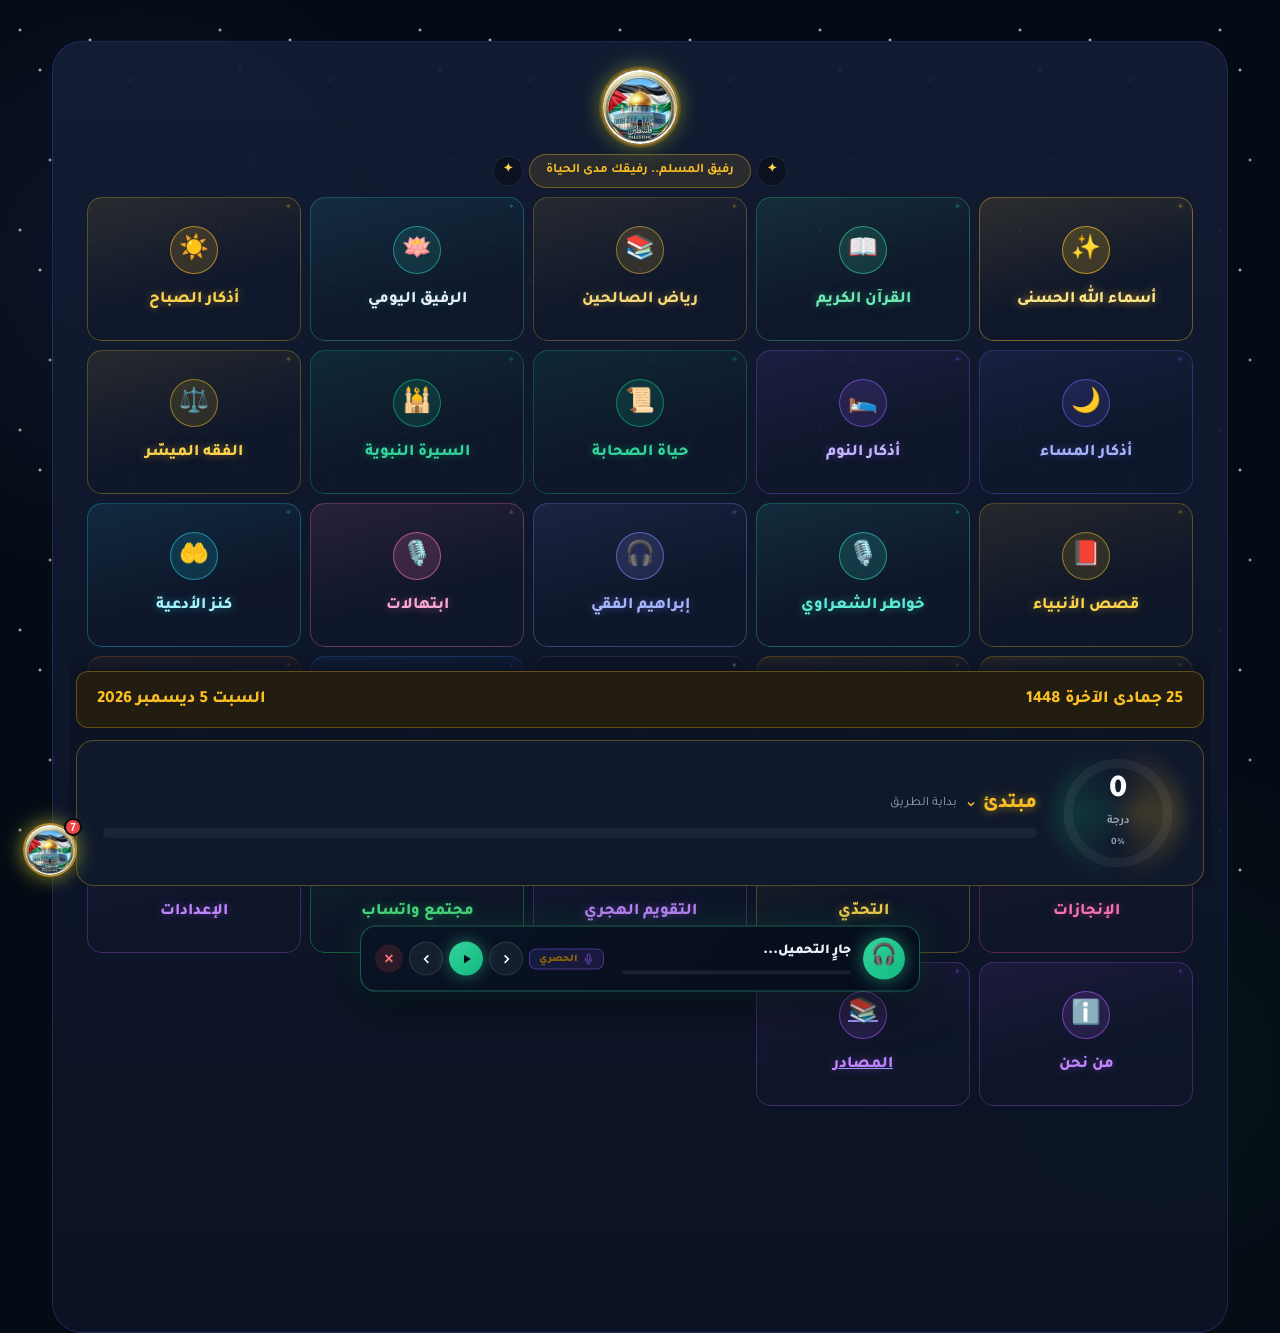
<file: index.html>
<!doctype html><html lang="ar" dir="rtl"><head><meta http-equiv="Content-Security-Policy" content="default-src 'self'; script-src 'self' 'unsafe-inline'; style-src 'self' 'unsafe-inline'; img-src 'self' data: blob: https:; media-src 'self' blob: https:; font-src 'self' data:; connect-src 'self' https:; frame-src 'self'; worker-src 'self' blob:; manifest-src 'self'; object-src 'none'; base-uri 'self'; form-action 'self'; upgrade-insecure-requests"><meta charset="UTF-8"><meta name="referrer" content="strict-origin-when-cross-origin"><script src="./rafiq-storage-shim.js"></script><script src="./rafiq-sw-warm.js" defer></script><script>try{if(localStorage.getItem("rfq_calm_mode")==="1")document.documentElement.classList.add("calm-mode")}catch(e){}window.__pwaPrompt=null;window.__hubInstallChoiceMade=true;try{localStorage.setItem("rfq_hub_unlocked","1")}catch(e){}window.revealHubAfterInstallChoice=function(choice){window.__hubInstallChoiceMade=true;try{localStorage.setItem("rfq_hub_unlocked","1")}catch(e){}var banner=document.getElementById("pwa-install-banner");if(banner)banner.remove();document.body.classList.add("hub-unlocked");if(typeof rafiqHubSync==="function")rafiqHubSync();if(typeof window._forceBubbleLeft==="function")requestAnimationFrame(window._forceBubbleLeft)};(function(){var lowPower=window.matchMedia&&window.matchMedia("(max-width:700px)").matches;var fewCores=(navigator.hardwareConcurrency||8)<=4;var reduced=window.matchMedia&&window.matchMedia("(prefers-reduced-motion: reduce)").matches;if(lowPower||fewCores||reduced)document.documentElement.classList.add("rfq-battery-saver");document.addEventListener("visibilitychange",function(){document.documentElement.classList.toggle("rfq-hidden",document.hidden)},{passive:true});window.addEventListener("pagehide",function(){try{if(typeof flushPendingSave==="function")flushPendingSave();else if(typeof svD==="function")svD()}catch(e){}},{passive:true})})();window.addEventListener("beforeinstallprompt",function(e){e.preventDefault();window.__pwaPrompt=e;var btn=document.getElementById("pwa-install-btn");if(btn)btn.onclick=function(){if(typeof window.revealHubAfterInstallChoice==="function")window.revealHubAfterInstallChoice("install");if(window.__pwaPrompt){window.__pwaPrompt.prompt();window.__pwaPrompt.userChoice.then(function(){window.__pwaPrompt=null;var b=document.getElementById("pwa-install-banner");if(b)b.remove()})}}});</script><meta name="viewport" content="width=device-width,initial-scale=1">
<meta name="description" content="مصحف وتفسير، أذكار الصباح والمساء والنوم بصوت 4 قرّاء، سبحة إلكترونية، مواقيت الصلاة والقبلة، رياض الصالحين وقصص الصحابة. تشتغل على الموبايل والكمبيوتر، وبدون إنترنت بعد التحميل.">
<link rel="canonical" href="https://mmustafa22.github.io/Rafiq-AlMuslim/">
<meta property="og:type" content="website">
<meta property="og:site_name" content="رفيق المسلم">
<meta property="og:locale" content="ar_AR">
<meta property="og:url" content="https://mmustafa22.github.io/Rafiq-AlMuslim/">
<meta property="og:title" content="رفيق المسلم — رفيقك اليومي في مكان واحد">
<meta property="og:description" content="مصحف وتفسير، أذكار الصباح والمساء والنوم بصوت 4 قرّاء، سبحة إلكترونية، مواقيت الصلاة والقبلة، رياض الصالحين وقصص الصحابة. تشتغل على الموبايل والكمبيوتر، وبدون إنترنت بعد التحميل.">
<meta property="og:image" content="https://mmustafa22.github.io/Rafiq-AlMuslim/og-image.jpg">
<meta property="og:image:type" content="image/jpeg">
<meta property="og:image:width" content="1200">
<meta property="og:image:height" content="630">
<meta property="og:image:alt" content="رفيق المسلم — مصحف وأذكار وسبحة ومواقيت الصلاة في تطبيق واحد">
<meta name="twitter:card" content="summary_large_image">
<meta name="twitter:title" content="رفيق المسلم — رفيقك اليومي في مكان واحد">
<meta name="twitter:description" content="مصحف وتفسير، أذكار الصباح والمساء والنوم بصوت 4 قرّاء، سبحة إلكترونية، مواقيت الصلاة والقبلة، رياض الصالحين وقصص الصحابة. تشتغل على الموبايل والكمبيوتر، وبدون إنترنت بعد التحميل.">
<meta name="twitter:image" content="https://mmustafa22.github.io/Rafiq-AlMuslim/og-image.jpg"><link rel="manifest" href="./manifest.json"><link rel="icon" type="image/png" sizes="32x32" href="./favicon-32.png"><link rel="icon" type="image/png" sizes="16x16" href="./favicon-16.png"><link rel="apple-touch-icon" href="./apple-touch-icon.png"><link rel="shortcut icon" href="./favicon.ico"><meta name="mobile-web-app-capable" content="yes"><meta name="apple-mobile-web-app-capable" content="yes"><meta name="apple-mobile-web-app-status-bar-style" content="black-translucent"><meta name="apple-mobile-web-app-title" content="رفيق المسلم"><meta name="theme-color" content="#050b14"><title>رفيق المسلم — رفيقك اليومي في مكان واحد</title><link rel="stylesheet" href="./rafiq-fonts.css?v=1"><link rel="stylesheet" href="./index-style-01.css?v=2"><style id="rafiq-hub-reference-cards">#rafiqHub{width:min(560px,calc(100vw - 28px))!important;min-height:60px!important}#rafiqHubMenu{left:0!important;bottom:72px!important;width:min(560px,calc(100vw - 28px))!important;max-height:calc(100vh - 112px);overflow-y:auto;overflow-x:hidden;padding:2px 0;gap:12px!important}.hub-btn{width:100%!important;min-height:90px;padding:12px 21px!important;border-width:1.5px!important;border-radius:23px!important;gap:16px!important;direction:ltr!important;justify-content:flex-start;box-shadow:0 10px 32px rgba(0,0,0,.42),0 0 24px rgba(212,175,55,.18),inset 0 1px 0 rgba(255,236,179,.13)!important;font-size:1.18rem!important;letter-spacing:.1px;background:linear-gradient(110deg,rgba(66,48,22,.92),rgba(26,19,10,.96))!important;border-color:rgba(212,175,55,.78)!important;color:#fffdf3!important;backdrop-filter:blur(14px);-webkit-backdrop-filter:blur(14px)}.hub-btn .hub-ic{width:70px!important;height:70px!important;min-width:70px!important;font-size:30px!important;border-radius:22px!important;border:1px solid rgba(255,255,255,.22)!important;background:linear-gradient(180deg,#ff9500,#ff6b00)!important;box-shadow:0 5px 16px rgba(255,107,0,.45),inset 0 1px 0 rgba(255,255,255,.3)!important}.hub-btn .hub-lbl{direction:rtl!important;text-align:right;align-items:flex-start;line-height:1.22}.hub-btn .hub-lbl span:not(.hub-sub){color:#fffdf3!important;text-shadow:0 0 10px rgba(255,215,0,.18)}.hub-btn .hub-sub{font-size:.86rem!important;margin-top:5px!important;padding:3px 12px!important;border-radius:11px!important}.hub-btn:hover{transform:translateX(5px) scale(1.015)!important;box-shadow:0 12px 36px rgba(0,0,0,.5),0 0 34px rgba(212,175,55,.32),inset 0 1px 0 rgba(255,236,179,.16)!important}@media (max-width:600px){#rafiqHub{width:calc(100vw - 28px)!important;left:12px!important}#rafiqHubMenu{width:calc(100vw - 28px)!important;bottom:66px!important;gap:10px!important}.hub-btn{min-height:80px;padding:10px 16px!important;gap:12px!important;font-size:1rem!important}.hub-btn .hub-ic{width:58px!important;height:58px!important;min-width:58px!important;font-size:25px!important;border-radius:18px!important}.hub-btn .hub-sub{font-size:.8rem!important}}@media (max-height:620px){.hub-btn{min-height:68px;padding:7px 14px!important}.hub-btn .hub-ic{width:48px!important;height:48px!important;min-width:48px!important;font-size:21px!important}.hub-btn .hub-sub{font-size:.74rem!important}}</style><style id="rfq-battery-performance-style">html.rfq-battery-saver #rafiqHubToggle,html.rfq-battery-saver #rafiqHubToggle .hub-toggle-img-wrap,html.rfq-battery-saver .ach-card.done::after,html.rfq-battery-saver .btn-nav,html.rfq-battery-saver .home-tile .ht-icon,html.rfq-battery-saver .home-tile .ht-star,html.rfq-battery-saver .hub-btn::after,html.rfq-battery-saver .hub-btn::before,html.rfq-battery-saver .scr-card::before,html.rfq-battery-saver .stars,html.rfq-battery-saver .suc-ic{animation:none!important}html.rfq-battery-saver .ach-box,html.rfq-battery-saver .athkar-book-tabs,html.rfq-battery-saver .book-nav,html.rfq-battery-saver .hdr,html.rfq-battery-saver .mdl,html.rfq-battery-saver .stats-box,html.rfq-battery-saver .suc-mdl{backdrop-filter:none!important;-webkit-backdrop-filter:none!important}html.rfq-hidden #rafiqHub,html.rfq-hidden .rm-quick-hud,html.rfq-hidden .stars{animation-play-state:paused!important}@media (prefers-reduced-motion:reduce){*,::after,::before{animation-duration:.01ms!important;animation-iteration-count:1!important;scroll-behavior:auto!important}}.ath-play-btn{display:inline-flex;align-items:center;justify-content:center;gap:6px;background:linear-gradient(135deg,rgba(52,211,153,.22),rgba(16,185,129,.14));border:1px solid rgba(52,211,153,.45);color:#34d399;padding:7px 13px;border-radius:9px;font-size:.78rem;font-weight:900;cursor:pointer;font-family:Tajawal,sans-serif;transition:all .25s;flex-shrink:0;line-height:1}.ath-play-btn:hover{background:linear-gradient(135deg,rgba(52,211,153,.38),rgba(16,185,129,.24));box-shadow:0 0 18px rgba(52,211,153,.4);transform:translateY(-1px)}.ath-play-btn.playing{background:linear-gradient(135deg,rgba(251,191,36,.28),rgba(212,168,71,.18));border-color:rgba(251,191,36,.6);color:#fbbf24;box-shadow:0 0 20px rgba(251,191,36,.45);animation:athPulse 1.4s ease-in-out infinite}@keyframes athPulse{0%,to{box-shadow:0 0 12px rgba(251,191,36,.35)}50%{box-shadow:0 0 22px rgba(251,191,36,.6)}}.ath-play-btn svg{width:14px;height:14px;flex-shrink:0}.ath-playall-btn{display:inline-flex;align-items:center;gap:6px;background:linear-gradient(135deg,rgba(52,211,153,.22),rgba(16,185,129,.14));border:1px solid rgba(52,211,153,.45);color:#34d399;padding:7px 13px;border-radius:10px;font-size:.78rem;font-weight:900;cursor:pointer;font-family:Tajawal,sans-serif;transition:all .25s;flex-shrink:0;line-height:1}.ath-playall-btn:hover{background:linear-gradient(135deg,rgba(52,211,153,.38),rgba(16,185,129,.24));box-shadow:0 0 18px rgba(52,211,153,.4);transform:translateY(-1px)}.ath-playall-btn.playing{background:linear-gradient(135deg,rgba(251,191,36,.28),rgba(212,168,71,.18));border-color:rgba(251,191,36,.6);color:#fbbf24;animation:athPulse 1.4s ease-in-out infinite}.ath-playall-btn svg{width:14px;height:14px}.ath-card-playing{border-color:rgba(52,211,153,.65)!important;box-shadow:0 0 28px rgba(52,211,153,.32),0 0 60px rgba(52,211,153,.12)!important;position:relative}.ath-card-playing::before{content:"";position:absolute;top:0;left:0;right:0;height:3px;background:linear-gradient(90deg,#34d399,#fbbf24,#34d399);background-size:200% 100%;animation:athSlide 2s linear infinite}@keyframes athSlide{0%{background-position:0 0}to{background-position:200%0}}@keyframes athBadgePulse{0%,to{transform:scale(1);box-shadow:0 4px 14px rgba(251,191,36,.4),0 0 0 1px rgba(251,191,36,.5)}50%{transform:scale(1.04);box-shadow:0 6px 20px rgba(251,191,36,.55),0 0 0 1px rgba(251,191,36,.7)}}.mp-reciter-btn{display:inline-flex;align-items:center;gap:5px;background:linear-gradient(135deg,rgba(99,102,241,.18),rgba(168,85,247,.18));border:1px solid rgba(168,85,247,.35);color:#c4b5fd;padding:3px 9px;border-radius:7px;cursor:pointer;font-size:.65rem;font-weight:700;font-family:Tajawal,sans-serif;margin-right:6px;transition:all .2s}.mp-reciter-btn:hover{background:linear-gradient(135deg,rgba(99,102,241,.3),rgba(168,85,247,.3));color:#ddd6fe;transform:scale(1.05)}.mp-reciter-btn svg{width:11px;height:11px}#mpReciterName{color:#fbbf24;font-weight:900}.ath-reciter-overlay{position:fixed;inset:0;z-index:9800;background:rgba(0,0,0,.75);backdrop-filter:blur(6px);-webkit-backdrop-filter:blur(6px);display:flex;align-items:center;justify-content:center;padding:20px;animation:athFadeIn .2s ease-out}@keyframes athFadeIn{0%{opacity:0}to{opacity:1}}.ath-reciter-menu{background:linear-gradient(135deg,rgba(15,23,42,.98),rgba(5,12,28,.98));border:1px solid rgba(251,191,36,.3);border-radius:18px;padding:22px;width:min(380px,90vw);box-shadow:0 30px 80px rgba(0,0,0,.6);animation:athSlideUp .3s cubic-bezier(.16,1,.3,1)}@keyframes athSlideUp{0%{transform:translateY(20px);opacity:0}to{transform:translateY(0);opacity:1}}.ath-reciter-menu-title{font-family:Tajawal,sans-serif;font-size:1.1rem;font-weight:900;color:#fbbf24;text-align:center;margin-bottom:16px;letter-spacing:.02em}.ath-reciter-item{display:flex;align-items:center;gap:12px;width:100%;background:rgba(255,255,255,.04);border:1px solid rgba(255,255,255,.08);padding:13px 16px;border-radius:11px;cursor:pointer;margin-bottom:8px;color:#f1f5f9;font-family:Tajawal,sans-serif;font-size:.95rem;font-weight:600;transition:all .2s;text-align:right}.ath-reciter-item:hover{background:rgba(251,191,36,.12);border-color:rgba(251,191,36,.4);transform:translateX(-3px)}.ath-reciter-item.selected{background:linear-gradient(135deg,rgba(251,191,36,.18),rgba(245,158,11,.18));border-color:rgba(251,191,36,.55);color:#fbbf24}.ath-reciter-item.selected::before{content:"✓";font-size:1rem;color:#34d399;margin-left:8px}.ath-reciter-close{display:block;width:100%;margin-top:14px;background:rgba(239,68,68,.15);border:1px solid rgba(239,68,68,.3);color:#fca5a5;padding:11px;border-radius:10px;cursor:pointer;font-family:Tajawal,sans-serif;font-size:.9rem;font-weight:700;transition:all .2s}.ath-reciter-close:hover{background:rgba(239,68,68,.25)}
.ath-reciter-row{display:flex;gap:8px;align-items:stretch;margin-bottom:8px}
.ath-reciter-row .ath-reciter-item{flex:1;min-width:0;margin-bottom:0}
.ath-reciter-name{flex:1;min-width:0;overflow:hidden;text-overflow:ellipsis;white-space:nowrap}
.ath-reciter-cov{flex:none;font-size:.66rem;font-weight:800;padding:3px 7px;border-radius:9px;white-space:nowrap;font-family:Tajawal,sans-serif}
.ath-reciter-cov.cov-ayah{background:rgba(52,211,153,.14);color:#34d399;border:1px solid rgba(52,211,153,.32)}
.ath-reciter-cov.cov-full{background:rgba(251,191,36,.14);color:#fbbf24;border:1px solid rgba(251,191,36,.32)}
.ath-reciter-off{margin-inline-start:auto;font-size:.72rem;color:#34d399;font-weight:800;white-space:nowrap}
.ath-reciter-try{flex:none;width:46px;border:1px solid rgba(251,191,36,.35);background:rgba(251,191,36,.1);color:#fbbf24;border-radius:11px;cursor:pointer;font-size:1.05rem;line-height:1;transition:all .2s;display:grid;place-items:center}
.ath-reciter-try:hover{background:rgba(251,191,36,.22);transform:translateY(-1px)}
.ath-reciter-try.playing{background:rgba(52,211,153,.18);border-color:rgba(52,211,153,.45);color:#34d399}
.ath-reciter-count{display:inline-grid;place-items:center;min-width:24px;height:24px;padding:0 7px;margin-inline-start:6px;border-radius:12px;background:rgba(52,211,153,.16);color:#34d399;font-size:.74rem;font-weight:900;vertical-align:middle}
.ath-reciter-note{font-size:.75rem;color:#94a3b8;text-align:center;margin:0 0 12px;line-height:1.7;font-family:Tajawal,sans-serif}
@media(max-width:380px){.ath-reciter-cov{display:none}}#athMiniPlayer{position:fixed;left:50%;bottom:14px;transform:translateX(-50%) translateY(160%);width:min(560px,calc(100vw - 24px));z-index:9500;background:linear-gradient(135deg,rgba(10,20,38,.98),rgba(5,12,28,.98));backdrop-filter:blur(18px);-webkit-backdrop-filter:blur(18px);border:1px solid rgba(52,211,153,.4);border-radius:16px;box-shadow:0 12px 40px rgba(0,0,0,.6),0 0 30px rgba(52,211,153,.18);padding:11px 14px;display:flex;align-items:center;gap:12px;transition:transform .45s cubic-bezier(.34,1.56,.64,1);font-family:Tajawal,sans-serif}#athMiniPlayer.show{transform:translateX(-50%) translateY(0)}#athMiniPlayer .mp-icon{width:42px;height:42px;border-radius:50%;flex-shrink:0;background:linear-gradient(135deg,#34d399,#10b981);display:flex;align-items:center;justify-content:center;color:#05101e;font-size:1.3rem;box-shadow:0 0 18px rgba(52,211,153,.55)}#athMiniPlayer.is-tts .mp-icon{background:linear-gradient(135deg,#a78bfa,#8b5cf6);box-shadow:0 0 18px rgba(167,139,250,.55)}#athMiniPlayer .mp-info{flex:1;min-width:0;display:flex;flex-direction:column;gap:3px}#athMiniPlayer .mp-title{font-size:.86rem;font-weight:900;color:#edf2fa;white-space:nowrap;overflow:hidden;text-overflow:ellipsis;line-height:1.3}#athMiniPlayer .mp-sub{font-size:.7rem;color:#94a3b8;white-space:nowrap;overflow:hidden;text-overflow:ellipsis;line-height:1.2}#athMiniPlayer .mp-sub .mp-quran-tag{display:inline-block;background:rgba(52,211,153,.18);color:#34d399;border:1px solid rgba(52,211,153,.35);padding:1px 7px;border-radius:6px;font-weight:800;margin-left:6px;font-size:.65rem}#athMiniPlayer .mp-sub .mp-round-tag{display:inline-block;background:linear-gradient(135deg,rgba(251,191,36,.22),rgba(245,158,11,.22));color:#fbbf24;border:1px solid rgba(251,191,36,.45);padding:1px 8px;border-radius:7px;font-weight:900;margin-left:0;margin-right:6px;font-size:.66rem;letter-spacing:.02em;box-shadow:0 0 8px rgba(251,191,36,.18);animation:mpRoundPulse 2s ease-in-out infinite}@keyframes mpRoundPulse{0%,to{box-shadow:0 0 6px rgba(251,191,36,.15)}50%{box-shadow:0 0 12px rgba(251,191,36,.35)}}#athMiniPlayer .mp-sub .mp-tts-tag{display:inline-block;background:rgba(167,139,250,.18);color:#a78bfa;border:1px solid rgba(167,139,250,.35);padding:1px 7px;border-radius:6px;font-weight:800;margin-left:6px;font-size:.65rem}#athMiniPlayer .mp-progress-wrap{position:relative;height:4px;background:rgba(255,255,255,.07);border-radius:3px;overflow:hidden;margin-top:4px}#athMiniPlayer .mp-progress{height:100%;width:0%;background:linear-gradient(90deg,#34d399,#fbbf24);border-radius:3px;transition:width .25s linear}#athMiniPlayer.is-tts .mp-progress{background:linear-gradient(90deg,#a78bfa,#fbbf24)}#athMiniPlayer .mp-ctrl{display:flex;align-items:center;gap:6px;flex-shrink:0}#athMiniPlayer .mp-btn{width:34px;height:34px;border-radius:50%;border:1px solid rgba(255,255,255,.12);background:rgba(255,255,255,.05);color:#f8fafc;cursor:pointer;display:flex;align-items:center;justify-content:center;transition:all .2s}#athMiniPlayer .mp-btn:hover{background:rgba(255,255,255,.12);transform:scale(1.06)}#athMiniPlayer .mp-btn svg{width:15px;height:15px}#athMiniPlayer .mp-btn.main{background:linear-gradient(135deg,#34d399,#10b981);color:#05101e;border:0;box-shadow:0 0 15px rgba(52,211,153,.5)}#athMiniPlayer.is-tts .mp-btn.main{background:linear-gradient(135deg,#a78bfa,#8b5cf6);box-shadow:0 0 15px rgba(167,139,250,.5)}#athMiniPlayer .mp-btn.main:hover{transform:scale(1.1)}#athMiniPlayer .mp-close{width:28px;height:28px;border-radius:50%;border:0;background:rgba(239,68,68,.15);color:#f87171;cursor:pointer;display:flex;align-items:center;justify-content:center;font-size:1rem;font-weight:900;transition:all .2s}#athMiniPlayer .mp-close:hover{background:rgba(239,68,68,.3)}@keyframes athWave{0%,to{transform:scaleY(.4)}50%{transform:scaleY(1)}}#athVoicePanel.show{transform:translateX(-50%) translateY(0)}#athVoicePanel .vp-item.active{background:linear-gradient(135deg,rgba(167,139,250,.18),rgba(139,92,246,.08));border-color:rgba(167,139,250,.5);box-shadow:0 0 14px rgba(167,139,250,.25)}#athVoicePanel .vp-item.active .vp-nm{color:#a5b4fc}@keyframes athBlink{0%,to{opacity:.3}50%{opacity:1}}@media (max-width:600px){#athMiniPlayer{padding:10px 12px;gap:10px;bottom:calc(70px + env(safe-area-inset-bottom,0));flex-wrap:wrap;row-gap:2px}#athMiniPlayer .mp-icon{width:38px;height:38px;font-size:1.15rem}#athMiniPlayer .mp-info{flex:1 1 0px;min-width:0}#athMiniPlayer .mp-title{font-size:.8rem}#athMiniPlayer .mp-sub{font-size:.66rem}#athMiniPlayer .mp-progress-wrap{margin-top:5px}#athMiniPlayer .mp-ctrl{flex-basis:100%;flex-shrink:1;justify-content:center;gap:10px;padding-top:9px;margin-top:7px;border-top:1px solid rgba(255,255,255,.08)}#athMiniPlayer .mp-btn{width:37px;height:37px}#athMiniPlayer .mp-btn svg{width:15px;height:15px}#athMiniPlayer .mp-btn.main{width:42px;height:42px}#athMiniPlayer .mp-close{width:33px;height:33px;font-size:1.1rem}#athMiniPlayer .mp-reciter-btn{margin-right:0;padding:5px 12px;font-size:.7rem}#athMiniPlayer .mp-reciter-btn svg{width:12px;height:12px}body.ath-mp-on #athMCont,body.ath-mp-on #athNCont,body.ath-mp-on #athSCont{padding-bottom:210px!important}}.ath-pagebar{padding-bottom:calc(10px + env(safe-area-inset-bottom,0))!important}</style><style id="rfq-unified-experience-style">:root{--rfq-font-scale:1;--rfq-gold:#f4c95d;--rfq-ink:#07111f;--rfq-glass:rgba(14,29,49,.88)}body{font-size:calc(1rem*var(--rfq-font-scale));padding-bottom:86px;transition:background .3s,color .3s}body.rfq-panel-open{overflow:hidden}#rfqEnhRoot{direction:rtl;font-family:Tajawal,sans-serif}.rfq-topbar{position:fixed;top:0;right:0;left:0;z-index:1800;display:flex;align-items:center;justify-content:space-between;padding:10px max(14px,env(safe-area-inset-left)) 10px max(14px,env(safe-area-inset-right));background:linear-gradient(180deg,rgba(5,13,25,.96),rgba(5,13,25,.78));border-bottom:1px solid rgba(244,201,93,.16);backdrop-filter:blur(16px);-webkit-backdrop-filter:blur(16px)}.rfq-bottom-nav button,.rfq-brand,.rfq-top-actions button{border:0;background:0 0;color:inherit;font-family:inherit;cursor:pointer}.rfq-brand{display:flex;align-items:center;gap:9px;text-align:right}.rfq-brand-mark{display:grid;place-items:center;width:35px;height:35px;border-radius:12px;color:#101927;font-weight:900;background:linear-gradient(135deg,#ffe9a6,#d8a83a);box-shadow:0 4px 18px rgba(244,201,93,.28)}.rfq-brand b{display:block;color:#ffe6a1;font-size:1rem}.rfq-brand small{display:block;color:#9fb0c6;font-size:.64rem;font-weight:700}.rfq-top-actions{display:flex;gap:5px}.rfq-top-actions button{width:36px;height:36px;border-radius:11px;color:#f5d987;font-size:1.35rem}.rfq-top-actions button:hover{background:rgba(255,255,255,.08)}#rfqOnlineDot{width:9px;height:9px;margin:13px 4px;border-radius:50%;background:#34d399;box-shadow:0 0 10px #34d399}#rfqOnlineDot.offline{background:#fb923c;box-shadow:0 0 10px #fb923c}.rfq-enh-panel{position:fixed;inset:0;z-index:1700;display:flex;align-items:flex-end;justify-content:center;padding:72px 12px 84px;background:rgba(1,7,16,.72);opacity:0;pointer-events:none;transition:opacity .22s ease}.rfq-enh-panel.show{opacity:1;pointer-events:auto}.rfq-panel-card{width:min(680px,100%);max-height:calc(100vh - 130px);overflow:auto;padding:20px;border:1px solid rgba(244,201,93,.23);border-radius:26px 26px 18px 18px;background:linear-gradient(155deg,rgba(18,39,61,.98),rgba(7,18,32,.98));box-shadow:0 20px 70px rgba(0,0,0,.5);transform:translateY(20px);transition:transform .25s ease}.rfq-enh-panel.show .rfq-panel-card{transform:translateY(0)}.rfq-panel-card h2{margin:0 0 4px;color:#ffe39a}.rfq-close{float:left;width:40px;height:40px;border:1px solid rgba(255,255,255,.14);border-radius:50%;background:rgba(255,255,255,.06);color:#fff;font-size:1.3rem;cursor:pointer}.rfq-hero{padding:12px 4px 18px}.rfq-eyebrow{color:#34d399;font-size:.76rem;font-weight:900}.rfq-hero h2{font-size:1.65rem;margin:4px 0;color:#fff}.rfq-hero p,.rfq-muted{color:#9fb0c6;font-size:.82rem}.rfq-primary{width:100%;display:flex;justify-content:space-between;align-items:center;margin-top:16px;padding:14px 17px;border:1px solid rgba(244,201,93,.4);border-radius:15px;background:linear-gradient(110deg,rgba(244,201,93,.2),rgba(52,211,153,.08));color:#ffe7a0;font:inherit;font-weight:900;cursor:pointer}.rfq-section-title{display:flex;justify-content:space-between;align-items:center;margin:15px 0 8px;color:#f5d987}.rfq-link,.rfq-section-title span{color:#8ea6c2;font-size:.76rem}.rfq-link{border:0;background:0 0;cursor:pointer;font-family:inherit;padding:12px 8px;margin:-12px -8px}.rfq-plan{display:grid;grid-template-columns:1fr 1fr;gap:9px}.rfq-plan button{display:flex;flex-direction:column;align-items:flex-start;gap:2px;padding:13px;border:1px solid rgba(255,255,255,.09);border-radius:15px;background:rgba(255,255,255,.045);color:#fff;text-align:right;font-family:inherit;cursor:pointer}.rfq-plan button:hover,.rfq-quick button:hover{border-color:rgba(244,201,93,.5);transform:translateY(-2px)}.rfq-plan b{font-size:1.35rem}.rfq-plan span{font-weight:900}.rfq-plan small{color:#8ea6c2}.rfq-quick{display:grid;grid-template-columns:repeat(3,1fr);gap:7px}.rfq-quick button{padding:11px 5px;border:1px solid rgba(255,255,255,.09);border-radius:12px;background:rgba(255,255,255,.04);color:#dfe9f5;font:inherit;font-size:.76rem;cursor:pointer;transition:.2s}.rfq-mini-stats{display:grid;gap:6px}.rfq-mini-stats div,.rfq-progress-list div{display:flex;justify-content:space-between;padding:9px 11px;border-radius:10px;background:rgba(255,255,255,.045);color:#c9d6e7;font-size:.8rem}.rfq-mini-stats span.done,.rfq-progress-list b{color:#34d399}.rfq-input{width:100%;box-sizing:border-box;margin:16px 0;padding:13px 14px;border:1px solid rgba(244,201,93,.3);border-radius:13px;background:rgba(0,0,0,.2);color:#fff;font:inherit;outline:0}.rfq-result{display:block;width:100%;margin:7px 0;padding:11px 13px;border:1px solid rgba(255,255,255,.08);border-radius:12px;background:rgba(255,255,255,.04);color:#fff;text-align:right;font-family:inherit;cursor:pointer}.rfq-result:hover{border-color:#f4c95d}.rfq-result small,.rfq-result strong,.rfq-result-type{display:block}.rfq-result-type{color:#f4c95d;font-size:.68rem}.rfq-result small{margin-top:4px;color:#9fb0c6;line-height:1.6}.rfq-empty{padding:18px;text-align:center;color:#8ea6c2}.rfq-stat-grid{display:grid;grid-template-columns:repeat(3,1fr);gap:7px;margin:14px 0}.rfq-stat-grid div{padding:12px 5px;text-align:center;border-radius:13px;background:rgba(255,255,255,.05)}.rfq-stat-grid b{display:block;color:#f4c95d;font-size:1.35rem}.rfq-stat-grid span{color:#9fb0c6;font-size:.7rem}.rfq-progress-list{display:grid;gap:6px}.rfq-setting{display:flex;justify-content:space-between;align-items:center;padding:14px 2px;border-bottom:1px solid rgba(255,255,255,.08);color:#dbe7f5}.rfq-setting input[type=checkbox]{accent-color:#f4c95d;width:20px;height:20px}.rfq-setting select{padding:7px 10px;border-radius:9px;background:#10253c;color:#fff;border:1px solid rgba(244,201,93,.3)}.rfq-outline{width:100%;margin-top:18px;padding:12px;border:1px solid rgba(52,211,153,.4);border-radius:12px;background:rgba(52,211,153,.08);color:#6ee7b7;font:inherit;font-weight:800;cursor:pointer}.rfq-offline-note{margin-top:12px;padding:11px;border-radius:11px;background:rgba(52,211,153,.08);color:#6ee7b7;font-size:.77rem}.rfq-bottom-nav{position:fixed;bottom:0;right:0;left:0;z-index:1600;display:grid;grid-template-columns:repeat(5,1fr);padding:7px 8px max(7px,env(safe-area-inset-bottom));background:rgba(5,13,25,.95);border-top:1px solid rgba(244,201,93,.17);backdrop-filter:blur(16px);-webkit-backdrop-filter:blur(16px)}.rfq-bottom-nav button{display:flex;flex-direction:column;align-items:center;gap:2px;color:#8ea6c2;font-size:.65rem}.rfq-bottom-nav b{font-size:1.2rem;color:#f4c95d}.rfq-light{--bg-primary:#f4f1e8!important;--text-primary:#172235!important;--text-secondary:#55657b!important;background:#f4f1e8!important}.rfq-light .rfq-bottom-nav,.rfq-light .rfq-topbar{background:rgba(246,244,237,.94);color:#172235}.rfq-light .rfq-panel-card{background:#fffdf7;color:#172235}.rfq-light .rfq-mini-stats div,.rfq-light .rfq-plan button,.rfq-light .rfq-quick button{background:rgba(20,35,50,.06);color:#172235}.rfq-calm *,.rfq-calm :after,.rfq-calm :before{animation:none!important;transition-duration:.01ms!important}.rfq-calm .stars{display:none}.rfq-panel-open .rfq-bottom-nav{display:none}@media (max-width:600px){.rfq-topbar{padding-top:max(9px,env(safe-area-inset-top))}.rfq-panel-card{padding:17px;border-radius:23px 23px 12px 12px}.rfq-quick{grid-template-columns:repeat(3,1fr)}.rfq-stat-grid{grid-template-columns:repeat(3,1fr)}}</style><style id="rfq-header-scroll-fix">body{padding-top:72px!important;padding-bottom:0!important}.rfq-topbar{height:72px;box-sizing:border-box;padding:0 18px!important;background:#07111f!important;border-bottom:1px solid rgba(255,255,255,.07)!important;box-shadow:0 5px 18px rgba(0,0,0,.18);backdrop-filter:none!important;-webkit-backdrop-filter:none!important}.rfq-brand{gap:9px}.rfq-brand-mark{width:36px;height:36px;border-radius:12px;background:linear-gradient(145deg,#f9d873,#d9a92f);box-shadow:none}.rfq-brand b{font-size:1rem;color:#f2d37a}.rfq-brand small{font-size:.62rem;color:#9aa9bb}.rfq-top-actions{direction:ltr;align-items:center;gap:10px}.rfq-top-actions button{width:28px;height:32px;padding:0;color:#f5d987;font-size:1.18rem}.rfq-top-actions button:first-child{order:2}.rfq-top-actions button:nth-child(2){order:1}.rfq-top-actions #rfqOnlineDot{order:0;margin:0 2px;width:9px;height:9px;background:#34d399;box-shadow:0 0 9px #34d399}.rfq-bottom-nav{display:none!important}#rfqEnhRoot .rfq-panel-card{padding-top:20px}#athMCont,#athNCont,#athSCont{overflow-anchor:none}body.ath-open #mainApp,body.ath-open .stars{visibility:hidden}body.ath-open #mainApp *,body.ath-open #mainApp ::after,body.ath-open #mainApp ::before,body.ath-open #rafiqHub,body.ath-open #rafiqHub *,body.ath-open #rafiqHub ::after,body.ath-open #rafiqHub ::before,body.ath-open .rm-update-icon,body.ath-open .stars,body.ath-open .stars *{animation-play-state:paused!important}@media (max-width:600px){.rfq-topbar{padding-left:12px!important;padding-right:12px!important}.rfq-brand small{font-size:.58rem}}</style><style id="rfq-remove-header-back-scroll">body{padding-top:0!important}#rfqEnhRoot .rfq-topbar{display:none!important}</style><style id="rfq-performance-hints">.page:not(.active),[id$=Overlay]:not([style*="display: flex"]){content-visibility:auto;contain:layout paint}</style><style id="rfq-ath-dropdown">.ath-drop-tg{position:relative;display:flex;align-items:center;gap:8px;width:100%;padding:7px 12px 9px;margin:0;border:1px solid rgba(255,255,255,.09);border-radius:11px;background:rgba(255,255,255,.04);color:#cbd5e1;font:800 .76rem Tajawal,sans-serif;cursor:pointer;overflow:hidden;-webkit-tap-highlight-color:transparent;touch-action:manipulation}.ath-drop-tg:focus-visible{outline:2px solid #fbbf24;outline-offset:2px}.ath-drop-lbl{flex:1;text-align:right}.ath-drop-pct{color:var(--ath-c,#fcd34d);font-weight:900;font-variant-numeric:tabular-nums}.ath-drop-chev{flex-shrink:0;color:var(--ath-c,#fcd34d);transition:transform .28s cubic-bezier(.4,0,.2,1)}.ath-drop-tg[aria-expanded=true] .ath-drop-chev{transform:rotate(180deg)}.ath-drop-line{position:absolute;right:0;bottom:0;height:3px;width:var(--ath-p,0%);background:var(--ath-g,linear-gradient(90deg,#10b981,#fbbf24));border-radius:0 0 0 3px;transition:width .5s ease}.ath-drop{display:grid;grid-template-rows:0fr;transition:grid-template-rows .3s cubic-bezier(.4,0,.2,1)}.ath-drop.open{grid-template-rows:1fr}.ath-drop-in{overflow:hidden;min-height:0}.ath-drop-body{padding:8px 2px 2px;display:flex;flex-direction:column;gap:8px;opacity:0;transform:translateY(-4px);transition:opacity .22s ease,transform .22s ease;visibility:hidden}.ath-drop.open .ath-drop-body{opacity:1;transform:none;visibility:visible}.rfo-chip-row{display:flex;justify-content:flex-end;margin:-2px 0 8px}.rfo-chip{display:inline-flex;align-items:center;gap:5px;background:rgba(251,191,36,.1);border:1px solid rgba(251,191,36,.35);color:#fbbf24;padding:8px 12px;border-radius:10px;font:800 .78rem Tajawal,sans-serif;cursor:pointer;flex-shrink:0}.rfo-chip.o{background:rgba(148,163,184,.12);border-color:rgba(148,163,184,.3);color:#cbd5e1}.ath-drop-body .rfo-chip-row{margin:0;justify-content:stretch}.ath-drop-body .rfo-chip{width:100%;justify-content:center;padding:10px 12px}#athOvS{--ath-c:#fcd34d;--ath-g:linear-gradient(90deg,#10b981,#fbbf24)}#athOvM,#athOvN{--ath-c:#a5b4fc;--ath-g:linear-gradient(90deg,#6366f1,#8b5cf6)}@media (prefers-reduced-motion:reduce){.ath-drop,.ath-drop-body,.ath-drop-chev,.ath-drop-line{transition:none}}</style><style id="rfq-scroll-rail">#rfqRail,#rfqScrollHint{display:none}@media (max-width:899px){#rfqRail{position:fixed;right:0;top:14px;bottom:14px;width:24px;z-index:90;touch-action:none;display:none}#rfqRail.on{display:block}#rfqRail .rr-track{position:absolute;right:4px;top:0;bottom:0;width:6px;border-radius:99px;background:rgba(255,255,255,.12);box-shadow:inset 0 0 0 1px rgba(255,255,255,.06)}#rfqRail .rr-thumb{position:absolute;right:3px;width:8px;min-height:44px;border-radius:99px;background:linear-gradient(180deg,#fcd34d,#f59e0b);box-shadow:0 0 10px rgba(251,191,36,.55);top:0}#rfqScrollHint{position:fixed;left:50%;bottom:18px;transform:translateX(-50%);z-index:90;align-items:center;gap:6px;padding:9px 16px;border-radius:999px;border:1px solid rgba(251,191,36,.6);background:rgba(8,14,26,.92);color:#fcd34d;font:800 .82rem Tajawal,sans-serif;box-shadow:0 6px 22px rgba(0,0,0,.55),0 0 16px rgba(251,191,36,.25);cursor:pointer;display:none}#rfqScrollHint.on{display:inline-flex;animation:rfqHintBob 1.4s ease-in-out infinite}#rfqScrollHint .rh-ar{font-size:1rem;line-height:1}}@keyframes rfqHintBob{0%,to{transform:translate(-50%,0)}50%{transform:translate(-50%,6px)}}@media (prefers-reduced-motion:reduce){#rfqScrollHint.on{animation:none}}body.rfq-dragging,body.rfq-dragging *{cursor:grabbing!important;-webkit-user-select:none!important;user-select:none!important}@media (max-width:899px){html body #mainApp.page.active .home-tile,html body #mainApp.page.active .scr-card,html body #mainApp.page.active #dateBannerCard{-webkit-user-drag:none;touch-action:pan-y!important}}</style><style id="rfq-home-v59">:root{--rfq-dock-h:150px}html body .stars{animation:twinkle 8s ease-in-out infinite}body.rfq-home-static>svg[width="0"]{position:absolute}html body #mainApp .scr-card::before{display:none}html body #mainApp .circ::after{animation:none;opacity:.5}html body #mainApp .rafiq-avatar .rafiq-img-wrap{animation:none;will-change:auto}html body #mainApp .rafiq-avatar .rafiq-shine::after{animation:none;display:none}html body #rafiqHub #rafiqHubToggle,html body #rafiqHub #rafiqHubToggle .hub-toggle-img-wrap{animation:none}html body #mainApp .home-tile{will-change:auto}@media (hover:none){html body #mainApp .home-tile:hover{transform:none}html body #mainApp .home-tile:hover::before{left:-120%}}html body #mainApp.container{max-width:1800px;width:calc(100% - 16px);margin:8px auto 0;padding:12px 10px calc(var(--rfq-dock-h) + 22px);border:1px solid rgba(99,102,241,.22);border-radius:24px;background:linear-gradient(180deg,rgba(19,29,52,.92),rgba(11,19,36,.94));overflow-x:clip;overflow-y:visible}html body #mainApp .hdr{position:static;display:block;padding:0;margin:0;border:0;border-radius:0;background:0 0;box-shadow:none!important;overflow:visible;backdrop-filter:none;-webkit-backdrop-filter:none}html body #mainApp .hdr::before,html body #mainApp .hdr::after{display:none}html body #mainApp .usr-info{flex-direction:column;align-items:center;justify-content:center;gap:8px;padding-top:0}html body #mainApp .usr-det{display:flex;flex-direction:column;align-items:center;text-align:center}html body #mainApp #un,html body #mainApp .home-title{display:none}html body #mainApp .rafiq-avatar{width:64px;height:64px;margin:8px 0 0}html body #mainApp .rafiq-avatar .rafiq-ring{width:80px;height:80px}html body #mainApp .rafiq-avatar .rafiq-ring.r2{width:88px;height:88px}html body #mainApp .rafiq-tagline{display:inline-flex;align-items:center;gap:6px;margin:0;text-shadow:none}html body #mainApp .rafiq-tagline #rafiqTaglineText{padding:5px 14px;border-radius:999px;background:rgba(251,191,36,.1);border:1px solid rgba(251,191,36,.35);color:#fbbf24;font-size:.74rem;font-weight:700;line-height:1.5}html body #mainApp .rafiq-tagline .rt-spark{width:26px;height:26px;display:inline-flex;align-items:center;justify-content:center;border-radius:50%;background:rgba(10,17,32,.9);border:1px solid rgba(255,255,255,.08);color:#fcd34d;font-size:.66rem;animation:none}html body #mainApp .home-grid{display:grid;grid-template-columns:repeat(3,minmax(0,1fr));gap:8px;width:100%;margin-top:10px}html body #mainApp .home-tile{min-height:94px;padding:10px 4px 8px;gap:7px;justify-content:center;border-radius:14px;contain:layout paint}html body #mainApp .home-tile .ht-icon{width:40px;height:40px;font-size:1.2rem}html body #mainApp .home-tile .ht-label{font-size:.76rem;line-height:1.3;word-break:normal}html body #rfqHomeDock{position:fixed;left:0;right:0;bottom:calc(8px + env(safe-area-inset-bottom,0));margin-inline:auto;width:calc(100% - 28px);max-width:1752px;z-index:60;display:flex;flex-direction:column;gap:6px;transform:translateZ(0)}html body #rfqHomeDock::before{content:"";position:absolute;inset:-18px -6px 0;z-index:-1;pointer-events:none;background:linear-gradient(180deg,rgba(11,19,36,0),rgba(11,19,36,.97) 20px)}html body #rfqHomeDock .edit-mode-indicator{margin:0}html body #rfqHomeDock .date-banner{margin:0;padding:7px 14px;flex-direction:row;justify-content:space-between;text-align:start;gap:8px;border-radius:12px;background:#221d10}html body #rfqHomeDock .date-h,html body #rfqHomeDock .date-g{font-size:.8rem}html body #rfqHomeDock .scr-card{margin:0;flex-direction:row;flex-wrap:nowrap;justify-content:flex-start;text-align:start;gap:12px;padding:8px 14px 8px 76px;border-radius:14px;background:#10192c;box-shadow:none}html body #rfqHomeDock .circ{width:68px;height:68px;flex:none}html body #rfqHomeDock .c-t strong{font-size:1.25rem;line-height:1.1}html body #rfqHomeDock .c-t span{font-size:.5rem;letter-spacing:0}html body #rfqHomeDock .lvl{flex:1;min-width:0;margin:0;width:auto}html body #rfqHomeDock .lvl-hd{margin-bottom:6px;gap:8px;flex-wrap:wrap}html body #rfqHomeDock .lvl-nm{font-size:1rem}html body #rfqHomeDock .lvl-sb{font-size:.7rem}html body #rfqHomeDock .lvl-bar{height:7px}html body #rfqHomeDock .lvl-det{max-height:34vh;overflow:auto;overscroll-behavior:contain}@media (max-width:899px){html body #rfqRail{bottom:calc(var(--rfq-dock-h) + 24px)}}@media (min-width:641px){html body #mainApp.container{width:calc(100% - 32px);margin-top:14px;padding:16px 14px calc(var(--rfq-dock-h) + 26px)}html body #mainApp .home-grid{grid-template-columns:repeat(5,minmax(0,1fr));gap:10px}html body #mainApp .home-tile{min-height:122px;gap:12px;padding:14px 6px}html body #mainApp .home-tile .ht-icon{width:46px;height:46px;font-size:1.4rem}html body #mainApp .home-tile .ht-label{font-size:.92rem}html body #rfqHomeDock{width:calc(100% - 66px);gap:10px}html body #rfqHomeDock .date-banner{padding:10px 18px}html body #rfqHomeDock .date-h,html body #rfqHomeDock .date-g{font-size:1rem}html body #rfqHomeDock .scr-card{padding:10px 20px 10px 88px;gap:16px}html body #rfqHomeDock .circ{width:90px;height:90px}html body #rfqHomeDock .c-t strong{font-size:1.6rem}html body #rfqHomeDock .c-t span{font-size:.62rem}html body #rfqHomeDock .lvl-nm{font-size:1.1rem}html body #rfqHomeDock .lvl-sb{font-size:.8rem}html body #rfqHomeDock .lvl-bar{height:9px}}@media (min-width:900px){html body #mainApp.container{width:calc(100% - 104px);margin-top:42px;padding:20px 23px calc(var(--rfq-dock-h) + 18px);border-radius:30px}html body #mainApp .rafiq-avatar{width:78px;height:78px;margin:6px 0 0}html body #mainApp .rafiq-avatar .rafiq-ring{width:98px;height:98px}html body #mainApp .rafiq-avatar .rafiq-ring.r2{width:108px;height:108px}html body #mainApp .rafiq-tagline #rafiqTaglineText{font-size:.82rem;padding:6px 16px}html body #mainApp .rafiq-tagline .rt-spark{width:30px;height:30px;font-size:.78rem}html body #mainApp .home-grid{gap:9px;padding-inline:11px;margin-top:9px}html body #mainApp .home-tile{min-height:144px;gap:16px;border-radius:15px}html body #mainApp .home-tile .ht-icon{width:48px;height:48px;font-size:1.5rem}html body #mainApp .home-tile .ht-label{font-size:1.02rem}html body #rfqHomeDock{width:calc(100% - 152px);bottom:14px;gap:12px}html body #rfqHomeDock .date-banner{padding:14px 20px}html body #rfqHomeDock .date-h,html body #rfqHomeDock .date-g{font-size:1.08rem}html body #rfqHomeDock .scr-card{padding:13px 26px;gap:22px;border-radius:18px}html body #rfqHomeDock .circ{width:118px;height:118px}html body #rfqHomeDock .c-t strong{font-size:2rem}html body #rfqHomeDock .lvl-nm{font-size:1.25rem}html body #rfqHomeDock .lvl-bar{height:10px}}</style>
<style id="rfq-home-v59-fit">@media (min-width:900px){html body #mainApp.container{--av:clamp(44px,8.7vh,78px);margin-top:clamp(8px,4.6vh,42px);padding-top:clamp(8px,2.2vh,20px);padding-bottom:calc(var(--rfq-dock-h) + clamp(0px,1.2vh,18px))}html body #mainApp .rafiq-avatar{width:var(--av);height:var(--av);margin:clamp(2px,.7vh,6px)0 0}html body #mainApp .rafiq-avatar .rafiq-ring{width:calc(var(--av)*1.26);height:calc(var(--av)*1.26)}html body #mainApp .rafiq-avatar .rafiq-ring.r2{width:calc(var(--av)*1.38);height:calc(var(--av)*1.38)}html body #mainApp .usr-info{gap:clamp(4px,.9vh,8px)}html body #mainApp .rafiq-tagline #rafiqTaglineText{padding:clamp(3px,.65vh,6px) 16px}html body #mainApp .rafiq-tagline .rt-spark{width:clamp(22px,3.3vh,30px);height:clamp(22px,3.3vh,30px)}html body #mainApp .home-grid{gap:clamp(6px,1vh,9px);margin-top:clamp(5px,1vh,9px)}html body #mainApp .home-tile{min-height:clamp(66px,16vh,144px);gap:clamp(5px,1.8vh,16px);padding-block:clamp(6px,1.5vh,14px)}html body #mainApp .home-tile .ht-icon{width:clamp(30px,5.35vh,48px);height:clamp(30px,5.35vh,48px);font-size:clamp(1rem,3vh,1.5rem)}html body #mainApp .home-tile .ht-label{font-size:clamp(.78rem,1.9vh,1.02rem)}html body #rfqHomeDock{gap:clamp(6px,1.35vh,12px);bottom:clamp(6px,1.6vh,14px)}html body #rfqHomeDock .date-banner{padding:clamp(7px,1.55vh,14px) 20px}html body #rfqHomeDock .date-h,html body #rfqHomeDock .date-g{font-size:clamp(.82rem,1.9vh,1.08rem)}html body #rfqHomeDock .scr-card{padding:clamp(5px,1.45vh,13px) 26px}html body #rfqHomeDock .circ{width:clamp(58px,13.2vh,118px);height:clamp(58px,13.2vh,118px)}html body #rfqHomeDock .c-t strong{font-size:clamp(1.15rem,3.6vh,2rem)}html body #rfqHomeDock .c-t span{font-size:clamp(.5rem,1.3vh,.75rem)}html body #rfqHomeDock .lvl-nm{font-size:clamp(.95rem,2.8vh,1.25rem)}html body #rfqHomeDock .lvl-hd{margin-bottom:clamp(3px,.9vh,8px)}html body #rfqHomeDock .lvl-bar{height:clamp(6px,1.1vh,10px)}}#dailyApp .edit-mode-indicator{margin:0 0 12px}html body #dailyApp #dailyDateBar{margin:0 0 12px;padding:9px 16px;flex-direction:row;justify-content:space-between;text-align:start;gap:8px}html body #dailyApp #dailyDateBar .date-h,html body #dailyApp #dailyDateBar .date-g{font-size:.9rem}#dailyApp #editModeMsg.active+#dailyDateBar{display:none}#rfqScrollHint{display:none!important}html body #rfqHomeDock .scr-card{position:relative}html body #rfqHomeDock .lvl-det{position:absolute;left:0;right:0;bottom:calc(100% + 8px);width:auto;max-height:min(52vh,420px);overflow-y:auto;overscroll-behavior:contain;background:#0b1324;margin:0;z-index:5;box-shadow:0-8px 28px rgba(0,0,0,.55)}html body #rafiqHub#rafiqHub#rafiqHub{pointer-events:none!important}html body #rafiqHub#rafiqHub #rafiqHubToggle,html body #rafiqHub#rafiqHub.open #rafiqHubMenu,html body #rafiqHub#rafiqHub.open #rafiqHubMenu *{pointer-events:auto!important}</style><link rel="stylesheet" href="./rafiq-theme.css?v=16"><script src="./rafiq-theme.js"></script><script src="./rafiq-3d.js"></script><style id="rfq-about-v1">
.abx .abx-hero{text-align:center;padding:26px 18px 20px;background:radial-gradient(120% 140% at 50% 0%,rgba(251,191,36,.16),transparent 62%)}
.abx-stars{color:var(--accent-gold);letter-spacing:9px;font-size:.8rem;opacity:.75;margin-bottom:8px}
.abx-title{font-family:Amiri,serif;font-size:2rem;font-weight:700;color:var(--accent-gold);line-height:1.4;margin-bottom:6px}
.abx-sub{font-size:.9rem;color:var(--accent-emerald-light);font-weight:800;margin-bottom:16px}
.abx-bismillah{padding:14px 16px;border-radius:16px;border:1px solid var(--border-gold);background:rgba(251,191,36,.07);font-family:Amiri,serif;font-size:1.02rem;line-height:2;color:var(--accent-gold)}
.abx-bismillah span{font-size:.92rem;opacity:.85}
.abx-card{margin:16px;padding:18px 18px 16px;border-radius:18px;border:1px solid var(--border-light);background:var(--bg-card)}
.abx-card-hd{display:flex;align-items:center;gap:10px;margin-bottom:12px;padding-bottom:10px;border-bottom:1px dashed var(--border-light)}
.abx-ic{width:32px;height:32px;display:flex;align-items:center;justify-content:center;border-radius:10px;background:rgba(251,191,36,.13);font-size:1rem;flex-shrink:0}
.abx-card-hd h2{font-family:Amiri,serif;font-size:1.18rem;color:var(--accent-emerald);font-weight:700;line-height:1.3}
.abx-card p{font-family:Amiri,serif;font-size:1.02rem;line-height:2.1;color:var(--text-primary);opacity:.92;margin-bottom:10px}
.abx-card p:last-of-type{margin-bottom:0}
.abx-card p strong{color:var(--accent-gold);font-weight:700}
.abx-chips{display:flex;flex-wrap:wrap;gap:7px;margin-top:12px}
.abx-chips span{font-size:.72rem;font-weight:800;padding:5px 12px;border-radius:20px;border:1px solid var(--border-emerald);background:rgba(16,185,129,.10);color:var(--accent-emerald-light)}
.abx-quote{position:relative;margin:18px 16px;padding:26px 20px 20px;border-radius:20px;border:1px solid var(--border-gold);background:linear-gradient(150deg,rgba(251,191,36,.14),rgba(16,185,129,.07));overflow:hidden}
.abx-quote-point{display:none}
.abx-quote-mark{position:absolute;top:2px;inset-inline-start:14px;font-size:3.4rem;line-height:1;color:var(--accent-gold);opacity:.35;font-family:Georgia,serif}
.abx-quote-text{position:relative;font-family:Amiri,serif;font-size:1.1rem;line-height:2.1;color:var(--text-primary);font-weight:700;text-align:justify;text-align-last:center}
.abx-quote-by{margin-top:12px;text-align:center;font-size:.82rem;font-weight:900;color:var(--accent-gold);letter-spacing:.3px}
.abx-sadaqa{border-color:rgba(16,185,129,.35);background:linear-gradient(150deg,rgba(16,185,129,.10),var(--bg-card))}
.abx-sadaqa .abx-card-hd h2{color:var(--accent-gold)}
.abx-sadaqa-txt{font-size:1.06rem!important}
.abx-thanks{margin-top:14px;padding:14px 15px;border-radius:14px;border:1px dashed var(--border-gold);background:rgba(251,191,36,.06)}
.abx-thanks-title{font-family:Amiri,serif;font-size:1rem;font-weight:700;color:var(--accent-gold);margin-bottom:6px}
.abx-thanks-text{font-size:.9rem;line-height:1.95;color:var(--text-secondary)}
.dua-highlight{color:var(--accent-emerald-light);font-weight:900}
.abx-countries{display:flex;flex-wrap:wrap;gap:8px;margin:10px 0 14px}
.abx-countries span{font-size:.76rem;font-weight:900;padding:6px 14px;border-radius:20px;border:1px solid var(--border-gold);background:rgba(251,191,36,.10);color:var(--accent-gold)}
.abx-final{margin-top:14px;padding:14px;border-radius:14px;text-align:center;font-family:Amiri,serif;font-size:1.05rem;line-height:2;color:var(--accent-emerald);border:1px solid var(--border-emerald);background:rgba(16,185,129,.08)}
/* الوضع النهاري */
html[data-rafiq-theme="light"] .abx-card{background:rgba(255,255,255,.92);border-color:rgba(163,120,19,.22);box-shadow:0 10px 30px rgba(120,88,23,.08)}
html[data-rafiq-theme="light"] .abx-card p{color:#2b2115;opacity:1}
html[data-rafiq-theme="light"] .abx-card p strong{color:#8a6408}
html[data-rafiq-theme="light"] .abx-title{color:#8a6408}
html[data-rafiq-theme="light"] .abx-sub{color:#0f6b4f}
html[data-rafiq-theme="light"] .abx-bismillah{background:rgba(201,162,39,.10);border-color:rgba(163,120,19,.28);color:#8a6408}
html[data-rafiq-theme="light"] .abx-card-hd h2{color:#0f5d43}
html[data-rafiq-theme="light"] .abx-ic{background:rgba(201,162,39,.18)}
html[data-rafiq-theme="light"] .abx-chips span{background:rgba(15,125,91,.08);border-color:rgba(15,125,91,.28);color:#0f6b4f}
html[data-rafiq-theme="light"] .abx-quote{background:linear-gradient(150deg,#fffdf8,#fbf1d9);border-color:rgba(163,120,19,.32);box-shadow:0 14px 38px rgba(120,88,23,.12)}
html[data-rafiq-theme="light"] .abx-quote-text{color:#2b2115}
html[data-rafiq-theme="light"] .abx-quote-by{color:#8a6408}
html[data-rafiq-theme="light"] .abx-sadaqa{background:linear-gradient(150deg,#fffdf8,#f6fbef);border-color:rgba(15,93,67,.28)}
html[data-rafiq-theme="light"] .abx-thanks{background:rgba(201,162,39,.08);border-color:rgba(163,120,19,.30)}
html[data-rafiq-theme="light"] .abx-thanks-title{color:#8a6408}
html[data-rafiq-theme="light"] .abx-thanks-text{color:#5d4c33}
html[data-rafiq-theme="light"] .dua-highlight{color:#0f6b4f}
html[data-rafiq-theme="light"] .abx-countries span{background:rgba(201,162,39,.12);border-color:rgba(163,120,19,.30);color:#8a6408}
html[data-rafiq-theme="light"] .abx-final{background:rgba(15,125,91,.07);border-color:rgba(15,93,67,.25);color:#0f5d43}
@media(max-width:480px){
  .abx-title{font-size:1.6rem}
  .abx-quote-text{font-size:1.08rem}
  .abx-card{margin:12px;padding:15px 14px 14px}
}
</style><script src="./rafiq-daily-notifications.js"></script>
</head><body><script>window.__RM_DISABLE_SW_AUTO_RELOAD=true;(function(){var origReload=window.location.reload.bind(window.location);var origReplace=window.location.replace?window.location.replace.bind(window.location):null;function isRiyadOpen(){var ov=document.getElementById("riyadOverlay");return ov&&ov.style.display==="flex"}window.location.reload=function(){if(isRiyadOpen()&&!window.__RM_ALLOW_RELOAD){console.warn("[RM-Guard] تم منع إعادة تحميل الصفحة أثناء قراءة رياض الصالحين");return}return origReload()};if(origReplace){window.location.replace=function(url){if(isRiyadOpen()&&!window.__RM_ALLOW_RELOAD)return;return origReplace(url)}}if("serviceWorker"in navigator){navigator.serviceWorker.addEventListener("controllerchange",function(e){if(isRiyadOpen()){e.preventDefault();e.stopPropagation()}},true)}})();</script><script src="./intro.js" data-rfq-e="error" data-rfq-h="h1"></script><script>setTimeout(function(){document.body.classList.add("intro-done");if(typeof rafiqHubSync==="function")rafiqHubSync()},2e3);setTimeout(function(){var hud=document.createElement("div");hud.className="rm-quick-hud";document.body.appendChild(hud);setTimeout(function(){if(hud&&hud.parentNode)hud.parentNode.removeChild(hud)},3e3)},300);</script><div class="stars"></div><svg width="0" height="0"><defs><linearGradient id="g1" x1="0%" y1="0%" x2="100%" y2="0%"><stop offset="0%" stop-color="#10b981"/><stop offset="100%" stop-color="#fbbf24"/></linearGradient><linearGradient id="cntGrad" x1="0%" y1="0%" x2="100%" y2="0%"><stop offset="0%" stop-color="#d4a847"/><stop offset="100%" stop-color="#f2cc6e"/></linearGradient></defs></svg><div class="suc-mdl" id="sucMdl"><div class="suc-c"><div class="suc-ic"><svg viewBox="0 0 24 24" fill="none" stroke="currentColor"><polyline points="20 6 9 17 4 12"/></svg></div><h2 class="suc-tl" id="sucTl">تم الحفظ بنجاح</h2><p class="suc-msg" id="sucMsg">تقبل الله منا ومنك صالح الأعمال ورزقنا الإخلاص في القول والفعل والعمل</p><div class="suc-dua">اللهم إنا نعوذ بك من أن نشرك بك شيئاً نعلمه، ونستغفرك لما لا نعلمه</div><button class="suc-btn" data-rfq-e="click" data-rfq-h="h2">الحمد لله</button></div></div><div class="container page active" id="mainApp" role="main"><div class="hdr"><div class="usr-info"><div class="rafiq-avatar" id="rafiqAvatar" data-rfq-e="click" data-rfq-h="h3" role="button" aria-label="رفيق المسلم"><svg class="rafiq-ring" viewBox="0 0 100 100" fill="none" xmlns="http://www.w3.org/2000/svg"><circle cx="50" cy="50" r="46" stroke="rgba(251,191,36,0.55)" stroke-width="1.4" stroke-linecap="round" stroke-dasharray="8 5"/><circle cx="50" cy="4" r="2.4" fill="#fbbf24"/><circle cx="50" cy="96" r="1.8" fill="#10b981" opacity=".8"/></svg> <svg class="rafiq-ring r2" viewBox="0 0 100 100" fill="none" xmlns="http://www.w3.org/2000/svg"><circle cx="50" cy="50" r="47" stroke="rgba(16,185,129,0.4)" stroke-width="0.9" stroke-dasharray="2 14"/><circle cx="4" cy="50" r="1.6" fill="#34d399" opacity=".7"/><circle cx="96" cy="50" r="1.6" fill="#fcd34d" opacity=".7"/></svg><div class="rafiq-img-wrap"><img src="./icon-512.png" alt="رفيق المسلم — قبة الصخرة" decoding="async"></div><div class="rafiq-shine"></div><div class="rafiq-burst"></div></div><div class="usr-det"><h3 id="un">مرحباً في رفيق المسلم</h3><div class="rafiq-tagline" id="rafiqTagline"><span class="rt-spark">✦</span><span id="rafiqTaglineText">رفيق المسلم.. رفيقك مدى الحياة</span><span class="rt-spark">✦</span></div></div></div><div class="home-title"><span class="ht-line"></span><span class="ht-star">✦</span><h2>الصفحة الرئيسية لرفيق المسلم</h2><span class="ht-star">✦</span><span class="ht-line"></span></div><div class="home-grid"><button class="home-tile t-names" id="btnNames" data-rfq-e="click" data-rfq-h="h4"><span class="ht-star">✦</span><span class="ht-icon">✨</span><span class="ht-label">أسماء الله الحسنى</span></button> <button class="home-tile t-quran" id="btnQuran" data-rfq-e="click" data-rfq-h="h5"><span class="ht-star">✦</span><span class="ht-icon">📖</span><span class="ht-label">القرآن الكريم</span></button> <button class="home-tile t-riyad" id="btnRiyad" data-rfq-e="click" data-rfq-h="h6"><span class="ht-star">✦</span><span class="ht-icon">📚</span><span class="ht-label">رياض الصالحين</span></button> <button class="home-tile t-sabah" id="btnSabah" data-rfq-e="click" data-rfq-h="h7"><span class="ht-star">✦</span><span class="ht-icon">☀️</span><span class="ht-label">أذكار الصباح</span></button> <button class="home-tile t-masaa" id="btnMasaa" data-rfq-e="click" data-rfq-h="h8"><span class="ht-star">✦</span><span class="ht-icon">🌙</span><span class="ht-label">أذكار المساء</span></button> <button class="home-tile t-nawm" data-rfq-e="click" data-rfq-h="h9"><span class="ht-star">✦</span><span class="ht-icon">🛌</span><span class="ht-label">أذكار النوم</span></button>  <button class="home-tile t-sahaba" data-rm-action="sahaba"><span class="ht-star">✦</span><span class="ht-icon">📜</span><span class="ht-label">حياة الصحابة</span></button> <button class="home-tile t-seerah" id="btnSeerah" data-rm-action="seerah"><span class="ht-star">✦</span><span class="ht-icon">🕌</span><span class="ht-label">السيرة النبوية</span></button><button class="home-tile t-fiqh" id="btnFiqh" data-rm-action="fiqh"><span class="ht-star">✦</span><span class="ht-icon">⚖️</span><span class="ht-label">الفقه الميسّر</span></button><button class="home-tile t-qasas" id="btnQasas" data-rm-action="qasas"><span class="ht-star">✦</span><span class="ht-icon">📕</span><span class="ht-label">قصص الأنبياء</span></button> <button class="home-tile t-khawatir" id="btnKhawatir" type="button"><span class="ht-star">✦</span><span class="ht-icon">🎙️</span><span class="ht-label">خواطر الشعراوي</span></button> <button class="home-tile t-feki" id="btnFeki" type="button"><span class="ht-star">✦</span><span class="ht-icon">🎧</span><span class="ht-label">إبراهيم الفقي</span></button> <button class="home-tile t-ibtihalat" id="btnIbtihalat" type="button" data-rfq-e="click" data-rfq-h="h10"><span class="ht-star">✦</span><span class="ht-icon">🎙️</span><span class="ht-label">ابتهالات</span></button> <button class="home-tile t-duas" id="btnDuas" data-rfq-e="click" data-rfq-h="h11"><span class="ht-star">✦</span><span class="ht-icon">🤲</span><span class="ht-label">كنز الأدعية</span></button> <button class="home-tile t-noor" id="btnNoor" data-rm-action="noor"><span class="ht-star">✦</span><span class="ht-icon">⭐</span><span class="ht-label">المسلم الصغير</span></button> <button class="home-tile t-prayer" data-rfq-e="click" data-rfq-h="h12"><span class="ht-star">✦</span><span class="ht-icon">🕌</span><span class="ht-label">مواقيت الصلاة</span></button><button class="home-tile t-zakat" id="btnZakat" data-rfq-e="click" data-rfq-h="h13"><span class="ht-star">✦</span><span class="ht-icon">🧮</span><span class="ht-label">حاسبة الزكاة</span></button> <button class="home-tile t-stats" data-rm-action="stats"><span class="ht-star">✦</span><span class="ht-icon">📊</span><span class="ht-label">الإحصائيات</span></button> <button class="home-tile t-report" data-rfq-e="click" data-rfq-h="h14"><span class="ht-star">✦</span><span class="ht-icon">🗓️</span><span class="ht-label">تقرير الشهر</span></button> <button class="home-tile t-achieve" id="btnAchievements" data-rm-action="achievements"><span class="ht-star">✦</span><span class="ht-icon">🏆</span><span class="ht-label">الإنجازات</span></button> <button class="home-tile t-contest" id="btnMonthlyContest" data-rfq-e="click" data-rfq-h="h15"><span class="ht-star">✦</span><span class="ht-icon">🏆</span><span class="ht-label">التحدّي</span></button> <button class="home-tile t-settings" data-rfq-e="click" data-rfq-h="h16"><span class="ht-star">✦</span><span class="ht-icon">📅</span><span class="ht-label">التقويم الهجري</span></button> <a class="home-tile t-community" id="btnWhatsappCommunity" href="https://chat.whatsapp.com/D64oV5XIoIw6B9UCAHOtHg" target="_blank" rel="noopener noreferrer" aria-label="الانضمام إلى مجتمع رفيق المسلم على واتساب" title="مجتمع رفيق المسلم على واتساب"><span class="ht-star">✦</span><span class="ht-icon">💬</span><span class="ht-label">مجتمع واتساب</span></a> <button class="home-tile t-settings" data-rfq-e="click" data-rfq-h="h17"><span class="ht-star">✦</span><span class="ht-icon">⚙️</span><span class="ht-label">الإعدادات</span></button> <button class="home-tile t-about" data-rfq-e="click" data-rfq-h="h18"><span class="ht-star">✦</span><span class="ht-icon">ℹ️</span><span class="ht-label">من نحن</span></button> <a class="home-tile t-about" href="./sources.html" data-rfq-e="click" data-rfq-h="h19" aria-label="المصادر والمراجع المعتمدة" title="المصادر والمراجع المعتمدة في محتوى التطبيق"><span class="ht-star">✦</span><span class="ht-icon">📚</span><span class="ht-label">المصادر</span></a></div></div><div id="editModeMsg" class="edit-mode-indicator"><span>وضع التعديل: أنت تعدّل سجل يوم <b id="editModeDate"></b></span> <button class="cancel-edit-btn" data-rfq-e="click" data-rfq-h="h20">إلغاء</button></div><div id="dateBannerCard" class="date-banner"><strong class="date-h" id="hDate">...</strong><span class="date-g" id="rDay">...</span></div><div class="sub-page active" id="p1"><div class="scr-card"><div class="circ"><svg viewBox="0 0 100 100"><circle class="c-bg" cx="50" cy="50" r="42"></circle><circle class="c-f" id="circ" cx="50" cy="50" r="42"></circle></svg><div class="c-t"><strong id="scr">0</strong><span>درجة</span><span id="scrPct" style="font-size:.62rem;color:var(--text-secondary);font-weight:700;margin-top:1px;display:block">0%</span></div></div><div class="lvl" data-rfq-e="click" data-rfq-h="h21"><div class="lvl-hd"><div class="lvl-nm" id="lvNm">مبتدئ <svg width="12" height="12" viewBox="0 0 24 24" fill="none" stroke="currentColor" stroke-width="3"><polyline points="6 9 12 15 18 9"/></svg></div><div class="lvl-sb" id="lvTt">بداية الطريق</div></div><div class="lvl-bar"><div class="lvl-f" id="lvBr" style="width:0%"></div></div><div class="lvl-det" id="lvDet"></div></div></div><div class="sec"><div class="sec-hd"><div class="sec-ic" style="background:rgba(16,185,129,.15);color:var(--accent-emerald)"><svg width="20" height="20" viewBox="0 0 24 24" fill="none" stroke="currentColor" stroke-width="2"><circle cx="12" cy="12" r="10"/><polyline points="12 6 12 12 16 14"/></svg></div><h2 class="sec-nm">الصلوات المفروضة</h2><span class="sec-bdg" id="prBdg">0</span></div><div class="hdth"><strong>فضل الصلاة في وقتها وفي جماعة:</strong><br>قال رسول الله ﷺ: «صَلَاةُ الْجَمَاعَةِ تَفْضُلُ صَلَاةَ الْفَذِّ بِسَبْعٍ وَعِشْرِينَ دَرَجَةً» متفق عليه.</div><div class="pr-g"><div class="pr-nm">الفجر <span class="pr-st no" id="fajrSt">-</span></div><div class="op-g" id="fajrOpts"><div class="op-i" data-v="15" data-g="fajr"><div class="op-l"><div class="op-r"></div><span>في وقتها في جماعة</span></div><span class="op-pt">15</span></div><div class="op-i" data-v="10" data-g="fajr"><div class="op-l"><div class="op-r"></div><span>في وقتها</span></div><span class="op-pt">10</span></div><div class="op-i" data-v="5" data-g="fajr"><div class="op-l"><div class="op-r"></div><span>متأخراً</span></div><span class="op-pt">5</span></div></div></div><div class="pr-g"><div class="pr-nm">الظهر <span class="pr-st no" id="dhuhrSt">-</span></div><div class="op-g" id="dhuhrOpts"><div class="op-i" data-v="12" data-g="dhuhr"><div class="op-l"><div class="op-r"></div><span>في وقتها في جماعة</span></div><span class="op-pt">12</span></div><div class="op-i" data-v="8" data-g="dhuhr"><div class="op-l"><div class="op-r"></div><span>في وقتها</span></div><span class="op-pt">8</span></div><div class="op-i" data-v="4" data-g="dhuhr"><div class="op-l"><div class="op-r"></div><span>متأخراً</span></div><span class="op-pt">4</span></div></div></div><div class="pr-g"><div class="pr-nm">العصر <span class="pr-st no" id="asrSt">-</span></div><div class="op-g" id="asrOpts"><div class="op-i" data-v="12" data-g="asr"><div class="op-l"><div class="op-r"></div><span>في وقتها في جماعة</span></div><span class="op-pt">12</span></div><div class="op-i" data-v="8" data-g="asr"><div class="op-l"><div class="op-r"></div><span>في وقتها</span></div><span class="op-pt">8</span></div><div class="op-i" data-v="4" data-g="asr"><div class="op-l"><div class="op-r"></div><span>متأخراً</span></div><span class="op-pt">4</span></div></div></div><div class="pr-g"><div class="pr-nm">المغرب <span class="pr-st no" id="maghribSt">-</span></div><div class="op-g" id="maghribOpts"><div class="op-i" data-v="12" data-g="maghrib"><div class="op-l"><div class="op-r"></div><span>في وقتها في جماعة</span></div><span class="op-pt">12</span></div><div class="op-i" data-v="8" data-g="maghrib"><div class="op-l"><div class="op-r"></div><span>في وقتها</span></div><span class="op-pt">8</span></div><div class="op-i" data-v="4" data-g="maghrib"><div class="op-l"><div class="op-r"></div><span>متأخراً</span></div><span class="op-pt">4</span></div></div></div><div class="pr-g"><div class="pr-nm">العشاء <span class="pr-st no" id="ishaSt">-</span></div><div class="op-g" id="ishaOpts"><div class="op-i" data-v="12" data-g="isha"><div class="op-l"><div class="op-r"></div><span>في وقتها في جماعة</span></div><span class="op-pt">12</span></div><div class="op-i" data-v="8" data-g="isha"><div class="op-l"><div class="op-r"></div><span>في وقتها</span></div><span class="op-pt">8</span></div><div class="op-i" data-v="4" data-g="isha"><div class="op-l"><div class="op-r"></div><span>متأخراً</span></div><span class="op-pt">4</span></div></div></div></div><div class="sec"><div class="sec-hd"><div class="sec-ic" style="background:rgba(251,191,36,.15);color:var(--accent-gold)"><svg width="20" height="20" viewBox="0 0 24 24" fill="none" stroke="currentColor" stroke-width="2"><path d="M4 19.5A2.5 2.5 0 0 1 6.5 17H20"/><path d="M6.5 2H20v20H6.5A2.5 2.5 0 0 1 4 19.5v-15A2.5 2.5 0 0 1 6.5 2z"/></svg></div><h2 class="sec-nm">القرآن الكريم</h2><span class="sec-bdg" id="qrBdg">0</span></div><div class="hdth"><strong>فضل قراءة القرآن:</strong><br/>قال رسول الله ﷺ: «مَنْ قَرَأَ حَرْفًا مِنْ كِتَابِ اللَّهِ فَلَهُ بِهِ حَسَنَةٌ، وَالْحَسَنَةُ بِعَشْرِ أَمْثَالِهَا، لَا أَقُولُ ألم حَرْفٌ، وَلَكِنْ أَلِفٌ حَرْفٌ وَلَامٌ حَرْفٌ وَمِيمٌ حَرْفٌ» رواه الترمذي.</div><div class="pr-g" style="border:none"><div class="pr-nm">مقدار القراءة <span class="pr-st no" id="quranSt">-</span></div><div class="op-g" id="quranOpts"><div class="op-i" data-v="10" data-g="quran"><div class="op-l"><div class="op-r"></div><span>حزب</span></div><span class="op-pt">10</span></div><div class="op-i" data-v="20" data-g="quran"><div class="op-l"><div class="op-r"></div><span>جزء كامل</span></div><span class="op-pt">20</span></div><div class="op-i" data-v="30" data-g="quran"><div class="op-l"><div class="op-r"></div><span>جزآن</span></div><span class="op-pt">30</span></div><div class="op-i" data-v="40" data-g="quran"><div class="op-l"><div class="op-r"></div><span>ثلاثة أجزاء</span></div><span class="op-pt">40</span></div></div></div></div><div class="nav-g"><div></div><button class="nav-lg" data-rfq-e="click" data-rfq-h="h22">السنن والأذكار <svg width="16" height="16" viewBox="0 0 24 24" fill="none" stroke="currentColor" stroke-width="2"><line x1="5" y1="12" x2="19" y2="12"/><polyline points="12 5 19 12 12 19"/></svg></button></div></div><div class="sub-page" id="p2"><div style="display:flex;justify-content:space-between;margin-bottom:15px;gap:10px"><button class="btn-home" data-rfq-e="click" data-rfq-h="h23"><svg width="16" height="16" viewBox="0 0 24 24" fill="none" stroke="currentColor" stroke-width="2"><line x1="19" y1="12" x2="5" y2="12"/><polyline points="12 19 5 12 12 5"/></svg> الصلوات والقرآن</button> <button class="btn-home" data-rfq-e="click" data-rfq-h="h24">الرئيسية</button></div><div class="sec" id="ptSec"><div class="sec-hd" data-rfq-e="click" data-rfq-h="h25"><div class="sec-ic" style="background:rgba(139,92,246,.15);color:#a78bfa"><svg width="20" height="20" viewBox="0 0 24 24" fill="none" stroke="currentColor" stroke-width="2"><path d="M12 2v4"/><path d="m16.2 7.8 2.9-2.9"/><path d="M18 12h4"/><path d="m16.2 16.2 2.9 2.9"/><path d="M12 18v4"/><path d="m4.9 19.1 2.9-2.9"/><path d="M2 12h4"/><path d="m4.9 4.9 2.9 2.9"/></svg></div><h2 class="sec-nm">أذكار بعد الصلاة</h2><span class="sec-bdg" id="ptBdg">0</span><svg class="col-ic" width="16" height="16" viewBox="0 0 24 24" fill="none" stroke="currentColor" stroke-width="2"><polyline points="6 9 12 15 18 9"/></svg></div><div class="sec-ct"><div class="hdth">قال رسول الله ﷺ: «مَنْ سَبَّحَ اللَّهَ فِي دُبُرِ كُلِّ صَلَاةٍ ثَلَاثًا وَثَلَاثِينَ، وَحَمِدَ اللَّهَ ثَلَاثًا وَثَلَاثِينَ، وَكَبَّرَ اللَّهَ ثَلَاثًا وَثَلَاثِينَ، فَتِلْكَ تِسْعَةٌ وَتِسْعُونَ، وَقَالَ تَمَامَ الْمِائَةِ: لَا إِلَهَ إِلَّا اللَّهُ وَحْدَهُ لَا شَرِيكَ لَهُ، لَهُ الْمُلْكُ وَلَهُ الْحَمْدُ وَهُوَ عَلَى كُلِّ شَيْءٍ قَدِيرٌ، غُفِرَتْ خَطَايَاهُ وَإِنْ كَانَتْ مِثْلَ زَبَدِ الْبَحْرِ» رواه مسلم.</div><div class="chk" id="postFajr" data-v="10"><div class="chk-l"><div class="chk-b"><svg viewBox="0 0 24 24" fill="none" stroke="currentColor"><polyline points="20 6 9 17 4 12"/></svg></div><span>أتممت أذكار الفجر</span></div><span class="op-pt">10</span></div><div class="chk" id="postDhuhr" data-v="10"><div class="chk-l"><div class="chk-b"><svg viewBox="0 0 24 24" fill="none" stroke="currentColor"><polyline points="20 6 9 17 4 12"/></svg></div><span>أتممت أذكار الظهر</span></div><span class="op-pt">10</span></div><div class="chk" id="postAsr" data-v="10"><div class="chk-l"><div class="chk-b"><svg viewBox="0 0 24 24" fill="none" stroke="currentColor"><polyline points="20 6 9 17 4 12"/></svg></div><span>أتممت أذكار العصر</span></div><span class="op-pt">10</span></div><div class="chk" id="postMaghrib" data-v="10"><div class="chk-l"><div class="chk-b"><svg viewBox="0 0 24 24" fill="none" stroke="currentColor"><polyline points="20 6 9 17 4 12"/></svg></div><span>أتممت أذكار المغرب</span></div><span class="op-pt">10</span></div><div class="chk" id="postIsha" data-v="10"><div class="chk-l"><div class="chk-b"><svg viewBox="0 0 24 24" fill="none" stroke="currentColor"><polyline points="20 6 9 17 4 12"/></svg></div><span>أتممت أذكار العشاء</span></div><span class="op-pt">10</span></div></div></div><div class="sec" id="snSec"><div class="sec-hd" data-rfq-e="click" data-rfq-h="h26"><div class="sec-ic" style="background:rgba(168,85,247,.15);color:#c084fc"><svg width="20" height="20" viewBox="0 0 24 24" fill="none" stroke="currentColor" stroke-width="2"><path d="M12 2v20"/><path d="M17 5H9.5a3.5 3.5 0 0 0 0 7h5a3.5 3.5 0 0 1 0 7H6"/></svg></div><h2 class="sec-nm">السنن الرواتب</h2><span class="sec-bdg" id="snBdg">0</span><svg class="col-ic" width="16" height="16" viewBox="0 0 24 24" fill="none" stroke="currentColor" stroke-width="2"><polyline points="6 9 12 15 18 9"/></svg></div><div class="sec-ct"><div class="hdth">عَنْ أُمِّ المُؤمِنِينَ أُمِّ حَبِيبَةَ رَمْلَةَ بِنتِ أبي سُفيانَ رضي الله عنهما قَالت: سَمِعْتُ رسولَ الله صلى الله عليه وسلم، يقولُ: «مَا مِنْ عَبْدٍ مُسْلِمٍ يُصَلِّي لله تعالىٰ كُلَّ يَوْمٍ ثِنْتَيْ عَشَرَةَ رَكْعَةً تَطَوُّعاً غَيْرَ الفَرِيضَةِ، إلَّا بَنَىٰ اللهُ لهُ بَيْتاً في الجَنَّةِ ــ أَوْ ــ إلَّا بُنِيَ لَه بَيْتٌ في الجَنَّةِ». رواه مسلم.</div><div class="chk" id="sFajr" data-v="8"><div class="chk-l"><div class="chk-b"><svg viewBox="0 0 24 24" fill="none" stroke="currentColor"><polyline points="20 6 9 17 4 12"/></svg></div><span>ركعتين الفجر</span></div><span class="op-pt">8</span></div><div class="chk" id="sDhuhrB" data-v="5"><div class="chk-l"><div class="chk-b"><svg viewBox="0 0 24 24" fill="none" stroke="currentColor"><polyline points="20 6 9 17 4 12"/></svg></div><span>أربع قبل الظهر</span></div><span class="op-pt">5</span></div><div class="chk" id="sDhuhrA" data-v="6"><div class="chk-l"><div class="chk-b"><svg viewBox="0 0 24 24" fill="none" stroke="currentColor"><polyline points="20 6 9 17 4 12"/></svg></div><span>ركعتين بعد الظهر</span></div><span class="op-pt">6</span></div><div class="chk" id="sMaghrib" data-v="5"><div class="chk-l"><div class="chk-b"><svg viewBox="0 0 24 24" fill="none" stroke="currentColor"><polyline points="20 6 9 17 4 12"/></svg></div><span>ركعتين بعد المغرب</span></div><span class="op-pt">5</span></div><div class="chk" id="sIsha" data-v="5"><div class="chk-l"><div class="chk-b"><svg viewBox="0 0 24 24" fill="none" stroke="currentColor"><polyline points="20 6 9 17 4 12"/></svg></div><span>ركعتين بعد العشاء</span></div><span class="op-pt">5</span></div></div></div><div class="nav-g"><button class="nav-lg" data-rfq-e="click" data-rfq-h="h27"><svg width="16" height="16" viewBox="0 0 24 24" fill="none" stroke="currentColor" stroke-width="2"><line x1="19" y1="12" x2="5" y2="12"/><polyline points="12 19 5 12 12 5"/></svg> الصلوات والقرآن</button> <button class="nav-lg" data-rfq-e="click" data-rfq-h="h28">قيام الليل والمزيد <svg width="16" height="16" viewBox="0 0 24 24" fill="none" stroke="currentColor" stroke-width="2"><line x1="5" y1="12" x2="19" y2="12"/><polyline points="12 5 19 12 12 19"/></svg></button></div></div><div class="sub-page" id="p3"><div style="display:flex;justify-content:space-between;margin-bottom:15px;gap:10px"><button class="btn-home" data-rfq-e="click" data-rfq-h="h29"><svg width="16" height="16" viewBox="0 0 24 24" fill="none" stroke="currentColor" stroke-width="2"><line x1="19" y1="12" x2="5" y2="12"/><polyline points="12 19 5 12 12 5"/></svg> السنن والأذكار</button> <button class="btn-home" data-rfq-e="click" data-rfq-h="h30">الرئيسية</button></div><div class="sec col" id="duSec"><div class="sec-hd" data-rfq-e="click" data-rfq-h="h31"><div class="sec-ic" style="background:rgba(249,115,22,.15);color:#fb923c"><svg width="20" height="20" viewBox="0 0 24 24" fill="none" stroke="currentColor" stroke-width="2"><circle cx="12" cy="12" r="5"/><path d="M12 1v2"/><path d="M12 21v2"/><path d="M4.22 4.22l1.42 1.42"/><path d="M18.36 18.36l1.42 1.42"/><path d="M1 12h2"/><path d="M21 12h2"/><path d="M4.22 19.78l1.42-1.42"/><path d="M18.36 5.64l1.42-1.42"/></svg></div><h2 class="sec-nm">صلاة الضحى</h2><span class="sec-bdg" id="duBdg">0</span><svg class="col-ic" width="16" height="16" viewBox="0 0 24 24" fill="none" stroke="currentColor" stroke-width="2"><polyline points="6 9 12 15 18 9"/></svg></div><div class="sec-ct"><div class="hdth">قال رسول الله ﷺ: «يُصْبِحُ عَلَى كُلِّ سُلَامَى مِنْ أَحَدِكُمْ صَدَقَةٌ، فَكُلُّ تَسْبِيحَةٍ صَدَقَةٌ، وَكُلُّ تَحْمِيدَةٍ صَدَقَةٌ، وَكُلُّ تَهْلِيلَةٍ صَدَقَةٌ، وَكُلُّ تَكْبِيرَةٍ صَدَقَةٌ، وَأَمْرٌ بِالْمَعْرُوفِ صَدَقَةٌ، وَنَهْيٌ عَنِ الْمُنْكَرِ صَدَقَةٌ، وَيُجْزِئُ مِنْ ذَلِكَ رَكْعَتَانِ يَرْكَعُهُمَا مِنَ الضُّحَى» رواه مسلم.</div><div class="chk" id="duha" data-v="10"><div class="chk-l"><div class="chk-b"><svg viewBox="0 0 24 24" fill="none" stroke="currentColor"><polyline points="20 6 9 17 4 12"/></svg></div><span>صليت الضحى</span></div><span class="op-pt">10</span></div></div></div><div class="sec col" id="trSec"><div class="sec-hd" data-rfq-e="click" data-rfq-h="h32"><div class="sec-ic" style="background:rgba(59,130,246,.15);color:#60a5fa"><svg width="20" height="20" viewBox="0 0 24 24" fill="none" stroke="currentColor" stroke-width="2"><path d="M12 2L2 7l10 5 10-5-10-5z"/><path d="M2 17l10 5 10-5"/><path d="M2 12l10 5 10-5"/></svg></div><h2 class="sec-nm">قيام الليل</h2><span class="sec-bdg" id="trBdg">0</span><svg class="col-ic" width="16" height="16" viewBox="0 0 24 24" fill="none" stroke="currentColor" stroke-width="2"><polyline points="6 9 12 15 18 9"/></svg></div><div class="sec-ct"><div class="hdth">قال رسول الله ﷺ: «مَنْ قَامَ اللَّيْلَ إِيمَانًا وَاحْتِسَابًا غُفِرَ لَهُ مَا تَقَدَّمَ مِنْ ذَنْبِهِ» متفق عليه.</div><div class="pr-g" style="border:none"><div class="pr-nm">قيام الليل <span class="pr-st no" id="trSt">-</span></div><div class="op-g" id="trOpts"><div class="op-i" data-v="30" data-g="taraweeh"><div class="op-l"><div class="op-r"></div><span>8 ركعات + شفع و وتر</span></div><span class="op-pt">30</span></div><div class="op-i" data-v="20" data-g="taraweeh"><div class="op-l"><div class="op-r"></div><span>8 ركعات</span></div><span class="op-pt">20</span></div></div></div></div></div><div class="sec col" id="bqSec"><div class="sec-hd" data-rfq-e="click" data-rfq-h="h33"><div class="sec-ic" style="background:rgba(236,72,153,.15);color:#f472b6"><svg width="20" height="20" viewBox="0 0 24 24" fill="none" stroke="currentColor" stroke-width="2"><path d="M2 3h6a4 4 0 0 1 4 4v14a3 3 0 0 0-3-3H2z"/><path d="M22 3h-6a4 4 0 0 0-4 4v14a3 3 0 0 1 3-3h7z"/></svg></div><h2 class="sec-nm">سورة البقرة</h2><span class="sec-bdg" id="bqBdg">0</span><svg class="col-ic" width="16" height="16" viewBox="0 0 24 24" fill="none" stroke="currentColor" stroke-width="2"><polyline points="6 9 12 15 18 9"/></svg></div><div class="sec-ct"><div class="hdth">قال رسول الله ﷺ: «إِنَّ الشَّيْطَانَ يَنْفِرُ مِنَ الْبَيْتِ الَّذِي تُقْرَأُ فِيهِ سُورَةُ الْبَقَرَةِ» رواه مسلم.</div><div class="pr-g" style="border:none"><div class="pr-nm">مقدار القراءة <span class="pr-st no" id="baqarahSt">-</span></div><div class="op-g" id="baqarahOpts"><div class="op-i" data-v="40" data-g="baqarah"><div class="op-l"><div class="op-r"></div><span>سورة البقرة كاملة</span></div><span class="op-pt">40</span></div><div class="op-i" data-v="20" data-g="baqarah"><div class="op-l"><div class="op-r"></div><span>نصف سورة البقرة</span></div><span class="op-pt">20</span></div></div></div></div></div><div class="sec col" id="mlkSec"><div class="sec-hd" data-rfq-e="click" data-rfq-h="h34"><div class="sec-ic" style="background:rgba(14,165,233,.15);color:#38bdf8"><svg width="20" height="20" viewBox="0 0 24 24" fill="none" stroke="currentColor" stroke-width="2"><circle cx="12" cy="12" r="10"/><path d="M12 2a14.5 14.5 0 0 0 0 20 14.5 14.5 0 0 0 0-20"/><path d="M2 12h20"/></svg></div><h2 class="sec-nm">سورة الملك</h2><span class="sec-bdg" id="mlkBdg">0</span><svg class="col-ic" width="16" height="16" viewBox="0 0 24 24" fill="none" stroke="currentColor" stroke-width="2"><polyline points="6 9 12 15 18 9"/></svg></div><div class="sec-ct"><div class="hdth">عن أبي هريرة رضي الله عنه أن رسول الله ﷺ قال: «إِنَّ سُورَةً مِنَ الْقُرْآنِ ثَلَاثُونَ آيَةً شَفَعَتْ لِصَاحِبِهَا حَتَّى غُفِرَ لَهُ: تَبَارَكَ الَّذِي بِيَدِهِ الْمُلْكُ» رواه الترمذي.</div><div class="pr-g" style="border:none"><div class="pr-nm">مقدار القراءة <span class="pr-st no" id="mulkSt">-</span></div><div class="op-g" id="mulkOpts"><div class="op-i" data-v="25" data-g="mulk"><div class="op-l"><div class="op-r"></div><span>سورة الملك كاملة</span></div><span class="op-pt">25</span></div></div></div></div></div><div class="sec col" id="athSec"><div class="sec-hd" data-rfq-e="click" data-rfq-h="h35"><div class="sec-ic" style="background:rgba(34,197,94,.15);color:#4ade80"><svg width="20" height="20" viewBox="0 0 24 24" fill="none" stroke="currentColor" stroke-width="2"><path d="M12 2v4"/><path d="m16.2 7.8 2.9-2.9"/><path d="M18 12h4"/><path d="m16.2 16.2 2.9 2.9"/><path d="M12 18v4"/><path d="m4.9 19.1 2.9-2.9"/><path d="M2 12h4"/><path d="m4.9 4.9 2.9 2.9"/></svg></div><h2 class="sec-nm">أذكار الصباح والمساء والنوم</h2><span class="sec-bdg" id="athBdg">0</span><svg class="col-ic" width="16" height="16" viewBox="0 0 24 24" fill="none" stroke="currentColor" stroke-width="2"><polyline points="6 9 12 15 18 9"/></svg></div><div class="sec-ct"><div class="hdth">قال رسول الله ﷺ: «مَثَلُ الَّذِي يَذْكُرُ رَبَّهُ وَالَّذِي لَا يَذْكُرُ رَبَّهُ، مَثَلُ الْحَيِّ وَالْمَيِّتِ» رواه البخاري.</div><div class="chk" id="aMorn" data-v="350" style="border-color:rgba(251,191,36,.3);cursor:pointer"><div class="chk-l"><div class="chk-b" style="border-color:rgba(251,191,36,.5)"><svg viewBox="0 0 24 24" fill="none" stroke="currentColor"><polyline points="20 6 9 17 4 12"/></svg></div><span>☀️ أذكار الصباح <small id="aMornProg" style="color:#fbbf24;font-size:.8em">(0/350)</small></span></div><span class="op-pt" id="aMornPt" style="color:#fbbf24">0</span></div><div class="chk" id="aEve" data-v="250" style="border-color:rgba(99,102,241,.3);cursor:pointer"><div class="chk-l"><div class="chk-b" style="border-color:rgba(99,102,241,.5)"><svg viewBox="0 0 24 24" fill="none" stroke="currentColor"><polyline points="20 6 9 17 4 12"/></svg></div><span>🌙 أذكار المساء <small id="aEveProg" style="color:#a5b4fc;font-size:.8em">(0/250)</small></span></div><span class="op-pt" id="aEvePt" style="color:#a5b4fc">0</span></div><div class="chk" id="aSlp" data-v="150" style="border-color:rgba(99,102,241,.3);cursor:pointer"><div class="chk-l"><div class="chk-b" style="border-color:rgba(99,102,241,.5)"><svg viewBox="0 0 24 24" fill="none" stroke="currentColor"><polyline points="20 6 9 17 4 12"/></svg></div><span>🛌 أذكار النوم <small id="aSlpProg" style="color:#a5b4fc;font-size:.8em">(0/150)</small></span></div><span class="op-pt" id="aSlpPt" style="color:#a5b4fc">0</span></div></div></div><div class="sec col" id="pureSec"><div class="sec-hd" data-rfq-e="click" data-rfq-h="h36"><div class="sec-ic" style="background:rgba(220,38,38,.15);color:#f87171"><svg width="20" height="20" viewBox="0 0 24 24" fill="none" stroke="currentColor" stroke-width="2"><path d="M12 22s8-4 8-10V5l-8-3-8 3v7c0 6 8 10 8 10z"/><path d="M9 12l2 2 4-4"/></svg></div><h2 class="sec-nm">غض البصر والسمع</h2><span class="sec-bdg" id="pureBdg">0</span><svg class="col-ic" width="16" height="16" viewBox="0 0 24 24" fill="none" stroke="currentColor" stroke-width="2"><polyline points="6 9 12 15 18 9"/></svg></div><div class="sec-ct"><div class="hdth">قال الله تعالى: ﴿إِنَّ السَّمْعَ وَالْبَصَرَ وَالْفُؤَادَ كُلُّ أُولَـئِكَ كَانَ عَنْهُ مَسْئُولًا﴾ [الإسراء: 36]</div><div class="chk" id="noBadContent" data-v="100"><div class="chk-l"><div class="chk-b"><svg viewBox="0 0 24 24" fill="none" stroke="currentColor"><polyline points="20 6 9 17 4 12"/></svg></div><span>لم أشاهد أي محتوى مسلسل أو فيلم أو فيديو غير ديني اليوم</span></div><span class="op-pt">100</span></div></div></div><div class="sec col" id="sahabaSec"><div class="sec-hd" data-rfq-e="click" data-rfq-h="h37"><div class="sec-ic" style="background:rgba(16,185,129,.15);color:#34d399"><svg width="20" height="20" viewBox="0 0 24 24" fill="none" stroke="currentColor" stroke-width="2"><path d="M2 3h6a4 4 0 0 1 4 4v14a3 3 0 0 0-3-3H2z"/><path d="M22 3h-6a4 4 0 0 0-4 4v14a3 3 0 0 1 3-3h7z"/></svg></div><h2 class="sec-nm">قراءة حياة الصحابة</h2><span class="sec-bdg" id="sahabaBdg">0</span><svg class="col-ic" width="16" height="16" viewBox="0 0 24 24" fill="none" stroke="currentColor" stroke-width="2"><polyline points="6 9 12 15 18 9"/></svg></div><div class="sec-ct"><div class="hdth"><strong>فضل التعلم من سيرة الصحابة:</strong><br>قال رسول الله ﷺ: «خَيْرُ النَّاسِ قَرْنِي، ثُمَّ الَّذِينَ يَلُونَهُمْ، ثُمَّ الَّذِينَ يَلُونَهُمْ» متفق عليه.</div><div class="chk" id="sahabaReadChk" data-v="200" style="border-color:rgba(16,185,129,.3);cursor:pointer" data-rfq-e="click" data-rfq-h="h38"><div class="chk-l"><div class="chk-b" style="border-color:rgba(16,185,129,.5)"><svg viewBox="0 0 24 24" fill="none" stroke="currentColor"><polyline points="20 6 9 17 4 12"/></svg></div><span>اقرأ 3 قصص من حياة الصحابة <small id="sahabaReadProg" style="color:#34d399;font-size:.8em">(0/3)</small></span></div><span class="op-pt" style="color:#34d399">200</span></div></div></div><div class="sec"><div class="sec-hd"><h2 class="sec-nm">تحليل أدائك التفصيلي</h2></div><div class="an-g"><div class="an-i"><div class="an-v" id="anP">0/5</div><div class="an-l">الصلوات</div></div><div class="an-i"><div class="an-v" id="anA">0/5</div><div class="an-l">الأذكار</div></div><div class="an-i"><div class="an-v" id="anS">0/5</div><div class="an-l">السنن</div></div><div class="an-i"><div class="an-v" id="anQ">0%</div><div class="an-l">القرآن</div></div><div class="an-i"><div class="an-v" id="anM">0%</div><div class="an-l">قصص الصحابة</div></div><div class="an-i"><div class="an-v" id="anO">0%</div><div class="an-l">الأداء</div></div></div></div><div class="nav-g"><button class="nav-lg" data-rfq-e="click" data-rfq-h="h39"><svg width="16" height="16" viewBox="0 0 24 24" fill="none" stroke="currentColor" stroke-width="2"><line x1="19" y1="12" x2="5" y2="12"/><polyline points="12 19 5 12 12 5"/></svg> السنن والأذكار</button> <button class="btn btn-pr" id="saveDayBtn" data-rfq-e="click" data-rfq-h="h40"><svg width="18" height="18" viewBox="0 0 24 24" fill="none" stroke="currentColor" stroke-width="2.5"><path d="M19 21H5a2 2 0 0 1-2-2V5a2 2 0 0 1 2-2h11l5 5v11a2 2 0 0 1-2 2z"/><polyline points="17 21 17 13 7 13 7 21"/><polyline points="7 3 7 8 15 8"/></svg> حفظ تقييم اليوم</button></div></div></div><div class="container page" id="athkar"><button class="btn-home" data-rfq-e="click" data-rfq-h="h41" style="margin-bottom:15px;width:100%;justify-content:center"><svg width="18" height="18" viewBox="0 0 24 24" fill="none" stroke="currentColor" stroke-width="2"><line x1="19" y1="12" x2="5" y2="12"/><polyline points="12 19 5 12 12 5"/></svg> العودة للرئيسية</button><div class="athkar-book-box"><div class="athkar-book-header"><h1 class="athkar-book-title">📖 كتاب الأذكار</h1><p class="athkar-book-subtitle">من كتاب مقاليد السموات والأرض</p></div><div class="athkar-book-intro"><span class="athkar-book-intro-quran">﴿أَلَا بِذِكْرِ اللَّهِ تَطْمَئِنُّ الْقُلُوبُ﴾ [الرعد: 28]</span><div class="athkar-book-intro-text">قال رسول الله ﷺ: «مَثَلُ الَّذِي يَذْكُرُ رَبَّهُ وَالَّذِي لَا يَذْكُرُ رَبَّهُ، مَثَلُ الْحَيِّ وَالْمَيِّتِ» رواه البخاري</div></div><div class="athkar-book-tabs"><div class="athkar-book-tab active" data-rfq-e="click" data-rfq-h="h42">☀️ أذكار الصباح</div><div class="athkar-book-tab" data-rfq-e="click" data-rfq-h="h43">🌙 أذكار المساء</div></div><div class="athkar-book-content" id="athkarBookContent"><div id="morningPages" class="athkar-book-page active"></div><div id="eveningPages" class="athkar-book-page"></div></div><div class="book-nav"><button class="book-nav-btn" id="prevPageBtn" data-rfq-e="click" data-rfq-h="h44"><svg width="16" height="16" viewBox="0 0 24 24" fill="none" stroke="currentColor" stroke-width="2"><path d="M15 18l-6-6 6-6"/></svg> السابق</button> <span class="book-page-indicator" id="pageIndicator">صفحة 1 من 10</span> <button class="book-nav-btn" id="nextPageBtn" data-rfq-e="click" data-rfq-h="h45">التالي <svg width="16" height="16" viewBox="0 0 24 24" fill="none" stroke="currentColor" stroke-width="2"><path d="M9 18l6-6-6-6"/></svg></button></div></div></div><div class="container page" id="about"><button class="btn-home" data-rfq-e="click" data-rfq-h="h46" style="margin-bottom:15px;width:100%;justify-content:center"><svg width="18" height="18" viewBox="0 0 24 24" fill="none" stroke="currentColor" stroke-width="2"><line x1="19" y1="12" x2="5" y2="12"/><polyline points="12 19 5 12 12 5"/></svg> العودة للرئيسية</button>
<div class="about-box abx">

  <div class="abx-hero">
    <div class="abx-stars">✦ ✦ ✦</div>
    <h1 class="abx-title">من نحن</h1>
    <div class="abx-sub">رفيقُ المسلم .. رفيقُك مدى الحياة</div>
    <div class="abx-bismillah">بسم الله الرحمن الرحيم<br><span>اللهم صلِّ على محمد وعلى آل محمد كما صليتَ على إبراهيم وعلى آل إبراهيم إنك حميد مجيد</span></div>
  </div>

  <div class="abx-card abx-mission">
    <div class="abx-card-hd"><span class="abx-ic">🌿</span><h2>رسالتنا</h2></div>
    <p>هذا التطبيق عملٌ بسيطٌ صنعناه ليكون لك <strong>رفيقًا في يومك</strong>: يذكّرك بالصلاة على وقتها، ويجعل القرآن بين يديك والتفسير، ويحفظ لك أذكارك وأدعيتك ووردك اليومي، ويأخذ بيدك في سيرة النبي ﷺ وقصص الأنبياء وفقه العبادات.</p>
    <p>لم نبتغِ من ورائه شهرةً ولا مالًا؛ وإنما ابتغينا أن يكون <strong>صدقةً جارية</strong> نلقى الله بها، وأن ينتفع به من يفتحه في أي وقت وأي مكان، ولو بلا إنترنت.</p>
    <div class="abx-chips">
      <span>القرآن كاملًا أوفلاين</span><span>تفسير الميسّر والسعدي</span><span>الأذكار والورد</span><span>السيرة النبوية</span><span>قصص الأنبياء</span><span>الفقه الميسّر</span><span>مواقيت الصلاة</span>
    </div>
  </div>

  <div class="abx-quote">
    <div class="abx-quote-mark">❝</div>
    <div class="abx-quote-text">لا أنت طولك، ولا عرضك، ولا وزنك، ولا شكلك، ولا الاسم الذي سمَّوه لك الناس. لا أنت شهادتك، ولا وظيفتك، ولا الفلوس التي في جيبك. إنما أنت مَن؟ أنت أحسن مخلوق خلقه ربنا سبحانه وتعالى.<br><br>أنت الذي كرَّمك الله سبحانه وتعالى وقال في كتابه: ﴿وَلَقَدْ كَرَّمْنَا بَنِي آدَمَ﴾. أنت الذي صنعك الله سبحانه وتعالى بيده الكريمة، ونفخ فيك من روحه، وجعل الملائكة تسجد لجدك آدم.<br><br>أنت الذي سخَّر لك السماوات والأرض وما بينهما، وما لا تعلم. أنت معجزاتٌ في معجزاتٍ في معجزات. لو عرفت قيمة نفسك عند الله، ما حزنت أبدًا، ولا استسلمت أبدًا، ولعلمت أنك جئت إلى هذه الدنيا لرسالة عظيمة.</div>
    <div class="abx-quote-by">— الدكتور إبراهيم الفقّي رحمه الله</div>
  </div>

  <div class="abx-card abx-sadaqa">
    <div class="abx-card-hd"><span class="abx-ic">🤲</span><h2>صدقة جارية</h2></div>
    <p class="abx-sadaqa-txt">هذا العملُ <strong>صدقةٌ جارية</strong> على كل من ساهم في إنشائه ولو بالقليل، وصدقةٌ جارية على جميع أموات المسلمين والمسلمات إلى قيام الساعة.</p>
    <p class="abx-sadaqa-txt">اللهم تقبّلها منّا، واجعلها في ميزان حسناتهم، واغفر لنا ولوالدينا وللمسلمين أجمعين، واجعل ما نقرأه ونذكره حجّةً لنا لا علينا.</p>
    <div class="abx-thanks">
      <div class="abx-thanks-title">شكر المعاونين</div>
      <div class="abx-thanks-text">نسألكم أن <span class="dua-highlight">تذكرونا بدعوة صالحة في السجود</span>، وأن تدعوا لكل من ساهم ولو بالقليل في إخراج هذا العمل على أكمل وجه.</div>
    </div>
  </div>

  <div class="abx-card abx-dua">
    <div class="abx-card-hd"><span class="abx-ic">🕊️</span><h2>دعاؤكم لإخوانكم</h2></div>
    <p>في الختام، ندعو الله القدير لكل مسلم في:</p>
    <div class="abx-countries"><span>فلسطين الحبيبة</span><span>السودان</span><span>كل مكان فيه مسلمون مستضعفون</span></div>
    <p>ندعو لهم بالنصر القريب والفتح المبين، وندعو لهم بكل ما تحبّونه لأنفسكم، وندعو الله أن <strong>يوحّد صفوفنا على طاعته</strong>.</p>
    <div class="abx-final">وألّا يُخرجنا من هذه الدنيا إلا وهو راضٍ عنّا<br>يا رب العالمين</div>
  </div>

</div></div>
<div class="container page" id="stats"><button class="btn-home" data-rfq-e="click" data-rfq-h="h47" style="margin-bottom:15px;width:100%;justify-content:center"><svg width="18" height="18" viewBox="0 0 24 24" fill="none" stroke="currentColor" stroke-width="2"><line x1="19" y1="12" x2="5" y2="12"/><polyline points="12 19 5 12 12 5"/></svg>العودة للرئيسية</button><div class="stats-box"><div class="stats-hd"><h1>📈 إحصائياتك</h1><p id="statsDate" style="font-size:.82rem;color:var(--text-secondary);margin-top:4px"></p></div><div style="padding:15px;border-bottom:1px solid var(--border-light)"><div style="display:flex;align-items:center;justify-content:space-between;margin-bottom:12px"><span style="font-weight:900;color:var(--accent-emerald);font-size:1rem">📅 إحصائيات هذا الشهر</span><span id="statsMonthName" style="font-size:.82rem;color:var(--text-secondary)"></span></div><div style="display:grid;grid-template-columns:repeat(3,1fr);gap:8px;margin-bottom:12px"><div style="background:rgba(30,41,59,.6);border:1px solid rgba(251,191,36,.3);border-radius:12px;padding:12px 8px;text-align:center"><span style="display:block;font-size:1.3rem;font-weight:900;color:var(--accent-gold)" id="mthScore">0</span><span style="font-size:.72rem;color:var(--text-secondary);font-weight:600">نقاط الشهر</span></div><div style="background:rgba(30,41,59,.6);border:1px solid rgba(16,185,129,.3);border-radius:12px;padding:12px 8px;text-align:center"><span style="display:block;font-size:1.3rem;font-weight:900;color:var(--accent-emerald)" id="mthDays">0</span><span style="font-size:.72rem;color:var(--text-secondary);font-weight:600">أيام مسجلة</span></div><div style="background:rgba(30,41,59,.6);border:1px solid rgba(99,102,241,.3);border-radius:12px;padding:12px 8px;text-align:center"><span style="display:block;font-size:1.3rem;font-weight:900;color:#a5b4fc" id="mthAvg">0%</span><span style="font-size:.72rem;color:var(--text-secondary);font-weight:600">معدل الأداء</span></div></div><div class="comp-grades rfq-competition-summary"><div class="rfq-comp-title">🏆 نقاط التحدّي</div><div class="rfq-comp-grid"><div class="rfq-comp-item"><span>القرآن الكريم</span><b id="compQuranGr">0</b></div><div class="rfq-comp-item"><span>رياض الصالحين</span><b id="compRiyadGr">0</b></div><div class="rfq-comp-item"><span>قصص الأنبياء</span><b id="compQasasGr">0</b></div><div class="rfq-comp-item"><span>السيرة النبوية</span><b id="compSeerahGr">0</b></div></div><div class="rfq-plan-summary"><div class="rfq-plan-title">🗓️ خطة القراءة اليومية</div><div class="rfq-plan-grid"><div class="rfq-plan-item"><div><span>رياض الصالحين</span><b id="riyadProgress">اليوم 1 من 365</b></div><div class="rfq-plan-bar"><i id="riyadProgressBar"></i></div></div><div class="rfq-plan-item"><div><span>قصص الأنبياء</span><b id="qasasProgress">اليوم 1 من 84</b></div><div class="rfq-plan-bar"><i id="qasasProgressBar"></i></div></div><div class="rfq-plan-item"><div><span>السيرة النبوية</span><b id="seerahProgress">اليوم 1 من 31</b></div><div class="rfq-plan-bar"><i id="seerahProgressBar"></i></div></div></div></div></div><div id="monthCalBar" style="display:flex;gap:3px;flex-wrap:wrap"></div></div><div class="st-hd-stats"><div class="st-stat-box"><span class="st-stat-val" id="statP">0</span><span class="st-stat-lbl">إجمالي النقاط</span></div><div class="st-stat-box"><span class="st-stat-val" id="statD">0</span><span class="st-stat-lbl">أيام مسجلة</span></div></div><div style="padding:10px 15px"><div class="str-b"><div class="str-i">🔥</div><div style="flex:1"><h3 id="strCnt">0 أيام متتالية</h3><p id="strMsg" style="font-size:.8rem;color:var(--text-secondary)">استمر في تسجيل أيامك</p><div id="strFrozenNote" class="str-frozen-note" style="display:none">🧊 تم استخدامه للحفاظ على سلسلتك</div></div><div style="display:flex;flex-direction:column;align-items:center;gap:8px"><span class="str-freeze" id="strFreezeBadge" title="يحمي سلسلتك لو فاتك يوم">🧊 <span id="strFreezeCnt">0</span></span><button class="share-btn" style="padding:6px 10px;font-size:.7rem" data-rfq-e="click" data-rfq-h="h48"><svg width="13" height="13" viewBox="0 0 24 24" fill="none" stroke="currentColor" stroke-width="2.5"><circle cx="18" cy="5" r="3"/><circle cx="6" cy="12" r="3"/><circle cx="18" cy="19" r="3"/><line x1="8.59" y1="13.51" x2="15.42" y2="17.49"/><line x1="15.41" y1="6.51" x2="8.59" y2="10.49"/></svg> شارك</button></div></div></div><div class="backup-section"><div class="backup-title"><svg width="18" height="18" viewBox="0 0 24 24" fill="none" stroke="currentColor" stroke-width="2"><path d="M19 21H5a2 2 0 0 1-2-2V5a2 2 0 0 1 2-2h11l5 5v14a2 2 0 0 1-2 2z"/><polyline points="17 21 17 13 7 13 7 21"/><polyline points="7 3 7 8 15 8"/></svg> نسخ احتياطي للبيانات</div><div class="backup-btns"><button class="backup-btn export" data-rfq-e="click" data-rfq-h="h49"><svg width="16" height="16" viewBox="0 0 24 24" fill="none" stroke="currentColor" stroke-width="2.5"><path d="M21 15v4a2 2 0 0 1-2 2H5a2 2 0 0 1-2-2v-4"/><polyline points="7 10 12 15 17 10"/><line x1="12" y1="15" x2="12" y2="3"/></svg> تصدير البيانات</button> <button class="backup-btn import" data-rfq-e="click" data-rfq-h="h50"><svg width="16" height="16" viewBox="0 0 24 24" fill="none" stroke="currentColor" stroke-width="2.5"><path d="M21 15v4a2 2 0 0 1-2 2H5a2 2 0 0 1-2-2v-4"/><polyline points="17 8 12 3 7 8"/><line x1="12" y1="3" x2="12" y2="15"/></svg> استيراد البيانات</button> <input type="file" id="importFile" accept=".json" style="display:none" data-rfq-e="change" data-rfq-h="h51"> <button class="backup-btn reset" data-rfq-e="click" data-rfq-h="h52" style="grid-column:1/-1"><svg width="16" height="16" viewBox="0 0 24 24" fill="none" stroke="currentColor" stroke-width="2.5"><polyline points="1 4 1 10 7 10"/><path d="M3.51 15a9 9 0 1 0 .49-4.49"/></svg> مسح جميع البيانات</button><button class="backup-btn import" id="restoreCorruptRatingsBtn" data-rfq-e="click" data-rfq-h="h53" style="grid-column:1/-1;display:none">استعادة نسخة سجل التقييمات التالفة</button></div><div class="backup-info">💡 بياناتك محفوظة تلقائياً على جهازك</div></div><div class="d-list-h"><h2>سجل الأداء اليومي — آخر 30 يومًا</h2><span id="dCnt" style="background:rgba(16,185,129,.15);color:var(--accent-emerald);padding:3px 10px;border-radius:20px;font-size:.82rem">0</span></div><div id="dList"></div></div></div><div class="container page" id="report"><button class="btn-home" data-rfq-e="click" data-rfq-h="h54" style="margin-bottom:15px;width:100%;justify-content:center"><svg width="18" height="18" viewBox="0 0 24 24" fill="none" stroke="currentColor" stroke-width="2"><line x1="19" y1="12" x2="5" y2="12"/><polyline points="12 19 5 12 12 5"/></svg>العودة للرئيسية</button><div class="report-box"><div class="report-hd"><h1>📊 التقارير</h1><p id="reportMonth" style="color:var(--text-secondary);font-size:.85rem;margin-top:4px"></p></div><div id="yearlyStats" style="padding:15px;border-bottom:1px solid var(--border-light)"><div style="font-weight:900;color:var(--accent-gold);font-size:1rem;margin-bottom:12px">🏆 إحصائيات السنة الكاملة</div><div style="display:grid;grid-template-columns:repeat(2,1fr);gap:10px"><div class="report-sum-card" style="border-color:rgba(251,191,36,.3)"><span class="report-sum-val" id="yrTotalScore">0</span><span class="report-sum-lbl">إجمالي النقاط</span></div><div class="report-sum-card" style="border-color:rgba(16,185,129,.3)"><span class="report-sum-val" id="yrTotalDays" style="color:var(--accent-emerald)">0</span><span class="report-sum-lbl">أيام مسجلة</span></div><div class="report-sum-card" style="border-color:rgba(99,102,241,.3)"><span class="report-sum-val" id="yrAvgScore" style="color:#a5b4fc">0%</span><span class="report-sum-lbl">متوسط الأداء</span></div><div class="report-sum-card" style="border-color:rgba(249,115,22,.3)"><span class="report-sum-val" id="yrBestDay" style="color:#fb923c">0</span><span class="report-sum-lbl">أفضل يوم</span></div></div><div class="rfq-competition-summary report-competition-summary"><div class="rfq-comp-title">🏆 نقاط التحدّي</div><div class="rfq-comp-grid"><div class="rfq-comp-item"><span>القرآن الكريم</span><b id="yrCompQuranGr">0</b></div><div class="rfq-comp-item"><span>رياض الصالحين</span><b id="yrCompRiyadGr">0</b></div><div class="rfq-comp-item"><span>قصص الأنبياء</span><b id="yrCompQasasGr">0</b></div><div class="rfq-comp-item"><span>السيرة النبوية</span><b id="yrCompSeerahGr">0</b></div></div></div></div><div id="monthFilterWrap" style="padding:12px 15px;border-bottom:1px solid var(--border-light);overflow-x:auto;white-space:nowrap"><div id="monthFilterChips"></div></div><div class="report-summary" style="border-bottom:1px solid var(--border-light)"><div class="report-sum-card"><span class="report-sum-val" id="reportTotalScore">0</span><span class="report-sum-lbl">نقاط الشهر</span></div><div class="report-sum-card"><span class="report-sum-val" id="reportAvgScore">0%</span><span class="report-sum-lbl">معدل الشهر</span></div><div class="report-sum-card"><span class="report-sum-val" id="reportDaysCount">0</span><span class="report-sum-lbl">أيام مسجلة</span></div></div><div id="dayListReport" class="day-list"></div></div></div><div class="container page" id="achievements"><button class="btn-home" data-rfq-e="click" data-rfq-h="h55" style="margin-bottom:15px;width:100%;justify-content:center"><svg width="18" height="18" viewBox="0 0 24 24" fill="none" stroke="currentColor" stroke-width="2"><line x1="19" y1="12" x2="5" y2="12"/><polyline points="12 19 5 12 12 5"/></svg> العودة للرئيسية</button><div class="ach-box"><div class="ach-hd"><h1>إنجازاتك</h1><button class="share-btn" data-rfq-e="click" data-rfq-h="h56"><svg width="15" height="15" viewBox="0 0 24 24" fill="none" stroke="currentColor" stroke-width="2.5"><circle cx="18" cy="5" r="3"/><circle cx="6" cy="12" r="3"/><circle cx="18" cy="19" r="3"/><line x1="8.59" y1="13.51" x2="15.42" y2="17.49"/><line x1="15.41" y1="6.51" x2="8.59" y2="10.49"/></svg> شارك تقدمك</button></div><div class="ach-overall"><div class="ach-overall-hd"><span id="achOverallTxt">0 من 12 إنجاز</span><span id="achOverallPct">0%</span></div><div class="ach-overall-track"><div class="ach-overall-fill" id="achOverallFill"></div></div></div><div class="ach-intro"><div class="ach-quran">﴿وَالَّذِينَ جَاهَدُوا فِينَا لَنَهْدِيَنَّهُمْ سُبُلَنَا وَإِنَّ اللَّهَ لَمَعَ الْمُحْسِنِينَ﴾</div></div><div class="ach-grid"><div class="ach-card" id="achStart"><div class="ach-ic"><div class="ach-emoji">🌱</div></div><div class="ach-tl">البداية</div><div class="ach-ds">أول يوم تسجل فيه</div></div><div class="ach-card" id="achConservative"><div class="ach-ic"><div class="ach-emoji">🕌</div></div><div class="ach-tl">المحافظة</div><div class="ach-ds">5 صلوات في وقتها</div></div><div class="ach-card" id="achConsistency"><div class="ach-ic"><div class="ach-emoji">🔥</div></div><div class="ach-tl">الاستمرار</div><div class="ach-ds">3 أيام متتالية</div><div class="ach-prog"><div class="ach-prog-fill" id="pgConsistency"></div></div><div class="ach-prog-txt" id="pgConsistencyTxt"></div></div><div class="ach-card" id="achPerfect"><div class="ach-ic"><div class="ach-emoji">⭐</div></div><div class="ach-tl">يوم مثالي</div><div class="ach-ds">1,350 درجة</div><div class="ach-prog"><div class="ach-prog-fill" id="pgPerfect"></div></div><div class="ach-prog-txt" id="pgPerfectTxt"></div></div><div class="ach-card" id="achWeek"><div class="ach-ic"><div class="ach-emoji">🏆</div></div><div class="ach-tl">أسبوع كامل</div><div class="ach-ds">7 أيام متتالية</div><div class="ach-prog"><div class="ach-prog-fill" id="pgWeek"></div></div><div class="ach-prog-txt" id="pgWeekTxt"></div></div><div class="ach-card" id="achQari"><div class="ach-ic"><div class="ach-emoji">📖</div></div><div class="ach-tl">قارئ</div><div class="ach-ds">قرأت 10 أجزاء</div><div class="ach-prog"><div class="ach-prog-fill" id="pgQari"></div></div><div class="ach-prog-txt" id="pgQariTxt"></div></div><div class="ach-card" id="achKhatm"><div class="ach-ic"><div class="ach-emoji">📗</div></div><div class="ach-tl">خاتم</div><div class="ach-ds">ختمت القرآن</div><div class="ach-prog"><div class="ach-prog-fill" id="pgKhatm"></div></div><div class="ach-prog-txt" id="pgKhatmTxt"></div></div><div class="ach-card" id="achPure"><div class="ach-ic"><div class="ach-emoji">🛡️</div></div><div class="ach-tl">بصيرة نقية</div><div class="ach-ds">7 أيام بدون محتوى سيء</div></div><div class="ach-card" id="achStoryLover"><div class="ach-ic"><div class="ach-emoji">📜</div></div><div class="ach-tl">محب للقصص</div><div class="ach-ds">قراءة 10 قصص</div><div class="ach-prog"><div class="ach-prog-fill" id="pgStoryLover"></div></div><div class="ach-prog-txt" id="pgStoryLoverTxt"></div></div><div class="ach-card" id="achStoryTeller"><div class="ach-ic"><div class="ach-emoji">📖</div></div><div class="ach-tl">راوي القصص</div><div class="ach-ds">قراءة 50 قصة</div><div class="ach-prog"><div class="ach-prog-fill" id="pgStoryTeller"></div></div><div class="ach-prog-txt" id="pgStoryTellerTxt"></div></div><div class="ach-card" id="achStoryStreak"><div class="ach-ic"><div class="ach-emoji">📚</div></div><div class="ach-tl">مداوم على القصص</div><div class="ach-ds">إكمال 3 قصص 7 أيام</div></div><div class="ach-card" id="achStoryChamp"><div class="ach-ic"><div class="ach-emoji">🏆</div></div><div class="ach-tl">بطل القصص</div><div class="ach-ds">إكمال 3 قصص 30 يوم</div></div></div></div></div><div class="mdl" id="resMd"><div class="mdl-c"><button class="cls-btn" data-rfq-e="click" data-rfq-h="h57"><svg width="18" height="18" viewBox="0 0 24 24" fill="none" stroke="currentColor" stroke-width="2"><path d="M18 6L6 18M6 6l12 12"/></svg></button><div class="res-hd"><h2 id="resDt">نتيجة اليوم</h2></div><div class="res-g"><div class="res-c"><strong id="rsP">0</strong><span>صلوات</span></div><div class="res-c"><strong id="rsQ">0</strong><span>قرآن</span></div><div class="res-c"><strong id="rsS">0</strong><span>سنن</span></div><div class="res-c"><strong id="rsA">0</strong><span>أذكار</span></div></div><div class="res-total"><div class="res-total-val" id="rsT">0</div><div class="res-total-lbl">درجة إجمالية</div><div style="height:8px;background:rgba(255,255,255,.07);border-radius:10px;overflow:hidden;margin-top:12px"><div id="resPrgBar" style="height:100%;background:linear-gradient(90deg,var(--accent-emerald),var(--accent-gold));border-radius:10px;width:0%;transition:width .8s ease-out"></div></div></div><div class="res-list"><div class="res-r"><span>نسبة الأداء</span><span id="rsPc">0%</span></div><div class="res-r"><span>التقييم</span><span id="rsGr">-</span></div></div><button class="btn btn-pr" data-rfq-e="click" data-rfq-h="h58" style="margin-top:15px" id="edBtn">تعديل النتيجة</button></div></div><script src="./index-part-01.js"></script><div id="quranOverlay" style="position:fixed;inset:0;z-index:10000;display:none;flex-direction:column;background:#050b14"><div style="flex-shrink:0;background:linear-gradient(135deg,rgba(5,16,30,.98),rgba(2,12,30,.99));backdrop-filter:blur(20px);border-bottom:2px solid rgba(52,211,153,.35);padding:8px 14px;display:flex;align-items:center;gap:10px"><button data-rfq-e="click" data-rfq-h="h59" style="display:flex;align-items:center;gap:6px;background:linear-gradient(135deg,rgba(52,211,153,.2),rgba(16,185,129,.12));border:1px solid rgba(52,211,153,.5);color:#34d399;padding:7px 14px;border-radius:10px;font-size:.82rem;cursor:pointer;font-weight:900;font-family:Cairo,Tajawal,sans-serif;white-space:nowrap;flex-shrink:0;transition:all .25s"><svg width="14" height="14" viewBox="0 0 24 24" fill="none" stroke="currentColor" stroke-width="2.5"><path d="M3 9l9-7 9 7v11a2 2 0 01-2 2H5a2 2 0 01-2-2z"/><polyline points="9 22 9 12 15 12 15 22"/></svg>رفيق المسلم</button><div style="flex:1;text-align:center"><span style="font-family:Amiri,serif;font-size:1.05rem;font-weight:700;color:#34d399;text-shadow:0 0 14px rgba(52,211,153,.45)">📖 القرآن الكريم</span></div><button data-rfq-e="click" data-rfq-h="h60" style="display:flex;align-items:center;gap:6px;background:linear-gradient(135deg,rgba(56,189,248,.15),rgba(14,165,233,.1));border:1px solid rgba(56,189,248,.4);color:#38bdf8;padding:7px 14px;border-radius:10px;font-size:.82rem;cursor:pointer;font-weight:900;font-family:Cairo,Tajawal,sans-serif;white-space:nowrap;flex-shrink:0;transition:all .25s"><svg width="14" height="14" viewBox="0 0 24 24" fill="none" stroke="currentColor" stroke-width="2.5"><line x1="19" y1="12" x2="5" y2="12"/><polyline points="12 19 5 12 12 5"/></svg>الفهرس</button></div><iframe id="quranFrame" loading="lazy" src="" style="flex:1;width:100%;border:none;background:#050b14" allow="autoplay" allowfullscreen></iframe></div><div id="riyadOverlay" style="position:fixed;inset:0;z-index:10000;display:none;flex-direction:column;background:#faf6ed"><div style="flex-shrink:0;background:linear-gradient(135deg,rgba(15,81,50,.98),rgba(10,54,34,.99));backdrop-filter:blur(20px);border-bottom:2px solid rgba(184,134,11,.45);padding:8px 14px;display:flex;align-items:center;gap:10px"><button data-rfq-e="click" data-rfq-h="h61" style="display:flex;align-items:center;gap:6px;background:linear-gradient(135deg,rgba(184,134,11,.25),rgba(212,169,59,.15));border:1px solid rgba(212,169,59,.55);color:#f5d77a;padding:7px 14px;border-radius:10px;font-size:.82rem;cursor:pointer;font-weight:900;font-family:Cairo,Tajawal,sans-serif;white-space:nowrap;flex-shrink:0;transition:all .25s"><svg width="14" height="14" viewBox="0 0 24 24" fill="none" stroke="currentColor" stroke-width="2.5"><path d="M3 9l9-7 9 7v11a2 2 0 01-2 2H5a2 2 0 01-2-2z"/><polyline points="9 22 9 12 15 12 15 22"/></svg>رفيق المسلم</button><div style="flex:1;text-align:center"><span style="font-family:Amiri,serif;font-size:1.05rem;font-weight:700;color:#f5d77a;text-shadow:0 0 14px rgba(245,215,122,.45)">📚 رياض الصالحين</span></div></div><iframe id="riyadFrame" loading="lazy" src="" style="flex:1;width:100%;border:none;background:#faf6ed" allow="autoplay" allowfullscreen></iframe></div><div id="noorOverlay" style="position:fixed;inset:0;z-index:10000;display:none;flex-direction:column;background:#020c1e"><div id="noorBar" style="flex-shrink:0;background:linear-gradient(135deg,rgba(5,16,30,.98),rgba(2,12,30,.99));backdrop-filter:blur(20px);border-bottom:1px solid rgba(251,191,36,.25);padding:8px 12px;display:flex;align-items:center;gap:8px;z-index:10001"><button data-rfq-e="click" data-rfq-h="h62" id="btnBackToRafiq" title="العودة لرفيق المسلم" style="display:flex;align-items:center;gap:6px;background:linear-gradient(135deg,rgba(251,191,36,.2),rgba(212,160,23,.12));border:1px solid rgba(251,191,36,.5);color:#fbbf24;padding:7px 13px;border-radius:10px;font-size:.8rem;cursor:pointer;font-weight:900;font-family:Cairo,Tajawal,sans-serif;white-space:nowrap;transition:all .25s;flex-shrink:0"><svg width="14" height="14" viewBox="0 0 24 24" fill="none" stroke="currentColor" stroke-width="2.5"><path d="M3 9l9-7 9 7v11a2 2 0 01-2 2H5a2 2 0 01-2-2z"/><polyline points="9 22 9 12 15 12 15 22"/></svg> رفيق المسلم</button><div style="flex:1;text-align:center"><span style="font-family:Amiri,serif;font-size:1rem;font-weight:700;color:#fbbf24;text-shadow:0 0 12px rgba(251,191,36,.4)">⭐ المسلم الصغير</span></div><button data-rfq-e="click" data-rfq-h="h63" id="btnNoorHome" title="العودة لشاشة اختيار القصص" style="display:flex;align-items:center;gap:6px;background:linear-gradient(135deg,rgba(56,189,248,.15),rgba(14,165,233,.1));border:1px solid rgba(56,189,248,.4);color:#38bdf8;padding:7px 13px;border-radius:10px;font-size:.8rem;cursor:pointer;font-weight:900;font-family:Cairo,Tajawal,sans-serif;white-space:nowrap;transition:all .25s;flex-shrink:0"><svg width="14" height="14" viewBox="0 0 24 24" fill="none" stroke="currentColor" stroke-width="2.5"><line x1="19" y1="12" x2="5" y2="12"/><polyline points="12 19 5 12 12 5"/></svg> بداية القصص</button></div><div id="noorLoading" style="display:none;position:absolute;inset:0;background:rgba(2,12,30,.95);align-items:center;justify-content:center;flex-direction:column;gap:18px;z-index:10002"><div style="width:50px;height:50px;border:5px solid rgba(251,191,36,.2);border-top-color:#fbbf24;border-radius:50%;animation:noorSpin 1s linear infinite"></div><div style="font-family:Tajawal,sans-serif;color:#fbbf24;font-size:1rem;font-weight:800;text-align:center">⭐ جارٍ تحميل المسلم الصغير...</div></div><style>@keyframes noorSpin{to{transform:rotate(360deg)}}</style><iframe id="noorFrame" loading="lazy" src="" style="flex:1;width:100%;border:none;background:#020c1e" allow="autoplay" allowfullscreen></iframe></div><div id="sahabaOverlay" style="position:fixed;inset:0;z-index:10000;display:none;flex-direction:column;background:#071b16;opacity:0;transition:opacity .22s ease"><div style="flex-shrink:0;background:linear-gradient(135deg,rgba(7,45,35,.99),rgba(5,27,22,.99));border-bottom:2px solid rgba(52,211,153,.35);padding:9px 14px;display:flex;align-items:center;gap:10px"><button data-rfq-e="click" data-rfq-h="h64" style="display:flex;align-items:center;gap:6px;background:linear-gradient(135deg,rgba(251,191,36,.22),rgba(180,83,9,.16));border:1px solid rgba(251,191,36,.7);color:#fcd34d;padding:8px 14px;border-radius:10px;font-size:.82rem;cursor:pointer;font-weight:900;font-family:Tajawal,sans-serif;white-space:nowrap;flex-shrink:0;box-shadow:0 0 16px rgba(251,191,36,.16)"><svg width="14" height="14" viewBox="0 0 24 24" fill="none" stroke="currentColor" stroke-width="2.5"><path d="M19 12H5"/><polyline points="12 19 5 12 12 5"/></svg> الرئيسية</button><div style="flex:1;text-align:center;font-family:Amiri,serif;font-size:1.08rem;font-weight:700;color:#6ee7b7;text-shadow:0 0 14px rgba(52,211,153,.35)">📜 حياة الصحابة</div></div><iframe id="sahabaFrame" src="" title="حياة الصحابة" loading="lazy" style="flex:1;width:100%;border:0;background:#071b16" allowfullscreen></iframe></div><div id="ilmOverlay" style="position:fixed;inset:0;z-index:10000;display:none;flex-direction:column;background:#fbf6ec;opacity:0;transition:opacity .22s ease"><div style="flex-shrink:0;background:linear-gradient(135deg,rgba(255,255,255,.98),rgba(246,236,210,.98));border-bottom:1px solid rgba(201,162,39,.4);padding:9px 14px;display:flex;align-items:center;gap:10px"><button data-rfq-e="click" data-rfq-h="h65" style="display:flex;align-items:center;gap:6px;background:linear-gradient(135deg,rgba(201,162,39,.2),rgba(15,124,134,.12));border:1px solid rgba(201,162,39,.55);color:#7a5f0c;padding:8px 14px;border-radius:10px;font-size:.82rem;cursor:pointer;font-weight:900;font-family:Tajawal,sans-serif;white-space:nowrap;flex-shrink:0"><svg width="14" height="14" viewBox="0 0 24 24" fill="none" stroke="currentColor" stroke-width="2.5"><path d="M19 12H5"/><polyline points="12 19 5 12 12 5"/></svg> الرئيسية</button><div style="flex:1;text-align:center;font-family:Amiri,serif;font-size:1.08rem;font-weight:700;color:#8a6c10">🕌 السيرة النبوية</div></div><iframe id="ilmFrame" src="" title="السيرة النبوية" loading="lazy" style="flex:1;width:100%;border:0;background:#fbf6ec" allowfullscreen></iframe></div><div id="athOvS" style="position:fixed;inset:0;z-index:9000;background:#05101e;flex-direction:column;transform:translateX(110%);transition:transform .4s cubic-bezier(.4,0,.2,1);overflow:hidden;display:none"><div style="flex-shrink:0;background:rgba(5,16,30,.97);backdrop-filter:blur(14px);border-bottom:1px solid rgba(255,255,255,.1);padding:10px 14px 8px"><div style="display:flex;align-items:center;gap:10px;margin-bottom:8px"><button data-rfq-e="click" data-rfq-h="h66" style="display:flex;align-items:center;gap:6px;background:rgba(251,191,36,.1);border:1px solid rgba(251,191,36,.3);color:#fbbf24;padding:8px 14px;border-radius:10px;font-size:.85rem;cursor:pointer;font-weight:800;font-family:Tajawal,sans-serif;flex-shrink:0"><svg width="14" height="14" viewBox="0 0 24 24" fill="none" stroke="currentColor" stroke-width="2.5"><line x1="19" y1="12" x2="5" y2="12"/><polyline points="12 19 5 12 12 5"/></svg> الرئيسية</button> <span style="flex:1;font-family:Amiri,serif;font-size:1.2rem;font-weight:700;text-align:center;color:#fcd34d">☀️ أذكار الصباح</span> <button class="ath-playall-btn" data-rfq-e="click" data-rfq-h="h67" title="تشغيل كل أذكار الصباح بترتيب البرنامج — الآيات بالقارئ المختار والأدعية بالتسجيلات الصوتية المدمجة (بدون إنترنت)"><svg viewBox="0 0 24 24" fill="currentColor"><path d="M8 5v14l11-7z"/></svg> تشغيل الكل</button></div><button type="button" class="ath-drop-tg" id="athSTg" aria-expanded="false" aria-controls="athSDd" data-rfq-e="click" data-rfq-h="h68"><span class="ath-drop-lbl">الدرجات والتحميل</span><span class="ath-drop-pct" id="athSMini">0%</span><svg class="ath-drop-chev" width="14" height="14" viewBox="0 0 24 24" fill="none" stroke="currentColor" stroke-width="3" aria-hidden="true"><polyline points="6 9 12 15 18 9"/></svg><i class="ath-drop-line" aria-hidden="true"></i></button><div class="ath-drop" id="athSDd"><div class="ath-drop-in"><div class="ath-drop-body"><div class="ath-drop-score"><div style="display:flex;align-items:center;gap:10px"><div style="flex:1;display:flex;align-items:center;gap:8px"><div style="flex:1;height:7px;background:rgba(255,255,255,.06);border-radius:10px;overflow:hidden"><div id="athSFill" style="height:100%;background:linear-gradient(90deg,#10b981,#fbbf24);border-radius:10px;transition:width .5s ease;width:0%"></div></div><span id="athSPct" style="font-size:.8rem;font-weight:900;color:#fcd34d;white-space:nowrap">0%</span></div><span id="athSBdg" style="font-size:.78rem;font-weight:900;padding:4px 11px;border-radius:20px;border:1px solid rgba(251,191,36,.35);background:rgba(251,191,36,.12);color:#fbbf24;white-space:nowrap">0 / 350</span></div></div><div class="rfo-chip-row"><button class="rfo-chip w" type="button" data-rfq-e="click" data-rfq-h="h69" title="اعرف ما سيتم تحميله ثم حمّل للاستماع بدون إنترنت">⬇ حمّل للأوفلاين</button></div></div></div></div></div><div id="athSCont" style="flex:1;overflow-y:auto;padding:12px 12px 80px;scrollbar-width:thin"></div><div class="ath-pagebar" style="position:fixed;bottom:0;left:0;right:0;z-index:9100;background:rgba(5,16,30,.97);backdrop-filter:blur(12px);border-top:1px solid rgba(255,255,255,.07);padding:10px 14px;display:flex;align-items:center;justify-content:space-between;gap:8px"><button id="athSPrev" data-rfq-e="click" data-rfq-h="h70" disabled="disabled" style="display:flex;align-items:center;gap:5px;background:rgba(255,255,255,.05);border:1px solid rgba(255,255,255,.09);color:#f8fafc;padding:8px 14px;border-radius:9px;font-size:.82rem;cursor:pointer;font-family:Tajawal,sans-serif;font-weight:800"><svg width="14" height="14" viewBox="0 0 24 24" fill="none" stroke="currentColor" stroke-width="2.5"><path d="M15 18l-6-6 6-6"/></svg>السابق</button> <span id="athSInd" style="font-size:.8rem;color:#d4a847;font-weight:900;white-space:nowrap;text-align:center;flex:1">صفحة 1</span> <button id="athSNext" data-rfq-e="click" data-rfq-h="h71" style="display:flex;align-items:center;gap:5px;background:rgba(255,255,255,.05);border:1px solid rgba(255,255,255,.09);color:#f8fafc;padding:8px 14px;border-radius:9px;font-size:.82rem;cursor:pointer;font-family:Tajawal,sans-serif;font-weight:800">التالي<svg width="14" height="14" viewBox="0 0 24 24" fill="none" stroke="currentColor" stroke-width="2.5"><path d="M9 18l6-6-6-6"/></svg></button></div></div><div id="athOvM" style="position:fixed;inset:0;z-index:9000;background:#05101e;flex-direction:column;transform:translateX(110%);transition:transform .4s cubic-bezier(.4,0,.2,1);overflow:hidden;display:none"><div style="flex-shrink:0;background:rgba(5,16,30,.97);backdrop-filter:blur(14px);border-bottom:1px solid rgba(255,255,255,.1);padding:10px 14px 8px"><div style="display:flex;align-items:center;gap:10px;margin-bottom:8px"><button data-rfq-e="click" data-rfq-h="h72" style="display:flex;align-items:center;gap:6px;background:rgba(251,191,36,.1);border:1px solid rgba(251,191,36,.3);color:#fbbf24;padding:8px 14px;border-radius:10px;font-size:.85rem;cursor:pointer;font-weight:800;font-family:Tajawal,sans-serif;flex-shrink:0"><svg width="14" height="14" viewBox="0 0 24 24" fill="none" stroke="currentColor" stroke-width="2.5"><line x1="19" y1="12" x2="5" y2="12"/><polyline points="12 19 5 12 12 5"/></svg> الرئيسية</button> <span style="flex:1;font-family:Amiri,serif;font-size:1.2rem;font-weight:700;text-align:center;color:#a5b4fc">🌙 أذكار المساء</span> <button class="ath-playall-btn" data-rfq-e="click" data-rfq-h="h73" title="تشغيل كل أذكار المساء بترتيب البرنامج — الآيات بالقارئ المختار والأدعية بالتسجيلات الصوتية المدمجة"><svg viewBox="0 0 24 24" fill="currentColor"><path d="M8 5v14l11-7z"/></svg> تشغيل الكل</button></div><button type="button" class="ath-drop-tg" id="athMTg" aria-expanded="false" aria-controls="athMDd" data-rfq-e="click" data-rfq-h="h74"><span class="ath-drop-lbl">الدرجات والتحميل</span><span class="ath-drop-pct" id="athMMini">0%</span><svg class="ath-drop-chev" width="14" height="14" viewBox="0 0 24 24" fill="none" stroke="currentColor" stroke-width="3" aria-hidden="true"><polyline points="6 9 12 15 18 9"/></svg><i class="ath-drop-line" aria-hidden="true"></i></button><div class="ath-drop" id="athMDd"><div class="ath-drop-in"><div class="ath-drop-body"><div class="ath-drop-score"><div style="display:flex;align-items:center;gap:10px"><div style="flex:1;display:flex;align-items:center;gap:8px"><div style="flex:1;height:7px;background:rgba(255,255,255,.06);border-radius:10px;overflow:hidden"><div id="athMFill" style="height:100%;background:linear-gradient(90deg,#6366f1,#8b5cf6);border-radius:10px;transition:width .5s ease;width:0%"></div></div><span id="athMPct" style="font-size:.8rem;font-weight:900;color:#a5b4fc;white-space:nowrap">0%</span></div><span id="athMBdg" style="font-size:.78rem;font-weight:900;padding:4px 11px;border-radius:20px;border:1px solid rgba(99,102,241,.35);background:rgba(99,102,241,.12);color:#a5b4fc;white-space:nowrap">0 / 250</span></div></div><div class="rfo-chip-row"><button class="rfo-chip w" type="button" data-rfq-e="click" data-rfq-h="h75" title="اعرف ما سيتم تحميله ثم حمّل للاستماع بدون إنترنت">⬇ حمّل للأوفلاين</button></div></div></div></div></div><div id="athMCont" style="flex:1;overflow-y:auto;padding:12px 12px 80px;scrollbar-width:thin"></div><div class="ath-pagebar" style="position:fixed;bottom:0;left:0;right:0;z-index:9100;background:rgba(5,16,30,.97);backdrop-filter:blur(12px);border-top:1px solid rgba(255,255,255,.07);padding:10px 14px;display:flex;align-items:center;justify-content:space-between;gap:8px"><button id="athMPrev" data-rfq-e="click" data-rfq-h="h76" disabled="disabled" style="display:flex;align-items:center;gap:5px;background:rgba(255,255,255,.05);border:1px solid rgba(255,255,255,.09);color:#f8fafc;padding:8px 14px;border-radius:9px;font-size:.82rem;cursor:pointer;font-family:Tajawal,sans-serif;font-weight:800"><svg width="14" height="14" viewBox="0 0 24 24" fill="none" stroke="currentColor" stroke-width="2.5"><path d="M15 18l-6-6 6-6"/></svg>السابق</button> <span id="athMInd" style="font-size:.8rem;color:#d4a847;font-weight:900;white-space:nowrap;text-align:center;flex:1">صفحة 1</span> <button id="athMNext" data-rfq-e="click" data-rfq-h="h77" style="display:flex;align-items:center;gap:5px;background:rgba(255,255,255,.05);border:1px solid rgba(255,255,255,.09);color:#f8fafc;padding:8px 14px;border-radius:9px;font-size:.82rem;cursor:pointer;font-family:Tajawal,sans-serif;font-weight:800">التالي<svg width="14" height="14" viewBox="0 0 24 24" fill="none" stroke="currentColor" stroke-width="2.5"><path d="M9 18l6-6-6-6"/></svg></button></div></div><div id="athOvN" style="position:fixed;inset:0;z-index:9000;background:#05101e;flex-direction:column;transform:translateX(110%);transition:transform .4s cubic-bezier(.4,0,.2,1);overflow:hidden;display:none"><div style="flex-shrink:0;background:rgba(5,16,30,.97);backdrop-filter:blur(14px);border-bottom:1px solid rgba(255,255,255,.1);padding:10px 14px 8px"><div style="display:flex;align-items:center;gap:10px;margin-bottom:8px"><button data-rfq-e="click" data-rfq-h="h78" style="display:flex;align-items:center;gap:6px;background:rgba(251,191,36,.1);border:1px solid rgba(251,191,36,.3);color:#fbbf24;padding:8px 14px;border-radius:10px;font-size:.85rem;cursor:pointer;font-weight:800;font-family:Tajawal,sans-serif;flex-shrink:0"><svg width="14" height="14" viewBox="0 0 24 24" fill="none" stroke="currentColor" stroke-width="2.5"><line x1="19" y1="12" x2="5" y2="12"/><polyline points="12 19 5 12 12 5"/></svg> الرئيسية</button> <span style="flex:1;font-family:Amiri,serif;font-size:1.2rem;font-weight:700;text-align:center;color:#a5b4fc">🛌 أذكار النوم</span> <button class="ath-playall-btn" data-rfq-e="click" data-rfq-h="h79" title="تشغيل كل أذكار النوم بترتيب البرنامج — الآيات بالقارئ المختار والأدعية بالتسجيلات الصوتية المدمجة"><svg viewBox="0 0 24 24" fill="currentColor"><path d="M8 5v14l11-7z"/></svg> تشغيل الكل</button></div><button type="button" class="ath-drop-tg" id="athNTg" aria-expanded="false" aria-controls="athNDd" data-rfq-e="click" data-rfq-h="h80"><span class="ath-drop-lbl">الدرجات والتحميل</span><span class="ath-drop-pct" id="athNMini">0%</span><svg class="ath-drop-chev" width="14" height="14" viewBox="0 0 24 24" fill="none" stroke="currentColor" stroke-width="3" aria-hidden="true"><polyline points="6 9 12 15 18 9"/></svg><i class="ath-drop-line" aria-hidden="true"></i></button><div class="ath-drop" id="athNDd"><div class="ath-drop-in"><div class="ath-drop-body"><div class="ath-drop-score"><div style="display:flex;align-items:center;gap:10px"><div style="flex:1;display:flex;align-items:center;gap:8px"><div style="flex:1;height:7px;background:rgba(255,255,255,.06);border-radius:10px;overflow:hidden"><div id="athNFill" style="height:100%;background:linear-gradient(90deg,#6366f1,#8b5cf6);border-radius:10px;transition:width .5s ease;width:0%"></div></div><span id="athNPct" style="font-size:.8rem;font-weight:900;color:#a5b4fc;white-space:nowrap">0%</span></div><span id="athNBdg" style="font-size:.78rem;font-weight:900;padding:4px 11px;border-radius:20px;border:1px solid rgba(99,102,241,.35);background:rgba(99,102,241,.12);color:#a5b4fc;white-space:nowrap">0 / 150</span></div></div><div class="rfo-chip-row"><button class="rfo-chip w" type="button" data-rfq-e="click" data-rfq-h="h81" title="اعرف ما سيتم تحميله ثم حمّل للاستماع بدون إنترنت">⬇ حمّل للأوفلاين</button></div></div></div></div></div><div id="athNCont" style="flex:1;overflow-y:auto;padding:12px 12px 80px;scrollbar-width:thin"></div><div class="ath-pagebar" style="position:fixed;bottom:0;left:0;right:0;z-index:9100;background:rgba(5,16,30,.97);backdrop-filter:blur(12px);border-top:1px solid rgba(255,255,255,.07);padding:10px 14px;display:flex;align-items:center;justify-content:space-between;gap:8px"><button id="athNPrev" data-rfq-e="click" data-rfq-h="h82" disabled="disabled" style="display:flex;align-items:center;gap:5px;background:rgba(255,255,255,.05);border:1px solid rgba(255,255,255,.09);color:#f8fafc;padding:8px 14px;border-radius:9px;font-size:.82rem;cursor:pointer;font-family:Tajawal,sans-serif;font-weight:800"><svg width="14" height="14" viewBox="0 0 24 24" fill="none" stroke="currentColor" stroke-width="2.5"><path d="M15 18l-6-6 6-6"/></svg>السابق</button> <span id="athNInd" style="font-size:.8rem;color:#d4a847;font-weight:900;white-space:nowrap;text-align:center;flex:1">صفحة 1</span> <button id="athNNext" data-rfq-e="click" data-rfq-h="h83" style="display:flex;align-items:center;gap:5px;background:rgba(255,255,255,.05);border:1px solid rgba(255,255,255,.09);color:#f8fafc;padding:8px 14px;border-radius:9px;font-size:.82rem;cursor:pointer;font-family:Tajawal,sans-serif;font-weight:800">التالي<svg width="14" height="14" viewBox="0 0 24 24" fill="none" stroke="currentColor" stroke-width="2.5"><path d="M9 18l6-6-6-6"/></svg></button></div></div><div id="athToast" style="position:fixed;bottom:90px;left:50%;transform:translateX(-50%) translateY(20px);color:#fff;padding:10px 20px;border-radius:25px;font-size:.87rem;font-weight:800;z-index:9999;opacity:0;transition:all .4s;white-space:nowrap;pointer-events:none;font-family:Tajawal,sans-serif"></div><div id="athMiniPlayer"><div class="mp-icon" id="mpIcon">🎧</div><div class="mp-info"><div class="mp-title" id="mpTitle">جارٍ التحميل...</div><div class="mp-sub" id="mpSub"></div><div class="mp-progress-wrap"><div class="mp-progress" id="mpProgress"></div></div></div><div class="mp-ctrl"><button class="mp-reciter-btn" id="mpReciter" title="تبديل القارئ" data-rfq-e="click" data-rfq-h="h84"><svg viewBox="0 0 24 24" fill="none" stroke="currentColor" stroke-width="2.5"><path d="M12 1a3 3 0 0 0-3 3v8a3 3 0 0 0 6 0V4a3 3 0 0 0-3-3z"/><path d="M19 10v2a7 7 0 0 1-14 0v-2"/><line x1="12" y1="19" x2="12" y2="23"/><line x1="8" y1="23" x2="16" y2="23"/></svg> <span id="mpReciterName">الحصري</span></button> <button class="mp-btn" id="mpPrev" title="السابق" data-rfq-e="click" data-rfq-h="h85"><svg viewBox="0 0 24 24" fill="none" stroke="currentColor" stroke-width="2.5"><path d="M9 18l6-6-6-6"/></svg></button> <button class="mp-btn main" id="mpPlay" title="تشغيل/إيقاف" data-rfq-e="click" data-rfq-h="h86"><svg id="mpPlayIcon" viewBox="0 0 24 24" fill="currentColor"><path d="M8 5v14l11-7z"/></svg></button> <button class="mp-btn" id="mpNext" title="التالي" data-rfq-e="click" data-rfq-h="h87"><svg viewBox="0 0 24 24" fill="none" stroke="currentColor" stroke-width="2.5"><path d="M15 18l-6-6 6-6"/></svg></button> <button class="mp-close" title="إغلاق" data-rfq-e="click" data-rfq-h="h88">×</button></div></div><script src="./athkar-data.js"></script><script src="./index-part-02.js"></script><div class="backup-toast" id="backupToast"></div><div id="rafiqHub"><div id="rafiqHubMenu"><button class="hub-btn hub-btn-names" data-rfq-e="click" data-rfq-h="h89"><div class="hub-ic">✨</div><div class="hub-lbl"><span>اسم اليوم</span><span class="hub-sub" id="hubNamesSub">أسماء الله الحسنى</span></div></button> <button class="hub-btn hub-btn-prayer" data-rfq-e="click" data-rfq-h="h90"><div class="hub-ic">🧭</div><div class="hub-lbl"><span>القبلة</span><span class="hub-sub">اتجاه الكعبة</span></div></button> <button class="hub-btn hub-btn-tasbih" data-rfq-e="click" data-rfq-h="h91"><div class="hub-ic">📿</div><div class="hub-lbl"><span>السبحة الإلكترونية</span><span class="hub-sub" id="hubTasbihSub">+0 نقطة</span></div></button> <button class="hub-btn hub-btn-tasks" data-rfq-e="click" data-rfq-h="h92"><div class="hub-ic">✅</div><div class="hub-lbl"><span>المهام اليومية</span><span class="hub-sub" id="hubTasksSub">0/0</span></div></button></div><button id="rafiqHubToggle" data-rfq-e="click" data-rfq-h="h93" aria-label="قائمة رفيق المسلم"><div class="hub-toggle-img-wrap"><img src="./icon-512.png" alt="رفيق المسلم"/></div><span class="hub-badge" id="rafiqHubBadge">0</span></button></div><div id="tasbihOverlay"><div class="tasbih-card"><button class="tasbih-close" data-rfq-e="click" data-rfq-h="h94" aria-label="إغلاق">×</button> <button class="tasbih-sound-btn" id="tasbihSoundBtn" data-rfq-e="click" data-rfq-h="h95" title="تشغيل/إيقاف الصوت" aria-label="الصوت">🔊</button><div class="tasbih-title">📿 السبحة الإلكترونية</div><div class="tasbih-select-wrap"><select id="tasbihTargetSelect" class="tasbih-select" data-rfq-e="change" data-rfq-h="h96"><option value="33">تسبيح 33</option><option value="100">تسبيح 100</option><option value="1000">ألف (1,000)</option><option value="5000">5 آلاف (5,000)</option><option value="10000">10 آلاف (10,000)</option></select></div><div class="tasbih-adhkar"><button class="tasbih-dhikr active" data-key="subhanallah" data-rfq-e="click" data-rfq-h="h97">سبحان الله</button> <button class="tasbih-dhikr" data-key="alhamdulillah" data-rfq-e="click" data-rfq-h="h98">الحمد لله</button> <button class="tasbih-dhikr" data-key="la_ilaha_illallah" data-rfq-e="click" data-rfq-h="h99">لا إله إلا الله</button> <button class="tasbih-dhikr" data-key="allahu_akbar" data-rfq-e="click" data-rfq-h="h100">الله أكبر</button> <button class="tasbih-dhikr" data-key="astaghfirullah" data-rfq-e="click" data-rfq-h="h101">أستغفر الله</button> <button class="tasbih-dhikr" data-key="salah_annabi" data-rfq-e="click" data-rfq-h="h102">الصلاة على النبي</button> <button class="tasbih-dhikr" data-key="la_hawla" data-rfq-e="click" data-rfq-h="h103">لا حول ولا قوة إلا بالله</button> <button class="tasbih-dhikr" data-key="la_ilaha_illallah_wahdahu" data-rfq-e="click" data-rfq-h="h104">لا إله إلا الله وحده لا شريك له...</button></div><div class="tasbih-current"><span id="tasbihCurrentDhikr">سبحان الله</span></div><div class="tasbih-circle-wrap"><svg class="tasbih-bead-ring" id="tasbihBeadRing" width="230" height="230" viewBox="0 0 230 230"><defs><radialGradient id="beadWoodGrad" cx="32%" cy="26%" r="78%"><stop offset="0%" stop-color="#c9a06a"/><stop offset="30%" stop-color="#8a6a3c"/><stop offset="65%" stop-color="#5c4222"/><stop offset="100%" stop-color="#231708"/></radialGradient><radialGradient id="beadGoldGrad" cx="32%" cy="26%" r="78%"><stop offset="0%" stop-color="#fffbe8"/><stop offset="30%" stop-color="#fff3c4"/><stop offset="60%" stop-color="#fbbf24"/><stop offset="100%" stop-color="#9a4c09"/></radialGradient><radialGradient id="beadImamGrad" cx="32%" cy="26%" r="78%"><stop offset="0%" stop-color="#ecfff6"/><stop offset="30%" stop-color="#bffde0"/><stop offset="60%" stop-color="#34d399"/><stop offset="100%" stop-color="#03593f"/></radialGradient></defs><g id="tasbihBeadGroup"></g></svg><div class="tasbih-circle" id="tasbihCircle" data-rfq-e="click" data-rfq-h="h105" role="button" tabindex="0" aria-label="اضغط للتسبيح (أو مفتاح المسافة)"><svg class="tasbih-emblem" viewBox="0 0 32 32" xmlns="http://www.w3.org/2000/svg"><path d="M19 4.5 A11.5 11.5 0 1 0 19 27.5 A9.5 9.5 0 1 1 19 4.5 Z" fill="#fcd34d"/></svg><div class="tasbih-count" id="tasbihCount">0</div><div class="tasbih-count-total">/ <span id="tasbihTarget">33</span></div></div><div class="tasbih-points-toast" id="tasbihPointsToast">+5</div></div><div class="tasbih-auto-row"><button class="tasbih-play-btn" id="tasbihPlayBtn" data-rfq-e="click" data-rfq-h="h106"><svg width="18" height="18" viewBox="0 0 24 24" fill="currentColor"><path d="M8 5v14l11-7z"/></svg> <span>تشغيل تلقائي</span></button><div class="tasbih-speed-group"><button class="tasbih-speed-btn active" data-speed="mid" data-rfq-e="click" data-rfq-h="h107">متوسط</button> <button class="tasbih-speed-btn" data-speed="fast" data-rfq-e="click" data-rfq-h="h108">سريع</button></div></div><div class="tasbih-controls"><button class="tasbih-reset-btn" data-rfq-e="click" data-rfq-h="h109"><svg width="16" height="16" viewBox="0 0 24 24" fill="none" stroke="currentColor" stroke-width="2.5"><polyline points="1 4 1 10 7 10"/><path d="M3.51 15a9 9 0 1 0 .49-4.49"/></svg> تصفير</button> <button class="tasbih-clear-btn" data-rfq-e="click" data-rfq-h="h110"><svg width="16" height="16" viewBox="0 0 24 24" fill="none" stroke="currentColor" stroke-width="2.5"><polyline points="3 6 5 6 21 6"/><path d="M19 6v14a2 2 0 0 1-2 2H7a2 2 0 0 1-2-2V6m3 0V4a2 2 0 0 1 2-2h4a2 2 0 0 1 2 2v2"/></svg> مسح الإحصائيات</button></div><div class="tasbih-hint" id="tasbihHint">اضغط ▶ للعدّ التلقائي بالصوت، أو دوس على الدائرة للعدّ اليدوي · كل دورة كاملة = +5 نقاط</div><div class="tasbih-stats"><div class="tasbih-stat"><div class="tasbih-stat-val" id="tasbihCyclesToday">0</div><div class="tasbih-stat-lbl">دورة اليوم</div></div><div class="tasbih-stat"><div class="tasbih-stat-val" id="tasbihTotalToday">0</div><div class="tasbih-stat-lbl">إجمالي اليوم</div></div><div class="tasbih-stat"><div class="tasbih-stat-val" id="tasbihPointsToday">0</div><div class="tasbih-stat-lbl">النقاط المكتسبة</div></div></div></div></div><div id="tasksOverlay"><div class="tasks-card"><button class="tasks-close" data-rfq-e="click" data-rfq-h="h111" aria-label="إغلاق">×</button><div class="tasks-title">✅ المهام اليومية</div><div class="tasks-sub">مهام يومية تُضاف نقاطها مباشرة إلى مجموعك الرئيسي</div><div class="tasks-summary"><div><div class="tasks-sum-val" id="tasksDone">0</div><div class="tasks-sum-lbl">مكتملة</div></div><div><div class="tasks-sum-val" id="tasksTotal">0</div><div class="tasks-sum-lbl">إجمالي المهام</div></div><div><div class="tasks-sum-val" id="tasksPoints">0</div><div class="tasks-sum-lbl">نقاط اليوم</div></div></div><div class="tasks-list" id="tasksList"></div></div></div><script src="./index-part-03.js"></script><script src="./index-part-04.js"></script><script src="./index-part-05.js"></script><script src="./adhan.umd.min.js"></script><script src="./prayer-qibla-notif.js"></script><script src="./rafiq-mobile-polish.js"></script><script>(function(){function fallbackPage(id){document.querySelectorAll(".page").forEach(function(p){p.classList.remove("active")});var page=document.getElementById(id);if(page){page.classList.add("active");window.scrollTo(0,0)}}function fallbackOverlay(overlayId,frameId,src){var ov=document.getElementById(overlayId),fr=document.getElementById(frameId);if(!ov||!fr)return;ov.style.display="flex";ov.style.opacity="1";document.body.style.overflow="hidden";if(!fr.getAttribute("src"))fr.src=src}function bindHomeActions(){document.querySelectorAll("[data-rm-action]").forEach(function(btn){if(btn._rmActionBound)return;btn._rmActionBound=true;btn.addEventListener("click",function(e){e.preventDefault();e.stopPropagation();var action=btn.getAttribute("data-rm-action");if(action==="stats"){if(typeof shPg==="function")shPg("stats");else fallbackPage("stats")}else if(action==="achievements"){if(typeof shPg==="function")shPg("achievements");else fallbackPage("achievements")}else if(action==="noor"){if(typeof openNoorApp==="function")openNoorApp();else fallbackOverlay("noorOverlay","noorFrame","noor.html")}else if(action==="sahaba"){if(typeof openSahaba==="function")openSahaba();else fallbackOverlay("sahabaOverlay","sahabaFrame","sahaba.html")}else if(action==="ilm"){if(typeof openIlmApp==="function")openIlmApp();else fallbackOverlay("ilmOverlay","ilmFrame","ilm.html")}},false)})}if(document.readyState==="loading")document.addEventListener("DOMContentLoaded",bindHomeActions,{once:true});else bindHomeActions()})();</script><script src="rafiq-names.js"></script><script src="rafiq-audio-focus.js?v=6"></script><script src="rafiq-car.js?v=3"></script><script src="rafiq-khawatir.js?v=5"></script>
<script src="rafiq-feki.js?v=2"></script><script src="rafiq-ibtihalat.js?v=4"></script><script src="rafiq-names-study.js?v=2"></script><script src="rafiq-audio.js?v=20261122-heal"></script><script src="rafiq-clip.js"></script><script src="rafiq-voice-polish.js"></script><script src="rafiq-offline.js"></script><script src="rafiq-enhancements.js"></script><script>(function(){try{var params=new URLSearchParams(window.location.search);if(params.has("rm_event"))return;var key=null,run=null;if(params.get("quran")==="1"){key="quran";run=function(){openQuranApp()}}else if(params.get("athkar")==="morning"){key="athkar";run=function(){openAthkar(0)}}else if(params.get("athkar")==="evening"){key="athkar";run=function(){openAthkar(1)}}else if(params.get("athkar")==="sleep"){key="athkar";run=function(){openAthkar(2)}}else if(params.get("prayer")==="1"){key="prayer";run=function(){openPrayerTimes()}}else if(params.get("riyad")==="1"){key="riyad";run=function(){openRiyadApp()}}if(!key||!run)return;var cleanUrl=new URL(window.location.href);cleanUrl.searchParams.delete(key);history.replaceState(history.state,"",cleanUrl.pathname+cleanUrl.search+cleanUrl.hash);requestAnimationFrame(function(){try{run()}catch(e){console.warn("تعذر فتح اختصار التطبيق:",e)}})}catch(e){console.warn("تعذر معالجة اختصار التطبيق:",e)}})();</script><script src="./ilm-link.js"></script><script src="./qasas-link.js"></script><script src="./books-link.js?v=4"></script><script src="./rafiq-polish.js"></script>

<script>(function(){function preload(){try{var fr=document.getElementById("noorFrame");if(!fr||fr.getAttribute("src")||fr._noorLoaded)return;var c=navigator.connection||{};if(c.saveData)return;fr._noorLoaded=true;fr.onload=function(){fr._noorReady=true;var ov=document.getElementById("noorOverlay");var open=ov&&ov.style.display==="flex";if(open&&typeof _noorHideLoading==="function")_noorHideLoading();try{fr.contentWindow.postMessage(open?"noor:resume":"noor:pause","*")}catch(e){}};fr.src="noor.html"}catch(e){}}function schedule(){setTimeout(function(){if("requestIdleCallback"in window)requestIdleCallback(preload,{timeout:6e3});else setTimeout(preload,1500)},5e3)}if(document.readyState==="complete")schedule();else window.addEventListener("load",schedule,{once:true})})();</script>
<script src="./index-part-06.js"></script>
<script>(function(){var st=null,justDragged=false,vel=0,lastY=0,lastT=0,inertia=0;function de(){return document.scrollingElement||document.documentElement}function ok(){var m=document.getElementById("mainApp");return m&&m.classList.contains("active")&&window.innerWidth<900&&document.body.style.overflow!=="hidden"&&de().scrollHeight-window.innerHeight>20}document.addEventListener("pointerdown",function(e){if(e.pointerType==="touch"||e.button!==0)return;if(!e.target.closest||!e.target.closest("#mainApp")||!ok())return;cancelAnimationFrame(inertia);st={id:e.pointerId,x:e.clientX,y:e.clientY,top:de().scrollTop,on:false};vel=0;lastY=e.clientY;lastT=performance.now()},true);document.addEventListener("pointermove",function(e){if(!st||e.pointerId!==st.id)return;var dy=e.clientY-st.y,dx=e.clientX-st.x;if(!st.on){if(Math.abs(dy)<8||Math.abs(dy)<Math.abs(dx))return;st.on=true;document.body.classList.add("rfq-dragging")}var now=performance.now(),dt=Math.max(1,now-lastT);vel=(e.clientY-lastY)/dt;lastY=e.clientY;lastT=now;de().scrollTop=st.top-dy;e.preventDefault()},{capture:true,passive:false});function end(e){if(!st||e&&e.pointerId!==st.id)return;var was=st.on;st=null;document.body.classList.remove("rfq-dragging");if(was){justDragged=true;setTimeout(function(){justDragged=false},0);var v=vel*16;(function step(){if(Math.abs(v)<.4)return;de().scrollTop-=v;v*=.94;inertia=requestAnimationFrame(step)})()}}document.addEventListener("pointerup",end,true);document.addEventListener("pointercancel",end,true);document.addEventListener("click",function(e){if(justDragged){e.preventDefault();e.stopPropagation()}},true)})();</script>
<script src="./index-part-07.js"></script>
<script src="./index-part-08.js"></script>
<script src="rafiq-wird.js"></script><script src="rafiq-reading.js?v=20261107-contest-overlay"></script><script src="zakat.js"></script>
<script src="rafiq-offline-hub.js"></script><script src="quran-resume-guard.js?v=7" defer></script><div id="contestOverlay" role="dialog" aria-label="تحدّي رفيق المسلم" aria-modal="true" style="position:fixed;inset:0;z-index:15000;display:none;flex-direction:column;background:#07120f"><iframe id="contestFrame" src="" title="تحدّي رفيق المسلم" loading="lazy" style="flex:1;width:100%;height:100%;border:0;background:#07120f"></iframe></div><script>(function(){window.openContestApp=function(){var overlay=document.getElementById("contestOverlay"),frame=document.getElementById("contestFrame");if(!overlay||!frame){location.href="contest.html";return}if(!frame.getAttribute("src"))frame.src="contest.html";overlay.style.display="flex";overlay.style.opacity="1";document.body.style.overflow="hidden"};window.closeContestApp=function(){var overlay=document.getElementById("contestOverlay");if(overlay){overlay.style.display="none";overlay.style.opacity="0"}document.body.style.overflow="";if(typeof window.shPg==="function")window.shPg("mainApp");if(typeof window.goTo==="function")window.goTo(1)};window.addEventListener("message",function(e){var frame=document.getElementById("contestFrame");if(!frame||e.source!==frame.contentWindow)return;if(e.data&&e.data.type==="rafiq-contest-home")window.closeContestApp()})})();</script><script src="./rafiq-sources.js?v=2"></script><script src="./rafiq-tv.js?v=1"></script><script id="rfq-delegation">(function(){
var H={};
H["h1"]=function(event){document.body.classList.add("intro-done")};
H["h2"]=function(event){clsSucMdl()};
H["h3"]=function(event){rafiqTap(this)};
H["h4"]=function(event){shPg("names")};
H["h5"]=function(event){openQuranApp()};
H["h6"]=function(event){openRiyadApp()};
H["h7"]=function(event){openAthkar(0)};
H["h8"]=function(event){openAthkar(1)};
H["h9"]=function(event){openAthkar(2)};
H["h10"]=function(event){window.openIbtihalat&&openIbtihalat()};
H["h11"]=function(event){shPg("duas")};
H["h12"]=function(event){openPrayerTimes()};
H["h13"]=function(event){openZakat()};
H["h14"]=function(event){shPg("report")};
H["h15"]=function(event){openContestApp()};
H["h16"]=function(event){rafiqHijri.open()};
H["h17"]=function(event){openRafiqSettings()};
H["h18"]=function(event){shPg("about")};
H["h19"]=function(event){return rmOpenSources(event)};
H["h20"]=function(event){cancelEdit()};
H["h21"]=function(event){togLvl()};
H["h22"]=function(event){goTo(2)};
H["h23"]=function(event){goTo(1)};
H["h24"]=function(event){goTo(1)};
H["h25"]=function(event){togSec("ptSec")};
H["h26"]=function(event){togSec("snSec")};
H["h27"]=function(event){goTo(1)};
H["h28"]=function(event){goTo(3)};
H["h29"]=function(event){goTo(2)};
H["h30"]=function(event){goTo(1)};
H["h31"]=function(event){togSec("duSec")};
H["h32"]=function(event){togSec("trSec")};
H["h33"]=function(event){togSec("bqSec")};
H["h34"]=function(event){togSec("mlkSec")};
H["h35"]=function(event){togSec("athSec")};
H["h36"]=function(event){togSec("pureSec")};
H["h37"]=function(event){togSec("sahabaSec")};
H["h38"]=function(event){openSahaba()};
H["h39"]=function(event){goTo(2)};
H["h40"]=function(event){saveD()};
H["h41"]=function(event){shPg("mainApp");goTo(1)};
H["h42"]=function(event){switchAthkarBookTab("morning")};
H["h43"]=function(event){switchAthkarBookTab("evening")};
H["h44"]=function(event){changePage(-1)};
H["h45"]=function(event){changePage(1)};
H["h46"]=function(event){shPg("mainApp");goTo(1)};
H["h47"]=function(event){shPg("mainApp");goTo(1)};
H["h48"]=function(event){shareProgressCard()};
H["h49"]=function(event){exportData()};
H["h50"]=function(event){document.getElementById("importFile").click()};
H["h51"]=function(event){importData(this)};
H["h52"]=function(event){resetData()};
H["h53"]=function(event){restoreCorruptRatings()};
H["h54"]=function(event){shPg("mainApp");goTo(1)};
H["h55"]=function(event){shPg("mainApp");goTo(1)};
H["h56"]=function(event){shareProgressCard()};
H["h57"]=function(event){clsMd()};
H["h58"]=function(event){editFromView()};
H["h59"]=function(event){closeQuranApp()};
H["h60"]=function(event){quranGoIndex()};
H["h61"]=function(event){closeRiyadApp()};
H["h62"]=function(event){closeNoorApp()};
H["h63"]=function(event){noorGoHome()};
H["h64"]=function(event){closeSahabaApp()};
H["h65"]=function(event){closeIlmApp()};
H["h66"]=function(event){closeAthkarKeepAudio()};
H["h67"]=function(event){athPlayAll(0)};
H["h68"]=function(event){athDrop(0)};
H["h69"]=function(event){try{RFQ_OFFLINE.openPanel()}catch(e){}};
H["h70"]=function(event){athPage(0,-1)};
H["h71"]=function(event){athPage(0,1)};
H["h72"]=function(event){closeAthkarKeepAudio()};
H["h73"]=function(event){athPlayAll(1)};
H["h74"]=function(event){athDrop(1)};
H["h75"]=function(event){try{RFQ_OFFLINE.openPanel()}catch(e){}};
H["h76"]=function(event){athPage(1,-1)};
H["h77"]=function(event){athPage(1,1)};
H["h78"]=function(event){closeAthkarKeepAudio()};
H["h79"]=function(event){athPlayAll(2)};
H["h80"]=function(event){athDrop(2)};
H["h81"]=function(event){try{RFQ_OFFLINE.openPanel()}catch(e){}};
H["h82"]=function(event){athPage(2,-1)};
H["h83"]=function(event){athPage(2,1)};
H["h84"]=function(event){athMP_openReciterMenu()};
H["h85"]=function(event){athMP_prev()};
H["h86"]=function(event){athMP_toggle()};
H["h87"]=function(event){athMP_next()};
H["h88"]=function(event){athMP_close()};
H["h89"]=function(event){rafiqHubAction("names")};
H["h90"]=function(event){rafiqHubAction("qibla")};
H["h91"]=function(event){rafiqHubAction("tasbih")};
H["h92"]=function(event){rafiqHubAction("tasks")};
H["h93"]=function(event){rafiqHubToggle()};
H["h94"]=function(event){closeTasbih()};
H["h95"]=function(event){tasbihToggleSound()};
H["h96"]=function(event){tasbihSetTarget(parseInt(this.value,10))};
H["h97"]=function(event){tasbihSetDhikr("سبحان الله","subhanallah",this)};
H["h98"]=function(event){tasbihSetDhikr("الحمد لله","alhamdulillah",this)};
H["h99"]=function(event){tasbihSetDhikr("لا إله إلا الله","la_ilaha_illallah",this)};
H["h100"]=function(event){tasbihSetDhikr("الله أكبر","allahu_akbar",this)};
H["h101"]=function(event){tasbihSetDhikr("أستغفر الله","astaghfirullah",this)};
H["h102"]=function(event){tasbihSetDhikr("اللهم صل على محمد","salah_annabi",this)};
H["h103"]=function(event){tasbihSetDhikr("لا حول ولا قوة إلا بالله","la_hawla",this)};
H["h104"]=function(event){tasbihSetDhikr("لا إله إلا الله وحده لا شريك له، له الملك وله الحمد وهو على كل شيء قدير","la_ilaha_illallah_wahdahu",this)};
H["h105"]=function(event){tasbihManualTap()};
H["h106"]=function(event){tasbihToggleAuto()};
H["h107"]=function(event){tasbihSetSpeed("mid",this)};
H["h108"]=function(event){tasbihSetSpeed("fast",this)};
H["h109"]=function(event){tasbihReset()};
H["h110"]=function(event){tasbihClearStats()};
H["h111"]=function(event){closeTasks()};
var T=["error","click","change"];
function coerce(v){if(/^(true|false|null)$/.test(v)||/^-?(\d+)(\.\d+)?$/.test(v)){try{return JSON.parse(v)}catch(e){}}return v}
function run(el,ev){var f=H[el.getAttribute("data-rfq-h")];if(!f)return;var c=parseInt(el.getAttribute("data-rfq-n")||"0",10);var a=[ev];for(var i=1;i<=c;i++){a.push(coerce(el.getAttribute("data-rfq-v"+i)||""))}var r;try{r=f.apply(el,a)}catch(err){try{console.debug("rfq-handler",el.getAttribute("data-rfq-h"),err&&err.message)}catch(_e){}}if(r===false){ev.preventDefault();ev.stopPropagation()}}
function walk(ev,t){var n=ev.target;while(n&&n.nodeType===1){if(n.getAttribute("data-rfq-e")===t){run(n,ev);return}n=n.parentNode}}
T.forEach(function(t){document.addEventListener(t,function(ev){walk(ev,t)},true)});
})();</script>
</body></html>
</file>
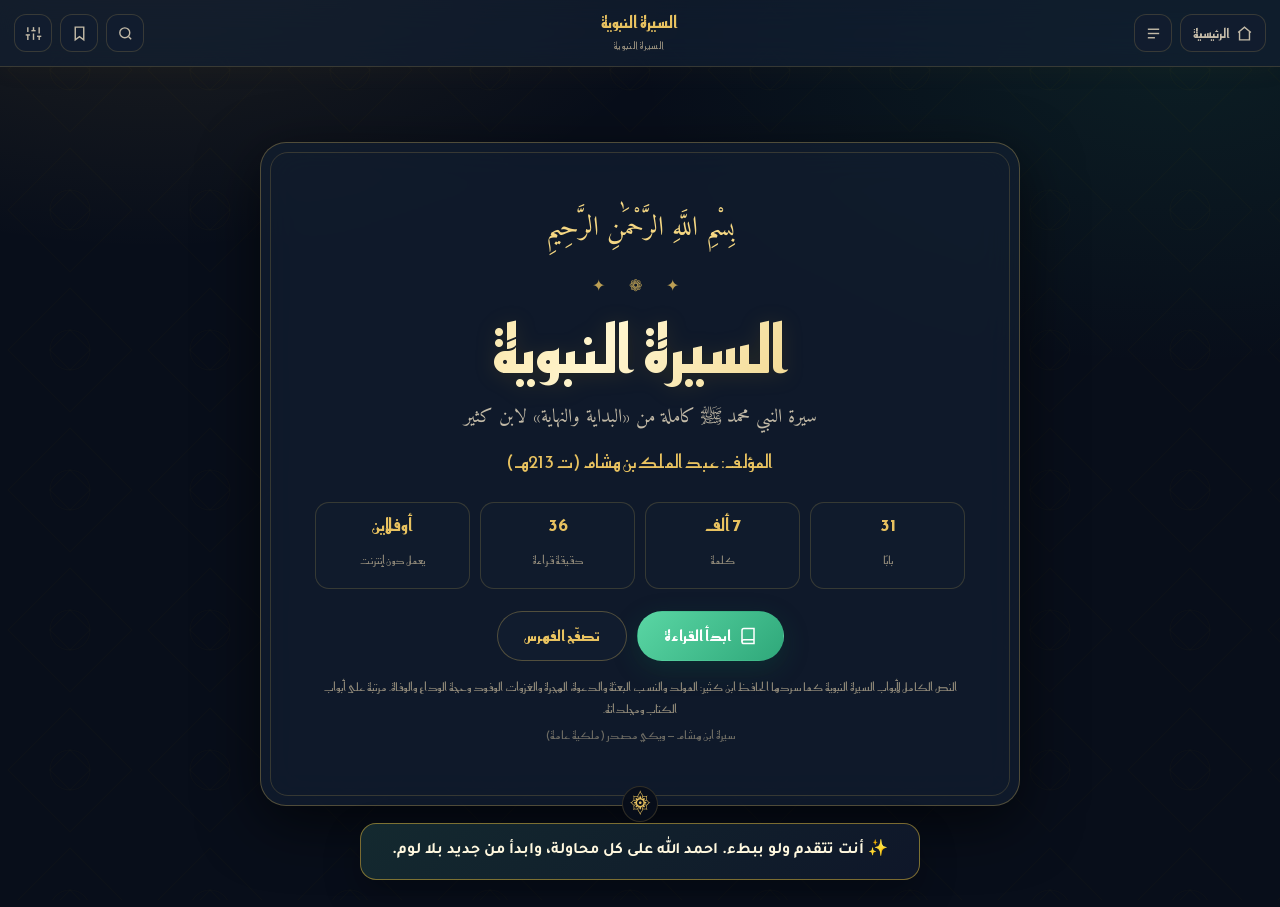
<file: book.html>
<!DOCTYPE html>
<html lang="ar" dir="rtl" data-theme="">
<head><meta http-equiv="Content-Security-Policy" content="default-src 'self'; script-src 'self' 'unsafe-inline'; style-src 'self' 'unsafe-inline'; img-src 'self' data: blob: https:; media-src 'self' blob: https:; font-src 'self' data:; connect-src 'self' https:; frame-src 'self'; worker-src 'self' blob:; manifest-src 'self'; object-src 'none'; base-uri 'self'; form-action 'self'; upgrade-insecure-requests">
<meta charset="UTF-8"><meta name="referrer" content="strict-origin-when-cross-origin"><script src="./rafiq-storage-shim.js"></script>
<meta name="viewport" content="width=device-width, initial-scale=1, maximum-scale=5">
<title>الكتاب · رفيق المسلم</title>
<meta name="theme-color" content="#fbf7ef">
<link rel="manifest" href="./manifest.json">
<link rel="stylesheet" href="./rafiq-fonts.css?v=1">
<script>
(function(){
  var m='light';
  try{
    var q=new URLSearchParams(location.search).get('theme');
    var g=localStorage.getItem('rm_theme');
    m=q||g||'light';
  }catch(e){}
  if(m!=='dark') m='light';
  document.documentElement.setAttribute('data-theme',m==='dark'?'dark':'');
  document.documentElement.setAttribute('data-mode',m);
})();
</script>
<style>
:root{
  --bg:#fbf7ef; --bg2:#f4ecdc; --paper:#fffdf8; --ink:#2b2115; --ink-soft:#5d4c33; --ink-mute:#8a7758;
  --emerald:#0f5d43; --emerald-2:#178a63; --gold:#a37813; --gold-soft:#c9a227; --gold-line:rgba(163,120,19,.28);
  --accent:#8d2b2b; --line:rgba(163,120,19,.22); --line-strong:rgba(163,120,19,.45);
  --glass:rgba(255,255,255,.72); --glass-2:rgba(255,255,255,.55);
  --shadow:0 8px 30px rgba(120,88,23,.10); --shadow-lg:0 18px 60px rgba(120,88,23,.16);
  --fs:20px; --lh:2.05; --radius:18px;
  --font-q:'Amiri','Scheherazade New',serif; --font-b:'Scheherazade New','Amiri',serif;
  --font-d:'Reem Kufi','Cairo',sans-serif; --font-ui:'Reem Kufi','Tajawal',sans-serif;
}
html[data-theme="dark"]{
  --bg:#080e1a; --bg2:#0d1626; --paper:#111c2e; --ink:#ece7db; --ink-soft:#c3baa7; --ink-mute:#8d8677;
  --emerald:#5ad6a4; --emerald-2:#2fa87a; --gold:#e8c260; --gold-soft:#f5d783; --gold-line:rgba(232,194,96,.3);
  --accent:#e8837a; --line:rgba(232,194,96,.18); --line-strong:rgba(232,194,96,.4);
  --glass:rgba(19,31,49,.72); --glass-2:rgba(19,31,49,.55);
  --shadow:0 8px 30px rgba(0,0,0,.45); --shadow-lg:0 18px 60px rgba(0,0,0,.6);
}
*{box-sizing:border-box;margin:0;padding:0}
html{scroll-behavior:smooth;-webkit-text-size-adjust:100%}
body{
  font-family:var(--font-b);background:var(--bg);color:var(--ink);line-height:var(--lh);font-size:var(--fs);
  overflow-x:hidden;transition:background .35s,color .35s;
  background-image:
    radial-gradient(900px 500px at 12% -8%,rgba(201,162,39,.16),transparent 62%),
    radial-gradient(800px 500px at 92% 4%,rgba(15,93,67,.10),transparent 60%);
  background-attachment:fixed;
}
html[data-theme="dark"] body{background-image:radial-gradient(900px 520px at 12% -8%,rgba(232,194,96,.10),transparent 62%),radial-gradient(900px 520px at 92% 6%,rgba(45,168,122,.10),transparent 60%)}
body::before{
  content:"";position:fixed;inset:0;pointer-events:none;z-index:0;opacity:.45;
  background-image:url("data:image/svg+xml;utf8,<svg xmlns='http://www.w3.org/2000/svg' width='140' height='140' viewBox='0 0 140 140'><g fill='none' stroke='%23a37813' stroke-opacity='.13' stroke-width='1.1'><path d='M70 8 L132 70 L70 132 L8 70 Z'/><circle cx='70' cy='70' r='20'/><path d='M70 50 L90 70 L70 90 L50 70 Z'/></g></svg>");
  background-size:140px 140px;
}
html[data-theme="dark"] body::before{opacity:.25}
button{font-family:inherit;cursor:pointer;border:0;background:none;color:inherit}
::selection{background:rgba(201,162,39,.32)}
::-webkit-scrollbar{width:10px;height:10px}
::-webkit-scrollbar-thumb{background:var(--gold-line);border-radius:8px}

#bar{position:fixed;top:0;right:0;left:0;height:3px;z-index:60}
#barFill{height:100%;width:0;background:linear-gradient(90deg,var(--emerald),var(--gold-soft));box-shadow:0 0 10px var(--gold-line)}
header{
  position:sticky;top:0;z-index:50;display:flex;align-items:center;gap:8px;padding:10px 14px;
  background:var(--glass);backdrop-filter:blur(16px) saturate(1.2);border-bottom:1px solid var(--line);
  box-shadow:0 4px 24px rgba(120,88,23,.06);
}
.hbtn{display:inline-flex;align-items:center;justify-content:center;gap:6px;height:38px;min-width:38px;padding:0 12px;border-radius:12px;border:1px solid var(--line);background:var(--paper);color:var(--ink-soft);font-family:var(--font-ui);font-size:.8rem;font-weight:600;transition:.2s;white-space:nowrap}
.hbtn:hover{border-color:var(--line-strong);color:var(--ink);transform:translateY(-1px);box-shadow:var(--shadow)}
.hbtn svg{width:17px;height:17px;stroke:currentColor;fill:none;stroke-width:2}
.hbtn.icon{padding:0}
.brand{display:flex;flex-direction:column;align-items:center;gap:1px;flex:1;min-width:0;cursor:pointer}
.brand b{font-family:var(--font-d);font-size:1.05rem;color:var(--emerald);line-height:1.5;white-space:nowrap;overflow:hidden;text-overflow:ellipsis;max-width:100%}
.brand span{font-family:var(--font-ui);font-size:.62rem;color:var(--ink-mute);letter-spacing:.4px}
html[data-theme="dark"] .brand b{color:var(--gold)}

#cover{position:relative;z-index:1;min-height:calc(100vh - 60px);display:flex;align-items:center;justify-content:center;padding:34px 18px 60px}
.cover-card{position:relative;width:min(760px,100%);padding:clamp(24px,5vw,58px) clamp(18px,5vw,54px);text-align:center;background:var(--glass);backdrop-filter:blur(20px);border:1.5px solid var(--gold-line);border-radius:26px;box-shadow:var(--shadow-lg)}
.cover-card::before{content:"";position:absolute;inset:9px;border:1px solid var(--line);border-radius:18px;pointer-events:none}
.cover-card::after{content:"۞";position:absolute;bottom:-17px;left:50%;transform:translateX(-50%);width:34px;height:34px;background:var(--bg);color:var(--gold);font-size:20px;line-height:32px;border:1px solid var(--line);border-radius:50%}
.bismillah{font-family:var(--font-q);font-size:clamp(1.2rem,3.4vw,1.7rem);color:var(--emerald);margin-bottom:14px}
html[data-theme="dark"] .bismillah{color:var(--gold-soft)}
.orn{color:var(--gold);letter-spacing:10px;font-size:1rem;opacity:.8;margin:6px 0 4px}
.cover-title{font-family:var(--font-d);font-size:clamp(2.2rem,7.6vw,4.1rem);line-height:1.3;margin:6px 0 2px;background:linear-gradient(120deg,var(--emerald),var(--gold) 55%,var(--emerald));-webkit-background-clip:text;background-clip:text;color:transparent;filter:drop-shadow(0 2px 10px rgba(163,120,19,.18))}
html[data-theme="dark"] .cover-title{background:linear-gradient(120deg,var(--gold-soft),#fff5cf 45%,var(--gold));-webkit-background-clip:text;background-clip:text}
.cover-sub{font-family:var(--font-q);font-size:clamp(1rem,2.6vw,1.2rem);color:var(--ink-soft);margin-top:6px;line-height:1.9}
.cover-author{font-family:var(--font-d);font-size:clamp(.95rem,2.2vw,1.15rem);color:var(--gold);margin-top:8px;letter-spacing:.2px}
.cover-note2{font-family:var(--font-ui);font-size:.72rem;color:var(--ink-mute);margin-top:16px;line-height:1.9}
.cover-meta{display:flex;flex-wrap:wrap;gap:10px;justify-content:center;margin:22px 0 6px}
.meta{flex:1 1 120px;min-width:104px;padding:10px 12px;border:1px solid var(--line);border-radius:14px;background:var(--glass-2)}
.meta b{display:block;font-family:var(--font-ui);font-size:1.10rem;color:var(--gold);line-height:1.4}
.meta span{font-family:var(--font-ui);font-size:.7rem;color:var(--ink-mute)}
.cover-cta{display:flex;flex-wrap:wrap;gap:10px;justify-content:center;margin-top:22px}
.cta{display:inline-flex;align-items:center;gap:8px;padding:13px 26px;border-radius:999px;font-family:var(--font-ui);font-size:.92rem;font-weight:700;transition:.22s;border:1.5px solid transparent}
.cta.primary{background:linear-gradient(135deg,var(--emerald),var(--emerald-2));color:#fff;box-shadow:0 8px 26px rgba(15,93,67,.28)}
.cta.primary:hover{transform:translateY(-2px);box-shadow:0 12px 34px rgba(15,93,67,.36)}
.cta.ghost{border-color:var(--gold-line);color:var(--gold);background:var(--paper)}
.cta.ghost:hover{background:var(--gold);color:#fff;border-color:var(--gold)}

#reader{position:relative;z-index:1;display:none}
#reader.on{display:block}
.layout{display:flex;align-items:flex-start;max-width:1440px;margin:0 auto}
aside{position:sticky;top:59px;width:330px;flex:0 0 330px;height:calc(100vh - 59px);overflow-y:auto;border-left:1px solid var(--line);background:var(--glass);backdrop-filter:blur(14px);padding:14px 10px 40px}
aside h3{font-family:var(--font-d);font-size:1.05rem;color:var(--emerald);padding:6px 10px 10px;display:flex;justify-content:space-between;align-items:center}
html[data-theme="dark"] aside h3{color:var(--gold)}
aside h3 em{font-family:var(--font-ui);font-style:normal;font-size:.68rem;color:var(--ink-mute)}
#idxSearch{width:100%;padding:9px 12px;border-radius:12px;border:1px solid var(--line);background:var(--paper);color:var(--ink);font-family:var(--font-ui);font-size:.8rem;margin-bottom:10px}
.part-title{font-family:var(--font-ui);font-size:.7rem;letter-spacing:1px;color:var(--gold);margin:14px 10px 6px;padding-bottom:6px;border-bottom:1px dashed var(--line);display:flex;gap:6px;align-items:center}
.ch{display:flex;gap:8px;align-items:flex-start;padding:8px 10px;border-radius:10px;font-size:.82rem;line-height:1.6;color:var(--ink-soft);cursor:pointer;border:1px solid transparent;transition:.15s;font-family:var(--font-b)}
.ch:hover{background:var(--bg2);color:var(--ink);border-color:var(--line)}
.ch.active{background:linear-gradient(90deg,rgba(15,93,67,.14),rgba(201,162,39,.14));color:var(--emerald);font-weight:700;border-color:var(--gold-line)}
html[data-theme="dark"] .ch.active{color:var(--gold-soft)}
.ch i{flex:0 0 26px;height:20px;border-radius:6px;background:var(--bg2);color:var(--gold);font-family:var(--font-ui);font-size:.66rem;font-style:normal;display:flex;align-items:center;justify-content:center;margin-top:2px}
.ch.done i{background:var(--emerald);color:#fff}
.ch b{font-weight:inherit;flex:1}
main{flex:1;min-width:0;padding:22px clamp(14px,3vw,40px) 90px}
.chapter{max-width:860px;margin:0 auto 26px;background:var(--paper);border:1px solid var(--line);border-radius:var(--radius);padding:clamp(20px,3.4vw,42px);box-shadow:var(--shadow);position:relative;overflow:hidden}
.chapter::before{content:"";position:absolute;top:0;right:0;left:0;height:4px;background:linear-gradient(90deg,var(--emerald),var(--gold-soft),var(--emerald))}
.ch-head{text-align:center;padding-bottom:16px;margin-bottom:20px;border-bottom:1px solid var(--line);position:relative}
.ch-num{font-family:var(--font-ui);font-size:.7rem;letter-spacing:2px;color:var(--gold);display:block;margin-bottom:6px}
.ch-title{font-family:var(--font-d);font-size:clamp(1.4rem,3.6vw,1.95rem);line-height:1.6;color:var(--emerald)}
html[data-theme="dark"] .ch-title{color:var(--gold-soft)}
.ch-word{font-family:var(--font-ui);font-size:.66rem;color:var(--ink-mute);margin-top:6px}
.ch-actions{display:flex;gap:6px;justify-content:center;margin-top:12px;flex-wrap:wrap}
.act{display:inline-flex;align-items:center;gap:5px;padding:6px 12px;border-radius:999px;border:1px solid var(--line);background:var(--bg2);color:var(--ink-soft);font-family:var(--font-ui);font-size:.7rem;transition:.18s}
.act:hover{border-color:var(--gold);color:var(--gold)}
.act.on{background:var(--gold);color:#fff;border-color:var(--gold)}
.body p{margin:0 0 1.05em;text-align:justify;text-justify:inter-word;word-spacing:.04em}
.sub-h{font-family:var(--font-d);font-size:1.25rem;color:var(--emerald);margin:26px 0 12px;display:flex;align-items:center;gap:8px;line-height:1.6}
.sub-h::before{content:"❁";color:var(--gold);font-size:.9rem}
html[data-theme="dark"] .sub-h{color:var(--gold-soft)}
.verse,.quote{font-family:var(--font-q);font-size:1.08em;color:var(--emerald);background:linear-gradient(135deg,rgba(15,93,67,.06),rgba(201,162,39,.09));border-right:3px solid var(--emerald);border-left:3px solid var(--gold-soft);padding:14px 18px;margin:18px 0;border-radius:12px}
html[data-theme="dark"] .verse,html[data-theme="dark"] .quote{background:linear-gradient(135deg,rgba(90,214,164,.08),rgba(232,194,96,.08))}
.note{background:rgba(201,162,39,.10);border:1px dashed var(--gold-line);border-radius:12px;padding:12px 16px;margin:14px 0;font-size:.96em;color:var(--ink-soft)}
.list-block{list-style:none;margin:0 0 16px;padding:0}
.list-block li{position:relative;padding:6px 26px 6px 0;line-height:1.95}
.list-block li::before{content:"✦";position:absolute;right:4px;top:8px;color:var(--gold);font-size:.8rem}
/* سؤال وجواب */
.qa-q{display:flex;gap:10px;align-items:flex-start;font-weight:700;color:var(--emerald);font-size:1.05em;margin:26px 0 8px;line-height:1.9}
html[data-theme="dark"] .qa-q{color:var(--gold-soft)}
.qa-q .qn{flex:0 0 26px;height:26px;border-radius:9px;display:grid;place-items:center;background:linear-gradient(135deg,var(--emerald),var(--emerald-2));color:#fff;font-family:var(--font-ui);font-size:.75rem;margin-top:3px}
.qa-a{padding-right:36px}
.qa-a p{margin:0 0 .8em;text-align:justify}
.dalil{position:relative;margin:10px 0 4px 36px;padding:10px 14px;border-radius:10px;background:linear-gradient(135deg,rgba(201,162,39,.13),rgba(201,162,39,.04));border-right:3px solid var(--gold-soft);font-family:var(--font-q);font-size:.98em;color:var(--ink-soft)}
.dalil::before{content:"الدليل";position:absolute;top:-9px;right:10px;font-family:var(--font-ui);font-size:.6rem;color:#fff;background:var(--gold);padding:1px 8px;border-radius:8px}
.end-orn{text-align:center;color:var(--gold);letter-spacing:8px;margin-top:22px;padding-top:14px;border-top:1px dashed var(--line);font-size:.9rem}
.nav-ch{display:flex;gap:10px;max-width:860px;margin:0 auto}
.nav-ch button{flex:1;padding:12px 14px;border-radius:14px;border:1px solid var(--line);background:var(--paper);font-family:var(--font-ui);font-size:.8rem;color:var(--ink-soft);transition:.2s;display:flex;flex-direction:column;gap:3px}
.nav-ch button:hover:not(:disabled){border-color:var(--gold);color:var(--gold);transform:translateY(-2px);box-shadow:var(--shadow)}
.nav-ch button:disabled{opacity:.35;cursor:not-allowed}
.nav-ch small{font-size:.64rem;color:var(--ink-mute)}
.panel{position:fixed;inset:0;z-index:70;display:none;align-items:flex-start;justify-content:center;background:rgba(20,14,4,.45);backdrop-filter:blur(5px);padding:70px 14px 20px;overflow-y:auto}
.panel.on{display:flex}
.panel-card{width:min(760px,100%);background:var(--paper);border:1px solid var(--gold-line);border-radius:20px;box-shadow:var(--shadow-lg);padding:16px}
.panel-head{display:flex;align-items:center;gap:10px;margin-bottom:12px}
.panel-head h4{font-family:var(--font-d);font-size:1.05rem;color:var(--emerald);flex:1}
html[data-theme="dark"] .panel-head h4{color:var(--gold)}
.search-input{width:100%;padding:12px 16px;border-radius:14px;border:1px solid var(--line);background:var(--bg2);color:var(--ink);font-family:var(--font-b);font-size:.95rem}
.res{max-height:min(60vh,520px);overflow-y:auto;margin-top:12px}
.res-item{padding:11px 13px;border-radius:12px;border:1px solid transparent;cursor:pointer;transition:.15s}
.res-item:hover{background:var(--bg2);border-color:var(--line)}
.res-item b{display:block;font-family:var(--font-ui);font-size:.82rem;color:var(--emerald);margin-bottom:3px}
html[data-theme="dark"] .res-item b{color:var(--gold-soft)}
.res-item span{font-size:.82rem;color:var(--ink-soft);line-height:1.8;display:block}
.res-item mark{background:rgba(201,162,39,.32);color:inherit;border-radius:3px;padding:0 1px}
.hint{font-family:var(--font-ui);font-size:.75rem;color:var(--ink-mute);text-align:center;padding:14px}
.set-row{display:flex;align-items:center;justify-content:space-between;gap:12px;padding:11px 4px;border-bottom:1px solid var(--line);font-family:var(--font-ui);font-size:.85rem}
.set-row:last-child{border:0}
.stepper{display:flex;align-items:center;gap:8px}
.stepper button{width:34px;height:34px;border-radius:10px;border:1px solid var(--line);background:var(--bg2);font-size:1.05rem;color:var(--ink-soft)}
.stepper button:hover{background:var(--gold);color:#fff;border-color:var(--gold)}
.stepper b{min-width:52px;text-align:center;font-family:var(--font-ui);font-size:.82rem;color:var(--gold)}
.morph{position:relative;width:44px;height:44px;flex:0 0 44px;border-radius:50%;display:grid;place-items:center;background:radial-gradient(circle at 32% 28%,#fff9e6,#f2d98a 60%,#d9b95c);border:1px solid rgba(163,120,19,.5);box-shadow:0 6px 18px rgba(163,120,19,.25),inset 0 0 12px rgba(255,255,255,.6);overflow:hidden;transition:background .45s;cursor:pointer}
html[data-theme="dark"] .morph{background:radial-gradient(circle at 32% 28%,#2c3a58,#15213a 60%,#0a1222);box-shadow:0 6px 20px rgba(0,0,0,.5),inset 0 0 14px rgba(120,150,220,.18);border-color:rgba(232,194,96,.45)}
.morph svg{position:absolute;width:22px;height:22px;transition:transform .5s cubic-bezier(.4,0,.2,1),opacity .35s}
.morph .sun{color:#a37813;transform:translateY(0)}
.morph .moon{color:#ffe9a8;transform:translateY(140%) rotate(-40deg);opacity:0}
html[data-theme="dark"] .morph .sun{transform:translateY(-140%) rotate(40deg);opacity:0}
html[data-theme="dark"] .morph .moon{transform:translateY(0) rotate(0);opacity:1}
#toast{position:fixed;bottom:26px;left:50%;transform:translate(-50%,20px);z-index:90;background:var(--emerald);color:#fff;padding:9px 20px;border-radius:999px;font-family:var(--font-ui);font-size:.78rem;opacity:0;pointer-events:none;transition:.3s;box-shadow:var(--shadow-lg)}
#toast.on{opacity:1;transform:translate(-50%,0)}
#toTop{position:fixed;bottom:22px;left:22px;z-index:55;width:46px;height:46px;border-radius:50%;background:var(--paper);border:1px solid var(--gold-line);color:var(--gold);display:grid;place-items:center;box-shadow:var(--shadow);opacity:0;pointer-events:none;transition:.25s}
#toTop.on{opacity:1;pointer-events:auto}
#toTop:hover{background:var(--gold);color:#fff}
#loader{position:fixed;inset:0;display:grid;place-items:center;background:var(--bg);z-index:200;color:var(--gold);font-family:var(--font-d);font-size:1.2rem}
#loader.off{display:none}
@media (max-width:1024px){
  aside{position:fixed;top:0;right:-100%;height:100vh;width:min(330px,88vw);z-index:80;transition:right .3s;border-left:1px solid var(--line);box-shadow:var(--shadow-lg)}
  aside.open{right:0}
  main{padding:16px 12px 90px}
  .chapter{padding:20px 16px}
}
@media (max-width:560px){
  body{--fs:18px}
  .brand span{display:none}
  .hbtn span.lbl{display:none}
  .hbtn{padding:0;width:38px}
  .meta{flex:1 1 44%}
  .qa-a{padding-right:0}
  .dalil{margin-left:0}
}
@media print{
  header,aside,#toTop,.ch-actions,.nav-ch,.panel,#bar,#loader{display:none!important}
  body{background:#fff;color:#000;--fs:14pt}
  main{padding:0}
  .chapter{box-shadow:none;border:0;page-break-inside:avoid;max-width:100%}
  #reader{display:block!important}
  #cover{display:none!important}
}

/* تحسين وضوح الذهبي في الوضع النهاري */
html[data-mode="light"]{--gold:#8a6408;--gold-soft:#b8860b}
html[data-mode="light"] .meta b,
html[data-mode="light"] .cover-author,
html[data-mode="light"] .price,
html[data-mode="light"] .gold{color:#8a6408}
</style>
<script src="./rafiq-3d.js"></script><script src="./rafiq-daily-notifications.js"></script>
</head>
<body>
<div id="loader">جارٍ تجهيز الكتاب…</div>
<div id="bar"><div id="barFill"></div></div>
<header>
  <button class="hbtn" data-rfq-e="click" data-rfq-h="h1" title="العودة إلى رفيق المسلم">
    <svg viewBox="0 0 24 24"><path d="M3 10.5 12 3l9 7.5"/><path d="M5 9.5V21h14V9.5"/></svg>
    <span class="lbl">الرئيسية</span>
  </button>
  <button class="hbtn icon" data-rfq-e="click" data-rfq-h="h2" title="الفهرس" aria-label="الفهرس">
    <svg viewBox="0 0 24 24"><line x1="4" y1="6" x2="20" y2="6"/><line x1="4" y1="12" x2="20" y2="12"/><line x1="4" y1="18" x2="14" y2="18"/></svg>
  </button>
  <div class="brand" data-rfq-e="click" data-rfq-h="h3"><b id="brandTitle">الكتاب</b><span id="brandSub">رفيق المسلم</span></div>
  <button class="hbtn icon" data-rfq-e="click" data-rfq-h="h4" title="بحث" aria-label="بحث">
    <svg viewBox="0 0 24 24"><circle cx="11" cy="11" r="7"/><line x1="20" y1="20" x2="16.5" y2="16.5"/></svg>
  </button>
  <button class="hbtn icon" data-rfq-e="click" data-rfq-h="h5" title="العلامات" aria-label="العلامات">
    <svg viewBox="0 0 24 24"><path d="M6 3h12v18l-6-4.5L6 21z"/></svg>
  </button>
  <button class="hbtn icon" data-rfq-e="click" data-rfq-h="h6" title="إعدادات القراءة" aria-label="إعدادات">
    <svg viewBox="0 0 24 24"><path d="M4 21v-7"/><path d="M4 10V3"/><path d="M12 21v-9"/><path d="M12 8V3"/><path d="M20 21v-5"/><path d="M20 12V3"/><line x1="1" y1="14" x2="7" y2="14"/><line x1="9" y1="8" x2="15" y2="8"/><line x1="17" y1="16" x2="23" y2="16"/></svg>
  </button>
</header>

<section id="cover" role="main">
  <div class="cover-card">
    <div class="bismillah">بِسْمِ اللَّهِ الرَّحْمَٰنِ الرَّحِيمِ</div>
    <div class="orn">✦ ❁ ✦</div>
    <h1 class="cover-title" id="cvTitle">الكتاب</h1>
    <div class="cover-sub" id="cvSub"></div>
    <div class="cover-author" id="cvAuthor"></div>
    <div class="cover-meta">
      <div class="meta"><b id="mtCh">—</b><span>بابًا</span></div>
      <div class="meta"><b id="mtWords">—</b><span>كلمة</span></div>
      <div class="meta"><b id="mtTime">—</b><span id="mtTimeUnit">دقيقة قراءة</span></div>
      <div class="meta"><b>أوفلاين</b><span>يعمل دون إنترنت</span></div>
    </div>
    <div class="cover-cta">
      <button class="cta primary" data-rfq-e="click" data-rfq-h="h7">
        <svg width="18" height="18" viewBox="0 0 24 24" fill="none" stroke="currentColor" stroke-width="2"><path d="M4 19.5A2.5 2.5 0 0 1 6.5 17H20"/><path d="M6.5 2H20v20H6.5A2.5 2.5 0 0 1 4 19.5v-15A2.5 2.5 0 0 1 6.5 2z"/></svg>
        <span id="ctaLabel">ابدأ القراءة</span>
      </button>
      <button class="cta ghost" data-rfq-e="click" data-rfq-h="h8">تصفّح الفهرس</button>
    </div>
    <div class="cover-note2" id="cvNote"></div>
    <div class="cover-note2" id="cvSource" style="opacity:.75;margin-top:4px"></div>
  </div>
</section>

<div id="reader">
  <div class="layout">
    <aside id="aside">
      <h3>الفهرس <em id="idxCount"></em></h3>
      <input id="idxSearch" type="search" placeholder="ابحث في العناوين…" data-rfq-e="input" data-rfq-h="h9">
      <div id="chapters"></div>
    </aside>
    <main>
      <article class="chapter" id="chapterBox"></article>
      <div class="nav-ch">
        <button id="prevBtn" data-rfq-e="click" data-rfq-h="h10"><small>السابق</small><span id="prevTitle">—</span></button>
        <button id="nextBtn" data-rfq-e="click" data-rfq-h="h11"><small>التالي</small><span id="nextTitle">—</span></button>
      </div>
    </main>
  </div>
</div>

<div class="panel" id="searchPanel">
  <div class="panel-card">
    <div class="panel-head"><h4>🔎 بحث في الكتاب</h4><button class="hbtn icon" data-rfq-e="click" data-rfq-h="h12" aria-label="إغلاق">✕</button></div>
    <input class="search-input" id="searchInput" type="search" placeholder="اكتب كلمة للبحث…" data-rfq-e="input" data-rfq-h="h13">
    <div class="res" id="searchRes"><div class="hint">ابحث في نص الكتاب كله.</div></div>
  </div>
</div>

<div class="panel" id="bookmarkPanel">
  <div class="panel-card">
    <div class="panel-head"><h4>🔖 علاماتي</h4><button class="hbtn icon" data-rfq-e="click" data-rfq-h="h14" aria-label="إغلاق">✕</button></div>
    <div class="res" id="bmRes"></div>
  </div>
</div>

<div class="panel" id="setPanel">
  <div class="panel-card">
    <div class="panel-head"><h4>⚙️ إعدادات القراءة</h4><button class="hbtn icon" data-rfq-e="click" data-rfq-h="h15" aria-label="إغلاق">✕</button></div>
    <div class="set-row"><span>🌗 الوضع الليلي / النهاري</span>
      <button class="morph" data-rfq-e="click" data-rfq-h="h16" aria-label="تبديل الوضع">
        <svg class="sun" viewBox="0 0 24 24" fill="none" stroke="currentColor" stroke-width="2.2" stroke-linecap="round"><circle cx="12" cy="12" r="4.2"/><path d="M12 2v2.4M12 19.6V22M2 12h2.4M19.6 12H22M4.9 4.9l1.7 1.7M17.4 17.4l1.7 1.7M19.1 4.9l-1.7 1.7M6.6 17.4l-1.7 1.7"/></svg>
        <svg class="moon" viewBox="0 0 24 24" fill="currentColor"><path d="M20.5 15.2A8.6 8.6 0 0 1 9.4 4.1a8.8 8.8 0 1 0 11.1 11.1z"/></svg>
      </button>
    </div>
    <div class="set-row"><span>🔠 حجم الخط</span><div class="stepper"><button data-rfq-e="click" data-rfq-h="h17">−</button><b id="fsVal">20</b><button data-rfq-e="click" data-rfq-h="h18">+</button></div></div>
    <div class="set-row"><span>↕️ تباعد الأسطر</span><div class="stepper"><button data-rfq-e="click" data-rfq-h="h19">−</button><b id="lhVal">2.0</b><button data-rfq-e="click" data-rfq-h="h20">+</button></div></div>
    <div class="set-row"><span>📍 موضعي</span><button class="act" data-rfq-e="click" data-rfq-h="h21">أكمل من حيث توقفت</button></div>
  </div>
</div>

<button id="toTop" data-rfq-e="click" data-rfq-h="h22" aria-label="أعلى">
  <svg width="20" height="20" viewBox="0 0 24 24" fill="none" stroke="currentColor" stroke-width="2.4"><polyline points="18 15 12 9 6 15"/></svg>
</button>
<div id="toast"></div>

<script>
(function(){
  'use strict';
  var $=function(s,r){return (r||document).querySelector(s)};
  var WHICH=(function(){try{return (new URLSearchParams(location.search).get('book')||'seerah').toLowerCase()}catch(e){return 'seerah'}})();
  var BOOKS={
    seerah:{title:'السيرة النبوية',sub:'سيرة النبي محمد ﷺ كاملة من «البداية والنهاية» لابن كثير',files:['seerah-book.js'],global:'RFQ_SEERAH_BOOK',kind:'raw',
      note:'النص الكامل لأبواب السيرة النبوية كما سردها الحافظ ابن كثير: المولد والنسب، البعثة والدعوة، الهجرة والغزوات، الوفود وحجة الوداع والوفاة. مرتبة على أبواب الكتاب ومجلداته.'},
    fiqh:{title:'الفقه الميسّر في ضوء الكتاب والسنة',sub:'أحكام العبادات والمعاملات بالأدلة المختصرة — إعداد نخبة من أهل العلم بإشراف مجمع الملك فهد',files:['ilm-fiqh.js','fiqh-extra.js'],global:'ILM_FIQH',kind:'fiqh',
      note:'عشرة أبواب و97 مسألة في العبادات والمعاملات والنكاح والمواريث والجنايات، بصيغة سؤال وجواب على ما عليه جمهور أهل العلم، مع الدليل المختصر. المرجع: كتاب «الفقه الميسر في ضوء الكتاب والسنة» الصادر عن مجمع الملك فهد لطباعة المصحف الشريف بالمدينة المنورة (الطبعة الأولى 1424هـ).'}
  };
  var CFG=BOOKS[WHICH]||BOOKS.seerah;
  var CH=[], S={ch:0, fs:20, lh:20, bm:[], done:[]}, LS='rfqbook_'+WHICH;

  function num(n){return String(n)}
  function esc(s){return String(s==null?'':s).replace(/&/g,'&amp;').replace(/</g,'&lt;').replace(/>/g,'&gt;')}
  function toast(m){var t=$('#toast');t.textContent=m;t.classList.add('on');clearTimeout(t._t);t._t=setTimeout(function(){t.classList.remove('on')},1600)}
  function cleanHtml(h){return String(h||'').replace(/<script[\s\S]*?<\/script>/gi,'').replace(/ on\w+="[^"]*"/gi,'').replace(/javascript:/gi,'')}
  function wordsOf(blocks){var n=0;blocks.forEach(function(b){var t='';if(b.items)t=b.items.join(' ');else t=(b.v||b.q||b.a||b.dalil||'');n+=String(t).replace(/<[^>]+>/g,' ').split(/\s+/).filter(Boolean).length});return n}

  /* ---- بناء الكتاب من بيانات المكتبة ---- */
  function buildSeerah(d){
    var out=[];
    (d.stations||[]).forEach(function(st){
      var blocks=[];
      if(st.sub) blocks.push({t:'note',v:st.sub});
      (st.blocks||[]).forEach(function(b){blocks.push(b)});
      out.push({title:st.title,badge:st.stage||'',blocks:blocks,words:wordsOf(blocks)});
    });
    var extra=[
      {title:'شمائله ﷺ وأخلاقه',badge:'خاتمة',blocks:[
        {t:'p',v:'كان النبي ﷺ أحسن الناس خَلقًا وخُلقًا، وصفه الله تعالى بقوله: ﴿وَإِنَّكَ لَعَلَىٰ خُلُقٍ عَظِيمٍ﴾. وكان أشد الناس تواضعًا، يخدم في بيته، ويجيب دعوة الفقير، ويبدأ من لقيه بالسلام، ولا يأنف أن يمشي مع الأرملة والمسكين في حاجتهما.'},
        {t:'p',v:'وكان أشد الناس رحمةً بالصغار والضعفاء والحيوان، وأشدهم حياءً، كان إذا كره شيئًا عُرف في وجهه، وكان يُكثر ذكر الله، ويقوم من الليل حتى تتفطر قدماه، ويقول: «أفلا أرغب أن أكون عبدًا شكورًا».'},
        {t:'h',v:'من صفاته الخَلقية'},
        {t:'p',v:'كان مربوع القامة، أزهر اللون، شديد السواد في الشعر واللحية، ضخم الكفين والقدمين، كث اللحية، في لحيته سبع عشرة شيبة، وكان خاتم النبوة بين كتفيه، طيّب الرائحة حتى إن من سلك طريقًا بعده عرف أنه سلكه من طيب عرقه.'},
        {t:'quote',v:'قال أنس بن مالك رضي الله عنه: «خدمتُ النبي ﷺ عشر سنين، فوالله ما قال لي أفٍّ قط، ولا قال لشيءٍ فعلتُه: لِمَ فعلتَه؟ ولا لشيءٍ لم أفعلْه: ألا فعلتَه؟» — متفق عليه.'},
        {t:'note',v:'الدروس: الرحمة والحياء والصدق والتواضع والعمل في خدمة النفس؛ فالكبير لا يَعِيبُه أن يخدم أهله.'}
      ]},
      {title:'أزواجه وأولاده',badge:'خاتمة',blocks:[
        {t:'p',v:'تزوّج النبي ﷺ إحدى عشرة امرأة، كلُّهنّ أمهات المؤمنين رضي الله عنهنّ، ومنهنّ: خديجة بنت خويلد، وسودة بنت زمعة، وعائشة بنت أبي بكر، وحفصة بنت عمر، وزينب بنت خزيمة، وأم سلمة هند بنت أبي أمية، وزينب بنت جحش، وجويرية بنت الحارث، وصفية بنت حيي، وميمونة بنت الحارث، وأم حبيبة رملة بنت أبي سفيان.'},
        {t:'p',v:'وأولاده: القاسم، وعبد الله (الطاهر أو الطيب)، وإبراهيم، وأمه مارية القبطية، وبنتاه: زينب، ورقية، وأم كلثوم، وفاطمة الزهراء رضي الله عنها، وجميع أولاده من خديجة إلا إبراهيم.'},
        {t:'p',v:'وكان ﷺ عظيم الرعاية لهنّ، يُساوي بينهنّ في النفقة والقَسْم، ويقول: «خيرُكم خيرُكم لأهله»، وأوصى ﷺ بأهل بيته خيرًا، وقال في فاطمة: «فاطمة بَضْعة منّي، يُريبُني ما أرابها».'},
        {t:'note',v:'الدروس: الرحمة الأسرية، والعدل بين الأزواج، والحفاظ على صلة الأهل والأبناء.'}
      ]},
      {title:'أصحابه وخاصة أهل بيته',badge:'خاتمة',blocks:[
        {t:'p',v:'تربّى على يده ﷺ جيلٌ فريد نقل الدين كاملًا: أبو بكر الصديق، وعمر الفاروق، وعثمان ذو النورين، وعلي بن أبي طالب، وطلحة والزبير وسعد وسعيد وعبد الرحمن بن عوف وأبو عبيدة، وأهل الصفة، والنساء الأوائل: خديجة وعائشة وفاطمة، وسُمّوا «السابقون الأولون».'},
        {t:'p',v:'وقد زكّاهم الله تعالى في كتابه: ﴿وَالسَّابِقُونَ الْأَوَّلُونَ مِنَ الْمُهَاجِرِينَ وَالْأَنصَارِ وَالَّذِينَ اتَّبَعُوهُم بِإِحْسَانٍ رَّضِيَ اللَّهُ عَنْهُمْ وَرَضُوا عَنْهُ﴾، وقال ﷺ: «لا تسبّوا أصحابي؛ فلو أنَّ أحدكم أنفق مثل أُحدٍ ذهبًا ما بلغ مُدَّ أحدهم».'},
        {t:'note',v:'الدروس: محبتهم واقتفاء أثرهم، وسلامة القلب تجاههم، والاقتداء بعلمائهم.'}
      ]},
      {title:'دلائل نبوّته ﷺ',badge:'خاتمة',blocks:[
        {t:'p',v:'أعظم دلائل نبوّته القرآن الكريم، المعجز في نظمه ومعناه وصدق أخباره، ثم ما شهدته كتب أهل الكتاب من صفته، ثم الآيات التي أجريت على يديه: انشقاق القمر، ونبع الماء من بين أصابعه، وتكثير الطعام، وحنين الجذع، وإخباره بالمغيبات التي وقعت كما أخبر.'},
        {t:'quote',v:'قال جابر بن عبدالله رضي الله عنه: «عطش الناس يوم الحديبية، فتوضأ النبي ﷺ، ثم دعا، فجعل الماء يثور من بين أصابعه، فشرب الناس وتوضّئوا» — رواه البخاري.'},
        {t:'note',v:'الدروس: تصديق النبي ﷺ فيما أخبر، والاعتصام بسنته، وتقديم الوحي على الهوى.'}
      ]}
    ];
    extra.forEach(function(c){out.push({title:c.title,badge:c.badge,blocks:c.blocks,words:wordsOf(c.blocks)})});
    return {intro:d.intro||'',chapters:out,note:CFG.note};
  }
  function buildFiqh(d){
    var out=[];
    (d.chapters||[]).forEach(function(c){
      var blocks=[];
      if(c.sub) blocks.push({t:'note',v:c.sub});
      (c.qa||[]).forEach(function(x){
        blocks.push({t:'q',v:x.q});
        if(x.a) blocks.push({t:'a',v:x.a});
        if(x.dalil) blocks.push({t:'dalil',v:x.dalil});
      });
      out.push({title:c.title,badge:'',blocks:blocks,words:wordsOf(blocks)});
    });
    return {intro:d.intro||'',chapters:out,note:CFG.note};
  }

  function loadScripts(list,done){
    var i=0;
    (function next(){
      if(i>=list.length)return done();
      var s=document.createElement('script');
      s.src=list[i++];
      s.onload=next;
      s.onerror=function(){$('#loader').textContent='تعذّر تحميل بيانات الكتاب'};
      document.body.appendChild(s);
    })();
  }
  function buildRaw(d){
    var out=[];
    (d.chapters||[]).forEach(function(c){
      var blocks=(c.text||[]).map(function(p){return {t:'p',v:p}});
      out.push({title:c.title,part:c.part||'',badge:'',blocks:blocks,words:c.words||wordsOf(blocks)});
    });
    return {intro:d.intro||'',chapters:out,note:CFG.note,author:d.author||'',source:d.source||''};
  }
  function boot(){
    var files=CFG.files||[CFG.file];
    loadScripts(files,function(){
      var raw=window[CFG.global];
      if(!raw){$('#loader').textContent='تعذّر تحميل الكتاب';return}
      if(CFG.kind==='fiqh'&&window.RFQ_FIQH_EXTRA&&window.RFQ_FIQH_EXTRA.chapters){
        var base={};(raw.chapters||[]).forEach(function(c){base[c.title.replace(/\s*—\s*تكملة$/,'')]=c});
        (raw.chapters||[]).concat(window.RFQ_FIQH_EXTRA.chapters).forEach(function(c){
          var key=c.title.replace(/\s*—\s*تكملة$/,'');
          if(!base[key]){base[key]={title:key,icon:c.icon,sub:c.sub,qa:[]}}
          if(base[key].qa!==c.qa)base[key].qa=base[key].qa.concat(c.qa||[]);
          
        });
        raw.chapters=Object.keys(base).map(function(k){var c=base[k];if(!c.qa)c.qa=[];return c});
      }
      var built=CFG.kind==='fiqh'?buildFiqh(raw):(CFG.kind==='raw'?buildRaw(raw):buildSeerah(raw));
      CH=built.chapters.filter(function(c){return (c.words||0)>3});
      CH.forEach(function(c,i){c.id=WHICH+'-'+i});
      window.RFQ_CHAPTERS=CH;
      $('#cvTitle').textContent=CFG.title;
      $('#brandTitle').textContent=CFG.title;
      $('#cvSub').textContent=CFG.sub;
      $('#brandSub').textContent=CFG.kind==='fiqh'?'الفقه الميسّر':'السيرة النبوية';
      $('#cvNote').textContent=built.note;
      if($('#cvAuthor'))$('#cvAuthor').textContent=built.author?('المؤلف: '+built.author):'';
      if($('#cvSource'))$('#cvSource').textContent=built.source||'';
      document.title=CFG.title+' · رفيق المسلم';
      load(); render(); $('#loader').classList.add('off'); window.bookReady=true;
    });
  }

  /* ---- حالة القراءة ---- */
  function load(){
    try{var o=JSON.parse(localStorage.getItem(LS)||'{}');for(var k in o)S[k]=o[k]}catch(e){}
    if(!Array.isArray(S.bm))S.bm=[];
    if(!Array.isArray(S.done))S.done=[];
    if(typeof S.fs!=='number')S.fs=20;
    if(typeof S.lh!=='number')S.lh=20;
    if(S.ch<0||S.ch>=CH.length)S.ch=0;
  }
  function save(){try{localStorage.setItem(LS,JSON.stringify(S))}catch(e){}}

  /* ---- الثيم ---- */
  function setTheme(mode,quiet,persist){
    document.documentElement.setAttribute('data-theme',mode==='dark'?'dark':'');
    document.documentElement.setAttribute('data-mode',mode);
    var meta=document.querySelector('meta[name="theme-color"]');
    if(meta)meta.setAttribute('content',mode==='dark'?'#080e1a':'#fbf7ef');
    if(persist){try{localStorage.setItem('rm_theme',mode)}catch(e){}}
    if(!quiet)toast(mode==='dark'?'🌙 الوضع الليلي':'☀️ الوضع النهاري');
  }
  function toggleTheme(){setTheme(document.documentElement.getAttribute('data-mode')==='dark'?'light':'dark',false,true)}
  window.toggleTheme=toggleTheme;
  setTheme(document.documentElement.getAttribute('data-mode')==='dark'?'dark':'light',true);
  window.addEventListener('storage',function(e){if(e.key==='rm_theme'&&e.newValue)setTheme(e.newValue==='dark'?'dark':'light',true)});
  window.addEventListener('message',function(e){if(e.origin!==location.origin)return;var d=e.data||{};if(d&&d.type==='rafiq:theme')setTheme(d.mode==='dark'?'dark':'light',true)});

  function goHome(){
    if(window.parent&&window.parent!==window){try{window.parent.postMessage('book:close','*');return}catch(e){}}
    location.href='index.html';
  }
  window.goHome=goHome;

  /* ---- الفهرس ---- */
  function render(){
    var box=$('#chapters'),lastPart='';
    box.innerHTML=CH.map(function(c,i){
      var head='';
      if(c.part&&c.part!==lastPart){lastPart=c.part;head='<div class="part-title">'+esc(c.part)+'</div>'}
      return head+'<div class="ch'+(i===S.ch?' active':'')+(S.done.indexOf(i)>-1?' done':'')+'" data-i="'+i+'" data-rfq-e="click" data-rfq-h="h23" data-rfq-n="1" data-rfq-v1="'+i+'"><i>'+(i+1)+'</i><b>'+esc(c.title)+'</b></div>';
    }).join('');
    $('#idxCount').textContent=CH.length+' بابًا';
    var w=CH.reduce(function(a,c){return a+(c.words||0)},0);
    $('#mtCh').textContent=num(CH.length);
    $('#mtWords').textContent=num(w>=1000?Math.round(w/1000)+' ألف':w);
    var mins=Math.max(1,Math.round(w/180));
    if(mins>=180){$('#mtTime').textContent=num(Math.round(mins/60));if($('#mtTimeUnit'))$('#mtTimeUnit').textContent='ساعة قراءة';}
    else{$('#mtTime').textContent=num(mins);if($('#mtTimeUnit'))$('#mtTimeUnit').textContent='دقيقة قراءة';}
    if(S.done.length)$('#ctaLabel').textContent='أكمل من الباب '+num(S.ch+1);
    applyFs();
  }
  function filterIndex(q){q=(q||'').trim();document.querySelectorAll('#chapters .ch').forEach(function(el){var i=+el.getAttribute('data-i');el.style.display=(!q||CH[i].title.indexOf(q)>-1)?'':'none'})}
  window.filterIndex=filterIndex;

  function blockHtml(b){
    if(b.t==='h') return '<h3 class="sub-h">'+esc(b.v)+'</h3>';
    if(b.t==='quote') return '<div class="quote">'+esc(b.v)+'</div>';
    if(b.t==='note') return '<div class="note">'+esc(b.v)+'</div>';
    if(b.t==='list') return '<ul class="list-block">'+(b.items||[]).map(function(x){return '<li>'+esc(x)+'</li>'}).join('')+'</ul>';
    if(b.t==='q') return '<div class="qa-q"><span class="qn">س</span><span>'+esc(b.v)+'</span></div>';
    if(b.t==='a') return '<div class="qa-a">'+cleanHtml(b.v)+'</div>';
    if(b.t==='dalil') return '<div class="dalil">'+cleanHtml(b.v)+'</div>';
    return '<p>'+cleanHtml(b.v)+'</p>';
  }
  function renderChapter(i){
    var c=CH[i];if(!c)return;
    var box=$('#chapterBox');
    box.innerHTML='<div class="ch-head"><span class="ch-num">'+(c.badge?esc(c.badge)+' · ':'')+'الباب '+num(i+1)+' من '+num(CH.length)+'</span>'+
      '<h2 class="ch-title">'+esc(c.title)+'</h2><div class="ch-word">'+num(c.words||0)+' كلمة تقريبًا</div>'+
      '<div class="ch-actions"><button class="act'+(S.bm.indexOf(i)>-1?' on':'')+'" data-rfq-e="click" data-rfq-h="h24" data-rfq-n="1" data-rfq-v1="'+i+'">🔖 '+(S.bm.indexOf(i)>-1?'محفوظ':'علامة')+'</button>'+
      '<button class="act" data-rfq-e="click" data-rfq-h="h25" data-rfq-n="1" data-rfq-v1="'+i+'">📋 نسخ</button>'+
      '<button class="act'+(S.done.indexOf(i)>-1?' on':'')+'" data-rfq-e="click" data-rfq-h="h26" data-rfq-n="1" data-rfq-v1="'+i+'">✓ '+(S.done.indexOf(i)>-1?'تمت قراءته':'تحديد كمقروء')+'</button></div></div>'+
      '<div class="body">'+c.blocks.map(blockHtml).join('')+'</div><div class="end-orn">۞ ۞ ۞</div>';
    $('#prevTitle').textContent=i>0?CH[i-1].title.slice(0,40):'—';
    $('#nextTitle').textContent=i<CH.length-1?CH[i+1].title.slice(0,40):'—';
    $('#prevBtn').disabled=i<=0;$('#nextBtn').disabled=i>=CH.length-1;
    document.querySelectorAll('#chapters .ch').forEach(function(el){var j=+el.getAttribute('data-i');el.classList.toggle('active',j===i);el.classList.toggle('done',S.done.indexOf(j)>-1)});
    document.title=c.title+' · '+CFG.title;
    document.querySelectorAll('.panel.on').forEach(function(p){p.classList.remove('on')});
    if(matchMedia('(max-width:1024px)').matches)$('#aside').classList.remove('open');
    scrollTo({top:0,behavior:'auto'});
    setTimeout(function(){var a=document.querySelector('#chapters .ch.active');if(a&&a.scrollIntoView)a.scrollIntoView({block:'nearest'})},60);
  }
  function openChapter(i){S.ch=i;save();startReader();renderChapter(i)}
  window.openChapter=openChapter;
  function step(d){var n=S.ch+d;if(n>=0&&n<CH.length)openChapter(n)}
  window.step=step;
  function startReader(){$('#cover').style.display='none';$('#reader').classList.add('on');applyFs();}
  window.startReader=startReader;
  function showCover(){$('#reader').classList.remove('on');$('#cover').style.display='';document.title=CFG.title+' · رفيق المسلم';scrollTo({top:0,behavior:'smooth'})}
  window.showCover=showCover;
  function continueReading(){openChapter(S.ch||0)}
  window.continueReading=continueReading;

  function toggleBm(i){var k=S.bm.indexOf(i);if(k>-1){S.bm.splice(k,1);toast('أُزيلت العلامة')}else{S.bm.push(i);toast('🔖 حُفظت العلامة')}save();renderChapter(i)}
  window.toggleBm=toggleBm;
  function markDone(i){var k=S.done.indexOf(i);if(k>-1)S.done.splice(k,1);else S.done.push(i);save();renderChapter(i)}
  window.markDone=markDone;
  function copyChapter(i){
    var c=CH[i];
    var tmp=document.createElement('div');tmp.innerHTML=c.blocks.map(blockHtml).join('');
    var txt=c.title+'\n\n'+tmp.textContent.replace(/\n{3,}/g,'\n\n').trim()+'\n\n— '+CFG.title;
    (navigator.clipboard?navigator.clipboard.writeText(txt):Promise.reject()).then(function(){toast('📋 نُسخ الباب')},function(){toast('تعذّر النسخ')});
  }
  window.copyChapter=copyChapter;

  function openPanel(id){var p=document.getElementById(id);if(!p)return;p.classList.add('on');if(id==='searchPanel')setTimeout(function(){$('#searchInput').focus()},80);if(id==='bookmarkPanel')renderBm()}
  function closePanel(id){var p=document.getElementById(id);if(p)p.classList.remove('on')}
  window.openPanel=openPanel;window.closePanel=closePanel;
  document.querySelectorAll('.panel').forEach(function(p){p.addEventListener('click',function(e){if(e.target===p)p.classList.remove('on')})});
  function renderBm(){
    var box=$('#bmRes');
    if(!S.bm.length){box.innerHTML='<div class="hint">لا توجد علامات بعد.</div>';return}
    box.innerHTML=S.bm.slice().sort(function(a,b){return a-b}).map(function(i){
      return '<div class="res-item" data-rfq-e="click" data-rfq-h="h27" data-rfq-n="1" data-rfq-v1="'+i+'"><b>الباب '+(i+1)+'</b><span>'+esc(CH[i].title)+'</span></div>';
    }).join('');
  }

  var tmr=null;
  function doSearch(q){clearTimeout(tmr);tmr=setTimeout(function(){runSearch(q)},180)}
  window.doSearch=doSearch;
  function plain(b){
    b=b||{};
    if(b.items)return b.items.join(' — ');
    return String(b.v||b.q||b.a||b.dalil||'').replace(/<[^>]+>/g,' ');
  }
  function runSearch(q){
    q=(q||'').trim();var box=$('#searchRes');
    if(q.length<2){box.innerHTML='<div class="hint">اكتب حرفين على الأقل.</div>';return}
    var res=[];
    for(var i=0;i<CH.length&&res.length<60;i++){
      var t=CH[i].title;
      if(t.indexOf(q)>-1)res.push({i:i,title:'عنوان الباب',snip:esc(t)});
      var bl=CH[i].blocks;
      for(var b=0;b<bl.length;b++){
        var txt=plain(bl[b]),pos=txt.indexOf(q);
        if(pos>-1){
          var st=Math.max(0,pos-70),en=Math.min(txt.length,pos+q.length+110);
          var snip=esc((st>0?'… ':'')+txt.slice(st,en)+' …').replace(new RegExp(q.replace(/[.*+?^${}()|[\]\\]/g,'\\$&'),'g'),'<mark>'+esc(q)+'</mark>');
          res.push({i:i,title:CH[i].title,snip:snip});break;
        }
      }
    }
    if(!res.length){box.innerHTML='<div class="hint">لا نتائج لـ «'+esc(q)+'»</div>';return}
    box.innerHTML=res.map(function(r){return '<div class="res-item" data-rfq-e="click" data-rfq-h="h28" data-rfq-n="1" data-rfq-v1="'+r.i+'"><b>'+esc(r.title)+'</b><span>'+r.snip+'</span></div>'}).join('');
  }

  function applyFs(){
    document.documentElement.style.setProperty('--fs',S.fs+'px');
    document.documentElement.style.setProperty('--lh',(S.lh/10));
    var f=$('#fsVal'),l=$('#lhVal');if(f)f.textContent=S.fs;if(l)l.textContent=(S.lh/10).toFixed(1);
  }
  function setFs(d){S.fs=Math.max(16,Math.min(30,S.fs+d));save();applyFs()}
  function setLh(d){S.lh=Math.max(15,Math.min(26,S.lh+d));save();applyFs()}
  window.setFs=setFs;window.setLh=setLh;
  function toggleAside(force){var a=$('#aside');if(force===true)a.classList.add('open');else if(force===false)a.classList.remove('open');else a.classList.toggle('open')}
  window.toggleAside=toggleAside;

  function onScroll(){
    var h=document.documentElement,max=(h.scrollHeight-h.clientHeight)||1;
    $('#barFill').style.width=Math.min(100,Math.max(0,h.scrollTop/max*100))+'%';
    $('#toTop').classList.toggle('on',h.scrollTop>500);
  }
  addEventListener('scroll',onScroll,{passive:true});
  document.addEventListener('keydown',function(e){
    if(e.target&&/INPUT|TEXTAREA/.test(e.target.tagName))return;
    if(e.key==='Escape')document.querySelectorAll('.panel.on').forEach(function(p){p.classList.remove('on')});
    if($('#reader').classList.contains('on')){
      if(e.key==='ArrowLeft')step(1);
      if(e.key==='ArrowRight')step(-1);
      if(e.key==='/'){e.preventDefault();openPanel('searchPanel')}
    }
  });
  boot();onScroll();
})();
</script>
<script id="rfq-delegation">(function(){
var H={};
H["h1"]=function(event){goHome()};
H["h2"]=function(event){toggleAside()};
H["h3"]=function(event){showCover()};
H["h4"]=function(event){openPanel('searchPanel')};
H["h5"]=function(event){openPanel('bookmarkPanel')};
H["h6"]=function(event){openPanel('setPanel')};
H["h7"]=function(event){continueReading()};
H["h8"]=function(event){startReader(); toggleAside(true)};
H["h9"]=function(event){filterIndex(this.value)};
H["h10"]=function(event){step(-1)};
H["h11"]=function(event){step(1)};
H["h12"]=function(event){closePanel('searchPanel')};
H["h13"]=function(event){doSearch(this.value)};
H["h14"]=function(event){closePanel('bookmarkPanel')};
H["h15"]=function(event){closePanel('setPanel')};
H["h16"]=function(event){toggleTheme()};
H["h17"]=function(event){setFs(-1)};
H["h18"]=function(event){setFs(1)};
H["h19"]=function(event){setLh(-1)};
H["h20"]=function(event){setLh(1)};
H["h21"]=function(event){closePanel('setPanel');continueReading()};
H["h22"]=function(event){scrollTo({top:0,behavior:'smooth'})};
H["h23"]=function(event,$1){openChapter($1)};
H["h24"]=function(event,$1){toggleBm($1)};
H["h25"]=function(event,$1){copyChapter($1)};
H["h26"]=function(event,$1){markDone($1)};
H["h27"]=function(event,$1){closePanel('bookmarkPanel');openChapter($1)};
H["h28"]=function(event,$1){closePanel('searchPanel');openChapter($1)};
var T=["click","input"];
function coerce(v){if(/^(true|false|null)$/.test(v)||/^-?(\d+)(\.\d+)?$/.test(v)){try{return JSON.parse(v)}catch(e){}}return v}
function run(el,ev){var f=H[el.getAttribute("data-rfq-h")];if(!f)return;var c=parseInt(el.getAttribute("data-rfq-n")||"0",10);var a=[ev];for(var i=1;i<=c;i++){a.push(coerce(el.getAttribute("data-rfq-v"+i)||""))}var r;try{r=f.apply(el,a)}catch(err){try{console.debug("rfq-handler",el.getAttribute("data-rfq-h"),err&&err.message)}catch(_e){}}if(r===false){ev.preventDefault();ev.stopPropagation()}}
function walk(ev,t){var n=ev.target;while(n&&n.nodeType===1){if(n.getAttribute("data-rfq-e")===t){run(n,ev);return}n=n.parentNode}}
T.forEach(function(t){document.addEventListener(t,function(ev){walk(ev,t)},true)});
})();</script>
</body>
</html>
</file>
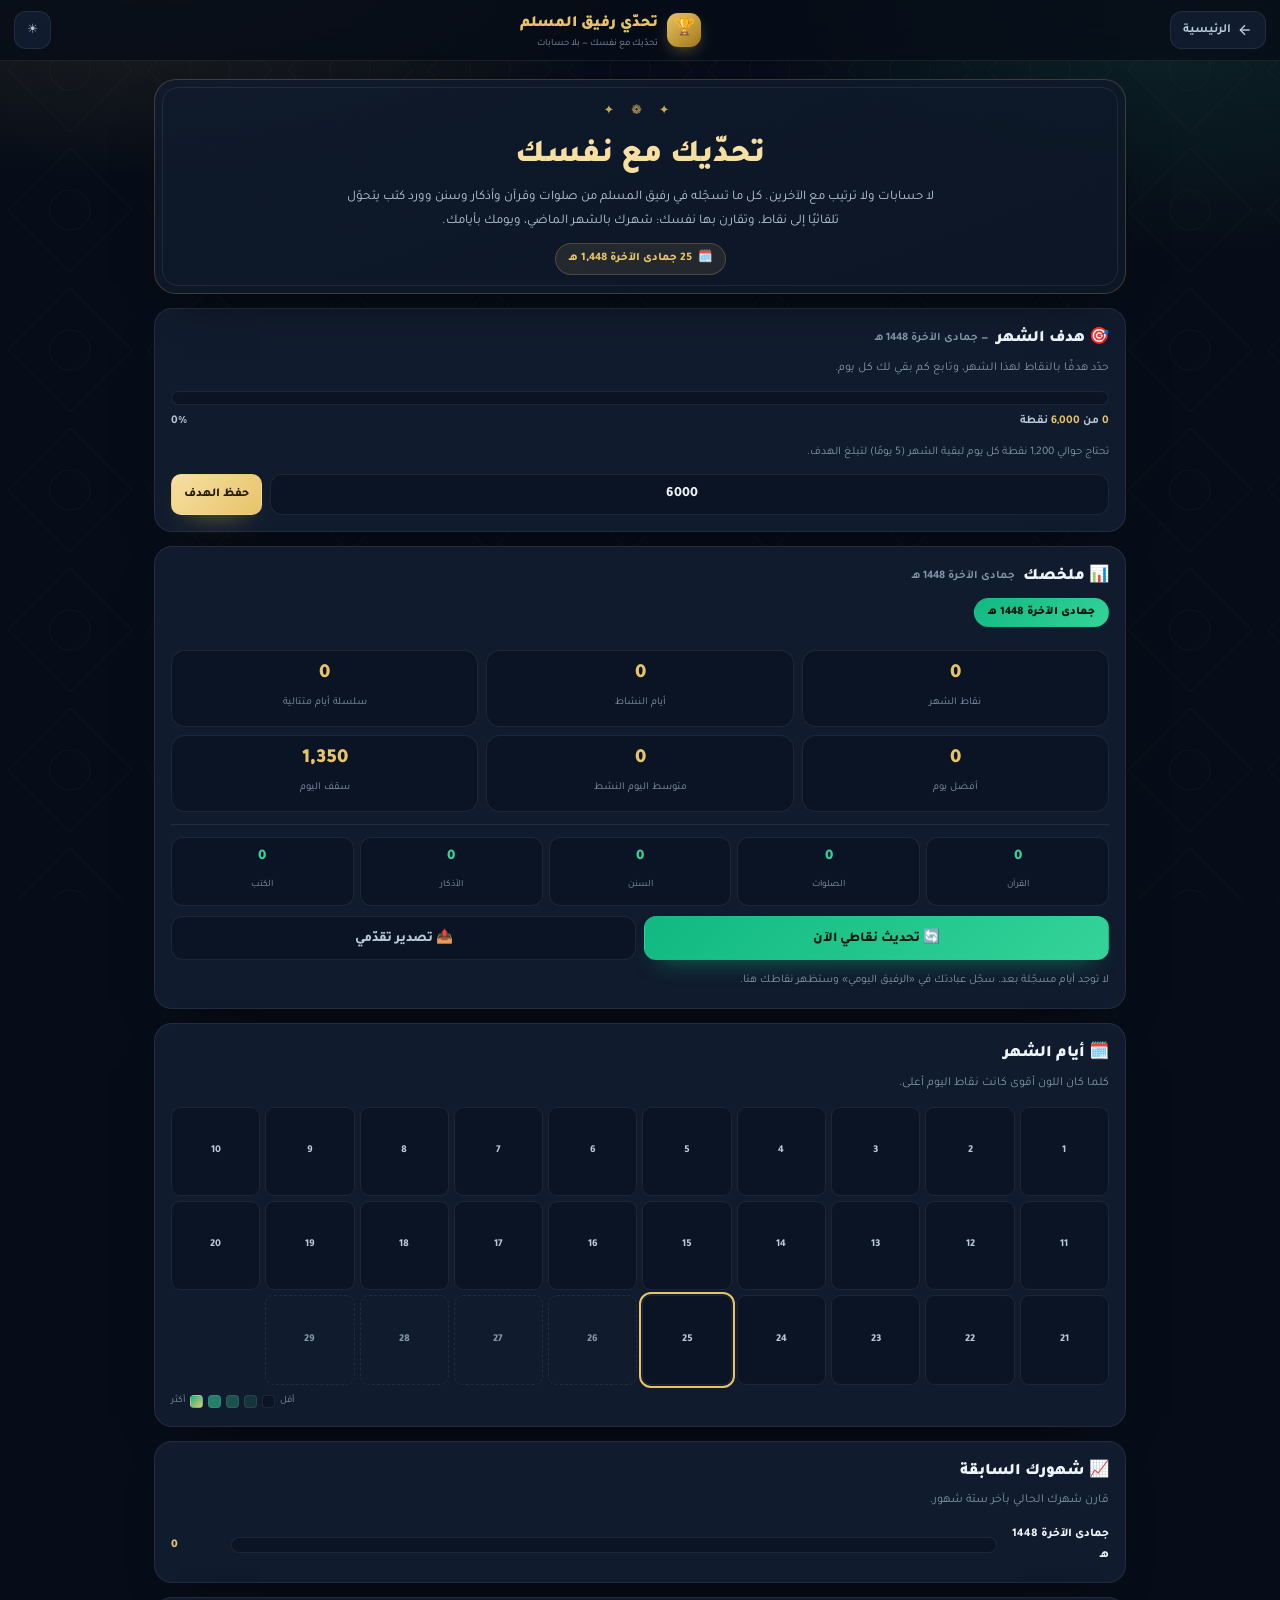
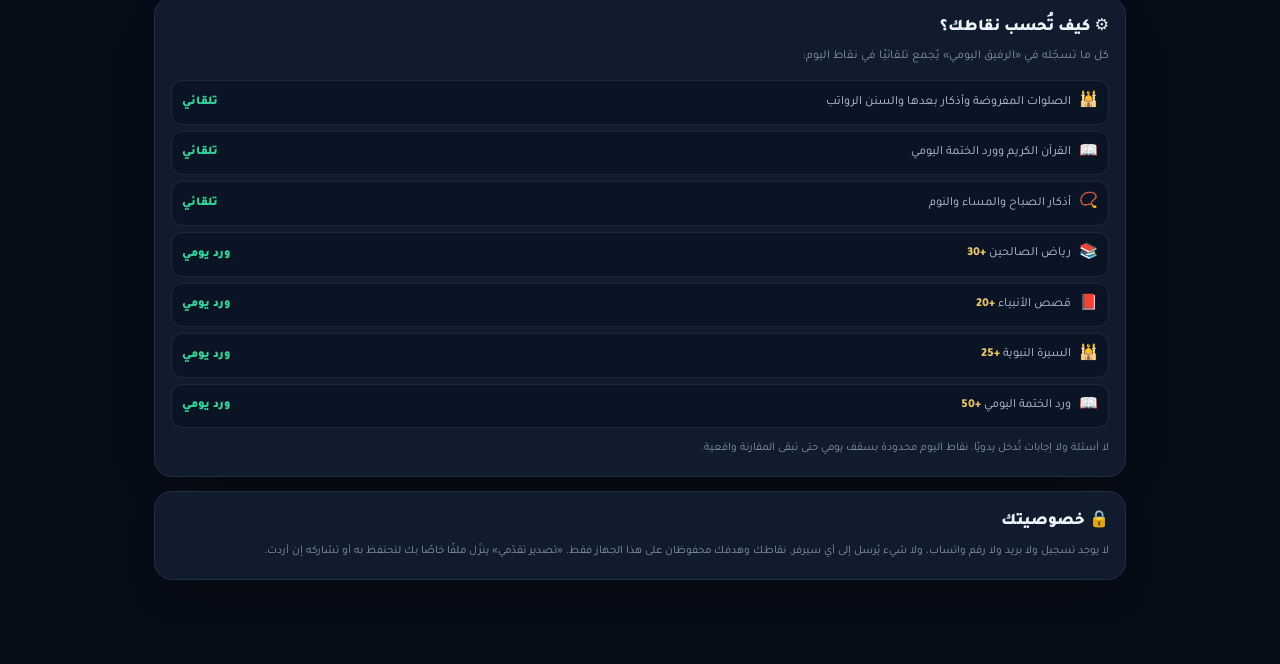
<file: contest-monthly.html>
<!DOCTYPE html>
<html lang="ar" dir="rtl">
<head><meta name="referrer" content="strict-origin-when-cross-origin"><meta http-equiv="Content-Security-Policy" content="default-src 'self'; script-src 'self' 'unsafe-inline'; style-src 'self' 'unsafe-inline'; img-src 'self' data: blob: https:; media-src 'self' blob: https:; font-src 'self' data:; connect-src 'self' https:; frame-src 'self'; worker-src 'self' blob:; manifest-src 'self'; object-src 'none'; base-uri 'self'; form-action 'self'; upgrade-insecure-requests">
<meta charset="utf-8"><script src="./rafiq-storage-shim.js"></script>
<meta name="viewport" content="width=device-width, initial-scale=1">
<title>تحدّي رفيق المسلم</title>
<meta name="theme-color" content="#080e1a">
<link rel="manifest" href="./manifest.json">
<style>
  body{margin:0;min-height:100vh;display:grid;place-items:center;font-family:Tajawal,system-ui,sans-serif;background:#080e1a;color:#e7f0fa;text-align:center;padding:24px}
  .box{max-width:420px;border:1px solid rgba(231,196,106,.28);border-radius:20px;padding:26px 20px;background:linear-gradient(160deg,rgba(231,196,106,.09),rgba(16,27,45,.9))}
  h1{font-size:1.2rem;margin:0 0 8px;color:#f7dfa2}
  p{font-size:.85rem;color:#a9bccd;line-height:1.9;margin:0 0 16px}
  a{display:inline-flex;align-items:center;justify-content:center;gap:6px;text-decoration:none;color:#04150f;background:linear-gradient(135deg,#34d399,#10b981);font-weight:800;padding:11px 20px;border-radius:12px;font-size:.88rem}
</style>
<script src="./rafiq-3d.js"></script><script src="./rafiq-daily-notifications.js"></script>
</head>
<body>
<div class="box">
  <h1>أصبحت المسابقة تحدّيًا شخصيًا</h1>
  <p>تتبّع نقاطك الشهرية وقارنها بنفسك، بلا حسابات ولا بريد ولا ترتيب مع الآخرين.</p>
  <a id="go" href="contest.html">الانتقال إلى التحدّي ←</a>
</div>
<script>
  // إعادة توجيه فورية مع الحفاظ على الرابط القديم يعمل في كل الحالات.
  location.replace('contest.html' + (location.hash || ''));
</script>
</body>
</html>
</file>
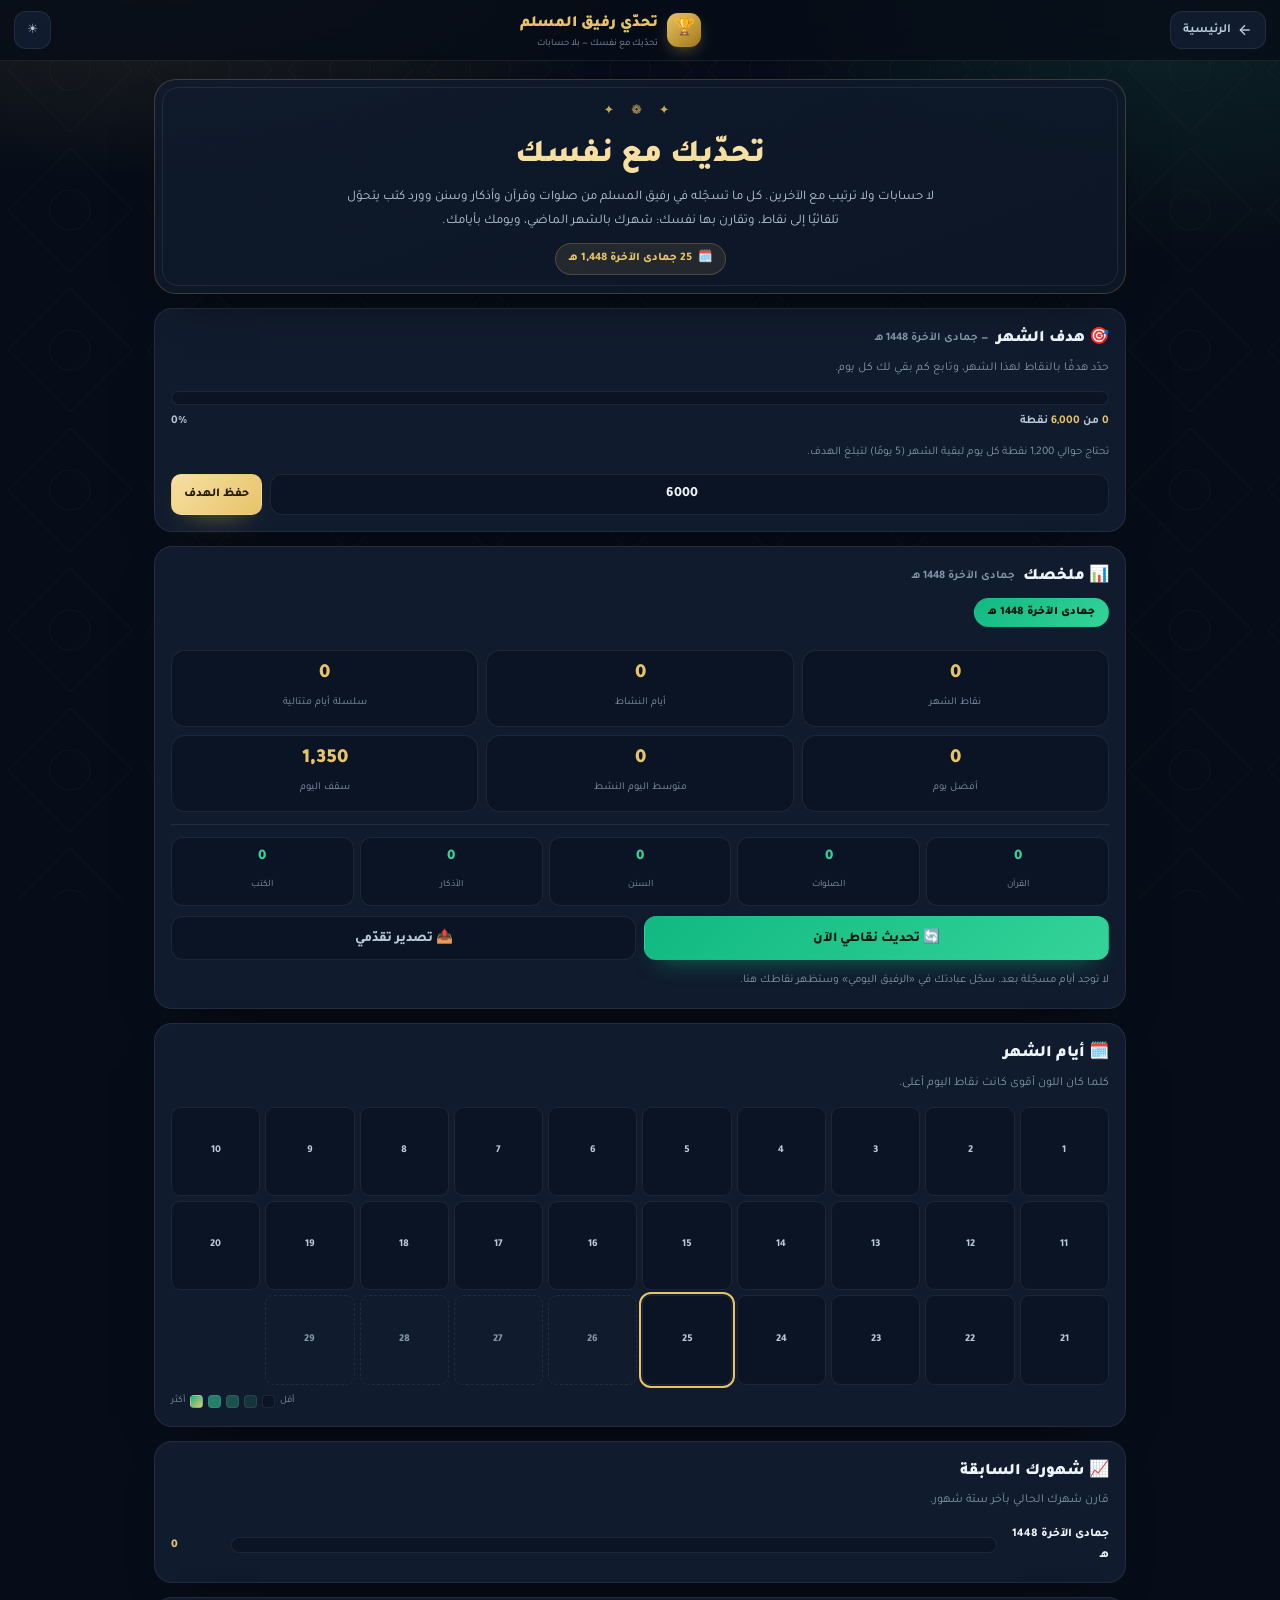
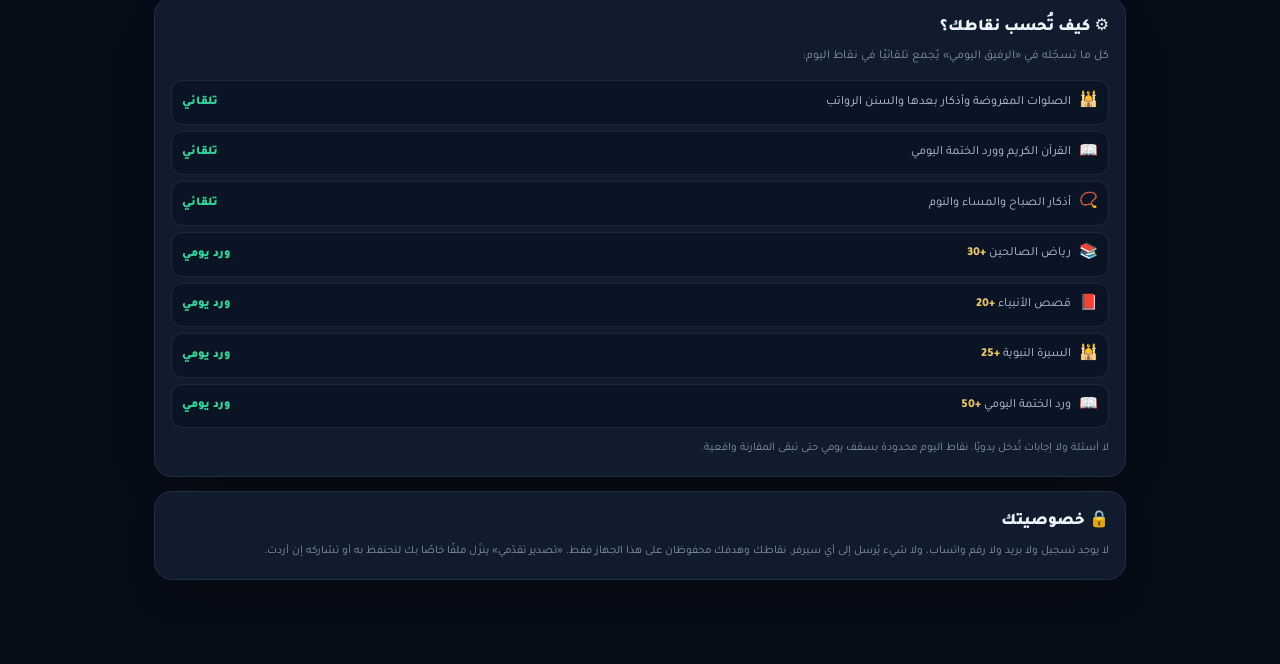
<file: contest.html>
<!DOCTYPE html>
<html lang="ar" dir="rtl" data-mode="dark">
<head><meta name="referrer" content="strict-origin-when-cross-origin"><meta http-equiv="Content-Security-Policy" content="default-src 'self'; script-src 'self' 'unsafe-inline'; style-src 'self' 'unsafe-inline'; img-src 'self' data: blob: https:; media-src 'self' blob: https:; font-src 'self' data:; connect-src 'self' https:; frame-src 'self'; worker-src 'self' blob:; manifest-src 'self'; object-src 'none'; base-uri 'self'; form-action 'self'; upgrade-insecure-requests">
<meta charset="utf-8"><script src="./rafiq-storage-shim.js"></script>
<meta name="viewport" content="width=device-width, initial-scale=1, viewport-fit=cover">
<meta name="theme-color" content="#080e1a">
<title>تحدّي رفيق المسلم</title>
<meta name="description" content="تحدّي رفيق المسلم: تتبّع نقاطك الشهرية من عبادتك اليومية وقارنها بنفسك. بلا حسابات ولا ترتيب مع الآخرين، وكل بياناتك على جهازك فقط.">
<link rel="manifest" href="./manifest.json">
<link rel="icon" type="image/png" sizes="32x32" href="./favicon-32.png">
<link rel="stylesheet" href="./rafiq-fonts.css?v=1">
<script>
(function(){
  var m='dark';
  try{ m=localStorage.getItem('rm_theme')||'dark'; }catch(e){}
  if(m!=='light') m='dark';
  document.documentElement.setAttribute('data-mode',m);
})();
</script>
<style>
:root{
  --bg:#070d18;--bg2:#0b1424;--paper:#101b2d;--paper2:#0d1727;--ink:#eef4fb;--soft:#b9c8d8;--mute:#8395a8;
  --gold:#e7c46a;--gold2:#f7dfa2;--emerald:#34d399;--emerald2:#10b981;--indigo:#a5b4fc;
  --line:rgba(231,196,106,.22);--line-soft:rgba(255,255,255,.08);
  --shadow:0 18px 50px -28px rgba(0,0,0,.9);
}
html[data-mode="light"]{
  --bg:#fbf7ef;--bg2:#f4ecdc;--paper:#fffdf8;--paper2:#f9f3e6;--ink:#2b2115;--soft:#5d4c33;--mute:#8a7758;
  --gold:#a37813;--gold2:#c9a227;--emerald:#0f7a58;--emerald2:#12946b;--indigo:#4f46e5;
  --line:rgba(163,120,19,.24);--line-soft:rgba(43,33,21,.08);--shadow:0 18px 40px -26px rgba(120,88,23,.35);
}
*{box-sizing:border-box;margin:0;padding:0}
html,body{min-height:100%}
body{
  font-family:Tajawal,system-ui,sans-serif;background:var(--bg);color:var(--ink);line-height:1.75;
  background-image:radial-gradient(900px 460px at 12% -12%,rgba(231,196,106,.16),transparent 62%),radial-gradient(720px 420px at 92% 0%,rgba(52,211,153,.12),transparent 60%);
  background-attachment:fixed;-webkit-tap-highlight-color:transparent;
}
body::before{content:"";position:fixed;inset:0;pointer-events:none;opacity:.35;background-image:url("data:image/svg+xml;utf8,<svg xmlns='http://www.w3.org/2000/svg' width='140' height='140' viewBox='0 0 140 140'><g fill='none' stroke='%23e7c46a' stroke-opacity='.10' stroke-width='1.1'><path d='M70 8 L132 70 L70 132 L8 70 Z'/><circle cx='70' cy='70' r='20'/></g></svg>");background-size:140px 140px}
button,input,select{font-family:inherit}
a{color:inherit;text-decoration:none}
button{cursor:pointer;border:0;background:none;color:inherit}

header.top{position:sticky;top:0;z-index:40;display:flex;align-items:center;gap:8px;padding:10px 14px;background:color-mix(in srgb,var(--bg) 82%,transparent);backdrop-filter:blur(16px);border-bottom:1px solid var(--line-soft)}
.hbtn{display:inline-flex;align-items:center;gap:6px;height:38px;padding:0 12px;border-radius:12px;border:1px solid var(--line-soft);background:var(--paper);color:var(--soft);font-size:.78rem;font-weight:700;transition:.2s}
.hbtn:hover{border-color:var(--gold);color:var(--gold)}
.hbtn svg{width:16px;height:16px;stroke:currentColor;fill:none;stroke-width:2.2}
.brand{flex:1;display:flex;align-items:center;justify-content:center;gap:9px;min-width:0}
.brand .logo{width:34px;height:34px;border-radius:11px;display:grid;place-items:center;font-size:1.05rem;background:linear-gradient(140deg,var(--gold),#a37813);color:#231a06;flex:none;box-shadow:0 6px 18px -8px rgba(231,196,106,.8)}
.brand b{font-size:.98rem;font-weight:900;color:var(--gold);white-space:nowrap;overflow:hidden;text-overflow:ellipsis}
.brand span{display:block;font-size:.6rem;color:var(--mute);line-height:1.2}

.wrap{position:relative;z-index:1;max-width:1000px;margin:0 auto;padding:18px 14px 70px}
.hero{text-align:center;padding:22px 16px 18px;border-radius:22px;border:1px solid var(--line);background:linear-gradient(160deg,color-mix(in srgb,var(--paper) 88%,transparent),color-mix(in srgb,var(--paper2) 92%,transparent));box-shadow:var(--shadow);margin-bottom:14px;position:relative;overflow:hidden}
.hero::after{content:"";position:absolute;inset:7px;border:1px solid var(--line-soft);border-radius:16px;pointer-events:none}
.hero .orn{color:var(--gold);letter-spacing:7px;font-size:.8rem;opacity:.85}
.hero h1{font-size:clamp(1.35rem,4.6vw,2rem);font-weight:900;color:var(--gold2);margin:4px 0 2px}
html[data-mode="light"] .hero h1{color:var(--gold)}
.hero p{font-size:.83rem;color:var(--soft);max-width:620px;margin:0 auto}
.hero .pill{display:inline-flex;align-items:center;gap:6px;margin-top:10px;padding:5px 13px;border-radius:999px;border:1px solid var(--line);background:rgba(231,196,106,.1);font-size:.72rem;font-weight:800;color:var(--gold)}

.card{background:var(--paper);border:1px solid var(--line-soft);border-radius:18px;padding:16px;box-shadow:var(--shadow);margin-bottom:14px}
.card > h2{display:flex;align-items:center;gap:8px;font-size:1.02rem;font-weight:900;color:var(--ink);margin-bottom:4px}
.card .sub{font-size:.76rem;color:var(--mute);margin-bottom:12px;line-height:1.8}

.tabs{display:grid;grid-template-columns:1fr 1fr;gap:4px;background:var(--bg2);border:1px solid var(--line-soft);border-radius:14px;padding:4px;margin-bottom:14px}
.tabs button{padding:9px;border-radius:11px;font-size:.84rem;font-weight:800;color:var(--mute);transition:.2s}
.tabs button.on{background:linear-gradient(140deg,var(--gold),#b8902a);color:#241a05;box-shadow:0 8px 20px -14px rgba(231,196,106,.9)}
html[data-mode="light"] .tabs button.on{color:#fffdf5}

label{display:block;font-size:.76rem;font-weight:700;color:var(--soft);margin:10px 0 4px}
input,select{width:100%;padding:11px 13px;border-radius:12px;border:1px solid var(--line-soft);background:var(--bg2);color:var(--ink);font-size:.88rem;outline:none;transition:.2s}
input:focus,select:focus{border-color:var(--gold);box-shadow:0 0 0 3px rgba(231,196,106,.14)}
input::placeholder{color:var(--mute);opacity:.75}
input[dir="ltr"]{direction:ltr;text-align:left}
.row{display:flex;gap:8px}
.row > *{min-width:0}
.phone-row{display:grid;grid-template-columns:132px 1fr;gap:8px}

.btn{display:inline-flex;align-items:center;justify-content:center;gap:7px;padding:11px 18px;border-radius:12px;font-size:.85rem;font-weight:800;border:1px solid transparent;transition:.2s;width:100%}
.btn.primary{background:linear-gradient(135deg,var(--emerald2),var(--emerald));color:#04150f;box-shadow:0 12px 26px -16px rgba(16,185,129,.9)}
html[data-mode="light"] .btn.primary{color:#fff}
.btn.gold{background:linear-gradient(135deg,var(--gold2),var(--gold));color:#241a05;box-shadow:0 12px 26px -16px rgba(231,196,106,.9)}
.btn.ghost{border-color:var(--line);color:var(--gold);background:transparent}
.btn.soft{background:var(--bg2);border-color:var(--line-soft);color:var(--soft)}
.btn.danger{border-color:rgba(248,113,113,.4);color:#f87171;background:rgba(248,113,113,.08)}
.btn.mini{padding:8px 12px;font-size:.76rem;width:auto;border-radius:10px}
.btn:disabled{opacity:.55;cursor:not-allowed}
.btn:active{transform:scale(.985)}
.btn svg{width:15px;height:15px;stroke:currentColor;fill:none;stroke-width:2.2}

.grid-actions{display:grid;grid-template-columns:1fr 1fr;gap:8px;margin-top:10px}
@media(max-width:520px){.grid-actions{grid-template-columns:1fr}}

.msg{margin-top:10px;padding:9px 12px;border-radius:11px;font-size:.79rem;display:none;line-height:1.7}
.msg.show{display:block}
.msg.err{background:rgba(248,113,113,.12);border:1px solid rgba(248,113,113,.4);color:#fca5a5}
.msg.ok{background:rgba(52,211,153,.12);border:1px solid rgba(52,211,153,.4);color:#a7f3d0}
html[data-mode="light"] .msg.err{color:#b91c1c}
html[data-mode="light"] .msg.ok{color:#065f46}
.note{font-size:.72rem;color:var(--mute);line-height:1.9;margin-top:10px}
.note b{color:var(--gold)}

.who{display:flex;align-items:center;gap:11px;flex-wrap:wrap}
.avatar{width:46px;height:46px;border-radius:14px;display:grid;place-items:center;font-size:1.15rem;font-weight:900;background:linear-gradient(140deg,rgba(231,196,106,.24),rgba(52,211,153,.2));border:1px solid var(--line);color:var(--gold);flex:none}
.who .nm{font-size:1.1rem;font-weight:900;line-height:1.4}
.who .meta{font-size:.72rem;color:var(--mute)}
.badge{display:inline-flex;align-items:center;gap:4px;padding:2px 8px;border-radius:999px;font-size:.64rem;font-weight:800;background:rgba(52,211,153,.14);border:1px solid rgba(52,211,153,.35);color:var(--emerald)}

.kpis{display:grid;grid-template-columns:repeat(4,1fr);gap:8px;margin-top:13px}
.kpi{background:var(--bg2);border:1px solid var(--line-soft);border-radius:14px;padding:10px 6px;text-align:center}
.kpi b{display:block;font-size:1.25rem;font-weight:900;color:var(--gold);line-height:1.35}
.kpi span{font-size:.66rem;color:var(--mute)}
@media(max-width:520px){.kpis{grid-template-columns:repeat(2,1fr)}}

.parts{display:grid;grid-template-columns:repeat(5,1fr);gap:6px;margin-top:12px;padding-top:12px;border-top:1px solid var(--line-soft)}
.part{text-align:center;background:var(--bg2);border:1px solid var(--line-soft);border-radius:11px;padding:7px 4px}
.part b{display:block;font-size:.92rem;font-weight:900;color:var(--emerald)}
.part span{font-size:.6rem;color:var(--mute)}
@media(max-width:560px){.parts{grid-template-columns:repeat(3,1fr)}}

.months{display:flex;gap:6px;overflow-x:auto;padding:2px 0 10px;scrollbar-width:thin}
.mchip{flex:0 0 auto;padding:7px 13px;border-radius:999px;border:1px solid var(--line-soft);background:var(--bg2);font-size:.72rem;font-weight:700;color:var(--soft);white-space:nowrap;transition:.2s}
.mchip:hover{border-color:var(--gold);color:var(--gold)}
.mchip.on{background:linear-gradient(135deg,var(--emerald2),var(--emerald));color:#04150f;border-color:transparent;font-weight:900}
html[data-mode="light"] .mchip.on{color:#fff}

.podium{display:grid;grid-template-columns:1fr 1.1fr 1fr;gap:8px;align-items:end;margin-bottom:12px}
.pod{border-radius:16px;padding:12px 8px;text-align:center;border:1px solid var(--line-soft);background:var(--bg2);position:relative}
.pod .medal{font-size:1.5rem;line-height:1.2}
.pod .nm{font-size:.78rem;font-weight:800;margin:2px 0;white-space:nowrap;overflow:hidden;text-overflow:ellipsis;color:var(--ink)}
.pod .pt{font-size:.78rem;font-weight:900;color:var(--gold)}
.pod .dys{font-size:.62rem;color:var(--mute)}
.pod.first{border-color:var(--gold);background:linear-gradient(170deg,rgba(231,196,106,.2),var(--bg2));transform:translateY(-6px);box-shadow:0 14px 30px -22px rgba(231,196,106,.9)}

.search{position:relative;margin-bottom:8px}
.search input{padding-inline-start:34px}
.search svg{position:absolute;inset-inline-start:11px;top:50%;transform:translateY(-50%);width:15px;height:15px;stroke:var(--mute);fill:none;stroke-width:2.2}
.rows{max-height:440px;overflow-y:auto;overscroll-behavior:contain}
.rank-row{display:flex;align-items:center;gap:9px;padding:9px 10px;border-radius:11px;border:1px solid transparent;transition:.15s}
.rank-row:nth-child(odd){background:rgba(231,196,106,.045)}
.rank-row:hover{background:rgba(231,196,106,.1);border-color:var(--line-soft)}
.rank-row.me{background:linear-gradient(90deg,rgba(52,211,153,.16),rgba(231,196,106,.1));border-color:rgba(52,211,153,.35)}
.rk{flex:0 0 30px;height:27px;border-radius:9px;display:grid;place-items:center;background:var(--bg2);color:var(--gold);font-weight:900;font-size:.72rem}
.rk.top{background:linear-gradient(135deg,var(--gold2),var(--gold));color:#241a05}
.rank-row .nm{flex:1;font-size:.83rem;font-weight:700;min-width:0;display:flex;align-items:center;gap:6px;overflow:hidden}
.rank-row .nm span.txt{white-space:nowrap;overflow:hidden;text-overflow:ellipsis}
.tag{font-size:.58rem;color:#04150f;background:var(--emerald);padding:1px 6px;border-radius:7px;font-weight:900;flex:none}
.tag.demo{background:rgba(165,180,252,.2);color:var(--indigo);border:1px solid rgba(165,180,252,.3)}
.rank-row .pt{font-size:.8rem;font-weight:900;color:var(--gold);flex:none}
.rank-row .dys{flex:0 0 52px;text-align:left;font-size:.63rem;color:var(--mute)}
@media(max-width:520px){.rank-row .dys{display:none}.pod .nm{font-size:.7rem}}
.empty{text-align:center;color:var(--mute);font-size:.79rem;padding:20px 10px;line-height:1.9}

.how{display:grid;gap:6px;margin-top:4px}
.how-row{display:flex;align-items:center;gap:8px;font-size:.78rem;color:var(--soft);background:var(--bg2);border:1px solid var(--line-soft);border-radius:11px;padding:8px 10px}
.how-row b{margin-inline-start:auto;color:var(--emerald);font-weight:900;font-size:.76rem;white-space:nowrap}
.how-row .ic{font-size:.95rem}

.db-stats{display:grid;grid-template-columns:repeat(4,1fr);gap:7px;margin:6px 0 12px}
.db-stat{background:var(--bg2);border:1px solid var(--line-soft);border-radius:12px;padding:9px 5px;text-align:center}
.db-stat b{display:block;font-size:1.05rem;font-weight:900;color:var(--indigo)}
.db-stat span{font-size:.6rem;color:var(--mute)}
@media(max-width:520px){.db-stats{grid-template-columns:repeat(2,1fr)}}

.modal{position:fixed;inset:0;z-index:100;display:none;align-items:center;justify-content:center;padding:16px;background:rgba(3,7,14,.72);backdrop-filter:blur(6px)}
.modal.show{display:flex}
.modal-card{width:min(440px,100%);max-height:88vh;overflow:auto;background:var(--paper);border:1px solid var(--line);border-radius:20px;padding:18px;box-shadow:0 30px 80px -30px #000}
.modal-card h3{font-size:1rem;font-weight:900;color:var(--gold);margin-bottom:8px;display:flex;align-items:center;gap:7px}
.acc-row{display:flex;align-items:center;justify-content:space-between;gap:8px;padding:9px 0;border-bottom:1px solid var(--line-soft);font-size:.8rem}
.acc-row:last-of-type{border-bottom:0}
.acc-row .lbl{color:var(--mute);font-size:.73rem}
.acc-row .val{direction:ltr;font-weight:700;color:var(--ink);font-size:.78rem;display:flex;align-items:center;gap:6px}
.eye{border:1px solid var(--line-soft);border-radius:8px;width:26px;height:26px;display:grid;place-items:center;font-size:.75rem;color:var(--mute);background:var(--bg2)}
.close-x{position:absolute;inset-inline-end:14px}

#toast{position:fixed;left:50%;bottom:22px;transform:translate(-50%,18px);z-index:200;background:var(--emerald2);color:#04150f;padding:9px 18px;border-radius:999px;font-size:.78rem;font-weight:900;opacity:0;pointer-events:none;transition:.3s;box-shadow:0 16px 40px -20px #000;max-width:92vw;text-align:center}
#toast.show{opacity:1;transform:translate(-50%,0)}
.hidden{display:none!important}

/* ===== التحدّي الشخصي ===== */
.kpis.k3{grid-template-columns:repeat(3,1fr)}
@media(max-width:520px){.kpis.k3{grid-template-columns:repeat(3,1fr)}.kpis.k3 .kpi b{font-size:1.05rem}}
.goal-bar{height:14px;border-radius:999px;background:var(--bg2);border:1px solid var(--line-soft);overflow:hidden;margin:10px 0 6px}
.goal-bar i{display:block;height:100%;width:0;border-radius:999px;background:linear-gradient(90deg,var(--emerald2),var(--gold));transition:width .7s cubic-bezier(.2,.8,.2,1)}
.goal-line{display:flex;justify-content:space-between;gap:8px;font-size:.74rem;color:var(--soft);font-weight:700}
.goal-line b{color:var(--gold)}
.goal-edit{display:grid;grid-template-columns:1fr auto;gap:8px;margin-top:10px}
.goal-edit input{direction:ltr;text-align:center;font-weight:800}
.trend{display:inline-flex;align-items:center;gap:5px;margin-top:8px;padding:4px 11px;border-radius:999px;font-size:.74rem;font-weight:800;border:1px solid var(--line-soft);background:var(--bg2);color:var(--soft)}
.trend.up{color:var(--emerald);border-color:rgba(52,211,153,.4);background:rgba(52,211,153,.1)}
.trend.down{color:#f59e0b;border-color:rgba(245,158,11,.4);background:rgba(245,158,11,.1)}
.cal{display:grid;grid-template-columns:repeat(10,1fr);gap:5px;margin-top:8px}
@media(max-width:420px){.cal{grid-template-columns:repeat(6,1fr)}}
.cal .d{aspect-ratio:1;border-radius:9px;display:grid;place-items:center;font-size:.66rem;font-weight:800;color:var(--soft);background:var(--bg2);border:1px solid var(--line-soft);position:relative}
.cal .d.l1{background:rgba(52,211,153,.14);color:var(--soft)}
.cal .d.l2{background:rgba(52,211,153,.30);color:var(--ink)}
.cal .d.l3{background:rgba(52,211,153,.55);color:#04150f}
.cal .d.l4{background:linear-gradient(135deg,var(--emerald2),var(--gold));color:#1b1403}
.cal .d.today{outline:2px solid var(--gold);outline-offset:1px}
.cal .d.future{color:var(--mute);border-style:dashed;background:transparent}
.legend{display:flex;align-items:center;gap:5px;font-size:.62rem;color:var(--mute);margin-top:8px;justify-content:flex-end}
.legend i{width:13px;height:13px;border-radius:4px;display:inline-block;border:1px solid var(--line-soft)}
.bars{display:flex;flex-direction:column;gap:9px;margin-top:6px}
.bar-row{display:grid;grid-template-columns:104px 1fr 52px;align-items:center;gap:8px;font-size:.74rem;color:var(--soft)}
.bar-row .tr{height:16px;border-radius:999px;background:var(--bg2);border:1px solid var(--line-soft);overflow:hidden}
.bar-row .tr i{display:block;height:100%;border-radius:999px;background:linear-gradient(90deg,rgba(231,196,106,.55),var(--gold));width:0;transition:width .7s}
.bar-row.cur .tr i{background:linear-gradient(90deg,var(--emerald2),var(--emerald))}
.bar-row.cur{color:var(--ink);font-weight:800}
.bar-row b{text-align:left;direction:ltr;color:var(--gold);font-weight:900}
.empty{text-align:center;color:var(--mute);font-size:.8rem;padding:14px 8px}
.legacy{border-color:rgba(245,158,11,.45)!important}
</style>
<script src="./rafiq-3d.js"></script><script src="./rafiq-daily-notifications.js"></script><script src="./contest-points.js"></script>
</head>
<body>
<header class="top">
  <button class="hbtn" data-rfq-e="click" data-rfq-h="h1" aria-label="العودة إلى الصفحة الرئيسية">
    <svg viewBox="0 0 24 24"><line x1="19" y1="12" x2="5" y2="12"/><polyline points="12 19 5 12 12 5"/></svg>
    <span>الرئيسية</span>
  </button>
  <div class="brand">
    <div class="logo">🏆</div>
    <div><b>تحدّي رفيق المسلم</b><span>تحدّيك مع نفسك — بلا حسابات</span></div>
  </div>
  <button class="hbtn" id="themeBtn" data-rfq-e="click" data-rfq-h="h2" aria-label="تبديل الوضع"><span id="themeIco">☀️</span></button>
</header>

<div class="wrap" role="main">
  <section class="hero">
    <div class="orn">✦ ❁ ✦</div>
    <h1>تحدّيك مع نفسك</h1>
    <p>لا حسابات ولا ترتيب مع الآخرين. كل ما تسجّله في رفيق المسلم من صلوات وقرآن وأذكار وسنن وورد كتب يتحوّل تلقائيًا إلى نقاط، وتقارن بها نفسك: شهرك بالشهر الماضي، ويومك بأيامك.</p>
    <div class="pill">🗓️ <span id="hijriPill">…</span></div>
  </section>

  <!-- بيانات قديمة (حساب المسابقة السابقة) -->
  <section class="card legacy hidden" id="legacyCard">
    <h2>🧹 بيانات حساب قديمة على جهازك</h2>
    <div class="sub">كانت المسابقة تحفظ على هذا الجهاز بريدًا ورقم واتساب وكلمة مرور مشفّرة. لم نعد نحتاجها (التحدّي أصبح شخصيًا)، ويمكنك حذفها الآن. نقاطك لن تتأثر لأنها تُقرأ من سجل أيامك.</div>
    <button class="btn danger" data-rfq-e="click" data-rfq-h="h3">🗑️ حذف بيانات الحساب القديم</button>
  </section>

  <!-- هدف الشهر -->
  <section class="card" id="goalCard">
    <h2>🎯 هدف الشهر <span id="goalMonth" style="font-size:.72rem;color:var(--mute);font-weight:600"></span></h2>
    <div class="sub">حدّد هدفًا بالنقاط لهذا الشهر، وتابع كم بقي لك كل يوم.</div>
    <div class="goal-bar" role="progressbar" aria-label="تقدّم هدف الشهر" aria-valuemin="0" aria-valuemax="100" id="goalBar"><i id="goalFill"></i></div>
    <div class="goal-line"><span><b id="goalPts">0</b> من <b id="goalVal">0</b> نقطة</span><span id="goalPct">0%</span></div>
    <div class="note" id="goalHint">—</div>
    <div class="goal-edit">
      <input id="goalInput" type="number" inputmode="numeric" min="100" max="100000" step="100" aria-label="هدف الشهر بالنقاط" placeholder="الهدف بالنقاط">
      <button class="btn gold mini" data-rfq-e="click" data-rfq-h="h4">حفظ الهدف</button>
    </div>
  </section>

  <!-- ملخص الشهر -->
  <section class="card" id="sumCard">
    <h2>📊 ملخصك <span id="boardMonth" style="font-size:.72rem;color:var(--mute);font-weight:600"></span></h2>
    <div class="months" id="monthChips" role="tablist" aria-label="اختر الشهر"></div>
    <div class="kpis k3">
      <div class="kpi"><b id="kPts">0</b><span>نقاط الشهر</span></div>
      <div class="kpi"><b id="kDays">0</b><span>أيام النشاط</span></div>
      <div class="kpi"><b id="kStreak">0</b><span>سلسلة أيام متتالية</span></div>
      <div class="kpi"><b id="kBest">0</b><span>أفضل يوم</span></div>
      <div class="kpi"><b id="kAvg">0</b><span>متوسط اليوم النشط</span></div>
      <div class="kpi"><b id="kCap">0</b><span>سقف اليوم</span></div>
    </div>
    <div id="trend" class="trend hidden"></div>
    <div class="parts" id="meParts"></div>
    <div class="grid-actions">
      <button class="btn primary" data-rfq-e="click" data-rfq-h="h5">🔄 تحديث نقاطي الآن</button>
      <button class="btn soft" data-rfq-e="click" data-rfq-h="h6">📤 تصدير تقدّمي</button>
    </div>
    <div class="note" id="syncNote">تُقرأ نقاطك من سجل رفيق المسلم على هذا الجهاز.</div>
  </section>

  <!-- أيام الشهر -->
  <section class="card">
    <h2>🗓️ أيام الشهر</h2>
    <div class="sub">كلما كان اللون أقوى كانت نقاط اليوم أعلى.</div>
    <div class="cal" id="cal"></div>
    <div class="legend">أقل <i style="background:var(--bg2)"></i><i style="background:rgba(52,211,153,.14)"></i><i style="background:rgba(52,211,153,.30)"></i><i style="background:rgba(52,211,153,.55)"></i><i style="background:linear-gradient(135deg,var(--emerald2),var(--gold))"></i> أكثر</div>
  </section>

  <!-- مقارنة الشهور -->
  <section class="card">
    <h2>📈 شهورك السابقة</h2>
    <div class="sub">قارن شهرك الحالي بآخر ستة شهور.</div>
    <div class="bars" id="bars"></div>
  </section>

  <!-- كيف تُحسب -->
  <section class="card">
    <h2>⚙️ كيف تُحسب نقاطك؟</h2>
    <div class="sub">كل ما تسجّله في «الرفيق اليومي» يُجمع تلقائيًا في نقاط اليوم:</div>
    <div class="how">
      <div class="how-row"><span class="ic">🕌</span><span>الصلوات المفروضة وأذكار بعدها والسنن الرواتب</span><b>تلقائي</b></div>
      <div class="how-row"><span class="ic">📖</span><span>القرآن الكريم وورد الختمة اليومي</span><b>تلقائي</b></div>
      <div class="how-row"><span class="ic">📿</span><span>أذكار الصباح والمساء والنوم</span><b>تلقائي</b></div>
      <div class="how-row"><span class="ic">📚</span><span>رياض الصالحين <b style="color:var(--gold)">+30</b></span><b>ورد يومي</b></div>
      <div class="how-row"><span class="ic">📕</span><span>قصص الأنبياء <b style="color:var(--gold)">+20</b></span><b>ورد يومي</b></div>
      <div class="how-row"><span class="ic">🕌</span><span>السيرة النبوية <b style="color:var(--gold)">+25</b></span><b>ورد يومي</b></div>
      <div class="how-row"><span class="ic">📖</span><span>ورد الختمة اليومي <b style="color:var(--gold)">+50</b></span><b>ورد يومي</b></div>
    </div>
    <div class="note">لا أسئلة ولا إجابات تُدخل يدويًا. نقاط اليوم محدودة بسقف يومي حتى تبقى المقارنة واقعية.</div>
  </section>

  <section class="card">
    <h2>🔒 خصوصيتك</h2>
    <div class="note" style="margin-top:0">لا يوجد تسجيل ولا بريد ولا رقم واتساب، ولا شيء يُرسل إلى أي سيرفر. نقاطك وهدفك محفوظان على هذا الجهاز فقط. «تصدير تقدّمي» ينزّل ملفًا خاصًا بك لتحتفظ به أو تشاركه إن أردت.</div>
  </section>
</div>
<div id="toast" role="status" aria-live="polite"></div>
<script>function goToRafiqHome(){try{if(window.parent!==window){window.parent.postMessage({type:"rafiq-contest-home"},"*");return false}}catch(e){}try{if(document.referrer&&new URL(document.referrer).origin===location.origin&&history.length>1){history.back();return false}}catch(e){}location.href="index.html";return false}</script>
<script>
(function(){
  'use strict';
  var P=window.RFQ_POINTS, GOAL_KEY='rfq_challenge_goal_v1';
  var $=function(id){return document.getElementById(id)};
  var AR=function(n){try{return Number(n).toLocaleString('en-US')}catch(e){return String(n)}};
  var state={records:{},month:'',months:[],byMonth:{}};

  /* ---------- مظهر ---------- */
  window.toggleTheme=function(){
    var m=document.documentElement.getAttribute('data-mode')==='light'?'dark':'light';
    document.documentElement.setAttribute('data-mode',m);
    try{localStorage.setItem('rm_theme',m)}catch(e){}
    $('themeIco').textContent=m==='light'?'🌙':'☀️';
  };
  $('themeIco').textContent=document.documentElement.getAttribute('data-mode')==='light'?'🌙':'☀️';
  function toast(t){var el=$('toast');el.textContent=t;el.classList.add('show');clearTimeout(toast._t);toast._t=setTimeout(function(){el.classList.remove('show')},2400)}

  /* ---------- تاريخ هجري ---------- */
  var fmt=null;
  function hp(d){
    try{
      if(!fmt)fmt=new Intl.DateTimeFormat('en-u-ca-islamic-umalqura',{day:'numeric',month:'numeric',year:'numeric'});
      var o={};fmt.formatToParts(d).forEach(function(p){o[p.type]=p.value});
      return {y:parseInt(o.year,10),m:parseInt(o.month,10),d:parseInt(o.day,10)};
    }catch(e){return {y:1448,m:1,d:1}}
  }
  function mkey(h){return h.y+'-'+String(h.m).padStart(2,'0')}
  function iso(d){return d.getFullYear()+'-'+String(d.getMonth()+1).padStart(2,'0')+'-'+String(d.getDate()).padStart(2,'0')}
  /* خريطة: شهر هجري -> أيامه (تاريخ ميلادي + رقم اليوم الهجري) */
  function buildCalendar(){
    var map={},base=new Date();base.setHours(12,0,0,0);
    for(var i=-500;i<=40;i++){
      var d=new Date(base.getTime()+i*86400000),h=hp(d),k=mkey(h);
      (map[k]=map[k]||[]).push({iso:iso(d),d:h.d});
    }
    return map;
  }

  /* ---------- هدف الشهر ---------- */
  function goals(){try{return JSON.parse(localStorage.getItem(GOAL_KEY)||'{}')||{}}catch(e){return {}}}
  function setGoal(k,v){var g=goals();g[k]=v;try{localStorage.setItem(GOAL_KEY,JSON.stringify(g))}catch(e){}}
  function prevKey(k){var p=k.split('-'),y=+p[0],m=+p[1]-1;if(m<1){m=12;y--}return y+'-'+String(m).padStart(2,'0')}
  function suggestGoal(k,sum){
    var prev=sum[prevKey(k)];
    var base=prev&&prev.pts>0?Math.ceil(prev.pts*1.1/100)*100:6000;
    return Math.max(500,base);
  }
  window.saveGoal=function(){
    var v=parseInt($('goalInput').value,10);
    if(!isFinite(v)||v<100||v>100000){toast('اكتب هدفًا بين 100 و 100,000 نقطة');return}
    setGoal(state.month,v);render();toast('تم حفظ الهدف ✔');
  };

  /* ---------- حساب ---------- */
  function summaries(){
    var out={};
    state.months.forEach(function(k){out[k]=P.summarize(state.records,k)});
    return out;
  }
  function streak(){
    var n=0,d=new Date();d.setHours(12,0,0,0);
    var today=P.dayScore(state.records[iso(d)]);
    if(today<=0)d=new Date(d.getTime()-86400000);   // اليوم لم يُسجَّل بعد: ابدأ من أمس
    for(;;){
      var s=P.dayScore(state.records[iso(d)]);
      if(s>0){n++;d=new Date(d.getTime()-86400000)}else break;
      if(n>3000)break;
    }
    return n;
  }

  /* ---------- عرض ---------- */
  function render(){
    var sum=summaries(),cur=sum[state.month]||P.summarize(state.records,state.month);
    $('boardMonth').textContent=cur.label;
    $('goalMonth').textContent='— '+cur.label;
    // chips
    var chips=$('monthChips');chips.innerHTML='';
    state.months.slice().reverse().forEach(function(k){
      var b=document.createElement('button');b.type='button';b.className='mchip'+(k===state.month?' on':'');
      b.setAttribute('role','tab');b.setAttribute('aria-selected',k===state.month?'true':'false');
      b.textContent=P.monthLabel(k);b.onclick=function(){state.month=k;render()};chips.appendChild(b);
    });
    // kpis
    $('kPts').textContent=AR(cur.pts);$('kDays').textContent=AR(cur.days);
    $('kBest').textContent=AR(Math.round(cur.best));
    $('kAvg').textContent=AR(cur.days?Math.round(cur.pts/cur.days):0);
    $('kStreak').textContent=AR(streak());$('kCap').textContent=AR(P.cap);
    // trend
    var tr=$('trend'),prev=sum[prevKey(state.month)];
    if(prev&&prev.pts>0){
      var pct=Math.round((cur.pts-prev.pts)/prev.pts*100);
      tr.className='trend '+(pct>=0?'up':'down');
      tr.textContent=(pct>=0?'⬆ ':'⬇ ')+'مقارنة بـ'+prev.label+': '+(pct>=0?'+':'−')+AR(Math.abs(pct))+'٪';
    }else{tr.className='trend hidden'}
    // parts
    var names={quran:'القرآن',prayers:'الصلوات',sunan:'السنن',athkar:'الأذكار',books:'الكتب'};
    var mp=$('meParts');mp.innerHTML='';
    Object.keys(names).forEach(function(g){
      var d=document.createElement('div');d.className='part';
      d.innerHTML='<b>'+AR(cur.parts[g]||0)+'</b><span>'+names[g]+'</span>';mp.appendChild(d);
    });
    // هدف
    var goal=goals()[state.month]||suggestGoal(state.month,sum);
    var pct2=Math.max(0,Math.min(100,Math.round(cur.pts/goal*100)));
    $('goalFill').style.width=pct2+'%';$('goalBar').setAttribute('aria-valuenow',String(pct2));
    $('goalPts').textContent=AR(cur.pts);$('goalVal').textContent=AR(goal);$('goalPct').textContent=AR(pct2)+'٪';
    $('goalInput').value=goal;
    var days=state.cal[state.month]||[],today=iso(new Date()),left=days.filter(function(x){return x.iso>=today}).length;
    var hint;
    if(cur.pts>=goal)hint='🎉 حققت هدف هذا الشهر. زِد الهدف لو أحببت.';
    else if(state.month!==P.currentMonth())hint='انتهى هذا الشهر قبل بلوغ الهدف. جرّب هدفًا أنسب للشهر القادم.';
    else if(left>0){var need=Math.ceil((goal-cur.pts)/left);hint='تحتاج حوالي '+AR(need)+' نقطة كل يوم لبقية الشهر ('+AR(left)+' يومًا) لتبلغ الهدف.'+(need>P.cap?' (الهدف أعلى من سقف اليوم، فالأفضل خفضه).':'')}
    else hint='—';
    $('goalHint').textContent=hint;
    // تقويم
    var cal=$('cal');cal.innerHTML='';
    var max=Math.max(1,cur.best);
    days.forEach(function(x){
      var s=P.dayScore(state.records[x.iso]),r=s/max,l=s<=0?0:r<.25?1:r<.5?2:r<.8?3:4;
      var d=document.createElement('div');
      d.className='d'+(l?' l'+l:'')+(x.iso===today?' today':'')+(x.iso>today?' future':'');
      d.textContent=AR(x.d);d.title=AR(x.d)+' — '+AR(Math.round(s))+' نقطة';cal.appendChild(d);
    });
    if(!days.length)cal.innerHTML='<div class="empty" style="grid-column:1/-1">لا بيانات لهذا الشهر.</div>';
    // أعمدة المقارنة
    var keys=state.months.slice(-6),bars=$('bars');bars.innerHTML='';
    var mx=Math.max.apply(null,keys.map(function(k){return (sum[k]||{pts:0}).pts}).concat([1]));
    keys.forEach(function(k){
      var v=(sum[k]||{pts:0}).pts,row=document.createElement('div');
      row.className='bar-row'+(k===state.month?' cur':'');
      row.innerHTML='<span>'+P.monthLabel(k)+'</span><div class="tr"><i style="width:0"></i></div><b>'+AR(v)+'</b>';
      bars.appendChild(row);
      setTimeout(function(){row.querySelector('i').style.width=Math.round(v/mx*100)+'%'},30);
    });
  }

  window.refresh=function(manual){
    return P.readAll().then(function(data){
      state.records=data.records||{};
      state.months=P.months(state.records);
      if(!state.month||state.months.indexOf(state.month)<0)state.month=P.currentMonth();
      render();
      var n=Object.keys(state.records).length;
      $('syncNote').textContent=n?('آخر تحديث الآن — يُقرأ '+AR(n)+' يومًا من سجلك على هذا الجهاز.'):'لا توجد أيام مسجّلة بعد. سجّل عبادتك في «الرفيق اليومي» وستظهر نقاطك هنا.';
      if(manual)toast('تم تحديث نقاطك ✔');
    }).catch(function(){ if(manual)toast('تعذّرت قراءة السجل'); });
  };

  /* ---------- تصدير ---------- */
  window.exportProgress=function(){
    var sum=summaries(),g=goals();
    var data={app:'rafiq-almuslim',type:'personal-challenge',exportedAt:new Date().toISOString(),
      months:state.months.map(function(k){var s=sum[k];return {month:k,label:s.label,points:s.pts,activeDays:s.days,bestDay:Math.round(s.best),parts:s.parts,goal:g[k]||null}})};
    var blob=new Blob([JSON.stringify(data,null,2)],{type:'application/json'});
    var a=document.createElement('a');a.href=URL.createObjectURL(blob);a.download='rafiq-challenge-'+iso(new Date())+'.json';
    document.body.appendChild(a);a.click();setTimeout(function(){URL.revokeObjectURL(a.href);a.remove()},500);
    toast('تم تصدير تقدّمك ✔');
  };

  /* ---------- حذف بيانات الحساب القديم ---------- */
  var LEGACY_DB='rafiq-contest-db';
  function legacyExists(){
    return new Promise(function(res){
      var ls=false;try{for(var i=0;i<localStorage.length;i++){var k=localStorage.key(i);if(k&&k.indexOf('rfq_contest')===0){ls=true;break}}}catch(e){}
      if(!window.indexedDB){res(ls);return}
      if(indexedDB.databases){indexedDB.databases().then(function(l){res(ls||l.some(function(x){return x.name===LEGACY_DB}))}).catch(function(){res(ls)});return}
      var existed=true,r=indexedDB.open(LEGACY_DB);
      r.onupgradeneeded=function(){existed=false};
      r.onsuccess=function(){r.result.close();if(!existed)try{indexedDB.deleteDatabase(LEGACY_DB)}catch(e){}res(ls||existed)};
      r.onerror=function(){res(ls)};
    });
  }
  window.purgeLegacy=function(){
    if(!confirm('سيتم حذف البريد ورقم الواتساب وكلمة المرور المحفوظة للحساب القديم من هذا الجهاز. هل تريد المتابعة؟'))return;
    try{var rm=[];for(var i=0;i<localStorage.length;i++){var k=localStorage.key(i);if(k&&k.indexOf('rfq_contest')===0)rm.push(k)}rm.forEach(function(k){localStorage.removeItem(k)})}catch(e){}
    try{
      var r=indexedDB.deleteDatabase(LEGACY_DB);
      r.onsuccess=r.onerror=r.onblocked=function(){$('legacyCard').classList.add('hidden');toast('تم حذف بيانات الحساب القديم ✔')};
    }catch(e){$('legacyCard').classList.add('hidden')}
  };

  /* ---------- تشغيل ---------- */
  state.cal=buildCalendar();
  var h=hp(new Date()),names=['محرم','صفر','ربيع الأول','ربيع الآخر','جمادى الأولى','جمادى الآخرة','رجب','شعبان','رمضان','شوال','ذو القعدة','ذو الحجة'];
  $('hijriPill').textContent=AR(h.d)+' '+names[(h.m-1+12)%12]+' '+AR(h.y)+' هـ';
  legacyExists().then(function(x){if(x)$('legacyCard').classList.remove('hidden')});
  window.refresh(false);
  document.addEventListener('visibilitychange',function(){if(!document.hidden)window.refresh(false)});
})();
</script>
<script id="rfq-delegation">(function(){
var H={};
H["h1"]=function(event){return goToRafiqHome()};
H["h2"]=function(event){toggleTheme()};
H["h3"]=function(event){purgeLegacy()};
H["h4"]=function(event){saveGoal()};
H["h5"]=function(event){refresh(true)};
H["h6"]=function(event){exportProgress()};
var T=["click"];
function coerce(v){if(/^(true|false|null)$/.test(v)||/^-?(\d+)(\.\d+)?$/.test(v)){try{return JSON.parse(v)}catch(e){}}return v}
function run(el,ev){var f=H[el.getAttribute("data-rfq-h")];if(!f)return;var c=parseInt(el.getAttribute("data-rfq-n")||"0",10);var a=[ev];for(var i=1;i<=c;i++){a.push(coerce(el.getAttribute("data-rfq-v"+i)||""))}var r;try{r=f.apply(el,a)}catch(err){try{console.debug("rfq-handler",el.getAttribute("data-rfq-h"),err&&err.message)}catch(_e){}}if(r===false){ev.preventDefault();ev.stopPropagation()}}
function walk(ev,t){var n=ev.target;while(n&&n.nodeType===1){if(n.getAttribute("data-rfq-e")===t){run(n,ev);return}n=n.parentNode}}
T.forEach(function(t){document.addEventListener(t,function(ev){walk(ev,t)},true)});
})();</script>
</body>
</html>
</file>
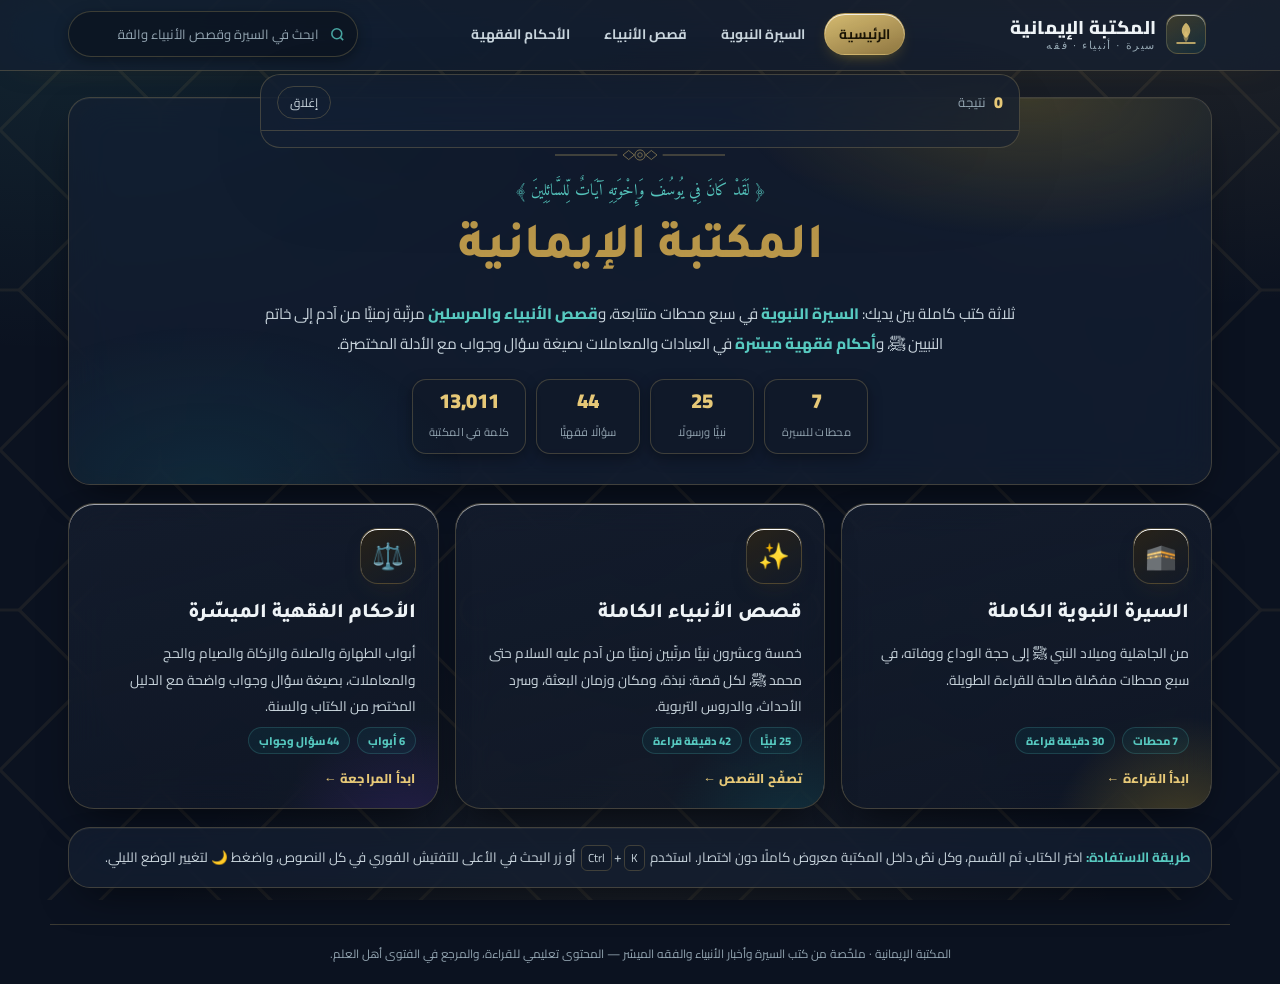
<file: ilm.html>
<!doctype html>
<html lang="ar" dir="rtl">
<head><meta http-equiv="Content-Security-Policy" content="default-src 'self'; script-src 'self' 'unsafe-inline'; style-src 'self' 'unsafe-inline'; img-src 'self' data: blob: https:; media-src 'self' blob: https:; font-src 'self' data:; connect-src 'self' https:; frame-src 'self'; worker-src 'self' blob:; manifest-src 'self'; object-src 'none'; base-uri 'self'; form-action 'self'; upgrade-insecure-requests">
<meta charset="UTF-8"><meta name="referrer" content="strict-origin-when-cross-origin"><script src="./rafiq-storage-shim.js"></script>
<meta name="viewport" content="width=device-width,initial-scale=1,viewport-fit=cover">
<title>المكتبة الإيمانية — السيرة النبوية وقصص الأنبياء والفقه الميسر | رفيق المسلم</title>
<meta name="description" content="المكتبة الإيمانية: السيرة النبوية كاملة في سبع محطات، وقصص الأنبياء والمرسلين بالتفصيل، وأحكام فقهية ميسرة بصيغة سؤال وجواب مع الأدلة المختصرة.">
<meta name="theme-color" content="#ffffff">
<meta name="mobile-web-app-capable" content="yes">
<meta name="apple-mobile-web-app-capable" content="yes">
<meta name="apple-mobile-web-app-status-bar-style" content="default">
<meta name="apple-mobile-web-app-title" content="المكتبة الإيمانية">
<script>try{var t=localStorage.getItem("ilm_theme");if(t==="dark"||(t==="system"&&matchMedia("(prefers-color-scheme: dark)").matches))document.documentElement.setAttribute("data-theme","dark");}catch(e){}</script>
<link rel="stylesheet" href="./rafiq-fonts.css?v=1">
<noscript><link rel="stylesheet" href="./rafiq-fonts.css?v=1"></noscript>
<link rel="stylesheet" href="./ilm.css">
<script src="./rafiq-3d.js"></script><script src="./rafiq-daily-notifications.js"></script>
</head>
<body>
<div class="orn-bg" aria-hidden="true">
  <svg viewBox="0 0 400 400" preserveAspectRatio="xMidYMid slice"><defs>
    <pattern id="ilmPat" width="100" height="100" patternUnits="userSpaceOnUse">
      <g fill="none" stroke="currentColor" stroke-width="1">
        <path d="M50 6 L94 50 L50 94 L6 50 Z"/>
        <path d="M50 22 L78 50 L50 78 L22 50 Z"/>
        <circle cx="50" cy="50" r="6"/>
        <path d="M0 0 L22 22 M100 0 L78 22 M0 100 L22 78 M100 100 L78 78"/>
        <path d="M50 0 L50 6 M50 94 L50 100 M0 50 L6 50 M94 50 L100 50"/>
      </g>
    </pattern>
  </defs><rect width="400" height="400" fill="url(#ilmPat)"/></svg>
</div>

<header class="topbar" id="topbar">
  <div class="tb-in">
    <button class="brand" type="button" data-go="home" title="الصفحة الرئيسية للمكتبة">
      <span class="brand-mark" aria-hidden="true">
        <svg viewBox="0 0 32 32"><path d="M16 2 C9 8 9 15 16 21 C23 15 23 8 16 2 Z" opacity=".85"/><path d="M16 12 C12 17 12 22 16 26 C20 22 20 17 16 12 Z" opacity=".5"/><rect x="4" y="26" width="24" height="2" rx="1"/></svg>
      </span>
      <span class="brand-txt"><b>المكتبة الإيمانية</b><i>سيرة · أنبياء · فقه</i></span>
    </button>

    <nav class="nav" id="nav" aria-label="أقسام المكتبة">
      <button type="button" class="nav-pill" data-go="home">الرئيسية</button>
      <button type="button" class="nav-pill" data-go="seerah">السيرة النبوية</button>
      <button type="button" class="nav-pill" data-go="anbiya">قصص الأنبياء</button>
      <button type="button" class="nav-pill" data-go="fiqh">الأحكام الفقهية</button>
    </nav>

    <div class="tb-tools">
      <div class="search-wrap">
        <svg class="s-ic" viewBox="0 0 24 24" fill="none" stroke="currentColor" stroke-width="2.2"><circle cx="11" cy="11" r="7"/><path d="M20 20l-3.6-3.6"/></svg>
        <input id="q" type="search" autocomplete="off" placeholder="ابحث في السيرة وقصص الأنبياء والفقه…" aria-label="بحث سريع">
        <button id="qClear" class="s-clear" type="button" aria-label="مسح البحث" hidden>×</button>
      </div>
    </div>
  </div>
  <div class="read-bar" aria-hidden="true"><i id="readBar"></i></div>
</header>

<div id="searchPanel" class="search-panel" hidden>
  <div class="sp-head"><b id="spCount">0</b><span>نتيجة</span><button id="spClose" type="button" class="sp-close">إغلاق</button></div>
  <div id="spList" class="sp-list"></div>
</div>

<main id="app">

  <!-- ================= الرئيسية ================= -->
  <section class="view is-active" id="view-home">
    <div class="hero glass">
      <div class="hero-orn" aria-hidden="true">
        <svg viewBox="0 0 320 60"><g fill="none" stroke="currentColor" stroke-width="1.4">
          <path d="M10 30 H120 M200 30 H310"/><circle cx="160" cy="30" r="9"/><circle cx="160" cy="30" r="4"/>
          <path d="M130 30 l10 -8 l10 8 l-10 8 Z M170 30 l10 -8 l10 8 l-10 8 Z"/>
        </g></svg>
      </div>
      <span class="hero-kicker">﴿ لَقَدْ كَانَ فِي يُوسُفَ وَإِخْوَتِهِ آيَاتٌ لِّلسَّائِلِينَ ﴾</span>
      <h1>المكتبة الإيمانية</h1>
      <p class="hero-sub">ثلاثة كتب كاملة بين يديك: <b>السيرة النبوية</b> في سبع محطات متتابعة، و<b>قصص الأنبياء والمرسلين</b> مرتّبة زمنيًّا من آدم إلى خاتم النبيين ﷺ، و<b>أحكام فقهية ميسّرة</b> في العبادات والمعاملات بصيغة سؤال وجواب مع الأدلة المختصرة.</p>
      <div class="hero-stats" id="heroStats"></div>
    </div>

    <div class="cards">
      <button class="lib-card c-seerah" type="button" data-go="seerah">
        <span class="lc-glow" aria-hidden="true"></span>
        <span class="lc-ic" aria-hidden="true">🕋</span>
        <span class="lc-body">
          <span class="lc-t">السيرة النبوية الكاملة</span>
          <span class="lc-s">من الجاهلية وميلاد النبي ﷺ إلى حجة الوداع ووفاته، في سبع محطات مفصّلة صالحة للقراءة الطويلة.</span>
          <span class="lc-meta" id="metaSeerah"></span>
        </span>
        <span class="lc-go" aria-hidden="true">ابدأ القراءة ←</span>
      </button>

      <button class="lib-card c-anbiya" type="button" data-go="anbiya">
        <span class="lc-glow" aria-hidden="true"></span>
        <span class="lc-ic" aria-hidden="true">✨</span>
        <span class="lc-body">
          <span class="lc-t">قصص الأنبياء الكاملة</span>
          <span class="lc-s">خمسة وعشرون نبيًّا مرتّبين زمنيًّا من آدم عليه السلام حتى محمد ﷺ، لكل قصة: نبذة، ومكان وزمان البعثة، وسرد الأحداث، والدروس التربوية.</span>
          <span class="lc-meta" id="metaAnbiya"></span>
        </span>
        <span class="lc-go" aria-hidden="true">تصفّح القصص ←</span>
      </button>

      <button class="lib-card c-fiqh" type="button" data-go="fiqh">
        <span class="lc-glow" aria-hidden="true"></span>
        <span class="lc-ic" aria-hidden="true">⚖️</span>
        <span class="lc-body">
          <span class="lc-t">الأحكام الفقهية الميسّرة</span>
          <span class="lc-s">أبواب الطهارة والصلاة والزكاة والصيام والحج والمعاملات، بصيغة سؤال وجواب واضحة مع الدليل المختصر من الكتاب والسنة.</span>
          <span class="lc-meta" id="metaFiqh"></span>
        </span>
        <span class="lc-go" aria-hidden="true">ابدأ المراجعة ←</span>
      </button>
    </div>

    <div class="note glass">
      <b>طريقة الاستفادة:</b> اختر الكتاب ثم القسم، وكل نصّ داخل المكتبة معروض كاملًا دون اختصار. استخدم <kbd>Ctrl</kbd>+<kbd>K</kbd> أو زر البحث في الأعلى للتفتيش الفوري في كل النصوص، واضغط 🌙 لتغيير الوضع الليلي.
    </div>
  </section>

  <!-- ================= السيرة ================= -->
  <section class="view" id="view-seerah">
    <div class="view-head glass">
      <button class="back" type="button" data-go="home">→ الرئيسية</button>
      <div class="vh-txt"><b>السيرة النبوية الكاملة</b><i id="seerahHint"></i></div>
      <button class="mini" type="button" id="seerahAll">عرض كل المحطات</button>
    </div>
    <div class="station-list" id="stationList"></div>
    <article class="reader glass" id="seerahReader" hidden></article>
  </section>

  <!-- ================= الأنبياء ================= -->
  <section class="view" id="view-anbiya">
    <div class="view-head glass">
      <button class="back" type="button" data-go="home">→ الرئيسية</button>
      <div class="vh-txt"><b>قصص الأنبياء والمرسلين</b><i id="anbiyaHint"></i></div>
      <button class="mini" type="button" id="anbiyaAll">كل القصص</button>
    </div>
    <a class="book-banner" href="#" id="qasasBanner">
      <span class="bb-ic">📕</span>
      <span class="bb-t"><b>كتاب «قصص الأنبياء» لابن كثير</b><i>النص الكامل 84 بابًا · أونلاين وأوفلاين</i></span>
      <span class="bb-go">افتح الكتاب</span>
    </a>
    <div class="topic-bar" id="anbiyaBar"></div>
    <div class="grid" id="anbiyaGrid"></div>
    <article class="reader glass" id="anbiyaReader" hidden></article>
  </section>

  <!-- ================= الفقه ================= -->
  <section class="view" id="view-fiqh">
    <div class="view-head glass">
      <button class="back" type="button" data-go="home">→ الرئيسية</button>
      <div class="vh-txt"><b>الأحكام الفقهية الميسّرة</b><i id="fiqhHint"></i></div>
      <button class="mini" type="button" id="fiqhClose">الأبواب</button>
    </div>
    <div class="topic-bar" id="fiqhBar"></div>
    <div class="note glass" id="fiqhSourceBox" style="margin:0 0 10px;padding:12px 16px;display:flex;gap:10px;align-items:flex-start">
      <span style="font-size:1.3rem">📚</span>
      <div style="min-width:0">
        <b style="font-family:Cairo,sans-serif;font-weight:800;color:var(--ink)">الفقه الميسّر في ضوء الكتاب والسنة</b>
        <div style="font-size:.8rem;color:var(--muted);line-height:1.8;margin-top:2px">
          إعداد نخبة من أهل العلم، بإشراف مجمع الملك فهد لطباعة المصحف الشريف — المدينة المنورة (الطبعة الأولى 1424هـ).
          المسائل هنا مُلخّصة بصيغة سؤال وجواب على ما عليه جمهور أهل العلم، والمرجع في الفتوى أهل العلم الموثوقين.
        </div>
      </div>
    </div>
    <div class="fiqh-body" id="fiqhBody"></div>
  </section>

  <!-- ================= نتائج البحث ================= -->
  <section class="view" id="view-search">
    <div class="view-head glass">
      <button class="back" type="button" data-go="home">→ الرئيسية</button>
      <div class="vh-txt"><b>نتائج البحث</b><i id="searchHint"></i></div>
      <button class="mini" type="button" id="searchClear">تفريغ البحث</button>
    </div>
    <div class="grid" id="searchGrid"></div>
  </section>

</main>

<footer class="foot">
  <span>المكتبة الإيمانية · ملخّصة من كتب السيرة وأخبار الأنبياء والفقه الميسّر — المحتوى تعليمي للقراءة، والمرجع في الفتوى أهل العلم.</span>
</footer>

<button class="to-top" id="toTop" type="button" aria-label="أعلى الصفحة" hidden>↑</button>

<script src="./ilm-seerah.js"></script>
<script src="./ilm-anbiya-1.js"></script>
<script src="./ilm-anbiya-2.js"></script>
<script src="./ilm-fiqh.js"></script>
<script src="./ilm.js"></script>
</body>
</html>
</file>
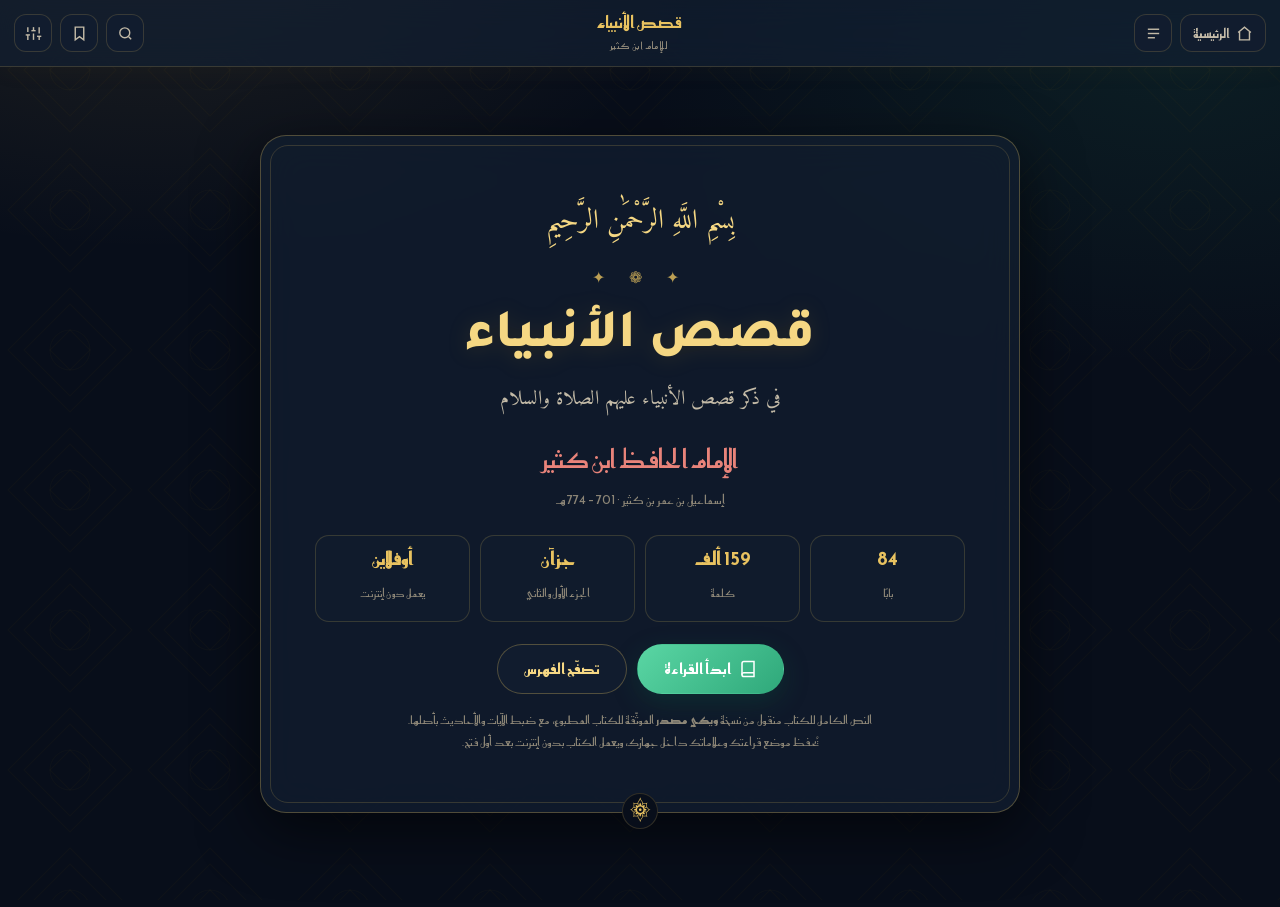
<file: qasas.html>
<!DOCTYPE html>
<html lang="ar" dir="rtl" data-theme="">
<head><meta http-equiv="Content-Security-Policy" content="default-src 'self'; script-src 'self' 'unsafe-inline'; style-src 'self' 'unsafe-inline'; img-src 'self' data: blob: https:; media-src 'self' blob: https:; font-src 'self' data:; connect-src 'self' https:; frame-src 'self'; worker-src 'self' blob:; manifest-src 'self'; object-src 'none'; base-uri 'self'; form-action 'self'; upgrade-insecure-requests">
<meta charset="UTF-8"><meta name="referrer" content="strict-origin-when-cross-origin"><script src="./rafiq-storage-shim.js"></script>
<meta name="viewport" content="width=device-width, initial-scale=1, maximum-scale=5">
<meta name="theme-color" content="#fbf7ef">
<title>قصص الأنبياء · للإمام ابن كثير</title>
<meta name="description" content="كتاب قصص الأنبياء للإمام الحافظ ابن كثير — النص الكامل (84 بابًا) يعمل أونلاين وأوفلاين، بفهرس وبحث وحفظ لموضع القراءة.">
<link rel="manifest" href="./manifest.json">
<link rel="stylesheet" href="./rafiq-fonts.css?v=1">
<script>
/* الوضع الليلي/النهاري — يتبع إعدادات التطبيق ككل */
(function(){
  var m='light';
  try{
    var q=new URLSearchParams(location.search).get('theme');
    var g=localStorage.getItem('rm_theme');
    m=q||g||'light';
  }catch(e){}
  if(m!=='dark') m='light';
  document.documentElement.setAttribute('data-theme',m==='dark'?'dark':'');
  document.documentElement.setAttribute('data-mode',m);
})();
</script>
<style>
:root{
  --bg:#fbf7ef; --bg2:#f4ecdc; --paper:#fffdf8; --ink:#2b2115; --ink-soft:#5d4c33; --ink-mute:#8a7758;
  --emerald:#0f5d43; --emerald-2:#178a63; --gold:#a37813; --gold-soft:#c9a227; --gold-line:rgba(163,120,19,.28);
  --accent:#8d2b2b; --line:rgba(163,120,19,.22); --line-strong:rgba(163,120,19,.45);
  --glass:rgba(255,255,255,.72); --glass-2:rgba(255,255,255,.55);
  --shadow:0 8px 30px rgba(120,88,23,.10); --shadow-lg:0 18px 60px rgba(120,88,23,.16);
  --fs:20px; --lh:2.05; --radius:18px;
  --font-q:'Amiri','Scheherazade New',serif; --font-b:'Scheherazade New','Amiri',serif;
  --font-d:'Reem Kufi','Cairo',sans-serif; --font-ui:'Reem Kufi','Tajawal',sans-serif;
}
html[data-theme="dark"]{
  --bg:#080e1a; --bg2:#0d1626; --paper:#111c2e; --ink:#ece7db; --ink-soft:#c3baa7; --ink-mute:#8d8677;
  --emerald:#5ad6a4; --emerald-2:#2fa87a; --gold:#e8c260; --gold-soft:#f5d783; --gold-line:rgba(232,194,96,.3);
  --accent:#e8837a; --line:rgba(232,194,96,.18); --line-strong:rgba(232,194,96,.4);
  --glass:rgba(19,31,49,.72); --glass-2:rgba(19,31,49,.55);
  --shadow:0 8px 30px rgba(0,0,0,.45); --shadow-lg:0 18px 60px rgba(0,0,0,.6);
}
*{box-sizing:border-box;margin:0;padding:0}
html{scroll-behavior:smooth;-webkit-text-size-adjust:100%}
body{
  font-family:var(--font-b); background:var(--bg); color:var(--ink); line-height:var(--lh);
  font-size:var(--fs); overflow-x:hidden; transition:background .35s,color .35s;
  background-image:
    radial-gradient(900px 500px at 12% -8%, rgba(201,162,39,.16), transparent 62%),
    radial-gradient(800px 500px at 92% 4%, rgba(15,93,67,.10), transparent 60%);
  background-attachment:fixed;
}
html[data-theme="dark"] body{
  background-image:
    radial-gradient(900px 520px at 12% -8%, rgba(232,194,96,.10), transparent 62%),
    radial-gradient(900px 520px at 92% 6%, rgba(45,168,122,.10), transparent 60%);
}
/* زخرفة إسلامية خفيفة */
body::before{
  content:""; position:fixed; inset:0; pointer-events:none; z-index:0; opacity:.5;
  background-image:url("data:image/svg+xml;utf8,<svg xmlns='http://www.w3.org/2000/svg' width='140' height='140' viewBox='0 0 140 140'><g fill='none' stroke='%23a37813' stroke-opacity='.13' stroke-width='1.1'><path d='M70 8 L132 70 L70 132 L8 70 Z'/><path d='M70 24 L116 70 L70 116 L24 70 Z'/><circle cx='70' cy='70' r='20'/><path d='M70 50 L90 70 L70 90 L50 70 Z'/></g></svg>");
  background-size:140px 140px;
}
html[data-theme="dark"] body::before{opacity:.32}
a{color:inherit;text-decoration:none}
button{font-family:inherit;cursor:pointer;border:0;background:none;color:inherit}
::selection{background:rgba(201,162,39,.32)}
::-webkit-scrollbar{width:10px;height:10px}
::-webkit-scrollbar-thumb{background:var(--gold-line);border-radius:8px}
::-webkit-scrollbar-track{background:transparent}

/* ===== شريط التقدّم ===== */
#bar{position:fixed;top:0;right:0;left:0;height:3px;z-index:60;background:transparent}
#barFill{height:100%;width:0;background:linear-gradient(90deg,var(--emerald),var(--gold-soft));box-shadow:0 0 10px var(--gold-line)}

/* ===== الشريط العلوي ===== */
header{
  position:sticky;top:0;z-index:50;display:flex;align-items:center;gap:8px;
  padding:10px 14px;background:var(--glass);backdrop-filter:blur(16px) saturate(1.2);
  border-bottom:1px solid var(--line);box-shadow:0 4px 24px rgba(120,88,23,.06);
}
.hbtn{
  display:inline-flex;align-items:center;justify-content:center;gap:6px;height:38px;min-width:38px;padding:0 12px;
  border-radius:12px;border:1px solid var(--line);background:var(--paper);color:var(--ink-soft);
  font-family:var(--font-ui);font-size:.8rem;font-weight:600;transition:.2s;white-space:nowrap;
}
.hbtn:hover{border-color:var(--line-strong);color:var(--ink);transform:translateY(-1px);box-shadow:var(--shadow)}
.hbtn svg{width:17px;height:17px;stroke:currentColor;fill:none;stroke-width:2}
.hbtn.icon{padding:0}
.brand{display:flex;flex-direction:column;align-items:center;gap:1px;flex:1;min-width:0;cursor:pointer}
.brand b{font-family:var(--font-d);font-size:1.05rem;color:var(--emerald);line-height:1.5;white-space:nowrap;overflow:hidden;text-overflow:ellipsis;max-width:100%}
.brand span{font-family:var(--font-ui);font-size:.62rem;color:var(--ink-mute);letter-spacing:.4px}
html[data-theme="dark"] .brand b{color:var(--gold)}

/* ===== الغلاف ===== */
#cover{position:relative;z-index:1;min-height:calc(100vh - 60px);display:flex;align-items:center;justify-content:center;padding:34px 18px 60px}
.cover-card{
  position:relative;width:min(760px,100%);padding:clamp(24px,5vw,58px) clamp(18px,5vw,54px);text-align:center;
  background:var(--glass);backdrop-filter:blur(20px);border:1.5px solid var(--gold-line);border-radius:26px;
  box-shadow:var(--shadow-lg);
}
.cover-card::before{content:"";position:absolute;inset:9px;border:1px solid var(--line);border-radius:18px;pointer-events:none}
.cover-card::after{
  content:"۞";position:absolute;bottom:-17px;left:50%;transform:translateX(-50%);width:34px;height:34px;
  background:var(--bg);color:var(--gold);font-size:20px;line-height:32px;border:1px solid var(--line);border-radius:50%;
}
.bismillah{font-family:var(--font-q);font-size:clamp(1.2rem,3.4vw,1.7rem);color:var(--emerald);margin-bottom:14px}
html[data-theme="dark"] .bismillah{color:var(--gold-soft)}
.orn{color:var(--gold);letter-spacing:10px;font-size:1rem;opacity:.8;margin:6px 0 4px}
.cover-title{
  font-family:var(--font-d);font-size:clamp(2.5rem,9vw,4.6rem);line-height:1.25;margin:6px 0 2px;
  background:linear-gradient(120deg,var(--emerald),var(--gold) 55%,var(--emerald));
  -webkit-background-clip:text;background-clip:text;color:transparent;
  filter:drop-shadow(0 2px 10px rgba(163,120,19,.18));
}
html[data-theme="dark"] .cover-title{background:linear-gradient(120deg,var(--gold-soft),#fff5cf 45%,var(--gold));-webkit-background-clip:text;background-clip:text}
.cover-sub{font-family:var(--font-q);font-size:clamp(1rem,2.6vw,1.25rem);color:var(--ink-soft);margin-top:4px}
.cover-author{font-family:var(--font-d);font-size:clamp(1.15rem,3.4vw,1.6rem);color:var(--accent);margin-top:14px}
.cover-role{font-family:var(--font-ui);font-size:.78rem;color:var(--ink-mute);margin-top:2px}
.cover-meta{display:flex;flex-wrap:wrap;gap:10px;justify-content:center;margin:22px 0 6px}
.meta{flex:1 1 120px;min-width:110px;padding:10px 12px;border:1px solid var(--line);border-radius:14px;background:var(--glass-2)}
.meta b{display:block;font-family:var(--font-ui);font-size:1.15rem;color:var(--gold);line-height:1.4}
.meta span{font-family:var(--font-ui);font-size:.7rem;color:var(--ink-mute)}
.cover-note{font-family:var(--font-ui);font-size:.72rem;color:var(--ink-mute);margin-top:16px;line-height:1.9}
.cover-cta{display:flex;flex-wrap:wrap;gap:10px;justify-content:center;margin-top:22px}
.cta{
  display:inline-flex;align-items:center;gap:8px;padding:13px 26px;border-radius:999px;
  font-family:var(--font-ui);font-size:.92rem;font-weight:700;transition:.22s;border:1.5px solid transparent;
}
.cta.primary{background:linear-gradient(135deg,var(--emerald),var(--emerald-2));color:#fff;box-shadow:0 8px 26px rgba(15,93,67,.28)}
.cta.primary:hover{transform:translateY(-2px);box-shadow:0 12px 34px rgba(15,93,67,.36)}
.cta.ghost{border-color:var(--gold-line);color:var(--gold);background:var(--paper)}
.cta.ghost:hover{background:var(--gold);color:#fff;border-color:var(--gold)}
html[data-theme="dark"] .cta.ghost{color:var(--gold-soft)}

/* ===== التخطيط ===== */
#reader{position:relative;z-index:1;display:none}
#reader.on{display:block}
.layout{display:flex;align-items:flex-start;max-width:1440px;margin:0 auto}

/* الفهرس */
aside{
  position:sticky;top:59px;width:330px;flex:0 0 330px;height:calc(100vh - 59px);overflow-y:auto;
  border-left:1px solid var(--line);background:var(--glass);backdrop-filter:blur(14px);padding:14px 10px 40px;
}
aside h3{font-family:var(--font-d);font-size:1.05rem;color:var(--emerald);padding:6px 10px 10px;display:flex;justify-content:space-between;align-items:center}
html[data-theme="dark"] aside h3{color:var(--gold)}
aside h3 em{font-family:var(--font-ui);font-style:normal;font-size:.68rem;color:var(--ink-mute)}
#idxSearch{
  width:100%;padding:9px 12px;border-radius:12px;border:1px solid var(--line);background:var(--paper);
  color:var(--ink);font-family:var(--font-ui);font-size:.8rem;margin-bottom:10px;
}
.part-title{
  font-family:var(--font-ui);font-size:.7rem;letter-spacing:1px;color:var(--gold);
  margin:14px 10px 6px;padding-bottom:6px;border-bottom:1px dashed var(--line);display:flex;gap:6px;align-items:center;
}
.ch{
  display:flex;gap:8px;align-items:flex-start;padding:8px 10px;border-radius:10px;font-size:.82rem;line-height:1.6;
  color:var(--ink-soft);cursor:pointer;border:1px solid transparent;transition:.15s;font-family:var(--font-b);
}
.ch:hover{background:var(--bg2);color:var(--ink);border-color:var(--line)}
.ch.active{background:linear-gradient(90deg,rgba(15,93,67,.14),rgba(201,162,39,.14));color:var(--emerald);font-weight:700;border-color:var(--gold-line)}
html[data-theme="dark"] .ch.active{color:var(--gold-soft)}
.ch i{flex:0 0 26px;height:20px;border-radius:6px;background:var(--bg2);color:var(--gold);font-family:var(--font-ui);font-size:.66rem;font-style:normal;display:flex;align-items:center;justify-content:center;margin-top:2px}
.ch.done i{background:var(--emerald);color:#fff}
.ch b{font-weight:inherit;flex:1}

/* المحتوى */
main{flex:1;min-width:0;padding:22px clamp(14px,3vw,40px) 90px}
.chapter{
  max-width:860px;margin:0 auto 26px;background:var(--paper);border:1px solid var(--line);border-radius:var(--radius);
  padding:clamp(20px,3.4vw,42px);box-shadow:var(--shadow);position:relative;overflow:hidden;
}
.chapter::before{content:"";position:absolute;top:0;right:0;left:0;height:4px;background:linear-gradient(90deg,var(--emerald),var(--gold-soft),var(--emerald))}
.ch-head{text-align:center;padding-bottom:16px;margin-bottom:20px;border-bottom:1px solid var(--line);position:relative}
.ch-num{font-family:var(--font-ui);font-size:.7rem;letter-spacing:2px;color:var(--gold);display:block;margin-bottom:6px}
.ch-title{font-family:var(--font-d);font-size:clamp(1.4rem,3.6vw,2rem);line-height:1.6;color:var(--emerald)}
html[data-theme="dark"] .ch-title{color:var(--gold-soft)}
.ch-word{font-family:var(--font-ui);font-size:.66rem;color:var(--ink-mute);margin-top:6px}
.ch-actions{display:flex;gap:6px;justify-content:center;margin-top:12px;flex-wrap:wrap}
.act{display:inline-flex;align-items:center;gap:5px;padding:6px 12px;border-radius:999px;border:1px solid var(--line);background:var(--bg2);color:var(--ink-soft);font-family:var(--font-ui);font-size:.7rem;transition:.18s}
.act:hover{border-color:var(--gold);color:var(--gold)}
.act.on{background:var(--gold);color:#fff;border-color:var(--gold)}

.body p{margin:0 0 1.05em;text-align:justify;text-justify:inter-word;word-spacing:.04em}
.body p:first-of-type::first-letter{font-size:1.1em;color:var(--gold)}
.verse{
  font-family:var(--font-q);font-size:1.08em;color:var(--emerald);background:linear-gradient(135deg,rgba(15,93,67,.06),rgba(201,162,39,.09));
  border-right:3px solid var(--emerald);border-left:3px solid var(--gold-soft);padding:14px 18px;margin:18px 0;border-radius:12px;
}
html[data-theme="dark"] .verse{color:var(--emerald);background:linear-gradient(135deg,rgba(90,214,164,.08),rgba(232,194,96,.08))}
.body q{quotes:"«" "»";color:var(--ink)}
.end-orn{text-align:center;color:var(--gold);letter-spacing:8px;margin-top:22px;padding-top:14px;border-top:1px dashed var(--line);font-size:.9rem}
.nav-ch{display:flex;gap:10px;max-width:860px;margin:0 auto}
.nav-ch button{
  flex:1;padding:12px 14px;border-radius:14px;border:1px solid var(--line);background:var(--paper);
  font-family:var(--font-ui);font-size:.8rem;color:var(--ink-soft);transition:.2s;display:flex;flex-direction:column;gap:3px;
}
.nav-ch button:hover:not(:disabled){border-color:var(--gold);color:var(--gold);transform:translateY(-2px);box-shadow:var(--shadow)}
.nav-ch button:disabled{opacity:.35;cursor:not-allowed}
.nav-ch small{font-size:.64rem;color:var(--ink-mute)}

/* ===== لوحات علوية ===== */
.panel{
  position:fixed;inset:0;z-index:70;display:none;align-items:flex-start;justify-content:center;
  background:rgba(20,14,4,.45);backdrop-filter:blur(5px);padding:70px 14px 20px;overflow-y:auto;
}
.panel.on{display:flex}
.panel-card{
  width:min(760px,100%);background:var(--paper);border:1px solid var(--gold-line);border-radius:20px;
  box-shadow:var(--shadow-lg);padding:16px;
}
.panel-head{display:flex;align-items:center;gap:10px;margin-bottom:12px}
.panel-head h4{font-family:var(--font-d);font-size:1.05rem;color:var(--emerald);flex:1}
html[data-theme="dark"] .panel-head h4{color:var(--gold)}
.search-input{
  width:100%;padding:12px 16px;border-radius:14px;border:1px solid var(--line);background:var(--bg2);
  color:var(--ink);font-family:var(--font-b);font-size:.95rem;
}
.res{max-height:min(60vh,520px);overflow-y:auto;margin-top:12px}
.res-item{padding:11px 13px;border-radius:12px;border:1px solid transparent;cursor:pointer;transition:.15s}
.res-item:hover{background:var(--bg2);border-color:var(--line)}
.res-item b{display:block;font-family:var(--font-ui);font-size:.82rem;color:var(--emerald);margin-bottom:3px}
html[data-theme="dark"] .res-item b{color:var(--gold-soft)}
.res-item span{font-size:.82rem;color:var(--ink-soft);line-height:1.8;display:block}
.res-item mark{background:rgba(201,162,39,.32);color:inherit;border-radius:3px;padding:0 1px}
.hint{font-family:var(--font-ui);font-size:.75rem;color:var(--ink-mute);text-align:center;padding:14px}

/* إعدادات القراءة */
.set-row{display:flex;align-items:center;justify-content:space-between;gap:12px;padding:11px 4px;border-bottom:1px solid var(--line);font-family:var(--font-ui);font-size:.85rem}
.set-row:last-child{border:0}
.stepper{display:flex;align-items:center;gap:8px}
.stepper button{width:34px;height:34px;border-radius:10px;border:1px solid var(--line);background:var(--bg2);font-size:1.05rem;color:var(--ink-soft)}
.stepper button:hover{background:var(--gold);color:#fff;border-color:var(--gold)}
.stepper b{min-width:52px;text-align:center;font-family:var(--font-ui);font-size:.82rem;color:var(--gold)}

/* زر الوضع الليلي/النهاري المتنقّل */
.morph{
  position:relative;width:44px;height:44px;flex:0 0 44px;border-radius:50%;display:grid;place-items:center;
  background:radial-gradient(circle at 32% 28%,#fff9e6,#f2d98a 60%,#d9b95c);
  border:1px solid rgba(163,120,19,.5);box-shadow:0 6px 18px rgba(163,120,19,.25),inset 0 0 12px rgba(255,255,255,.6);
  overflow:hidden;transition:background .45s,box-shadow .45s;
}
html[data-theme="dark"] .morph{background:radial-gradient(circle at 32% 28%,#2c3a58,#15213a 60%,#0a1222);box-shadow:0 6px 20px rgba(0,0,0,.5),inset 0 0 14px rgba(120,150,220,.18);border-color:rgba(232,194,96,.45)}
.morph svg{position:absolute;width:22px;height:22px;transition:transform .5s cubic-bezier(.4,0,.2,1),opacity .35s}
.morph .sun{color:#a37813;transform:translateY(0) rotate(0)}
.morph .moon{color:#ffe9a8;transform:translateY(140%) rotate(-40deg);opacity:0}
html[data-theme="dark"] .morph .sun{transform:translateY(-140%) rotate(40deg);opacity:0}
html[data-theme="dark"] .morph .moon{transform:translateY(0) rotate(0);opacity:1}

#toast{
  position:fixed;bottom:26px;left:50%;transform:translate(-50%,20px);z-index:90;
  background:var(--emerald);color:#fff;padding:9px 20px;border-radius:999px;font-family:var(--font-ui);
  font-size:.78rem;opacity:0;pointer-events:none;transition:.3s;box-shadow:var(--shadow-lg);
}
#toast.on{opacity:1;transform:translate(-50%,0)}
#toTop{
  position:fixed;bottom:22px;left:22px;z-index:55;width:46px;height:46px;border-radius:50%;
  background:var(--paper);border:1px solid var(--gold-line);color:var(--gold);display:grid;place-items:center;
  box-shadow:var(--shadow);opacity:0;pointer-events:none;transition:.25s;
}
#toTop.on{opacity:1;pointer-events:auto}
#toTop:hover{background:var(--gold);color:#fff}

@media (max-width:1024px){
  aside{position:fixed;top:0;right:-100%;height:100vh;width:min(330px,88vw);z-index:80;transition:right .3s;border-left:1px solid var(--line);box-shadow:var(--shadow-lg)}
  aside.open{right:0}
  main{padding:16px 12px 90px}
  .chapter{padding:20px 16px}
}
@media (max-width:560px){
  body{--fs:18px}
  .brand span{display:none}
  .hbtn span.lbl{display:none}
  .hbtn{padding:0;width:38px}
  .cover-meta{gap:8px}
  .meta{flex:1 1 44%}
}
@media print{
  header,aside,#toTop,.ch-actions,.nav-ch,.panel,#bar{display:none!important}
  body{background:#fff;color:#000;--fs:14pt}
  main{padding:0}
  .chapter{box-shadow:none;border:0;page-break-inside:avoid;max-width:100%}
  #reader{display:block!important}
  #cover{display:none!important}
}

/* تحسين وضوح الذهبي في الوضع النهاري */
html[data-mode="light"]{--gold:#8a6408;--gold-soft:#b8860b}
html[data-mode="light"] .meta b,
html[data-mode="light"] .cover-author,
html[data-mode="light"] .price,
html[data-mode="light"] .gold{color:#8a6408}
</style>
<script src="./rafiq-3d.js"></script><script src="./rafiq-daily-notifications.js"></script>

<style id="rfq-qasas-readable-headings">
.ch-title{font-family:Tajawal,"Segoe UI",Tahoma,sans-serif!important;font-weight:800!important;font-size:clamp(1.3rem,3.2vw,1.78rem)!important;line-height:1.75!important;letter-spacing:0!important}
.cover-title{font-family:Tajawal,"Segoe UI",Tahoma,sans-serif!important;font-weight:800!important;font-size:clamp(2rem,7vw,3.4rem)!important;line-height:1.4!important;background:none!important;-webkit-text-fill-color:currentColor!important;background-clip:border-box!important;-webkit-background-clip:border-box!important;color:var(--emerald)!important}
html[data-theme="dark"] .cover-title{background:none!important;-webkit-text-fill-color:currentColor!important;color:var(--gold-soft)!important}
.part-title{font-family:Tajawal,"Segoe UI",Tahoma,sans-serif!important;font-size:.9rem!important;font-weight:700!important;letter-spacing:0!important;text-transform:none!important;line-height:1.7!important}
aside h3,.panel-head h4{font-family:Tajawal,"Segoe UI",Tahoma,sans-serif!important;letter-spacing:0!important;line-height:1.7!important}
.toc-item,.ch-item{font-family:Tajawal,"Segoe UI",Tahoma,sans-serif!important;line-height:1.75!important}
</style>
</head>
<body>
<div id="bar"><div id="barFill"></div></div>

<header>
  <button class="hbtn" data-rfq-e="click" data-rfq-h="h1" title="العودة إلى رفيق المسلم">
    <svg viewBox="0 0 24 24"><path d="M3 10.5 12 3l9 7.5"/><path d="M5 9.5V21h14V9.5"/></svg>
    <span class="lbl">الرئيسية</span>
  </button>
  <button class="hbtn icon" data-rfq-e="click" data-rfq-h="h2" title="الفهرس" aria-label="الفهرس">
    <svg viewBox="0 0 24 24"><line x1="4" y1="6" x2="20" y2="6"/><line x1="4" y1="12" x2="20" y2="12"/><line x1="4" y1="18" x2="14" y2="18"/></svg>
  </button>
  <div class="brand" data-rfq-e="click" data-rfq-h="h3">
    <b>قصص الأنبياء</b>
    <span>للإمام ابن كثير</span>
  </div>
  <button class="hbtn icon" data-rfq-e="click" data-rfq-h="h4" title="بحث في الكتاب" aria-label="بحث">
    <svg viewBox="0 0 24 24"><circle cx="11" cy="11" r="7"/><line x1="20" y1="20" x2="16.5" y2="16.5"/></svg>
  </button>
  <button class="hbtn icon" data-rfq-e="click" data-rfq-h="h5" title="العلامات" aria-label="العلامات">
    <svg viewBox="0 0 24 24"><path d="M6 3h12v18l-6-4.5L6 21z"/></svg>
  </button>
  <button class="hbtn icon" data-rfq-e="click" data-rfq-h="h6" title="إعدادات القراءة" aria-label="إعدادات">
    <svg viewBox="0 0 24 24"><path d="M4 21v-7"/><path d="M4 10V3"/><path d="M12 21v-9"/><path d="M12 8V3"/><path d="M20 21v-5"/><path d="M20 12V3"/><line x1="1" y1="14" x2="7" y2="14"/><line x1="9" y1="8" x2="15" y2="8"/><line x1="17" y1="16" x2="23" y2="16"/></svg>
  </button>
</header>

<!-- الغلاف -->
<section id="cover" role="main">
  <div class="cover-card">
    <div class="bismillah">بِسْمِ اللَّهِ الرَّحْمَٰنِ الرَّحِيمِ</div>
    <div class="orn">✦ ❁ ✦</div>
    <h1 class="cover-title">قصص الأنبياء</h1>
    <div class="cover-sub">في ذكر قصص الأنبياء عليهم الصلاة والسلام</div>
    <div class="cover-author">الإمام الحافظ ابن كثير</div>
    <div class="cover-role">إسماعيل بن عمر بن كثير · 701 – 774 هـ</div>
    <div class="cover-meta">
      <div class="meta"><b id="mtCh">84</b><span>بابًا</span></div>
      <div class="meta"><b id="mtWords">159 ألف</b><span>كلمة</span></div>
      <div class="meta"><b>جزآن</b><span>الجزء الأول والثاني</span></div>
      <div class="meta"><b>أوفلاين</b><span>يعمل دون إنترنت</span></div>
    </div>
    <div class="cover-cta">
      <button class="cta primary" data-rfq-e="click" data-rfq-h="h7">
        <svg width="18" height="18" viewBox="0 0 24 24" fill="none" stroke="currentColor" stroke-width="2"><path d="M4 19.5A2.5 2.5 0 0 1 6.5 17H20"/><path d="M6.5 2H20v20H6.5A2.5 2.5 0 0 1 4 19.5v-15A2.5 2.5 0 0 1 6.5 2z"/></svg>
        <span id="ctaLabel">ابدأ القراءة</span>
      </button>
      <button class="cta ghost" data-rfq-e="click" data-rfq-h="h8">تصفّح الفهرس</button>
    </div>
    <div class="cover-note">
      النص الكامل للكتاب منقول من نسخة <b>ويكي مصدر</b> الموثّقة للكتاب المطبوع، مع ضبط الآيات والأحاديث بأصلها.<br>
      يُحفظ موضع قراءتك وعلاماتك داخل جهازك، ويعمل الكتاب بدون إنترنت بعد أول فتح.
    </div>
  </div>
</section>

<!-- القارئ -->
<div id="reader">
  <div class="layout">
    <aside id="aside">
      <h3>الفهرس <em id="idxCount"></em></h3>
      <input id="idxSearch" type="search" placeholder="ابحث في عناوين الأبواب…" data-rfq-e="input" data-rfq-h="h9">
      <div id="chapters"></div>
    </aside>
    <main>
      <article class="chapter" id="chapterBox"></article>
      <div class="nav-ch">
        <button id="prevBtn" data-rfq-e="click" data-rfq-h="h10"><small>السابق</small><span id="prevTitle">—</span></button>
        <button id="nextBtn" data-rfq-e="click" data-rfq-h="h11"><small>التالي</small><span id="nextTitle">—</span></button>
      </div>
    </main>
  </div>
</div>

<!-- بحث -->
<div class="panel" id="searchPanel">
  <div class="panel-card">
    <div class="panel-head">
      <h4>🔎 بحث في الكتاب كله</h4>
      <button class="hbtn icon" data-rfq-e="click" data-rfq-h="h12" aria-label="إغلاق">✕</button>
    </div>
    <input class="search-input" id="searchInput" type="search" placeholder="مثال: موسى، سفينة نوح، الجنة…" data-rfq-e="input" data-rfq-h="h13">
    <div class="res" id="searchRes"><div class="hint">اكتب كلمة للبحث في 159 ألف كلمة من نص الكتاب.</div></div>
  </div>
</div>

<!-- العلامات -->
<div class="panel" id="bookmarkPanel">
  <div class="panel-card">
    <div class="panel-head">
      <h4>🔖 علاماتي</h4>
      <button class="hbtn icon" data-rfq-e="click" data-rfq-h="h14" aria-label="إغلاق">✕</button>
    </div>
    <div class="res" id="bmRes"></div>
  </div>
</div>

<!-- الإعدادات -->
<div class="panel" id="setPanel">
  <div class="panel-card">
    <div class="panel-head">
      <h4>⚙️ إعدادات القراءة</h4>
      <button class="hbtn icon" data-rfq-e="click" data-rfq-h="h15" aria-label="إغلاق">✕</button>
    </div>
    <div class="set-row">
      <span>🌗 الوضع الليلي / النهاري</span>
      <button class="morph" id="themeBtn" data-rfq-e="click" data-rfq-h="h16" aria-label="تبديل الوضع">
        <svg class="sun" viewBox="0 0 24 24" fill="none" stroke="currentColor" stroke-width="2.2" stroke-linecap="round"><circle cx="12" cy="12" r="4.2"/><path d="M12 2v2.4M12 19.6V22M2 12h2.4M19.6 12H22M4.9 4.9l1.7 1.7M17.4 17.4l1.7 1.7M19.1 4.9l-1.7 1.7M6.6 17.4l-1.7 1.7"/></svg>
        <svg class="moon" viewBox="0 0 24 24" fill="currentColor"><path d="M20.5 15.2A8.6 8.6 0 0 1 9.4 4.1a8.8 8.8 0 1 0 11.1 11.1z"/></svg>
      </button>
    </div>
    <div class="set-row"><span>🔠 حجم الخط</span>
      <div class="stepper"><button data-rfq-e="click" data-rfq-h="h17">−</button><b id="fsVal">20</b><button data-rfq-e="click" data-rfq-h="h18">+</button></div>
    </div>
    <div class="set-row"><span>↕️ تباعد الأسطر</span>
      <div class="stepper"><button data-rfq-e="click" data-rfq-h="h19">−</button><b id="lhVal">2.0</b><button data-rfq-e="click" data-rfq-h="h20">+</button></div>
    </div>
    <div class="set-row"><span>📍 موضعي</span>
      <button class="act" data-rfq-e="click" data-rfq-h="h21">أكمل من حيث توقفت</button>
    </div>
  </div>
</div>

<button id="toTop" data-rfq-e="click" data-rfq-h="h22" aria-label="أعلى">
  <svg width="20" height="20" viewBox="0 0 24 24" fill="none" stroke="currentColor" stroke-width="2.4"><polyline points="18 15 12 9 6 15"/></svg>
</button>
<div id="toast"></div>

<script src="./qasas-book.js"></script>
<script>
(function(){
  'use strict';
  var BK = window.QASAS_BOOK || {chapters:[]};
  var CH = BK.chapters || [];
  var S = {ch:0, fs:20, lh:20, bm:[], done:[]};
  var $ = function(s,r){return (r||document).querySelector(s)};
  var LS = 'qasas_v1';

  function load(){
    try{
      var raw = localStorage.getItem(LS);
      if(raw){ var o=JSON.parse(raw); if(o&&typeof o==='object'){ for(var k in o) S[k]=o[k]; } }
    }catch(e){}
    if(!Array.isArray(S.bm)) S.bm=[];
    if(!Array.isArray(S.done)) S.done=[];
    if(S.ch<0||S.ch>=CH.length) S.ch=0;
  }
  function save(){ try{ localStorage.setItem(LS, JSON.stringify(S)); }catch(e){} }
  function toast(m){ var t=$('#toast'); t.textContent=m; t.classList.add('on'); clearTimeout(t._t); t._t=setTimeout(function(){t.classList.remove('on')},1600); }

  /* ===== الثيم ===== */
  function setTheme(mode, quiet, persist){
    document.documentElement.setAttribute('data-theme', mode==='dark'?'dark':'');
    document.documentElement.setAttribute('data-mode', mode);
    var meta=document.querySelector('meta[name="theme-color"]');
    if(meta) meta.setAttribute('content', mode==='dark'?'#080e1a':'#fbf7ef');
    if(persist){ try{ localStorage.setItem('rm_theme', mode); }catch(e){} }
    if(!quiet) toast(mode==='dark'?'🌙 الوضع الليلي':'☀️ الوضع النهاري');
  }
  function toggleTheme(){ setTheme(document.documentElement.getAttribute('data-theme')==='dark'?'light':'dark', false, true); }
  window.toggleTheme=toggleTheme;
  setTheme(document.documentElement.getAttribute('data-mode')==='dark'?'dark':'light', true);
  window.addEventListener('storage', function(e){
    if(e.key==='rm_theme' && e.newValue) setTheme(e.newValue==='dark'?'dark':'light', true);
  });
  window.addEventListener('message', function(e){if(e.origin!==location.origin)return;
    var d=e.data||{};
    if(d && d.type==='rafiq:theme') setTheme(d.mode==='dark'?'dark':'light', true);
  });
  function goHome(){
    if(window.parent && window.parent!==window){
      try{ window.parent.postMessage('qasas:close','*'); return; }catch(e){}
    }
    location.href='index.html';
  }
  window.goHome=goHome;

  /* ===== بناء الفهرس ===== */
  function num(n){ return String(n); }
  function buildIndex(){
    var box=$('#chapters'); if(!box) return;
    var html='', part=0;
    CH.forEach(function(c,i){
      if(c.part!==part){
        part=c.part;
        html+='<div class="part-title">✦ '+(part===1?'الجزء الأول':'الجزء الثاني')+'</div>';
      }
      html+='<div class="ch'+(i===S.ch?' active':'')+(S.done.indexOf(i)>-1?' done':'')+'" data-i="'+i+'" data-rfq-e="click" data-rfq-h="h23" data-rfq-n="1" data-rfq-v1="'+i+'"><i>'+(i+1)+'</i><b>'+c.title+'</b></div>';
    });
    box.innerHTML=html;
    var cnt=$('#idxCount'); if(cnt) cnt.textContent=CH.length+' بابًا';
  }
  function filterIndex(q){
    q=(q||'').trim();
    document.querySelectorAll('#chapters .ch').forEach(function(el){
      var i=+el.getAttribute('data-i');
      var t=CH[i].title;
      el.style.display=(!q||t.indexOf(q)>-1)?'':'none';
    });
  }
  window.filterIndex=filterIndex;

  /* ===== عرض الباب ===== */
  function esc(s){ return String(s||'').replace(/&/g,'&amp;').replace(/</g,'&lt;').replace(/>/g,'&gt;'); }
  function fmt(text){
    // إبراز الآيات بين { } بخط قرآني، والأحاديث بين " "
    var out = esc(text);
    out = out.replace(/\{([^{}]{12,})\}/g, '<span class="verse">$1</span>');
    out = out.replace(/«([^»]{6,})»/g, '<q>$1</q>');
    out = out.replace(/&lt;b&gt;(.*?)&lt;\/b&gt;/g, '<b>$1</b>');
    out = out.replace(/&lt;i&gt;(.*?)&lt;\/i&gt;/g, '<i>$1</i>');
    return out;
  }
  function renderChapter(i){
    var c=CH[i]; if(!c) return;
    var box=$('#chapterBox');
    var body=c.blocks.map(function(b){ return '<p>'+fmt(b.x)+'</p>'; }).join('');
    box.innerHTML =
      '<div class="ch-head">'+
        '<span class="ch-num">الباب ' + num(i+1) + ' من ' + num(CH.length) + ' · ' + (c.part===1?'الجزء الأول':'الجزء الثاني') + '</span>'+
        '<h2 class="ch-title">'+esc(c.title)+'</h2>'+
        '<div class="ch-word">'+num(c.words)+' كلمة تقريبًا</div>'+
        '<div class="ch-actions">'+
          '<button class="act'+(S.bm.indexOf(i)>-1?' on':'')+'" data-rfq-e="click" data-rfq-h="h24" data-rfq-n="1" data-rfq-v1="'+i+'">🔖 '+(S.bm.indexOf(i)>-1?'محفوظ في العلامات':'أضف إلى العلامات')+'</button>'+
          '<button class="act" data-rfq-e="click" data-rfq-h="h25" data-rfq-n="1" data-rfq-v1="'+i+'">📋 نسخ الباب</button>'+
          '<button class="act'+(S.done.indexOf(i)>-1?' on':'')+'" data-rfq-e="click" data-rfq-h="h26" data-rfq-n="1" data-rfq-v1="'+i+'">✓ '+(S.done.indexOf(i)>-1?'تمت قراءته':'تحديد كمقروء')+'</button>'+
        '</div>'+
      '</div>'+
      '<div class="body">'+body+'</div>'+
      '<div class="end-orn">۞ ۞ ۞</div>';
    var p=$('#prevBtn'), n=$('#nextBtn');
    $('#prevTitle').textContent = i>0 ? CH[i-1].title.slice(0,42) : '—';
    $('#nextTitle').textContent = i<CH.length-1 ? CH[i+1].title.slice(0,42) : '—';
    p.disabled = i<=0; n.disabled = i>=CH.length-1;
    document.querySelectorAll('#chapters .ch').forEach(function(el){
      var j=+el.getAttribute('data-i');
      el.classList.toggle('active', j===i);
      el.classList.toggle('done', S.done.indexOf(j)>-1);
    });
    document.title = c.title + ' · قصص الأنبياء';
    document.querySelectorAll('.panel.on').forEach(function(p){ p.classList.remove('on'); });
    if(matchMedia('(max-width:1024px)').matches) $('#aside').classList.remove('open');
    window.scrollTo({top:0,behavior:'auto'});
    setTimeout(function(){ var a=document.querySelector('#chapters .ch.active'); if(a&&a.scrollIntoView) a.scrollIntoView({block:'nearest'}); },60);
  }

  function openChapter(i){ S.ch=i; save(); startReader(); renderChapter(i); }
  window.openChapter=openChapter;
  function step(d){ var n=S.ch+d; if(n>=0&&n<CH.length) openChapter(n); }
  window.step=step;
  function startReader(){ if(!$('#reader').classList.contains('on')){ $('#cover').style.display='none'; $('#reader').classList.add('on'); document.documentElement.style.setProperty('--fs',S.fs+'px'); document.documentElement.style.setProperty('--lh',(S.lh/10)); } }
  window.startReader=startReader;
  function showCover(){ $('#reader').classList.remove('on'); $('#cover').style.display=''; document.title='قصص الأنبياء · للإمام ابن كثير'; window.scrollTo({top:0,behavior:'smooth'}); }
  window.showCover=showCover;
  function continueReading(){ openChapter(S.ch||0); }
  window.continueReading=continueReading;

  function toggleBm(i){
    var k=S.bm.indexOf(i);
    if(k>-1){ S.bm.splice(k,1); toast('أُزيلت العلامة'); } else { S.bm.push(i); toast('🔖 حُفظت العلامة'); }
    save(); renderChapter(i);
  }
  window.toggleBm=toggleBm;
  function markDone(i){
    var k=S.done.indexOf(i);
    if(k>-1) S.done.splice(k,1); else S.done.push(i);
    save(); renderChapter(i);
  }
  window.markDone=markDone;
  function copyChapter(i){
    var c=CH[i];
    var txt=c.title+'\n\n'+c.blocks.map(function(b){return b.x;}).join('\n\n')+'\n\n— قصص الأنبياء لابن كثير';
    (navigator.clipboard?navigator.clipboard.writeText(txt):Promise.reject()).then(function(){toast('📋 نُسخ الباب كاملًا')},function(){toast('تعذّر النسخ على هذا المتصفح')});
  }
  window.copyChapter=copyChapter;

  /* ===== اللوحات ===== */
  function openPanel(id){
    var p=document.getElementById(id); if(!p) return;
    p.classList.add('on');
    if(id==='searchPanel') setTimeout(function(){ $('#searchInput').focus(); },80);
    if(id==='bookmarkPanel') renderBm();
  }
  function closePanel(id){ var p=document.getElementById(id); if(p) p.classList.remove('on'); }
  window.openPanel=openPanel; window.closePanel=closePanel;
  document.querySelectorAll('.panel').forEach(function(p){ p.addEventListener('click',function(e){ if(e.target===p) p.classList.remove('on'); }); });

  function renderBm(){
    var box=$('#bmRes');
    if(!S.bm.length){ box.innerHTML='<div class="hint">لا توجد علامات بعد — افتح أي باب واضغط «أضف إلى العلامات».</div>'; return; }
    box.innerHTML = S.bm.slice().sort(function(a,b){return a-b}).map(function(i){
      return '<div class="res-item" data-rfq-e="click" data-rfq-h="h27" data-rfq-n="1" data-rfq-v1="'+i+'"><b>الباب '+(i+1)+'</b><span>'+CH[i].title+'</span></div>';
    }).join('');
  }

  /* ===== البحث ===== */
  var searchTimer=null;
  function doSearch(q){
    clearTimeout(searchTimer);
    searchTimer=setTimeout(function(){ runSearch(q); },180);
  }
  window.doSearch=doSearch;
  function runSearch(q){
    q=(q||'').trim();
    var box=$('#searchRes');
    if(q.length<2){ box.innerHTML='<div class="hint">اكتب حرفين على الأقل للبحث في نص الكتاب.</div>'; return; }
    var res=[], needle=q;
    for(var i=0;i<CH.length && res.length<80;i++){
      var t=CH[i].title;
      if(t.indexOf(needle)>-1){
        res.push({i:i, snip:t, title:'عنوان الباب'});
      }
      var blocks=CH[i].blocks;
      for(var b=0;b<blocks.length;b++){
        var x=blocks[b].x, pos=x.indexOf(needle);
        if(pos>-1){
          var st=Math.max(0,pos-70), en=Math.min(x.length,pos+needle.length+110);
          res.push({i:i, snip:(st>0?'… ':'')+x.slice(st,en).replace(new RegExp(needle.replace(/[.*+?^${}()|[\]\\]/g,'\\$&'),'g'),'<mark>'+needle+'</mark>')+' …', title:CH[i].title});
          break;
        }
      }
      if(res.length>=60) break;
    }
    if(!res.length){ box.innerHTML='<div class="hint">لا نتائج لـ «'+esc(q)+'»</div>'; return; }
    box.innerHTML = res.map(function(r){
      return '<div class="res-item" data-rfq-e="click" data-rfq-h="h28" data-rfq-n="1" data-rfq-v1="'+r.i+'"><b>'+esc(r.title)+'</b><span>'+r.snip+'</span></div>';
    }).join('');
  }

  /* ===== الإعدادات ===== */
  function setFs(d){
    S.fs=Math.max(16,Math.min(30,S.fs+d)); save();
    document.documentElement.style.setProperty('--fs',S.fs+'px');
    $('#fsVal').textContent=S.fs;
  }
  function setLh(d){
    S.lh=Math.max(15,Math.min(26,S.lh+d)); save();
    document.documentElement.style.setProperty('--lh',(S.lh/10));
    $('#lhVal').textContent=(S.lh/10).toFixed(1);
  }
  window.setFs=setFs; window.setLh=setLh;

  /* ===== الفهرس الجانبي ===== */
  function toggleAside(force){
    var a=$('#aside');
    if(force===true) a.classList.add('open');
    else if(force===false) a.classList.remove('open');
    else a.classList.toggle('open');
  }
  window.toggleAside=toggleAside;

  /* ===== شريط التقدم ===== */
  function onScroll(){
    var h=document.documentElement;
    var max=(h.scrollHeight-h.clientHeight)||1;
    var p=Math.min(100,Math.max(0,(h.scrollTop/max)*100));
    $('#barFill').style.width=p+'%';
    $('#toTop').classList.toggle('on', h.scrollTop>500);
  }
  window.addEventListener('scroll',onScroll,{passive:true});

  document.addEventListener('keydown',function(e){
    if(e.target && /INPUT|TEXTAREA/.test(e.target.tagName)) return;
    if(e.key==='Escape'){ document.querySelectorAll('.panel.on').forEach(function(p){p.classList.remove('on')}); }
    if($('#reader').classList.contains('on')){
      if(e.key==='ArrowLeft') step(1);
      if(e.key==='ArrowRight') step(-1);
      if(e.key==='/' ){ e.preventDefault(); openPanel('searchPanel'); }
    }
  });

  /* ===== بدء ===== */
  load();
  buildIndex();
  $('#fsVal').textContent=S.fs;
  $('#lhVal').textContent=(S.lh/10).toFixed(1);
  document.documentElement.style.setProperty('--fs',S.fs+'px');
  document.documentElement.style.setProperty('--lh',(S.lh/10));
  var w=CH.reduce(function(a,c){return a+(c.words||0)},0);
  var mtW=$('#mtWords'); if(mtW) mtW.textContent=(w/1000).toFixed(0)+' ألف';
  var mtC=$('#mtCh'); if(mtC) mtC.textContent=CH.length;
  var seen = (S.done.length? S.done.length : 0);
  if(seen>0) $('#ctaLabel').textContent='أكمل من الباب '+num(S.ch+1);
  onScroll();
  window.qasasReady=true;
})();
</script>
<script id="rfq-delegation">(function(){
var H={};
H["h1"]=function(event){goHome()};
H["h2"]=function(event){toggleAside()};
H["h3"]=function(event){showCover()};
H["h4"]=function(event){openPanel('searchPanel')};
H["h5"]=function(event){openPanel('bookmarkPanel')};
H["h6"]=function(event){openPanel('setPanel')};
H["h7"]=function(event){continueReading()};
H["h8"]=function(event){startReader(); toggleAside(true)};
H["h9"]=function(event){filterIndex(this.value)};
H["h10"]=function(event){step(-1)};
H["h11"]=function(event){step(1)};
H["h12"]=function(event){closePanel('searchPanel')};
H["h13"]=function(event){doSearch(this.value)};
H["h14"]=function(event){closePanel('bookmarkPanel')};
H["h15"]=function(event){closePanel('setPanel')};
H["h16"]=function(event){toggleTheme()};
H["h17"]=function(event){setFs(-1)};
H["h18"]=function(event){setFs(1)};
H["h19"]=function(event){setLh(-1)};
H["h20"]=function(event){setLh(1)};
H["h21"]=function(event){closePanel('setPanel');continueReading()};
H["h22"]=function(event){scrollTo({top:0,behavior:'smooth'})};
H["h23"]=function(event,$1){openChapter($1)};
H["h24"]=function(event,$1){toggleBm($1)};
H["h25"]=function(event,$1){copyChapter($1)};
H["h26"]=function(event,$1){markDone($1)};
H["h27"]=function(event,$1){closePanel('bookmarkPanel');openChapter($1)};
H["h28"]=function(event,$1){closePanel('searchPanel');openChapter($1)};
var T=["click","input"];
function coerce(v){if(/^(true|false|null)$/.test(v)||/^-?(\d+)(\.\d+)?$/.test(v)){try{return JSON.parse(v)}catch(e){}}return v}
function run(el,ev){var f=H[el.getAttribute("data-rfq-h")];if(!f)return;var c=parseInt(el.getAttribute("data-rfq-n")||"0",10);var a=[ev];for(var i=1;i<=c;i++){a.push(coerce(el.getAttribute("data-rfq-v"+i)||""))}var r;try{r=f.apply(el,a)}catch(err){try{console.debug("rfq-handler",el.getAttribute("data-rfq-h"),err&&err.message)}catch(_e){}}if(r===false){ev.preventDefault();ev.stopPropagation()}}
function walk(ev,t){var n=ev.target;while(n&&n.nodeType===1){if(n.getAttribute("data-rfq-e")===t){run(n,ev);return}n=n.parentNode}}
T.forEach(function(t){document.addEventListener(t,function(ev){walk(ev,t)},true)});
})();</script>
</body>
</html>
</file>
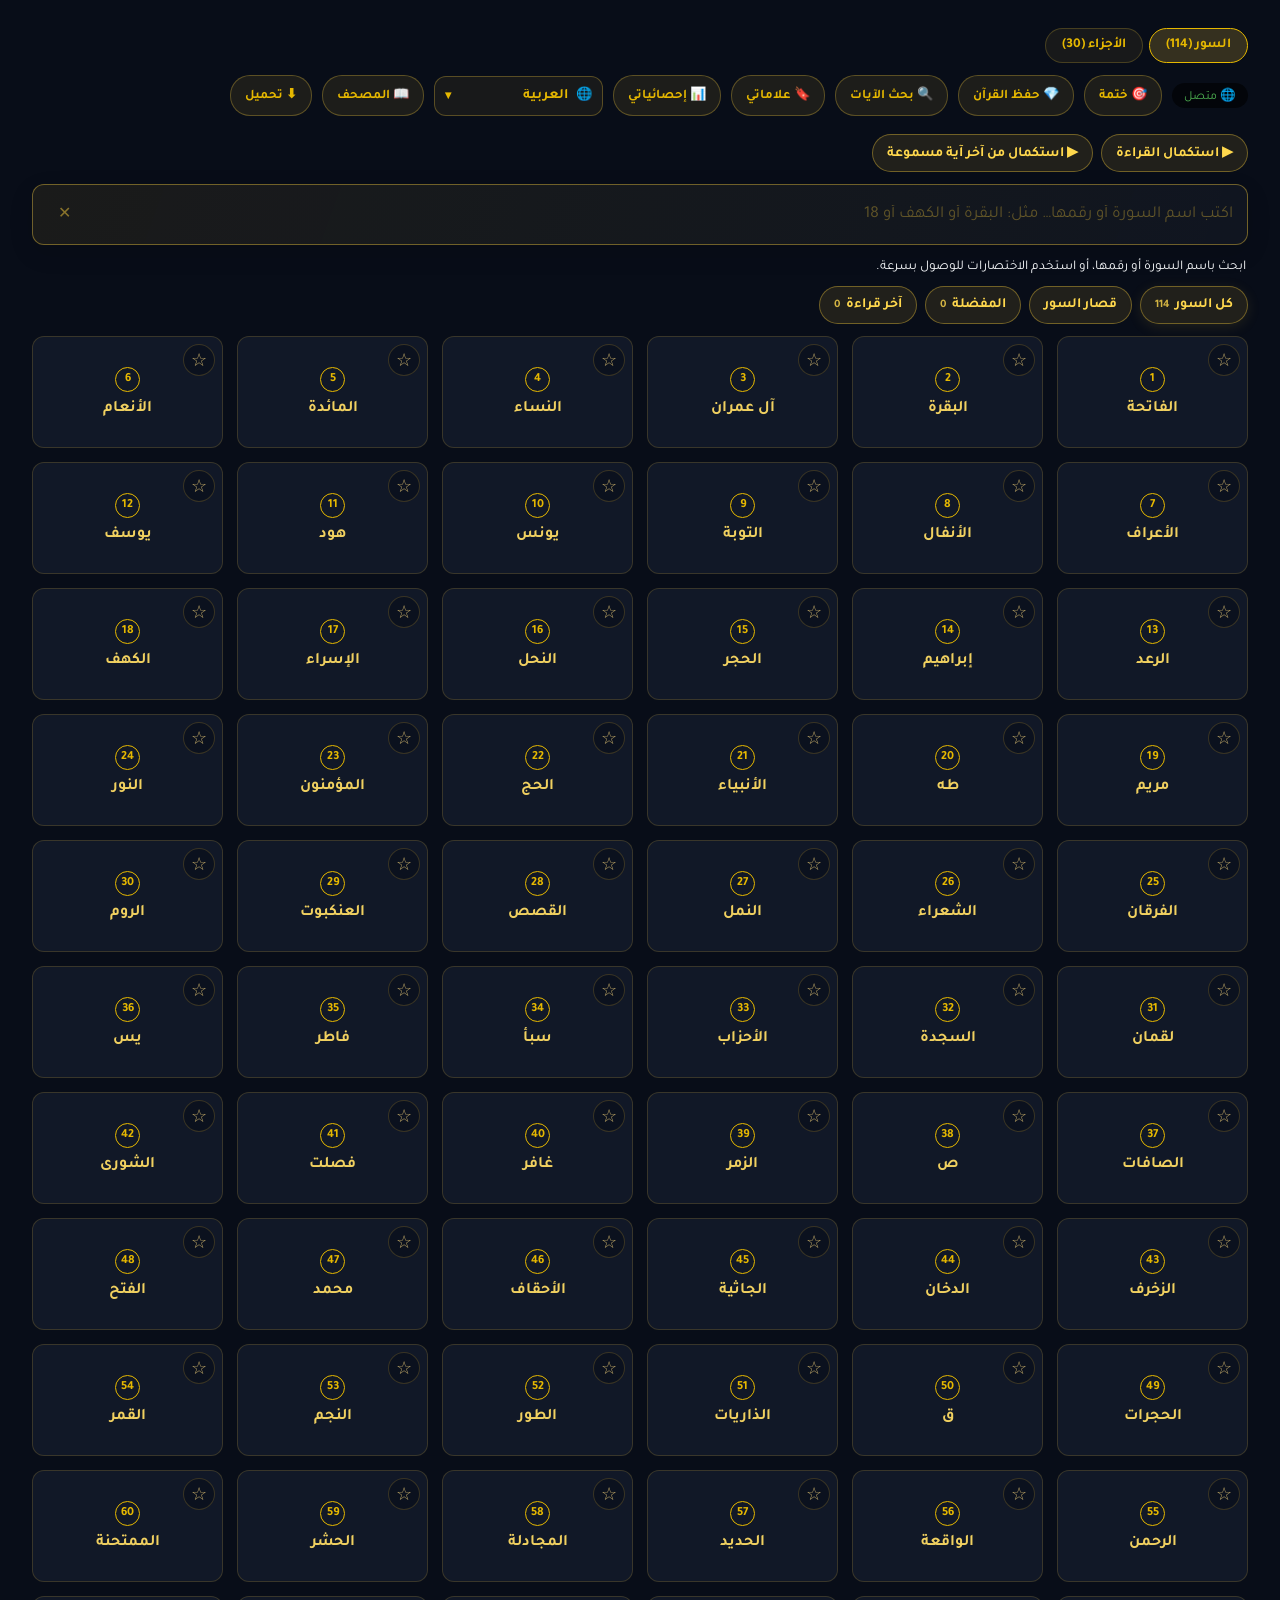
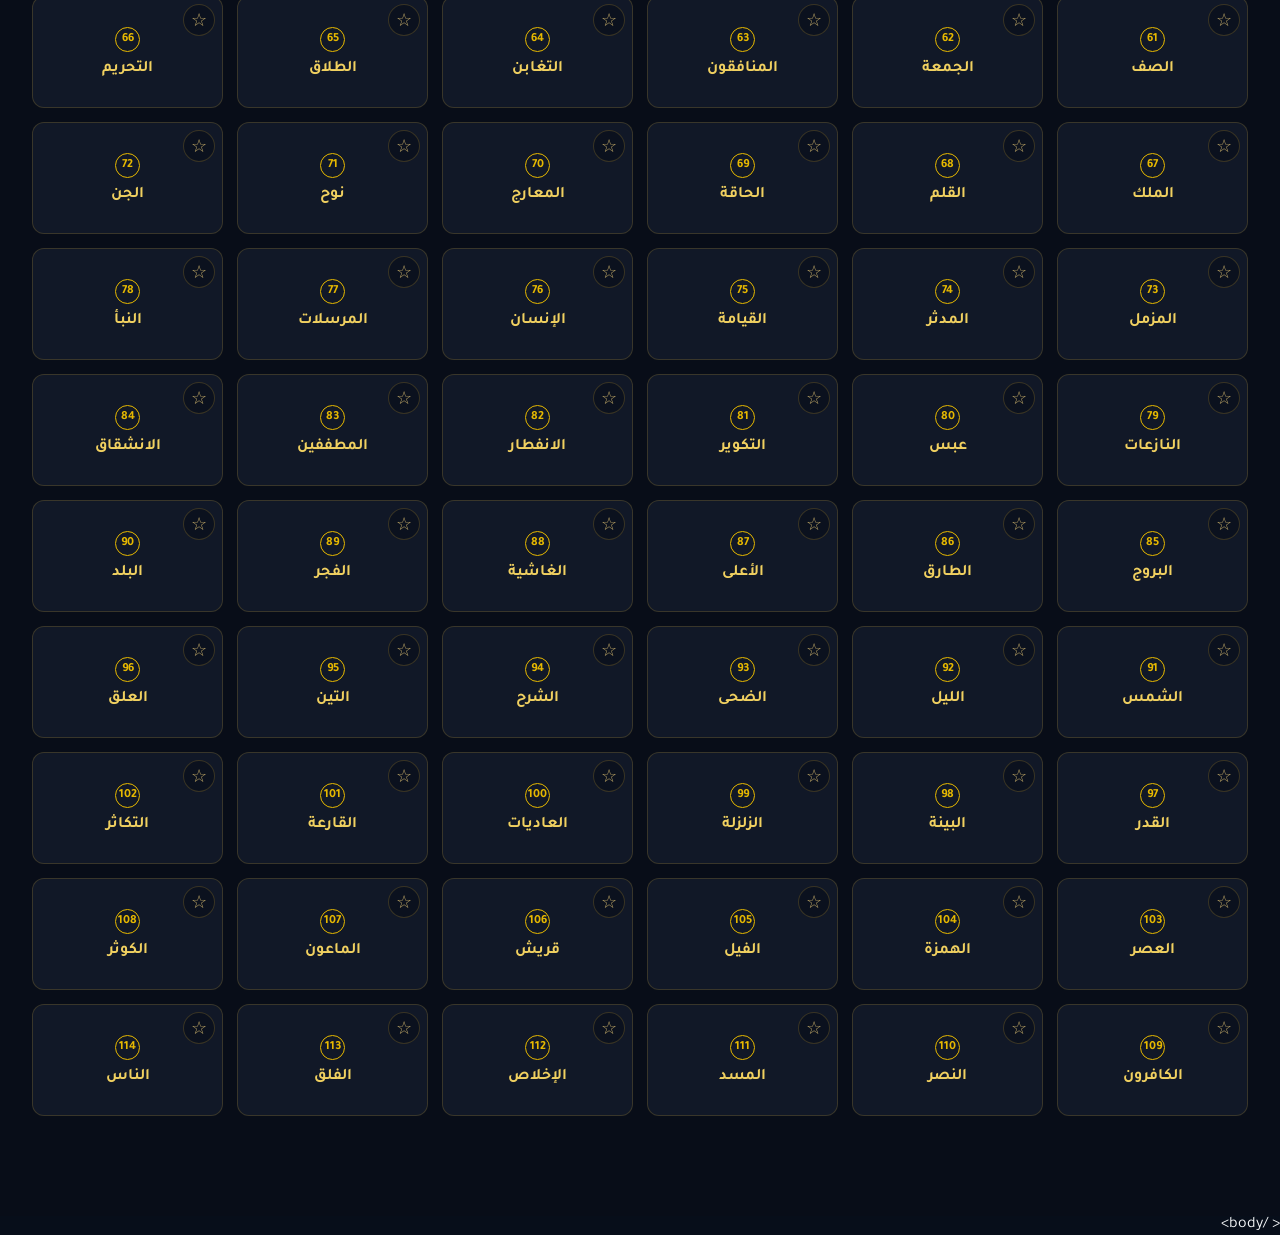
<file: quran.html>
<!doctype html><html lang="ar" dir="rtl"><head><meta http-equiv="Content-Security-Policy" content="default-src 'self'; script-src 'self' 'unsafe-inline'; style-src 'self' 'unsafe-inline'; img-src 'self' data: blob: https:; media-src 'self' blob: https:; font-src 'self' data:; connect-src 'self' https:; frame-src 'self'; worker-src 'self' blob:; manifest-src 'self'; object-src 'none'; base-uri 'self'; form-action 'self'; upgrade-insecure-requests"><meta charset="UTF-8"><meta name="referrer" content="strict-origin-when-cross-origin"><script src="./rafiq-storage-shim.js"></script><meta name="viewport" content="width=device-width,initial-scale=1,viewport-fit=cover"><title>القرآن الكريم — المصحف الشريف</title><meta name="theme-color" content="#d4af37"><meta name="mobile-web-app-capable" content="yes"><meta name="apple-mobile-web-app-capable" content="yes"><meta name="apple-mobile-web-app-status-bar-style" content="black-translucent"><meta name="apple-mobile-web-app-title" content="القرآن الكريم"><meta name="description" content="مصحف المدينة المنورة — رواية حفص عن عاصم — مع التفسير الميسّر"><link rel="manifest" href="./manifest.json"><link rel="apple-touch-icon" sizes="192x192" href="./icon-192.png"><link rel="apple-touch-icon" sizes="512x512" href="./icon-512.png"><link rel="apple-touch-icon" href="./apple-touch-icon.png"><link rel="icon" type="image/png" sizes="32x32" href="./favicon-32.png"><link rel="icon" type="image/png" sizes="16x16" href="./favicon-16.png"><link rel="icon" type="image/png" sizes="192x192" href="./icon-192.png"><link rel="stylesheet" href="./rafiq-fonts.css?v=1"><style>:root{--gold:#d4af37;--gold-l:#f0d060;--gold-d:#a07820;--bg:#050b14;--card:#0f172a;--ink:#111;--panel-bg:#0f172a;--panel-border:rgba(212,175,55,.35);--panel-text:#f0e6c8;--panel-text-muted:rgba(240,230,200,.55);--panel-input-bg:rgba(255,255,255,.07);--panel-input-border:rgba(212,175,55,.35);--panel-input-text:#fff;--panel-item-bg:rgba(255,255,255,.04);--panel-item-border:rgba(255,255,255,.08);--panel-item-hover:rgba(212,175,55,.12)}body.dark-mode{--gold:#e6b800;--gold-l:#ffd84d;--gold-d:#b08900;--bg:#080d18;--card:#111827;--ink:#e8dfc8;--panel-bg:#111827;--panel-border:rgba(230,184,0,.35);--panel-text:#f0e6c8;--panel-text-muted:rgba(240,230,200,.5);--panel-input-bg:rgba(255,255,255,.07);--panel-input-border:rgba(230,184,0,.35);--panel-input-text:#fff;--panel-item-bg:rgba(255,255,255,.04);--panel-item-border:rgba(255,255,255,.07);--panel-item-hover:rgba(230,184,0,.12)}body:not(.dark-mode){--panel-bg:#fffdf5;--panel-border:rgba(160,120,32,.3);--panel-text:#2a1800;--panel-text-muted:rgba(42,24,0,.5);--panel-input-bg:#fff;--panel-input-border:rgba(160,120,32,.4);--panel-input-text:#2a1800;--panel-item-bg:rgba(160,120,32,.05);--panel-item-border:rgba(160,120,32,.12);--panel-item-hover:rgba(212,175,55,.15)}*{margin:0;padding:0;box-sizing:border-box}body{font-family:Tajawal,sans-serif;background:var(--bg);color:#f8fafc;direction:rtl;min-height:100dvh;transition:background .4s,color .4s;overflow-x:hidden}body::before{content:'';position:fixed;inset:0;pointer-events:none;z-index:0;background-image:radial-gradient(1px 1px at 15% 20%,rgba(212,175,55,.5) 0,transparent 100%),radial-gradient(1px 1px at 40% 60%,rgba(255,255,255,.3) 0,transparent 100%),radial-gradient(1px 1px at 70% 15%,rgba(212,175,55,.4) 0,transparent 100%),radial-gradient(1px 1px at 85% 75%,rgba(255,255,255,.2) 0,transparent 100%),radial-gradient(1.5px 1.5px at 55% 40%,rgba(212,175,55,.3) 0,transparent 100%),radial-gradient(1px 1px at 25% 80%,rgba(255,255,255,.25) 0,transparent 100%);opacity:.7}body.dark-mode::before{opacity:1}.container{max-width:860px;margin:0 auto;padding:20px 15px 100px;position:relative;z-index:1}.btn-icon{background:rgba(212,175,55,.1);border:1px solid rgba(212,175,55,.35);color:var(--gold);padding:10px 14px;min-height:40px;border-radius:20px;font-size:.82rem;font-weight:700;cursor:pointer;font-family:Tajawal,sans-serif;transition:all .2s;white-space:nowrap}.btn-icon:hover{background:rgba(212,175,55,.2)}body:not(.dark-mode) .btn-icon{background:rgba(212,175,55,.12);color:var(--gold-d)}.index-top-row{display:flex;justify-content:space-between;align-items:center;flex-wrap:wrap;gap:12px;margin-bottom:18px}.tabs{display:flex;gap:6px;flex-wrap:wrap}.tab-btn{background:rgba(212,175,55,.08);border:1px solid rgba(212,175,55,.25);color:var(--gold);padding:8px 16px;border-radius:20px;font-size:.85rem;font-weight:700;cursor:pointer;font-family:Tajawal,sans-serif;transition:all .2s}.tab-btn.active,.tab-btn:hover{background:rgba(212,175,55,.22);border-color:var(--gold)}body:not(.dark-mode) .tab-btn{color:var(--gold-d);background:rgba(160,120,32,.1)}body:not(.dark-mode) .tab-btn.active{background:rgba(160,120,32,.2)}.index-toolbar{display:flex;gap:8px;align-items:center;flex-wrap:wrap}.offline-status{font-size:.78rem;background:rgba(0,0,0,.6);border-radius:20px;padding:4px 12px;color:#4caf50}body:not(.dark-mode) .offline-status{background:rgba(0,0,0,.08)}.search-bar-wrapper{display:none;align-items:center;gap:8px;background:rgba(255,255,255,.06);border:1px solid rgba(212,175,55,.3);border-radius:12px;padding:8px 14px;margin-bottom:12px;transition:all .3s}.search-bar-wrapper.visible{display:flex}body:not(.dark-mode) .search-bar-wrapper{background:rgba(255,255,255,.7)}.search-input{flex:1;background:0 0;border:none;outline:0;color:var(--gold);font-size:1rem;font-family:Tajawal,sans-serif;direction:rtl;text-align:right}body:not(.dark-mode) .search-input{color:#3a2800}.search-input::placeholder{color:rgba(212,175,55,.5)}body:not(.dark-mode) .search-input::placeholder{color:rgba(100,70,0,.4)}.search-clear-btn{background:0 0;border:none;color:rgba(212,175,55,.6);font-size:1rem;cursor:pointer;padding:9px 11px;font-family:Tajawal,sans-serif}#searchResultCount{font-size:.82rem;color:rgba(212,175,55,.7);margin-bottom:8px;text-align:center}.grid-list{display:grid;grid-template-columns:repeat(auto-fill,minmax(150px,1fr));gap:10px;margin-top:4px}.item-card{background:var(--card);border:1px solid rgba(212,175,55,.2);border-radius:12px;padding:14px 12px;cursor:pointer;transition:all .2s;text-align:center;font-size:.9rem;font-weight:700;color:#f0d060;display:flex;flex-direction:column;align-items:center;gap:6px}.item-card:hover{background:rgba(212,175,55,.12);border-color:var(--gold);transform:translateY(-2px)}.item-card.hidden{display:none}body:not(.dark-mode) .item-card{background:rgba(255,255,255,.9);color:var(--gold-d);border-color:rgba(160,120,32,.3)}body:not(.dark-mode) .item-card:hover{background:rgba(212,175,55,.12)}.item-num{display:inline-flex;align-items:center;justify-content:center;width:2em;height:2em;border:1.5px solid var(--gold);border-radius:50%;font-size:.78rem;color:var(--gold)}.mushaf-container{display:none;min-height:100dvh;flex-direction:column;padding-bottom:72px}.audio-player-container{position:sticky;top:0;z-index:100;background:linear-gradient(180deg,rgba(8,14,26,.98),rgba(5,11,20,.95));backdrop-filter:blur(18px);border-bottom:1px solid rgba(212,175,55,.35);padding:8px 12px 10px;margin:0;box-shadow:0 6px 22px -14px rgba(0,0,0,.85)}body:not(.dark-mode) .audio-player-container{background:linear-gradient(180deg,rgba(255,252,244,.98),rgba(250,245,232,.96));border-bottom:1px solid rgba(160,120,32,.35);box-shadow:0 6px 20px -14px rgba(100,70,0,.35)}.mp-unified{max-width:860px;margin:0 auto;display:flex;flex-direction:column;gap:6px}.mp-topline{display:flex;align-items:center;gap:8px;flex-wrap:wrap}.mp-topline .current-surah-name{flex:1 1 auto;min-width:0;overflow:hidden;text-overflow:ellipsis}.mp-controls{display:flex;align-items:center;gap:9px;padding:9px 14px;position:relative;background:repeating-linear-gradient(118deg,rgba(0,0,0,.16) 0,rgba(0,0,0,0) 2px,rgba(255,255,255,.05) 3px,rgba(0,0,0,0) 5px),linear-gradient(155deg,#6b4522 0,#4a2c14 45%,#5c391c 70%,#38220f 100%);border:1px solid #26150a;border-radius:999px;box-shadow:inset 0 1px 0 rgba(255,214,140,.35),inset 0 2px 5px rgba(255,200,120,.12),inset 0 -6px 10px rgba(0,0,0,.55),0 8px 20px -6px rgba(0,0,0,.6)}.mp-controls::before{content:'';position:absolute;inset:2px;border-radius:999px;border:1px solid rgba(255,210,140,.14);pointer-events:none}body:not(.dark-mode) .mp-controls{background:repeating-linear-gradient(118deg,rgba(0,0,0,.1) 0,rgba(0,0,0,0) 2px,rgba(255,255,255,.08) 3px,rgba(0,0,0,0) 5px),linear-gradient(155deg,#8a6236 0,#6b4522 45%,#7c522a 70%,#4e3015 100%);border-color:#3a2410}.mp-btn{flex:0 0 auto;width:40px;height:40px;padding:0;position:relative;display:inline-flex;align-items:center;justify-content:center;background:radial-gradient(circle at 33% 26%,rgba(255,255,255,.4),rgba(255,255,255,0) 42%),radial-gradient(circle at 60% 78%,rgba(0,0,0,.35),rgba(0,0,0,0) 55%),radial-gradient(circle at 50% 45%,#2c4d8f 0,#1c3565 48%,#0d1c3c 82%,#081227 100%);border:none;color:var(--gold-l);font-size:1rem;border-radius:50%;cursor:pointer;outline:0;transition:transform .12s ease,box-shadow .2s ease,filter .2s ease;font-family:Tajawal,sans-serif;box-shadow:0 0 0 2.5px #dfb85a,0 0 0 4px #6b4a1e,0 3px 7px rgba(0,0,0,.55),inset 0 2px 3px rgba(160,200,255,.35),inset 0 -4px 7px rgba(0,0,0,.65)}.mp-btn .mp-icon{width:16px;height:16px;filter:drop-shadow(0 1px 1px rgba(0,0,0,.6));position:relative;z-index:1}.mp-btn:hover{filter:brightness(1.12)}.mp-btn:active{transform:scale(.9)}.mp-btn:disabled{opacity:.35;cursor:not-allowed}body:not(.dark-mode) .mp-btn{color:#fff2cf}.mp-btn.mp-primary{width:52px;height:52px;font-size:1.2rem;background:radial-gradient(circle at 33% 24%,rgba(255,255,255,.5),rgba(255,255,255,0) 45%),radial-gradient(circle at 62% 80%,rgba(0,0,0,.4),rgba(0,0,0,0) 55%),radial-gradient(circle at 50% 45%,#3a5fae 0,#223c78 45%,#101f42 82%,#081227 100%);color:#ffe9a8;box-shadow:0 0 0 3px #f0cd72,0 0 0 5px #6b4a1e,0 5px 14px rgba(0,0,0,.55),0 0 18px -4px rgba(240,205,114,.45),inset 0 2px 4px rgba(170,205,255,.4),inset 0 -5px 9px rgba(0,0,0,.65)}.mp-btn.mp-primary .mp-icon{width:20px;height:20px}.mp-btn.mp-primary:hover{filter:brightness(1.15)}.mp-btn.active{background:radial-gradient(circle at 33% 26%,rgba(255,255,255,.4),rgba(255,255,255,0) 42%),radial-gradient(circle at 50% 45%,#1f8a4c 0,#146334 55%,#0a3a1f 100%);box-shadow:0 0 0 2.5px #dfb85a,0 0 0 4px #6b4a1e,0 3px 7px rgba(0,0,0,.55),0 0 12px -2px rgba(45,180,110,.5),inset 0 2px 3px rgba(180,255,210,.35),inset 0 -4px 7px rgba(0,0,0,.6)}.mp-btn.repeat-on{background:radial-gradient(circle at 33% 26%,rgba(255,255,255,.4),rgba(255,255,255,0) 42%),radial-gradient(circle at 50% 45%,#c68a1e 0,#8a5a00 55%,#4a2e00 100%);box-shadow:0 0 0 2.5px #dfb85a,0 0 0 4px #6b4a1e,0 3px 7px rgba(0,0,0,.55),0 0 12px -2px rgba(220,160,40,.55),inset 0 2px 3px rgba(255,225,160,.4),inset 0 -4px 7px rgba(0,0,0,.6)}.mp-btn.muted{background:radial-gradient(circle at 33% 26%,rgba(255,255,255,.35),rgba(255,255,255,0) 42%),radial-gradient(circle at 50% 45%,#b23636 0,#7a1f1f 55%,#3f0e0e 100%);box-shadow:0 0 0 2.5px #dfb85a,0 0 0 4px #6b4a1e,0 3px 7px rgba(0,0,0,.55),inset 0 2px 3px rgba(255,190,190,.35),inset 0 -4px 7px rgba(0,0,0,.6)}.mp-progress-row{display:flex;align-items:center;gap:8px;padding:2px 6px 0;font-size:.72rem;font-weight:700;color:rgba(212,175,55,.85);font-family:Tajawal,sans-serif;font-variant-numeric:tabular-nums}body:not(.dark-mode) .mp-progress-row{color:rgba(100,70,0,.9)}.mp-time{min-width:38px;text-align:center}.mp-seek{flex:1;-webkit-appearance:none;appearance:none;height:6px;background:rgba(212,175,55,.18);border-radius:6px;outline:0;cursor:pointer;margin:0}.mp-seek::-webkit-slider-thumb{-webkit-appearance:none;appearance:none;width:16px;height:16px;border-radius:50%;background:var(--gold);border:2px solid #0a1020;box-shadow:0 1px 4px rgba(0,0,0,.5);cursor:pointer}.mp-seek::-moz-range-thumb{width:16px;height:16px;border-radius:50%;background:var(--gold);border:2px solid #0a1020;box-shadow:0 1px 4px rgba(0,0,0,.5);cursor:pointer}body:not(.dark-mode) .mp-seek{background:rgba(160,120,32,.22)}body:not(.dark-mode) .mp-seek::-moz-range-thumb,body:not(.dark-mode) .mp-seek::-webkit-slider-thumb{background:var(--gold-d);border-color:#fff}.mp-vol-wrap{display:flex;align-items:center;gap:7px;flex:0 1 auto;min-width:122px;padding:5px 8px 5px 6px;border:1px solid rgba(240,208,112,.38);border-radius:999px;background:rgba(8,18,40,.38);box-shadow:inset 0 1px 3px rgba(0,0,0,.28)}.mp-vol{width:78px;-webkit-appearance:none;appearance:none;height:6px;background:linear-gradient(90deg,var(--gold) 0%,var(--gold) var(--vol-progress,100%),rgba(212,175,55,.2) var(--vol-progress,100%),rgba(212,175,55,.2) 100%);border-radius:6px;outline:0;cursor:pointer;direction:ltr}.mp-vol::-webkit-slider-thumb{-webkit-appearance:none;appearance:none;width:14px;height:14px;border-radius:50%;background:#ffe49a;border:2px solid var(--gold-d);box-shadow:0 1px 4px rgba(0,0,0,.55);cursor:pointer}.mp-vol::-moz-range-thumb{width:14px;height:14px;border-radius:50%;background:#ffe49a;border:2px solid var(--gold-d);box-shadow:0 1px 4px rgba(0,0,0,.55);cursor:pointer}.mp-vol-value{min-width:34px;text-align:center;color:#ffe9a8;font-size:.68rem;font-weight:800;font-variant-numeric:tabular-nums}body:not(.dark-mode) .mp-vol-wrap{background:rgba(255,250,232,.5);border-color:rgba(160,120,32,.42)}body:not(.dark-mode) .mp-vol-value{color:var(--gold-d)}.mp-btn.loading{pointer-events:none;background:linear-gradient(135deg,#555,#333);color:#e9d9a8;border-color:#666}.mp-btn.loading::after{content:'';width:14px;height:14px;border:2px solid rgba(255,255,255,.3);border-top-color:#fff;border-radius:50%;animation:spin .7s linear infinite;position:absolute}.mp-btn.loading>span{visibility:hidden}.mp-btn.loading>.mp-ayah-badge{visibility:hidden}.mp-ayah-badge{position:absolute;bottom:-4px;right:-4px;min-width:22px;height:16px;padding:0 5px;background:#1a6b3a;color:#fff;border-radius:8px;font-size:.62rem;font-weight:800;display:none;align-items:center;justify-content:center;border:1.5px solid #0a1020;font-variant-numeric:tabular-nums}.mp-ayah-badge.repeat{background:#8a5a00}.mp-ayah-badge.show{display:inline-flex}#quranAudioPlayer{display:none!important}.audio-playback-status{max-width:860px;margin:2px auto 0;padding:5px 10px;color:#ffe9a8;background:rgba(212,175,55,.1);border:1px solid rgba(212,175,55,.2);border-radius:8px;text-align:center;font-size:.72rem;font-weight:700}.audio-playback-status[hidden]{display:none}.reciter-notice{display:none;align-items:center;gap:8px;max-width:860px;margin:8px auto 0;padding:8px 14px;background:rgba(220,80,60,.14);border:1px solid rgba(220,80,60,.4);color:#ff8a75;border-radius:10px;font-size:.82rem;font-weight:700;text-align:center;justify-content:center}.reciter-notice.show{display:flex}body:not(.dark-mode) .reciter-notice{background:rgba(200,50,30,.08);border-color:rgba(200,50,30,.3);color:#a02810}.audio-main-row{display:flex;align-items:center;gap:10px;flex-wrap:wrap;max-width:860px;margin:0 auto}.current-surah-name{font-size:.9rem;font-weight:800;color:var(--gold-l);cursor:pointer;white-space:nowrap;transition:color .2s;font-family:'Amiri Quran','Scheherazade New',serif}.current-surah-name:hover{color:#fff}body:not(.dark-mode) .current-surah-name{color:var(--gold-d)}.reader-label{font-size:.78rem;color:rgba(212,175,55,.7);white-space:nowrap}body:not(.dark-mode) .reader-label{color:rgba(100,70,0,.7)}.reader-select{background:rgba(255,255,255,.06);border:1px solid rgba(212,175,55,.35);color:var(--gold-l);border-radius:8px;padding:5px 10px;font-family:Tajawal,sans-serif;font-size:.82rem;cursor:pointer;outline:0;max-width:160px}body:not(.dark-mode) .reader-select{background:rgba(212,175,55,.08);color:var(--gold-d)}.reader-select{color-scheme:dark}.reader-select option,.reader-select optgroup{background-color:#0f172a;color:#f1f5f9}.reader-select optgroup{color:#fbbf24;font-weight:800}audio{flex:1;min-width:140px;height:38px;border-radius:30px;outline:0;accent-color:var(--gold)}.btn-download-audio{background:linear-gradient(135deg,var(--gold),var(--gold-d));color:#0a1020;padding:7px 14px;border-radius:20px;text-decoration:none;font-size:.8rem;font-weight:800;white-space:nowrap}.page-image-area{flex:1;display:flex;flex-direction:column;align-items:center;justify-content:flex-start;background:var(--bg);padding:0;position:relative;min-height:300px}.mushaf-page-img{display:block;width:100%;max-width:100%;height:auto;margin:0 auto;opacity:0;transition:opacity .4s ease;border:none;outline:0}.mushaf-page-img.loaded{opacity:1}.img-wrapper{width:100%;background:#fff;display:flex;align-items:flex-start;justify-content:center;position:relative;min-height:200px}body.dark-mode .img-wrapper{background:#111}.img-loading{position:absolute;inset:0;display:flex;align-items:center;justify-content:center;flex-direction:column;gap:14px;color:var(--gold);font-size:.9rem;font-weight:700}.img-spinner{width:44px;height:44px;border:3px solid rgba(212,175,55,.15);border-top-color:var(--gold);border-radius:50%;animation:spin .8s linear infinite}@keyframes spin{to{transform:rotate(360deg)}}.img-error{display:flex;flex-direction:column;align-items:center;gap:14px;padding:60px 20px;color:rgba(255,255,255,.5);font-size:1rem;text-align:center}.img-error button{background:rgba(212,175,55,.15);border:1px solid rgba(212,175,55,.3);color:var(--gold);padding:8px 20px;border-radius:20px;font-family:Tajawal,sans-serif;font-size:.9rem;cursor:pointer}.page-jump-input{width:70px;text-align:center;background:rgba(255,255,255,.06);border:1px solid rgba(212,175,55,.35);color:var(--gold);border-radius:8px;padding:5px 10px;font-family:Tajawal,sans-serif;font-size:.9rem;outline:0}body:not(.dark-mode) .page-jump-input{background:rgba(255,255,255,.7);color:#3a2800}.dl-overlay{display:none;position:fixed;inset:0;z-index:2000;background:rgba(0,0,0,.7);backdrop-filter:blur(6px);align-items:flex-end;justify-content:center}.dl-overlay.open{display:flex}.dl-panel{background:var(--panel-bg);width:100%;max-width:860px;border-radius:20px 20px 0 0;border-top:2px solid var(--gold);animation:slideUp .35s cubic-bezier(.22,1,.36,1)}.dl-header{display:flex;align-items:flex-start;justify-content:space-between;padding:16px 20px 12px;border-bottom:1px solid var(--panel-border)}.dl-title{font-size:1rem;font-weight:700;color:var(--gold)}.dl-sub{font-size:.78rem;color:var(--panel-text-muted);margin-top:3px}.dl-body{padding:18px 20px 28px;color:var(--panel-text)}.dl-range-row{display:flex;align-items:center;gap:10px;flex-wrap:wrap;margin-bottom:14px}.dl-lbl{font-size:.85rem;color:var(--panel-text-muted)}.dl-options{display:flex;gap:20px;margin-bottom:16px;flex-wrap:wrap}.dl-check{display:flex;align-items:center;gap:6px;font-size:.88rem;color:var(--panel-text);cursor:pointer;font-family:Tajawal,sans-serif}.dl-check input{accent-color:var(--gold);width:16px;height:16px;cursor:pointer}.dl-progress-wrap{margin-bottom:14px}.dl-bar-bg{height:8px;background:rgba(212,175,55,.15);border-radius:10px;overflow:hidden;margin-bottom:8px}.dl-bar{height:100%;width:0%;background:linear-gradient(90deg,var(--gold),var(--gold-l));border-radius:10px;transition:width .3s}.dl-stat{font-size:.82rem;color:var(--panel-text-muted);text-align:center}.dl-cache-info{font-size:.8rem;text-align:center;margin-top:12px;color:var(--panel-text-muted);direction:rtl}.tafseer-btn-wrap{display:flex;justify-content:center;align-items:center;gap:10px;padding:6px 14px 18px}.tafseer-btn{flex:1;max-width:220px;background:linear-gradient(135deg,var(--gold),var(--gold-d));color:#0a1020;border:none;padding:12px 10px;border-radius:14px;font-family:Tajawal,sans-serif;font-size:.9rem;font-weight:800;cursor:pointer;transition:all .25s;letter-spacing:.02em;box-shadow:0 4px 18px rgba(212,175,55,.25);display:flex;align-items:center;justify-content:center;gap:6px}.tafseer-btn:hover{transform:translateY(-2px);box-shadow:0 8px 28px rgba(212,175,55,.4)}.tafseer-btn:active{transform:translateY(0)}body:not(.dark-mode) .tafseer-btn{box-shadow:0 4px 18px rgba(160,120,32,.3)}.tafseer-btn-alt{background:linear-gradient(135deg,#2d5a2d,#1a3d1a);box-shadow:0 4px 18px rgba(45,90,45,.35);color:#c8f0c8}.tafseer-btn-alt:hover{box-shadow:0 8px 28px rgba(45,90,45,.5)}body:not(.dark-mode) .tafseer-btn-alt{background:linear-gradient(135deg,#1a5c1a,#0f3d0f);color:#d4f5d4;box-shadow:0 4px 18px rgba(20,70,20,.3)}.tafseer-overlay{display:none;position:fixed;inset:0;z-index:2000;background:rgba(0,0,0,.7);backdrop-filter:blur(6px);align-items:flex-end;justify-content:center}.tafseer-overlay.open{display:flex}.tafseer-panel{background:var(--bg);width:100%;max-width:860px;max-height:92dvh;border-radius:20px 20px 0 0;border-top:2px solid var(--gold);display:flex;flex-direction:column;animation:slideUp .35s cubic-bezier(.22,1,.36,1)}body:not(.dark-mode) .tafseer-panel{background:#fffdf5}@keyframes slideUp{from{transform:translateY(100%)}to{transform:translateY(0)}}.tafseer-header{display:flex;align-items:center;justify-content:space-between;padding:16px 20px 12px;border-bottom:1px solid rgba(212,175,55,.2);flex-shrink:0}body:not(.dark-mode) .tafseer-header{border-bottom-color:rgba(160,120,32,.25)}.tafseer-title{font-family:'Amiri Quran','Scheherazade New',serif;font-size:1.1rem;font-weight:700;color:var(--gold-l)}body:not(.dark-mode) .tafseer-title{color:#6b3d00}.tafseer-source{font-size:.75rem;color:rgba(212,175,55,.6);margin-top:2px}body:not(.dark-mode) .tafseer-source{color:rgba(100,60,0,.55)}.tafseer-close-btn{background:rgba(212,175,55,.1);border:1px solid rgba(212,175,55,.3);color:var(--gold);width:34px;height:34px;border-radius:50%;font-size:1rem;cursor:pointer;display:flex;align-items:center;justify-content:center;font-family:Tajawal,sans-serif;flex-shrink:0}body:not(.dark-mode) .tafseer-close-btn{background:rgba(160,100,0,.1);border-color:rgba(160,100,0,.3);color:#8b5c00}.tafseer-close-btn:hover{background:rgba(212,175,55,.2)}.tafseer-body{overflow-y:auto;padding:18px 20px 30px;flex:1;scrollbar-width:thin;scrollbar-color:rgba(212,175,55,.3) transparent}.tafseer-loading{display:flex;flex-direction:column;align-items:center;gap:16px;padding:50px 20px;color:var(--gold);font-family:Tajawal,sans-serif;font-size:.95rem;font-weight:700}body:not(.dark-mode) .tafseer-loading{color:#8b5c00}.tafseer-spinner{width:44px;height:44px;border:3px solid rgba(212,175,55,.15);border-top-color:var(--gold);border-radius:50%;animation:spin .8s linear infinite}body:not(.dark-mode) .tafseer-spinner{border-top-color:#a07820}.tafseer-surah-block{margin-bottom:22px;padding:18px;background:rgba(212,175,55,.05);border:1px solid rgba(212,175,55,.15);border-radius:14px}body:not(.dark-mode) .tafseer-surah-block{background:rgba(160,120,32,.06);border-color:rgba(160,120,32,.2)}.tafseer-surah-name{font-family:'Amiri Quran','Scheherazade New',serif;font-size:1.1rem;font-weight:700;color:var(--gold-l);margin-bottom:10px;text-align:center;padding-bottom:10px;border-bottom:1px solid rgba(212,175,55,.2)}body:not(.dark-mode) .tafseer-surah-name{color:#6b3d00;border-bottom-color:rgba(160,120,32,.2)}.tafseer-text{font-family:'Scheherazade New','Amiri Quran',serif;font-size:1.05rem;line-height:2;color:var(--ink);text-align:justify;direction:rtl}body:not(.dark-mode) .tafseer-text{color:#1a0e00}body.dark-mode .tafseer-text{color:#d8cdb8}.tafseer-error{text-align:center;padding:40px 20px;color:rgba(255,255,255,.5);font-size:.95rem}body:not(.dark-mode) .tafseer-error{color:rgba(0,0,0,.5)}.tafseer-retry-btn{margin-top:14px;background:rgba(212,175,55,.15);border:1px solid rgba(212,175,55,.3);color:var(--gold);padding:8px 22px;border-radius:20px;cursor:pointer;font-family:Tajawal,sans-serif;font-size:.9rem}body:not(.dark-mode) .tafseer-retry-btn{background:rgba(160,120,32,.12);border-color:rgba(160,120,32,.3);color:#7a5010}.pt{color:var(--panel-text)}.pt-m{color:var(--panel-text-muted)}.pi{background:var(--panel-input-bg);border:1px solid var(--panel-input-border);color:var(--panel-input-text)}.pb{border-bottom:1px solid var(--panel-item-border)}.pib{background:var(--panel-item-bg);border:1px solid var(--panel-item-border);border-radius:8px}.pbar-bg{background:rgba(212,175,55,.12);border-radius:10px;height:14px;overflow:hidden;margin-bottom:6px}.khatma-preset-btn{background:rgba(212,175,55,.12);border:1px solid rgba(212,175,55,.35);color:var(--gold);border-radius:20px;padding:7px 16px;font-family:Tajawal,sans-serif;font-size:.85rem;cursor:pointer;font-weight:700}.khatma-preset-btn:hover{background:rgba(212,175,55,.25)}.kh-crumbs{display:flex;align-items:center;gap:6px;flex-wrap:wrap;font-size:.8rem;font-family:Tajawal,sans-serif;padding:10px 2px 4px;direction:rtl}
.kh-crumbs .kh-c{display:inline-block;background:rgba(212,175,55,.1);border:1px solid rgba(212,175,55,.25);color:var(--gold);border-radius:999px;padding:4px 12px;cursor:pointer;text-decoration:none;transition:.2s;white-space:nowrap;font-family:Tajawal,sans-serif;font-weight:700}
.kh-crumbs .kh-c:hover{background:rgba(212,175,55,.22)}
.kh-crumbs .kh-c.cur{background:rgba(212,175,55,.22);border-color:var(--gold);font-weight:700;cursor:default}
.kh-crumbs .kh-sep{color:rgba(212,175,55,.5);font-weight:700}
body:not(.dark-mode) .kh-crumbs .kh-c{color:var(--gold-d)}
.kh-stat{display:flex;gap:8px;flex-wrap:wrap;margin-bottom:12px}
.kh-stat div{flex:1;min-width:86px;background:var(--panel-item-bg);border:1px solid var(--panel-border);border-radius:10px;padding:8px 6px;text-align:center}
.kh-stat b{display:block;font-size:1.12rem;color:var(--gold);line-height:1.35;word-break:break-word}
.kh-stat span{font-size:.68rem;color:var(--panel-text-muted)}body:not(.dark-mode) .khatma-preset-btn{background:rgba(160,120,32,.1);color:#7a5010;border-color:rgba(160,120,32,.35)}.ayah-result-item{padding:10px 12px;border-radius:8px;cursor:pointer;margin-bottom:6px;background:var(--panel-item-bg);border:1px solid var(--panel-item-border);transition:background .2s}.ayah-result-item:hover{background:var(--panel-item-hover)}.ayah-result-text{font-family:'Scheherazade New',serif;font-size:1rem;line-height:1.8;color:var(--panel-text);margin-bottom:4px}.ayah-result-meta{font-size:.75rem;color:var(--panel-text-muted);display:flex;justify-content:space-between}.ayah-result-page{color:var(--gold);font-weight:700}.stat-card{background:var(--panel-item-bg);border:1px solid var(--panel-border);border-radius:10px;padding:12px;text-align:center}.stat-val{font-size:1.6rem;font-weight:800;color:var(--gold);line-height:1}.stat-lbl{font-size:.72rem;color:var(--panel-text-muted);margin-top:4px}body:not(.dark-mode) .nav-jump-input{background:rgba(255,255,255,.8);color:#3a2800;border-color:rgba(160,120,32,.4)}.nav-jump-input::placeholder{color:rgba(212,175,55,.5);font-size:.72rem}body:not(.dark-mode) .nav-jump-input::placeholder{color:rgba(100,70,0,.4)}.nav-jump-go{background:linear-gradient(135deg,var(--gold),var(--gold-d));color:#0a1020;border:none;padding:6px 8px;border-radius:8px;font-family:Tajawal,sans-serif;font-size:.78rem;font-weight:800;cursor:pointer;white-space:nowrap;height:36px}.nav-jump-go:hover{transform:translateY(-1px)}.nav-jump-read{background:linear-gradient(135deg,var(--gold),var(--gold-d));color:#0a1020;min-width:68px}.nav-jump-read:hover{background:linear-gradient(135deg,var(--gold-l),var(--gold))}.nav-btn-bkm{font-size:.7rem!important}.nav-bar{position:fixed;bottom:0;left:0;right:0;background:linear-gradient(180deg,rgba(10,16,32,.97) 0,#050b14 100%);backdrop-filter:blur(20px);padding:8px 10px;display:none;justify-content:space-between;align-items:center;border-top:1px solid rgba(212,175,55,.4);z-index:1000;gap:5px;height:72px}body:not(.dark-mode) .nav-bar{background:linear-gradient(180deg,rgba(255,253,240,.98) 0,#fffde8 100%);border-top-color:rgba(160,120,32,.4)}.nav-btn{flex:1;background:linear-gradient(135deg,var(--gold),var(--gold-d));color:#0a1020;border:none;padding:10px 4px;border-radius:10px;font-weight:800;cursor:pointer;font-family:Tajawal,sans-serif;font-size:.82rem;transition:all .25s}.nav-btn:hover{transform:translateY(-1px);box-shadow:0 4px 12px rgba(212,175,55,.35)}.nav-btn.theme-btn{background:linear-gradient(135deg,rgba(212,175,55,.18),rgba(212,175,55,.08));color:var(--gold);border:1px solid rgba(212,175,55,.55)}body:not(.dark-mode) .nav-btn.theme-btn{background:rgba(212,175,55,.12);color:var(--gold-d)}.bookmark-ribbon{position:absolute;top:0;right:20px;width:30px;height:50px;background:linear-gradient(180deg,#b91c1c,#7f1d1d);clip-path:polygon(0% 0%,100% 0%,100% 100%,50% 82%,0% 100%);display:none;z-index:10}.bookmark-ribbon.active{display:block}@media(max-width:600px){.audio-main-row{gap:7px}.current-surah-name{font-size:.82rem}.reader-select{max-width:110px;font-size:.76rem}audio{min-width:100px}.nav-btn{font-size:.72rem}.mp-btn{width:34px;height:34px;font-size:.92rem}.mp-btn .mp-icon{width:14px;height:14px}.mp-btn.mp-primary{width:44px;height:44px;font-size:1.1rem}.mp-btn.mp-primary .mp-icon{width:17px;height:17px}.mp-controls{gap:6px;padding:6px 9px}.mp-vol-wrap{min-width:112px;padding-inline:5px}.mp-vol{width:66px}.mp-vol-value{min-width:30px;font-size:.62rem}.mp-progress-row{font-size:.68rem;gap:6px}.mp-time{min-width:34px}}@media(max-width:380px){.mp-btn{width:32px;height:32px;font-size:.86rem}.mp-btn .mp-icon{width:13px;height:13px}.mp-btn.mp-primary{width:42px;height:42px}.mp-btn.mp-primary .mp-icon{width:16px;height:16px}.mp-vol-wrap{min-width:104px}.mp-vol{width:58px}.mp-vol-value{min-width:28px}}@media(min-width:600px){body{display:flex;justify-content:center;background:#02070f}body::before{display:none}.app-shell{width:420px;min-width:320px;max-width:480px;min-height:100dvh;position:relative;background:var(--bg);overflow:hidden;box-shadow:0 0 80px rgba(0,0,0,.8)}body:not(.dark-mode) .app-shell{background:#f4f0e4}.dl-overlay,.tafseer-overlay{position:fixed}.dl-panel,.tafseer-panel{max-width:480px}}@media(max-width:599px){.app-shell{width:100%}}.audio-player-container{transition:opacity .45s ease,transform .45s cubic-bezier(.4,0,.2,1)!important}.tafseer-btn-wrap{transition:opacity .45s ease,transform .45s cubic-bezier(.4,0,.2,1)!important}#navBar{transition:opacity .45s ease,transform .45s cubic-bezier(.4,0,.2,1)!important}.immersive .audio-player-container{opacity:0;pointer-events:none;transform:translateY(-110%)}.immersive .tafseer-btn-wrap{opacity:0;pointer-events:none;transform:translateY(30px)}.immersive #navBar{opacity:1;pointer-events:auto;transform:translateY(0);z-index:600}.immersive-show .audio-player-container{opacity:1;pointer-events:auto;transform:translateY(0)}.immersive-show .tafseer-btn-wrap{opacity:1;pointer-events:auto;transform:translateY(0)}.immersive-show #navBar{opacity:1;pointer-events:auto;transform:translateY(0)}#readerView{transition:none}.immersive .mushaf-container{padding-bottom:72px}.img-wrapper{transition:all .55s cubic-bezier(.4,0,.2,1);will-change:contents}.page-image-area{overflow:visible;transition:all .55s cubic-bezier(.4,0,.2,1)}.immersive .page-image-area{position:fixed;top:0;left:0;right:0;bottom:72px;z-index:500;display:flex;align-items:center;justify-content:center;background:var(--bg);padding:0}.immersive .img-wrapper{width:100%;height:100dvh;display:flex;align-items:center;justify-content:center;background:0 0;padding:0;box-sizing:border-box}.immersive .mushaf-page-img{width:auto!important;max-width:100%!important;height:auto!important;max-height:calc(100dvh - 72px)!important;object-fit:contain;display:block}.immersive-show .page-image-area{position:relative;inset:unset;z-index:auto}.immersive-show .mushaf-page-img{width:100%!important;height:auto!important;max-height:unset!important}.zoom-badge{position:fixed;top:50%;left:50%;transform:translate(-50%,-50%) scale(0);background:rgba(0,0,0,.6);border:1px solid rgba(212,175,55,.5);color:var(--gold);font-family:Tajawal,sans-serif;padding:10px 24px;border-radius:30px;font-size:1rem;font-weight:700;pointer-events:none;z-index:3000;transition:transform .2s cubic-bezier(.34,1.56,.64,1),opacity .3s ease;opacity:0;white-space:nowrap;backdrop-filter:blur(8px)}.zoom-badge.show{transform:translate(-50%,-50%) scale(1);opacity:1}.wl-dot{position:fixed;top:12px;left:12px;z-index:2000;width:8px;height:8px;border-radius:50%;background:#22c55e;box-shadow:0 0 8px rgba(34,197,94,.7);opacity:0;pointer-events:none;transition:opacity .5s ease;animation:wlPulse 2.5s ease infinite}.wl-dot.on{opacity:1}@keyframes wlPulse{0%,100%{box-shadow:0 0 6px rgba(34,197,94,.5)}50%{box-shadow:0 0 14px rgba(34,197,94,.9)}}body:not(.dark-mode){background:#f4f0e4;color:#1a0e00}body:not(.dark-mode) .offline-status{background:rgba(0,0,0,.07);color:#0f5d43}.mushaf-card{border:1.5px solid rgba(212,175,55,.2);border-radius:14px;overflow:hidden;cursor:pointer;transition:all .2s;background:var(--card)}.mushaf-card:hover{border-color:var(--gold);transform:translateY(-2px)}.mushaf-card.active{border:2px solid var(--gold)}body:not(.dark-mode) .mushaf-card{background:rgba(255,255,255,.9)}body:not(.dark-mode) .mushaf-card.active{border-color:var(--gold-d)}.mushaf-card-img{width:100%;aspect-ratio:3/4;background:#f5f0e8;display:flex;align-items:center;justify-content:center;position:relative;overflow:hidden}.mushaf-card-img img{width:100%;height:100%;object-fit:cover;display:block}.mc-spinner{position:absolute;inset:0;display:flex;align-items:center;justify-content:center}.mc-spinner::after{content:'';width:24px;height:24px;border:2px solid rgba(212,175,55,.2);border-top-color:var(--gold);border-radius:50%;animation:spin .8s linear infinite}.mc-err{font-size:11px;color:#aaa;text-align:center;padding:8px}.mushaf-card-lbl{padding:8px 10px 4px;text-align:center;direction:rtl;border-top:1px solid rgba(212,175,55,.15)}.mushaf-card-lbl strong{display:block;font-size:12px;font-weight:700;color:var(--gold-l)}body:not(.dark-mode) .mushaf-card-lbl strong{color:var(--gold-d)}.mushaf-card-lbl span{font-size:11px;color:rgba(212,175,55,.6)}body:not(.dark-mode) .mushaf-card-lbl span{color:rgba(100,60,0,.55)}.mushaf-card-sel{text-align:center;font-size:11px;font-weight:700;color:var(--gold);padding:5px 0 8px}body:not(.dark-mode) .mushaf-card-sel{color:var(--gold-d)}
/* Final player polish: one brown tone + volume stays inside the control rail. */
.mp-controls,
body:not(.dark-mode) .mp-controls {
  background: #6b4522;
  border-color: #4a2c14;
  overflow: hidden;
}
.mp-controls::before { border-color: rgba(255, 220, 160, .18); }
.mp-vol-wrap {
  flex: 1 1 96px;
  min-width: 0;
  max-width: 122px;
  padding: 5px 6px;
  background: #6b4522;
  border-color: rgba(255, 220, 160, .34);
  overflow: hidden;
}
.mp-vol {
  flex: 1 1 auto;
  width: auto;
  min-width: 28px;
  background: linear-gradient(90deg, #d4af37 0%, #d4af37 var(--vol-progress,100%), rgba(255,220,160,.3) var(--vol-progress,100%), rgba(255,220,160,.3) 100%);
}
.mp-vol-value { color: #ffe9a8; }
body:not(.dark-mode) .mp-vol-wrap { background: #6b4522; border-color: rgba(255, 220, 160, .34); }
@media (max-width: 600px) {
  .mp-controls { gap: 6px; padding-inline: 7px; }
  .mp-vol-wrap { flex-basis: 92px; max-width: 112px; }
}
@media (max-width: 380px) {
  .mp-vol-wrap { flex-basis: 82px; max-width: 96px; }
  .mp-vol-value { min-width: 25px; font-size: .58rem; }
}

/* Volume rail cleanup: no extra outline, no percentage text, full remaining width. */
.mp-vol-wrap,
body:not(.dark-mode) .mp-vol-wrap {
  flex: 1 1 auto;
  width: auto;
  min-width: 0;
  max-width: none;
  gap: 6px;
  padding: 0;
  background: transparent !important;
  border: 0 !important;
  box-shadow: none !important;
  overflow: visible;
}
.mp-vol {
  flex: 1 1 0;
  width: 0;
  min-width: 28px;
  margin: 0;
}
@media(min-width:900px){.container{max-width:1360px;padding-left:32px;padding-right:32px}.grid-list{grid-template-columns:repeat(auto-fill,minmax(205px,1fr));gap:14px}} .item-card{min-height:90px;justify-content:center} .item-card:hover{box-shadow:none} .index-toolbar{gap:10px} .rfq-locale-select{font:700 .9rem Tajawal,sans-serif;background:#101b2b;color:#f8fafc;border:1px solid #536477;border-radius:10px;padding:8px 11px;min-height:40px}@media(max-width:560px){.grid-list{grid-template-columns:repeat(2,minmax(0,1fr))}} 
/* ===== Player rail v2 ===== */
.mp-controls{display:flex;align-items:center;justify-content:space-between;gap:10px;padding:10px 14px}
.mp-btn{width:36px;height:36px;flex:none}
.mp-btn .mp-icon{width:15px;height:15px}
.mp-btn.mp-primary{width:46px;height:46px}
.mp-btn.mp-primary .mp-icon{width:19px;height:19px}
.mp-vol-wrap,body:not(.dark-mode) .mp-vol-wrap{flex:0 1 112px;width:112px;max-width:112px;min-width:80px;gap:6px;padding:0;background:transparent!important;border:0!important;box-shadow:none!important;overflow:visible}
.mp-vol{flex:1 1 0;width:0;min-width:34px;margin:0}
@media(max-width:600px){.mp-controls{gap:7px;padding:9px 10px}.mp-btn{width:34px;height:34px}.mp-btn.mp-primary{width:42px;height:42px}.mp-vol-wrap,body:not(.dark-mode) .mp-vol-wrap{flex-basis:88px;width:88px;max-width:88px;min-width:70px}.mp-vol-value{display:none}}
@media(max-width:380px){.mp-controls{gap:5px;padding:8px}.mp-btn{width:30px;height:30px}.mp-btn .mp-icon{width:13px;height:13px}.mp-btn.mp-primary{width:38px;height:38px}.mp-btn.mp-primary .mp-icon{width:17px;height:17px}.mp-vol-wrap,body:not(.dark-mode) .mp-vol-wrap{flex-basis:76px;width:76px;max-width:76px;min-width:60px}.mp-vol{min-width:24px}}

/* تزامن التلاوة: إبراز الآية الحالية في لوحة المعاني */
.qt-ayah{transition:background .25s,color .25s,box-shadow .25s}
.qt-ayah.is-playing{background:#fff7df;color:inherit;border-radius:8px;box-shadow:inset 3px 0 #c5a34c;padding-inline:10px}
.qt-ayah.is-playing .qt-num{background:#c5a34c;color:#fff}
/* أُزيلت نقطة ● التي كانت تظهر في بداية آخر سطر للآية المشغّلة — لا نقطة في أي سطر ترجمة وبكل اللغات (المؤشّر البصري: خلفية الآية + رقمها الذهبي) */
/* واجهة متعددة اللغات ولوحة الترجمة */
.rfq-language-control{display:inline-flex;align-items:center;gap:6px;min-height:40px;padding:0 10px;border:1px solid rgba(212,175,55,.35);border-radius:12px;background:rgba(212,175,55,.08);cursor:pointer;transition:background .2s,border-color .2s,transform .2s}.rfq-language-control:hover,.rfq-language-control:focus-within{background:rgba(212,175,55,.18);border-color:rgba(212,175,55,.7)}.rfq-language-control:active{transform:translateY(1px)}.rfq-language-control::after{content:"▾";font-size:.75rem;color:var(--gold);margin-inline-start:2px;pointer-events:none}.rfq-language-control select{font:700 .9rem Tajawal,sans-serif;border:0;background:transparent;color:inherit;cursor:pointer;outline:0;max-width:115px;min-height:36px;appearance:none;padding-inline:2px}
.quran-reading-split{display:grid;grid-template-columns:minmax(0,1.35fr) minmax(300px,.85fr);align-items:start;gap:18px;width:100%;max-width:1500px;margin:0 auto;padding:12px clamp(10px,2vw,24px);box-sizing:border-box}.quran-reading-split .page-image-area{min-width:0}.quran-reading-split .mushaf-page-img{width:100%;max-width:100%;height:auto}
.quran-translation-panel{position:sticky;top:12px;min-width:0;max-height:calc(100dvh - 24px);overflow:auto;background:#fffdf5;color:#211a0b;border:1px solid rgba(160,120,32,.28);border-radius:16px;box-shadow:0 8px 24px rgba(50,35,10,.09);padding:clamp(12px,1.6vw,22px);font-family:Tajawal,sans-serif;direction:rtl}
.qt-header{display:grid;grid-template-columns:1fr auto;gap:8px 14px;align-items:center;border-bottom:1px solid rgba(160,120,32,.2);padding-bottom:12px;margin-bottom:8px}.qt-header strong{display:block;font-size:1.15rem;color:#72500d}.qt-header small{display:block;color:#756a55;margin-top:4px}.qt-select-label{grid-column:1/-1;font-size:.83rem;color:#66552e;font-weight:700}.qt-header select{grid-column:1/-1;width:100%;min-height:44px;border:1px solid rgba(160,120,32,.36);border-radius:10px;padding:7px 10px;background:#fff;color:#211a0b;font:700 .92rem Tajawal,sans-serif}
.qt-content{font-size:1.04rem;line-height:1.9}.qt-ayah{padding:10px 3px;border-bottom:1px solid rgba(160,120,32,.13)}.qt-ayah:last-child{border-bottom:0}.qt-num{display:inline-flex;align-items:center;justify-content:center;line-height:1;flex-shrink:0;min-width:1.8em;height:1.8em;margin-inline-end:7px;border-radius:50%;background:#f0e2b6;color:#61430b;font-weight:800;font-size:.8em}.qt-empty,.qt-status{color:#71664e;text-align:center;padding:20px 8px}.qt-attribution{font-size:.72rem;color:#847c69;border-top:1px solid rgba(160,120,32,.15);padding-top:10px;margin-top:8px;line-height:1.7}
html[lang="en"] .quran-translation-panel,html[lang="fr"] .quran-translation-panel{direction:ltr;text-align:left}html[lang="en"] .quran-translation-panel,html[lang="fr"] .rfq-language-control select{font-family:Arial,sans-serif}html[lang="ur"] .quran-translation-panel,html[lang="ur"] .rfq-language-control select{font-family:"Noto Nastaliq Urdu","Noto Naskh Arabic",serif}html[lang="ur"] .qt-attribution{line-height:2.2;padding-bottom:3px}html[lang="ur"] .qt-num{font-family:Arial,sans-serif}
@media(max-width:850px),(orientation:landscape) and (max-height:520px){.quran-reading-split{grid-template-columns:minmax(0,1fr);gap:12px}.quran-translation-panel{position:relative;top:auto;max-height:none}}
/* تخطيط ملء الشاشة: الصفحة الرئيسية والقارئ لا ينحصران في عمود ضيق */
html,body{width:100%;min-height:100%;margin:0}
body{display:block!important;justify-content:initial!important;background:#f4f0e4!important}
.app-shell{width:100%!important;min-width:0!important;max-width:none!important;min-height:100dvh;overflow:visible!important;margin:0 auto;box-shadow:none!important}
#indexContainer.container{width:100%;max-width:1500px;min-height:100dvh;margin:0 auto;padding:clamp(14px,3vw,36px) clamp(12px,3vw,40px) 36px}
#readerView.mushaf-container{width:100%;min-height:100dvh;padding-bottom:0!important}
#navBar.nav-bar{position:relative!important;left:auto!important;right:auto!important;bottom:auto!important;z-index:10!important;height:auto!important;min-height:72px;flex-wrap:wrap;justify-content:center;gap:8px;padding:10px 14px;opacity:1;transform:none!important;pointer-events:auto}
#navBar .nav-btn{flex:1 1 150px;max-width:260px;min-height:48px}
#navBar .nav-jump-wrap{flex:0 1 auto;min-height:48px;display:flex;align-items:center}
#navBar .nav-jump-input{height:42px;max-width:100px}
/* أزرار المصحف موزعة على كامل العرض، مع مساحة مستقلة لكل وظيفة */
#navBar.nav-bar{display:grid!important;grid-template-columns:repeat(5,minmax(0,1fr));width:100%;box-sizing:border-box;align-items:stretch;gap:12px;padding:12px clamp(12px,2vw,28px);background:#f7f2e5;border-top:1px solid rgba(160,120,32,.25);box-shadow:0 -5px 18px rgba(75,55,20,.08)}
#navBar .nav-btn{width:100%;max-width:none;min-width:0;min-height:58px;flex:none;padding:10px 12px;border-radius:14px;font-size:clamp(.88rem,1.15vw,1.08rem);white-space:normal;line-height:1.35;box-shadow:0 3px 8px rgba(80,55,10,.16)}
#navBar .nav-btn:nth-of-type(1){background:#6b7280;color:#fff}
#navBar .nav-btn:nth-of-type(2){background:linear-gradient(135deg,#c79b29,#a8750c);color:#fff}
#navBar .nav-btn:nth-of-type(3){background:linear-gradient(135deg,#d4af37,#ac7918);color:#211805}
#navBar .nav-btn:nth-of-type(4){background:#fffdf5;color:#73500a;border:1px solid rgba(160,120,32,.45)}
#navBar .nav-jump-wrap{width:100%;justify-content:center;background:#fffdf5;border:1px solid rgba(160,120,32,.28);border-radius:12px;padding:4px;box-sizing:border-box}
#navBar .nav-jump-input{width:100%;max-width:150px;height:46px;border:0;background:transparent;font-weight:800;font-size:1rem}
@media(max-width:700px){#navBar.nav-bar{grid-template-columns:repeat(2,minmax(0,1fr));gap:9px;padding:10px 12px}#navBar .nav-jump-wrap{grid-column:1/-1}#navBar .nav-btn{min-height:52px;font-size:.9rem}#navBar .nav-btn:nth-of-type(3),#navBar .nav-btn:nth-of-type(4){grid-column:auto}}
.immersive #navBar{display:none!important}
/* قراءة واضحة ومريحة للصغار والكبار */
#readerView .page-image-area{background:#f4efdf}
#readerView .img-wrapper{background:#fffdf5;box-shadow:0 2px 18px rgba(75,55,20,.12)}
#readerView .mushaf-page-img{width:min(100%,760px);max-width:100%;}
@media(min-width:600px){.app-shell:has(#readerView[style*="display: flex"]){width:min(100vw,900px);max-width:900px}.app-shell:has(#readerView[style*="display: flex"]) .mushaf-container{width:100%}}
.immersive .audio-player-container,.immersive .tafseer-btn-wrap{display:none!important}
.immersive .nav-bar{opacity:0!important;pointer-events:none!important;transform:translateY(110%)!important}
.immersive .mushaf-container{padding-bottom:0!important}
.immersive .page-image-area{bottom:0!important;background:#f4efdf!important}
.immersive .img-wrapper{height:100dvh!important;background:#fffdf5!important}
.immersive .mushaf-page-img{width:auto!important;max-width:100%!important;height:auto!important;max-height:100dvh!important;object-fit:contain}
.immersive-show .audio-player-container,.immersive-show .tafseer-btn-wrap{display:block!important}
.immersive-show .nav-bar{opacity:1!important;pointer-events:auto!important;transform:translateY(0)!important}
#immRippleStyle~div{pointer-events:none}
</style><style>.curated-audio-menus{display:flex;flex-direction:column;gap:7px;padding:0 8px;margin:5px 0 7px}.curated-audio-menu{display:grid;grid-template-columns:auto minmax(0,1fr);align-items:center;gap:9px;padding:7px 9px;border:1px solid rgba(212,175,55,.22);border-radius:10px;background:rgba(212,175,55,.055)}.curated-audio-menu[hidden],.curated-audio-menus:empty{display:none}.curated-audio-label{font:700 .72rem Tajawal,sans-serif;color:var(--gold);white-space:nowrap}.curated-surah-select{min-width:0;width:100%;max-width:none}.curated-audio-menu select:focus-visible{outline:2px solid var(--gold);outline-offset:2px}@media(max-width:480px){.curated-audio-menu{grid-template-columns:1fr;gap:5px}.curated-audio-label{white-space:normal}}.reciter-coverage{display:inline-flex;align-items:center;gap:6px;margin:5px 8px 2px;font:600 .72rem/1.5 Tajawal,sans-serif;color:#d8f3dc;opacity:.96}.reciter-coverage::before{content:"";width:7px;height:7px;border-radius:50%;background:#52c788;box-shadow:0 0 8px #52c788}.reciter-coverage.partial{color:#ffe2a8}.reciter-coverage.partial::before{background:#eab54b;box-shadow:0 0 8px #eab54b}.reciter-coverage.pending{color:#cbd5e1}.reciter-coverage.pending::before{background:#94a3b8;box-shadow:none}.audio-unavailable{opacity:.4;cursor:not-allowed!important}.audio-playback-status{margin:2px 8px 6px;color:#ffd680;font:500 .72rem/1.5 Tajawal,sans-serif}.audio-playback-status[hidden]{display:none}@media(max-width:480px){.reciter-coverage{font-size:.68rem;margin-inline:4px}}@media(min-width:900px){.container{max-width:1360px;padding-left:32px;padding-right:32px}.grid-list{grid-template-columns:repeat(auto-fill,minmax(205px,1fr));gap:14px}} .item-card{min-height:90px;justify-content:center} .item-card:hover{box-shadow:none} .index-toolbar{gap:10px} .rfq-locale-select{font:700 .9rem Tajawal,sans-serif;background:#101b2b;color:#f8fafc;border:1px solid #536477;border-radius:10px;padding:8px 11px;min-height:40px}@media(max-width:560px){.grid-list{grid-template-columns:repeat(2,minmax(0,1fr))}} </style><script src="./rafiq-skin.js?v=17"></script><style>
.hifz-intro{text-align:center;padding:4px 0 16px}.hifz-hero{font-size:2.4rem;margin-bottom:5px}.hifz-intro h3{margin:0 0 8px;color:var(--gold);font-size:1.12rem}.hifz-intro p{margin:0;color:var(--panel-text-muted);font-size:.86rem;line-height:1.9}.hifz-guide{background:var(--panel-item-bg);border:1px solid var(--panel-border);border-radius:10px;padding:12px 14px;margin:12px 0;color:var(--panel-text);font-size:.83rem;line-height:1.9}.hifz-guide b{color:var(--gold);display:block;margin-bottom:4px}.hifz-guide ol{margin:4px 0 0;padding-inline-start:22px}.hifz-form{display:grid;gap:10px;margin-top:14px}.hifz-form label{display:grid;gap:5px;color:var(--panel-text-muted);font-size:.8rem}.hifz-form select,.hifz-form input{width:100%;box-sizing:border-box;border-radius:8px;padding:9px 10px;font-family:Tajawal,sans-serif;font-size:.86rem;background:var(--panel-input-bg);border:1px solid var(--panel-input-border);color:var(--panel-input-text)}.hifz-primary,.hifz-secondary{width:100%;border-radius:9px;padding:10px 12px;font-family:Tajawal,sans-serif;font-weight:700;cursor:pointer;font-size:.86rem}.hifz-primary{border:1px solid var(--gold);background:var(--gold);color:#161108}.hifz-secondary{border:1px solid rgba(212,175,55,.4);background:rgba(212,175,55,.1);color:var(--gold)}.hifz-secondary.done{border-color:#34d399;color:#34d399;background:rgba(52,211,153,.1)}.hifz-current{display:flex;align-items:center;gap:10px;padding-bottom:10px;border-bottom:1px solid var(--panel-border)}.hifz-current .hifz-hero{margin:0;font-size:2rem}.hifz-current b,.hifz-current span{display:block}.hifz-current b{color:var(--gold);font-size:1rem}.hifz-current span{color:var(--panel-text-muted);font-size:.78rem;margin-top:3px}.hifz-range{margin:14px 0;padding:13px;border-radius:10px;text-align:center;background:rgba(212,175,55,.1);border:1px solid rgba(212,175,55,.28)}.hifz-range span,.hifz-range strong,.hifz-range small{display:block}.hifz-range span{font-size:.76rem;color:var(--panel-text-muted)}.hifz-range strong{font-size:1.05rem;color:var(--gold);margin:4px 0}.hifz-range small{font-size:.75rem;color:var(--panel-text-muted)}.hifz-progress{margin:10px 0 14px}.hifz-progress>div{display:flex;justify-content:space-between;font-size:.78rem;color:var(--panel-text-muted)}.hifz-progress b{color:var(--gold)}.hifz-progress i{display:block;height:9px;border-radius:9px;background:var(--gold);margin:7px 0 4px;max-width:100%}.hifz-progress:after{content:"";display:block;height:9px;border-radius:9px;background:rgba(212,175,55,.14);margin-top:-18px;position:relative;z-index:-1}.hifz-progress small{font-size:.72rem;color:var(--panel-text-muted)}.hifz-actions{display:grid;gap:8px}.hifz-footer{display:flex;justify-content:space-between;margin-top:14px}.hifz-footer button{border:0;background:none;color:var(--panel-text-muted);font-family:Tajawal,sans-serif;font-size:.76rem;cursor:pointer}.hifz-footer button:first-child{color:#ef8888}
</style><style id="hifz-form-contrast">
body.dark-mode .hifz-form select,
body.dark-mode .hifz-form input{background-color:#111827!important;color:#f8fafc!important;border-color:rgba(230,184,0,.68)!important;color-scheme:dark}
body.dark-mode .hifz-form select option{background-color:#111827;color:#f8fafc}
body:not(.dark-mode) .hifz-form select option{background-color:#fffdf5;color:#2a1800}
body.dark-mode .hifz-form select:focus,
body.dark-mode .hifz-form input:focus{outline:2px solid #e6b800;outline-offset:1px}

/* تحسينات تجربة المستخدم لواجهة القرآن */
.rfq-ux-toast{position:fixed;z-index:10000;left:50%;bottom:24px;transform:translate(-50%,16px);opacity:0;pointer-events:none;max-width:min(92vw,440px);padding:12px 18px;border:1px solid rgba(212,175,55,.55);border-radius:14px;background:#192516;color:#f8e9ad;box-shadow:0 8px 28px rgba(0,0,0,.28);font:700 .9rem Tajawal,sans-serif;text-align:center;transition:opacity .25s,transform .25s}.rfq-ux-toast.show{opacity:1;transform:translate(-50%,0)}
.qt-actions{grid-column:1/-1;display:flex;gap:8px;flex-wrap:wrap}.qt-action-btn{min-height:38px;border:1px solid rgba(160,120,32,.3);border-radius:9px;padding:6px 10px;background:rgba(212,175,55,.08);color:#72500d;font:700 .78rem Tajawal,sans-serif;cursor:pointer}.qt-action-btn:hover{background:rgba(212,175,55,.18)}.quran-translation-panel.is-hidden{max-height:112px;overflow:hidden}.quran-translation-panel.is-hidden .qt-content,.quran-translation-panel.is-hidden .qt-attribution,.quran-translation-panel.is-hidden .qt-select-label,.quran-translation-panel.is-hidden #rfqLanguageReader,.quran-translation-panel.is-hidden #qtEdition{display:none}.rfq-ayah-focus{position:absolute;z-index:20;inset-inline:12px;top:12px;display:none;padding:10px 14px;border:2px solid #d4af37;border-radius:12px;background:rgba(25,37,22,.94);color:#f8e9ad;font:700 .82rem Tajawal,sans-serif;text-align:center;box-shadow:0 6px 20px rgba(0,0,0,.28);cursor:pointer}.rfq-ayah-focus.show{display:block}.qt-ayah{cursor:pointer}.qt-ayah:focus-visible{outline:2px solid #c5a34c;outline-offset:3px}.qt-ayah.is-playing{outline:2px solid rgba(197,163,76,.45);outline-offset:-2px}
@media(max-width:600px){.rfq-language-control{min-height:44px}.qt-actions{justify-content:stretch}.qt-action-btn{flex:1 1 140px}.quran-translation-panel.is-hidden{max-height:112px;overflow:hidden}}
/* ===== إصلاح ألوان الوضع النهاري/الليلي (كمبيوتر وموبايل) ===== */
/* خلفية الصفحة: القاعدة القديمة كانت تفرض الكريمي في الوضع الليلي فيصير النص الذهبي غير مقروء */
body.dark-mode{background:#070e1a!important}
/* شريط تنقّل المصحف في الوضع الليلي */
body.dark-mode #navBar.nav-bar{background:#0b1322!important;border-top-color:rgba(212,175,55,.28)!important;box-shadow:0 -5px 18px rgba(0,0,0,.45)!important}
body.dark-mode #navBar .nav-jump-wrap{background:#111b2c!important;border-color:rgba(212,175,55,.35)!important}
body.dark-mode #navBar .nav-jump-input{color:#f0e6c8!important}
body.dark-mode #navBar .nav-jump-input::placeholder{color:rgba(240,230,200,.55)!important}
body.dark-mode #navBar .nav-btn:nth-of-type(2){color:#2a1800!important}
body.dark-mode #navBar .nav-btn:nth-of-type(4){background:#111b2c!important;color:#f0d060!important;border-color:rgba(212,175,55,.4)!important}
/* مساحة القراءة حول صفحة المصحف تتبع الوضع بدل بقائها كريمية ليلًا */
body.dark-mode #readerView .page-image-area,body.dark-mode .immersive .page-image-area{background:#070e1a!important}
</style>
<style>
/* ===== الوضع النهاري — تحسين التباين في فهرس المصحف والقارئ (v13.1) ===== */
body:not(.dark-mode){--panel-text-muted:rgba(42,24,0,.65)}
body:not(.dark-mode) .item-card{color:#7a5010}
body:not(.dark-mode) .item-num{color:#8a6408;border-color:rgba(160,120,32,.55)}
body:not(.dark-mode) .tab-btn{color:#7a5010}
body:not(.dark-mode) .tab-btn.active,
body:not(.dark-mode) .tab-btn:hover{color:#5d3f00}
body:not(.dark-mode) .search-clear-btn{color:#7a5010}
body:not(.dark-mode) #searchResultCount{color:#7a5010}
body:not(.dark-mode) .qf-chip{background:rgba(255,255,255,.7);color:#5d4c33;border-color:rgba(160,120,32,.35)}
body:not(.dark-mode) .qf-chip:hover{color:#3f2d00;border-color:rgba(160,120,32,.6)}
body:not(.dark-mode) .qf-chip[aria-pressed=true]{background:rgba(160,120,32,.14);color:#5d3f00;border-color:rgba(160,120,32,.55)}
body:not(.dark-mode) .img-loading{color:#8a6408}
body:not(.dark-mode) .dl-title{color:#8a6408}
body:not(.dark-mode) .stat-val{color:#8a6408}
body:not(.dark-mode) .kh-stat b{color:#8a6408}
body:not(.dark-mode) .rmz-lvl b{color:#8a6408}
body:not(.dark-mode) .mushaf-card-lbl span{color:#5d4c33}
body:not(.dark-mode) .audio-playback-status{color:#7a5010;background:rgba(160,120,32,.12);border-color:rgba(160,120,32,.3)}
body:not(.dark-mode) .reciter-coverage{color:#1f7a44}
body:not(.dark-mode) .reciter-coverage.partial{color:#8a6408}
body:not(.dark-mode) .reciter-coverage.pending{color:#64748b}
body:not(.dark-mode) .curated-audio-label{color:#7a5010}
body:not(.dark-mode) .rfq-locale-select{background:#fffdf5;color:#2a1800;border-color:rgba(160,120,32,.45)}
body:not(.dark-mode) #navBar .nav-btn:nth-of-type(1){background:#5b6474;color:#fff}
body:not(.dark-mode) #navBar .nav-btn:nth-of-type(2){background:linear-gradient(135deg,#c79b29,#a8750c);color:#2a1800}
body:not(.dark-mode) #dlPanel button[onclick^="dlDeleteAll"]{color:#c62828!important;border-color:rgba(198,40,40,.5)!important}
body:not(.dark-mode) .btn-icon{color:#7a5010}
body:not(.dark-mode) #statsBody [style*="color:var(--gold)"]{color:#8a6408!important}
body:not(.dark-mode) #statsBody button[style*="#ef5350"]{color:#c62828!important;background:rgba(198,40,40,.10)!important;border-color:rgba(198,40,40,.45)!important}
body:not(.dark-mode) #zoomBadge{background:rgba(42,24,0,.88)!important;color:#f0d060!important}
/* ===== v13.2 — الوضع النهاري: أزرار المشغّل هادئة وخفيفة (تتفوّق على كل القواعد السابقة بـ !important + ترتيب لاحق) ===== */
html[data-rfq-light] body:not(.dark-mode) .mp-controls,
body:not(.dark-mode) .mp-controls{
  background:linear-gradient(180deg,#fffdf6 0,#f7efdd 100%)!important;
  border-color:rgba(160,120,32,.30)!important;
  box-shadow:inset 0 1px 0 rgba(255,255,255,.95),0 3px 10px -8px rgba(100,70,0,.55)!important;
}
html[data-rfq-light] body:not(.dark-mode) .mp-controls::before,
body:not(.dark-mode) .mp-controls::before{border-color:rgba(160,120,32,.16)!important}
html[data-rfq-light] body:not(.dark-mode) .mp-btn,
body:not(.dark-mode) .mp-btn{
  background:linear-gradient(180deg,#fffef9 0,#f3e9d1 100%)!important;
  color:#8a6408!important;
  box-shadow:0 0 0 2.5px rgba(223,184,90,.9),0 2px 6px -4px rgba(100,70,0,.5),inset 0 1px 0 rgba(255,255,255,.95)!important;
}
html[data-rfq-light] body:not(.dark-mode) .mp-btn .mp-icon,
body:not(.dark-mode) .mp-btn .mp-icon{filter:none!important}
html[data-rfq-light] body:not(.dark-mode) .mp-btn:hover,
body:not(.dark-mode) .mp-btn:hover{background:linear-gradient(180deg,#ffffff 0,#faf3e3 100%)!important;filter:none!important}
html[data-rfq-light] body:not(.dark-mode) .mp-btn.mp-primary,
body:not(.dark-mode) .mp-btn.mp-primary{
  background:linear-gradient(180deg,#fff3cf 0,#f3d489 100%)!important;
  color:#5d3f00!important;
  box-shadow:0 0 0 3px #fdf7e8,0 0 0 5.5px #c9a24a,0 5px 14px -8px rgba(100,70,0,.6)!important;
}
html[data-rfq-light] body:not(.dark-mode) .mp-btn.mp-primary:hover,
body:not(.dark-mode) .mp-btn.mp-primary:hover{background:linear-gradient(180deg,#fff8de 0,#f7dd9c 100%)!important;filter:none!important}
html[data-rfq-light] body:not(.dark-mode) .mp-btn.active,
body:not(.dark-mode) .mp-btn.active{
  background:linear-gradient(180deg,#e9f8ef 0,#c7ebd6 100%)!important;
  color:#0f6b4f!important;
  box-shadow:0 0 0 2.5px #a7d9bd,0 2px 6px -4px rgba(15,90,60,.45)!important;
}
html[data-rfq-light] body:not(.dark-mode) .mp-btn.repeat-on,
body:not(.dark-mode) .mp-btn.repeat-on{
  background:linear-gradient(180deg,#fff2d8 0,#f8dcaa 100%)!important;
  color:#8a5a00!important;
  box-shadow:0 0 0 2.5px #e9c67f,0 2px 6px -4px rgba(120,80,0,.45)!important;
}
html[data-rfq-light] body:not(.dark-mode) .mp-btn.muted,
body:not(.dark-mode) .mp-btn.muted{
  background:linear-gradient(180deg,#fdeaea 0,#f6cfcf 100%)!important;
  color:#b02a2a!important;
  box-shadow:0 0 0 2.5px #e7aaaa,0 2px 6px -4px rgba(140,30,30,.4)!important;
}
</style>
<script src="./rafiq-3d.js"></script><script src="./rafiq-daily-notifications.js"></script>
<link rel="stylesheet" href="./rafiq-mushaf.css?v=2">
<style id="rfq-quran-landscape-2col">
/* تخطيط ثنائي الأعمدة لواجهة المصحف في الوضع الأفقي على الموبايل.
   العمود الجانبي: المشغّل + أزرار التنقل + أزرار التفسير.
   المساحة الكبيرة: صفحة المصحف. لا يوجد أي عنصر fixed فوق المحتوى. */
@media (orientation: landscape) and (max-height: 500px) {
  html body div#readerView.mushaf-container[style*="display: flex"] {
    display: grid !important;
    grid-template-columns: minmax(0, clamp(118px, 16vw, 150px)) minmax(0, 1fr) !important;
    grid-template-rows: auto auto minmax(0, 1fr) !important;
    grid-template-areas: "pl page" "nav page" "tf page" !important;
    align-content: stretch !important;
    gap: 5px !important;
    height: 100dvh !important;
    max-height: 100dvh !important;
    min-height: 0 !important;
    box-sizing: border-box !important;
    padding: calc(4px + env(safe-area-inset-top, 0px)) calc(4px + env(safe-area-inset-right, 0px)) calc(4px + env(safe-area-inset-bottom, 0px)) calc(4px + env(safe-area-inset-left, 0px)) !important;
    overflow: hidden !important;
    background: var(--bg) !important;
  }
  html body div#readerView.mushaf-container[style*="display: flex"] > .audio-player-container {
    grid-area: pl !important;
    position: static !important;
    top: auto !important;
    inset: auto !important;
    z-index: auto !important;
    display: block !important;
    margin: 0 !important;
    padding: 5px 6px 6px !important;
    align-self: start !important;
    max-height: 46dvh !important;
    overflow-y: auto !important;
    overflow-x: hidden !important;
    -webkit-overflow-scrolling: touch;
    border: 1px solid rgba(212, 175, 55, .28) !important;
    border-radius: 12px !important;
    box-shadow: none !important;
    backdrop-filter: none !important;
    background: linear-gradient(180deg, rgba(8, 18, 40, .92), rgba(6, 12, 24, .92)) !important;
  }
  /* لا نسمح لأي عنصر داخل المشغّل بالانضغاط: الانضغاط كان يقصّ أزرار التحكم
     (تشغيل/تكرار/صوت/تقدّم) في الوضع الأفقي على الشاشات القصيرة. */
  html body div#readerView .mp-unified { max-width: none !important; gap: 5px !important; display: flex !important; flex-direction: column !important; }
  html body div#readerView .mp-unified > * { flex: 0 0 auto !important; min-height: 0 !important; }
  html body div#readerView .audio-player-container { display: flex !important; flex-direction: column !important; gap: 4px !important; }
  html body div#readerView .mp-controls { flex: 0 0 auto !important; }
  html body div#readerView .mp-progress-row { flex: 0 0 auto !important; }
  html body div#readerView .rm-header-bar { padding: 3px 6px !important; border-radius: 8px !important; gap: 6px !important; }
  html body div#readerView .rm-header-bar .rm-bar-title { font-size: .72rem !important; }
  html body div#readerView .rm-header-bar .rm-bar-arrow { width: 22px !important; height: 22px !important; font-size: .7rem !important; }
  html body div#readerView .mp-topline { gap: 4px !important; flex-wrap: wrap !important; }
  html body div#readerView .current-surah-name { flex: 1 1 100% !important; width: 100% !important; font-size: .76rem !important; white-space: normal !important; line-height: 1.25 !important; }
  html body div#readerView .reader-label { font-size: .6rem !important; }
  html body div#readerView .reader-select { flex: 1 1 0 !important; min-width: 0 !important; max-width: none !important; min-height: 26px !important; padding: 2px 4px !important; font-size: .66rem !important; }
  html body div#readerView #downloadMp3Btn { flex: 0 0 auto !important; width: 26px !important; height: 26px !important; }
  html body div#readerView .curated-audio-menus { gap: 3px !important; margin: 3px 0 !important; padding: 0 !important; }
  html body div#readerView .curated-audio-menu { grid-template-columns: minmax(0, 1fr) !important; gap: 3px !important; padding: 3px 5px !important; }
  html body div#readerView .curated-audio-label { font-size: .56rem !important; white-space: normal !important; }
  html body div#readerView .curated-surah-select { min-height: 26px !important; font-size: .66rem !important; }
  html body div#readerView .audio-playback-status { margin: 2px 0 !important; font-size: .6rem !important; padding: 3px 5px !important; }
  html body div#readerView .mp-controls {
    padding: 5px 6px !important;
    gap: 5px !important;
    flex-wrap: wrap !important;
    justify-content: center !important;
    border-radius: 12px !important;
  }
  html body div#readerView .mp-btn { width: 30px !important; height: 30px !important; }
  html body div#readerView .mp-btn .mp-icon { width: 13px !important; height: 13px !important; }
  html body div#readerView .mp-btn.mp-primary { width: 38px !important; height: 38px !important; }
  html body div#readerView .mp-btn.mp-primary .mp-icon { width: 16px !important; height: 16px !important; }
  html body div#readerView .mp-vol-wrap { flex: 1 1 100% !important; min-width: 0 !important; padding: 3px 6px !important; gap: 5px !important; }
  html body div#readerView .mp-vol { width: 100% !important; min-width: 0 !important; }
  html body div#readerView .mp-vol-value { display: none !important; }
  html body div#readerView .mp-progress-row { padding: 3px 0 0 !important; gap: 4px !important; font-size: .62rem !important; }
  html body div#readerView .mp-time { min-width: 26px !important; }
  /* أزرار التنقل: عمود داخل تخطيط الصفحة، وليس فوقها */
  html body div#readerView.mushaf-container[style*="display: flex"] > #navBar.nav-bar {
    grid-area: nav !important;
    position: static !important;
    top: auto !important;
    right: auto !important;
    bottom: auto !important;
    left: auto !important;
    inset: auto !important;
    transform: none !important;
    display: grid !important;
    grid-template-columns: repeat(2, minmax(0, 1fr)) !important;
    align-items: stretch !important;
    gap: 4px !important;
    width: 100% !important;
    max-width: none !important;
    min-width: 0 !important;
    height: auto !important;
    min-height: 0 !important;
    max-height: none !important;
    overflow: visible !important;
    padding: 4px !important;
    box-sizing: border-box !important;
    border: 1px solid rgba(212, 175, 55, .28) !important;
    border-radius: 12px !important;
    background: rgba(8, 18, 40, .55) !important;
    box-shadow: none !important;
    z-index: auto !important;
  }
  html body div#readerView #navBar .nav-btn {
    flex: none !important;
    width: 100% !important;
    max-width: none !important;
    min-width: 0 !important;
    min-height: 30px !important;
    padding: 3px 2px !important;
    border-radius: 8px !important;
    font-size: .6rem !important;
    line-height: 1.2 !important;
    white-space: normal !important;
    box-shadow: none !important;
    writing-mode: horizontal-tb !important;
  }
  html body div#readerView #navBar .nav-jump-wrap { grid-column: 1 / -1 !important; width: 100% !important; min-height: 0 !important; padding: 1px !important; }
  html body div#readerView #navBar .nav-jump-input { width: 100% !important; max-width: none !important; height: 28px !important; font-size: .72rem !important; }
  html body div#readerView.mushaf-container[style*="display: flex"] > .tafseer-btn-wrap {
    grid-area: tf !important;
    align-self: end !important;
    padding: 0 0 2px !important;
    gap: 4px !important;
    justify-content: stretch !important;
    min-height: 34px !important;
  }
  html body div#readerView .tafseer-btn {
    flex: 1 1 0 !important;
    max-width: none !important;
    min-height: 30px !important;
    padding: 4px 4px !important;
    font-size: .6rem !important;
    border-radius: 9px !important;
  }
  /* صفحة المصحف: أكبر مساحة ممكنة، بلا قصّ */
  html body div#readerView.mushaf-container[style*="display: flex"] > .quran-reading-split {
    grid-area: page !important;
    display: block !important;
    width: 100% !important;
    max-width: 100% !important;
    height: 100% !important;
    min-height: 0 !important;
    margin: 0 !important;
    padding: 0 !important;
    gap: 0 !important;
    overflow-y: auto !important;
    overflow-x: hidden !important;
    -webkit-overflow-scrolling: touch;
    overscroll-behavior: contain;
  }
  /* الترجمة تحت صفحة المصحف وبعرض الشاشة كاملًا — مش بجانبها */
  html body div#readerView .quran-translation-panel {
    display: block !important;
    position: static !important;
    top: auto !important;
    width: 100% !important;
    max-width: 100% !important;
    max-height: none !important;
    margin: 8px 0 4px !important;
    padding: 10px 12px !important;
    overflow: visible !important;
    border-radius: 12px !important;
    box-sizing: border-box !important;
  }
  html body div#readerView .quran-translation-panel.is-hidden { display: none !important; }
  html body div#readerView .quran-translation-panel .qt-content { font-size: 1rem !important; line-height: 1.85 !important; }
  html body div#readerView .page-image-area {
    position: relative !important;
    inset: auto !important;
    display: block !important;
    width: 100% !important;
    height: auto !important;
    max-height: none !important;
    min-height: 0 !important;
    box-sizing: border-box !important;
    margin: 0 !important;
    padding: 0 !important;
    overflow: visible !important;
    border-radius: 8px !important;
    background: #f4efdf !important;
  }
  html body div#readerView .img-wrapper {
    width: 100% !important;
    max-width: 100% !important;
    height: auto !important;
    min-height: 0 !important;
    margin: 0 !important;
    padding: 0 !important;
    overflow: visible !important;
    border-radius: 0 !important;
    box-shadow: none !important;
    background: #fffdf5 !important;
  }
  html body div#readerView .mushaf-page-img {
    display: block !important;
    width: calc(var(--rmz, 1) * 100%) !important;
    max-width: none !important;
    height: auto !important;
    max-height: none !important;
    margin: 0 auto !important;
    object-fit: contain !important;
    object-position: top center !important;
  }
  html body div#readerView .img-loading { position: absolute !important; inset: 0 !important; }
  /* منع تمرير الصفحة خلف العارض: التمرير يحدث داخل عمود المصحف فقط */
  html body:has(div#readerView.mushaf-container[style*="display: flex"]) { height: 100dvh !important; overflow: hidden !important; }
  html body:has(div#readerView.mushaf-container[style*="display: flex"]) .app-shell { height: 100dvh !important; min-height: 0 !important; overflow: hidden !important; }
}
</style>
</head><body><div class="app-shell" role="main"><h1 style="position:absolute;width:1px;height:1px;margin:-1px;padding:0;overflow:hidden;clip:rect(0,0,0,0);white-space:nowrap;border:0">القرآن الكريم</h1><div class="wl-dot" id="wlDot" title="الشاشة لن تُغفى أثناء القراءة"></div><div class="container" id="indexContainer"><div class="index-top-row"><div class="tabs"><button class="tab-btn active" id="tabSurahs" data-rfq-e="click" data-rfq-h="h1">السور (114)</button> <button class="tab-btn" id="tabJuzs" data-rfq-e="click" data-rfq-h="h2">الأجزاء (30)</button> <button class="tab-btn" id="tabSearch" data-rfq-e="click" data-rfq-h="h3" title="بحث عن سورة"><svg class="rfq-ico-search" viewBox="0 0 24 24" width="1em" height="1em" fill="none" stroke="currentColor" stroke-width="2.4" stroke-linecap="round" aria-hidden="true" style="vertical-align:-.125em"><circle cx="11" cy="11" r="7"/><line x1="16.5" y1="16.5" x2="21" y2="21"/></svg> بحث</button></div><div class="index-toolbar"><div id="cacheStatus" class="offline-status">📡 وضع الاتصال</div><button class="btn-icon" data-rfq-e="click" data-rfq-h="h4" title="ختمة مخصصة">🎯 ختمة</button> <button class="btn-icon" data-rfq-e="click" data-rfq-h="h5" title="خطة حفظ القرآن">💎 حفظ القرآن</button> <button class="btn-icon" data-rfq-e="click" data-rfq-h="h6" title="بحث في الآيات">🔍 بحث الآيات</button> <button class="btn-icon" data-rfq-e="click" data-rfq-h="h7" title="العلامات المرجعية">🔖 علاماتي</button> <button class="btn-icon" data-rfq-e="click" data-rfq-h="h8" title="إحصائيات القراءة">📊 إحصائياتي</button> <label class="btn-icon rfq-language-control" for="rfqLanguage" title="لغة الواجهة">🌐 <select id="rfqLanguage" aria-label="لغة الواجهة"><option value="ar">العربية</option><option value="en">English</option><option value="ur">اردو</option><option value="fr">Français</option><option value="de">Deutsch</option><option value="es">Español</option><option value="it">Italiano</option><option value="ja">日本語</option><option value="zh">中文</option><option value="hi">हिन्दी</option><option value="ru">Русский</option><option value="id">Bahasa Indonesia</option><option value="tr">Türkçe</option><option value="ko">한국어</option></select></label> <button class="btn-icon" data-rfq-e="click" data-rfq-h="h9" id="mushafPickerBtn" title="اختار المصحف">📖 المصحف</button> <button class="btn-icon" data-rfq-e="click" data-rfq-h="h10" title="تحميل للاستخدام بدون إنترنت">⬇ تحميل</button> <button class="btn-icon btn-install" id="pwaInstallBtn" style="display:none">📲 تثبيت</button> </div></div><div id="quranFinderTools"><div class="qf-filter-row"></div></div><div class="search-bar-wrapper" id="searchBarWrapper"><input type="text" class="search-input" id="searchInput" placeholder="اكتب اسم السورة… مثال: بقرة / kahf / يس" data-rfq-e="input" data-rfq-h="h11" autocomplete="off" autocorrect="off" autocapitalize="off" spellcheck="false" inputmode="search"> <button class="search-clear-btn" data-rfq-e="click" data-rfq-h="h12">✕</button></div><div id="searchResultCount"></div><div id="surahList" class="grid-list"></div><div id="juzList" class="grid-list" style="display:none"></div></div><div id="readerView" class="mushaf-container"><div class="audio-player-container" id="audioPlayerBox"><div class="mp-unified"><div class="mp-topline"><span class="current-surah-name" id="currentSurahName" data-rfq-e="click" data-rfq-h="h13" title="العودة للفهرس">🏠 الفاتحة</span> <span class="reader-label">القارئ</span> <select class="reader-select" id="readerSelect" data-rfq-e="change" data-rfq-h="h14"></select> <a id="downloadMp3Btn" class="mp-btn" href="#" download title="تحميل ملف السورة MP3" style="text-decoration:none" data-rfq-e="click" data-rfq-h="h15"><span><svg class="mp-icon" viewBox="0 0 24 24" fill="currentColor"><path d="M5 20h14v-2H5v2zm14-9h-4V3H9v8H5l7 7 7-7z"/></svg></span></a></div><div class="curated-audio-menus" id="curatedAudioMenus"></div><div class="audio-playback-status" id="audioPlaybackStatus" role="status" aria-live="polite" hidden></div><div class="mp-controls" id="mpControls" role="toolbar" aria-label="مشغّل التلاوة"><button class="mp-btn" id="mpPrev" data-rfq-e="click" data-rfq-h="h16" title="السورة السابقة" aria-label="السورة السابقة"><svg class="mp-icon" viewBox="0 0 24 24" fill="currentColor"><path d="M6 18l8.5-6L6 6v12zM16 6v12h2V6h-2z"/></svg></button> <button class="mp-btn" id="mpRestart" data-rfq-e="click" data-rfq-h="h17" title="تشغيل السورة من أوّلها" aria-label="تشغيل من البداية"><svg class="mp-icon" viewBox="0 0 24 24" fill="currentColor"><path d="M3 5h2v14H3zm3 0h2v14H6zm4 0v14l11-7z"/></svg></button> <button class="mp-btn mp-primary" id="mpPlayPause" data-rfq-e="click" data-rfq-h="h18" title="تشغيل / إيقاف مؤقت — اضغط لتشغيل قراءة الصفحة" aria-label="تشغيل أو إيقاف"><span id="mpPlayIcon"><svg class="mp-icon" viewBox="0 0 24 24" fill="currentColor"><path d="M8 5v14l11-7z"/></svg></span><span class="mp-ayah-badge" id="mpAyahBadge"></span></button> <button class="mp-btn" id="mpNext" data-rfq-e="click" data-rfq-h="h19" title="السورة التالية" aria-label="السورة التالية"><svg class="mp-icon" viewBox="0 0 24 24" fill="currentColor"><path d="M6 6h2v12H6zm3.5 6l8.5 6V6z"/></svg></button> <button class="mp-btn" id="mpRepeat" data-rfq-e="click" data-rfq-h="h20" title="تكرار الصفحة" aria-label="تكرار الصفحة"><svg class="mp-icon" viewBox="0 0 24 24" fill="currentColor"><path d="M7 7h10v3l4-4-4-4v3H5v6h2V7zm10 10H7v-3l-4 4 4 4v-3h12v-6h-2v4z"/></svg></button><div class="mp-vol-wrap"><button class="mp-btn" id="mpMute" data-rfq-e="click" data-rfq-h="h21" title="كتم / إلغاء الكتم" aria-label="كتم الصوت"><span id="mpMuteIcon"><svg class="mp-icon" viewBox="0 0 24 24" fill="currentColor"><path d="M3 9v6h4l5 5V4L7 9H3zm13.5 3c0-1.77-1.02-3.29-2.5-4.03v8.05c1.48-.73 2.5-2.25 2.5-4.02zM14 3.23v2.06c2.89.86 5 3.54 5 6.71s-2.11 5.85-5 6.71v2.06c4.01-.91 7-4.49 7-8.77s-2.99-7.86-7-8.77z"/></svg></span></button> <input type="range" class="mp-vol" id="mpVolume" min="0" max="1" step="0.01" value="1" data-rfq-e="input" data-rfq-h="h22" aria-label="مستوى الصوت"></div></div><div class="mp-progress-row"><span class="mp-time" id="mpCur">0:00</span> <input type="range" class="mp-seek" id="mpSeek" min="0" max="100" step="0.1" value="0" data-rfq-e="input" data-rfq-h="h23" data-rfq-e="change" data-rfq-h="h24" aria-label="شريط التقدّم"> <span class="mp-time" id="mpDur">0:00</span></div><audio id="quranAudioPlayer" preload="auto" playsinline></audio><audio id="pageReadAudio" preload="metadata" style="display:none"></audio></div><div id="reciterNotice" class="reciter-notice"></div></div><div class="quran-reading-split"><div class="page-image-area" id="pageImageArea"><div class="bookmark-ribbon" id="bookmarkIndicator"></div><div class="img-wrapper" id="imgWrapper"><div class="img-loading" id="imgLoading"><div class="img-spinner"></div><span>جارٍ تحميل صفحة المصحف…</span></div></div></div><section class="quran-translation-panel" id="quranTranslationPanel" aria-live="polite" lang="ar" dir="rtl"><div class="qt-header"><div><strong id="qtTitle">ترجمة معاني الآيات</strong><small id="qtSubtitle">تُعرض بجانب صفحة المصحف</small></div><label class="qt-select-label" for="rfqLanguageReader" id="qtInterfaceLabel">لغة الواجهة</label><select id="rfqLanguageReader" aria-label="لغة الواجهة"><option value="ar">العربية</option><option value="en">English</option><option value="ur">اردو</option><option value="fr">Français</option><option value="de">Deutsch</option><option value="es">Español</option><option value="it">Italiano</option><option value="ja">日本語</option><option value="zh">中文</option><option value="hi">हिन्दी</option><option value="ru">Русский</option><option value="id">Bahasa Indonesia</option><option value="tr">Türkçe</option><option value="ko">한국어</option></select><label class="qt-select-label" for="qtEdition" id="qtLangLabel">لغة الترجمة</label><select id="qtEdition" aria-label="لغة ترجمة الآيات"><option value="" disabled selected>اللغة</option><option value="en.sahih">English — Saheeh International</option><option value="ur.jalandhry">اردو — فتح محمد جالندھری</option><option value="fr.hamidullah">Français — Muhammad Hamidullah</option><option value="de.bubenheim">Deutsch — Bubenheim &amp; Elyas</option><option value="es.cortes">Español — Cortes</option><option value="it.piccardo">Italiano — Hamza Roberto Piccardo</option><option value="ja.japanese">日本語 — Japanese translation</option><option value="zh.jian">中文（简体）— 马坚</option><option value="hi.hindi">हिन्दी — फ़ारूक़ ख़ान &amp; नदवी</option><option value="ru.kuliev">Русский — Кулиев</option><option value="id.indonesian">Bahasa Indonesia — Indonesian</option><option value="tr.diyanet">Türkçe — Diyanet İşleri</option><option value="ko.korean">한국어 — 한국어 번역</option></select></div><div id="qtContent" class="qt-content"><p class="qt-empty">اختر لغة لعرض ترجمة معاني آيات الصفحة.</p></div><div class="qt-attribution" id="qtAttribution">الترجمات من AlQuran Cloud؛ الترجمة لمعاني الآيات وليست بديلًا عن النص العربي.</div></section></div><div class="tafseer-btn-wrap"><button class="tafseer-btn" data-rfq-e="click" data-rfq-h="h25"><span style="font-size:1.1rem">📖</span> تفسير السعدي</button> <button class="tafseer-btn tafseer-btn-alt" data-rfq-e="click" data-rfq-h="h26"><span style="font-size:1.1rem">📘</span> تفسير الميسر</button></div><div class="nav-bar" id="navBar"><button class="nav-btn" data-rfq-e="click" data-rfq-h="h29">◀ السابقة</button> <button class="nav-btn" data-rfq-e="click" data-rfq-h="h30">التالية ▶</button><div class="nav-jump-wrap" id="pageNavWrap"><input type="number" id="pageJumpInput" class="nav-jump-input" min="1" max="604" placeholder="صفحة" inputmode="numeric" enterkeyhint="go" data-rfq-e="keydown" data-rfq-h="h31" data-rfq-e="input" data-rfq-h="h32"></div><button class="nav-btn" data-rfq-e="click" data-rfq-h="h33">🔖 حفظ علامة</button> <button class="nav-btn nav-btn-bkm" data-rfq-e="click" data-rfq-h="h34">📚 علاماتي</button></div></div><div class="tafseer-overlay" id="tafseerOverlay" data-rfq-e="click" data-rfq-h="h27"><div class="tafseer-panel" id="tafseerPanel"><div class="tafseer-header"><div><div class="tafseer-title" id="tafseerHeaderTitle">تفسير الصفحة</div><div class="tafseer-source" id="tafseerHeaderSource">تفسير السعدي — تيسير الكريم الرحمن</div></div><button class="tafseer-close-btn" data-rfq-e="click" data-rfq-h="h28">✕</button></div><div class="tafseer-body" id="tafseerBody"><div class="tafseer-loading"><div class="tafseer-spinner"></div><span>جارٍ تحميل التفسير…</span></div></div></div></div></div><div class="dl-overlay" id="dlOverlay" data-rfq-e="click" data-rfq-h="h35"><div class="dl-panel" id="dlPanel"><div class="dl-header"><div><div class="dl-title">⬇ تحميل للاستخدام بدون إنترنت</div><div class="dl-sub">حمّل صفحات المصحف والتفسير — وتقرأهم بعد كده بدون إنترنت</div></div><button class="tafseer-close-btn" data-rfq-e="click" data-rfq-h="h36">✕</button></div><div class="dl-body"><div class="dl-range-row"><label class="dl-lbl">من صفحة</label> <input type="number" id="dlFrom" class="page-jump-input" min="1" max="604" value="1" style="width:70px"> <label class="dl-lbl">إلى</label> <input type="number" id="dlTo" class="page-jump-input" min="1" max="604" value="50" style="width:70px"> <span class="dl-lbl" id="dlCount">(50 صفحة)</span></div><div class="dl-options"><label class="dl-check"><input type="checkbox" id="dlImages" checked="checked"> صور المصحف المحدّد (604 صفحة)</label> <label class="dl-check"><input type="checkbox" id="dlImagesOther"> النسخة الثانية (المدينة + الملوّن)</label> <label class="dl-check"><input type="checkbox" id="dlTafseerSaadi"> تفسير السعدي</label> <label class="dl-check"><input type="checkbox" id="dlTafseerMukhtasar"> تفسير الميسر</label></div><div class="dl-progress-wrap" id="dlProgressWrap" style="display:none"><div class="dl-bar-bg"><div class="dl-bar" id="dlBar"></div></div><div class="dl-stat" id="dlStat">جارٍ التحميل…</div></div><div style="display:flex;gap:8px;flex-wrap:wrap;margin-top:14px;justify-content:center"><button class="tafseer-btn" id="dlStartBtn" data-rfq-e="click" data-rfq-h="h37" style="max-width:none;flex:2 1 150px"><span>⬇</span> ابدأ التحميل</button> <button class="tafseer-btn tafseer-btn-alt" id="dlAllBtn" data-rfq-e="click" data-rfq-h="h38" style="max-width:none;flex:1 1 110px"><span>📚</span> كل المصحف</button> <button class="tafseer-btn" id="dlEveryBtn" data-rfq-e="click" data-rfq-h="h39" style="max-width:none;flex:2 1 200px;background:linear-gradient(135deg,#2d7a2d,#0f5d43);color:#fff;box-shadow:0 6px 18px rgba(15,93,67,.3)"><span>📥</span> حمّل المصحف والتفسير</button> <button class="tafseer-btn" id="dlCancelBtn" data-rfq-e="click" data-rfq-h="h40" style="display:none;max-width:none;flex:1 1 90px;background:linear-gradient(135deg,#a33,#722);color:#fff"><span>⏹</span> إيقاف</button></div><div id="dlWarn" style="display:none;margin-top:12px;padding:10px 12px;border:1px solid rgba(239,83,80,.5);border-radius:12px;font-size:.82rem;text-align:center;color:#ef9a9a"></div><div class="dl-cache-info" id="dlCacheInfo"></div><div style="text-align:center;margin-top:10px"><button data-rfq-e="click" data-rfq-h="h41" style="background:none;border:1px solid rgba(239,83,80,.5);color:#ef5350;border-radius:10px;padding:6px 12px;font-family:Tajawal,sans-serif;font-size:.78rem;cursor:pointer">🗑 حذف التحميلات</button></div><div class="dl-sub" style="text-align:center;margin-top:10px">✔ التحميلات بتفضل محفوظة حتى بعد تحديث البرنامج، واللي اتحمّل قبل كده بيتخطى تلقائيًا ومش بيتحمّل تاني.</div></div></div></div><div class="dl-overlay" id="mushafPickerOverlay" data-rfq-e="click" data-rfq-h="h42"><div class="dl-panel" style="max-height:70dvh"><div class="dl-header"><div><div class="dl-title">📖 اختار المصحف</div><div class="dl-sub">بدّل بينهما في أي وقت، وحمّل أيًّا منهما لتقرأه بدون إنترنت (رواية حفص عن عاصم)</div></div><button class="tafseer-close-btn" data-rfq-e="click" data-rfq-h="h43">✕</button></div><div class="dl-body" style="padding:16px 16px 28px"><div style="display:grid;grid-template-columns:repeat(auto-fit,minmax(150px,1fr));gap:14px"><div class="mushaf-card" id="mcrd-1" data-rfq-e="click" data-rfq-h="h44"><div class="mushaf-card-img"><img alt="معاينة صفحة من المصحف" src="https://raw.githubusercontent.com/QuranHub/quran-pages-images/main/kfgqpc/hafs-wasat/3.jpg" loading="lazy" decoding="async" data-rfq-e="load" data-rfq-h="h45" data-rfq-e="error" data-rfq-h="h46"><div class="mc-spinner"></div></div><div class="mushaf-card-lbl"><strong>مصحف المدينة</strong> <span>صور المصحف الرسمي بإطاره المزخرف · تكبير مريح للعين</span></div><div class="mushaf-card-sel" id="msel-1">✅ محدد</div></div><div class="mushaf-card" id="mcrd-2" data-rfq-e="click" data-rfq-h="h47"><div class="mushaf-card-img"><img alt="معاينة صفحة من المصحف" src="https://www.islamicbook.ws/2/3.jpg" loading="lazy" decoding="async" data-rfq-e="load" data-rfq-h="h48" data-rfq-e="error" data-rfq-h="h49"><div class="mc-spinner"></div></div><div class="mushaf-card-lbl"><strong>مصحف التجويد</strong> <span>أحكام التجويد بالألوان</span></div><div class="mushaf-card-sel" id="msel-2" style="display:none">✅ محدد</div></div></div></div></div></div><script>"use strict";const AC_BASE="https://api.alquran.cloud/v1";const SURAH_START_PAGES=[0,1,2,50,77,106,128,151,177,187,208,221,235,249,255,262,267,282,293,305,312,322,332,342,350,359,367,377,385,396,404,411,415,418,428,434,440,446,453,458,467,477,483,489,496,499,502,507,511,515,518,520,523,526,528,531,534,537,542,545,549,551,553,554,556,558,560,562,564,566,568,570,572,574,575,577,578,580,582,583,585,586,587,587,589,590,591,591,592,593,594,595,595,596,596,597,597,598,598,599,599,600,600,601,601,601,602,602,602,603,603,603,604,604,604];const JUZ_START_PAGES=[0,1,22,42,62,82,102,121,142,162,182,201,221,241,261,282,302,322,342,362,382,402,422,442,462,482,502,522,542,562,582];const SURAH_NAMES=["","الفاتحة","البقرة","آل عمران","النساء","المائدة","الأنعام","الأعراف","الأنفال","التوبة","يونس","هود","يوسف","الرعد","إبراهيم","الحجر","النحل","الإسراء","الكهف","مريم","طه","الأنبياء","الحج","المؤمنون","النور","الفرقان","الشعراء","النمل","القصص","العنكبوت","الروم","لقمان","السجدة","الأحزاب","سبأ","فاطر","يس","الصافات","ص","الزمر","غافر","فصلت","الشورى","الزخرف","الدخان","الجاثية","الأحقاف","محمد","الفتح","الحجرات","ق","الذاريات","الطور","النجم","القمر","الرحمن","الواقعة","الحديد","المجادلة","الحشر","الممتحنة","الصف","الجمعة","المنافقون","التغابن","الطلاق","التحريم","الملك","القلم","الحاقة","المعارج","نوح","الجن","المزمل","المدثر","القيامة","الإنسان","المرسلات","النبأ","النازعات","عبس","التكوير","الانفطار","المطففين","الانشقاق","البروج","الطارق","الأعلى","الغاشية","الفجر","البلد","الشمس","الليل","الضحى","الشرح","التين","العلق","القدر","البينة","الزلزلة","العاديات","القارعة","التكاثر","العصر","الهمزة","الفيل","قريش","الماعون","الكوثر","الكافرون","النصر","المسد","الإخلاص","الفلق","الناس"];const RECITERS=[{"id":15,"name":"أحمد نعينع","server":"https://server11.mp3quran.net/ahmad_nu/"},{"id":900007,"name":"أحمد نعينع 🎙️ (تلاوة مجودة)","server":"https://archive.org/download/Ahmed_Nuaina-Mujawwad2_el-moslem.com/"},{"id":129,"name":"عبدالباسط عبدالصمد","server":"https://server7.mp3quran.net/basit/"},{"id":900006,"name":"عبدالباسط عبدالصمد 🎙️ (تلاوة مجودة)","server":"https://server7.mp3quran.net/basit/Almusshaf-Al-Mojawwad/"},{"id":185,"name":"محمد الطبلاوي","server":"https://server12.mp3quran.net/tblawi/"},{"id":900001,"name":"محمد الطبلاوي 🎙️ (تلاوة مجودة)","server":"https://server12.mp3quran.net/tblawi/Al-Mojawwad/"},{"id":197,"name":"محمد صديق المنشاوي","server":"https://server10.mp3quran.net/minsh/"},{"id":900002,"name":"محمد صديق المنشاوي 🎙️ (تلاوة مجودة)","server":"https://server10.mp3quran.net/minsh/Almusshaf-Al-Mojawwad/"},{"id":107,"name":"محمود خليل الحصري","server":"https://server13.mp3quran.net/husr/"},{"id":900003,"name":"محمود خليل الحصري 🎙️ (تلاوة مجودة)","server":"https://server13.mp3quran.net/husr/Almusshaf-Al-Mojawwad/"},{"id":121,"name":"محمود علي البنا","server":"https://server8.mp3quran.net/bna/"},{"id":900004,"name":"محمود علي البنا 🎙️ (تلاوة مجودة)","server":"https://server8.mp3quran.net/bna/Almusshaf-Al-Mojawwad/"},{"id":129001,"name":"مصطفى إسماعيل","server":"https://server8.mp3quran.net/mustafa/"},{"id":900005,"name":"مصطفى إسماعيل 🎙️ (تلاوة مجودة)","server":"https://server8.mp3quran.net/mustafa/Almusshaf-Al-Mojawwad/"},{"id":129002,"name":"الشحات محمد أنور","server":"https://archive.org/download/alshahhat_mohammad_anwar/"},{"id":287,"name":"عبدالرحمن الشحات","server":"https://server16.mp3quran.net/a_alshahhat/Rewayat-Hafs-A-n-Assem/"},{"id":112,"name":"أبو بكر الشاطري","server":"https://server11.mp3quran.net/shatri/"},{"id":48,"name":"أحمد العجمي","server":"https://server10.mp3quran.net/ajm/"},{"id":301,"name":"إدريس أبكر","server":"https://server6.mp3quran.net/abkr/"},{"id":217,"name":"بندر بليلة","server":"https://server6.mp3quran.net/balilah/"},{"id":82,"name":"خالد الجليل","server":"https://server10.mp3quran.net/jleel/"},{"id":302,"name":"زكي داغستاني","server":"https://server9.mp3quran.net/zaki/"},{"id":30,"name":"سعد الغامدي","server":"https://server7.mp3quran.net/s_gmd/"},{"id":106,"name":"سعود الشريم","server":"https://server7.mp3quran.net/shur/"},{"id":305,"name":"صلاح بوخاطر","server":"https://server8.mp3quran.net/bu_khtr/"},{"id":132,"name":"عبدالرحمن السديس","server":"https://server11.mp3quran.net/sds/"},{"id":304,"name":"فارس عباد","server":"https://server8.mp3quran.net/frs_a/"},{"id":178,"name":"ماهر المعيقلي","server":"https://server12.mp3quran.net/maher/"},{"id":250,"name":"محمد اللحيدان","server":"https://server8.mp3quran.net/lhdan/"},{"id":227,"name":"ناصر القطامي","server":"https://server6.mp3quran.net/qtm/"},{"id":239,"name":"ياسر الدوسري","server":"https://server11.mp3quran.net/yasser/"},{"id":252,"name":"السيد سعيد","server":"https://archive.org/download/019_20221105/","availableSurahs":[1,2,3,4,5,6,12,14,17,18,19,20,23,25,30,32,33,35,36,39,49,50,55,59,66,69,73,85,86,87,89,90,91,92,93,97,99,108]},{"id":129003,"name":"شعبان الصياد","server":"https://server11.mp3quran.net/shaban/","availableSurahs":[2,3,4,5,6,7,9,10,11,12,13,16,17,19,20,21,22,24,26,27,28,29,32,33,35,38,40,41,42,43,45,46,47,52,53,54,59,60,67,68,69,77,78,79,80,81,82,87,88,89,90,91,92,94,95,96,97,98,99,100,101,102,103,104,105]},{"id":60,"name":"محمد رفعت","server":"https://server14.mp3quran.net/refat/","availableSurahs":[1,10,11,12,17,18,19,20,48,54,55,56,69,72,73,75,76,77,78,79,81,82,83,85,86,87,88,89,96,98,100]},{"id":10924,"name":"محمد صديق المنشاوي — المصحف النادر (تسجيل 1967م)","server":"https://cdn.mp3quran.net/audio/muhammad-minshawi/r4/","availableSurahs":[1,2,3,4,5,6,7,8,9,10,11,12,13,14,15,17,18,19,20,21,22,25,26,27,28,29,30,31,32,33,34,36,37,38,39,40,41,42,43,44,45,46,47,48,49,50,51,52,53,54,55,56,57,58,59,60,61,62,63,64,65,66,67,68,69,70,71,72,73,74,75,76,77,78,79,80,81,82,83,84,85,86,87,88,89,90,91,92,93,94,95,96,97,98,99,100,101,102,103,104,105,106,107,108,109,110,111,112,113,114]},{"id":129010,"name":"محمد عمران","server":"https://archive.org/download/arab-p-2-p.net_20250613/","files":{35:"https://archive.org/download/arab-p-2-p.net_20250613/%D8%A7%D9%84%D9%85%D9%83%D8%AA%D8%A8%D8%A9%20%D8%A7%D9%84%D8%B4%D8%A7%D9%85%D9%84%D8%A9%20%D8%A7%D9%84%D9%86%D9%87%D8%A7%D8%A6%D9%8A%D8%A9%20%D8%A7%D9%84%D8%AD%D8%AF%D9%8A%D8%AB%D8%A9%20%D9%84%D8%AA%D9%84%D8%A7%D9%88%D8%A7%D8%AA%20%D8%A7%D9%84%D8%B4%D9%8A%D8%AE%20%D9%85%D8%AD%D9%85%D8%AF%20%D8%B9%D9%85%D8%B1%D8%A7%D9%86%20%D8%B1%D8%AD%D9%85%D9%87%20%D8%A7%D9%84%D9%84%D9%87%20%D9%86%D8%B3%D8%AE%20%D8%A3%D8%B5%D9%84%D9%8A%D8%A9%20%28%D8%A7%D9%84%D8%AC%D8%B2%D8%A1%20%D8%A7%D9%84%D8%A3%D9%88%D9%84%29/%D8%AA%D9%84%D8%A7%D9%88%D8%A7%D8%AA%20%D8%A7%D9%84%D8%A7%D8%B3%D8%AA%D8%AF%D9%8A%D9%88%20%D9%88%D8%A7%D9%84%D9%85%D9%86%D8%B2%D9%84%D9%8A%D8%A9/%D8%A7%D9%84%D8%AA%D9%84%D8%A7%D9%88%D8%A7%D8%AA%20%D8%A7%D9%84%D8%BA%D9%8A%D8%B1%20%D9%85%D9%86%D9%82%D8%AD%D8%A9%20%D9%88%D8%A8%D8%AF%D9%88%D9%86%20%D8%B5%D8%AF%D9%89%20%D8%B5%D9%88%D8%AA/%D8%AA%D9%84%D8%A7%D9%88%D8%A9%20%D8%A5%D8%B0%D8%A7%D8%B9%D9%8A%D8%A9%20%D9%84%D8%B3%D9%88%D8%B1%D8%A9%20%D9%81%D8%A7%D8%B7%D8%B1%20%D9%83%D8%A7%D9%85%D9%84%D8%A9%20%D8%A8%D8%AF%D9%88%D9%86%20%D9%85%D9%82%D8%AF%D9%85%D8%A9%20%D8%A7%D9%84%D9%85%D8%B0%D9%8A%D8%B9.mp3",36:"https://archive.org/download/arab-p-2-p.net_20250613/%D8%A7%D9%84%D9%85%D9%83%D8%AA%D8%A8%D8%A9%20%D8%A7%D9%84%D8%B4%D8%A7%D9%85%D9%84%D8%A9%20%D8%A7%D9%84%D9%86%D9%87%D8%A7%D8%A6%D9%8A%D8%A9%20%D8%A7%D9%84%D8%AD%D8%AF%D9%8A%D8%AB%D8%A9%20%D9%84%D8%AA%D9%84%D8%A7%D9%88%D8%A7%D8%AA%20%D8%A7%D9%84%D8%B4%D9%8A%D8%AE%20%D9%85%D8%AD%D9%85%D8%AF%20%D8%B9%D9%85%D8%B1%D8%A7%D9%86%20%D8%B1%D8%AD%D9%85%D9%87%20%D8%A7%D9%84%D9%84%D9%87%20%D9%86%D8%B3%D8%AE%20%D8%A3%D8%B5%D9%84%D9%8A%D8%A9%20%28%D8%A7%D9%84%D8%AC%D8%B2%D8%A1%20%D8%A7%D9%84%D8%A3%D9%88%D9%84%29/%D8%AA%D9%84%D8%A7%D9%88%D8%A7%D8%AA%20%D8%A7%D9%84%D8%A7%D8%B3%D8%AA%D8%AF%D9%8A%D9%88%20%D9%88%D8%A7%D9%84%D9%85%D9%86%D8%B2%D9%84%D9%8A%D8%A9/%D8%A7%D9%84%D8%AA%D9%84%D8%A7%D9%88%D8%A7%D8%AA%20%D8%A7%D9%84%D8%BA%D9%8A%D8%B1%20%D9%85%D9%86%D9%82%D8%AD%D8%A9%20%D9%88%D8%A8%D8%AF%D9%88%D9%86%20%D8%B5%D8%AF%D9%89%20%D8%B5%D9%88%D8%AA/%D9%8A%D8%B3%201-83%20%D9%86%D8%A7%D8%AF%D8%B1%D8%A9%20%D8%AC%D8%AF%D8%A7%20%D8%A8%D8%AC%D9%88%D8%AF%D8%A9%20%D8%B9%D8%A7%D9%84%D9%8A%D8%A9.mp3",55:"https://archive.org/download/arab-p-2-p.net_20250613/%D8%A7%D9%84%D9%85%D9%83%D8%AA%D8%A8%D8%A9%20%D8%A7%D9%84%D8%B4%D8%A7%D9%85%D9%84%D8%A9%20%D8%A7%D9%84%D9%86%D9%87%D8%A7%D8%A6%D9%8A%D8%A9%20%D8%A7%D9%84%D8%AD%D8%AF%D9%8A%D8%AB%D8%A9%20%D9%84%D8%AA%D9%84%D8%A7%D9%88%D8%A7%D8%AA%20%D8%A7%D9%84%D8%B4%D9%8A%D8%AE%20%D9%85%D8%AD%D9%85%D8%AF%20%D8%B9%D9%85%D8%B1%D8%A7%D9%86%20%D8%B1%D8%AD%D9%85%D9%87%20%D8%A7%D9%84%D9%84%D9%87%20%D9%86%D8%B3%D8%AE%20%D8%A3%D8%B5%D9%84%D9%8A%D8%A9%20%28%D8%A7%D9%84%D8%AC%D8%B2%D8%A1%20%D8%A7%D9%84%D8%A3%D9%88%D9%84%29/%D8%AA%D9%84%D8%A7%D9%88%D8%A7%D8%AA%20%D8%A7%D9%84%D8%A7%D8%B3%D8%AA%D8%AF%D9%8A%D9%88%20%D9%88%D8%A7%D9%84%D9%85%D9%86%D8%B2%D9%84%D9%8A%D8%A9/%D8%A7%D9%84%D8%AA%D9%84%D8%A7%D9%88%D8%A7%D8%AA%20%D8%A7%D9%84%D8%BA%D9%8A%D8%B1%20%D9%85%D9%86%D9%82%D8%AD%D8%A9%20%D9%88%D8%A8%D8%AF%D9%88%D9%86%20%D8%B5%D8%AF%D9%89%20%D8%B5%D9%88%D8%AA/%D8%A7%D9%84%D8%B1%D8%AD%D9%85%D9%86%20%D9%83%D8%A7%D9%85%D9%84%D8%A9%20%D9%85%D8%A8%D8%AA%D9%88%D8%B1%D8%A9%20%D8%A7%D9%84%D8%A8%D8%AF%D8%A7%D9%8A%D8%A9.mp3",93:"https://archive.org/download/arab-p-2-p.net_20250613/%D8%A7%D9%84%D9%85%D9%83%D8%AA%D8%A8%D8%A9%20%D8%A7%D9%84%D8%B4%D8%A7%D9%85%D9%84%D8%A9%20%D8%A7%D9%84%D9%86%D9%87%D8%A7%D8%A6%D9%8A%D8%A9%20%D8%A7%D9%84%D8%AD%D8%AF%D9%8A%D8%AB%D8%A9%20%D9%84%D8%AA%D9%84%D8%A7%D9%88%D8%A7%D8%AA%20%D8%A7%D9%84%D8%B4%D9%8A%D8%AE%20%D9%85%D8%AD%D9%85%D8%AF%20%D8%B9%D9%85%D8%B1%D8%A7%D9%86%20%D8%B1%D8%AD%D9%85%D9%87%20%D8%A7%D9%84%D9%84%D9%87%20%D9%86%D8%B3%D8%AE%20%D8%A3%D8%B5%D9%84%D9%8A%D8%A9%20%28%D8%A7%D9%84%D8%AC%D8%B2%D8%A1%20%D8%A7%D9%84%D8%A3%D9%88%D9%84%29/%D8%AA%D9%84%D8%A7%D9%88%D8%A7%D8%AA%20%D8%A7%D9%84%D8%A7%D8%B3%D8%AA%D8%AF%D9%8A%D9%88%20%D9%88%D8%A7%D9%84%D9%85%D9%86%D8%B2%D9%84%D9%8A%D8%A9/%D8%A7%D9%84%D8%AA%D9%84%D8%A7%D9%88%D8%A7%D8%AA%20%D8%A7%D9%84%D8%BA%D9%8A%D8%B1%20%D9%85%D9%86%D9%82%D8%AD%D8%A9%20%D9%88%D8%A8%D8%AF%D9%88%D9%86%20%D8%B5%D8%AF%D9%89%20%D8%B5%D9%88%D8%AA/%D8%B3%D9%88%D8%B1%D8%A9%20%D8%A7%D9%84%D8%B6%D8%AD%D9%8A.mp3",96:"https://archive.org/download/arab-p-2-p.net_20250613/%D8%A7%D9%84%D9%85%D9%83%D8%AA%D8%A8%D8%A9%20%D8%A7%D9%84%D8%B4%D8%A7%D9%85%D9%84%D8%A9%20%D8%A7%D9%84%D9%86%D9%87%D8%A7%D8%A6%D9%8A%D8%A9%20%D8%A7%D9%84%D8%AD%D8%AF%D9%8A%D8%AB%D8%A9%20%D9%84%D8%AA%D9%84%D8%A7%D9%88%D8%A7%D8%AA%20%D8%A7%D9%84%D8%B4%D9%8A%D8%AE%20%D9%85%D8%AD%D9%85%D8%AF%20%D8%B9%D9%85%D8%B1%D8%A7%D9%86%20%D8%B1%D8%AD%D9%85%D9%87%20%D8%A7%D9%84%D9%84%D9%87%20%D9%86%D8%B3%D8%AE%20%D8%A3%D8%B5%D9%84%D9%8A%D8%A9%20%28%D8%A7%D9%84%D8%AC%D8%B2%D8%A1%20%D8%A7%D9%84%D8%A3%D9%88%D9%84%29/%D8%AA%D9%84%D8%A7%D9%88%D8%A7%D8%AA%20%D8%A7%D9%84%D8%A7%D8%B3%D8%AA%D8%AF%D9%8A%D9%88%20%D9%88%D8%A7%D9%84%D9%85%D9%86%D8%B2%D9%84%D9%8A%D8%A9/%D8%A7%D9%84%D8%AA%D9%84%D8%A7%D9%88%D8%A7%D8%AA%20%D8%A7%D9%84%D8%BA%D9%8A%D8%B1%20%D9%85%D9%86%D9%82%D8%AD%D8%A9%20%D9%88%D8%A8%D8%AF%D9%88%D9%86%20%D8%B5%D8%AF%D9%89%20%D8%B5%D9%88%D8%AA/%D8%B3%D9%88%D8%B1%D8%A9%20%D8%A7%D9%84%D8%B9%D9%84%D9%82.mp3",12:"https://archive.org/download/omran2_201706/omran2.mp3"},"availableSurahs":[12,35,36,55,93,96]}];const PAGE_TO_SURAH=(()=>{const map=new Array(605).fill(1);for(let s=1;s<=114;s++){const from=SURAH_START_PAGES[s];const to=s<114?SURAH_START_PAGES[s+1]-1:604;for(let p=from;p<=to;p++)map[p]=s}return map})();const S_DB="RafiqImgDB",S_STORE="userSettings";let settingsDb=null;function openSettingsDB(){return new Promise((res,rej)=>{const r=indexedDB.open(S_DB,1);r.onupgradeneeded=e=>e.target.result.createObjectStore(S_STORE);r.onsuccess=e=>{settingsDb=e.target.result;res(settingsDb)};r.onerror=e=>rej(e.target.error)})}async function settingsSave(k,v){if(!settingsDb)await openSettingsDB();return new Promise(res=>{const tx=settingsDb.transaction(S_STORE,"readwrite");tx.objectStore(S_STORE).put(v,k);tx.oncomplete=()=>res(true);tx.onerror=()=>res(false)})}async function settingsGet(k,def=null){if(!settingsDb)await openSettingsDB();return new Promise(res=>{const tx=settingsDb.transaction(S_STORE,"readonly");const r=tx.objectStore(S_STORE).get(k);r.onsuccess=()=>res(r.result!==undefined?r.result:def);r.onerror=()=>res(def)})}let currentPage=1;let bookmark=null;let isDarkMode=false;let selectedRecId=107;function toArabicNum(n){return String(n)}async function initSettings(){await openSettingsDB();bookmark=await settingsGet("quranBookmark",null);isDarkMode=_rmSharedTheme()!=="light";currentPage=await settingsGet("lastPage",1)||1;selectedRecId=await settingsGet("selectedRecId",107);if(selectedRecId===212){selectedRecId=107;await settingsSave("selectedRecId",107)}if(selectedRecId===251){selectedRecId=252;await settingsSave("selectedRecId",252)}selectedMushafFolder=(await settingsGet("mushafFolder",1))===2?2:1;applyDarkMode()}function applyDarkMode(){document.body.classList.toggle("dark-mode",isDarkMode)}function _rmSharedTheme(){try{return localStorage.getItem("rm_theme")||"dark"}catch(e){return"dark"}}window.addEventListener("message",function(e){if(e.origin!==location.origin)return;var d=e&&e.data;if(d&&d.type==="rafiq:theme"){isDarkMode=d.mode!=="light";applyDarkMode()}});window.addEventListener("storage",function(e){if(e&&e.key==="rm_theme"){isDarkMode=(e.newValue||"dark")!=="light";applyDarkMode()}});async function toggleDarkMode(){isDarkMode=_rmSharedTheme()!=="light";await settingsSave("darkMode",isDarkMode);applyDarkMode()}function populateReaderSelect(){const sel=document.getElementById("readerSelect");const isMojawwad=r=>String(r.id).startsWith("900");const isRare=r=>Array.isArray(r.availableSurahs)&&r.availableSurahs.length>0;const rareReciters=RECITERS.filter(isRare);const mojawwad=RECITERS.filter(r=>isMojawwad(r)&&!isRare(r));const others=RECITERS.filter(r=>!isMojawwad(r)&&!isRare(r));const opt=r=>`<option value="${r.id}" ${r.id==selectedRecId?"selected":""}>${r.name}</option>`;let html="";if(mojawwad.length)html+=`<optgroup label="تلاوات مجودة">${mojawwad.map(opt).join("")}</optgroup>`;html+=`<optgroup label="تلاوات مرتلة">${others.map(opt).join("")}</optgroup>`;if(rareReciters.length)html+=`<optgroup label="تلاوات نادرة">${rareReciters.map(rec=>`<option value="rare-${rec.id}" ${rec.id==selectedRecId?"selected":""}>${rec.name} · ${rec.availableSurahs.length} سورة</option>`).join("")}</optgroup>`;sel.innerHTML=html}function buildAudioUrl(recId,surahNum){const rec=RECITERS.find(r=>r.id==recId);if(!rec)return"";if(rec.files&&rec.files[surahNum])return rec.files[surahNum];const pad=String(surahNum).padStart(3,"0");const srv=rec.server.endsWith("/")?rec.server:rec.server+"/";return`${srv}${pad}.mp3`}let _surahNum=1,_surahName="الفاتحة";let _noticeTimer=null;function showReciterNotice(msg){const box=document.getElementById("reciterNotice");if(!box)return;clearTimeout(_noticeTimer);box.textContent=msg;box.classList.add("show");_noticeTimer=setTimeout(()=>box.classList.remove("show"),6e3)}function hideReciterNotice(){const box=document.getElementById("reciterNotice");if(!box)return;clearTimeout(_noticeTimer);box.classList.remove("show")}function isSurahAvailableForReciter(recId,surahNum){const rec=RECITERS.find(r=>r.id==recId);if(!rec||!rec.availableSurahs)return true;return rec.availableSurahs.includes(surahNum)}function updateAudioPlayer(surahNum,surahName){const url=buildAudioUrl(selectedRecId,surahNum);const pad=String(surahNum).padStart(3,"0");const ap=document.getElementById("quranAudioPlayer");const rec=RECITERS.find(r=>r.id==selectedRecId);if(!isSurahAvailableForReciter(selectedRecId,surahNum)){showReciterNotice(`⚠️ سورة ${surahName} غير مسجّلة بصوت الشيخ ${rec?rec.name:"المختار"} — جرّب قارئ آخر`)}else{hideReciterNotice()}const sameUrl=ap.src&&ap.src===url;if(!sameUrl){const wasPlaying=!ap.paused;_surahNum=surahNum;_surahName=surahName;ap.src=url;ap.setAttribute("data-surah",surahNum);ap.load();if(wasPlaying||_mpAutoplayNext){_mpAutoplayNext=false;ap.play().catch(()=>{})}}else{_surahNum=surahNum;_surahName=surahName}const _dlBtn=document.getElementById("downloadMp3Btn");_dlBtn.href=url;_dlBtn.setAttribute("download",`${surahName}_${pad}.mp3`);document.getElementById("currentSurahName").textContent="🏠 سورة "+surahName;const _mpv=document.getElementById("mpPrev"),_mnx=document.getElementById("mpNext");if(_mpv)_mpv.disabled=surahNum<=1;if(_mnx)_mnx.disabled=surahNum>=114}function downloadCurrentSurahMp3(event,btn){event.preventDefault();if(btn.classList.contains("loading"))return false;const url=btn.href;const fileName=btn.getAttribute("download")||"surah.mp3";const origHtml=btn.innerHTML;btn.classList.add("loading");btn.innerHTML='<span><svg class="mp-icon" viewBox="0 0 24 24" fill="currentColor"><path d="M5 20h14v-2H5v2zm14-9h-4V3H9v8H5l7 7 7-7z"/></svg></span>';fetch(url).then(res=>{if(!res.ok)throw new Error("HTTP "+res.status);return res.blob()}).then(blob=>{const blobUrl=URL.createObjectURL(blob);const tmpA=document.createElement("a");tmpA.href=blobUrl;tmpA.download=fileName;document.body.appendChild(tmpA);tmpA.click();tmpA.remove();setTimeout(()=>URL.revokeObjectURL(blobUrl),4e3)}).catch(()=>{showReciterNotice("⚠️ تعذّر تحميل ملف السورة، تأكد من الاتصال بالإنترنت وحاول مرة أخرى")}).finally(()=>{btn.classList.remove("loading");btn.innerHTML=origHtml});return false}(function attachAudioErrorFallback(){document.addEventListener("DOMContentLoaded",()=>{const ap=document.getElementById("quranAudioPlayer");if(!ap)return;ap.addEventListener("error",()=>{if(!ap.src)return;const rec=RECITERS.find(r=>r.id==selectedRecId);showReciterNotice(`⚠️ تعذّر تشغيل سورة ${_surahName} بصوت الشيخ ${rec?rec.name:"المختار"} — قد تكون غير مسجّلة بصوته`)})})})();let _mpAutoplayNext=false;let _mpSeekDragging=false;let _mpMuted=false;function _mpFmt(sec){if(!isFinite(sec)||sec<0)sec=0;const h=Math.floor(sec/3600);const m=Math.floor(sec%3600/60);const s=Math.floor(sec%60);return h>0?toArabicNum(h)+":"+String(m).padStart(2,"0")+":"+String(s).padStart(2,"0"):toArabicNum(m)+":"+String(s).padStart(2,"0")}const _MP_ICON_PLAY='<svg class="mp-icon" viewBox="0 0 24 24" fill="currentColor"><path d="M8 5v14l11-7z"/></svg>';const _MP_ICON_PAUSE='<svg class="mp-icon" viewBox="0 0 24 24" fill="currentColor"><path d="M6 19h4V5H6v14zm8-14v14h4V5h-4z"/></svg>';const _MP_ICON_VOL_ON='<svg class="mp-icon" viewBox="0 0 24 24" fill="currentColor"><path d="M3 9v6h4l5 5V4L7 9H3zm13.5 3c0-1.77-1.02-3.29-2.5-4.03v8.05c1.48-.73 2.5-2.25 2.5-4.02zM14 3.23v2.06c2.89.86 5 3.54 5 6.71s-2.11 5.85-5 6.71v2.06c4.01-.91 7-4.49 7-8.77s-2.99-7.86-7-8.77z"/></svg>';const _MP_ICON_VOL_OFF='<svg class="mp-icon" viewBox="0 0 24 24" fill="currentColor"><path d="M16.5 12c0-1.77-1.02-3.29-2.5-4.03v2.21l2.45 2.45c.03-.2.05-.41.05-.63zm2.5 0c0 .94-.2 1.82-.54 2.64l1.51 1.51C20.63 14.91 21 13.5 21 12c0-4.28-2.99-7.86-7-8.77v2.06c2.89.86 5 3.54 5 6.71zM4.27 3L3 4.27 7.73 9H3v6h4l5 5v-6.73l4.25 4.25c-.67.52-1.42.93-2.25 1.18v2.06c1.38-.31 2.63-.95 3.69-1.81L19.73 21 21 19.73l-9-9L4.27 3zM12 4L9.91 6.09 12 8.18V4z"/></svg>';function _mpUpdateIcon(){const ap=document.getElementById("quranAudioPlayer");const pa=document.getElementById("pageReadAudio");const icon=document.getElementById("mpPlayIcon");if(!icon)return;const playing=_ttsActive?pa&&!pa.paused:ap&&!ap.paused;icon.innerHTML=playing?_MP_ICON_PAUSE:_MP_ICON_PLAY}function _mpSyncReadUI(active){const pb=document.getElementById("mpPlayPause");const badge=document.getElementById("mpAyahBadge");if(pb){pb.classList.remove("loading");pb.classList.toggle("active",!!active)}if(badge&&!active)badge.classList.remove("show");_mpUpdateIcon()}function _mpSyncRepeatUI(){const rb=document.getElementById("mpRepeat");if(rb)rb.classList.toggle("repeat-on",_ttsActive&&_readMode==="repeat")}function _mpSyncVolUI(){const mb=document.getElementById("mpMute");const mi=document.getElementById("mpMuteIcon");if(mb){mb.classList.toggle("muted",_mpMuted);if(mi)mi.innerHTML=_mpMuted?_MP_ICON_VOL_OFF:_MP_ICON_VOL_ON}}function mpTogglePlay(){const ap=document.getElementById("quranAudioPlayer");if(_ttsActive){const pa=document.getElementById("pageReadAudio");if(pa){if(pa.paused)pa.play().catch(()=>{});else pa.pause()}_mpUpdateIcon();return}if(!ap)return;const isPlaying=!ap.paused&&!ap.ended&&ap.readyState>1;const sn=_surahNum||(+ap.getAttribute("data-surah"))||(PAGE_TO_SURAH[currentPage])||1;const sName=_surahName||(typeof SURAH_NAMES!=="undefined"?SURAH_NAMES[sn]:"")||("سورة "+sn);if(isPlaying){try{if(typeof window.rfqSaveAudioNow==="function")window.rfqSaveAudioNow(ap);const curT=ap.currentTime||0;_pos[selectedRecId+":"+sn]=curT;localStorage.setItem("rm_audio_pos_"+selectedRecId+"_"+sn,String(curT))}catch(e){}ap.pause();_mpUpdateIcon();return}if(!ap.src||ap.error||String(ap.getAttribute("data-surah"))!==String(sn)){updateAudioPlayer(sn,sName)}let targetTime=0;if(ap.currentTime&&!isNaN(ap.currentTime)&&ap.currentTime>0.5){targetTime=ap.currentTime}const posMem=_pos[selectedRecId+":"+sn]||0;if(posMem>targetTime)targetTime=posMem;try{const posStored=parseFloat(localStorage.getItem("rm_audio_pos_"+selectedRecId+"_"+sn)||"0");if(posStored>targetTime)targetTime=posStored}catch(e){}try{const st=typeof window.rfqGetResumeState==="function"?window.rfqGetResumeState():null;if(st&&(+st.surah===sn)){const stTime=parseFloat(st.time!=null?st.time:st.seconds)||0;if(stTime>targetTime)targetTime=stTime}}catch(e){}ap.dataset.want="1";ap.__rfqWanted=true;const doPlay=function(){if(targetTime>0.5){try{ap.currentTime=targetTime}catch(e){}}const p=ap.play();if(p&&p.catch){p.catch(function(){if(typeof window.rfqAudioFailover==="function")window.rfqAudioFailover()})}_mpUpdateIcon()};if(ap.readyState>=1){doPlay()}else{ap.addEventListener("loadedmetadata",function onceMeta(){ap.removeEventListener("loadedmetadata",onceMeta);doPlay()},{once:true});setTimeout(doPlay,180)}}function mpRestartSurah(){const ap=document.getElementById("quranAudioPlayer");if(!ap)return;if(_ttsActive)_stopReading();if(!ap.src)updateAudioPlayer(_surahNum,_surahName);ap.currentTime=0;ap.play().catch(()=>{});_mpUpdateIcon()}function mpGoSurah(n){if(n<1||n>114)return;if(_ttsActive)_stopReading();_mpAutoplayNext=false;loadPageBySurah(n,true)}function mpPrevSurah(){mpGoSurah(_surahNum-1)}function mpNextSurah(){mpGoSurah(_surahNum+1)}function mpToggleRepeat(){if(_ttsActive){_readMode=_readMode==="repeat"?"continue":"repeat";_mpSyncRepeatUI();return}const mainAp=document.getElementById("quranAudioPlayer");if(mainAp&&!mainAp.paused)mainAp.pause();_readMode="repeat";_ttsActive=true;const pb=document.getElementById("mpPlayPause");if(pb)pb.classList.add("loading");_mpSyncRepeatUI();_fetchAndReadPage(null)}function mpToggleMute(){_mpMuted=!_mpMuted;[document.getElementById("quranAudioPlayer"),document.getElementById("pageReadAudio")].forEach(el=>{if(el)el.muted=_mpMuted});_mpSyncVolUI()}function mpSetVolume(v){v=Math.max(0,Math.min(1,parseFloat(v)||0));const vr=document.getElementById("mpVolume"),vl=document.getElementById("mpVolumeValue");if(vr){vr.value=v;vr.style.setProperty("--vol-progress",(v*100)+"%")}if(vl)vl.textContent=Math.round(v*100)+"%";[document.getElementById("quranAudioPlayer"),document.getElementById("pageReadAudio")].forEach(el=>{if(el){el.volume=v;el.muted=v===0}});_mpMuted=v===0;_mpSyncVolUI()}function mpSeekInput(v){_mpSeekDragging=true;const ap=document.getElementById("quranAudioPlayer");const cur=document.getElementById("mpCur");if(ap&&ap.duration&&cur)cur.textContent=_mpFmt(ap.duration*v/100)}function mpSeekCommit(v){const ap=document.getElementById("quranAudioPlayer");if(ap&&ap.duration)ap.currentTime=ap.duration*v/100;_mpSeekDragging=false}(function _wireUnifiedPlayer(){function wire(){const ap=document.getElementById("quranAudioPlayer");const pa=document.getElementById("pageReadAudio");if(!ap||!pa)return;ap.addEventListener("timeupdate",()=>{if(_mpSeekDragging)return;const seek=document.getElementById("mpSeek");const cur=document.getElementById("mpCur");if(seek&&ap.duration)seek.value=ap.currentTime/ap.duration*100;if(cur)cur.textContent=_mpFmt(ap.currentTime)});const _syncDur=()=>{const dur=document.getElementById("mpDur");if(dur)dur.textContent=_mpFmt(ap.duration)};ap.addEventListener("loadedmetadata",_syncDur);ap.addEventListener("durationchange",_syncDur);ap.addEventListener("ended",()=>{if(_surahNum<114)mpGoSurah(_surahNum+1);else _mpUpdateIcon()});["play","pause","ended"].forEach(ev=>ap.addEventListener(ev,_mpUpdateIcon));["play","pause","ended"].forEach(ev=>pa.addEventListener(ev,_mpUpdateIcon));const vr=document.getElementById("mpVolume");if(vr){mpSetVolume(vr.value)}_mpSyncVolUI();_mpUpdateIcon()}if(document.readyState==="loading"){document.addEventListener("DOMContentLoaded",wire)}else{wire()}})();async function changeReader(){const ap=document.getElementById("quranAudioPlayer");const val=String(document.getElementById("readerSelect").value||"");const wasPlaying=!ap.paused;if(val.startsWith("rare-")){selectedRecId=parseInt(val.split("-")[1],10);await settingsSave("selectedRecId",selectedRecId);updateAudioPlayer(_surahNum,_surahName);if(wasPlaying)ap.play().catch(()=>{});return}selectedRecId=parseInt(val,10);await settingsSave("selectedRecId",selectedRecId);updateAudioPlayer(_surahNum,_surahName);if(wasPlaying)ap.play().catch(()=>{})}let selectedMushafFolder=1;function mushafImgUrl(folder,pageNo){const p=String(pageNo).padStart(3,"0");return folder===2?`./mushaf/2/${p}.avif`:`./mushaf/1/${p}.avif`}function mushafLegacyUrl(pageNo){return`./mushaf/1/${String(pageNo).padStart(3,"0")}.avif`}function mushafRootImgUrl(pageNo){return`./mushaf/${String(pageNo).padStart(3,"0")}.avif`}function mushafRemoteUrl(folder,pageNo){return folder===2?`https://www.islamicbook.ws/2/${pageNo}.jpg`:`https://raw.githubusercontent.com/QuranHub/quran-pages-images/main/kfgqpc/hafs-wasat/${pageNo}.jpg`}function openMushafPicker(){[1,2].forEach(f=>{const card=document.getElementById(`mcrd-${f}`);const sel=document.getElementById(`msel-${f}`);if(!card||!sel)return;card.classList.toggle("active",f===selectedMushafFolder);sel.style.display=f===selectedMushafFolder?"block":"none"});document.getElementById("mushafPickerOverlay").classList.add("open");document.body.style.overflow="hidden"}function closeMushafPicker(){document.getElementById("mushafPickerOverlay").classList.remove("open");document.body.style.overflow=""}function pickMushaf(folder){selectedMushafFolder=folder;settingsSave("mushafFolder",folder);_imgRetry={};closeMushafPicker();if(document.getElementById("readerView").style.display!=="none"){loadPage(currentPage)}}const DATA_CACHE="quran-data-v1";const MUSHAF_CACHE="quran-mushaf-v1";function openDownloadPanel(){document.getElementById("dlOverlay").classList.add("open");document.body.style.overflow="hidden";updateDlCount();updateCacheInfo()}function closeDlPanel(){document.getElementById("dlOverlay").classList.remove("open");document.body.style.overflow=""}function closeDlIfBg(e){if(e.target===document.getElementById("dlOverlay"))closeDlPanel()}function updateDlCount(){const rawFrom=parseInt(document.getElementById("dlFrom").value,10);const rawTo=parseInt(document.getElementById("dlTo").value,10);const from=Math.max(1,Math.min(604,Number.isFinite(rawFrom)?rawFrom:1));const to=Math.max(1,Math.min(604,Number.isFinite(rawTo)?rawTo:50));const n=Math.abs(to-from)+1;document.getElementById("dlCount").textContent=`(${toArabicNum(n)} صفحة)`}["dlFrom","dlTo"].forEach(id=>{window.addEventListener("load",()=>{const el=document.getElementById(id);if(el)el.addEventListener("input",updateDlCount)})});/* ===== نظام التحميل الأوفلاين v2: تحميل متوازي + إعادة محاولة + سجل دائم + حماية التخزين ===== */
const DL_REG_KEY="rm_quran_dl_registry_v1";
const DL_TYPES=["img1","img2","saadi","map","muy"];
let _dlReg=null,_dlRegTimer=null,_dlRunning=false,_dlCancel=false,_dlWake=null;
function dlRegLoad(){if(_dlReg)return _dlReg;let r={};try{r=JSON.parse(localStorage.getItem(DL_REG_KEY)||"{}")||{}}catch(e){r={}}_dlReg={};DL_TYPES.forEach(t=>{_dlReg[t]=new Set(Array.isArray(r[t])?r[t]:[])});return _dlReg}
function dlRegSave(){clearTimeout(_dlRegTimer);_dlRegTimer=setTimeout(()=>{try{const o={};DL_TYPES.forEach(t=>{o[t]=[...dlRegLoad()[t]].sort((a,b)=>a-b)});localStorage.setItem(DL_REG_KEY,JSON.stringify(o))}catch(e){}},600)}
function dlMark(t,n){dlRegLoad()[t].add(n);dlRegSave()}
function dlParse(url){let m;if(m=url.match(/islamicbook\.ws\/(\d)\/(\d+)\.(?:png|jpg)/))return["img"+m[1],+m[2]];if(m=url.match(/ar-tafseer-al-saddi\/(\d+)\.json/))return["saadi",+m[1]];if(m=url.match(/\/page\/(\d+)\/quran-uthmani/))return["map",+m[1]];if(m=url.match(/\/page\/(\d+)\/ar\.muyassar/))return["muy",+m[1]];if(m=url.match(/\/mushaf\/(\d)\/(\d+)\.avif/))return["img"+m[1],+m[2]];if(m=url.match(/\/mushaf\/hd\/(\d+)\.avif/))return["img1",+m[1]];if(m=url.match(/Quran-PNG\/master\/(\d+)\.png/))return["img1",+m[1]];if(m=url.match(/QuranHub\/quran-pages-images\/main\/kfgqpc\/hafs-wasat\/(\d+)\.jpg/))return["img1",+m[1]];return null}
function dlTask(t,n){const isImg=t.indexOf("img")===0;let url;if(isImg)url=mushafRemoteUrl(+t.slice(3),n);else if(t==="saadi")url=`${SAADI_CDN}/${n}.json`;else if(t==="map")url=`${TAFSEER_API}/page/${n}/quran-uthmani`;else url=`${TAFSEER_API}/page/${n}/ar.muyassar`;return{t,n,url,kind:isImg?"img":"json",cacheName:isImg?MUSHAF_CACHE:DATA_CACHE}}
async function dlScan(){const out={};DL_TYPES.forEach(t=>{out[t]=new Set});try{const[a,b]=await Promise.all([caches.open(MUSHAF_CACHE).then(c=>c.keys()),caches.open(DATA_CACHE).then(c=>c.keys())]);[...a,...b].forEach(rq=>{const p=dlParse(rq.url);if(p&&out[p[0]])out[p[0]].add(p[1])})}catch(e){return null}return out}
/* الكاش هو المرجع؛ السجل بيكشف لو المتصفح مسح حاجة من تحميلاتك */
async function dlReconcile(){const sc=await dlScan();if(!sc)return null;const reg=dlRegLoad();let lost=0;DL_TYPES.forEach(t=>{reg[t].forEach(n=>{if(!sc[t].has(n))lost++});sc[t].forEach(n=>reg[t].add(n))});dlRegSave();return{sc,lost}}
async function dlPersist(){try{if(navigator.storage&&navigator.storage.persist){if(navigator.storage.persisted&&await navigator.storage.persisted())return true;return await navigator.storage.persist()}}catch(e){}return false}
function _dlSleep(ms){return new Promise(r=>setTimeout(r,ms))}
async function dlFetchImg(task,attempts){attempts=attempts||3;const cache=await caches.open(task.cacheName);
try{const have=await cache.match(task.url);if(have&&(have.type==="opaque"||have.ok))return true}catch(e){}
const folder=+task.t.slice(3);
for(let a=0;a<attempts;a++){
try{const r=await fetch(task.url);const ct=r.headers.get("content-type")||"";if(r.ok&&/image|octet-stream/i.test(ct)){await cache.put(task.url,r.clone());return true}}catch(e){if(e&&(e.name==="QuotaExceededError"||/quota/i.test(String(e.message))))throw e}
try{const rurl=mushafRemoteUrl(folder,task.n);let r2=null;try{r2=await fetch(rurl,{mode:"cors",credentials:"omit"});if(!r2.ok)r2=null}catch(e){r2=null}if(r2){await cache.put(rurl,r2);return true}const req=new Request(rurl,{mode:"no-cors",credentials:"omit"});const r3=await fetch(req);if(r3&&(r3.type==="opaque"||r3.ok)){await cache.put(req,r3);return true}}catch(e){if(e&&(e.name==="QuotaExceededError"||/quota/i.test(String(e.message))))throw e}
if(a<attempts-1)await _dlSleep(600*(a+1))}
return false}
async function dlFetchOne(task,attempts){if(task.kind==="img")return dlFetchImg(task,attempts);attempts=attempts||3;const cache=await caches.open(task.cacheName);for(let a=0;a<attempts;a++){try{let resp,key=task.url;if(task.kind==="img"){ /* الخادم لا يسمح بـ CORS فنجلب الصورة كـ opaque (نفس أسلوب الصور العادية) ونخزّنها بمفتاح no-cors */ const req=new Request(task.url,{mode:"no-cors",credentials:"omit"});resp=await fetch(req);if(resp.type!=="opaque"&&!resp.ok)throw new Error("http");key=req}else{resp=await fetch(task.url);if(!resp.ok)throw new Error("http "+resp.status);const j=await resp.clone().json();if(task.t==="saadi"){if(!(Array.isArray(j)?j.length:(j&&(j.ayahs||j.tafsir||[]).length)))throw new Error("empty")}else if(!(j&&j.data&&j.data.ayahs&&j.data.ayahs.length))throw new Error("empty")}await cache.put(key,resp);return true}catch(e){if(e&&(e.name==="QuotaExceededError"||/quota/i.test(String(e.message))))throw e;if(a<attempts-1)await _dlSleep(700*(a+1))}}return false}
async function dlPool(tasks,conc,tick){let i=0,ok=0,fail=0,quota=false;const worker=async()=>{while(!_dlCancel&&!quota){const t=tasks[i++];if(!t)break;let r=false;try{r=await dlFetchOne(t)}catch(e){quota=true}if(r){ok++;dlMark(t.t,t.n)}else if(!quota)fail++;tick(ok,fail)}};await Promise.all(Array.from({length:Math.min(conc,tasks.length)},worker));return{ok,fail,quota}}
async function dlSurahsForPages(from,to){const s=new Set;for(let p=from;p<=to;p++){if(PAGE_TO_SURAH[p])s.add(PAGE_TO_SURAH[p])}try{const c=await caches.open(DATA_CACHE);for(let p=from;p<=to;p++){const r=await c.match(dlTask("map",p).url);if(!r)continue;try{const j=await r.clone().json();(j.data.ayahs||[]).forEach(a=>{if(a.surah&&a.surah.number)s.add(a.surah.number)})}catch(e){}}}catch(e){}return s}
function dlCancelNow(){_dlCancel=true;const st=document.getElementById("dlStat");if(st)st.textContent="⏹ جارٍ الإيقاف…"}
function dlPresetEverything(){document.getElementById("dlFrom").value=1;document.getElementById("dlTo").value=604;updateDlCount();document.getElementById("dlImages").checked=true;const other=document.getElementById("dlImagesOther");if(other)other.checked=true;document.getElementById("dlTafseerSaadi").checked=true;document.getElementById("dlTafseerMukhtasar").checked=true;const both=other&&other.checked;const gb=Math.round(604*(both?370:185)/1048576);confirm("هيتم تحميل:\n• "+(both?"المصحف كاملًا بالنسخ المحدّدة":"النسخة المحدّدة")+" (604 صفحة"+(both?" لكل نسخة — حوالي "+gb+" جيجابايت":"")+")\n• التفسير الميسر + تفسير السعدي كاملين\n\nالأفضل تكون على واي فاي ومساحة تخزينك كافية. الملفات المحمّلة قبل كده هتتخطى تلقائيًا. تكمل؟")&&startDownload()}
function dlPresetAll(){document.getElementById("dlFrom").value=1;document.getElementById("dlTo").value=604;updateDlCount();if(confirm("هيتم تحميل المصحف كامل (604 صفحة) حسب الخيارات المحددة. الملفات المحمّلة قبل كده هتتخطى تلقائيًا. الأفضل تكون على واي فاي. تكمل؟"))startDownload()}
async function startDownload(restoreOnly){if(_dlRunning)return;restoreOnly=restoreOnly===true;const from=Math.max(1,Math.min(604,parseInt(document.getElementById("dlFrom").value)||1));const to=Math.max(from,Math.min(604,parseInt(document.getElementById("dlTo").value)||50));const doImg=document.getElementById("dlImages").checked;const doSaadi=document.getElementById("dlTafseerSaadi").checked;const doMuy=document.getElementById("dlTafseerMukhtasar").checked;if(!restoreOnly&&!doImg&&!doSaadi&&!doMuy){alert("اختار نوع المحتوى للتحميل");return}if(!navigator.onLine){alert("محتاج اتصال بالإنترنت عشان تحمّل");return}if(!window.caches){alert("المتصفح لا يدعم التخزين الأوفلاين");return}
const wrap=document.getElementById("dlProgressWrap"),bar=document.getElementById("dlBar"),stat=document.getElementById("dlStat"),btn=document.getElementById("dlStartBtn"),cbtn=document.getElementById("dlCancelBtn");
_dlRunning=true;_dlCancel=false;wrap.style.display="block";bar.style.width="0%";btn.disabled=true;btn.textContent="⏳ جارٍ التحميل…";if(cbtn)cbtn.style.display="";stat.textContent="جارٍ التجهيز…";
try{await dlPersist();try{if("wakeLock"in navigator)_dlWake=await navigator.wakeLock.request("screen")}catch(e){}
const f=selectedMushafFolder===2?2:1;let folders=[f];if(document.getElementById("dlImagesOther")&&document.getElementById("dlImagesOther").checked){folders=[1,2]}let sc=(await dlScan())||{};DL_TYPES.forEach(t=>{if(!sc[t])sc[t]=new Set});let tasks=[];
if(restoreOnly){const reg=dlRegLoad();DL_TYPES.forEach(t=>{if(t==="saadi")return;reg[t].forEach(n=>{if(!sc[t].has(n))tasks.push(dlTask(t,n))})})}
else{for(let p=from;p<=to;p++){if(doImg)folders.forEach(fn=>{if(!sc["img"+fn].has(p))tasks.push(dlTask("img"+fn,p))});if(doMuy&&!sc.muy.has(p))tasks.push(dlTask("muy",p));if(doSaadi&&!sc.map.has(p))tasks.push(dlTask("map",p))}}
const skipped=restoreOnly?0:((doImg?((to-from+1)*folders.length):0)+(doMuy?(to-from+1):0)+(doSaadi?(to-from+1):0))-tasks.length;
let total=tasks.length,doneBase=0,okAll=0,failAll=0,quota=false;
const tick=(ok,fail)=>{const done=doneBase+ok+fail;const pct=total?Math.round(done/total*100):100;bar.style.width=pct+"%";stat.textContent=`${toArabicNum(done)} / ${toArabicNum(total)} — ${toArabicNum(pct)}%${(failAll+fail)?" ("+toArabicNum(failAll+fail)+" فشل)":""}`};
if(tasks.length){const r=await dlPool(tasks,8,tick);okAll+=r.ok;failAll+=r.fail;quota=r.quota;doneBase+=r.ok+r.fail}
if(!_dlCancel&&!quota&&(doSaadi||restoreOnly)){const sc2=(await dlScan())||sc;const need=await dlSurahsForPages(restoreOnly?1:from,restoreOnly?604:to);const t2=[];need.forEach(n=>{if(restoreOnly&&!dlRegLoad().saadi.has(n))return;if(!sc2.saadi||!sc2.saadi.has(n))t2.push(dlTask("saadi",n))});if(t2.length){total+=t2.length;const r=await dlPool(t2,3,(ok,fail)=>tick(ok,fail));okAll+=r.ok;failAll+=r.fail;quota=r.quota}}
let msg;if(quota)msg="❌ مساحة التخزين ممتلئة — اللي اتحمّل اتحفظ. فضّي مساحة وكمّل.";else if(_dlCancel)msg=`⏹ تم الإيقاف — ${toArabicNum(okAll)} ملف اتحفظ، وتقدر تكمل بعدين.`;else if(failAll)msg=`⚠️ اتحفظ ${toArabicNum(okAll)} ملف وفشل ${toArabicNum(failAll)} — اضغط "ابدأ التحميل" تاني لاستكمال الفاشل.`;else msg=okAll?`✅ اكتمل! اتحفظ ${toArabicNum(okAll)} ملف جديد${skipped>0?` (و${toArabicNum(skipped)} كانوا محمّلين قبل كده)`:""}`:`✅ كل الملفات دي محمّلة بالفعل — مفيش حاجة جديدة للتحميل`;
stat.textContent=msg;if(!_dlCancel&&!failAll&&!quota){bar.style.width="100%";if(window.showQuranUxToast)window.showQuranUxToast("✅ تم تجهيز المصحف للاستخدام بدون إنترنت")}}
catch(e){stat.textContent="❌ حصل خطأ في التحميل: "+(e&&e.message?e.message:"غير معروف")}
finally{try{if(_dlWake){_dlWake.release();_dlWake=null}}catch(e){}_dlRunning=false;_dlCancel=false;btn.disabled=false;btn.textContent="⬇ ابدأ التحميل";if(cbtn)cbtn.style.display="none";dlRegSave();updateCacheInfo()}}
async function dlStorageLine(){const els=document.querySelectorAll("#dlStorageLine,.dl-storage-line");if(!els.length)return;const el=els[els.length-1];let persisted=false,txt="";try{if(navigator.storage&&navigator.storage.persisted)persisted=await navigator.storage.persisted()}catch(e){}try{if(navigator.storage&&navigator.storage.estimate){const e=await navigator.storage.estimate();if(e&&e.quota)txt=`💾 ${toArabicNum(Math.round(e.usage/1048576))} م.ب مستخدمة من ${toArabicNum((e.quota/1073741824).toFixed(1))} ج.ب — `}}catch(e){}el.innerHTML=txt+(persisted?"🔒 التخزين محمي من الحذف التلقائي":"⚠️ التخزين غير مضمون الحماية (ثبّت التطبيق على الشاشة الرئيسية)")}
async function updateCacheInfo(){const info=document.getElementById("dlCacheInfo"),warn=document.getElementById("dlWarn");if(!info)return;let r=null;try{r=await dlReconcile()}catch(e){}if(!r){info.textContent="Cache API غير مدعوم في هذا المتصفح";return}
const sc=r.sc,f=selectedMushafFolder===2?2:1,other=sc["img"+(f===1?2:1)].size;let saadiReady=0;for(let p=1;p<=604;p++){if(sc.map.has(p)){const sn=PAGE_TO_SURAH[p];if(!sn||sc.saadi.has(sn))saadiReady++}}
const any=sc["img"+f].size+other+saadiReady+sc.muy.size;
if(warn){if(r.lost>0){warn.style.display="block";warn.innerHTML=`⚠️ المتصفح مسح ${toArabicNum(r.lost)} ملف من تحميلاتك السابقة. <button data-rfq-e="click" data-rfq-h="h50" style="margin-top:6px;background:#d4af37;border:0;border-radius:8px;padding:6px 12px;font-family:Tajawal,sans-serif;font-weight:700;cursor:pointer">🔄 استعادة الناقص</button>`}else{warn.style.display="none"}}
info.innerHTML=any?(`📖 صور المصحف: <b>${toArabicNum(sc["img"+f].size)}</b> / ${toArabicNum(604)} صفحة`+(other?` (+${toArabicNum(other)} من المصحف الآخر)`:"")+`<br>📘 تفسير السعدي: <b>${toArabicNum(saadiReady)}</b> / ${toArabicNum(604)} صفحة<br>📗 تفسير الميسر: <b>${toArabicNum(sc.muy.size)}</b> / ${toArabicNum(604)} صفحة`):"لا توجد بيانات محفوظة بعد";info.innerHTML+='<div id="dlStorageLine" style="margin-top:6px;font-size:.76rem;opacity:.85"></div>';dlStorageLine()}
async function dlDeleteAll(){if(!confirm("هتحذف كل صور المصحف والتفسير المحمّل على الجهاز، وهتحتاج تحمّلهم تاني. متأكد؟"))return;try{await caches.delete(MUSHAF_CACHE);await caches.delete(DATA_CACHE)}catch(e){}try{localStorage.removeItem(DL_REG_KEY)}catch(e){}_dlReg=null;updateCacheInfo()}
/* التفسير: يقرأ من التحميلات الأول (سريع وبدون إنترنت)، وأي تفسير يتقرا أونلاين بيتحفظ تلقائيًا */
/* ===== التفسير المحفوظ داخل البرنامج (يعمل بدون إنترنت) ===== */
function _tafLocalLoad(src,vn){return new Promise(function(res,rej){if(window[vn])return res(window[vn]);var sc=document.createElement("script");sc.src=src;sc.onload=function(){res(window[vn]||null)};sc.onerror=function(){rej(new Error("missing"))};document.head.appendChild(sc)})}
async function tafLocal(type){try{if(type==="mukhtasar"){if(!window.RFQ_TAFSIR_MUYASSAR)await _tafLocalLoad("data/tafsir-muyassar.js?v=1","RFQ_TAFSIR_MUYASSAR");return window.RFQ_TAFSIR_MUYASSAR||null}if(!window.RFQ_TAFSIR_SAADI)await _tafLocalLoad("data/tafsir-saadi.js?v=1","RFQ_TAFSIR_SAADI");return window.RFQ_TAFSIR_SAADI||null}catch(e){return null}}
async function tafPageKeys(page){try{const k=(window.RFQ_PAGE_KEYS||[])[page-1];if(k&&k.length)return k.map(function(x){return{surah:x[0],ayah:x[1]}})}catch(e){}try{return await _getPageAyahKeys(page)}catch(e){}return[]}
function tafEsc(t){return String(t).replace(/&/g,"&amp;").replace(/</g,"&lt;").replace(/>/g,"&gt;")}
async function tafGet(url){try{const c=await caches.open(DATA_CACHE);const hit=await c.match(url);if(hit)return hit.clone()}catch(e){}const r=await fetch(url);if(r&&r.ok){try{const c=await caches.open(DATA_CACHE);await c.put(url,r.clone());const p=dlParse(url);if(p)dlMark(p[0],p[1])}catch(e){}}return r}
/* لو الـ SW مش شغال: اعرض الصورة المحفوظة (لو متخزنة كـ CORS) من الكاش مباشرة */
const _origOnImgError=onImgError;
onImgError=async function(pageNo){if(currentPage!==pageNo)return;try{const c=await caches.open(MUSHAF_CACHE);const f=selectedMushafFolder===2?2:1;const urls=[mushafRemoteUrl(f,pageNo),mushafImgUrl(f,pageNo)];for(const url of urls){try{const hit=await c.match(url);if(hit&&(hit.type==="opaque"||(hit.ok))){const blob=await hit.blob();if(blob.size>1000){const img=document.getElementById("mushafImg");if(img&&currentPage===pageNo){img.onerror=null;img.src=URL.createObjectURL(blob);return}}}}catch(e){}}}catch(e){}_origOnImgError(pageNo)};
/* التحميل المسبق للصفحتين المجاورتين بنفس الطريقة الموفرة للمساحة */
_prefetchAdjacentPages=function(pageNo){if(!navigator.onLine||_dlRunning||!window.caches)return;[pageNo+1,pageNo-1].forEach(p=>{if(p<1||p>604)return;const t=dlTask("img"+(selectedMushafFolder===2?2:1),p);caches.open(MUSHAF_CACHE).then(c=>c.match(t.url).then(hit=>{if(!hit)dlFetchOne(t,1).then(ok=>{if(ok)dlMark(t.t,t.n)}).catch(()=>{})})).catch(()=>{})})};
window.addEventListener("load",()=>{(window.requestIdleCallback||function(cb){setTimeout(cb,2500)})(()=>{dlReconcile().then(r=>{if(r&&(r.sc.img1.size+r.sc.img2.size+r.sc.muy.size+r.sc.map.size)>0)dlPersist()}).catch(()=>{})})});/* ===== v3: واجهة تحميل محسّنة (أجزاء، خطة قبل التحميل، أشرطة تقدم، خريطة الأجزاء) ===== */
(function(){const st=document.createElement("style");st.textContent=".dl-chips{display:flex;gap:6px;flex-wrap:wrap;margin-bottom:12px}.dl-chip{background:rgba(212,175,55,.12);border:1px solid rgba(212,175,55,.35);color:var(--panel-text);border-radius:20px;padding:5px 11px;font-family:Tajawal,sans-serif;font-size:.78rem;cursor:pointer}.dl-chip:hover{background:rgba(212,175,55,.25)}.dl-plan{font-size:.82rem;text-align:center;padding:8px;border-radius:10px;background:rgba(212,175,55,.08);margin-bottom:12px}.dl-row{margin:7px 0}.dl-row-top{display:flex;justify-content:space-between;font-size:.8rem;margin-bottom:3px}.dl-mini{height:6px;border-radius:6px;background:rgba(212,175,55,.15);overflow:hidden}.dl-mini>i{display:block;height:100%;background:linear-gradient(90deg,var(--gold),var(--gold-l))}.dl-juz{display:grid;grid-template-columns:repeat(10,1fr);gap:3px;margin-top:6px;direction:rtl}.dl-juz b{height:24px;border-radius:5px;font-size:.64rem;display:flex;align-items:center;justify-content:center;cursor:pointer}.dl-body{max-height:78dvh;overflow-y:auto}";document.head.appendChild(st)})();
function dlSetRange(a,b){document.getElementById("dlFrom").value=a;document.getElementById("dlTo").value=b;updateDlCount();dlPlan()}
let _dlPlanT=null;
function dlPlan(){clearTimeout(_dlPlanT);_dlPlanT=setTimeout(async()=>{const box=document.getElementById("dlPlan");if(!box)return;const from=Math.max(1,Math.min(604,parseInt(document.getElementById("dlFrom").value)||1)),to=Math.max(from,Math.min(604,parseInt(document.getElementById("dlTo").value)||50));const sc=await dlScan();if(!sc){box.textContent="";return}const f=selectedMushafFolder===2?2:1;const img=document.getElementById("dlImages").checked,sa=document.getElementById("dlTafseerSaadi").checked,mu=document.getElementById("dlTafseerMukhtasar").checked;let have=0,need=0;for(let p=from;p<=to;p++){if(img)(sc["img"+f].has(p)?have++:need++);if(mu)(sc.muy.has(p)?have++:need++);if(sa)(sc.map.has(p)?have++:need++)}box.innerHTML=(img||sa||mu)?(need?`📥 هيتحمّل <b>${toArabicNum(need)}</b> ملف جديد`+(have?` • ${toArabicNum(have)} محمّل قبل كده (هيتخطى)`:""):`✅ كل ده محمّل بالفعل (${toArabicNum(have)} ملف)`):"اختار نوع المحتوى"},250)}
function dlBuildUi(){if(document.getElementById("dlChips"))return;const row=document.querySelector("#dlPanel .dl-range-row"),opts=document.querySelector("#dlPanel .dl-options");if(!row||!opts)return;const ch=document.createElement("div");ch.id="dlChips";ch.className="dl-chips";ch.innerHTML='<button class="dl-chip" data-rfq-e="click" data-rfq-h="h51">📚 كل المصحف</button><button class="dl-chip" data-rfq-e="click" data-rfq-h="h52">🕌 جزء عمّ</button><button class="dl-chip" data-rfq-e="click" data-rfq-h="h53">📍 من صفحتي (20 صفحة)</button><button class="dl-chip" data-rfq-e="click" data-rfq-h="h54">1–50</button>';row.parentNode.insertBefore(ch,row);const pl=document.createElement("div");pl.id="dlPlan";pl.className="dl-plan";opts.parentNode.insertBefore(pl,opts.nextSibling);["dlFrom","dlTo"].forEach(i=>document.getElementById(i).addEventListener("input",dlPlan));["dlImages","dlTafseerSaadi","dlTafseerMukhtasar"].forEach(i=>document.getElementById(i).addEventListener("change",dlPlan))}
updateCacheInfo=async function(){const info=document.getElementById("dlCacheInfo"),warn=document.getElementById("dlWarn");if(!info)return;let r=null;try{r=await dlReconcile()}catch(e){}if(!r){info.textContent="Cache API غير مدعوم في هذا المتصفح";return}
const sc=r.sc,f=selectedMushafFolder===2?2:1,img=sc["img"+f];let saadi=0;for(let p=1;p<=604;p++){if(sc.map.has(p)){const sn=PAGE_TO_SURAH[p];if(!sn||sc.saadi.has(sn))saadi++}}
if(warn){if(r.lost>0){warn.style.display="block";warn.innerHTML=`⚠️ المتصفح مسح ${toArabicNum(r.lost)} ملف من تحميلاتك السابقة. <button data-rfq-e="click" data-rfq-h="h55" style="margin-top:6px;background:#d4af37;border:0;border-radius:8px;padding:6px 12px;font-family:Tajawal,sans-serif;font-weight:700;cursor:pointer">🔄 استعادة الناقص</button>`}else warn.style.display="none"}
const row=(ic,l,n)=>`<div class="dl-row"><div class="dl-row-top"><span>${ic} ${l}</span><b>${toArabicNum(n)} / ${toArabicNum(604)}</b></div><div class="dl-mini"><i style="width:${Math.round(n/604*100)}%"></i></div></div>`;
let juz="";for(let j=1;j<=30;j++){const a=JUZ_START_PAGES[j],b=(JUZ_START_PAGES[j+1]||605)-1;let h=0;for(let p=a;p<=b;p++)if(img.has(p))h++;const pc=h/(b-a+1);juz+=`<b data-rfq-e="click" data-rfq-h="h56" data-rfq-n="2" data-rfq-v1="${a}" data-rfq-v2="${b}" title="الجزء ${j}: ${Math.round(pc*100)}%" style="background:rgba(76,175,80,${(0.12+0.7*pc).toFixed(2)});color:${pc>.5?"#fff":"inherit"}">${toArabicNum(j)}</b>`}
info.innerHTML=(img.size+saadi+sc.muy.size)?row("📖","صور المصحف",img.size)+row("📘","تفسير السعدي",saadi)+row("📗","تفسير الميسر",sc.muy.size)+'<div style="font-size:.74rem;opacity:.7;margin-top:10px">خريطة الأجزاء (اضغط على جزء لتحديده):</div><div class="dl-juz">'+juz+"</div>":"لا توجد بيانات محفوظة بعد";info.innerHTML+='<div id="dlStorageLine" style="margin-top:8px;font-size:.76rem;opacity:.85"></div>';dlStorageLine();dlPlan()};
window.addEventListener("message",function(e){var m=e.data;if(e.origin!==location.origin||!m||typeof m!=="object")return;if(m.type==="rm-goto"&&m.page>=1&&m.page<=604)loadPage(+m.page);else if(m.type==="rm-khatma")openKhatmaPanel();else if(m.type==="rm-download")openDownloadPanel()});const _origOpenDl=openDownloadPanel;openDownloadPanel=function(){_origOpenDl();dlBuildUi();dlPlan()};/* ===== خوادم احتياطية لتشغيل التلاوة (نفس السورة ونفس القارئ) ===== */
/* تحديث خوادم القراء من الـAPI الرسمي لموقع mp3quran (مصدر الملفات الأصلي) — يُحفظ 3 أيام ويُستخدم كخوادم احتياطية */
let _extraMir={};fetch("./quran-mirrors.json").then(r=>r.ok?r.json():{}).then(j=>{_extraMir=j||{}}).catch(()=>{});
const _SRV_KEY="rm_mp3quran_servers_v1",_SRV_TTL=3*864e5;let _srvMap=null;
function _srvLoad(){try{const o=JSON.parse(localStorage.getItem(_SRV_KEY)||"null");if(o&&o.t&&o.m){_srvMap=o.m;return Date.now()-o.t<_SRV_TTL}}catch(e){}return false}
async function _srvRefresh(){if(_srvLoad()||!navigator.onLine)return;for(const host of["https://www.mp3quran.net","https://mp3quran.net"]){try{const ctl=typeof AbortController==="function"?new AbortController:null,t=ctl?setTimeout(()=>ctl.abort(),9000):0;const r=await fetch(host+"/api/v3/reciters?language=ar",ctl?{signal:ctl.signal}:undefined);if(t)clearTimeout(t);if(!r.ok)continue;const j=await r.json(),m={};(j.reciters||[]).forEach(rc=>(rc.moshaf||[]).forEach(ms=>{if(!ms.server)return;let p;try{p=new URL(ms.server).pathname.replace(/\/?$/,"/")}catch(e){return}(m[p]=m[p]||[]).indexOf(ms.server)<0&&m[p].push(ms.server)}));if(Object.keys(m).length){localStorage.setItem(_SRV_KEY,JSON.stringify({t:Date.now(),m:m}));_srvMap=m;return}}catch(e){}}}
_srvLoad();window.addEventListener("load",()=>setTimeout(_srvRefresh,3000));
/* مصدر مستقل موثوق: QuranicAudio.com (الذي يخدم Quran.com) — تُحل روابط القراء بالاسم العربي من قائمتهم الرسمية ثم تُحفظ 3 أيام */
const _QA_KEY="rm_quranicaudio_map_v1",_QA_STATIC={112:"abu_bakr_ash-shaatree/",106:"sa3ood_al-shuraym/",107:"mahmood_khaleel_al-husaree/"};let _qaMap=Object.assign({},_QA_STATIC);
function _qaTok(s){const STOP={"تلاوه":1,"مجوده":1,"مجود":1,"مرتل":1,"مرتله":1};return String(s||"").replace(/[\u064B-\u065F\u0670\u0640]/g,"").replace(/[أإآٱ]/g,"ا").replace(/ى/g,"ي").replace(/ة/g,"ه").replace(/عبد\s+ال/g,"عبدال").replace(/[^\u0621-\u064A\s]/g," ").split(/\s+/).filter(Boolean).map(t=>t.replace(/^ال(?=.{2})/,"")).filter(t=>!STOP[t])}
function _qaMatch(rec,qaris){const moj=/مجود|🎙/.test(rec.name),A=_qaTok(rec.name);if(A.length<2)return null;let best=null;for(const q of qaris){const qm=/مجود/.test(q.arabic_name||"")||/muj+awwad|mojawwad/i.test((q.relative_path||"")+" "+(q.name||""));if(qm!==moj)continue;const B=_qaTok(q.arabic_name);if(!B.length||A[A.length-1]!==B[B.length-1]||!A.every(t=>B.indexOf(t)>-1))continue;const ex=B.length-A.length;if(ex>2)continue;if(!best||ex<best.ex)best={p:q.relative_path,ex:ex}}return best&&best.p?best.p:null}
function _qaLoad(){try{const o=JSON.parse(localStorage.getItem(_QA_KEY)||"null");if(o&&o.t&&o.m){_qaMap=Object.assign({},o.m,_QA_STATIC);return Date.now()-o.t<_SRV_TTL}}catch(e){}return false}
async function _qaRefresh(){if(_qaLoad()||!navigator.onLine)return;try{const ctl=typeof AbortController==="function"?new AbortController:null,t=ctl?setTimeout(()=>ctl.abort(),9000):0;const r=await fetch("https://quranicaudio.com/api/qaris",ctl?{signal:ctl.signal}:undefined);if(t)clearTimeout(t);if(!r.ok)return;const list=await r.json();if(!Array.isArray(list)||!list.length)return;const m={};RECITERS.forEach(rec=>{const p=_qaMatch(rec,list);if(p)m[rec.id]=p});localStorage.setItem(_QA_KEY,JSON.stringify({t:Date.now(),m:m}));_qaMap=Object.assign({},m,_QA_STATIC)}catch(e){}}
_qaLoad();window.addEventListener("load",()=>setTimeout(_qaRefresh,4000));
const MIRROR_ED=[["الحصري","ar.husary"],["المنشاوي","ar.minshawi"],["عبدالباسط","ar.abdulbasitmurattal"],["السديس","ar.abdurrahmaansudais"],["الشريم","ar.saoodshuraym"],["الحذيفي","ar.hudhaify"],["العجمي","ar.ahmedajamy"],["المعيقلي","ar.mahermuaiqly"],["الشاطري","ar.shaatree"],["أيوب","ar.muhammadayyoub"],["جبريل","ar.muhammadjibreel"]];
function _mirrorEd(rec){if(/مجود|🎙/.test(rec.name))return null;const f=MIRROR_ED.filter(m=>rec.name.indexOf(m[0])>-1)[0];return f?f[1]:null}
function _nu(u){try{return new URL(u,location.href).href}catch(e){return u}}
const RFQ_MIRROR_DEAD_MS=180000;let _rfqDead={};function rfqMarkMirrorDead(u){try{_rfqDead[_nu(u)]=Date.now();const ks=Object.keys(_rfqDead);if(ks.length>240)ks.sort((a,b)=>_rfqDead[a]-_rfqDead[b]).slice(0,80).forEach(k=>delete _rfqDead[k])}catch(e){}}function rfqLiveMirrors(list){const now=Date.now(),ok=[],bad=[];list.forEach(u=>{const age=now-(_rfqDead[_nu(u)]||0);(age&&age<RFQ_MIRROR_DEAD_MS?bad:ok).push(u)});const live=ok.concat(bad);if(live.length>2){const rot=Math.floor(now/36e5)%live.length;if(rot)live.push.apply(live,live.splice(0,rot))}return live}function audioMirrors(recId,surahNum){const rec=RECITERS.find(r=>r.id==recId);if(!rec)return[];const pad=String(surahNum).padStart(3,"0"),out=[buildAudioUrl(recId,surahNum)];(rec.mirrors||[]).concat(_extraMir[String(rec.id)]||[]).forEach(m=>out.push(m.replace("{pad}",pad).replace("{n}",surahNum)));try{const pth=new URL(rec.server).pathname.replace(/\/?$/,"/");((_srvMap&&_srvMap[pth])||[]).forEach(s=>out.push((s.endsWith("/")?s:s+"/")+pad+".mp3"))}catch(e){}try{const qp=_qaMap&&_qaMap[rec.id];if(qp)out.push("https://download.quranicaudio.com/quran/"+(qp.endsWith("/")?qp:qp+"/")+pad+".mp3")}catch(e){}const ed=_mirrorEd(rec);if(ed)out.push(`https://cdn.islamic.network/quran/audio-surah/128/${ed}/${surahNum}.mp3`);const seen={},dedup=out.filter(u=>{if(!u)return false;const k=_nu(u);if(seen[k])return false;seen[k]=1;return true});return rfqLiveMirrors(dedup)}
let _fo={key:"",n:0,busy:false},_pos={},_okT=0;
/* لا يستسلم أبدًا: يدور على الخوادم (نفس القارئ ونفس السورة) ويكمل من نفس الموضع، وبعد دورة كاملة يزيد الانتظار تدريجيًا */
function rfqFailover(){const ap=document.getElementById("quranAudioPlayer");if(!ap||!/^https?:/.test(ap.src))return false;const sn=+ap.getAttribute("data-surah");if(!sn)return false;const list=audioMirrors(selectedRecId,sn);if(!list.length)return false;const key=selectedRecId+":"+sn;if(_fo.key!==key)_fo={key:key,n:0,busy:false};if(_fo.busy)return true;
if(!(ap.dataset.want==="1"||!ap.paused))return false;
const pos=Math.max(_pos[key]||0,ap.currentTime||0),cur=list.map(_nu).indexOf(_nu(ap.src)),next=list[(cur+1)%list.length];_fo.n++;rfqMarkMirrorDead(ap.src);const wait=_fo.n<=list.length?0:Math.min(15000,(_fo.n-list.length)*2000);_fo.busy=true;
if(_fo.n===1||_fo.n%4===1)showReciterNotice(`🔄 انقطع الاتصال — نكمل التلاوة من نفس الموضع (خادم بديل ${_fo.n})`);
setTimeout(()=>{_fo.busy=false;if(selectedRecId+":"+(+ap.getAttribute("data-surah"))!==key||ap.dataset.want!=="1")return;ap.src=next;ap.load();ap.addEventListener("loadedmetadata",function o(){ap.removeEventListener("loadedmetadata",o);if(pos>1)try{ap.currentTime=pos}catch(e){}},{once:true});ap.play().catch(()=>{})},wait);return true}
window.rfqAudioFailover=rfqFailover;
(function(){let on=false;function attach(){const ap=document.getElementById("quranAudioPlayer");if(!ap||on)return;on=true;ap.addEventListener("play",()=>{ap.dataset.want="1"});ap.addEventListener("pause",()=>{if(!ap.error&&!ap.ended&&!_fo.busy)ap.dataset.want="0"});ap.addEventListener("ended",()=>{ap.dataset.want="0"});ap.addEventListener("timeupdate",()=>{if(ap.currentTime>0&&!ap.seeking){const sn=+ap.getAttribute("data-surah")||_surahNum||1;_pos[selectedRecId+":"+sn]=ap.currentTime;if(!ap._lastPosSave||Date.now()-ap._lastPosSave>2000){ap._lastPosSave=Date.now();try{localStorage.setItem("rm_audio_pos_"+selectedRecId+"_"+sn,String(ap.currentTime))}catch(e){}}}});ap.addEventListener("pause",()=>{if(!ap.error&&!ap.ended&&!_fo.busy)ap.dataset.want="0";try{const sn=+ap.getAttribute("data-surah")||_surahNum||1;if(ap.currentTime>0)localStorage.setItem("rm_audio_pos_"+selectedRecId+"_"+sn,String(ap.currentTime))}catch(e){}});ap.addEventListener("playing",()=>{clearTimeout(_okT);_okT=setTimeout(()=>{_fo.n=0},8000)});ap.addEventListener("error",()=>{if(navigator.onLine)rfqFailover()});window.addEventListener("online",()=>{if(ap.dataset.want==="1"&&(ap.error||ap.paused||ap.readyState<3))rfqFailover()})}attach();document.addEventListener("DOMContentLoaded",attach);window.addEventListener("load",attach)})();
/* صفحات مصحف المدينة مضمنة داخل التطبيق؛ لا نعتمد على الإنترنت لعرضها */
const IMG_SOURCES=[n=>mushafRemoteUrl(selectedMushafFolder===2?2:1,n),n=>selectedMushafFolder===2?`https://raw.githubusercontent.com/QuranHub/quran-pages-images/main/kfgqpc/hafs-wasat/${n}.jpg`:`https://raw.githubusercontent.com/GovarJabbar/Quran-PNG/master/${String(n).padStart(3,"0")}.png`,n=>mushafImgUrl(selectedMushafFolder===2?2:1,n)];let _imgRetry={};function loadPage(pageNo){if(pageNo<1||pageNo>604)return;currentPage=pageNo;_imgRetry[pageNo]=0;document.getElementById("indexContainer").style.display="none";const rv=document.getElementById("readerView");rv.style.display="flex";document.getElementById("navBar").style.display="flex";window.scrollTo({top:0,behavior:"auto"});const surahNum=PAGE_TO_SURAH[pageNo]||1;const surahName=SURAH_NAMES[surahNum]||"الفاتحة";updateAudioPlayer(surahNum,surahName);document.getElementById("bookmarkIndicator").classList.toggle("active",bookmark==pageNo);updatePageNavNum(pageNo);settingsSave("lastPage",pageNo).catch(()=>{});try{localStorage.setItem("rm_quran_last",String(pageNo));localStorage.setItem("rm_surah_last_"+surahNum,String(pageNo))}catch(e){}if(!window.__rfqAudioPageSync){recordPageRead(pageNo);khNotePage(pageNo)}updateCrumbs();updateBookmarkRibbon();const wrapper=document.getElementById("imgWrapper");wrapper.innerHTML=`
    <div class="img-loading" id="imgLoading">
      <div class="img-spinner"></div>
      <span>جارٍ تحميل صفحة المصحف ${toArabicNum(pageNo)}…</span>
    </div>
    <img class="mushaf-page-img" id="mushafImg"
         src="${IMG_SOURCES[0](pageNo)}"
         alt="صفحة ${toArabicNum(pageNo)} من القرآن الكريم"
         decoding="async" fetchpriority="high"
         data-rfq-e="load" data-rfq-h="h57" data-rfq-n="1" data-rfq-v1="${pageNo}"
         data-rfq-e="error" data-rfq-h="h58" data-rfq-n="1" data-rfq-v1="${pageNo}" />
  `;const schedulePrefetch=window.requestIdleCallback||function(cb){setTimeout(cb,350)};schedulePrefetch(()=>_prefetchAdjacentPages(pageNo))}function _prefetchAdjacentPages(pageNo){[pageNo+1,pageNo-1].forEach(p=>{if(p<1||p>604)return;const url=IMG_SOURCES[0](p);if(url.indexOf("mushaf/")!==-1){try{const pre=new Image;pre.decoding="async";pre.src=url}catch(e){}return}/* الصفحات المحلية تُحمَّل مسبقًا في كاش المتصفح لتقليب فوري */caches.open("quran-mushaf-v1").then(cache=>{cache.match(url).then(hit=>{if(!hit){fetch(new Request(url,{mode:"no-cors",cache:"no-store"})).then(resp=>{if(resp)cache.put(url,resp)}).catch(()=>{})}})}).catch(()=>{})})}function onImgLoad(pageNo){if(currentPage!==pageNo)return;const loader=document.getElementById("imgLoading");const img=document.getElementById("mushafImg");if(loader)loader.style.display="none";if(img)img.classList.add("loaded");if(_isImmersive){const rv=document.getElementById("readerView");if(rv){rv.classList.add("immersive");rv.classList.remove("immersive-show")}}}function onImgError(pageNo){if(currentPage!==pageNo)return;const tried=(_imgRetry[pageNo]||0)+1;_imgRetry[pageNo]=tried;if(tried<IMG_SOURCES.length){const img=document.getElementById("mushafImg");if(img)img.src=IMG_SOURCES[tried](pageNo)}else{const wrapper=document.getElementById("imgWrapper");wrapper.innerHTML=`\n      <div class="img-error">\n        <span style="font-size:2.5rem;">😔</span>\n        <span>تعذّر تحميل الصفحة ${toArabicNum(pageNo)}</span>\n        <span style="font-size:.82rem;opacity:.75;line-height:1.7;max-width:300px;text-align:center">هذه الصفحة لم تُحمَّل على جهازك بعد. تأكد من اتصالك بالإنترنت، أو حمّل المصحف مرة واحدة وستقرأه في أي وقت بدون إنترنت 🤍</span>\n        <button data-rfq-e="click" data-rfq-h="h59">📥 حمّل المصحف للقراءة بدون نت</button>\n        <button data-rfq-e="click" data-rfq-h="h60" data-rfq-n="1" data-rfq-v1="${pageNo}">إعادة المحاولة</button>\n      </div>\n    `}}function changePage(dir){const next=currentPage+dir;if(next>=1&&next<=604)loadPage(next)}function jumpToPage(){const inp=document.getElementById("pageJumpInput");const val=parseInt(inp?.value);if(val>=1&&val<=604){if(inp){inp.value="";inp.blur()}loadPage(val)}else{if(inp){inp.style.borderColor="#ef5350";setTimeout(()=>{inp.style.borderColor=""},1200)}}}let _ttsActive=false;let _pageAudioQueue=[];let _pageAudioIndex=0;let _readAbortCtrl=null;let _readMode="continue";let _quranSalahSuspend=null;function _quranAudioEls(){return[document.getElementById("quranAudioPlayer"),document.getElementById("pageReadAudio")].filter(function(el){return el})}function _quranToast(msg){try{var t=document.createElement("div");t.style.cssText="position:fixed;bottom:90px;left:50%;transform:translateX(-50%);"+"background:#1a2a1a;border:1px solid rgba(212,168,71,.5);border-radius:12px;"+"padding:11px 18px;color:#e9d9a8;font-family:Tajawal,sans-serif;font-size:.82rem;"+"font-weight:700;z-index:99999;box-shadow:0 4px 20px rgba(0,0,0,.5);text-align:center;"+"direction:rtl;max-width:88vw;pointer-events:none;";t.textContent=msg;document.body.appendChild(t);setTimeout(function(){t.style.transition="opacity .4s";t.style.opacity="0";setTimeout(function(){t.remove()},420)},3400)}catch(e){}}window.rfqQuranSuspendForSalah=function(reason){if(_quranSalahSuspend)return;var paused=false;_quranAudioEls().forEach(function(el){if(!el.paused){el.pause();paused=true}});if(!paused)return;_quranSalahSuspend=reason||"azan";var lbl={azan:"لأجل الأذان",iqama:"لأجل الإقامة",post:"لأجل تذكير الصلاة"}[_quranSalahSuspend]||"لأجل الصلاة";_quranToast("⏸️ توقّفت قراءة القرآن مؤقتاً "+lbl+" — ستُستكمل تلقائياً بعده 🤲")};window.rfqQuranResumeAfterSalah=function(){if(!_quranSalahSuspend)return;var why=_quranSalahSuspend;_quranSalahSuspend=null;_quranAudioEls().forEach(function(el){if(el.src&&el.paused&&!el.ended){el.play().catch(function(){})}});var done={azan:"الأذان",iqama:"الإقامة",post:"التذكير"}[why]||"الصوت";_quranToast("▶️ استكمال القراءة بعد انتهاء "+done+" — تقبل الله 🤲")};window.rfqQuranPauseForOtherAudio=function(){_quranAudioEls().forEach(function(el){el.dataset.rfqPausedByOther="1";if(!el.paused)el.pause()})};(function _wireQuranAudioNotify(){var els=_quranAudioEls();function stopOthers(self){try{if(window.parent&&window.parent!==window&&typeof window.parent.rfqNotifyAudioStart==="function"){window.parent.rfqNotifyAudioStart("quran")}}catch(e){}els.forEach(function(o){if(o!==self&&!o.paused){try{o.pause()}catch(e){}}})}els.forEach(function(el){var op=el.play;el.play=function(){delete el.dataset.rfqPausedByOther;stopOthers(el);return op.apply(el,arguments)};el.addEventListener("play",function(){stopOthers(el)})})})();let _preloadReadBlobUrl=null;let _preloadReadBlobKey=null;let _preloadReadToken=0;let _activeReadBlobUrl=null;function _preloadNextAyahAudio(nextGlobalNum,edition,bitrate){const key=String(nextGlobalNum);if(_preloadReadBlobKey===key)return;_preloadReadBlobKey=key;const myToken=++_preloadReadToken;const url=`https://cdn.islamic.network/quran/audio/${bitrate}/${edition}/${nextGlobalNum}.mp3`;fetch(url).then(r=>{if(!r.ok)throw new Error("http "+r.status);return r.blob()}).then(blob=>{if(myToken!==_preloadReadToken)return;if(_preloadReadBlobUrl){try{URL.revokeObjectURL(_preloadReadBlobUrl)}catch(e){}}_preloadReadBlobUrl=URL.createObjectURL(blob)}).catch(()=>{if(_preloadReadBlobKey===key)_preloadReadBlobKey=null})}function _takePreloadedReadUrl(globalNum){const key=String(globalNum);if(_preloadReadBlobKey===key&&_preloadReadBlobUrl){const u=_preloadReadBlobUrl;_preloadReadBlobUrl=null;_preloadReadBlobKey=null;if(_activeReadBlobUrl){try{URL.revokeObjectURL(_activeReadBlobUrl)}catch(e){}}_activeReadBlobUrl=u;return u}return null}function _clearReadPreloadState(){++_preloadReadToken;_preloadReadBlobKey=null;if(_preloadReadBlobUrl){try{URL.revokeObjectURL(_preloadReadBlobUrl)}catch(e){}_preloadReadBlobUrl=null}if(_activeReadBlobUrl){try{URL.revokeObjectURL(_activeReadBlobUrl)}catch(e){}_activeReadBlobUrl=null}}function _stopReading(readBtn){readBtn=readBtn||document.querySelector(".nav-jump-read");if(_readAbortCtrl)_readAbortCtrl.abort();_readAbortCtrl=null;_ttsActive=false;if(window.RafiqQuranI18n)window.RafiqQuranI18n.clearHighlight();_pageAudioQueue=[];_pageAudioIndex=0;_readMode="continue";_clearReadPreloadState();const pa=document.getElementById("pageReadAudio");if(pa){pa.pause();pa.src=""}if(readBtn){readBtn.textContent="🔊 اقرأ";readBtn.style.background=""}_mpSyncReadUI(false)}function readCurrentPage(){const readBtn=document.querySelector(".nav-jump-read");if(_ttsActive){if(_readMode==="continue"){_readMode="repeat";if(readBtn){readBtn.style.background="linear-gradient(135deg,#8a5a00,#5c3c00)"}_mpSyncRepeatUI();return}_stopReading(readBtn);return}_readMode="continue";_ttsActive=true;const mainAp=document.getElementById("quranAudioPlayer");if(mainAp&&!mainAp.paused)mainAp.pause();if(readBtn){readBtn.textContent="⏳ جارٍ التحميل…";readBtn.style.background="linear-gradient(135deg,#555,#333)"}const _pb=document.getElementById("mpPlayPause");if(_pb)_pb.classList.add("loading");_fetchAndReadPage(readBtn)}function _fetchAndReadPage(readBtn){fetch(`https://api.alquran.cloud/v1/page/${currentPage}/quran-uthmani`).then(r=>r.json()).then(data=>{if(!_ttsActive)return;const ayahs=data?.data?.ayahs;if(!ayahs||!ayahs.length){_stopReading(readBtn);return}_pageAudioQueue=ayahs.map(a=>a.number);_pageAudioIndex=0;_playNextAyah(readBtn)}).catch(()=>{_stopReading(readBtn)})}function _playNextAyah(readBtn){if(!_ttsActive)return;if(_pageAudioIndex>=_pageAudioQueue.length){if(_readMode==="repeat"){_pageAudioIndex=0;_playNextAyah(readBtn);return}if(currentPage<604){window.__rfqAudioPageSync=true;try{loadPage(currentPage+1)}finally{window.__rfqAudioPageSync=false}_fetchAndReadPage(readBtn)}else{_stopReading(readBtn)}return}const pa=document.getElementById("pageReadAudio");if(!pa){_stopReading(readBtn);return}if(_readAbortCtrl)_readAbortCtrl.abort();_readAbortCtrl=new AbortController;const sig=_readAbortCtrl.signal;const globalNum=_pageAudioQueue[_pageAudioIndex];if(window.RafiqQuranI18n)window.RafiqQuranI18n.highlightAyah(globalNum);const total=_pageAudioQueue.length;const current=_pageAudioIndex+1;const edition="ar.husary";const bitrate=128;const preUrl=_takePreloadedReadUrl(globalNum);const primaryUrl=preUrl||`https://cdn.islamic.network/quran/audio/${bitrate}/${edition}/${globalNum}.mp3`;const fallbackChain=["ar.minshawi","ar.abdulbasitmurattal","ar.hudhaify"];if(readBtn){const modeIcon=_readMode==="repeat"?"🔁":"⏸";readBtn.textContent=`${modeIcon} ${toArabicNum(current)}/${toArabicNum(total)}`;readBtn.style.background=_readMode==="repeat"?"linear-gradient(135deg,#8a5a00,#5c3c00)":"linear-gradient(135deg,#1a6b3a,#0f4020)"}const _badge=document.getElementById("mpAyahBadge");if(_badge){_badge.textContent=toArabicNum(current)+"/"+toArabicNum(total);_badge.classList.add("show");_badge.classList.toggle("repeat",_readMode==="repeat")}_mpSyncReadUI(true);_mpSyncRepeatUI();const _audioSources=[primaryUrl];fallbackChain.forEach(ed=>_audioSources.push(`https://cdn.islamic.network/quran/audio/128/${ed}/${globalNum}.mp3`));let _srcIdx=0;function _playCurrentSource(){if(!_ttsActive)return;if(_srcIdx>=_audioSources.length){/* لا صوت متاح لهذه الآية: نتوقف بدل التخطي وقلب الصفحات بلا صوت */_stopReading(readBtn);return}pa.src=_audioSources[_srcIdx++];pa.load();pa.play().catch(()=>{_playCurrentSource()})}pa.addEventListener("ended",()=>{if(!_ttsActive)return;_pageAudioIndex++;_playNextAyah(readBtn)},{signal:sig,once:true});pa.addEventListener("error",()=>{if(!_ttsActive)return;_playCurrentSource()},{signal:sig});_playCurrentSource();const nextGlobalNum=_pageAudioQueue[_pageAudioIndex+1];if(nextGlobalNum){_preloadNextAyahAudio(nextGlobalNum,edition,bitrate)}}function updatePageNavNum(pageNo){const surahNum=PAGE_TO_SURAH[pageNo]||1;const surahName=SURAH_NAMES[surahNum]||"";const title=document.getElementById("currentSurahName");if(title)title.textContent=`🏠 سورة ${surahName} — ${toArabicNum(pageNo)}`}async function saveBookmark(evt){bookmark=currentPage;await settingsSave("quranBookmark",bookmark);const ind=document.getElementById("bookmarkIndicator");if(ind)ind.classList.add("active");const btn=(evt&&evt.target)||(typeof event!=="undefined"?event?.target:null)||document.activeElement;if(btn&&btn.tagName==="BUTTON"){const o=btn.textContent;btn.textContent="✅ محفوظ";setTimeout(()=>btn.textContent=o,1200)}}function backToIndex(){try{if(currentPage>=1&&currentPage<=604){localStorage.setItem("rm_quran_last",String(currentPage));const sN=PAGE_TO_SURAH[currentPage]||1;localStorage.setItem("rm_surah_last_"+sN,String(currentPage))}}catch(e){}exitImmersive();document.getElementById("readerView").style.display="none";document.getElementById("navBar").style.display="none";document.getElementById("indexContainer").style.display="block";updateCrumbs();try{window.rfqQuranMiniSync&&window.rfqQuranMiniSync()}catch(e){}if(typeof window.ensurePageResumeButton==="function")window.ensurePageResumeButton();if(typeof window.rfqOfferAudioResume==="function")window.rfqOfferAudioResume()}window.goToIndex=backToIndex;function _expandPlayerHeader(){try{const box=document.getElementById("audioPlayerBox");if(box){box.classList.remove("rm-collapsed","rm-intro");const bar=document.getElementById("rmHeaderBar");if(bar)bar.classList.remove("rm-hidden")}localStorage.setItem("rm_header_collapsed","0")}catch(e){}}function _playSurahFromStart(surahNum){const n=Number(surahNum);if(!(n>=1&&n<=114))return;const name=(typeof SURAH_NAMES!=="undefined"&&SURAH_NAMES[n])||("سورة "+n);_expandPlayerHeader();try{if(typeof _ttsActive!=="undefined"&&_ttsActive)_stopReading()}catch(e){}_mpAutoplayNext=false;updateAudioPlayer(n,name);const ap=document.getElementById("quranAudioPlayer");if(!ap)return;const start=function(){try{ap.currentTime=0}catch(e){}ap.dataset.want="1";ap.__rfqWanted=true;const p=ap.play();if(p&&p.catch)p.catch(function(){});_mpUpdateIcon()};if(ap.readyState>=1){start()}else{const onceStart=function(){ap.removeEventListener("loadedmetadata",onceStart);start()};ap.addEventListener("loadedmetadata",onceStart);setTimeout(start,500)}}async function loadPageBySurah(surahNum,autoplay){if(autoplay)_mpAutoplayNext=false;const _start=SURAH_START_PAGES[surahNum];if(_start){window.__rfqSurahJump=true;try{loadPage(_start)}finally{window.__rfqSurahJump=false}if(autoplay)_playSurahFromStart(surahNum);return}try{const r=await fetch(`${AC_BASE}/surah/${surahNum}/quran-uthmani`);if(!r.ok)throw new Error;const d=await r.json();const pg=d?.data?.ayahs?.[0]?.page;if(pg){loadPage(pg);if(autoplay)_playSurahFromStart(surahNum)}}catch(e){alert("تعذّر العثور على السورة.")}}async function loadPageByJuz(juzNum){const page=JUZ_START_PAGES[juzNum];if(page){loadPage(page);return}try{const r=await fetch(`${AC_BASE}/juz/${juzNum}/quran-uthmani`);if(!r.ok)throw new Error;const d=await r.json();const pg=d?.data?.ayahs?.[0]?.page;if(pg)loadPage(pg)}catch(e){alert("تعذّر العثور على الجزء.")}}let surahsData=[],activeTab="surahs",searchOpen=false;function stripDiacritics(str){return str.replace(/[\u064B-\u065F\u0670\u06D6-\u06DC]/g,"").replace(/أ|إ|آ/g,"ا").replace(/ة/g,"ه").replace(/ى/g,"ي").toLowerCase().trim()}async function loadSurahs(){/* أسماء السور محلية ثابتة: لا نعيد بناء القائمة من الشبكة حتى لا يتعطل البحث أثناء الكتابة */const list=document.getElementById("surahList");if(list&&!list.querySelector(".item-card"))buildSurahsFromLocal();const cs=document.getElementById("cacheStatus");if(cs)cs.innerHTML=navigator.onLine?"🌐 متصل":"📴 بدون إنترنت — المحمّل متاح"}function buildSurahsFromLocal(){const list=document.getElementById("surahList");list.innerHTML="";surahsData=[];for(let i=1;i<=114;i++){const name=SURAH_NAMES[i];surahsData.push({number:i,name:name,raw:stripDiacritics(name)});appendSurahCard(list,i,name)}}function appendSurahCard(list,num,name){const card=document.createElement("div");card.className="item-card";card.id=`surah-card-${num}`;card.innerHTML=`<span class="item-num">${toArabicNum(num)}</span><b>${name}</b>`;card.onclick=()=>loadPageBySurah(num,true);list.appendChild(card)}function loadJuzs(){const list=document.getElementById("juzList");list.innerHTML="";for(let i=1;i<=30;i++){const card=document.createElement("div");card.className="item-card";card.innerHTML=`<span class="item-num">${toArabicNum(i)}</span><b>الجزء ${toArabicNum(i)}</b>`;card.onclick=()=>loadPageByJuz(i);list.appendChild(card)}}function switchTab(type){activeTab=type;if(searchOpen){searchOpen=false;document.getElementById("searchBarWrapper").classList.remove("visible");document.getElementById("tabSearch").classList.remove("active");clearSearch()}document.querySelectorAll(".tab-btn").forEach(b=>b.classList.remove("active"));document.getElementById(type==="surahs"?"tabSurahs":"tabJuzs")?.classList.add("active");document.getElementById("surahList").style.display=type==="surahs"?"grid":"none";document.getElementById("juzList").style.display=type==="juzs"?"grid":"none"}function toggleSearch(){searchOpen=!searchOpen;const wrapper=document.getElementById("searchBarWrapper");const btn=document.getElementById("tabSearch");wrapper.classList.toggle("visible",searchOpen);btn.classList.toggle("active",searchOpen);if(searchOpen){document.querySelectorAll(".tab-btn").forEach(b=>b.classList.remove("active"));document.getElementById("tabSurahs")?.classList.add("active");btn.classList.add("active");document.getElementById("surahList").style.display="grid";document.getElementById("juzList").style.display="none";activeTab="surahs";setTimeout(()=>{const inp=document.getElementById("searchInput");inp.removeAttribute("readonly");inp.disabled=false;inp.focus();inp.click()},150)}else{clearSearch()}}function filterSurahs(query){const q=stripDiacritics(query);const cEl=document.getElementById("searchResultCount");if(!q){surahsData.forEach(s=>{const c=document.getElementById(`surah-card-${s.number}`);if(c)c.classList.remove("hidden")});cEl.textContent="";return}let count=0;surahsData.forEach(s=>{const c=document.getElementById(`surah-card-${s.number}`);if(!c)return;const match=s.raw.includes(q)||String(s.number).includes(query.trim());c.classList.toggle("hidden",!match);if(match)count++});cEl.textContent=count>0?`عُثر على ${toArabicNum(count)} سورة`:"لا نتيجة — جرّب كتابة مختلفة"}function clearSearch(){document.getElementById("searchInput").value="";filterSurahs("");document.getElementById("searchResultCount").textContent=""}(()=>{let startX=0,startY=0;const area=()=>document.getElementById("pageImageArea");document.addEventListener("touchstart",e=>{if(!area()?.contains(e.target))return;startX=e.touches[0].clientX;startY=e.touches[0].clientY},{passive:true});document.addEventListener("touchend",e=>{if(!area()?.contains(e.changedTouches[0]?.target||document.body))return;const dx=startX-e.changedTouches[0].clientX;const dy=Math.abs(startY-e.changedTouches[0].clientY);if(Math.abs(dx)>60&&Math.abs(dx)>dy*1.8&&dy<80){changePage(dx>0?-1:1)}},{passive:true})})();document.addEventListener("keydown",e=>{if(document.getElementById("readerView").style.display==="none")return;if(e.target.tagName==="INPUT"||e.target.tagName==="SELECT")return;if(e.key==="ArrowRight"||e.key==="ArrowUp")changePage(-1);if(e.key==="ArrowLeft"||e.key==="ArrowDown")changePage(1)});const TAFSEER_API="https://api.alquran.cloud/v1";const SAADI_CDN="https://cdn.jsdelivr.net/gh/spa5k/tafsir_api@main/tafsir/ar-tafseer-al-saddi";const TAFSEER_META={saadi:{id:"ar-tafseer-al-saddi",label:"تفسير السعدي",sub:"تيسير الكريم الرحمن — عبدالرحمن السعدي",api:"saddi"},mukhtasar:{id:"ar.muyassar",label:"تفسير الميسّر",sub:"التفسير الميسّر — مجمع الملك فهد",api:"alquran"}};const _tafseerCache={};async function _getPageAyahKeys(page){const r=await tafGet(`${TAFSEER_API}/page/${page}/quran-uthmani`);if(!r.ok)throw new Error("page API error");const d=await r.json();return(d?.data?.ayahs||[]).map(a=>({surah:a.surah?.number,ayah:a.numberInSurah,surahName:a.surah?.englishName||""}))}async function openTafseer(type="saadi"){const meta=TAFSEER_META[type]||TAFSEER_META.saadi;const cacheKey=`${type}-${currentPage}`;const overlay=document.getElementById("tafseerOverlay");const body=document.getElementById("tafseerBody");const title=document.getElementById("tafseerHeaderTitle");const source=document.getElementById("tafseerHeaderSource");const surahNum=PAGE_TO_SURAH[currentPage]||1;const surahName=SURAH_NAMES[surahNum]||"";title.textContent=`تفسير سورة ${surahName}`;source.textContent=meta.sub;const panel=document.getElementById("tafseerPanel");panel.style.borderTopColor=type==="mukhtasar"?"#2d7a2d":"var(--gold)";overlay.classList.add("open");document.body.style.overflow="hidden";if(_tafseerCache[cacheKey]){body.innerHTML=_tafseerCache[cacheKey];return}const spinnerColor=type==="mukhtasar"?"border-top-color:#4caf50":"";body.innerHTML=`<div class="tafseer-loading"><div class="tafseer-spinner" style="${spinnerColor}"></div><span>جارٍ تحميل ${meta.label}…</span></div>`;const blockColor=type==="mukhtasar"?"background:rgba(45,122,45,.07);border-color:rgba(45,122,45,.2)":"background:rgba(212,175,55,.05);border-color:rgba(212,175,55,.15)";const nameColor=type==="mukhtasar"?"#2d7a2d":"";try{let ayahsBySurah={};const _localTaf=await tafLocal(type);const _pkeys=await tafPageKeys(currentPage);
if(_localTaf&&_pkeys.length){for(const k of _pkeys){const sn=k.surah;const an=k.ayah;const t=(_localTaf[sn-1]||[])[an-1];if(!t)continue;const sName=SURAH_NAMES[sn]||"";if(!ayahsBySurah[sn])ayahsBySurah[sn]={name:sName,texts:[]};ayahsBySurah[sn].texts.push(`<span style="font-size:.8em;color:var(--gold);margin-left:6px;">(${toArabicNum(an)})</span> `+tafEsc(t))}}
else if(meta.api==="saddi"){const keys=await _getPageAyahKeys(currentPage);if(!keys.length)throw new Error("no ayahs");const surahSet=[...new Set(keys.map(k=>k.surah))];const surahDataMap={};await Promise.all(surahSet.map(async sn=>{try{const r=await tafGet(`${SAADI_CDN}/${sn}.json`);if(!r.ok)return;const d=await r.json();surahDataMap[sn]=d}catch(e){}}));for(const k of keys){const sn=k.surah;const an=k.ayah;const sName=SURAH_NAMES[sn]||"";const raw=surahDataMap[sn];if(!raw)continue;const list=Array.isArray(raw)?raw:raw.ayahs||raw.tafsir||[];const entry=list.find(x=>Number(x.ayah??x.number??x.id)===an);const text=entry?.text??entry?.tafsir??"";if(!text)continue;const clean=text.replace(/<[^>]+>/g,"").trim();if(!ayahsBySurah[sn])ayahsBySurah[sn]={name:sName,texts:[]};ayahsBySurah[sn].texts.push(`<span style="font-size:.8em;color:var(--gold);margin-left:6px;">(${toArabicNum(an)})</span> ${tafEsc(clean)}`)}}else{const r=await tafGet(`${TAFSEER_API}/page/${currentPage}/${meta.id}`);if(!r.ok)throw new Error("API error");const data=await r.json();if(!data?.data?.ayahs?.length)throw new Error("no data");for(const ayah of data.data.ayahs){const sn=ayah.surah?.number||surahNum;const sName=SURAH_NAMES[sn]||ayah.surah?.name||surahName;if(!ayahsBySurah[sn])ayahsBySurah[sn]={name:sName,texts:[]};if(ayah.text)ayahsBySurah[sn].texts.push(tafEsc(String(ayah.text).replace(/<[^>]+>/g,"")))}}let html="";for(const[,obj]of Object.entries(ayahsBySurah)){if(!obj.texts.length)continue;html+=`\n        <div class="tafseer-surah-block" style="${blockColor}">\n          <div class="tafseer-surah-name" style="${nameColor?"color:"+nameColor:""}">تفسير سورة ${tafEsc(obj.name)}</div>\n          <div class="tafseer-text">${obj.texts.join('<hr style="border:none;border-top:1px solid rgba(212,175,55,.15);margin:10px 0">')}</div>\n        </div>`}if(!html)html=`<div class="tafseer-error">لا يوجد تفسير متاح لهذه الصفحة حالياً.</div>`;_tafseerCache[cacheKey]=html;body.innerHTML=html}catch(e){body.innerHTML=`\n      <div class="tafseer-error">\n        <div style="font-size:2rem;margin-bottom:10px;">😔</div>\n        <div>تعذّر تحميل ${meta.label}</div>\n        <div style="font-size:.82rem;opacity:.6;margin-top:6px;">تحقق من اتصالك بالإنترنت</div>\n        <button class="tafseer-retry-btn" data-rfq-e="click" data-rfq-h="h61" data-rfq-n="1" data-rfq-v1="${type}">إعادة المحاولة</button>\n      </div>`}}function closeTafseer(){document.getElementById("tafseerOverlay").classList.remove("open");document.getElementById("tafseerPanel").style.borderTopColor="var(--gold)";document.body.style.overflow=""}function closeTafseerIfBg(e){if(e.target===document.getElementById("tafseerOverlay"))closeTafseer()}document.addEventListener("keydown",e=>{if(e.key==="Escape"){closeTafseer()}});let _isImmersive=false;let _tapHandled=false;let _tapStartX=0,_tapStartY=0;let _lastTapTime=0;let _tapClearTimer=null;let _wakeLock=null;async function _acquireWakeLock(){if(!("wakeLock"in navigator))return;try{_wakeLock=await navigator.wakeLock.request("screen");const dot=document.getElementById("wlDot");if(dot)dot.classList.add("on");_wakeLock.addEventListener("release",()=>{const dot2=document.getElementById("wlDot");if(dot2)dot2.classList.remove("on")})}catch(e){}}document.addEventListener("visibilitychange",async()=>{if(document.visibilityState==="visible")await _acquireWakeLock()});function enterImmersive(){const rv=document.getElementById("readerView");if(!rv||rv.style.display==="none")return;_isImmersive=true;rv.classList.add("immersive");rv.classList.remove("immersive-show");_showZoomBadge("🔍 تكبير — ضغطتين للخروج");if(window.__rmFitHook)try{window.__rmFitHook(true)}catch(e){}}function exitImmersive(){const rv=document.getElementById("readerView");if(!rv)return;_isImmersive=false;rv.classList.remove("immersive","immersive-show");_showZoomBadge("↩ الحجم الطبيعي");if(window.__rmFitHook)try{window.__rmFitHook(false)}catch(e){}}function _toggleImmersive(){if(_isImmersive)exitImmersive();else enterImmersive()}function _showZoomBadge(msg){let badge=document.getElementById("zoomBadge");if(!badge){badge=document.createElement("div");badge.id="zoomBadge";badge.className="zoom-badge";document.body.appendChild(badge)}badge.textContent=msg;badge.classList.add("show");clearTimeout(badge._timer);badge._timer=setTimeout(()=>badge.classList.remove("show"),1800)}function _handleDoubleTap(x,y){const now=Date.now();if(now-_lastTapTime<320){clearTimeout(_tapClearTimer);_lastTapTime=0;if(now-(window.__rmGesture||0)>=800){window.__rmGesture=Date.now();_toggleImmersive();_spawnRipple(x,y)}}else{_lastTapTime=now;_tapClearTimer=setTimeout(()=>{_lastTapTime=0},350)}}function _spawnRipple(x,y){const r=document.createElement("div");r.style.cssText=`\n    position:fixed; border-radius:50%; pointer-events:none; z-index:2999;\n    border:2px solid rgba(212,175,55,.7);\n    left:${x}px; top:${y}px;\n    animation:immRipple .5s ease-out forwards;\n  `;document.body.appendChild(r);r.addEventListener("animationend",()=>r.remove())}if(!document.getElementById("immRippleStyle")){const st=document.createElement("style");st.id="immRippleStyle";st.textContent=`\n    @keyframes immRipple {\n      from { width:0; height:0; margin-left:0; margin-top:0; opacity:1; }\n      to   { width:80px; height:80px; margin-left:-40px; margin-top:-40px; opacity:0; }\n    }`;document.head.appendChild(st)}document.addEventListener("touchstart",e=>{_tapStartX=e.touches[0].clientX;_tapStartY=e.touches[0].clientY},{passive:true});document.addEventListener("touchend",e=>{const area=document.getElementById("pageImageArea");if(!area||!area.contains(e.target))return;const rv=document.getElementById("readerView");if(!rv||rv.style.display==="none")return;const dx=Math.abs(_tapStartX-e.changedTouches[0].clientX);const dy=Math.abs(_tapStartY-e.changedTouches[0].clientY);if(dx<20&&dy<20){_tapHandled=true;_handleDoubleTap(e.changedTouches[0].clientX,e.changedTouches[0].clientY);setTimeout(()=>{_tapHandled=false},400)}},{passive:true});document.addEventListener("dblclick",e=>{if(_tapHandled){_tapHandled=false;return}const area=document.getElementById("pageImageArea");if(!area||!area.contains(e.target))return;const rv=document.getElementById("readerView");if(!rv||rv.style.display==="none")return;if(Date.now()-(window.__rmGesture||0)<800)return;window.__rmGesture=Date.now();_toggleImmersive();_spawnRipple(e.clientX,e.clientY)},true);document.getElementById("currentSurahName")?.addEventListener("click",exitImmersive);if("serviceWorker"in navigator){window.addEventListener("load",async()=>{try{const reg=await navigator.serviceWorker.register("./sw-rafiq.js",{scope:"./"});console.log("[App] SW مسجّل:",reg.scope);navigator.serviceWorker.addEventListener("message",e=>{const m=e.data;if(!m||(m.type!=="SW_UPDATED"&&m.type!=="SW_VERSION"))return;const h=String(m.hash||m.version||"");if(!h)return;let prev=null;try{prev=localStorage.getItem("rm_sw_hash")}catch(_){}try{localStorage.setItem("rm_sw_hash",h)}catch(_){}if(prev&&prev!==h)showUpdateToast()});setTimeout(()=>{try{const c=navigator.serviceWorker.controller;if(c)c.postMessage({type:"CHECK_VERSION"})}catch(_){}},3e3)}catch(err){console.warn("[App] فشل تسجيل SW:",err)}})}function showUpdateToast(){const toast=document.createElement("div");toast.style.cssText=`\n    position:fixed; bottom:90px; left:50%; transform:translateX(-50%);\n    background:#1a3a1a; border:1px solid #4caf50; border-radius:12px;\n    padding:12px 20px; color:#4caf50; font-family:'Tajawal',sans-serif;\n    font-size:.9rem; font-weight:700; z-index:9999; cursor:pointer;\n    box-shadow:0 4px 20px rgba(0,0,0,.5); text-align:center; direction:rtl;\n  `;toast.innerHTML="🔄 يوجد تحديث جديد — اضغط للتحديث";toast.onclick=()=>{navigator.serviceWorker.controller?.postMessage("skipWaiting");window.location.reload()};document.body.appendChild(toast);setTimeout(()=>toast.remove(),8e3)}let deferredPrompt;window.addEventListener("beforeinstallprompt",e=>{e.preventDefault();deferredPrompt=e;document.getElementById("pwaInstallBtn").style.display="flex"});document.getElementById("pwaInstallBtn")?.addEventListener("click",async()=>{if(deferredPrompt){deferredPrompt.prompt();deferredPrompt=null;document.getElementById("pwaInstallBtn").style.display="none"}});(async()=>{try{await initSettings()}catch(e){console.warn(e)}populateReaderSelect();buildSurahsFromLocal();loadJuzs();loadSurahs().catch(()=>{});_acquireWakeLock().catch(()=>{});window.addEventListener("online",()=>document.getElementById("cacheStatus").innerHTML="🌐 متصل");window.addEventListener("offline",()=>document.getElementById("cacheStatus").innerHTML="📴 غير متصل");const mainAp=document.getElementById("quranAudioPlayer");if(mainAp){mainAp.addEventListener("play",()=>{if(!_ttsActive)return;_stopReading()})}})();/* ===== شريط التنقل (Breadcrumb) بين الفهرس وصفحة القراءة ===== */
function crumbHtml(parts){
  return parts.map(function(p,i){
    var sep=i?'<span class="kh-sep">›</span>':'';
    if(p.cur)return sep+'<span class="kh-c cur">'+p.t+'</span>';
    return sep+'<a class="kh-c" '+(p.js?('onclick="'+p.js+'"'):'')+'>'+p.t+'</a>';
  }).join("");
}
function updateCrumbs(){
  var el=document.getElementById("khCrumbsReader");
  if(!el)return;
  var sN=PAGE_TO_SURAH[currentPage]||1;
  var sName=SURAH_NAMES[sN]||"الفاتحة";
  el.innerHTML=crumbHtml([
    {t:'🏠 الفهرس',js:"crumbGoIndex()"},
    {t:'سورة '+sName,js:"crumbGoSurah('"+String(sName).replace(/'/g,"")+"')"},
    {t:'صفحة '+toArabicNum(currentPage),cur:true}
  ]);
}
function crumbGoIndex(){backToIndex();updateCrumbs()}
function crumbGoSurah(name){
  backToIndex();
  var w=document.getElementById("searchBarWrapper");
  if(w)w.classList.add("visible");
  var i=document.getElementById("searchInput");
  if(i)i.value=name;
  try{filterSurahs(name)}catch(e){}
  updateCrumbs();
}
function goAppHome(){
  try{
    if(window.parent&&window.parent!==window){
      window.parent.postMessage("quran:close","*");
      window.parent.postMessage({type:"rm-home"},"*");
      return;
    }
  }catch(e){}
  location.href="./index.html";
}
const KHATMA_KEY="khatmaPlan";
const KH_TOTAL_PAGES=604;
const KH_TOTAL_JUZ=30;
const KH_PAGES_PER_JUZ=KH_TOTAL_PAGES/KH_TOTAL_JUZ;
function khJuzOf(page){return Math.max(1,Math.min(KH_TOTAL_JUZ,Math.ceil(page/KH_PAGES_PER_JUZ)))}
function khLastPage(){
  var p=0;
  try{p=parseInt(localStorage.getItem("rm_quran_last")||"0",10)||0}catch(e){}
  try{var st=loadStats();if(st&&st.lastPage)p=Math.max(p,parseInt(st.lastPage,10)||0)}catch(e){}
  return Math.max(0,Math.min(KH_TOTAL_PAGES,p));
}
function khNotePage(page){
  try{
    var raw=localStorage.getItem(KHATMA_KEY);if(!raw)return;
    var plan=JSON.parse(raw);if(!plan)return;
    plan.bookmark={page:page,surah:(SURAH_NAMES[PAGE_TO_SURAH[page]||1]||""),date:dateStr()};
    plan.lastPage=page;
    localStorage.setItem(KHATMA_KEY,JSON.stringify(plan));
  }catch(e){}
}
function openKhatmaPanel(){renderKhatmaPanel();document.getElementById("khatmaOverlay").classList.add("open");document.body.style.overflow="hidden"}
function closeKhatmaPanel(){document.getElementById("khatmaOverlay").classList.remove("open");document.body.style.overflow=""}
function khChips(items){
  return '<div class="kh-stat">'+items.map(function(x){return '<div><b>'+x[0]+'</b><span>'+x[1]+'</span></div>'}).join("")+'</div>';
}
function khPreview(){
  var el=document.getElementById("khatmaPreview");if(!el)return;
  var d=parseInt((document.getElementById("khatmaDays")||{}).value,10)||0;
  if(!d||d<1){el.innerHTML='<span class="pt-m">اكتب عدد الأيام وهيتحسبلك الخطة على طول</span>';return}
  var ppd=Math.ceil(KH_TOTAL_PAGES/d);
  var extra=d>=KH_TOTAL_JUZ
    ? 'جزء كل <b style="color:var(--gold)">'+toArabicNum(Math.ceil(d/KH_TOTAL_JUZ))+'</b> يوم'
    : 'حوالي <b style="color:var(--gold)">'+(KH_TOTAL_JUZ/d).toFixed(1).replace(/\./g,".")+'</b> جزء في اليوم';
  el.innerHTML='📖 <b style="color:var(--gold)">'+toArabicNum(ppd)+'</b> صفحة يوميًا &nbsp;•&nbsp; '+extra;
}
function renderKhatmaPanel(){
  const plan=JSON.parse(localStorage.getItem(KHATMA_KEY)||"null");
  const body=document.getElementById("khatmaBody");
  if(!plan){
    body.innerHTML=
      '<div class="pt" style="padding:8px 0 12px;font-size:.9rem;">اختر هدف الختمة وهنحسبلك كام صفحة وكم جزء في اليوم</div>'+
      khChips([[toArabicNum(KH_TOTAL_PAGES),"صفحة"],[toArabicNum(KH_TOTAL_JUZ),"جزء"],[toArabicNum(khLastPage()),"آخر صفحة وقفتها"]])+
      '<div class="pt-m" style="font-size:.82rem;margin-bottom:8px;">أكمل الخطة في:</div>'+
      '<div style="display:flex;gap:8px;flex-wrap:wrap;margin-bottom:14px;">'+
        [{l:"شهر كامل",d:30},{l:"رمضان (20 يوم)",d:20},{l:"أسبوعين",d:14},{l:"أسبوع",d:7},{l:"3 أيام",d:3},{l:"يوم واحد",d:1}].map(t=>'<button class="khatma-preset-btn" data-rfq-e="click" data-rfq-h="h62" data-rfq-n="1" data-rfq-v1="'+t.d+'">'+t.l+'</button>').join("")+
      '</div>'+
      '<div style="display:flex;align-items:center;gap:8px;margin-bottom:10px;">'+
        '<span class="pt-m" style="font-size:.85rem;">أو حدد يدويًا:</span>'+
        '<input type="number" id="khatmaDays" min="1" max="365" placeholder="عدد الأيام" class="pi" data-rfq-e="input" data-rfq-h="h63" '+
          'style="width:110px;border-radius:8px;padding:6px 10px;font-family:Tajawal,sans-serif;font-size:.9rem;text-align:center;">'+
        '<button class="khatma-preset-btn" data-rfq-e="click" data-rfq-h="h64">ابدأ</button>'+
      '</div>'+
      '<div id="khatmaPreview" style="font-size:.86rem;margin-bottom:6px;"></div>';
    khPreview();
  }else{
    const today=dateStr();
    const start=new Date((plan.startDate||today)+"T00:00:00");
    const daysPassed=Math.max(0,Math.round((new Date(today+"T00:00:00")-start)/864e5));
    const daysTotal=plan.days;
    const daysLeft=Math.max(0,daysTotal-daysPassed);
    const khatmaStartPage=Math.min(KH_TOTAL_PAGES,Math.max(1,parseInt(plan.startPage,10)||1));
    const pagesPerDay=plan.pagesPerDay||Math.ceil((KH_TOTAL_PAGES-khatmaStartPage+1)/daysTotal);
    const targetPage=Math.min(KH_TOTAL_PAGES,khatmaStartPage+Math.floor(daysPassed*pagesPerDay));
    const currentPg=currentPage;
    const bm=plan.bookmark||null;
    const bmPage=bm?bm.page:(plan.lastPage||khLastPage());
    const pct=Math.min(100,Math.round(currentPg/KH_TOTAL_PAGES*100));
    const juzNow=khJuzOf(currentPg);
    const juzTarget=khJuzOf(targetPage);
    const juzPerDay=(KH_TOTAL_JUZ/daysTotal);
    body.innerHTML=
      '<div style="margin-bottom:12px;">'+
        '<div class="pt-m" style="font-size:.82rem;margin-bottom:6px;">بدأت '+plan.startDate+' — تنتهي '+plan.endDate+'</div>'+
        khChips([[toArabicNum(pagesPerDay),"صفحة / يوم"],[daysTotal>=KH_TOTAL_JUZ?("جزء كل "+toArabicNum(Math.max(1,Math.round(daysTotal/KH_TOTAL_JUZ)))+" يوم"):(juzPerDay.toFixed(1).replace(/\./g,".")+" جزء/يوم"),"السرعة"],[toArabicNum(daysLeft),"يوم متبقي"]])+
        '<div class="pbar-bg">'+
          '<div style="height:100%;width:'+pct+'%;background:linear-gradient(90deg,var(--gold-d),var(--gold));border-radius:10px;transition:width .5s;"></div>'+
        '</div>'+
        '<div class="pt-m" style="display:flex;justify-content:space-between;font-size:.8rem;">'+
          '<span>صفحة '+toArabicNum(currentPg)+' من '+toArabicNum(KH_TOTAL_PAGES)+' — الجزء '+toArabicNum(juzNow)+' من '+toArabicNum(KH_TOTAL_JUZ)+'</span>'+
          '<span>'+toArabicNum(pct)+'% مكتمل</span>'+
        '</div>'+
      '</div>'+
      '<div class="pib" style="padding:12px;margin-bottom:12px;font-size:.88rem;">'+
        (currentPg>=targetPage
          ? '<span class="pt">✅ أنت في الموعد! هدف اليوم صفحة <b style="color:var(--gold)">'+toArabicNum(targetPage)+'</b> (الجزء '+toArabicNum(juzTarget)+')</span>'
          : '<span class="pt">⚡ هدف اليوم الوصول لصفحة <b style="color:var(--gold)">'+toArabicNum(targetPage)+'</b> (الجزء '+toArabicNum(juzTarget)+') — متبقي '+toArabicNum(targetPage-currentPg)+' صفحة</span>')+
      '</div>'+
      '<div class="pib" style="padding:12px;margin-bottom:12px;font-size:.88rem;">'+khTodayBlock(plan)+'</div>'+
      '<div class="pib" style="padding:12px;margin-bottom:12px;font-size:.88rem;border-style:dashed;">'+
        (bmPage
          ? '<span class="pt">📌 وقفت عند صفحة <b style="color:var(--gold)">'+toArabicNum(bmPage)+'</b> — الجزء '+toArabicNum(khJuzOf(bmPage))+
            (bm&&bm.surah?' — سورة '+bm.surah:'')+'</span>'
          : '<span class="pt-m">📌 لم تسجّل موضع وقف بعد — اضغط «سجّل وقفي هنا» وأنت تقرأ</span>')+
      '</div>'+
      '<div style="display:flex;gap:8px;flex-wrap:wrap;">'+
        '<button class="khatma-preset-btn" data-rfq-e="click" data-rfq-h="h65" data-rfq-n="1" data-rfq-v1="'+targetPage+'">انتقل لهدف اليوم ←</button>'+
        '<button class="khatma-preset-btn" data-rfq-e="click" data-rfq-h="h66">'+(khPlanDone(plan)?'↺ إلغاء ورد اليوم':'✓ أتممت ورد اليوم (+50 درجة)')+'</button>'+
        (bmPage?'<button class="khatma-preset-btn" data-rfq-e="click" data-rfq-h="h67" data-rfq-n="1" data-rfq-v1="'+bmPage+'">متابعة من حيث توقفت ←</button>':'')+
        '<button class="khatma-preset-btn" data-rfq-e="click" data-rfq-h="h68">📌 سجّل وقفي هنا</button>'+
        '<button class="khatma-preset-btn" style="background:rgba(239,83,80,.15);border-color:rgba(239,83,80,.4);color:#ef5350;" data-rfq-e="click" data-rfq-h="h69">إلغاء الختمة</button>'+
      '</div>';
  }
}
function dateStr(d=new Date){return d.getFullYear()+"-"+String(d.getMonth()+1).padStart(2,"0")+"-"+String(d.getDate()).padStart(2,"0")}
function khPlanDone(plan){try{return !!(plan&&plan.doneDates&&plan.doneDates[dateStr()])}catch(e){return false}}
function khTodayBlock(plan){
  try{
    var sp=Math.min(KH_TOTAL_PAGES,Math.max(1,parseInt(plan.startPage,10)||1));
    var ppd=plan.pagesPerDay||Math.ceil((KH_TOTAL_PAGES-sp+1)/(plan.days||30));
    var start=new Date((plan.startDate||dateStr())+"T00:00:00");
    var now=new Date(dateStr()+"T00:00:00");
    var passed=Math.max(0,Math.round((now-start)/864e5));
    var from=Math.min(KH_TOTAL_PAGES,sp+passed*ppd);
    var to=Math.min(KH_TOTAL_PAGES,from+ppd-1);
    var done=khPlanDone(plan);
    return '<div style="font-size:.86rem;line-height:1.9">📖 <b style="color:var(--gold)">ورد اليوم: '+toArabicNum(ppd)+' صفحة</b> — من صفحة <b>'+toArabicNum(from)+'</b> إلى <b>'+toArabicNum(to)+'</b>'
      +(done?' <span style="color:#34d399;font-weight:800">✓ تم</span>':'')+'</div>'
      +'<div class="pt-m" style="font-size:.78rem;margin-top:2px">اقرأ هذا القدر اليوم لتصل لختمة كاملة في '+toArabicNum(plan.days)+' يومًا</div>'
      +'<button class="khatma-preset-btn" style="margin-top:8px" data-rfq-e="click" data-rfq-h="h70">'+(done?'↺ إلغاء تسجيل ورد اليوم':'✓ أتممت ورد اليوم (+50 درجة)')+'</button>';
  }catch(e){return ''}
}
function khMarkToday(){
  try{
    var plan=JSON.parse(localStorage.getItem(KHATMA_KEY)||"null");
    if(!plan)return;
    plan.doneDates=plan.doneDates||{};
    var k=dateStr();
    var on=!plan.doneDates[k];
    if(on)plan.doneDates[k]=true;else delete plan.doneDates[k];
    localStorage.setItem(KHATMA_KEY,JSON.stringify(plan));
    try{parent.postMessage({type:"rm-wird-done",done:on},location.origin)}catch(e){}
    renderKhatmaPanel();
  }catch(e){}
}
function startKhatmaPreset(days){_createKhatma(days)}
function startKhatmaCustom(){const el=document.getElementById("khatmaDays");const d=Math.max(1,Math.min(365,Math.round(Number(el?.value)||0)));if(!d)return;if(el)el.value=String(d);_createKhatma(d)}
function _createKhatma(days){
  const start=new Date;
  const end=new Date;
  end.setDate(end.getDate()+days);
  const plan={
    days:days,
    pagesPerDay:Math.ceil((KH_TOTAL_PAGES-currentPage+1)/days),
    startDate:dateStr(start),
    endDate:dateStr(end),
    startPage:currentPage,
    lastPage:currentPage,
    bookmark:{page:currentPage,surah:(SURAH_NAMES[PAGE_TO_SURAH[currentPage]||1]||""),date:dateStr()}
  };
  localStorage.setItem(KHATMA_KEY,JSON.stringify(plan));
  renderKhatmaPanel()
}
function khSaveBookmark(){
  try{
    const plan=JSON.parse(localStorage.getItem(KHATMA_KEY)||"null");
    if(!plan)return;
    plan.bookmark={page:currentPage,surah:(SURAH_NAMES[PAGE_TO_SURAH[currentPage]||1]||""),date:dateStr()};
    plan.lastPage=currentPage;
    localStorage.setItem(KHATMA_KEY,JSON.stringify(plan));
    renderKhatmaPanel();
    const t=document.getElementById("backupToast");
    if(t){t.textContent="📌 تم تسجيل الصفحة "+toArabicNum(currentPage)+" كموضع وقف";t.className="backup-toast show";setTimeout(function(){t.className="backup-toast"},2200)}
  }catch(e){}
}
function resetKhatma(){if(!confirm("هتلغي الختمة الحالية. متأكد؟"))return;localStorage.removeItem(KHATMA_KEY);renderKhatmaPanel()}
function jumpKhatmaTarget(page){closeKhatmaPanel();loadPage(page)}
let _ayahSearchCache={};function openAyahSearch(){document.getElementById("ayahSearchOverlay").classList.add("open");document.body.style.overflow="hidden";setTimeout(()=>document.getElementById("ayahSearchInput")?.focus(),200)}function closeAyahSearch(){document.getElementById("ayahSearchOverlay").classList.remove("open");document.body.style.overflow=""}async function runAyahSearch(){const q=document.getElementById("ayahSearchInput").value.trim();if(q.length<2)return;const res=document.getElementById("ayahSearchResults");res.innerHTML=`<div class="pt-m" style="text-align:center;padding:30px;">⏳ جارٍ البحث…</div>`;try{const cacheKey=q;let ayahs;if(_ayahSearchCache[cacheKey]){ayahs=_ayahSearchCache[cacheKey]}else{const r=await fetch(`${AC_BASE}/search/${encodeURIComponent(q)}/all/ar`);const d=await r.json();const rawMatches=d?.data?.matches||[];ayahs=await Promise.all(rawMatches.slice(0,30).map(async a=>{try{const r2=await fetch(`${AC_BASE}/ayah/${a.number}/quran-uthmani`);const d2=await r2.json();const ayahData=d2?.data;return{text:a.text,surahName:a.surah?.name||ayahData?.surah?.name||"",surahNumber:a.surah?.number||ayahData?.surah?.number||1,numberInSurah:a.numberInSurah||ayahData?.numberInSurah||"",page:ayahData?.page||SURAH_START_PAGES[a.surah?.number||1]||1}}catch{return{text:a.text,surahName:a.surah?.name||"",surahNumber:a.surah?.number||1,numberInSurah:a.numberInSurah||"",page:a.page||SURAH_START_PAGES[a.surah?.number||1]||1}}}));_ayahSearchCache[cacheKey]=ayahs}if(!ayahs.length){res.innerHTML=`<div class="pt-m" style="text-align:center;padding:30px;">لا توجد نتائج — جرب كلمة أخرى</div>`;return}res.innerHTML=ayahs.map(a=>`\n      <div class="ayah-result-item" data-rfq-e="click" data-rfq-h="h71" data-rfq-n="1" data-rfq-v1="${a.page}">\n        <div class="ayah-result-text">${a.text}</div>\n        <div class="ayah-result-meta">\n          <span>${a.surahName}${a.numberInSurah?" — آية "+toArabicNum(a.numberInSurah):""}</span>\n          <span class="ayah-result-page">📄 صفحة ${toArabicNum(a.page)}</span>\n        </div>\n      </div>`).join("")}catch(e){res.innerHTML=`<div style="text-align:center;padding:30px;color:#ef5350;">❌ تأكد من اتصالك بالإنترنت</div>`}}function gotoAyahResult(page){closeAyahSearch();loadPage(page)}const BM_KEY="multiBookmarks";const BM_COLORS=["#d4af37","#4caf50","#2196f3","#e91e63","#ff9800"];const BM_COLOR_NAMES=["ذهبي","أخضر","أزرق","وردي","برتقالي"];function loadBookmarks(){return JSON.parse(localStorage.getItem(BM_KEY)||"[]")}function saveBookmarks(bms){localStorage.setItem(BM_KEY,JSON.stringify(bms))}function openBookmarksPanel(){renderBookmarksPanel();document.getElementById("bookmarksOverlay").classList.add("open");document.body.style.overflow="hidden"}function closeBookmarksPanel(){document.getElementById("bookmarksOverlay").classList.remove("open");document.body.style.overflow=""}function renderBookmarksPanel(){const bms=loadBookmarks();const body=document.getElementById("bookmarksBody");const surahNum=PAGE_TO_SURAH[currentPage]||1;const surahName=SURAH_NAMES[surahNum]||"";let html=`\n    <div style="margin-bottom:16px;">\n      <div class="pt-m" style="font-size:.85rem;margin-bottom:8px;">حفظ الصفحة الحالية (${toArabicNum(currentPage)} — ${surahName})</div>\n      <div style="display:flex;gap:6px;flex-wrap:wrap;margin-bottom:8px;">\n        ${BM_COLORS.map((c,i)=>`<button data-rfq-e="click" data-rfq-h="h72" data-rfq-n="1" data-rfq-v1="${i}" style="width:28px;height:28px;border-radius:50%;background:${c};border:2px solid rgba(128,128,128,.3);cursor:pointer;" title="${BM_COLOR_NAMES[i]}"></button>`).join("")}\n      </div>\n      <input type="text" id="bmLabelInput" maxlength="30" placeholder="اسم العلامة (اختياري)…" class="pi"\n        style="width:100%;border-radius:8px;padding:7px 12px;font-family:'Tajawal',sans-serif;font-size:.88rem;">\n    </div>\n    <div class="pb" style="padding-top:12px;">\n      <div class="pt-m" style="font-size:.82rem;margin-bottom:10px;">العلامات المحفوظة (${toArabicNum(bms.length)}/5)</div>`;if(!bms.length){html+=`<div class="pt-m" style="text-align:center;padding:20px;font-size:.85rem;">لا توجد علامات بعد</div>`}else{html+=bms.map((b,i)=>`\n      <div class="pb" style="display:flex;align-items:center;gap:10px;padding:9px 0;">\n        <div style="width:14px;height:14px;border-radius:50%;background:${BM_COLORS[b.colorIdx]||BM_COLORS[0]};flex-shrink:0;"></div>\n        <div style="flex:1;cursor:pointer;" data-rfq-e="click" data-rfq-h="h73" data-rfq-n="1" data-rfq-v1="${i}">\n          <div class="pt" style="font-size:.92rem;font-weight:700;">${b.label?tafEsc(b.label):"علامة "+toArabicNum(i+1)}</div>\n          <div class="pt-m" style="font-size:.78rem;">صفحة ${toArabicNum(b.page)} — ${b.surahName}</div>\n        </div>\n        <button data-rfq-e="click" data-rfq-h="h74" data-rfq-n="1" data-rfq-v1="${i}" style="background:rgba(239,83,80,.15);border:1px solid rgba(239,83,80,.3);color:#ef5350;border-radius:6px;padding:4px 8px;cursor:pointer;font-size:.75rem;">حذف</button>\n      </div>`).join("")}html+=`</div>`;body.innerHTML=html}function addBookmarkColor(colorIdx){const bms=loadBookmarks();if(bms.length>=5){alert("الحد الأقصى 5 علامات — احذف علامة أولاً");return}const label=document.getElementById("bmLabelInput")?.value.trim()||"";const surahNum=PAGE_TO_SURAH[currentPage]||1;bms.push({page:currentPage,surahName:SURAH_NAMES[surahNum]||"",label:label,colorIdx:colorIdx,date:dateStr()});saveBookmarks(bms);renderBookmarksPanel();updateBookmarkRibbon();if(window.showQuranUxToast)window.showQuranUxToast("✅ تم حفظ العلامة")}function deleteBookmarkIdx(i){const bms=loadBookmarks();bms.splice(i,1);saveBookmarks(bms);renderBookmarksPanel();updateBookmarkRibbon()}function gotoBookmarkIdx(i){const bms=loadBookmarks();if(bms[i]){closeBookmarksPanel();loadPage(bms[i].page)}}function updateBookmarkRibbon(){const bms=loadBookmarks();const match=bms.find(b=>b.page===currentPage);const rib=document.getElementById("bookmarkIndicator");if(rib){rib.classList.toggle("active",!!match);rib.style.background=match?BM_COLORS[match.colorIdx]:""}}function saveBookmark(){openBookmarksPanel()}const STATS_KEY="readingStats";function loadStats(){return JSON.parse(localStorage.getItem(STATS_KEY)||"{}")}function saveStats(s){localStorage.setItem(STATS_KEY,JSON.stringify(s))}function recordPageRead(page){const stats=loadStats();const today=dateStr();if(!stats.sessions)stats.sessions={};if(!stats.sessions[today])stats.sessions[today]={pages:[],count:0};if(!stats.sessions[today].pages.includes(page)){stats.sessions[today].pages.push(page);stats.sessions[today].count++}if(!stats.maxPage||page>stats.maxPage)stats.maxPage=page;stats.lastPage=page;stats.totalDays=Object.keys(stats.sessions).length;saveStats(stats)}function openStatsPanel(){renderStatsPanel();document.getElementById("statsOverlay").classList.add("open");document.body.style.overflow="hidden"}function closeStatsPanel(){document.getElementById("statsOverlay").classList.remove("open");document.body.style.overflow=""}function renderStatsPanel(){const stats=loadStats();const sessions=stats.sessions||{};const body=document.getElementById("statsBody");const today=dateStr();const todayCount=sessions[today]?.count||0;const last7=[];for(let i=6;i>=0;i--){const d=new Date;d.setDate(d.getDate()-i);const ds=dateStr(d);last7.push({day:d.toLocaleDateString("ar-EG-u-nu-latn",{weekday:"short"}),count:sessions[ds]?.count||0,date:ds})}const week7Total=last7.reduce((a,b)=>a+b.count,0);let streak=0;for(let i=0;;i++){const d=new Date;d.setDate(d.getDate()-i);if(sessions[dateStr(d)]?.count>0)streak++;else break}const maxBar=Math.max(...last7.map(d=>d.count),1);const bars=last7.map(d=>{const h=Math.max(4,Math.round(d.count/maxBar*60));const isToday=d.date===today;return`\n      <div style="display:flex;flex-direction:column;align-items:center;gap:4px;flex:1;">\n        <div style="font-size:.68rem;color:var(--gold);">${d.count||""}</div>\n        <div style="width:100%;height:${h}px;background:${isToday?"var(--gold)":"rgba(212,175,55,.3)"};\n          border-radius:4px 4px 0 0;min-height:4px;transition:height .4s;"></div>\n        <div class="pt-m" style="font-size:.65rem;white-space:nowrap;">${d.day}</div>\n      </div>`}).join("");body.innerHTML=`\n    <div style="display:grid;grid-template-columns:1fr 1fr 1fr;gap:10px;margin-bottom:18px;">\n      <div class="stat-card">\n        <div class="stat-val">${toArabicNum(todayCount)}</div>\n        <div class="stat-lbl">صفحات اليوم</div>\n      </div>\n      <div class="stat-card">\n        <div class="stat-val">${toArabicNum(streak)}</div>\n        <div class="stat-lbl">🔥 أيام متتالية</div>\n      </div>\n      <div class="stat-card">\n        <div class="stat-val">${toArabicNum(week7Total)}</div>\n        <div class="stat-lbl">صفحات أسبوع</div>\n      </div>\n    </div>\n    <div class="pib" style="padding:14px;margin-bottom:14px;">\n      <div class="pt-m" style="font-size:.78rem;margin-bottom:10px;">آخر 7 أيام</div>\n      <div style="display:flex;align-items:flex-end;gap:4px;height:80px;">${bars}</div>\n    </div>\n    <div style="display:grid;grid-template-columns:1fr 1fr;gap:10px;">\n      <div class="stat-card">\n        <div class="stat-val">${toArabicNum(stats.totalDays||0)}</div>\n        <div class="stat-lbl">إجمالي أيام القراءة</div>\n      </div>\n      <div class="stat-card">\n        <div class="stat-val">${toArabicNum(Math.min(604,stats.maxPage||0))}</div>\n        <div class="stat-lbl">أبعد صفحة وصلتها</div>\n      </div>\n    </div>\n    <div style="margin-top:14px;text-align:left;">\n      <button data-rfq-e="click" data-rfq-h="h75" data-rfq-n="1" data-rfq-v1="${STATS_KEY}"\n        style="background:rgba(239,83,80,.12);border:1px solid rgba(239,83,80,.3);color:#ef5350;\n        border-radius:8px;padding:6px 14px;cursor:pointer;font-family:'Tajawal',sans-serif;font-size:.8rem;">\n        مسح الإحصائيات\n      </button>\n    </div>\n  `}</script><div class="dl-overlay" id="khatmaOverlay" data-rfq-e="click" data-rfq-h="h76"><div class="dl-panel"><div class="dl-header"><div><div class="dl-title">🎯 ختمة مخصصة</div><div class="dl-sub">حدد هدفك وتابع تقدمك يومياً</div></div><button class="tafseer-close-btn" data-rfq-e="click" data-rfq-h="h77">✕</button></div><div class="dl-body" id="khatmaBody"></div></div></div><div class="dl-overlay" id="ayahSearchOverlay" data-rfq-e="click" data-rfq-h="h78"><div class="dl-panel" style="max-height:85dvh"><div class="dl-header"><div><div class="dl-title">🔍 بحث في الآيات</div><div class="dl-sub">ابحث في نصوص القرآن الكريم</div></div><button class="tafseer-close-btn" data-rfq-e="click" data-rfq-h="h79">✕</button></div><div class="dl-body" style="padding-bottom:0"><div style="display:flex;gap:8px;margin-bottom:14px"><input type="text" id="ayahSearchInput" placeholder="اكتب كلمة أو جزء من آية…" style="flex:1;background:var(--panel-input-bg);border:1px solid var(--panel-input-border);color:var(--panel-input-text);border-radius:8px;padding:8px 12px;font-family:Tajawal,sans-serif;font-size:.92rem" data-rfq-e="keydown" data-rfq-h="h80"> <button data-rfq-e="click" data-rfq-h="h81" style="background:var(--gold);color:#0a1020;border:none;border-radius:8px;padding:8px 16px;font-family:Tajawal,sans-serif;font-weight:700;cursor:pointer">بحث</button></div><div id="ayahSearchResults" style="max-height:55dvh;overflow-y:auto"></div></div></div></div><div class="dl-overlay" id="bookmarksOverlay" data-rfq-e="click" data-rfq-h="h82"><div class="dl-panel"><div class="dl-header"><div><div class="dl-title">🔖 العلامات المرجعية</div><div class="dl-sub">احفظ حتى 5 علامات بألوان مختلفة</div></div><button class="tafseer-close-btn" data-rfq-e="click" data-rfq-h="h83">✕</button></div><div class="dl-body" id="bookmarksBody"></div></div></div><div class="dl-overlay" id="statsOverlay" data-rfq-e="click" data-rfq-h="h84"><div class="dl-panel"><div class="dl-header"><div><div class="dl-title">📊 إحصائيات القراءة</div><div class="dl-sub">تابع عادات قراءتك اليومية</div></div><button class="tafseer-close-btn" data-rfq-e="click" data-rfq-h="h85">✕</button></div><div class="dl-body" id="statsBody"></div></div></div><div class="dl-overlay" id="hifzOverlay" data-rfq-e="click" data-rfq-h="h86"><div class="dl-panel"><div class="dl-header"><div><div class="dl-title">💎 حفظ القرآن</div><div class="dl-sub">خطة عملية للحفظ والمراجعة يوميًا</div></div><button class="tafseer-close-btn" data-rfq-e="click" data-rfq-h="h87">✕</button></div><div class="dl-body" id="hifzBody"></div></div></div><script src="./quran-hifz.js"></script><script src="./quran-audio-guard.js?v=2" defer></script><script src="./quran-audio-extras.js?v=1"></script><script src="./quran-resume-guard.js?v=7" defer></script><script src="./rafiq-polish.js"></script>
<script>
/* ===== المصحف بدون إنترنت: تجهيز هادئ تلقائي على الواي فاي + بطاقة دعوة لطيفة ===== */
(function(){
var K_OFFER="rm_mushaf_offer_until";
function conn(){return navigator.connection||navigator.mozConnection||navigator.webkitConnection||null}
function saveData(){var c=conn();return !!(c&&c.saveData)}
function isWifi(){var c=conn();return !!(c&&c.type==="wifi")}
function folder(){return selectedMushafFolder===2?2:1}
var running=false;
async function missingPages(){var sc=await dlScan();if(!sc)return null;var have=sc["img"+folder()],out=[],start=(typeof currentPage==="number"&&currentPage>0)?currentPage:1;for(var k=0;k<604;k++){var p=((start-1+k)%604)+1;if(!have.has(p))out.push(p)}return out}
function pill(){var p=document.getElementById("mushafOfflinePill");if(p)return p;p=document.createElement("div");p.id="mushafOfflinePill";p.style.cssText="position:fixed;bottom:14px;left:50%;transform:translateX(-50%);z-index:99990;background:rgba(15,40,30,.94);color:#f2e3b0;border:1px solid rgba(212,175,55,.55);border-radius:999px;padding:8px 16px;font:700 .8rem Tajawal,sans-serif;box-shadow:0 6px 20px rgba(0,0,0,.4);direction:rtl;display:none";document.body.appendChild(p);return p}
async function run(opts){opts=opts||{};if(running||_dlRunning||!window.caches||!navigator.onLine)return;running=true;
try{var miss=await missingPages();if(!miss||!miss.length){running=false;return}
try{await dlPersist()}catch(e){}
_dlCancel=false;var total=miss.length,pl=pill(),F=folder();pl.style.display="block";
var tasks=miss.map(function(p){return dlTask("img"+F,p)});
var res=await dlPool(tasks,opts.silent?4:6,function(ok,fail){pl.textContent="📥 نجهّز المصحف لتقرأه بدون إنترنت… "+toArabicNum(Math.round((ok+fail)/total*100))+"٪"});
if(res.quota){pl.textContent="المساحة ممتلئة — فرّغ بعض المساحة وجرّب مرة أخرى";setTimeout(function(){pl.style.display="none"},4500)}
else if(res.fail===0&&!_dlCancel){pl.textContent="✅ المصحف جاهز للقراءة بدون إنترنت — بارك الله فيك";setTimeout(function(){pl.style.display="none"},3800);var o=document.getElementById("mushafOfferCard");if(o)o.remove()}
else{pl.textContent="تم تجهيز "+toArabicNum(res.ok)+" صفحة — سنكمل الباقي لاحقًا بإذن الله";setTimeout(function(){pl.style.display="none"},3800)}
}catch(e){}running=false}
async function offer(){try{
if(!navigator.onLine||!window.caches||saveData())return;
var until=+(localStorage.getItem(K_OFFER)||0);var miss=await missingPages();if(!miss||!miss.length)return;
if(isWifi()){run({silent:true});return}
if(Date.now()<until||document.getElementById("mushafOfferCard"))return;
var host=document.getElementById("indexContainer");if(!host)return;
var c=document.createElement("div");c.id="mushafOfferCard";
c.style.cssText="margin:0 0 14px;padding:14px 16px;border-radius:16px;border:1px solid rgba(212,175,55,.5);background:linear-gradient(135deg,rgba(212,175,55,.14),rgba(15,93,67,.18));font-family:Tajawal,sans-serif;line-height:1.7;text-align:center";
c.innerHTML='<div style="font-weight:800;font-size:.98rem;margin-bottom:4px">📖 خذ المصحف معك في كل مكان</div><div style="font-size:.84rem;opacity:.9;margin-bottom:10px">حمّله مرة واحدة وسيكون بين يديك بدون إنترنت — في الطائرة أو الطريق أو أي وقت.</div><div style="display:flex;gap:8px;justify-content:center;flex-wrap:wrap"><button id="mofGo" style="border:0;border-radius:12px;padding:9px 18px;font:800 .86rem Tajawal,sans-serif;background:linear-gradient(135deg,#d4af37,#b8912a);color:#1b1405;cursor:pointer">📥 حمّل المصحف الآن</button><button id="mofLater" style="border:1px solid rgba(212,175,55,.5);border-radius:12px;padding:9px 16px;font:700 .84rem Tajawal,sans-serif;background:transparent;color:inherit;cursor:pointer">لاحقًا</button></div>';
host.insertBefore(c,host.firstChild);
document.getElementById("mofGo").onclick=function(){c.remove();run({silent:false})};
document.getElementById("mofLater").onclick=function(){try{localStorage.setItem(K_OFFER,String(Date.now()+7*864e5))}catch(e){}c.remove()};
}catch(e){}}
window.addEventListener("load",function(){setTimeout(function(){(window.requestIdleCallback||function(cb){setTimeout(cb,500)})(offer)},3500)});
window.addEventListener("online",function(){setTimeout(offer,2500)});
window.rmMushafPrepare=function(){run({silent:false})};
})();
</script>
<script src="./data/quran-pages.js?v=3"></script>

<script src="./quran-audio-sync.js?v=11"></script>
<script src="./quran-i18n.js?v=3"></script><script src="./quran-zoom.js?v=5"></script><script src="./rafiq-mushaf-fit.js"></script><script src="./rafiq-mushaf-comfort.js?v=2"></script><script src="./rafiq-quran-reader.js?v=1"></script><script src="./rafiq-mushaf-smart.js"></script>
<script src="./rafiq-v13.js?v=9"></script>
<script src="./rafiq-landscape-fix.js?v=1"></script>
<script src="./rafiq-sources.js?v=1"></script>
<style id="rfq-mushaf-picker-mobile">
.dl-panel{display:flex;flex-direction:column;max-height:92dvh}
.dl-body{overflow-y:auto;-webkit-overflow-scrolling:touch;overscroll-behavior:contain}
#mushafPickerOverlay .dl-panel{max-height:92dvh}
#mushafPickerOverlay .dl-body{display:flex;flex-direction:column;gap:10px;padding:12px 14px calc(20px + env(safe-area-inset-bottom,0))}
#mushafPickerOverlay .dl-body>div{grid-template-columns:repeat(auto-fit,minmax(140px,1fr))!important;gap:10px!important}
#mushafPickerOverlay .mushaf-card-img{max-height:38vh}
#mushafPickerOverlay .mushaf-card-img img{object-fit:contain;background:#fff}
#mushafPickerOverlay .mushaf-card-lbl strong{display:block;font-size:.95rem;color:var(--gold)}
#mushafPickerOverlay .mushaf-card-lbl span{display:block;font-size:.74rem;line-height:1.6;opacity:.85}
@media(max-width:560px){
 #mushafPickerOverlay .dl-body>div{grid-template-columns:1fr!important}
 #mushafPickerOverlay .mushaf-card-img{max-height:30vh}
}
@media(max-height:520px){#mushafPickerOverlay .mushaf-card-img{max-height:24vh}}
</style>
<script src="./rafiq-tv.js?v=1"></script>
<script src="./rafiq-audio-focus.js?v=6"></script><<script id="rfq-delegation">(function(){
var H={};
H["h1"]=function(event){switchTab("surahs")};
H["h2"]=function(event){switchTab("juzs")};
H["h3"]=function(event){toggleSearch()};
H["h4"]=function(event){openKhatmaPanel()};
H["h5"]=function(event){openHifzPanel()};
H["h6"]=function(event){openAyahSearch()};
H["h7"]=function(event){openBookmarksPanel()};
H["h8"]=function(event){openStatsPanel()};
H["h9"]=function(event){openMushafPicker()};
H["h10"]=function(event){openDownloadPanel()};
H["h11"]=function(event){filterSurahs(this.value)};
H["h12"]=function(event){clearSearch()};
H["h13"]=function(event){backToIndex()};
H["h14"]=function(event){changeReader()};
H["h15"]=function(event){return downloadCurrentSurahMp3(event,this)};
H["h16"]=function(event){mpPrevSurah()};
H["h17"]=function(event){mpRestartSurah()};
H["h18"]=function(event){mpTogglePlay()};
H["h19"]=function(event){mpNextSurah()};
H["h20"]=function(event){mpToggleRepeat()};
H["h21"]=function(event){mpToggleMute()};
H["h22"]=function(event){mpSetVolume(this.value)};
H["h23"]=function(event){mpSeekInput(this.value)};
H["h24"]=function(event){mpSeekCommit(this.value)};
H["h25"]=function(event){openTafseer("saadi")};
H["h26"]=function(event){openTafseer("mukhtasar")};
H["h27"]=function(event){closeTafseerIfBg(event)};
H["h28"]=function(event){closeTafseer()};
H["h29"]=function(event){changePage(-1)};
H["h30"]=function(event){changePage(1)};
H["h31"]=function(event){if(event.key==="Enter"){event.preventDefault();jumpToPage()}};
H["h32"]=function(event){this.value=this.value.replace(/[^0-9]/g,"")};
H["h33"]=function(event){saveBookmark(event)};
H["h34"]=function(event){openBookmarksPanel()};
H["h35"]=function(event){closeDlIfBg(event)};
H["h36"]=function(event){closeDlPanel()};
H["h37"]=function(event){startDownload()};
H["h38"]=function(event){dlPresetAll()};
H["h39"]=function(event){dlPresetEverything()};
H["h40"]=function(event){dlCancelNow()};
H["h41"]=function(event){dlDeleteAll()};
H["h42"]=function(event){if(event.target===this)closeMushafPicker()};
H["h43"]=function(event){closeMushafPicker()};
H["h44"]=function(event){pickMushaf(1)};
H["h45"]=function(event){this.previousElementSibling&&(this.previousElementSibling.style.display="none")};
H["h46"]=function(event){this.onerror=null;this.src="https://raw.githubusercontent.com/QuranHub/quran-pages-images/main/kfgqpc/hafs-wasat/300.jpg"};
H["h47"]=function(event){pickMushaf(2)};
H["h48"]=function(event){this.previousElementSibling&&(this.previousElementSibling.style.display="none")};
H["h49"]=function(event){this.onerror=null;this.src="https://raw.githubusercontent.com/QuranHub/quran-pages-images/main/kfgqpc/hafs-wasat/3.jpg"};
H["h50"]=function(event){startDownload(true)};
H["h51"]=function(event){dlSetRange(1,604)};
H["h52"]=function(event){dlSetRange(582,604)};
H["h53"]=function(event){dlSetRange(Math.max(1,currentPage),Math.min(604,currentPage+19))};
H["h54"]=function(event){dlSetRange(1,50)};
H["h55"]=function(event){startDownload(true)};
H["h56"]=function(event,$1,$2){dlSetRange($1,$2)};
H["h57"]=function(event,$1){onImgLoad($1)};
H["h58"]=function(event,$1){onImgError($1)};
H["h59"]=function(event){openDownloadPanel()};
H["h60"]=function(event,$1){loadPage($1)};
H["h61"]=function(event,$1){openTafseer('$1')};
H["h62"]=function(event,$1){startKhatmaPreset($1)};
H["h63"]=function(event){khPreview()};
H["h64"]=function(event){startKhatmaCustom()};
H["h65"]=function(event,$1){jumpKhatmaTarget($1)};
H["h66"]=function(event){khMarkToday()};
H["h67"]=function(event,$1){jumpKhatmaTarget($1)};
H["h68"]=function(event){khSaveBookmark()};
H["h69"]=function(event){resetKhatma()};
H["h70"]=function(event){khMarkToday()};
H["h71"]=function(event,$1){gotoAyahResult($1)};
H["h72"]=function(event,$1){addBookmarkColor($1)};
H["h73"]=function(event,$1){gotoBookmarkIdx($1)};
H["h74"]=function(event,$1){deleteBookmarkIdx($1)};
H["h75"]=function(event,$1){if(confirm('هتحذف كل الإحصائيات؟')){localStorage.removeItem('$1');renderStatsPanel();}};
H["h76"]=function(event){if(event.target===this)closeKhatmaPanel()};
H["h77"]=function(event){closeKhatmaPanel()};
H["h78"]=function(event){if(event.target===this)closeAyahSearch()};
H["h79"]=function(event){closeAyahSearch()};
H["h80"]=function(event){if(event.key==="Enter")runAyahSearch()};
H["h81"]=function(event){runAyahSearch()};
H["h82"]=function(event){if(event.target===this)closeBookmarksPanel()};
H["h83"]=function(event){closeBookmarksPanel()};
H["h84"]=function(event){if(event.target===this)closeStatsPanel()};
H["h85"]=function(event){closeStatsPanel()};
H["h86"]=function(event){if(event.target===this)closeHifzPanel()};
H["h87"]=function(event){closeHifzPanel()};
var T=["click","input","change","keydown","load","error"];
function coerce(v){if(/^(true|false|null)$/.test(v)||/^-?(\d+)(\.\d+)?$/.test(v)){try{return JSON.parse(v)}catch(e){}}return v}
function run(el,ev){var f=H[el.getAttribute("data-rfq-h")];if(!f)return;var c=parseInt(el.getAttribute("data-rfq-n")||"0",10);var a=[ev];for(var i=1;i<=c;i++){a.push(coerce(el.getAttribute("data-rfq-v"+i)||""))}var r;try{r=f.apply(el,a)}catch(err){try{console.debug("rfq-handler",el.getAttribute("data-rfq-h"),err&&err.message)}catch(_e){}}if(r===false){ev.preventDefault();ev.stopPropagation()}}
function walk(ev,t){var n=ev.target;while(n&&n.nodeType===1){if(n.getAttribute("data-rfq-e")===t){run(n,ev);return}n=n.parentNode}}
T.forEach(function(t){document.addEventListener(t,function(ev){walk(ev,t)},true)});
})();</script>
/body></html>
</file>
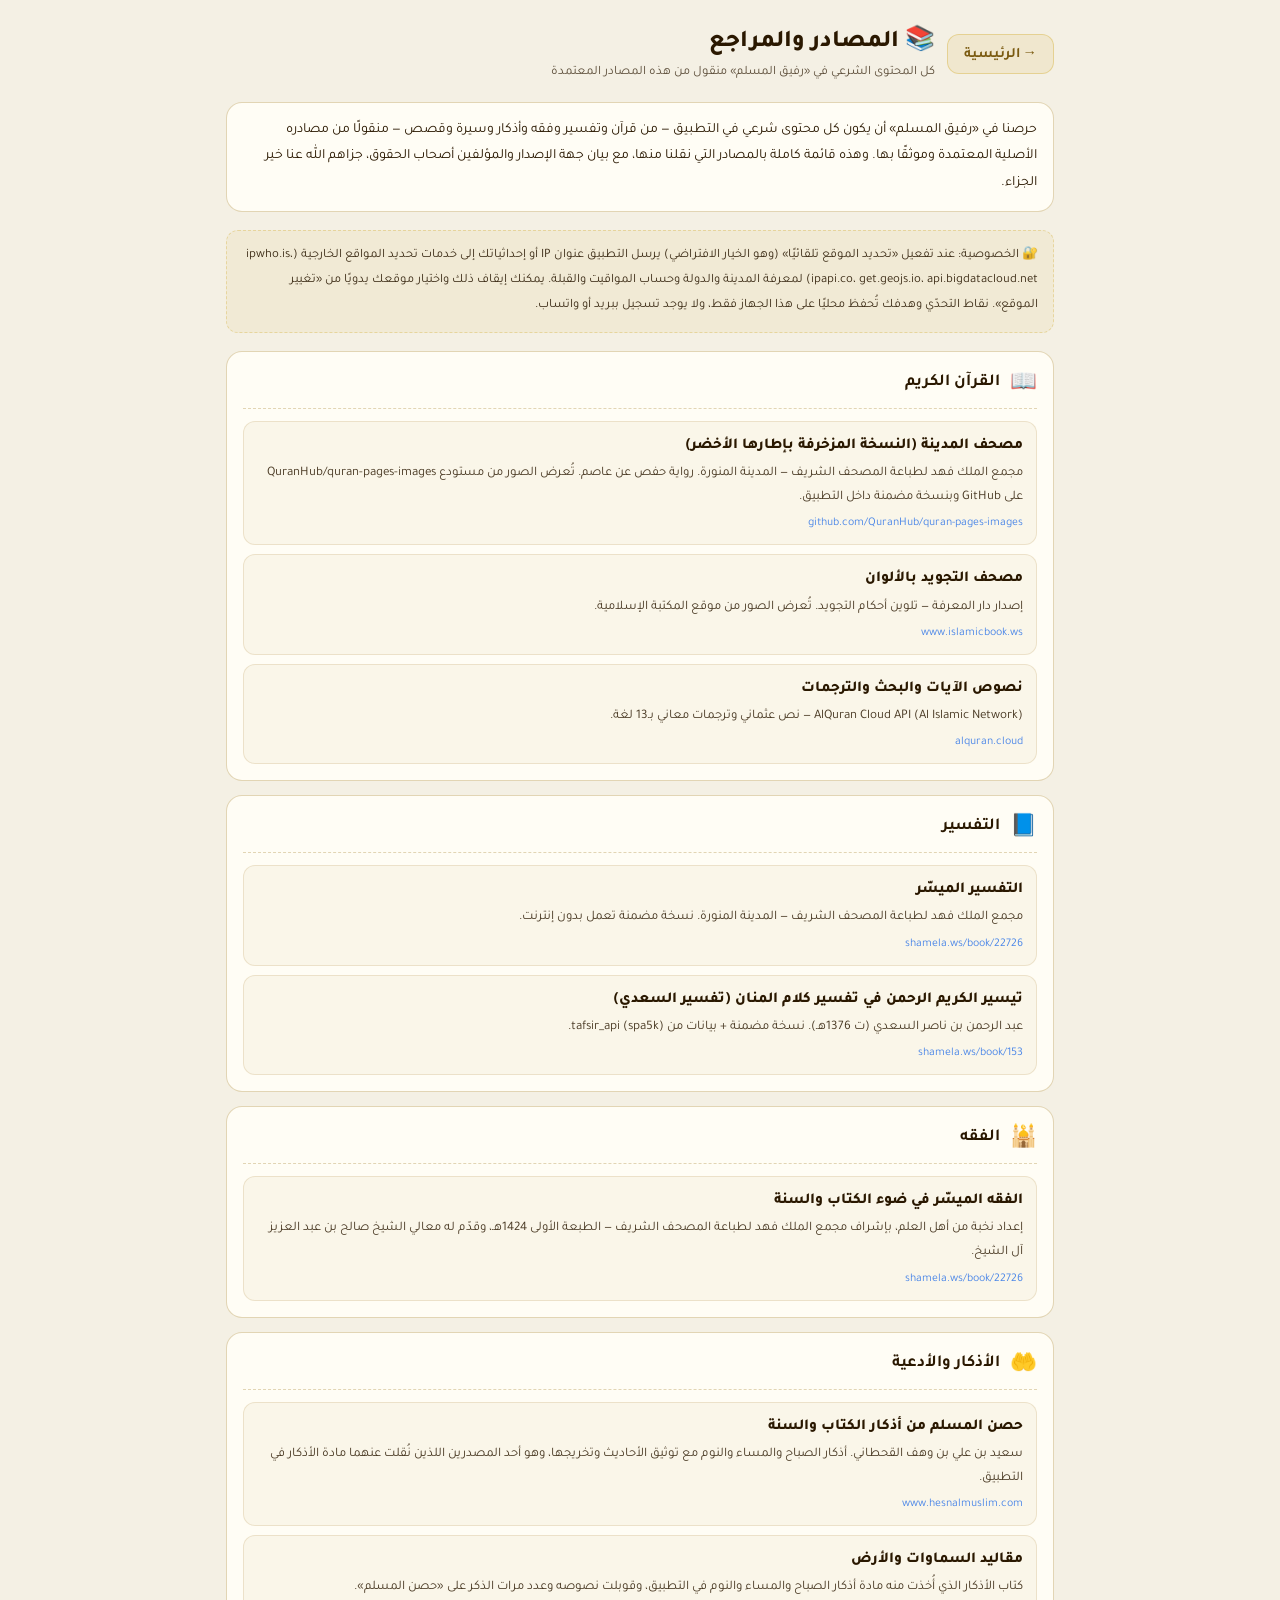
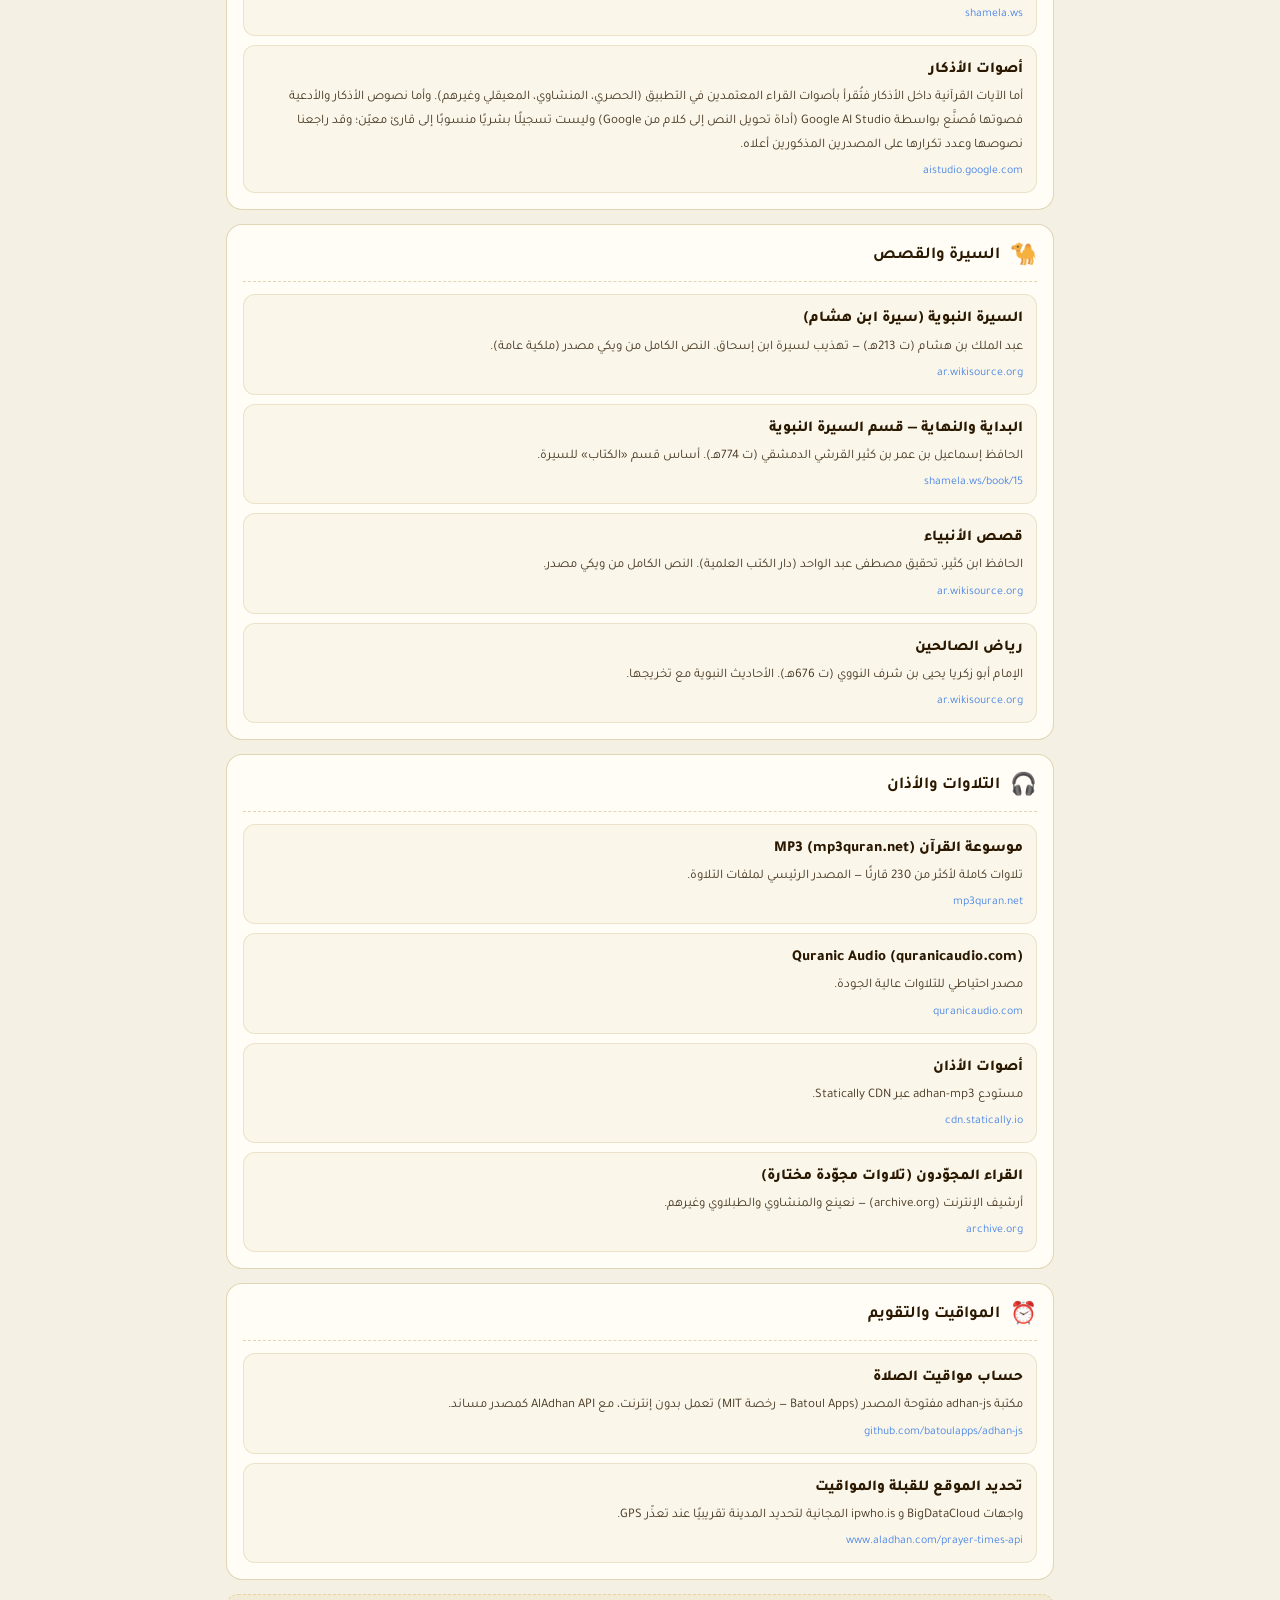
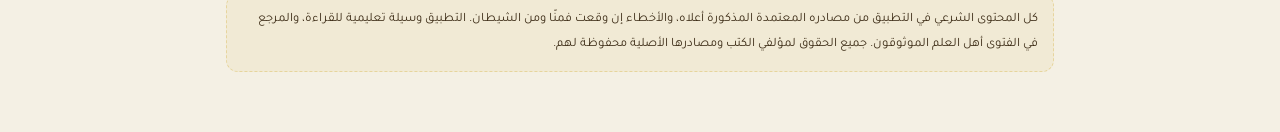
<file: sources.html>
<!DOCTYPE html>
<html lang="ar" dir="rtl">
<head><meta http-equiv="Content-Security-Policy" content="default-src 'self'; script-src 'self' 'unsafe-inline'; style-src 'self' 'unsafe-inline'; img-src 'self' data: blob: https:; media-src 'self' blob: https:; font-src 'self' data:; connect-src 'self' https:; frame-src 'self'; worker-src 'self' blob:; manifest-src 'self'; object-src 'none'; base-uri 'self'; form-action 'self'; upgrade-insecure-requests">
<meta charset="UTF-8"><meta name="referrer" content="strict-origin-when-cross-origin"><script src="./rafiq-storage-shim.js"></script>
<meta name="viewport" content="width=device-width,initial-scale=1,viewport-fit=cover">
<title>المصادر والمراجع — رفيق المسلم</title>
<meta name="theme-color" content="#d4af37">
<meta name="description" content="المصادر والمراجع المعتمدة في محتوى تطبيق رفيق المسلم: المصحف، التفسير، الفقه، الأذكار، السيرة، والتلاوات">
<link rel="manifest" href="./manifest.json">
<link rel="icon" type="image/png" sizes="32x32" href="./favicon-32.png">
<link rel="stylesheet" href="./rafiq-fonts.css?v=1">
<style>
:root{--gold:#d4af37;--gold-d:#a07820;--bg:#050b14;--card:#0f172a;--ink:#f0e6c8;--panel-border:rgba(212,175,55,.35)}
body:not(.dark-mode){--gold-d:#7a5a10;--gold:#7a5a10;--bg:#f4f0e4;--card:#fffdf5;--ink:#2a1800;--panel-border:rgba(160,120,32,.3)}
*{margin:0;padding:0;box-sizing:border-box}
body{font-family:Tajawal,sans-serif;background:var(--bg);color:var(--ink);direction:rtl;min-height:100dvh;transition:background .4s,color .4s}
.wrap{max-width:860px;margin:0 auto;padding:24px 16px 60px}
.top{display:flex;align-items:center;gap:12px;margin-bottom:18px;flex-wrap:wrap}
.back{display:inline-flex;align-items:center;gap:6px;background:rgba(212,175,55,.12);border:1px solid rgba(212,175,55,.4);color:var(--gold);padding:9px 16px;border-radius:12px;font-weight:700;font-size:.9rem;cursor:pointer;text-decoration:none;font-family:Tajawal,sans-serif}
body:not(.dark-mode) .back{color:var(--gold-d)}
.back:hover{background:rgba(212,175,55,.22)}
h1{font-size:1.5rem;font-weight:800;flex:1;min-width:200px}
h1 small{display:block;font-size:.8rem;font-weight:400;opacity:.75;margin-top:4px;line-height:1.7}
.intro{background:var(--card);border:1px solid var(--panel-border);border-radius:16px;padding:14px 16px;font-size:.88rem;line-height:1.9;margin-bottom:18px}
.cat{background:var(--card);border:1px solid var(--panel-border);border-radius:16px;padding:16px;margin-bottom:14px}
.cat-h{display:flex;align-items:center;gap:10px;font-size:1.05rem;font-weight:800;margin-bottom:12px;padding-bottom:10px;border-bottom:1px dashed var(--panel-border)}
.cat-h .ic{font-size:1.35rem}
.item{background:rgba(212,175,55,.06);border:1px solid rgba(212,175,55,.18);border-radius:12px;padding:11px 13px;margin-bottom:9px}
body:not(.dark-mode) .item{background:rgba(160,120,32,.05);border-color:rgba(160,120,32,.16)}
.item:last-child{margin-bottom:0}
.it-t{font-weight:800;font-size:.95rem;line-height:1.65}
.it-d{font-size:.82rem;opacity:.85;line-height:1.85;margin-top:4px}
.it-u{display:inline-block;margin-top:6px;font-size:.74rem;color:#4a86e8;text-decoration:none;word-break:break-all;direction:ltr}
body.dark-mode .it-u{color:#7ab0ff}
.src-cat{background:var(--card);border:1px solid var(--panel-border);border-radius:16px;padding:16px;margin-bottom:14px}
.src-cat-h{display:flex;align-items:center;gap:10px;font-size:1.05rem;font-weight:800;margin-bottom:12px;padding-bottom:10px;border-bottom:1px dashed var(--panel-border)}
.src-cat-ic{font-size:1.35rem}
.src-item{background:rgba(212,175,55,.06);border:1px solid rgba(212,175,55,.18);border-radius:12px;padding:11px 13px;margin-bottom:9px}
body:not(.dark-mode) .src-item{background:rgba(160,120,32,.05);border-color:rgba(160,120,32,.16)}
.src-item:last-child{margin-bottom:0}
.src-t{font-weight:800;font-size:.95rem;line-height:1.65}
.src-d{font-size:.82rem;opacity:.85;line-height:1.85;margin-top:4px}
.src-u{display:inline-block;margin-top:6px;font-size:.74rem;color:#4a86e8;text-decoration:none;word-break:break-all;direction:ltr}
body.dark-mode .src-u{color:#7ab0ff}
.note{font-size:.8rem;line-height:1.95;opacity:.9;padding:13px 15px;border-radius:12px;background:rgba(212,175,55,.09);border:1px dashed rgba(212,175,55,.4);margin-top:6px}
</style>
</head>
<body>
<div class="wrap" role="main">
  <div class="top">
    <a class="back" href="./index.html" data-rfq-e="click" data-rfq-h="h1">→ الرئيسية</a>
    <h1>📚 المصادر والمراجع
      <small>كل المحتوى الشرعي في «رفيق المسلم» منقول من هذه المصادر المعتمدة</small>
    </h1>
  </div>
  <div class="intro">
    حرصنا في «رفيق المسلم» أن يكون كل محتوى شرعي في التطبيق — من قرآن وتفسير وفقه وأذكار وسيرة وقصص — منقولًا من مصادره الأصلية المعتمدة وموثقًا بها. وهذه قائمة كاملة بالمصادر التي نقلنا منها، مع بيان جهة الإصدار والمؤلفين أصحاب الحقوق، جزاهم الله عنا خير الجزاء.
  </div>
  <div class="note" style="margin-bottom:18px">
    🔐 الخصوصية: عند تفعيل «تحديد الموقع تلقائيًا» (وهو الخيار الافتراضي) يرسل التطبيق عنوان IP أو إحداثياتك إلى خدمات تحديد المواقع الخارجية (ipwho.is، ipapi.co، get.geojs.io، api.bigdatacloud.net) لمعرفة المدينة والدولة وحساب المواقيت والقبلة. يمكنك إيقاف ذلك واختيار موقعك يدويًا من «تغيير الموقع». نقاط التحدّي وهدفك تُحفظ محليًا على هذا الجهاز فقط، ولا يوجد تسجيل ببريد أو واتساب.
  </div>
  <div id="srcBody"></div>
  <div class="note" id="srcNote"></div>
</div>
<script src="./rafiq-sources.js?v=2"></script>
<script>
document.addEventListener('DOMContentLoaded', function () {
  if (window.RafiqSources) window.RafiqSources.render('srcBody', 'srcNote');
});
</script>
<script id="rfq-delegation">(function(){
var H={};
H["h1"]=function(event){if(history.length>1&&document.referrer&&document.referrer.indexOf(location.origin)===0){history.back();return false}};
var T=["click"];
function coerce(v){if(/^(true|false|null)$/.test(v)||/^-?(\d+)(\.\d+)?$/.test(v)){try{return JSON.parse(v)}catch(e){}}return v}
function run(el,ev){var f=H[el.getAttribute("data-rfq-h")];if(!f)return;var c=parseInt(el.getAttribute("data-rfq-n")||"0",10);var a=[ev];for(var i=1;i<=c;i++){a.push(coerce(el.getAttribute("data-rfq-v"+i)||""))}var r;try{r=f.apply(el,a)}catch(err){try{console.debug("rfq-handler",el.getAttribute("data-rfq-h"),err&&err.message)}catch(_e){}}if(r===false){ev.preventDefault();ev.stopPropagation()}}
function walk(ev,t){var n=ev.target;while(n&&n.nodeType===1){if(n.getAttribute("data-rfq-e")===t){run(n,ev);return}n=n.parentNode}}
T.forEach(function(t){document.addEventListener(t,function(ev){walk(ev,t)},true)});
})();</script>
</body>
</html>
</file>
<file: rafiq-fonts.css>
/* رفيق المسلم — خطوط محلية (تعمل بدون إنترنت). المصدر: @fontsource (ترخيص OFL).
   الصيغة: woff2 لنطاقَي arabic و latin فقط. */
@font-face{font-family:'Tajawal';font-style:normal;font-weight:300;font-display:swap;src:url(./fonts/tajawal-arabic-300-normal.woff2) format('woff2');unicode-range:U+0600-06FF,U+0750-077F,U+0870-088E,U+0890-0891,U+0897-08E1,U+08E3-08FF,U+200C-200E,U+2010-2011,U+204F,U+2E41,U+FB50-FDFF,U+FE70-FE74,U+FE76-FEFC,U+102E0-102FB,U+10E60-10E7E,U+10EC2-10EC4,U+10EFC-10EFF,U+1EE00-1EE03,U+1EE05-1EE1F,U+1EE21-1EE22,U+1EE24,U+1EE27,U+1EE29-1EE32,U+1EE34-1EE37,U+1EE39,U+1EE3B,U+1EE42,U+1EE47,U+1EE49,U+1EE4B,U+1EE4D-1EE4F,U+1EE51-1EE52,U+1EE54,U+1EE57,U+1EE59,U+1EE5B,U+1EE5D,U+1EE5F,U+1EE61-1EE62,U+1EE64,U+1EE67-1EE6A,U+1EE6C-1EE72,U+1EE74-1EE77,U+1EE79-1EE7C,U+1EE7E,U+1EE80-1EE89,U+1EE8B-1EE9B,U+1EEA1-1EEA3,U+1EEA5-1EEA9,U+1EEAB-1EEBB,U+1EEF0-1EEF1}
@font-face{font-family:'Tajawal';font-style:normal;font-weight:300;font-display:swap;src:url(./fonts/tajawal-latin-300-normal.woff2) format('woff2');unicode-range:U+0000-00FF,U+0131,U+0152-0153,U+02BB-02BC,U+02C6,U+02DA,U+02DC,U+0304,U+0308,U+0329,U+2000-206F,U+20AC,U+2122,U+2191,U+2193,U+2212,U+2215,U+FEFF,U+FFFD}
@font-face{font-family:'Tajawal';font-style:normal;font-weight:400;font-display:swap;src:url(./fonts/tajawal-arabic-400-normal.woff2) format('woff2');unicode-range:U+0600-06FF,U+0750-077F,U+0870-088E,U+0890-0891,U+0897-08E1,U+08E3-08FF,U+200C-200E,U+2010-2011,U+204F,U+2E41,U+FB50-FDFF,U+FE70-FE74,U+FE76-FEFC,U+102E0-102FB,U+10E60-10E7E,U+10EC2-10EC4,U+10EFC-10EFF,U+1EE00-1EE03,U+1EE05-1EE1F,U+1EE21-1EE22,U+1EE24,U+1EE27,U+1EE29-1EE32,U+1EE34-1EE37,U+1EE39,U+1EE3B,U+1EE42,U+1EE47,U+1EE49,U+1EE4B,U+1EE4D-1EE4F,U+1EE51-1EE52,U+1EE54,U+1EE57,U+1EE59,U+1EE5B,U+1EE5D,U+1EE5F,U+1EE61-1EE62,U+1EE64,U+1EE67-1EE6A,U+1EE6C-1EE72,U+1EE74-1EE77,U+1EE79-1EE7C,U+1EE7E,U+1EE80-1EE89,U+1EE8B-1EE9B,U+1EEA1-1EEA3,U+1EEA5-1EEA9,U+1EEAB-1EEBB,U+1EEF0-1EEF1}
@font-face{font-family:'Tajawal';font-style:normal;font-weight:400;font-display:swap;src:url(./fonts/tajawal-latin-400-normal.woff2) format('woff2');unicode-range:U+0000-00FF,U+0131,U+0152-0153,U+02BB-02BC,U+02C6,U+02DA,U+02DC,U+0304,U+0308,U+0329,U+2000-206F,U+20AC,U+2122,U+2191,U+2193,U+2212,U+2215,U+FEFF,U+FFFD}
@font-face{font-family:'Tajawal';font-style:normal;font-weight:500;font-display:swap;src:url(./fonts/tajawal-arabic-500-normal.woff2) format('woff2');unicode-range:U+0600-06FF,U+0750-077F,U+0870-088E,U+0890-0891,U+0897-08E1,U+08E3-08FF,U+200C-200E,U+2010-2011,U+204F,U+2E41,U+FB50-FDFF,U+FE70-FE74,U+FE76-FEFC,U+102E0-102FB,U+10E60-10E7E,U+10EC2-10EC4,U+10EFC-10EFF,U+1EE00-1EE03,U+1EE05-1EE1F,U+1EE21-1EE22,U+1EE24,U+1EE27,U+1EE29-1EE32,U+1EE34-1EE37,U+1EE39,U+1EE3B,U+1EE42,U+1EE47,U+1EE49,U+1EE4B,U+1EE4D-1EE4F,U+1EE51-1EE52,U+1EE54,U+1EE57,U+1EE59,U+1EE5B,U+1EE5D,U+1EE5F,U+1EE61-1EE62,U+1EE64,U+1EE67-1EE6A,U+1EE6C-1EE72,U+1EE74-1EE77,U+1EE79-1EE7C,U+1EE7E,U+1EE80-1EE89,U+1EE8B-1EE9B,U+1EEA1-1EEA3,U+1EEA5-1EEA9,U+1EEAB-1EEBB,U+1EEF0-1EEF1}
@font-face{font-family:'Tajawal';font-style:normal;font-weight:500;font-display:swap;src:url(./fonts/tajawal-latin-500-normal.woff2) format('woff2');unicode-range:U+0000-00FF,U+0131,U+0152-0153,U+02BB-02BC,U+02C6,U+02DA,U+02DC,U+0304,U+0308,U+0329,U+2000-206F,U+20AC,U+2122,U+2191,U+2193,U+2212,U+2215,U+FEFF,U+FFFD}
@font-face{font-family:'Tajawal';font-style:normal;font-weight:700;font-display:swap;src:url(./fonts/tajawal-arabic-700-normal.woff2) format('woff2');unicode-range:U+0600-06FF,U+0750-077F,U+0870-088E,U+0890-0891,U+0897-08E1,U+08E3-08FF,U+200C-200E,U+2010-2011,U+204F,U+2E41,U+FB50-FDFF,U+FE70-FE74,U+FE76-FEFC,U+102E0-102FB,U+10E60-10E7E,U+10EC2-10EC4,U+10EFC-10EFF,U+1EE00-1EE03,U+1EE05-1EE1F,U+1EE21-1EE22,U+1EE24,U+1EE27,U+1EE29-1EE32,U+1EE34-1EE37,U+1EE39,U+1EE3B,U+1EE42,U+1EE47,U+1EE49,U+1EE4B,U+1EE4D-1EE4F,U+1EE51-1EE52,U+1EE54,U+1EE57,U+1EE59,U+1EE5B,U+1EE5D,U+1EE5F,U+1EE61-1EE62,U+1EE64,U+1EE67-1EE6A,U+1EE6C-1EE72,U+1EE74-1EE77,U+1EE79-1EE7C,U+1EE7E,U+1EE80-1EE89,U+1EE8B-1EE9B,U+1EEA1-1EEA3,U+1EEA5-1EEA9,U+1EEAB-1EEBB,U+1EEF0-1EEF1}
@font-face{font-family:'Tajawal';font-style:normal;font-weight:700;font-display:swap;src:url(./fonts/tajawal-latin-700-normal.woff2) format('woff2');unicode-range:U+0000-00FF,U+0131,U+0152-0153,U+02BB-02BC,U+02C6,U+02DA,U+02DC,U+0304,U+0308,U+0329,U+2000-206F,U+20AC,U+2122,U+2191,U+2193,U+2212,U+2215,U+FEFF,U+FFFD}
@font-face{font-family:'Tajawal';font-style:normal;font-weight:800;font-display:swap;src:url(./fonts/tajawal-arabic-800-normal.woff2) format('woff2');unicode-range:U+0600-06FF,U+0750-077F,U+0870-088E,U+0890-0891,U+0897-08E1,U+08E3-08FF,U+200C-200E,U+2010-2011,U+204F,U+2E41,U+FB50-FDFF,U+FE70-FE74,U+FE76-FEFC,U+102E0-102FB,U+10E60-10E7E,U+10EC2-10EC4,U+10EFC-10EFF,U+1EE00-1EE03,U+1EE05-1EE1F,U+1EE21-1EE22,U+1EE24,U+1EE27,U+1EE29-1EE32,U+1EE34-1EE37,U+1EE39,U+1EE3B,U+1EE42,U+1EE47,U+1EE49,U+1EE4B,U+1EE4D-1EE4F,U+1EE51-1EE52,U+1EE54,U+1EE57,U+1EE59,U+1EE5B,U+1EE5D,U+1EE5F,U+1EE61-1EE62,U+1EE64,U+1EE67-1EE6A,U+1EE6C-1EE72,U+1EE74-1EE77,U+1EE79-1EE7C,U+1EE7E,U+1EE80-1EE89,U+1EE8B-1EE9B,U+1EEA1-1EEA3,U+1EEA5-1EEA9,U+1EEAB-1EEBB,U+1EEF0-1EEF1}
@font-face{font-family:'Tajawal';font-style:normal;font-weight:800;font-display:swap;src:url(./fonts/tajawal-latin-800-normal.woff2) format('woff2');unicode-range:U+0000-00FF,U+0131,U+0152-0153,U+02BB-02BC,U+02C6,U+02DA,U+02DC,U+0304,U+0308,U+0329,U+2000-206F,U+20AC,U+2122,U+2191,U+2193,U+2212,U+2215,U+FEFF,U+FFFD}
@font-face{font-family:'Tajawal';font-style:normal;font-weight:900;font-display:swap;src:url(./fonts/tajawal-arabic-900-normal.woff2) format('woff2');unicode-range:U+0600-06FF,U+0750-077F,U+0870-088E,U+0890-0891,U+0897-08E1,U+08E3-08FF,U+200C-200E,U+2010-2011,U+204F,U+2E41,U+FB50-FDFF,U+FE70-FE74,U+FE76-FEFC,U+102E0-102FB,U+10E60-10E7E,U+10EC2-10EC4,U+10EFC-10EFF,U+1EE00-1EE03,U+1EE05-1EE1F,U+1EE21-1EE22,U+1EE24,U+1EE27,U+1EE29-1EE32,U+1EE34-1EE37,U+1EE39,U+1EE3B,U+1EE42,U+1EE47,U+1EE49,U+1EE4B,U+1EE4D-1EE4F,U+1EE51-1EE52,U+1EE54,U+1EE57,U+1EE59,U+1EE5B,U+1EE5D,U+1EE5F,U+1EE61-1EE62,U+1EE64,U+1EE67-1EE6A,U+1EE6C-1EE72,U+1EE74-1EE77,U+1EE79-1EE7C,U+1EE7E,U+1EE80-1EE89,U+1EE8B-1EE9B,U+1EEA1-1EEA3,U+1EEA5-1EEA9,U+1EEAB-1EEBB,U+1EEF0-1EEF1}
@font-face{font-family:'Tajawal';font-style:normal;font-weight:900;font-display:swap;src:url(./fonts/tajawal-latin-900-normal.woff2) format('woff2');unicode-range:U+0000-00FF,U+0131,U+0152-0153,U+02BB-02BC,U+02C6,U+02DA,U+02DC,U+0304,U+0308,U+0329,U+2000-206F,U+20AC,U+2122,U+2191,U+2193,U+2212,U+2215,U+FEFF,U+FFFD}
@font-face{font-family:'Amiri';font-style:normal;font-weight:400;font-display:swap;src:url(./fonts/amiri-arabic-400-normal.woff2) format('woff2');unicode-range:U+0600-06FF,U+0750-077F,U+0870-088E,U+0890-0891,U+0897-08E1,U+08E3-08FF,U+200C-200E,U+2010-2011,U+204F,U+2E41,U+FB50-FDFF,U+FE70-FE74,U+FE76-FEFC,U+102E0-102FB,U+10E60-10E7E,U+10EC2-10EC4,U+10EFC-10EFF,U+1EE00-1EE03,U+1EE05-1EE1F,U+1EE21-1EE22,U+1EE24,U+1EE27,U+1EE29-1EE32,U+1EE34-1EE37,U+1EE39,U+1EE3B,U+1EE42,U+1EE47,U+1EE49,U+1EE4B,U+1EE4D-1EE4F,U+1EE51-1EE52,U+1EE54,U+1EE57,U+1EE59,U+1EE5B,U+1EE5D,U+1EE5F,U+1EE61-1EE62,U+1EE64,U+1EE67-1EE6A,U+1EE6C-1EE72,U+1EE74-1EE77,U+1EE79-1EE7C,U+1EE7E,U+1EE80-1EE89,U+1EE8B-1EE9B,U+1EEA1-1EEA3,U+1EEA5-1EEA9,U+1EEAB-1EEBB,U+1EEF0-1EEF1}
@font-face{font-family:'Amiri';font-style:normal;font-weight:400;font-display:swap;src:url(./fonts/amiri-latin-400-normal.woff2) format('woff2');unicode-range:U+0000-00FF,U+0131,U+0152-0153,U+02BB-02BC,U+02C6,U+02DA,U+02DC,U+0304,U+0308,U+0329,U+2000-206F,U+20AC,U+2122,U+2191,U+2193,U+2212,U+2215,U+FEFF,U+FFFD}
@font-face{font-family:'Amiri';font-style:normal;font-weight:700;font-display:swap;src:url(./fonts/amiri-arabic-700-normal.woff2) format('woff2');unicode-range:U+0600-06FF,U+0750-077F,U+0870-088E,U+0890-0891,U+0897-08E1,U+08E3-08FF,U+200C-200E,U+2010-2011,U+204F,U+2E41,U+FB50-FDFF,U+FE70-FE74,U+FE76-FEFC,U+102E0-102FB,U+10E60-10E7E,U+10EC2-10EC4,U+10EFC-10EFF,U+1EE00-1EE03,U+1EE05-1EE1F,U+1EE21-1EE22,U+1EE24,U+1EE27,U+1EE29-1EE32,U+1EE34-1EE37,U+1EE39,U+1EE3B,U+1EE42,U+1EE47,U+1EE49,U+1EE4B,U+1EE4D-1EE4F,U+1EE51-1EE52,U+1EE54,U+1EE57,U+1EE59,U+1EE5B,U+1EE5D,U+1EE5F,U+1EE61-1EE62,U+1EE64,U+1EE67-1EE6A,U+1EE6C-1EE72,U+1EE74-1EE77,U+1EE79-1EE7C,U+1EE7E,U+1EE80-1EE89,U+1EE8B-1EE9B,U+1EEA1-1EEA3,U+1EEA5-1EEA9,U+1EEAB-1EEBB,U+1EEF0-1EEF1}
@font-face{font-family:'Amiri';font-style:normal;font-weight:700;font-display:swap;src:url(./fonts/amiri-latin-700-normal.woff2) format('woff2');unicode-range:U+0000-00FF,U+0131,U+0152-0153,U+02BB-02BC,U+02C6,U+02DA,U+02DC,U+0304,U+0308,U+0329,U+2000-206F,U+20AC,U+2122,U+2191,U+2193,U+2212,U+2215,U+FEFF,U+FFFD}
@font-face{font-family:'Amiri';font-style:italic;font-weight:400;font-display:swap;src:url(./fonts/amiri-arabic-400-italic.woff2) format('woff2');unicode-range:U+0600-06FF,U+0750-077F,U+0870-088E,U+0890-0891,U+0897-08E1,U+08E3-08FF,U+200C-200E,U+2010-2011,U+204F,U+2E41,U+FB50-FDFF,U+FE70-FE74,U+FE76-FEFC,U+102E0-102FB,U+10E60-10E7E,U+10EC2-10EC4,U+10EFC-10EFF,U+1EE00-1EE03,U+1EE05-1EE1F,U+1EE21-1EE22,U+1EE24,U+1EE27,U+1EE29-1EE32,U+1EE34-1EE37,U+1EE39,U+1EE3B,U+1EE42,U+1EE47,U+1EE49,U+1EE4B,U+1EE4D-1EE4F,U+1EE51-1EE52,U+1EE54,U+1EE57,U+1EE59,U+1EE5B,U+1EE5D,U+1EE5F,U+1EE61-1EE62,U+1EE64,U+1EE67-1EE6A,U+1EE6C-1EE72,U+1EE74-1EE77,U+1EE79-1EE7C,U+1EE7E,U+1EE80-1EE89,U+1EE8B-1EE9B,U+1EEA1-1EEA3,U+1EEA5-1EEA9,U+1EEAB-1EEBB,U+1EEF0-1EEF1}
@font-face{font-family:'Amiri';font-style:italic;font-weight:400;font-display:swap;src:url(./fonts/amiri-latin-400-italic.woff2) format('woff2');unicode-range:U+0000-00FF,U+0131,U+0152-0153,U+02BB-02BC,U+02C6,U+02DA,U+02DC,U+0304,U+0308,U+0329,U+2000-206F,U+20AC,U+2122,U+2191,U+2193,U+2212,U+2215,U+FEFF,U+FFFD}
@font-face{font-family:'Amiri';font-style:italic;font-weight:700;font-display:swap;src:url(./fonts/amiri-arabic-700-italic.woff2) format('woff2');unicode-range:U+0600-06FF,U+0750-077F,U+0870-088E,U+0890-0891,U+0897-08E1,U+08E3-08FF,U+200C-200E,U+2010-2011,U+204F,U+2E41,U+FB50-FDFF,U+FE70-FE74,U+FE76-FEFC,U+102E0-102FB,U+10E60-10E7E,U+10EC2-10EC4,U+10EFC-10EFF,U+1EE00-1EE03,U+1EE05-1EE1F,U+1EE21-1EE22,U+1EE24,U+1EE27,U+1EE29-1EE32,U+1EE34-1EE37,U+1EE39,U+1EE3B,U+1EE42,U+1EE47,U+1EE49,U+1EE4B,U+1EE4D-1EE4F,U+1EE51-1EE52,U+1EE54,U+1EE57,U+1EE59,U+1EE5B,U+1EE5D,U+1EE5F,U+1EE61-1EE62,U+1EE64,U+1EE67-1EE6A,U+1EE6C-1EE72,U+1EE74-1EE77,U+1EE79-1EE7C,U+1EE7E,U+1EE80-1EE89,U+1EE8B-1EE9B,U+1EEA1-1EEA3,U+1EEA5-1EEA9,U+1EEAB-1EEBB,U+1EEF0-1EEF1}
@font-face{font-family:'Amiri';font-style:italic;font-weight:700;font-display:swap;src:url(./fonts/amiri-latin-700-italic.woff2) format('woff2');unicode-range:U+0000-00FF,U+0131,U+0152-0153,U+02BB-02BC,U+02C6,U+02DA,U+02DC,U+0304,U+0308,U+0329,U+2000-206F,U+20AC,U+2122,U+2191,U+2193,U+2212,U+2215,U+FEFF,U+FFFD}
@font-face{font-family:'Amiri Quran';font-style:normal;font-weight:400;font-display:swap;src:url(./fonts/amiri-quran-arabic-400-normal.woff2) format('woff2');unicode-range:U+0600-06FF,U+0750-077F,U+0870-088E,U+0890-0891,U+0897-08E1,U+08E3-08FF,U+200C-200E,U+2010-2011,U+204F,U+2E41,U+FB50-FDFF,U+FE70-FE74,U+FE76-FEFC,U+102E0-102FB,U+10E60-10E7E,U+10EC2-10EC4,U+10EFC-10EFF,U+1EE00-1EE03,U+1EE05-1EE1F,U+1EE21-1EE22,U+1EE24,U+1EE27,U+1EE29-1EE32,U+1EE34-1EE37,U+1EE39,U+1EE3B,U+1EE42,U+1EE47,U+1EE49,U+1EE4B,U+1EE4D-1EE4F,U+1EE51-1EE52,U+1EE54,U+1EE57,U+1EE59,U+1EE5B,U+1EE5D,U+1EE5F,U+1EE61-1EE62,U+1EE64,U+1EE67-1EE6A,U+1EE6C-1EE72,U+1EE74-1EE77,U+1EE79-1EE7C,U+1EE7E,U+1EE80-1EE89,U+1EE8B-1EE9B,U+1EEA1-1EEA3,U+1EEA5-1EEA9,U+1EEAB-1EEBB,U+1EEF0-1EEF1}
@font-face{font-family:'Amiri Quran';font-style:normal;font-weight:400;font-display:swap;src:url(./fonts/amiri-quran-latin-400-normal.woff2) format('woff2');unicode-range:U+0000-00FF,U+0131,U+0152-0153,U+02BB-02BC,U+02C6,U+02DA,U+02DC,U+0304,U+0308,U+0329,U+2000-206F,U+20AC,U+2122,U+2191,U+2193,U+2212,U+2215,U+FEFF,U+FFFD}
@font-face{font-family:'Scheherazade New';font-style:normal;font-weight:400;font-display:swap;src:url(./fonts/scheherazade-new-arabic-400-normal.woff2) format('woff2');unicode-range:U+0600-06FF,U+0750-077F,U+0870-088E,U+0890-0891,U+0897-08E1,U+08E3-08FF,U+200C-200E,U+2010-2011,U+204F,U+2E41,U+FB50-FDFF,U+FE70-FE74,U+FE76-FEFC,U+102E0-102FB,U+10E60-10E7E,U+10EC2-10EC4,U+10EFC-10EFF,U+1EE00-1EE03,U+1EE05-1EE1F,U+1EE21-1EE22,U+1EE24,U+1EE27,U+1EE29-1EE32,U+1EE34-1EE37,U+1EE39,U+1EE3B,U+1EE42,U+1EE47,U+1EE49,U+1EE4B,U+1EE4D-1EE4F,U+1EE51-1EE52,U+1EE54,U+1EE57,U+1EE59,U+1EE5B,U+1EE5D,U+1EE5F,U+1EE61-1EE62,U+1EE64,U+1EE67-1EE6A,U+1EE6C-1EE72,U+1EE74-1EE77,U+1EE79-1EE7C,U+1EE7E,U+1EE80-1EE89,U+1EE8B-1EE9B,U+1EEA1-1EEA3,U+1EEA5-1EEA9,U+1EEAB-1EEBB,U+1EEF0-1EEF1}
@font-face{font-family:'Scheherazade New';font-style:normal;font-weight:400;font-display:swap;src:url(./fonts/scheherazade-new-latin-400-normal.woff2) format('woff2');unicode-range:U+0000-00FF,U+0131,U+0152-0153,U+02BB-02BC,U+02C6,U+02DA,U+02DC,U+0304,U+0308,U+0329,U+2000-206F,U+20AC,U+2122,U+2191,U+2193,U+2212,U+2215,U+FEFF,U+FFFD}
@font-face{font-family:'Scheherazade New';font-style:normal;font-weight:500;font-display:swap;src:url(./fonts/scheherazade-new-arabic-500-normal.woff2) format('woff2');unicode-range:U+0600-06FF,U+0750-077F,U+0870-088E,U+0890-0891,U+0897-08E1,U+08E3-08FF,U+200C-200E,U+2010-2011,U+204F,U+2E41,U+FB50-FDFF,U+FE70-FE74,U+FE76-FEFC,U+102E0-102FB,U+10E60-10E7E,U+10EC2-10EC4,U+10EFC-10EFF,U+1EE00-1EE03,U+1EE05-1EE1F,U+1EE21-1EE22,U+1EE24,U+1EE27,U+1EE29-1EE32,U+1EE34-1EE37,U+1EE39,U+1EE3B,U+1EE42,U+1EE47,U+1EE49,U+1EE4B,U+1EE4D-1EE4F,U+1EE51-1EE52,U+1EE54,U+1EE57,U+1EE59,U+1EE5B,U+1EE5D,U+1EE5F,U+1EE61-1EE62,U+1EE64,U+1EE67-1EE6A,U+1EE6C-1EE72,U+1EE74-1EE77,U+1EE79-1EE7C,U+1EE7E,U+1EE80-1EE89,U+1EE8B-1EE9B,U+1EEA1-1EEA3,U+1EEA5-1EEA9,U+1EEAB-1EEBB,U+1EEF0-1EEF1}
@font-face{font-family:'Scheherazade New';font-style:normal;font-weight:500;font-display:swap;src:url(./fonts/scheherazade-new-latin-500-normal.woff2) format('woff2');unicode-range:U+0000-00FF,U+0131,U+0152-0153,U+02BB-02BC,U+02C6,U+02DA,U+02DC,U+0304,U+0308,U+0329,U+2000-206F,U+20AC,U+2122,U+2191,U+2193,U+2212,U+2215,U+FEFF,U+FFFD}
@font-face{font-family:'Scheherazade New';font-style:normal;font-weight:600;font-display:swap;src:url(./fonts/scheherazade-new-arabic-600-normal.woff2) format('woff2');unicode-range:U+0600-06FF,U+0750-077F,U+0870-088E,U+0890-0891,U+0897-08E1,U+08E3-08FF,U+200C-200E,U+2010-2011,U+204F,U+2E41,U+FB50-FDFF,U+FE70-FE74,U+FE76-FEFC,U+102E0-102FB,U+10E60-10E7E,U+10EC2-10EC4,U+10EFC-10EFF,U+1EE00-1EE03,U+1EE05-1EE1F,U+1EE21-1EE22,U+1EE24,U+1EE27,U+1EE29-1EE32,U+1EE34-1EE37,U+1EE39,U+1EE3B,U+1EE42,U+1EE47,U+1EE49,U+1EE4B,U+1EE4D-1EE4F,U+1EE51-1EE52,U+1EE54,U+1EE57,U+1EE59,U+1EE5B,U+1EE5D,U+1EE5F,U+1EE61-1EE62,U+1EE64,U+1EE67-1EE6A,U+1EE6C-1EE72,U+1EE74-1EE77,U+1EE79-1EE7C,U+1EE7E,U+1EE80-1EE89,U+1EE8B-1EE9B,U+1EEA1-1EEA3,U+1EEA5-1EEA9,U+1EEAB-1EEBB,U+1EEF0-1EEF1}
@font-face{font-family:'Scheherazade New';font-style:normal;font-weight:600;font-display:swap;src:url(./fonts/scheherazade-new-latin-600-normal.woff2) format('woff2');unicode-range:U+0000-00FF,U+0131,U+0152-0153,U+02BB-02BC,U+02C6,U+02DA,U+02DC,U+0304,U+0308,U+0329,U+2000-206F,U+20AC,U+2122,U+2191,U+2193,U+2212,U+2215,U+FEFF,U+FFFD}
@font-face{font-family:'Scheherazade New';font-style:normal;font-weight:700;font-display:swap;src:url(./fonts/scheherazade-new-arabic-700-normal.woff2) format('woff2');unicode-range:U+0600-06FF,U+0750-077F,U+0870-088E,U+0890-0891,U+0897-08E1,U+08E3-08FF,U+200C-200E,U+2010-2011,U+204F,U+2E41,U+FB50-FDFF,U+FE70-FE74,U+FE76-FEFC,U+102E0-102FB,U+10E60-10E7E,U+10EC2-10EC4,U+10EFC-10EFF,U+1EE00-1EE03,U+1EE05-1EE1F,U+1EE21-1EE22,U+1EE24,U+1EE27,U+1EE29-1EE32,U+1EE34-1EE37,U+1EE39,U+1EE3B,U+1EE42,U+1EE47,U+1EE49,U+1EE4B,U+1EE4D-1EE4F,U+1EE51-1EE52,U+1EE54,U+1EE57,U+1EE59,U+1EE5B,U+1EE5D,U+1EE5F,U+1EE61-1EE62,U+1EE64,U+1EE67-1EE6A,U+1EE6C-1EE72,U+1EE74-1EE77,U+1EE79-1EE7C,U+1EE7E,U+1EE80-1EE89,U+1EE8B-1EE9B,U+1EEA1-1EEA3,U+1EEA5-1EEA9,U+1EEAB-1EEBB,U+1EEF0-1EEF1}
@font-face{font-family:'Scheherazade New';font-style:normal;font-weight:700;font-display:swap;src:url(./fonts/scheherazade-new-latin-700-normal.woff2) format('woff2');unicode-range:U+0000-00FF,U+0131,U+0152-0153,U+02BB-02BC,U+02C6,U+02DA,U+02DC,U+0304,U+0308,U+0329,U+2000-206F,U+20AC,U+2122,U+2191,U+2193,U+2212,U+2215,U+FEFF,U+FFFD}
@font-face{font-family:'Cairo';font-style:normal;font-weight:400;font-display:swap;src:url(./fonts/cairo-arabic-400-normal.woff2) format('woff2');unicode-range:U+0600-06FF,U+0750-077F,U+0870-088E,U+0890-0891,U+0897-08E1,U+08E3-08FF,U+200C-200E,U+2010-2011,U+204F,U+2E41,U+FB50-FDFF,U+FE70-FE74,U+FE76-FEFC,U+102E0-102FB,U+10E60-10E7E,U+10EC2-10EC4,U+10EFC-10EFF,U+1EE00-1EE03,U+1EE05-1EE1F,U+1EE21-1EE22,U+1EE24,U+1EE27,U+1EE29-1EE32,U+1EE34-1EE37,U+1EE39,U+1EE3B,U+1EE42,U+1EE47,U+1EE49,U+1EE4B,U+1EE4D-1EE4F,U+1EE51-1EE52,U+1EE54,U+1EE57,U+1EE59,U+1EE5B,U+1EE5D,U+1EE5F,U+1EE61-1EE62,U+1EE64,U+1EE67-1EE6A,U+1EE6C-1EE72,U+1EE74-1EE77,U+1EE79-1EE7C,U+1EE7E,U+1EE80-1EE89,U+1EE8B-1EE9B,U+1EEA1-1EEA3,U+1EEA5-1EEA9,U+1EEAB-1EEBB,U+1EEF0-1EEF1}
@font-face{font-family:'Cairo';font-style:normal;font-weight:400;font-display:swap;src:url(./fonts/cairo-latin-400-normal.woff2) format('woff2');unicode-range:U+0000-00FF,U+0131,U+0152-0153,U+02BB-02BC,U+02C6,U+02DA,U+02DC,U+0304,U+0308,U+0329,U+2000-206F,U+20AC,U+2122,U+2191,U+2193,U+2212,U+2215,U+FEFF,U+FFFD}
@font-face{font-family:'Cairo';font-style:normal;font-weight:600;font-display:swap;src:url(./fonts/cairo-arabic-600-normal.woff2) format('woff2');unicode-range:U+0600-06FF,U+0750-077F,U+0870-088E,U+0890-0891,U+0897-08E1,U+08E3-08FF,U+200C-200E,U+2010-2011,U+204F,U+2E41,U+FB50-FDFF,U+FE70-FE74,U+FE76-FEFC,U+102E0-102FB,U+10E60-10E7E,U+10EC2-10EC4,U+10EFC-10EFF,U+1EE00-1EE03,U+1EE05-1EE1F,U+1EE21-1EE22,U+1EE24,U+1EE27,U+1EE29-1EE32,U+1EE34-1EE37,U+1EE39,U+1EE3B,U+1EE42,U+1EE47,U+1EE49,U+1EE4B,U+1EE4D-1EE4F,U+1EE51-1EE52,U+1EE54,U+1EE57,U+1EE59,U+1EE5B,U+1EE5D,U+1EE5F,U+1EE61-1EE62,U+1EE64,U+1EE67-1EE6A,U+1EE6C-1EE72,U+1EE74-1EE77,U+1EE79-1EE7C,U+1EE7E,U+1EE80-1EE89,U+1EE8B-1EE9B,U+1EEA1-1EEA3,U+1EEA5-1EEA9,U+1EEAB-1EEBB,U+1EEF0-1EEF1}
@font-face{font-family:'Cairo';font-style:normal;font-weight:600;font-display:swap;src:url(./fonts/cairo-latin-600-normal.woff2) format('woff2');unicode-range:U+0000-00FF,U+0131,U+0152-0153,U+02BB-02BC,U+02C6,U+02DA,U+02DC,U+0304,U+0308,U+0329,U+2000-206F,U+20AC,U+2122,U+2191,U+2193,U+2212,U+2215,U+FEFF,U+FFFD}
@font-face{font-family:'Cairo';font-style:normal;font-weight:700;font-display:swap;src:url(./fonts/cairo-arabic-700-normal.woff2) format('woff2');unicode-range:U+0600-06FF,U+0750-077F,U+0870-088E,U+0890-0891,U+0897-08E1,U+08E3-08FF,U+200C-200E,U+2010-2011,U+204F,U+2E41,U+FB50-FDFF,U+FE70-FE74,U+FE76-FEFC,U+102E0-102FB,U+10E60-10E7E,U+10EC2-10EC4,U+10EFC-10EFF,U+1EE00-1EE03,U+1EE05-1EE1F,U+1EE21-1EE22,U+1EE24,U+1EE27,U+1EE29-1EE32,U+1EE34-1EE37,U+1EE39,U+1EE3B,U+1EE42,U+1EE47,U+1EE49,U+1EE4B,U+1EE4D-1EE4F,U+1EE51-1EE52,U+1EE54,U+1EE57,U+1EE59,U+1EE5B,U+1EE5D,U+1EE5F,U+1EE61-1EE62,U+1EE64,U+1EE67-1EE6A,U+1EE6C-1EE72,U+1EE74-1EE77,U+1EE79-1EE7C,U+1EE7E,U+1EE80-1EE89,U+1EE8B-1EE9B,U+1EEA1-1EEA3,U+1EEA5-1EEA9,U+1EEAB-1EEBB,U+1EEF0-1EEF1}
@font-face{font-family:'Cairo';font-style:normal;font-weight:700;font-display:swap;src:url(./fonts/cairo-latin-700-normal.woff2) format('woff2');unicode-range:U+0000-00FF,U+0131,U+0152-0153,U+02BB-02BC,U+02C6,U+02DA,U+02DC,U+0304,U+0308,U+0329,U+2000-206F,U+20AC,U+2122,U+2191,U+2193,U+2212,U+2215,U+FEFF,U+FFFD}
@font-face{font-family:'Cairo';font-style:normal;font-weight:800;font-display:swap;src:url(./fonts/cairo-arabic-800-normal.woff2) format('woff2');unicode-range:U+0600-06FF,U+0750-077F,U+0870-088E,U+0890-0891,U+0897-08E1,U+08E3-08FF,U+200C-200E,U+2010-2011,U+204F,U+2E41,U+FB50-FDFF,U+FE70-FE74,U+FE76-FEFC,U+102E0-102FB,U+10E60-10E7E,U+10EC2-10EC4,U+10EFC-10EFF,U+1EE00-1EE03,U+1EE05-1EE1F,U+1EE21-1EE22,U+1EE24,U+1EE27,U+1EE29-1EE32,U+1EE34-1EE37,U+1EE39,U+1EE3B,U+1EE42,U+1EE47,U+1EE49,U+1EE4B,U+1EE4D-1EE4F,U+1EE51-1EE52,U+1EE54,U+1EE57,U+1EE59,U+1EE5B,U+1EE5D,U+1EE5F,U+1EE61-1EE62,U+1EE64,U+1EE67-1EE6A,U+1EE6C-1EE72,U+1EE74-1EE77,U+1EE79-1EE7C,U+1EE7E,U+1EE80-1EE89,U+1EE8B-1EE9B,U+1EEA1-1EEA3,U+1EEA5-1EEA9,U+1EEAB-1EEBB,U+1EEF0-1EEF1}
@font-face{font-family:'Cairo';font-style:normal;font-weight:800;font-display:swap;src:url(./fonts/cairo-latin-800-normal.woff2) format('woff2');unicode-range:U+0000-00FF,U+0131,U+0152-0153,U+02BB-02BC,U+02C6,U+02DA,U+02DC,U+0304,U+0308,U+0329,U+2000-206F,U+20AC,U+2122,U+2191,U+2193,U+2212,U+2215,U+FEFF,U+FFFD}
@font-face{font-family:'Cairo';font-style:normal;font-weight:900;font-display:swap;src:url(./fonts/cairo-arabic-900-normal.woff2) format('woff2');unicode-range:U+0600-06FF,U+0750-077F,U+0870-088E,U+0890-0891,U+0897-08E1,U+08E3-08FF,U+200C-200E,U+2010-2011,U+204F,U+2E41,U+FB50-FDFF,U+FE70-FE74,U+FE76-FEFC,U+102E0-102FB,U+10E60-10E7E,U+10EC2-10EC4,U+10EFC-10EFF,U+1EE00-1EE03,U+1EE05-1EE1F,U+1EE21-1EE22,U+1EE24,U+1EE27,U+1EE29-1EE32,U+1EE34-1EE37,U+1EE39,U+1EE3B,U+1EE42,U+1EE47,U+1EE49,U+1EE4B,U+1EE4D-1EE4F,U+1EE51-1EE52,U+1EE54,U+1EE57,U+1EE59,U+1EE5B,U+1EE5D,U+1EE5F,U+1EE61-1EE62,U+1EE64,U+1EE67-1EE6A,U+1EE6C-1EE72,U+1EE74-1EE77,U+1EE79-1EE7C,U+1EE7E,U+1EE80-1EE89,U+1EE8B-1EE9B,U+1EEA1-1EEA3,U+1EEA5-1EEA9,U+1EEAB-1EEBB,U+1EEF0-1EEF1}
@font-face{font-family:'Cairo';font-style:normal;font-weight:900;font-display:swap;src:url(./fonts/cairo-latin-900-normal.woff2) format('woff2');unicode-range:U+0000-00FF,U+0131,U+0152-0153,U+02BB-02BC,U+02C6,U+02DA,U+02DC,U+0304,U+0308,U+0329,U+2000-206F,U+20AC,U+2122,U+2191,U+2193,U+2212,U+2215,U+FEFF,U+FFFD}
@font-face{font-family:'Aref Ruqaa';font-style:normal;font-weight:400;font-display:swap;src:url(./fonts/aref-ruqaa-arabic-400-normal.woff2) format('woff2');unicode-range:U+0600-06FF,U+0750-077F,U+0870-088E,U+0890-0891,U+0897-08E1,U+08E3-08FF,U+200C-200E,U+2010-2011,U+204F,U+2E41,U+FB50-FDFF,U+FE70-FE74,U+FE76-FEFC,U+102E0-102FB,U+10E60-10E7E,U+10EC2-10EC4,U+10EFC-10EFF,U+1EE00-1EE03,U+1EE05-1EE1F,U+1EE21-1EE22,U+1EE24,U+1EE27,U+1EE29-1EE32,U+1EE34-1EE37,U+1EE39,U+1EE3B,U+1EE42,U+1EE47,U+1EE49,U+1EE4B,U+1EE4D-1EE4F,U+1EE51-1EE52,U+1EE54,U+1EE57,U+1EE59,U+1EE5B,U+1EE5D,U+1EE5F,U+1EE61-1EE62,U+1EE64,U+1EE67-1EE6A,U+1EE6C-1EE72,U+1EE74-1EE77,U+1EE79-1EE7C,U+1EE7E,U+1EE80-1EE89,U+1EE8B-1EE9B,U+1EEA1-1EEA3,U+1EEA5-1EEA9,U+1EEAB-1EEBB,U+1EEF0-1EEF1}
@font-face{font-family:'Aref Ruqaa';font-style:normal;font-weight:400;font-display:swap;src:url(./fonts/aref-ruqaa-latin-400-normal.woff2) format('woff2');unicode-range:U+0000-00FF,U+0131,U+0152-0153,U+02BB-02BC,U+02C6,U+02DA,U+02DC,U+0304,U+0308,U+0329,U+2000-206F,U+20AC,U+2122,U+2191,U+2193,U+2212,U+2215,U+FEFF,U+FFFD}
@font-face{font-family:'Aref Ruqaa';font-style:normal;font-weight:700;font-display:swap;src:url(./fonts/aref-ruqaa-arabic-700-normal.woff2) format('woff2');unicode-range:U+0600-06FF,U+0750-077F,U+0870-088E,U+0890-0891,U+0897-08E1,U+08E3-08FF,U+200C-200E,U+2010-2011,U+204F,U+2E41,U+FB50-FDFF,U+FE70-FE74,U+FE76-FEFC,U+102E0-102FB,U+10E60-10E7E,U+10EC2-10EC4,U+10EFC-10EFF,U+1EE00-1EE03,U+1EE05-1EE1F,U+1EE21-1EE22,U+1EE24,U+1EE27,U+1EE29-1EE32,U+1EE34-1EE37,U+1EE39,U+1EE3B,U+1EE42,U+1EE47,U+1EE49,U+1EE4B,U+1EE4D-1EE4F,U+1EE51-1EE52,U+1EE54,U+1EE57,U+1EE59,U+1EE5B,U+1EE5D,U+1EE5F,U+1EE61-1EE62,U+1EE64,U+1EE67-1EE6A,U+1EE6C-1EE72,U+1EE74-1EE77,U+1EE79-1EE7C,U+1EE7E,U+1EE80-1EE89,U+1EE8B-1EE9B,U+1EEA1-1EEA3,U+1EEA5-1EEA9,U+1EEAB-1EEBB,U+1EEF0-1EEF1}
@font-face{font-family:'Aref Ruqaa';font-style:normal;font-weight:700;font-display:swap;src:url(./fonts/aref-ruqaa-latin-700-normal.woff2) format('woff2');unicode-range:U+0000-00FF,U+0131,U+0152-0153,U+02BB-02BC,U+02C6,U+02DA,U+02DC,U+0304,U+0308,U+0329,U+2000-206F,U+20AC,U+2122,U+2191,U+2193,U+2212,U+2215,U+FEFF,U+FFFD}
@font-face{font-family:'Reem Kufi';font-style:normal;font-weight:400;font-display:swap;src:url(./fonts/reem-kufi-arabic-400-normal.woff2) format('woff2');unicode-range:U+0600-06FF,U+0750-077F,U+0870-088E,U+0890-0891,U+0897-08E1,U+08E3-08FF,U+200C-200E,U+2010-2011,U+204F,U+2E41,U+FB50-FDFF,U+FE70-FE74,U+FE76-FEFC,U+102E0-102FB,U+10E60-10E7E,U+10EC2-10EC4,U+10EFC-10EFF,U+1EE00-1EE03,U+1EE05-1EE1F,U+1EE21-1EE22,U+1EE24,U+1EE27,U+1EE29-1EE32,U+1EE34-1EE37,U+1EE39,U+1EE3B,U+1EE42,U+1EE47,U+1EE49,U+1EE4B,U+1EE4D-1EE4F,U+1EE51-1EE52,U+1EE54,U+1EE57,U+1EE59,U+1EE5B,U+1EE5D,U+1EE5F,U+1EE61-1EE62,U+1EE64,U+1EE67-1EE6A,U+1EE6C-1EE72,U+1EE74-1EE77,U+1EE79-1EE7C,U+1EE7E,U+1EE80-1EE89,U+1EE8B-1EE9B,U+1EEA1-1EEA3,U+1EEA5-1EEA9,U+1EEAB-1EEBB,U+1EEF0-1EEF1}
@font-face{font-family:'Reem Kufi';font-style:normal;font-weight:400;font-display:swap;src:url(./fonts/reem-kufi-latin-400-normal.woff2) format('woff2');unicode-range:U+0000-00FF,U+0131,U+0152-0153,U+02BB-02BC,U+02C6,U+02DA,U+02DC,U+0304,U+0308,U+0329,U+2000-206F,U+20AC,U+2122,U+2191,U+2193,U+2212,U+2215,U+FEFF,U+FFFD}
@font-face{font-family:'Reem Kufi';font-style:normal;font-weight:500;font-display:swap;src:url(./fonts/reem-kufi-arabic-500-normal.woff2) format('woff2');unicode-range:U+0600-06FF,U+0750-077F,U+0870-088E,U+0890-0891,U+0897-08E1,U+08E3-08FF,U+200C-200E,U+2010-2011,U+204F,U+2E41,U+FB50-FDFF,U+FE70-FE74,U+FE76-FEFC,U+102E0-102FB,U+10E60-10E7E,U+10EC2-10EC4,U+10EFC-10EFF,U+1EE00-1EE03,U+1EE05-1EE1F,U+1EE21-1EE22,U+1EE24,U+1EE27,U+1EE29-1EE32,U+1EE34-1EE37,U+1EE39,U+1EE3B,U+1EE42,U+1EE47,U+1EE49,U+1EE4B,U+1EE4D-1EE4F,U+1EE51-1EE52,U+1EE54,U+1EE57,U+1EE59,U+1EE5B,U+1EE5D,U+1EE5F,U+1EE61-1EE62,U+1EE64,U+1EE67-1EE6A,U+1EE6C-1EE72,U+1EE74-1EE77,U+1EE79-1EE7C,U+1EE7E,U+1EE80-1EE89,U+1EE8B-1EE9B,U+1EEA1-1EEA3,U+1EEA5-1EEA9,U+1EEAB-1EEBB,U+1EEF0-1EEF1}
@font-face{font-family:'Reem Kufi';font-style:normal;font-weight:500;font-display:swap;src:url(./fonts/reem-kufi-latin-500-normal.woff2) format('woff2');unicode-range:U+0000-00FF,U+0131,U+0152-0153,U+02BB-02BC,U+02C6,U+02DA,U+02DC,U+0304,U+0308,U+0329,U+2000-206F,U+20AC,U+2122,U+2191,U+2193,U+2212,U+2215,U+FEFF,U+FFFD}
@font-face{font-family:'Reem Kufi';font-style:normal;font-weight:600;font-display:swap;src:url(./fonts/reem-kufi-arabic-600-normal.woff2) format('woff2');unicode-range:U+0600-06FF,U+0750-077F,U+0870-088E,U+0890-0891,U+0897-08E1,U+08E3-08FF,U+200C-200E,U+2010-2011,U+204F,U+2E41,U+FB50-FDFF,U+FE70-FE74,U+FE76-FEFC,U+102E0-102FB,U+10E60-10E7E,U+10EC2-10EC4,U+10EFC-10EFF,U+1EE00-1EE03,U+1EE05-1EE1F,U+1EE21-1EE22,U+1EE24,U+1EE27,U+1EE29-1EE32,U+1EE34-1EE37,U+1EE39,U+1EE3B,U+1EE42,U+1EE47,U+1EE49,U+1EE4B,U+1EE4D-1EE4F,U+1EE51-1EE52,U+1EE54,U+1EE57,U+1EE59,U+1EE5B,U+1EE5D,U+1EE5F,U+1EE61-1EE62,U+1EE64,U+1EE67-1EE6A,U+1EE6C-1EE72,U+1EE74-1EE77,U+1EE79-1EE7C,U+1EE7E,U+1EE80-1EE89,U+1EE8B-1EE9B,U+1EEA1-1EEA3,U+1EEA5-1EEA9,U+1EEAB-1EEBB,U+1EEF0-1EEF1}
@font-face{font-family:'Reem Kufi';font-style:normal;font-weight:600;font-display:swap;src:url(./fonts/reem-kufi-latin-600-normal.woff2) format('woff2');unicode-range:U+0000-00FF,U+0131,U+0152-0153,U+02BB-02BC,U+02C6,U+02DA,U+02DC,U+0304,U+0308,U+0329,U+2000-206F,U+20AC,U+2122,U+2191,U+2193,U+2212,U+2215,U+FEFF,U+FFFD}
@font-face{font-family:'Reem Kufi';font-style:normal;font-weight:700;font-display:swap;src:url(./fonts/reem-kufi-arabic-700-normal.woff2) format('woff2');unicode-range:U+0600-06FF,U+0750-077F,U+0870-088E,U+0890-0891,U+0897-08E1,U+08E3-08FF,U+200C-200E,U+2010-2011,U+204F,U+2E41,U+FB50-FDFF,U+FE70-FE74,U+FE76-FEFC,U+102E0-102FB,U+10E60-10E7E,U+10EC2-10EC4,U+10EFC-10EFF,U+1EE00-1EE03,U+1EE05-1EE1F,U+1EE21-1EE22,U+1EE24,U+1EE27,U+1EE29-1EE32,U+1EE34-1EE37,U+1EE39,U+1EE3B,U+1EE42,U+1EE47,U+1EE49,U+1EE4B,U+1EE4D-1EE4F,U+1EE51-1EE52,U+1EE54,U+1EE57,U+1EE59,U+1EE5B,U+1EE5D,U+1EE5F,U+1EE61-1EE62,U+1EE64,U+1EE67-1EE6A,U+1EE6C-1EE72,U+1EE74-1EE77,U+1EE79-1EE7C,U+1EE7E,U+1EE80-1EE89,U+1EE8B-1EE9B,U+1EEA1-1EEA3,U+1EEA5-1EEA9,U+1EEAB-1EEBB,U+1EEF0-1EEF1}
@font-face{font-family:'Reem Kufi';font-style:normal;font-weight:700;font-display:swap;src:url(./fonts/reem-kufi-latin-700-normal.woff2) format('woff2');unicode-range:U+0000-00FF,U+0131,U+0152-0153,U+02BB-02BC,U+02C6,U+02DA,U+02DC,U+0304,U+0308,U+0329,U+2000-206F,U+20AC,U+2122,U+2191,U+2193,U+2212,U+2215,U+FEFF,U+FFFD}
</file>
<file: index-style-01.css>
html{touch-action:manipulation}@supports (-webkit-touch-callout:none){.tasbih-select,.rfq-setting select{font-size:16px}}:root{--bg-primary:#050b14;--bg-card:rgba(30,41,59,0.7);--bg-glass:rgba(15,23,42,0.6);--accent-gold:#fbbf24;--accent-emerald:#10b981;--accent-emerald-light:#34d399;--text-primary:#f8fafc;--text-secondary:#94a3b8;--border-light:rgba(255,255,255,0.1);--border-gold:rgba(251,191,36,0.3);--border-emerald:rgba(16,185,129,0.3);--radius-sm:6px;--radius-md:12px;--radius-lg:20px;--radius-xl:30px}html{overflow-x:hidden;width:100%;max-width:100vw;overflow-y:auto}*{margin:0;padding:0;box-sizing:border-box;-webkit-tap-highlight-color:transparent;max-width:100%}body{font-family:Tajawal,sans-serif;background:var(--bg-primary);color:var(--text-primary);line-height:1.6;min-height:100vh;overflow-x:hidden;width:100%;max-width:100vw;position:relative;overscroll-behavior-x:none;-webkit-overflow-scrolling:touch;background-image:radial-gradient(circle at 10% 20%,rgba(99,102,241,.1)0,transparent 20%),radial-gradient(circle at 90% 80%,rgba(16,185,129,.05)0,transparent 20%)}.stars{position:fixed;top:0;left:0;width:100%;height:100%;z-index:0;pointer-events:none;background-image:radial-gradient(2px 2px at 20px 30px,#eee,transparent),radial-gradient(2px 2px at 40px 70px,#fff,transparent),radial-gradient(2px 2px at 50px 160px,#ddd,transparent),radial-gradient(2px 2px at 90px 40px,#fff,transparent),radial-gradient(2px 2px at 130px 80px,#fff,transparent);background-repeat:repeat;background-size:200px 200px;opacity:.3;animation:twinkle 5s infinite;will-change:opacity;backface-visibility:hidden;transform:translateZ(0)}@keyframes twinkle{0%{opacity:.3;transform:translateY(0)}50%{opacity:.5}to{opacity:.3;transform:translateY(-20px)}}.container{position:relative;z-index:1;max-width:650px;margin:0 auto;padding:15px;padding-bottom:80px;width:100%;overflow-x:hidden}.hdr{background:var(--bg-glass);backdrop-filter:blur(12px);border:1px solid var(--border-light);border-radius:var(--radius-lg);padding:15px;margin-bottom:15px;display:flex;justify-content:space-between;align-items:center;flex-wrap:wrap;gap:10px;position:sticky;top:10px;z-index:100;overflow:hidden;max-width:100%}.usr-info{display:flex;align-items:center;gap:12px}.usr-det h3{font-size:1rem;font-weight:800;color:var(--text-primary)}.usr-det span{font-size:.75rem;color:var(--accent-emerald);font-weight:600;background:rgba(16,185,129,.1);padding:2px 8px;border-radius:10px}.nav-actions{display:flex;gap:8px;flex-wrap:wrap;width:100%}@keyframes glowPulseGold{0%,to{box-shadow:0 0 12px rgba(251,191,36,.2)}50%{box-shadow:0 0 22px rgba(251,191,36,.45)}}@keyframes glowPulseGreen{0%,to{box-shadow:0 0 12px rgba(16,185,129,.2)}50%{box-shadow:0 0 24px rgba(16,185,129,.5)}}@keyframes glowPulseBlue2{0%,to{box-shadow:0 0 12px rgba(99,102,241,.2)}50%{box-shadow:0 0 24px rgba(99,102,241,.5)}}@keyframes glowPulseTeal{0%,to{box-shadow:0 0 10px rgba(16,185,129,.15)}50%{box-shadow:0 0 22px rgba(16,185,129,.4)}}.btn-nav.prayer-times-btn{background:linear-gradient(135deg,rgba(251,191,36,.22),rgba(245,158,11,.12));border:1px solid rgba(251,191,36,.5);color:#fcd34d;font-weight:800;box-shadow:0 0 14px rgba(251,191,36,.2);animation:glowPulsePT 3.2s ease-in-out infinite}.btn-nav.prayer-times-btn:hover{box-shadow:0 6px 26px rgba(251,191,36,.45);background:linear-gradient(135deg,rgba(251,191,36,.35),rgba(245,158,11,.22))}@keyframes glowPulsePT{0%,to{box-shadow:0 0 10px rgba(251,191,36,.15)}50%{box-shadow:0 0 22px rgba(251,191,36,.4)}}@keyframes glowPulsePurple{0%,to{box-shadow:0 0 10px rgba(168,85,247,.12)}50%{box-shadow:0 0 20px rgba(168,85,247,.35)}}@keyframes glowPulseBlue{0%,to{box-shadow:0 0 10px rgba(59,130,246,.12)}50%{box-shadow:0 0 20px rgba(59,130,246,.35)}}@keyframes glowPulseOrange{0%,to{box-shadow:0 0 10px rgba(249,115,22,.12)}50%{box-shadow:0 0 20px rgba(249,115,22,.35)}}@keyframes glowPulsePink{0%,to{box-shadow:0 0 10px rgba(236,72,153,.12)}50%{box-shadow:0 0 20px rgba(236,72,153,.35)}}@keyframes glowNoor{0%,to{box-shadow:0 0 12px rgba(251,191,36,.3),0 0 25px rgba(251,191,36,.1)}50%{box-shadow:0 0 22px rgba(251,191,36,.6),0 0 40px rgba(251,191,36,.2)}}.home-title{display:flex;align-items:center;justify-content:center;gap:12px;margin:4px 0 16px;text-align:center}.home-title .ht-line{flex:1;max-width:46px;height:1px;background:linear-gradient(90deg,transparent,rgba(251,191,36,.55))}.home-title .ht-line:last-child{background:linear-gradient(90deg,rgba(251,191,36,.55),transparent)}.home-title h2{font-family:Amiri,serif;font-size:1.05rem;font-weight:700;color:var(--accent-gold);letter-spacing:.3px;white-space:nowrap;text-shadow:0 0 14px rgba(251,191,36,.25)}.home-title .ht-star{color:var(--accent-gold);font-size:.7rem;flex-shrink:0}.home-grid{display:grid;grid-template-columns:repeat(4,1fr);gap:9px;width:100%}@media (max-width:360px){.home-grid{grid-template-columns:repeat(3,1fr)}}.home-tile{display:flex;flex-direction:column;align-items:center;justify-content:flex-start;gap:7px;padding:14px 4px 10px;border-radius:var(--radius-md);background:var(--bg-glass);border:1px solid var(--border-light);cursor:pointer;font-family:Tajawal,sans-serif;transition:transform .25s cubic-bezier(.4,0,.2,1),box-shadow .25s,border-color .25s,background .25s;position:relative;overflow:hidden;contain:layout paint;touch-action:manipulation;will-change:transform;-webkit-tap-highlight-color:transparent}.home-tile:active{transform:scale(.93);transition:transform .08s ease-out}.home-tile:hover{transform:translateY(-3px);border-color:var(--tile-c,rgba(255,255,255,.25))}.home-tile.pressed-flash::after{content:"";position:absolute;inset:0;background:radial-gradient(circle at center,var(--tile-c,rgba(255,255,255,.3)),transparent 70%);opacity:.6;pointer-events:none;animation:tileFlash .35s ease-out forwards}@keyframes tileFlash{0%{opacity:.7}to{opacity:0}}.home-tile .ht-icon{width:42px;height:42px;border-radius:50%;display:flex;align-items:center;justify-content:center;font-size:1.25rem;background:var(--tile-bg,rgba(255,255,255,.06));border:1px solid var(--tile-c,var(--border-light));box-shadow:0 0 0 transparent;transition:box-shadow .25s}.home-tile:hover .ht-icon{box-shadow:0 0 18px var(--tile-glow,transparent)}.home-tile .ht-label{font-size:.68rem;font-weight:700;color:var(--text-secondary);line-height:1.25;text-align:center}.home-tile:hover .ht-label{color:var(--text-primary)}.home-tile .ht-icon{animation:tileGlowAll 3.2s ease-in-out infinite}.home-tile:nth-child(2n) .ht-icon{animation-delay:.7s}.home-tile:nth-child(3n) .ht-icon{animation-delay:1.3s}.home-tile .ht-star{position:absolute;top:6px;inset-inline-start:8px;font-size:.5rem;line-height:1;color:var(--tile-c);opacity:.55;text-shadow:0 0 6px var(--tile-glow);animation:htTwinkle 2.8s ease-in-out infinite;pointer-events:none}.home-tile:nth-child(2n) .ht-star{animation-delay:1.1s}.home-tile:nth-child(3n) .ht-star{animation-delay:1.9s}.home-tile .ht-label{text-shadow:0 0 9px var(--tile-glow)}@keyframes htTwinkle{0%,to{opacity:.3;transform:scale(.82)}50%{opacity:.95;transform:scale(1.2)}}@keyframes tileGlowAll{0%,to{box-shadow:0 0 7px var(--tile-glow)}50%{box-shadow:0 0 14px var(--tile-glow),0 0 24px var(--tile-glow)}}.home-tile.t-quran{--tile-c:rgba(52,211,153,.6);--tile-bg:rgba(52,211,153,.16);--tile-glow:rgba(52,211,153,.5);border-color:rgba(52,211,153,.32);background:linear-gradient(165deg,rgba(52,211,153,.11),var(--bg-glass) 62%)}.home-tile.t-quran .ht-label{color:#6ee7b0;font-weight:800}.home-tile.t-riyad{--tile-c:rgba(212,169,59,.6);--tile-bg:rgba(212,169,59,.16);--tile-glow:rgba(212,169,59,.48);border-color:rgba(212,169,59,.3);background:linear-gradient(165deg,rgba(212,169,59,.11),var(--bg-glass) 62%)}.home-tile.t-riyad .ht-label{color:#f5d77a;font-weight:800}.home-tile.t-sabah{--tile-c:rgba(251,191,36,.6);--tile-bg:rgba(251,191,36,.14);--tile-glow:rgba(251,191,36,.45);border-color:rgba(251,191,36,.3);background:linear-gradient(165deg,rgba(251,191,36,.1),var(--bg-glass) 62%)}.home-tile.t-sabah .ht-label{color:#fcd34d;font-weight:800}.home-tile.t-masaa{--tile-c:rgba(99,102,241,.6);--tile-bg:rgba(99,102,241,.14);--tile-glow:rgba(99,102,241,.45);border-color:rgba(99,102,241,.3);background:linear-gradient(165deg,rgba(99,102,241,.1),var(--bg-glass) 62%)}.home-tile.t-masaa .ht-label{color:#a5b4fc;font-weight:800}.home-tile.t-nawm{--tile-c:rgba(139,92,246,.6);--tile-bg:rgba(139,92,246,.14);--tile-glow:rgba(139,92,246,.45);border-color:rgba(139,92,246,.3);background:linear-gradient(165deg,rgba(139,92,246,.1),var(--bg-glass) 62%)}.home-tile.t-nawm .ht-label{color:#c4b5fd;font-weight:800}.home-tile.t-sahaba{--tile-c:rgba(16,185,129,.6);--tile-bg:rgba(16,185,129,.14);--tile-glow:rgba(16,185,129,.45);border-color:rgba(16,185,129,.3);background:linear-gradient(165deg,rgba(16,185,129,.1),var(--bg-glass) 62%)}.home-tile.t-sahaba .ht-label{color:#34d399;font-weight:800}
.home-tile.t-ilm{--tile-c:rgba(201,162,39,.65);--tile-bg:rgba(201,162,39,.15);--tile-glow:rgba(201,162,39,.5);border-color:rgba(201,162,39,.34);background:linear-gradient(165deg,rgba(201,162,39,.12),var(--bg-glass) 62%)}
.home-tile.t-ilm .ht-label{color:#fcd34d;font-weight:800}.home-tile.t-sifat{--tile-c:rgba(201,150,53,.65);--tile-bg:rgba(22,119,168,.16);--tile-glow:rgba(201,150,53,.5);border-color:rgba(201,150,53,.35);background:linear-gradient(165deg,rgba(16,42,67,.55),rgba(22,119,168,.16) 55%,var(--bg-glass) 92%);position:relative}.home-tile.t-sifat .ht-label{color:#f3cd71;font-weight:800}.home-tile.t-sifat .ht-new{position:absolute;top:5px;inset-inline-end:6px;font-size:.52rem;font-weight:900;color:#0e2338;background:linear-gradient(135deg,#f3cd71,#c99635);padding:2px 6px;border-radius:8px;letter-spacing:.3px;box-shadow:0 0 10px rgba(201,150,53,.55);animation:sifatPulse 2.2s ease-in-out infinite}@keyframes sifatPulse{0%,to{transform:scale(1);opacity:1}50%{transform:scale(1.08);opacity:.85}}.home-tile.t-prayer{--tile-c:rgba(245,158,11,.65);--tile-bg:rgba(245,158,11,.15);--tile-glow:rgba(245,158,11,.5);border-color:rgba(245,158,11,.34);background:linear-gradient(165deg,rgba(245,158,11,.12),var(--bg-glass) 62%)}.home-tile.t-prayer .ht-label{color:#fbbf24;font-weight:800}.home-tile.t-about{--tile-c:rgba(168,85,247,.6);--tile-bg:rgba(168,85,247,.14);--tile-glow:rgba(168,85,247,.45);border-color:rgba(168,85,247,.3);background:linear-gradient(165deg,rgba(168,85,247,.1),var(--bg-glass) 62%)}.home-tile.t-about .ht-label{color:#c084fc;font-weight:800}.home-tile.t-stats{--tile-c:rgba(59,130,246,.6);--tile-bg:rgba(59,130,246,.14);--tile-glow:rgba(59,130,246,.45);border-color:rgba(59,130,246,.3);background:linear-gradient(165deg,rgba(59,130,246,.1),var(--bg-glass) 62%)}.home-tile.t-stats .ht-label{color:#60a5fa;font-weight:800}.home-tile.t-report{--tile-c:rgba(249,115,22,.6);--tile-bg:rgba(249,115,22,.14);--tile-glow:rgba(249,115,22,.45);border-color:rgba(249,115,22,.3);background:linear-gradient(165deg,rgba(249,115,22,.1),var(--bg-glass) 62%)}.home-tile.t-report .ht-label{color:#fb923c;font-weight:800}.home-tile.t-achieve{--tile-c:rgba(236,72,153,.6);--tile-bg:rgba(236,72,153,.14);--tile-glow:rgba(236,72,153,.45);border-color:rgba(236,72,153,.3);background:linear-gradient(165deg,rgba(236,72,153,.1),var(--bg-glass) 62%)}.home-tile.t-achieve .ht-label{color:#f472b6;font-weight:800}.home-tile.t-noor{--tile-c:rgba(251,191,36,.6);--tile-bg:rgba(251,191,36,.18);--tile-glow:rgba(251,191,36,.55);border-color:rgba(251,191,36,.32);background:linear-gradient(165deg,rgba(251,191,36,.13),var(--bg-glass) 62%)}.home-tile.t-noor .ht-label{color:#fbd777;font-weight:800}@media (prefers-reduced-motion:reduce){.home-tile .ht-icon,.home-tile .ht-star{animation:none}}.scr-card{background:linear-gradient(145deg,rgba(30,41,59,.9),rgba(15,23,42,.9));border:1px solid var(--border-gold);border-radius:var(--radius-lg);padding:20px;margin-bottom:15px;display:flex;align-items:center;justify-content:space-around;flex-wrap:wrap;box-shadow:0 0 20px rgba(251,191,36,.15);position:relative;overflow:visible}.scr-card::before{content:"";position:absolute;top:-50%;left:-50%;width:200%;height:200%;background:radial-gradient(circle,rgba(251,191,36,.05)0,transparent 60%);animation:rotate 20s linear infinite;border-radius:var(--radius-lg)}@keyframes rotate{0%{transform:rotate(0)}to{transform:rotate(360deg)}}.circ{width:100px;height:100px;position:relative;z-index:2}.circ svg{transform:rotate(-90deg);width:100%;height:100%}.c-bg{fill:none;stroke:rgba(255,255,255,.05);stroke-width:8}.c-f{fill:none;stroke:url(#g1);stroke-width:8;stroke-linecap:round;stroke-dasharray:280;stroke-dashoffset:280;transition:1s ease-out}.c-t{position:absolute;top:50%;left:50%;transform:translate(-50%,-50%);text-align:center}.c-t strong{display:block;font-size:1.8rem;font-weight:900;color:var(--text-primary)}.c-t span{font-size:.75rem;color:var(--text-secondary);font-weight:600;text-transform:uppercase;letter-spacing:1px}.lvl{flex:1;cursor:pointer;margin-right:20px;z-index:2;min-width:150px}.lvl-hd{display:flex;align-items:center;gap:10px;margin-bottom:8px}.lvl-nm{font-weight:800;font-size:1.1rem;color:var(--accent-gold);display:flex;align-items:center;gap:6px}.lvl-sb{font-size:.8rem;color:var(--text-secondary)}.lvl-bar{height:8px;background:rgba(255,255,255,.05);border-radius:10px;overflow:hidden}.lvl-f{height:100%;background:linear-gradient(90deg,var(--accent-emerald),var(--accent-gold));width:0%;transition:1s ease-out}.lvl-det{display:none;margin-top:12px;background:rgba(0,0,0,.3);border-radius:var(--radius-md);padding:10px;font-size:.8rem;border:1px solid var(--border-light);width:100%}.lvl-det.on{display:block;animation:slideDown .3s}@keyframes slideDown{0%{opacity:0;transform:translateY(-10px)}to{opacity:1;transform:translateY(0)}}.lvl-t.on{color:var(--accent-gold);font-weight:800}.sec{background:var(--bg-card);border:1px solid var(--border-light);border-radius:var(--radius-lg);padding:15px;margin-bottom:12px;transition:.3s}.sec:hover{border-color:rgba(255,255,255,.15)}.sec-hd{display:flex;align-items:center;gap:12px;margin-bottom:12px;cursor:pointer;user-select:none}.sec-ic{width:36px;height:36px;border-radius:var(--radius-md);display:flex;align-items:center;justify-content:center;background:rgba(255,255,255,.05);color:var(--accent-gold)}.sec-nm{font-size:1.05rem;font-weight:800;flex:1;color:var(--text-primary)}.sec-bdg{background:rgba(16,185,129,.15);color:var(--accent-emerald);padding:4px 10px;border-radius:20px;font-size:.75rem;font-weight:800;border:1px solid rgba(16,185,129,.2)}.hdth{background:rgba(251,191,36,.08);border-right:4px solid var(--accent-gold);padding:12px 15px;margin-bottom:15px;border-radius:var(--radius-md);font-size:.85rem;color:#e2e8f0;line-height:1.7;font-weight:500}.hdth strong{color:var(--accent-gold);display:block;margin-bottom:5px;font-weight:800;font-size:.9rem}.op-g{display:grid;gap:8px}.op-i{display:flex;align-items:center;justify-content:space-between;background:rgba(255,255,255,.03);border:1px solid rgba(255,255,255,.05);border-radius:var(--radius-md);padding:12px 15px;cursor:pointer;transition:all .2s}.op-i:hover{background:rgba(255,255,255,.06)}.op-i.sl{border-color:var(--accent-emerald);background:rgba(16,185,129,.1)}.op-l{display:flex;align-items:center;gap:12px}.op-r{width:18px;height:18px;border:2px solid var(--text-secondary);border-radius:50%;display:flex;align-items:center;justify-content:center;transition:.2s}.op-i.sl .op-r{border-color:var(--accent-emerald);background:var(--accent-emerald)}.op-r::after{content:"";width:6px;height:6px;background:var(--bg-primary);border-radius:50%;opacity:0;transform:scale(0);transition:.2s}.op-i.sl .op-r::after{opacity:1;transform:scale(1)}.op-pt{font-weight:800;color:var(--accent-gold);font-size:.85rem;background:rgba(251,191,36,.1);padding:2px 6px;border-radius:4px}.pr-g{margin-bottom:10px;border-bottom:1px solid rgba(255,255,255,.05);padding-bottom:10px}.pr-g:last-child{border:0;margin:0;padding:0}.pr-nm{font-weight:800;color:var(--accent-gold);font-size:.95rem;margin-bottom:8px;display:flex;align-items:center;gap:8px}.pr-st{font-size:.75rem;padding:3px 8px;border-radius:6px;font-weight:700}.pr-st.ok{background:rgba(16,185,129,.2);color:var(--accent-emerald)}.pr-st.no{background:rgba(239,68,68,.1);color:#f87171}.chk{display:flex;align-items:center;justify-content:space-between;background:rgba(255,255,255,.03);border:1px solid rgba(255,255,255,.05);border-radius:var(--radius-md);padding:12px 15px;margin-bottom:8px;cursor:pointer;transition:.2s}.chk:hover{background:rgba(255,255,255,.05)}.chk.on{border-color:var(--accent-emerald);background:rgba(16,185,129,.1)}.chk-l{display:flex;align-items:center;gap:12px}.chk-b{width:20px;height:20px;border:2px solid var(--text-secondary);border-radius:6px;display:flex;align-items:center;justify-content:center;transition:.2s}.chk.on .chk-b{background:var(--accent-emerald);border-color:var(--accent-emerald)}.chk-b svg{width:12px;height:12px;stroke:var(--bg-primary);stroke-width:4;opacity:0;transform:scale(0);transition:.2s}.chk.on .chk-b svg{opacity:1;transform:scale(1)}.sec-ct{max-height:2000px;overflow:hidden;transition:max-height .4s}.sec.col .sec-ct{max-height:0}.col-ic{transition:transform .4s}.sec.col .col-ic{transform:rotate(180deg)}.nav-g{display:grid;grid-template-columns:1fr 1fr;gap:10px;margin-top:15px}.nav-lg{padding:12px;border-radius:var(--radius-md);font-weight:800;cursor:pointer;border:1px solid var(--border-light);background:rgba(255,255,255,.03);color:var(--text-primary);display:flex;align-items:center;justify-content:center;gap:8px;transition:.2s;font-size:.95rem}.nav-lg:hover{background:rgba(255,255,255,.08)}.btn{display:flex;align-items:center;justify-content:center;gap:8px;width:100%;padding:14px;border-radius:var(--radius-md);font-weight:800;cursor:pointer;border:0;font-family:inherit;font-size:1rem;transition:.2s}.btn-pr{background:linear-gradient(135deg,var(--accent-emerald),#059669);color:#fff}.btn-home{background:rgba(251,191,36,.1);border:1px solid rgba(251,191,36,.3);color:var(--accent-gold);padding:10px 20px;border-radius:var(--radius-md);font-size:.9rem;cursor:pointer;font-weight:700;width:auto}.stats-box{background:var(--bg-card);border:1px solid var(--border-light);border-radius:var(--radius-lg);overflow:hidden;backdrop-filter:blur(10px)}.stats-hd{padding:20px;text-align:center;border-bottom:1px solid var(--border-light);background:rgba(0,0,0,.2)}.stats-hd h1{font-size:1.4rem;color:var(--accent-gold);font-weight:900}.st-hd-stats{display:flex;justify-content:center;gap:20px;padding:20px;background:linear-gradient(180deg,rgba(251,191,36,.05)0,transparent 100%)}.st-stat-box{background:rgba(30,41,59,.8);border:1px solid var(--border-gold);border-radius:var(--radius-lg);padding:20px 30px;text-align:center;min-width:120px}.st-stat-val{display:block;font-size:2rem;font-weight:900;color:var(--accent-gold);text-shadow:0 0 20px rgba(251,191,36,.3)}.st-stat-lbl{font-size:.9rem;color:var(--text-secondary);font-weight:600}.str-b{background:linear-gradient(135deg,rgba(249,115,22,.15),transparent);border:1px solid rgba(249,115,22,.2);border-radius:var(--radius-md);padding:15px;margin:15px;display:flex;align-items:center;gap:15px}.str-i{font-size:2rem}.str-b h3{font-size:1.1rem;color:var(--text-primary);margin-bottom:2px}.str-b p{font-size:.8rem;color:var(--text-secondary)}.d-list-h{padding:15px;display:flex;justify-content:space-between;font-weight:800;font-size:1rem;border-bottom:1px solid var(--border-light);background:rgba(0,0,0,.2)}.d-item{padding:15px;border-bottom:1px solid rgba(255,255,255,.05);display:flex;justify-content:space-between;align-items:center;cursor:pointer;transition:.2s}.d-item:hover{background:rgba(255,255,255,.03)}.d-sc{font-weight:800;color:var(--accent-emerald);font-size:1.1rem;background:rgba(16,185,129,.1);padding:4px 10px;border-radius:8px}.ed-btn{background:linear-gradient(135deg,#f59e0b,#d97706);color:#fff;border:0;padding:8px 16px;border-radius:8px;cursor:pointer;font-size:.85rem;margin-left:10px;font-weight:700;transition:transform .2s}.ed-btn:hover{transform:scale(1.05)}.ach-box{background:var(--bg-card);border:1px solid var(--border-light);border-radius:var(--radius-lg);overflow:hidden;backdrop-filter:blur(10px)}.ach-hd{padding:25px;text-align:center;border-bottom:1px solid var(--border-light);background:rgba(0,0,0,.2)}.ach-hd h1{font-size:1.6rem;color:var(--accent-gold);font-weight:900}.ach-intro{padding:20px;text-align:center;background:linear-gradient(180deg,rgba(251,191,36,.05)0,transparent 100%);border-bottom:1px solid var(--border-gold)}.ach-quran{font-family:Tajawal,serif;font-size:1.2rem;color:var(--accent-gold);line-height:2;margin-bottom:15px}.ach-grid{display:grid;grid-template-columns:1fr 1fr;gap:20px;padding:25px}.ach-card{background:rgba(255,255,255,.03);border:1px solid rgba(255,255,255,.08);border-radius:var(--radius-lg);padding:25px 20px;text-align:center;display:flex;flex-direction:column;align-items:center;justify-content:center;gap:15px;min-height:200px;transition:.5s cubic-bezier(.4,0,.2,1);position:relative;overflow:hidden}.ach-card::before{content:"";position:absolute;top:0;left:0;right:0;bottom:0;background:radial-gradient(circle at 50%0,rgba(255,255,255,.1)0,transparent 60%);opacity:0;transition:.5s}.ach-card:hover::before{opacity:1}.ach-ic{width:70px;height:70px;background:linear-gradient(145deg,rgba(255,255,255,.05),rgba(255,255,255,.02));border-radius:20px;display:flex;align-items:center;justify-content:center;color:var(--text-secondary);transition:.5s cubic-bezier(.4,0,.2,1);box-shadow:0 10px 25px rgba(0,0,0,.3);position:relative;z-index:1}.ach-ic svg{width:32px;height:32px;stroke-width:1.5}.ach-tl{font-weight:800;color:var(--text-primary);font-size:1.2rem;position:relative;z-index:1}.ach-ds{font-size:.85rem;color:var(--text-secondary);line-height:1.5;position:relative;z-index:1}.ach-card.done{border-color:rgba(251,191,36,.5);background:linear-gradient(145deg,rgba(251,191,36,.12),rgba(251,191,36,.03));box-shadow:0 0 40px rgba(251,191,36,.2);transform:translateY(-5px) scale(1.02)}.ach-card.done .ach-ic{color:var(--accent-gold);background:linear-gradient(145deg,rgba(251,191,36,.25),rgba(251,191,36,.1));transform:scale(1.15) rotate(5deg);box-shadow:0 0 30px rgba(251,191,36,.4)}.ach-card.done .ach-tl{color:var(--accent-gold);text-shadow:0 0 15px rgba(251,191,36,.5)}.ach-card.done::after{content:"";position:absolute;top:15px;left:15px;width:8px;height:8px;background:var(--accent-emerald);border-radius:50%;box-shadow:0 0 10px var(--accent-emerald);animation:pulse 2s infinite}@keyframes pulse{0%,to{transform:scale(1);opacity:1}50%{transform:scale(1.5);opacity:.5}}.report-box{background:var(--bg-card);border:1px solid var(--border-light);border-radius:var(--radius-lg);overflow:hidden}.report-hd{padding:25px 20px;text-align:center;background:linear-gradient(180deg,rgba(251,191,36,.1)0,transparent 100%);border-bottom:1px solid var(--border-gold)}.report-hd h1{font-size:1.5rem;color:var(--accent-gold);font-weight:900;margin-bottom:5px}.report-hd p{color:var(--text-secondary);font-size:.9rem}.report-summary{display:grid;grid-template-columns:repeat(3,1fr);gap:10px;padding:15px;background:rgba(0,0,0,.2)}.report-sum-card{background:rgba(30,41,59,.6);border:1px solid var(--border-light);border-radius:var(--radius-md);padding:15px 10px;text-align:center}.report-sum-val{display:block;font-size:1.5rem;font-weight:900;color:var(--accent-gold)}.report-sum-lbl{font-size:.75rem;color:var(--text-secondary);font-weight:600}.day-list{max-height:500px;overflow-y:auto}.day-list::-webkit-scrollbar{width:6px}.day-list::-webkit-scrollbar-track{background:rgba(0,0,0,.1)}.day-list::-webkit-scrollbar-thumb{background:var(--border-light);border-radius:10px}.day-card{background:rgba(255,255,255,.02);border-bottom:1px solid rgba(255,255,255,.05);padding:15px;transition:.2s}.day-card:hover{background:rgba(255,255,255,.04)}.day-card-header{display:flex;justify-content:space-between;align-items:center;margin-bottom:10px}.day-card-date{font-weight:800;font-size:1rem;color:var(--text-primary)}.day-card-score{background:linear-gradient(135deg,var(--accent-gold),#f97316);color:var(--bg-primary);padding:4px 12px;border-radius:20px;font-weight:800;font-size:.9rem}.day-progress-bar{height:8px;background:rgba(255,255,255,.05);border-radius:10px;overflow:hidden;margin-bottom:10px}.day-progress-fill{height:100%;border-radius:10px;transition:width .5s ease}.day-progress-fill.excellent{background:linear-gradient(90deg,#10b981,#34d399)}.day-progress-fill.good{background:linear-gradient(90deg,#fbbf24,#fcd34d)}.day-progress-fill.average{background:linear-gradient(90deg,#f97316,#fb923c)}.day-progress-fill.weak{background:linear-gradient(90deg,#ef4444,#f87171)}.day-analysis{display:grid;grid-template-columns:1fr 1fr;gap:8px;font-size:.85rem}.analysis-item{background:rgba(255,255,255,.03);padding:8px 10px;border-radius:var(--radius-sm)}.analysis-item.positive{border-right:3px solid var(--accent-emerald)}.analysis-item.negative{border-right:3px solid #ef4444}.analysis-item strong{display:block;font-size:.75rem;color:var(--text-secondary);margin-bottom:2px}.analysis-item span{color:var(--text-primary);font-weight:600}.day-empty-msg{text-align:center;color:var(--text-secondary);padding:20px;font-size:.9rem}.mdl{position:fixed;top:0;left:0;right:0;bottom:0;background:rgba(5,11,20,.95);z-index:2000;display:none;overflow-y:auto;padding:20px;backdrop-filter:blur(5px)}.mdl-c{max-width:500px;margin:0 auto;background:var(--bg-card);border:1px solid var(--border-light);border-radius:var(--radius-xl);padding:25px;position:relative;box-shadow:0 25px 50px -12px rgba(0,0,0,.5);animation:zoomIn .3s}@keyframes zoomIn{0%{transform:scale(.9);opacity:0}to{transform:scale(1);opacity:1}}.cls-btn{position:absolute;top:15px;left:15px;background:rgba(255,255,255,.1);border:0;width:36px;height:36px;border-radius:50%;cursor:pointer;color:var(--text-secondary);display:flex;align-items:center;justify-content:center;transition:.2s;z-index:10}.cls-btn:hover{background:rgba(255,255,255,.2);color:var(--text-primary);transform:rotate(90deg)}.res-hd{text-align:center;margin-bottom:20px;padding-top:10px}.res-hd h2{color:var(--accent-gold);font-size:1.3rem;font-weight:900}.res-g{display:grid;grid-template-columns:1fr 1fr;gap:12px;margin-bottom:20px}.res-c{background:rgba(255,255,255,.03);padding:15px;border-radius:var(--radius-md);text-align:center;border:1px solid rgba(255,255,255,.05)}.res-c strong{display:block;font-size:1.3rem;font-weight:900;color:var(--text-primary);margin-bottom:4px}.res-c span{font-size:.8rem;color:var(--text-secondary);font-weight:600}.res-total{text-align:center;margin:20px 0;padding:20px;background:rgba(251,191,36,.05);border-radius:var(--radius-lg);border:1px solid rgba(251,191,36,.2)}.res-total-val{font-size:2.5rem;font-weight:900;color:var(--accent-gold)}.res-total-lbl{font-size:.9rem;color:var(--text-secondary);margin-top:5px}.res-list{background:rgba(0,0,0,.2);border-radius:var(--radius-md);padding:15px;margin-top:15px;border:1px solid rgba(255,255,255,.05)}.res-r{display:flex;justify-content:space-between;padding:8px 0;border-bottom:1px solid rgba(255,255,255,.05);font-size:.9rem}.res-r:last-child{border:0}.res-r span:last-child{font-weight:700;color:var(--text-primary)}.an-g{display:grid;grid-template-columns:repeat(6,1fr);gap:6px;margin-top:10px}.an-i{background:rgba(255,255,255,.03);border-radius:var(--radius-md);padding:8px 4px;text-align:center;border:1px solid rgba(255,255,255,.05);transition:.3s}.an-v{font-size:.9rem;font-weight:900;display:block;margin-bottom:2px}.an-v.exc{color:var(--accent-emerald)}.an-v.gd{color:var(--accent-gold)}.an-v.wk{color:#f87171}.an-l{font-size:.6rem;color:var(--text-secondary);font-weight:600}.edit-mode-indicator{background:rgba(239,68,68,.15);color:#fca5a5;border:1px solid rgba(239,68,68,.3);padding:10px 15px;border-radius:var(--radius-md);font-size:.85rem;font-weight:700;display:none;margin-bottom:15px;text-align:center}#dateBannerCard.editing{background:rgba(239,68,68,.12)!important;border-color:rgba(239,68,68,.4)!important}.edit-mode-indicator.active{display:flex;align-items:center;justify-content:center;gap:10px}.cancel-edit-btn{background:rgba(239,68,68,.2);border:0;color:inherit;padding:4px 8px;border-radius:4px;cursor:pointer;font-weight:800;font-size:.75rem}.date-banner{background:rgba(251,191,36,.1);border:1px solid var(--border-gold);border-radius:var(--radius-md);padding:10px 15px;margin-bottom:15px;display:flex;justify-content:space-between;align-items:center}.date-h{color:var(--accent-gold);font-weight:800;font-size:.95rem}.date-g{color:var(--accent-gold);font-size:.95rem;font-weight:800}.suc-mdl{position:fixed;top:0;left:0;right:0;bottom:0;background:rgba(5,11,20,.95);z-index:3000;display:none;justify-content:center;align-items:center;padding:20px;backdrop-filter:blur(10px)}.suc-mdl.show{display:flex}.suc-c{background:linear-gradient(145deg,rgba(30,41,59,.95),rgba(15,23,42,.95));border:2px solid var(--accent-gold);border-radius:var(--radius-xl);padding:30px;max-width:400px;width:100%;text-align:center;animation:sucIn .5s ease-out;box-shadow:0 0 60px rgba(251,191,36,.3)}@keyframes sucIn{0%{transform:scale(.8);opacity:0}to{transform:scale(1);opacity:1}}.suc-ic{width:80px;height:80px;background:linear-gradient(135deg,var(--accent-emerald),#059669);border-radius:50%;margin:0 auto 20px;display:flex;align-items:center;justify-content:center;box-shadow:0 0 30px rgba(16,185,129,.4);animation:pulseSuc 2s infinite}@keyframes pulseSuc{0%,to{transform:scale(1);box-shadow:0 0 30px rgba(16,185,129,.4)}50%{transform:scale(1.05);box-shadow:0 0 50px rgba(16,185,129,.6)}}.suc-ic svg{width:40px;height:40px;stroke:#fff;stroke-width:3}.suc-tl{font-size:1.5rem;font-weight:900;color:var(--accent-gold);margin-bottom:20px}.suc-msg{font-size:1rem;color:var(--text-primary);line-height:2;margin-bottom:20px;white-space:pre-line}.suc-dua{background:rgba(251,191,36,.1);border:1px solid var(--border-gold);border-radius:var(--radius-md);padding:15px;margin-bottom:20px;font-size:.95rem;color:#e2e8f0;line-height:1.8}.suc-btn{background:linear-gradient(135deg,var(--accent-gold),#f97316);border:0;color:var(--bg-primary);padding:14px 30px;border-radius:var(--radius-md);font-size:1rem;font-weight:800;cursor:pointer;font-family:inherit;transition:transform .2s}.suc-btn:hover{transform:scale(1.05)}.page{display:none}.page.active{display:block}.sub-page{display:none}.sub-page.active{display:block}.about-box{background:var(--bg-card);border:1px solid var(--border-light);border-radius:var(--radius-lg);overflow:hidden}.about-header{background:linear-gradient(180deg,rgba(251,191,36,.15)0,transparent 100%);padding:30px 20px;text-align:center;border-bottom:1px solid var(--border-gold)}.about-title{font-size:2rem;color:var(--accent-gold);font-weight:900;margin-bottom:10px}.about-subtitle{font-size:1rem;color:var(--text-secondary)}.about-bismillah{background:linear-gradient(135deg,rgba(16,185,129,.1),transparent);border:1px solid rgba(16,185,129,.2);border-radius:var(--radius-md);padding:20px;margin:20px;text-align:center}.bismillah-text{font-size:1.3rem;color:var(--accent-emerald);line-height:2.2;font-weight:700}.about-intentions{padding:0 20px 20px}.intention-section{background:rgba(255,255,255,.02);border-radius:var(--radius-md);padding:20px;margin-bottom:15px;border:1px solid rgba(255,255,255,.05)}.intention-title{font-size:1.1rem;color:var(--accent-gold);font-weight:800;margin-bottom:12px;display:flex;align-items:center;gap:8px}.intention-text{font-size:.95rem;color:var(--text-primary);line-height:2}.dua-section{padding:20px;background:linear-gradient(180deg,rgba(251,191,36,.1)0,transparent 100%);border-top:1px solid var(--border-gold)}.dua-box{background:rgba(255,255,255,.03);border:1px solid rgba(251,191,36,.2);border-radius:var(--radius-md);padding:20px;text-align:center}.dua-title{font-size:1rem;color:var(--accent-gold);font-weight:800;margin-bottom:15px}.dua-text{font-size:.95rem;color:var(--text-primary);line-height:2.2;margin-bottom:15px}.dua-highlight{color:var(--accent-gold);font-weight:700}.dua-countries{display:flex;flex-wrap:wrap;gap:8px;justify-content:center;margin-bottom:15px}.country-tag{background:rgba(239,68,68,.15);border:1px solid rgba(239,68,68,.3);color:#fca5a5;padding:6px 12px;border-radius:20px;font-size:.85rem;font-weight:700}.final-dua{background:linear-gradient(135deg,rgba(16,185,129,.15),transparent);border:1px solid rgba(16,185,129,.2);border-radius:var(--radius-md);padding:15px;margin-top:15px}.final-dua-text{font-size:.95rem;color:var(--accent-emerald);line-height:2;text-align:center;font-weight:600}.athkar-book-box{background:var(--bg-card);border:1px solid var(--border-light);border-radius:var(--radius-lg);overflow:hidden}.athkar-book-header{background:linear-gradient(180deg,rgba(16,185,129,.2)0,transparent 100%);padding:30px 20px;text-align:center;border-bottom:1px solid var(--border-emerald)}.athkar-book-title{font-size:2rem;color:var(--accent-emerald-light);font-weight:900;margin-bottom:5px}.athkar-book-subtitle{font-size:.95rem;color:var(--text-secondary)}.athkar-book-tabs{display:flex;gap:10px;padding:15px;background:rgba(0,0,0,.3);position:sticky;top:0;z-index:50;backdrop-filter:blur(10px)}.athkar-book-tab{flex:1;padding:14px;border-radius:var(--radius-md);font-weight:800;cursor:pointer;border:1px solid var(--border-light);background:rgba(255,255,255,.03);color:var(--text-secondary);text-align:center;transition:.3s;font-size:.95rem}.athkar-book-tab.active{background:linear-gradient(135deg,rgba(16,185,129,.25),rgba(16,185,129,.15));border-color:var(--accent-emerald);color:var(--accent-emerald-light);box-shadow:0 0 20px rgba(16,185,129,.2);transform:translateY(-2px)}.athkar-book-content{padding:0;min-height:70vh;position:relative}.athkar-book-page{display:none;padding:20px;animation:fadeIn .3s ease}.athkar-book-page.active{display:block}@keyframes fadeIn{0%{opacity:0;transform:translateX(20px)}to{opacity:1;transform:translateX(0)}}.athkar-book-intro{background:linear-gradient(135deg,rgba(16,185,129,.1),rgba(16,185,129,.05));border:1px solid var(--border-emerald);border-radius:var(--radius-md);padding:25px;margin-bottom:25px;text-align:center}.athkar-book-intro-text{font-size:1rem;color:var(--accent-emerald-light);line-height:2.2}.athkar-book-intro-quran{font-size:1.3rem;color:var(--accent-gold);font-weight:700;margin-bottom:15px;display:block;font-family:Amiri,serif}.book-nav{display:flex;justify-content:space-between;align-items:center;padding:15px 20px;background:rgba(0,0,0,.3);position:sticky;bottom:0;z-index:50;backdrop-filter:blur(10px);border-top:1px solid var(--border-light)}.book-nav-btn{background:rgba(255,255,255,.05);border:1px solid var(--border-light);color:var(--text-primary);padding:10px 20px;border-radius:var(--radius-md);font-size:.9rem;cursor:pointer;transition:.2s;display:flex;align-items:center;gap:8px;font-weight:700}.book-nav-btn:hover{background:rgba(255,255,255,.1);border-color:var(--accent-emerald)}.book-nav-btn:disabled{opacity:.5;cursor:not-allowed}.book-page-indicator{font-size:.9rem;color:var(--accent-gold);font-weight:700}.ach-overall{margin:0 25px 20px;background:rgba(255,255,255,.04);border:1px solid rgba(251,191,36,.25);border-radius:var(--radius-md);padding:14px 16px}.ach-overall-hd{display:flex;align-items:center;justify-content:space-between;margin-bottom:8px;font-weight:900;color:var(--accent-gold);font-size:.92rem}.ach-overall-track{height:10px;background:rgba(255,255,255,.06);border-radius:20px;overflow:hidden;position:relative}.ach-overall-fill{height:100%;background:linear-gradient(90deg,#34d399,#fbbf24);border-radius:20px;transition:width .6s cubic-bezier(.4,0,.2,1);width:0%}.ach-prog{width:100%;height:6px;background:rgba(255,255,255,.07);border-radius:20px;overflow:hidden;margin-top:2px}.ach-prog-fill{height:100%;background:linear-gradient(90deg,#10b981,#fbbf24);border-radius:20px;width:0%;transition:width .6s cubic-bezier(.4,0,.2,1)}.ach-prog-txt{font-size:.68rem;color:var(--text-secondary);font-weight:700;margin-top:4px}.ach-card.done .ach-prog-fill{background:linear-gradient(90deg,#fbbf24,#fde68a)}.str-freeze{display:flex;align-items:center;gap:4px;background:rgba(56,189,248,.12);border:1px solid rgba(56,189,248,.35);color:#7dd3fc;font-size:.72rem;font-weight:800;padding:4px 9px;border-radius:20px;white-space:nowrap}.str-frozen-note{font-size:.72rem;color:#7dd3fc;margin-top:4px}.share-btn{display:flex;align-items:center;justify-content:center;gap:6px;background:linear-gradient(135deg,rgba(251,191,36,.15),rgba(251,191,36,.06));border:1px solid rgba(251,191,36,.4);color:var(--accent-gold);padding:9px 14px;border-radius:12px;font-size:.82rem;font-weight:800;cursor:pointer;font-family:Tajawal,sans-serif;transition:all .2s}.share-btn:hover{background:linear-gradient(135deg,rgba(251,191,36,.25),rgba(251,191,36,.12));transform:translateY(-2px);box-shadow:0 4px 15px rgba(251,191,36,.2)}.ach-hd{display:flex;align-items:center;justify-content:space-between;gap:10px;flex-wrap:wrap}.prefs-section{padding:15px;border-bottom:1px solid var(--border-light)}.prefs-row{display:flex;align-items:center;justify-content:space-between;gap:10px;background:rgba(255,255,255,.03);border:1px solid var(--border-light);border-radius:12px;padding:12px 14px}.prefs-row-txt{display:flex;flex-direction:column;gap:2px}.prefs-row-txt strong{font-size:.88rem;color:var(--text-primary)}.prefs-row-txt span{font-size:.74rem;color:var(--text-secondary)}.calm-switch{position:relative;display:inline-block;width:46px;height:26px;flex-shrink:0;cursor:pointer}.calm-switch input{opacity:0;width:0;height:0}.calm-switch-track{position:absolute;cursor:pointer;inset:0;background:rgba(255,255,255,.15);border:1px solid rgba(255,255,255,.1);border-radius:20px;transition:background .3s,border-color .3s,box-shadow .3s}.calm-switch-track::before{content:"";position:absolute;height:20px;width:20px;top:3px;right:3px;background:linear-gradient(145deg,#f8fafc,#cbd5e1);border-radius:50%;box-shadow:0 2px 5px rgba(0,0,0,.4);transition:transform .3s cubic-bezier(.34,1.56,.64,1)}.calm-switch input:checked+.calm-switch-track{background:var(--accent-emerald);border-color:rgba(110,231,183,.6);box-shadow:0 0 12px rgba(16,185,129,.35)}.calm-switch input:checked+.calm-switch-track::before{transform:translateX(-20px);background:linear-gradient(145deg,#fff,#e2e8f0)}.calm-switch input:focus-visible+.calm-switch-track{outline:2px solid var(--accent-gold);outline-offset:2px}html.calm-mode body>:not(#introScreen),html.calm-mode body>:not(#introScreen) *{animation-duration:1ms!important;animation-iteration-count:1!important;transition-duration:.15s!important}html.calm-mode .bg-stars,html.calm-mode .home-glow,html.calm-mode .intro-confetti,html.calm-mode .intro-particles,html.calm-mode .joy-burst{display:none!important}html.calm-mode body>:not(#introScreen),html.calm-mode body>:not(#introScreen) *{backdrop-filter:none!important;-webkit-backdrop-filter:none!important}html.calm-mode .ach-card,html.calm-mode .day-card,html.calm-mode .stats-box{box-shadow:none!important}#introScreen.intro-calm-paused,#introScreen.intro-calm-paused *{animation-play-state:paused!important}.ach-card,.d-item,.day-card{content-visibility:auto;contain-intrinsic-size:auto 90px}.stats-box,.tasbih-card{isolation:isolate}.backup-section{padding:15px;border-bottom:1px solid var(--border-light)}.backup-title{font-weight:900;color:var(--accent-gold);font-size:.95rem;margin-bottom:12px;display:flex;align-items:center;gap:8px}.backup-btns{display:grid;grid-template-columns:1fr 1fr;gap:10px}.backup-btn{display:flex;align-items:center;justify-content:center;gap:8px;padding:12px;border-radius:12px;font-size:.88rem;font-weight:800;cursor:pointer;font-family:Tajawal,sans-serif;transition:all .2s;border:1px solid}.backup-btn.export{background:linear-gradient(135deg,rgba(16,185,129,.15),rgba(16,185,129,.08));border-color:rgba(16,185,129,.4);color:var(--accent-emerald)}.backup-btn.export:hover{background:linear-gradient(135deg,rgba(16,185,129,.25),rgba(16,185,129,.15));transform:translateY(-2px);box-shadow:0 4px 15px rgba(16,185,129,.2)}.backup-btn.import{background:linear-gradient(135deg,rgba(99,102,241,.15),rgba(99,102,241,.08));border-color:rgba(99,102,241,.4);color:#a5b4fc}.backup-btn.import:hover{background:linear-gradient(135deg,rgba(99,102,241,.25),rgba(99,102,241,.15));transform:translateY(-2px);box-shadow:0 4px 15px rgba(99,102,241,.2)}.backup-btn.reset{background:linear-gradient(135deg,rgba(239,68,68,.12),rgba(239,68,68,.06));border-color:rgba(239,68,68,.3);color:#f87171}.backup-btn.reset:hover{background:linear-gradient(135deg,rgba(239,68,68,.22),rgba(239,68,68,.12))}.backup-info{font-size:.78rem;color:var(--text-secondary);margin-top:10px;line-height:1.7;text-align:center;background:rgba(255,255,255,.03);padding:8px 12px;border-radius:8px;border:1px solid var(--border-light)}.backup-toast{position:fixed;top:80px;left:50%;transform:translateX(-50%) translateY(-20px);background:linear-gradient(135deg,rgba(16,185,129,.95),rgba(5,150,105,.95));color:#fff;padding:10px 20px;border-radius:25px;font-size:.85rem;font-weight:800;z-index:99999;opacity:0;transition:all .35s;white-space:nowrap;pointer-events:none;font-family:Tajawal,sans-serif;box-shadow:0 8px 25px rgba(16,185,129,.35)}.backup-toast.show{opacity:1;transform:translateX(-50%) translateY(0)}.backup-toast.err{background:linear-gradient(135deg,rgba(239,68,68,.92),rgba(185,28,28,.92));box-shadow:0 8px 25px rgba(239,68,68,.3)}.ach-emoji{font-size:2.2rem;line-height:1;display:flex;align-items:center;justify-content:center;width:100%;height:100%}.ach-card .ach-ic{display:flex;align-items:center;justify-content:center}@media (max-width:600px){.an-g{grid-template-columns:repeat(3,1fr)}.scr-card{flex-direction:column;text-align:center;gap:20px}.lvl{margin-right:0;width:100%}.st-stat-box{padding:15px 20px;min-width:100px}.st-stat-val{font-size:1.6rem}.ach-grid{gap:15px;padding:15px}.ach-card{min-height:180px;padding:20px 15px}.report-summary{grid-template-columns:1fr}.day-analysis{grid-template-columns:1fr}.about-title{font-size:1.6rem}.bismillah-text{font-size:1.1rem}.athkar-book-title{font-size:1.6rem}.athkar-book-tabs{flex-direction:column}.dhikr-book-footer{flex-direction:column;align-items:flex-start}}@media (max-width:480px){.nav-actions{flex-wrap:nowrap;overflow-x:auto;-webkit-overflow-scrolling:touch;padding-bottom:6px;scrollbar-width:none}.nav-actions::-webkit-scrollbar{display:none}.btn-nav{flex-shrink:0}.date-banner{flex-direction:column;gap:4px;text-align:center}.hdr{padding:12px 10px}.hdth{font-size:.8rem;word-break:break-word}.pr-nm{word-break:break-word;white-space:normal}.sec-nm{font-size:.95rem}}.dhikr-counter-wrap{display:flex;align-items:center;justify-content:center;gap:10px;margin:10px 0 4px}.dhikr-counter-btn{position:relative;width:72px;height:72px;cursor:pointer;flex-shrink:0;-webkit-tap-highlight-color:transparent;user-select:none}.dhikr-counter-btn svg.ring{position:absolute;top:0;left:0;width:100%;height:100%;transform:rotate(-90deg)}.dhikr-counter-btn .ring-bg{fill:none;stroke:rgba(255,255,255,.06);stroke-width:6}.dhikr-counter-btn .ring-fill{fill:none;stroke:url(#cntGrad);stroke-width:6;stroke-linecap:round;transition:stroke-dashoffset .25s ease}.dhikr-counter-btn .ring-inner{position:absolute;inset:7px;border-radius:50%;background:rgba(5,16,30,.95);display:flex;flex-direction:column;align-items:center;justify-content:center;border:1px solid rgba(212,168,71,.2);transition:background .15s}.dhikr-counter-btn:active .ring-inner{background:rgba(212,168,71,.15)}.dhikr-counter-btn .cnt-num{font-size:1.15rem;font-weight:900;color:#f2cc6e;line-height:1;font-family:Tajawal,sans-serif}.dhikr-counter-btn .cnt-total{font-size:.58rem;color:rgba(212,168,71,.6);font-weight:700;font-family:Tajawal,sans-serif;margin-top:1px}.dhikr-counter-info{flex:1;min-width:0}.dhikr-counter-info .cnt-label{font-size:.78rem;color:#8ea8c5;font-weight:700;margin-bottom:5px}.dhikr-counter-bar-wrap{height:5px;background:rgba(255,255,255,.05);border-radius:10px;overflow:hidden}.dhikr-counter-bar{height:100%;background:linear-gradient(90deg,#d4a847,#f2cc6e);border-radius:10px;transition:width .25s ease}.dhikr-counter-reset{background:0 0;border:1px solid rgba(255,255,255,.08);color:rgba(255,255,255,.3);font-size:.7rem;padding:3px 8px;border-radius:6px;cursor:pointer;font-family:Tajawal,sans-serif;margin-top:5px;display:inline-block;transition:.15s}.dhikr-counter-reset:hover{border-color:rgba(239,68,68,.4);color:rgba(239,68,68,.6)}.dhikr-counter-done{background:rgba(46,204,113,.12);border:1px solid rgba(46,204,113,.3);border-radius:8px;padding:5px 12px;font-size:.8rem;color:#2ecc71;font-weight:800;font-family:Tajawal,sans-serif;display:flex;align-items:center;gap:5px}.dhikr-multi-counters{display:flex;justify-content:center;align-items:flex-start;gap:14px;margin:12px 0 6px;flex-wrap:wrap}.dmc-item{display:flex;flex-direction:column;align-items:center;gap:6px;width:76px}.dmc-item .dmc-lbl{font-size:.62rem;font-weight:800;color:#8ea8c5;text-align:center;line-height:1.3;font-family:Tajawal,sans-serif}.dmc-item .dhikr-counter-btn{width:58px;height:58px}.dmc-item .dhikr-counter-btn .cnt-num{font-size:.95rem}.dmc-item .dhikr-counter-btn .cnt-total{font-size:.5rem}.dmc-item .dhikr-counter-btn.dmc-done .ring-inner{background:rgba(46,204,113,.14);border-color:rgba(46,204,113,.4)}@keyframes glowQuran{0%,to{box-shadow:0 0 12px rgba(52,211,153,.3),0 0 25px rgba(52,211,153,.1)}50%{box-shadow:0 0 22px rgba(52,211,153,.6),0 0 40px rgba(52,211,153,.2)}}@keyframes glowRiyad{0%,to{box-shadow:0 0 14px rgba(212,169,59,.32),0 0 28px rgba(15,81,50,.15)}50%{box-shadow:0 0 26px rgba(212,169,59,.65),0 0 48px rgba(15,81,50,.28)}}@keyframes shimmerRiyad{0%{background-position:200%0}to{background-position:-200%0}}body:not(.intro-done)>.bottom-nav,body:not(.intro-done)>.container,body:not(.intro-done)>.hdr,body:not(.intro-done)>.pwa-install-banner,body:not(.intro-done)>.stars,body:not(.intro-done)>.suc-mdl,body:not(.intro-done)>[id^=mainApp]{opacity:0!important;pointer-events:none!important;transition:opacity .5s ease!important}.rm-azan-modal,.rm-iqama-modal,.rm-modal,.rm-overlay,.rm-smart-guardian,.rm-toast{opacity:1!important;pointer-events:auto!important}body.intro-done>.container,body.intro-done>.hdr,body.intro-done>.stars{opacity:1!important;pointer-events:auto!important;transition:opacity .5s ease!important}.lvl-nm,.scr strong{text-shadow:0 0 8px rgba(251,191,36,.45),0 0 16px rgba(251,191,36,.25)!important}.circ{position:relative}.circ::after{content:"";position:absolute;inset:-6px;border-radius:50%;background:conic-gradient(from 0deg,transparent 0,rgba(251,191,36,.4) 25%,transparent 50%,rgba(16,185,129,.35) 75%,transparent 100%);animation:rmHudRing 4s linear infinite;z-index:-1;filter:blur(8px);opacity:.7}@keyframes rmHudRing{0%{transform:rotate(0)}to{transform:rotate(360deg)}}.home-tile{position:relative;overflow:hidden;transition:transform .25s cubic-bezier(.34,1.56,.64,1),box-shadow .25s ease}.home-tile::before{content:"";position:absolute;top:0;left:-120%;width:60%;height:100%;background:linear-gradient(120deg,transparent,rgba(255,255,255,.18),transparent);transition:left .6s ease;pointer-events:none}.home-tile:active::before,.home-tile:hover::before{left:120%}.home-tile:hover{transform:translateY(-4px) scale(1.03)}.home-tile:active{transform:translateY(-2px) scale(.99)}.pr-st.in-time,.rm-prayer-badge{animation:rmBadgePulse 1.6s ease-in-out infinite}@keyframes rmBadgePulse{0%,to{box-shadow:0 0 0 0 rgba(16,185,129,.55),0 0 10px rgba(16,185,129,.45)}50%{box-shadow:0 0 0 8px transparent,0 0 20px rgba(16,185,129,.7)}}.btn-nav:hover,.op-i.sl{box-shadow:0 0 18px rgba(251,191,36,.5),inset 0 0 12px rgba(251,191,36,.15)!important;border-color:rgba(251,191,36,.7)!important}.ach-item.done{animation:rmAchGlow 2.2s ease-in-out infinite;border-color:rgba(16,185,129,.6)!important}@keyframes rmAchGlow{0%,to{box-shadow:0 0 6px rgba(16,185,129,.35)}50%{box-shadow:0 0 22px rgba(16,185,129,.75),0 0 36px rgba(16,185,129,.35)}}.rm-btn,.rm-update-btn,.suc-btn{transition:transform .18s cubic-bezier(.34,1.56,.64,1),box-shadow .25s ease,filter .2s ease}.rm-btn:hover,.rm-update-btn:hover,.suc-btn:hover{transform:translateY(-2px) scale(1.04);filter:brightness(1.1) saturate(1.15)}.rm-btn:active,.rm-update-btn:active,.suc-btn:active{transform:translateY(1px) scale(.97)}.sec-hd{position:relative}.sec-hd::after{content:"";position:absolute;bottom:-4px;right:0;left:0;height:1px;background:linear-gradient(90deg,transparent,rgba(251,191,36,.55),rgba(16,185,129,.55),transparent);filter:blur(.5px)}.hdr{box-shadow:0 4px 24px rgba(99,102,241,.18),0 0 0 1px rgba(99,102,241,.08),inset 0 1px 0 rgba(255,255,255,.05)!important}.stars{animation:twinkle 6s infinite,rmStarsDrift 60s linear infinite}@keyframes rmStarsDrift{0%{background-position:0 0}to{background-position:200px 200px}}.lvl-f,.progress-fill{background:linear-gradient(90deg,#10b981 0,#34d399 30%,#fbbf24 70%,#fcd34d 100%)!important;box-shadow:0 0 12px rgba(251,191,36,.55),0 0 24px rgba(16,185,129,.35)!important}.rm-toast.show{animation:rmToastBounce .5s cubic-bezier(.34,1.56,.64,1)}@keyframes rmToastBounce{0%{transform:translateY(20px) scale(.85);opacity:0}60%{transform:translateY(-4px) scale(1.04);opacity:1}to{transform:translateY(0) scale(1);opacity:1}}.btn-nav,.home-tile,.op-i,.rm-btn,.suc-btn{-webkit-user-select:none;user-select:none}.rm-modal.show,.rm-overlay.show{backdrop-filter:blur(8px) saturate(1.2);-webkit-backdrop-filter:blur(8px) saturate(1.2)}.rm-prayer-card.next{position:relative;border-color:rgba(251,191,36,.7)!important;box-shadow:0 0 22px rgba(251,191,36,.45),inset 0 0 18px rgba(251,191,36,.08)!important;animation:rmNextPrayerGlow 2.4s ease-in-out infinite}@keyframes rmNextPrayerGlow{0%,to{transform:translateY(0)}50%{transform:translateY(-3px);box-shadow:0 6px 30px rgba(251,191,36,.55),inset 0 0 22px rgba(251,191,36,.12)!important}}.rm-quick-hud{position:fixed;top:0;right:0;left:0;height:2px;z-index:99998;background:linear-gradient(90deg,transparent 0,rgba(251,191,36,.7) 30%,rgba(16,185,129,.7) 70%,transparent 100%);opacity:0;animation:rmHudFlash 1.2s ease-out forwards;pointer-events:none}@keyframes rmHudFlash{0%{opacity:0;transform:scaleX(0)}30%{opacity:1;transform:scaleX(1)}to{opacity:.5;transform:scaleX(1)}}.rm-prayer-card{transition:transform .2s cubic-bezier(.34,1.56,.64,1),box-shadow .2s ease}.rm-prayer-card:hover{transform:translateY(-2px) scale(1.015)}@media (max-width:380px){.circ::after{animation-duration:6s}.home-tile:hover{transform:translateY(-2px) scale(1.02)}.rafiq-avatar{width:58px;height:58px}.rafiq-avatar .rafiq-ring{width:72px;height:72px}}.rafiq-avatar{position:relative;width:60px;height:60px;flex-shrink:0;display:flex;align-items:center;justify-content:center;cursor:pointer}.rafiq-avatar .rafiq-ring{position:absolute;top:50%;left:50%;width:74px;height:74px;transform:translate(-50%,-50%);pointer-events:none;animation:rafiqRingSpin 8s linear infinite;will-change:transform}.rafiq-avatar .rafiq-ring.r2{width:82px;height:82px;animation-duration:14s;animation-direction:reverse;opacity:.55}@keyframes rafiqRingSpin{0%{transform:translate(-50%,-50%) rotate(0)}to{transform:translate(-50%,-50%) rotate(360deg)}}.rafiq-avatar .rafiq-img-wrap{position:relative;width:100%;height:100%;border-radius:50%;overflow:hidden;border:2px solid rgba(251,191,36,.55);box-shadow:0 0 0 2px rgba(251,191,36,.18),0 0 18px rgba(251,191,36,.45),0 0 32px rgba(16,185,129,.22),0 3px 12px rgba(0,0,0,.55),inset 0 0 14px rgba(16,185,129,.18);animation:rafiqBreath 3.2s ease-in-out infinite;will-change:transform,box-shadow}@keyframes rafiqBreath{0%,to{transform:scale(1);box-shadow:0 0 0 2px rgba(251,191,36,.18),0 0 18px rgba(251,191,36,.45),0 0 32px rgba(16,185,129,.22),0 3px 12px rgba(0,0,0,.55),inset 0 0 14px rgba(16,185,129,.18)}50%{transform:scale(1.05);box-shadow:0 0 0 2px rgba(251,191,36,.3),0 0 26px rgba(251,191,36,.7),0 0 44px rgba(16,185,129,.35),0 3px 12px rgba(0,0,0,.55),inset 0 0 20px rgba(16,185,129,.28)}}.rafiq-avatar .rafiq-img-wrap img{width:100%;height:100%;object-fit:cover;display:block}.rafiq-avatar .rafiq-shine{position:absolute;inset:0;border-radius:50%;overflow:hidden;pointer-events:none}.rafiq-avatar .rafiq-shine::after{content:"";position:absolute;top:-30%;left:-60%;width:50%;height:160%;background:linear-gradient(120deg,transparent 0,rgba(255,255,255,.55) 50%,transparent 100%);transform:rotate(25deg);animation:rafiqShine 3.6s 1.2s ease-in-out infinite}@keyframes rafiqShine{0%{left:-60%}45%{left:140%}to{left:140%}}.rafiq-avatar.tapped .rafiq-img-wrap{animation:rafiqTap .55s ease-out}@keyframes rafiqTap{0%{transform:scale(1)}30%{transform:scale(1.18)}60%{transform:scale(.94)}to{transform:scale(1)}}.rafiq-avatar .rafiq-burst{position:absolute;inset:0;border-radius:50%;opacity:0;pointer-events:none}.rafiq-avatar.tapped .rafiq-burst{animation:rafiqBurst .7s ease-out}@keyframes rafiqBurst{0%{opacity:.85;box-shadow:0 0 0 0 rgba(251,191,36,.6),0 0 0 0 rgba(16,185,129,.5)}to{opacity:0;box-shadow:0 0 0 30px transparent,0 0 0 50px transparent}}@media (prefers-reduced-motion:reduce){.rafiq-avatar .rafiq-img-wrap,.rafiq-avatar .rafiq-ring,.rafiq-avatar .rafiq-shine::after{animation:none}}.rafiq-tagline{font-size:.75rem;color:var(--accent-gold);font-weight:700;margin-top:4px;text-shadow:0 0 8px rgba(251,191,36,.3);display:inline-flex;align-items:center;gap:5px}.rafiq-tagline .rt-spark{display:inline-block;color:#fcd34d;animation:rtSpark 1.6s ease-in-out infinite}@keyframes rtSpark{0%,to{transform:scale(1) rotate(0);opacity:.85}50%{transform:scale(1.3) rotate(15deg);opacity:1}}.joy-burst{position:fixed;z-index:9999;pointer-events:none;font-weight:900;font-family:Tajawal,sans-serif;font-size:1.05rem;text-shadow:0 0 10px rgba(251,191,36,.8),0 0 18px rgba(16,185,129,.5);animation:joyBurstFloat 1.3s cubic-bezier(.22,1.2,.36,1) forwards;will-change:transform,opacity}@keyframes joyBurstFloat{0%{opacity:0;transform:translateY(0) scale(.6)}20%{opacity:1;transform:translateY(-8px) scale(1.15)}to{opacity:0;transform:translateY(-72px) scale(.95)}}#rafiqHub{position:fixed!important;bottom:20px!important;left:20px!important;right:auto!important;top:auto!important;z-index:100001!important;display:flex!important;flex-direction:column!important;align-items:flex-start!important;direction:ltr!important;width:60px!important;min-height:60px!important;gap:10px!important;contain:layout style!important;will-change:transform;transform:translateZ(0);-webkit-transform:translateZ(0)}#rafiqHub{visibility:hidden!important;opacity:0!important;pointer-events:none!important}body.hub-home-active #rafiqHub{visibility:visible!important;opacity:1!important;pointer-events:auto!important}@media (max-width:600px){#rafiqHub{left:12px!important;right:auto!important;bottom:calc(12px + env(safe-area-inset-bottom,0))!important}#rafiqHub{width:54px!important;min-height:54px!important}#rafiqHubMenu{bottom:64px}#rafiqHubToggle{width:54px;height:54px}#rafiqHubToggle .hub-toggle-img-wrap{width:48px;height:48px}}@media (min-width:601px) and (max-width:1024px){#rafiqHub{left:16px!important;right:auto!important}}#rafiqHubMenu{position:absolute;left:0;bottom:70px;width:max-content;direction:rtl}#rafiqHubToggle{width:60px;height:60px;border-radius:50%;border:0;cursor:pointer;touch-action:manipulation;align-self:flex-start;background:0 0;padding:0;display:flex;align-items:center;justify-content:center;box-shadow:0 0 0 0 rgba(251,191,36,.4);animation:rmGlow 2s ease-in-out infinite;transition:transform .35s cubic-bezier(.34,1.56,.64,1);position:relative}#rafiqHubToggle .hub-toggle-img-wrap{width:54px;height:54px;border-radius:50%;overflow:hidden;border:2px solid rgba(251,191,36,.7);box-shadow:0 0 18px rgba(251,191,36,.6),0 0 28px rgba(16,185,129,.25),0 4px 14px rgba(0,0,0,.5),inset 0 0 10px rgba(16,185,129,.15);transition:box-shadow .3s ease;animation:rafiqBreath 3.2s ease-in-out infinite}#rafiqHubToggle .hub-toggle-img-wrap img{width:100%;height:100%;object-fit:cover;display:block}#rafiqHubToggle.open .hub-toggle-img-wrap{animation:rafiqTap .5s ease-out}@keyframes rafiqBreath{0%,to{box-shadow:0 0 18px rgba(251,191,36,.6),0 0 28px rgba(16,185,129,.25),0 4px 14px rgba(0,0,0,.5),inset 0 0 10px rgba(16,185,129,.15)}50%{box-shadow:0 0 26px rgba(251,191,36,.85),0 0 40px rgba(16,185,129,.4),0 4px 14px rgba(0,0,0,.5),inset 0 0 14px rgba(16,185,129,.25)}}@keyframes rafiqTap{0%{transform:scale(1)}40%{transform:scale(1.12)}70%{transform:scale(.96)}to{transform:scale(1)}}#rafiqHubToggle .hub-badge{position:absolute;top:-2px;right:-2px;min-width:18px;height:18px;background:#ef4444;border:2px solid #050b14;border-radius:9px;font-size:10px;font-weight:900;color:#fff;display:flex;align-items:center;justify-content:center;padding:0 4px;display:none;z-index:2}#rafiqHubToggle .hub-badge.show{display:flex;animation:hubBadgePulse 1.4s ease-in-out infinite}@keyframes hubBadgePulse{0%,to{transform:scale(1)}50%{transform:scale(1.18)}}#rafiqHubToggle.open{transform:scale(.92)}#rafiqHubToggle.open .hub-toggle-img-wrap{animation:rafiqTap .5s ease-out,rafiqBreath 3.2s ease-in-out infinite .5s;border-color:rgba(52,211,153,.9)}#rafiqHubMenu{display:flex;flex-direction:column;gap:8px;opacity:0;pointer-events:none;transform:translateY(10px) scale(.85);transform-origin:bottom left;transition:all .35s cubic-bezier(.34,1.56,.64,1)}#rafiqHub.open #rafiqHubMenu{opacity:1;pointer-events:auto;transform:translateY(0) scale(1)}.hub-btn{display:flex;align-items:center;gap:11px;padding:10px 16px;border-radius:18px;border:1.5px solid rgba(212,175,55,.75);cursor:pointer;font-family:Tajawal,sans-serif;font-weight:800;font-size:.85rem;background:linear-gradient(160deg,rgba(58,42,20,.92),rgba(36,26,12,.94));backdrop-filter:blur(10px);-webkit-backdrop-filter:blur(10px);box-shadow:0 5px 18px rgba(0,0,0,.45),0 0 16px rgba(212,175,55,.2),inset 0 1px 0 rgba(255,236,179,.14);color:#fffdf3;white-space:nowrap;position:relative;transition:all .25s cubic-bezier(.34,1.56,.64,1)}.hub-btn::after,.hub-btn::before{content:"✦";position:absolute;font-size:.52rem;color:gold;text-shadow:0 0 8px rgba(255,215,0,.8);pointer-events:none;z-index:1;animation:hubTwinkle 2.6s ease-in-out infinite}.hub-btn::before{top:5px;right:10px}.hub-btn::after{bottom:5px;left:10px;animation-delay:1.3s}@keyframes hubTwinkle{0%,to{opacity:.3;transform:scale(.78) rotate(0)}50%{opacity:1;transform:scale(1.22) rotate(25deg)}}.hub-btn:hover{transform:translateX(4px) scale(1.04);box-shadow:0 6px 22px rgba(0,0,0,.5),0 0 24px rgba(212,175,55,.42),inset 0 1px 0 rgba(255,236,179,.18)}.hub-btn:active{transform:scale(.96)}.hub-btn .hub-ic{width:36px;height:36px;border-radius:11px;display:flex;align-items:center;justify-content:center;font-size:18px;flex-shrink:0;background:linear-gradient(180deg,#ff9500,#ff6b00);box-shadow:0 3px 12px rgba(255,107,0,.5),inset 0 1px 0 rgba(255,255,255,.35)}.hub-btn .hub-lbl span:not(.hub-sub){color:#fffdf3}.hub-btn .hub-sub{display:inline-flex;align-items:center;gap:5px;font-size:.64rem;font-weight:800;color:gold;background:rgba(255,215,0,.1);border:1px solid rgba(212,175,55,.4);border-radius:9px;padding:2px 10px;margin-top:3px;width:fit-content}.hub-btn .hub-sub::after,.hub-btn .hub-sub::before{content:"✦";font-size:.62em;color:gold}.hub-btn .hub-lbl{display:flex;flex-direction:column;line-height:1.15;align-items:flex-start}.hub-btn-names .hub-ic{background:radial-gradient(circle at 32% 26%,#fffbe8,#fde68a 45%,#f59e0b 78%,#b45309);box-shadow:0 3px 14px rgba(251,191,36,.6),inset 0 1px 0 rgba(255,255,255,.55);animation:hubNamesPulse 2.6s ease-in-out infinite}@keyframes hubNamesPulse{0%,to{box-shadow:0 3px 14px rgba(251,191,36,.55),inset 0 1px 0 rgba(255,255,255,.5)}50%{box-shadow:0 3px 20px rgba(251,191,36,.95),inset 0 1px 0 rgba(255,255,255,.6)}}.hub-btn-names .hub-sub{font-family:Amiri,serif;font-size:.72rem;font-weight:700;letter-spacing:0}html.rfq-battery-saver .hub-btn-names .hub-ic{animation:none}@media (prefers-reduced-motion:reduce){.hub-btn-names .hub-ic{animation:none}}#tasbihOverlay{position:fixed;inset:0;z-index:9998;background:rgba(5,11,20,.92);backdrop-filter:blur(14px);display:none;align-items:center;justify-content:center;padding:16px;opacity:0;transition:opacity .35s ease}#tasbihOverlay.show{display:flex;opacity:1}.tasbih-card{width:100%;max-width:380px;max-height:92vh;max-height:92dvh;overflow-y:auto;overflow-x:hidden;background:linear-gradient(160deg,#1c3a2e 0,#0f1f17 100%);border:2px solid rgba(251,191,36,.35);border-radius:28px;padding:22px 20px 18px;box-shadow:0 25px 60px rgba(0,0,0,.7),0 0 80px rgba(16,185,129,.18),inset 0 0 40px rgba(16,185,129,.08);position:relative;animation:tasbihIn .5s cubic-bezier(.34,1.56,.64,1);-webkit-overflow-scrolling:touch}@keyframes tasbihIn{0%{opacity:0;transform:scale(.8) translateY(20px)}to{opacity:1;transform:scale(1) translateY(0)}}.tasbih-close{position:absolute;top:14px;left:14px;width:34px;height:34px;border-radius:50%;background:rgba(0,0,0,.4);border:1px solid rgba(255,255,255,.15);color:#fff;cursor:pointer;font-size:18px;display:flex;align-items:center;justify-content:center;transition:all .25s}.tasbih-close:hover{background:rgba(239,68,68,.3);transform:rotate(90deg)}.tasbih-title{text-align:center;font-family:Amiri,serif;font-size:1.5rem;font-weight:700;color:#fbbf24;margin-bottom:14px;text-shadow:0 0 14px rgba(251,191,36,.4)}.tasbih-presets{display:flex;gap:8px;justify-content:center;margin-bottom:14px;flex-wrap:wrap}.tasbih-preset{padding:7px 16px;border-radius:18px;border:1.5px solid rgba(255,255,255,.15);background:rgba(255,255,255,.06);color:#fff;font-family:Tajawal,sans-serif;font-weight:800;font-size:.8rem;cursor:pointer;transition:all .25s}.tasbih-preset:hover{border-color:rgba(251,191,36,.5);background:rgba(251,191,36,.12)}.tasbih-preset.active{background:linear-gradient(135deg,#047857,#10b981);border-color:#34d399;color:#fff;box-shadow:0 0 14px rgba(16,185,129,.5)}.tasbih-select-wrap{display:flex;justify-content:center;margin-bottom:14px}.tasbih-select{appearance:none;-webkit-appearance:none;-moz-appearance:none;padding:9px 38px 9px 16px;border-radius:18px;border:1.5px solid rgba(251,191,36,.4);background-color:#047857;background-image:url("data:image/svg+xml;utf8,<svg xmlns='http://www.w3.org/2000/svg' width='14' height='14' viewBox='0 0 24 24' fill='none' stroke='white' stroke-width='3'><polyline points='6 9 12 15 18 9'/></svg>"),linear-gradient(135deg,#047857,#10b981);background-repeat:no-repeat,no-repeat;background-position:left 12px center,0 0;background-size:14px 14px,100% 100%;color-scheme:dark;color:#fff;font-family:Tajawal,sans-serif;font-weight:800;font-size:.85rem;cursor:pointer;box-shadow:0 0 14px rgba(16,185,129,.5);text-align:center;text-align-last:center}.tasbih-select option,.tasbih-select optgroup{background-color:#0f2a1f;color:#fff;font-family:Tajawal,sans-serif;font-weight:700}.tasbih-select option:checked,.tasbih-select option:hover{background-color:#047857;color:#fff}.tasbih-select:focus-visible{outline:2px solid #fbbf24;outline-offset:2px}.rfq-setting select{color-scheme:dark}.rfq-setting select option{background-color:#10253c;color:#fff}.tasbih-circle:focus-visible{outline:3px solid #fbbf24;outline-offset:4px}.tasbih-select:focus{outline:0;border-color:#fbbf24}.tasbih-adhkar{display:flex;gap:6px;justify-content:center;margin-bottom:18px;flex-wrap:wrap}.tasbih-dhikr{padding:6px 13px;border-radius:16px;border:1px solid rgba(255,255,255,.18);background:rgba(255,255,255,.04);color:#e5e7eb;font-family:Tajawal,sans-serif;font-weight:700;font-size:.74rem;cursor:pointer;transition:all .25s}.tasbih-dhikr:hover{border-color:rgba(251,191,36,.5)}.tasbih-dhikr.active{background:linear-gradient(135deg,rgba(251,191,36,.25),rgba(245,158,11,.1));border-color:rgba(251,191,36,.7);color:#fcd34d;box-shadow:0 0 12px rgba(251,191,36,.3)}.tasbih-current{text-align:center;font-size:1.05rem;font-weight:900;color:#fff;margin-bottom:16px;letter-spacing:.5px;line-height:1.5;min-height:2.8em;padding:0 8px;display:flex;flex-direction:column;align-items:center;justify-content:center;gap:2px}.tasbih-current strong{color:#fcd34d}.tasbih-circle-wrap{display:flex;justify-content:center;align-items:center;margin:10px 0 20px;position:relative;width:clamp(190px,54vw,230px);height:clamp(190px,54vw,230px);margin-left:auto;margin-right:auto;max-width:100%}.tasbih-bead-ring{position:absolute;inset:0;width:100%;height:100%;pointer-events:none;overflow:visible;filter:drop-shadow(0 3px 4px rgba(0,0,0,.55))}.tasbih-thread{fill:none;stroke:#3d2b12;stroke-width:1.4;stroke-linecap:round;opacity:.55}.tasbih-thread-glow{fill:none;stroke:rgba(251,191,36,.18);stroke-width:3.4;opacity:0}.tasbih-thread-glow.on{opacity:1;transition:opacity .4s ease}.tasbih-bead{fill:url(#beadWoodGrad);stroke:rgba(0,0,0,.4);stroke-width:.7;transition:fill .3s ease,r .25s ease,filter .3s ease}.tasbih-bead.filled{fill:url(#beadGoldGrad);filter:drop-shadow(0 0 5px rgba(251,191,36,.8))}.tasbih-bead.sep{stroke:rgba(0,0,0,.5);stroke-width:.85}.tasbih-bead.imam{fill:url(#beadImamGrad);stroke:rgba(0,0,0,.55);stroke-width:1}.tasbih-bead.imam.filled{filter:drop-shadow(0 0 8px rgba(52,211,153,.9))}.tasbih-bead-shine{fill:rgba(255,255,255,.65);opacity:.85;pointer-events:none}.tasbih-circle{width:clamp(142px,40vw,172px);height:clamp(142px,40vw,172px);border-radius:50%;background:radial-gradient(circle at 38% 32%,#3d2b12 0,#241708 55%,#140c04 100%);border:3px solid rgba(251,191,36,.55);display:flex;flex-direction:column;align-items:center;justify-content:center;cursor:pointer;position:relative;overflow:hidden;box-shadow:0 0 30px rgba(251,191,36,.25),inset 0 8px 22px rgba(255,214,140,.12),inset 0-14px 26px rgba(0,0,0,.65);transition:transform .12s cubic-bezier(.34,1.56,.64,1);-webkit-user-select:none;user-select:none}.tasbih-circle::before{content:"";position:absolute;top:8%;left:16%;width:52%;height:28%;border-radius:50%;background:radial-gradient(ellipse at center,rgba(255,255,255,.35),rgba(255,255,255,0) 70%);transform:rotate(-18deg);pointer-events:none}.tasbih-circle:active{transform:scale(.94)}.tasbih-circle.tapped{animation:tasbihTap .3s ease-out}@keyframes tasbihTap{0%{transform:scale(1)}50%{transform:scale(.92);box-shadow:0 0 50px rgba(251,191,36,.6),inset 0 8px 22px rgba(255,214,140,.12),inset 0-14px 26px rgba(0,0,0,.65)}to{transform:scale(1)}}.tasbih-circle.complete{animation:tasbihComplete .8s ease-out;border-color:#34d399}@keyframes tasbihComplete{0%{transform:scale(1);box-shadow:0 0 30px rgba(251,191,36,.25)}30%{transform:scale(1.15);box-shadow:0 0 80px rgba(52,211,153,.8),inset 0 0 40px rgba(16,185,129,.4)}60%{transform:scale(.95)}to{transform:scale(1);box-shadow:0 0 30px rgba(251,191,36,.25)}}.tasbih-emblem{width:26px;height:26px;margin-bottom:6px;filter:drop-shadow(0 0 8px rgba(251,191,36,.65))}.tasbih-count{font-size:clamp(1.9rem,7vw,2.6rem);font-weight:900;color:#fcd34d;font-family:Tajawal,sans-serif;line-height:1;text-shadow:0 0 18px rgba(251,191,36,.5)}.tasbih-count-total{font-size:.7rem;color:#9ca3af;margin-top:6px;font-weight:700}.tasbih-controls{display:flex;justify-content:center;gap:10px;margin-top:6px}.tasbih-reset-btn{display:flex;align-items:center;gap:6px;padding:9px 18px;border-radius:18px;background:rgba(255,255,255,.08);border:1px solid rgba(255,255,255,.18);color:#fff;font-family:Tajawal,sans-serif;font-weight:800;font-size:.82rem;cursor:pointer;transition:all .25s}.tasbih-reset-btn:hover{background:rgba(239,68,68,.18);border-color:rgba(239,68,68,.5);color:#fca5a5}.tasbih-clear-btn{display:flex;align-items:center;gap:6px;padding:9px 18px;border-radius:18px;background:rgba(239,68,68,.12);border:1px solid rgba(239,68,68,.35);color:#fca5a5;font-family:Tajawal,sans-serif;font-weight:800;font-size:.82rem;cursor:pointer;transition:all .25s}.tasbih-clear-btn:hover{background:rgba(239,68,68,.25);border-color:rgba(239,68,68,.65);color:#fff;box-shadow:0 0 18px rgba(239,68,68,.3)}.tasbih-clear-btn:active{transform:scale(.96)}.tasbih-sound-btn{position:absolute;top:14px;right:14px;width:34px;height:34px;border-radius:50%;background:rgba(255,255,255,.08);border:1px solid rgba(255,255,255,.18);color:#fff;cursor:pointer;font-size:16px;display:flex;align-items:center;justify-content:center;transition:all .25s;line-height:1}.tasbih-sound-btn:hover{background:rgba(251,191,36,.15);border-color:rgba(251,191,36,.45)}.tasbih-sound-btn.muted{opacity:.5}.tasbih-auto-row{display:flex;flex-direction:column;align-items:center;gap:10px;margin:2px 0 16px}.tasbih-play-btn{display:flex;align-items:center;gap:8px;padding:11px 32px;border-radius:24px;background:linear-gradient(135deg,#f59e0b,#fbbf24);border:1.5px solid rgba(255,255,255,.25);color:#1c1206;font-family:Tajawal,sans-serif;font-weight:900;font-size:.92rem;cursor:pointer;box-shadow:0 8px 22px rgba(251,191,36,.35);transition:all .22s}.tasbih-play-btn svg{flex-shrink:0}.tasbih-play-btn:hover{transform:translateY(-1px);box-shadow:0 10px 28px rgba(251,191,36,.5)}.tasbih-play-btn:active{transform:scale(.96)}.tasbih-play-btn.playing{background:linear-gradient(135deg,#dc2626,#ef4444);color:#fff;border-color:rgba(255,255,255,.3);animation:tasbihPlayPulse 1.6s ease-in-out infinite}@keyframes tasbihPlayPulse{0%,to{box-shadow:0 8px 22px rgba(239,68,68,.4)}50%{box-shadow:0 8px 34px rgba(239,68,68,.8)}}.tasbih-speed-group{display:flex;gap:6px}.tasbih-speed-btn{padding:5px 14px;border-radius:14px;border:1px solid rgba(255,255,255,.15);background:rgba(255,255,255,.05);color:#cbd5e1;font-family:Tajawal,sans-serif;font-weight:700;font-size:.7rem;cursor:pointer;transition:all .2s}.tasbih-speed-btn:hover{border-color:rgba(251,191,36,.45);color:#fcd34d}.tasbih-speed-btn.active{background:rgba(251,191,36,.18);border-color:#fbbf24;color:#fcd34d}.tasbih-circle.auto-reciting{animation:tasbihAutoGlow 1.05s ease-in-out infinite}@keyframes tasbihAutoGlow{0%,to{box-shadow:0 0 30px rgba(251,191,36,.3),inset 0 8px 22px rgba(255,214,140,.12),inset 0-14px 26px rgba(0,0,0,.65)}50%{box-shadow:0 0 58px rgba(52,211,153,.7),inset 0 8px 22px rgba(255,214,140,.12),inset 0-14px 26px rgba(0,0,0,.65)}}.tasbih-hint{text-align:center;font-size:.74rem;color:#9ca3af;margin-top:14px;font-weight:600}.tasbih-stats{display:flex;justify-content:space-around;margin-top:12px;padding-top:12px;border-top:1px solid rgba(255,255,255,.08)}.tasbih-stat{text-align:center}.tasbih-stat-val{font-size:1.1rem;font-weight:900;color:#34d399;font-family:Tajawal,sans-serif}.tasbih-stat-lbl{font-size:.66rem;color:#9ca3af;font-weight:700;margin-top:2px}.tasbih-points-toast{position:absolute;top:50%;left:50%;transform:translate(-50%,-50%);font-family:Tajawal,sans-serif;font-size:1.3rem;font-weight:900;color:#34d399;text-shadow:0 0 14px rgba(52,211,153,.8);pointer-events:none;opacity:0}.tasbih-points-toast.show{animation:tasbihPointsFloat 1.4s ease-out forwards}@keyframes tasbihPointsFloat{0%{opacity:0;transform:translate(-50%,-30%) scale(.6)}25%{opacity:1;transform:translate(-50%,-60%) scale(1.2)}to{opacity:0;transform:translate(-50%,-110%) scale(.95)}}#tasksOverlay{position:fixed;inset:0;z-index:9998;background:rgba(5,11,20,.92);backdrop-filter:blur(14px);display:none;align-items:center;justify-content:center;padding:16px;opacity:0;transition:opacity .35s ease}#tasksOverlay.show{display:flex;opacity:1}.tasks-card{width:100%;max-width:430px;max-height:90vh;overflow-y:auto;background:linear-gradient(160deg,#1a1f3a 0,#0a0e1f 100%);border:2px solid rgba(168,85,247,.4);border-radius:24px;padding:20px;box-shadow:0 25px 60px rgba(0,0,0,.7),0 0 60px rgba(168,85,247,.15);position:relative;animation:tasksIn .5s cubic-bezier(.34,1.56,.64,1)}@keyframes tasksIn{0%{opacity:0;transform:scale(.85) translateY(20px)}to{opacity:1;transform:scale(1) translateY(0)}}.tasks-close{position:absolute;top:12px;left:12px;width:32px;height:32px;border-radius:50%;background:rgba(0,0,0,.4);border:1px solid rgba(255,255,255,.15);color:#fff;cursor:pointer;font-size:18px;display:flex;align-items:center;justify-content:center;transition:all .25s}.tasks-close:hover{background:rgba(239,68,68,.3);transform:rotate(90deg)}.tasks-title{text-align:center;font-family:Amiri,serif;font-size:1.4rem;font-weight:700;color:#c084fc;margin-bottom:6px;text-shadow:0 0 14px rgba(168,85,247,.5)}.tasks-sub{text-align:center;font-size:.78rem;color:#9ca3af;margin-bottom:16px;font-weight:700}.tasks-summary{display:grid;grid-template-columns:1fr 1fr 1fr;gap:8px;margin-bottom:14px;padding:12px;background:rgba(168,85,247,.1);border-radius:14px;border:1px solid rgba(168,85,247,.25)}.tasks-sum-val{font-size:1.3rem;font-weight:900;color:#c084fc;text-align:center;font-family:Tajawal,sans-serif}.tasks-sum-lbl{font-size:.66rem;color:#9ca3af;text-align:center;font-weight:700;margin-top:2px}.tasks-list{display:flex;flex-direction:column;gap:8px}.task-item{display:flex;align-items:center;gap:10px;padding:12px;background:rgba(255,255,255,.04);border:1px solid rgba(255,255,255,.08);border-radius:14px;cursor:pointer;transition:all .25s}.task-item:hover{background:rgba(255,255,255,.07);border-color:rgba(168,85,247,.4)}.task-item.done{background:linear-gradient(135deg,rgba(16,185,129,.15),rgba(52,211,153,.05));border-color:rgba(52,211,153,.5)}.task-check{width:26px;height:26px;border-radius:8px;border:2px solid rgba(255,255,255,.25);display:flex;align-items:center;justify-content:center;flex-shrink:0;transition:all .25s}.task-item.done .task-check{background:linear-gradient(135deg,#10b981,#047857);border-color:#34d399;box-shadow:0 0 12px rgba(52,211,153,.5)}.task-check svg{opacity:0;transform:scale(.5);transition:all .25s;color:#fff}.task-item.done .task-check svg{opacity:1;transform:scale(1)}.task-content{flex:1}.task-name{font-size:.92rem;font-weight:800;color:#fff}.task-item.done .task-name{color:#34d399}.task-desc{font-size:.7rem;color:#9ca3af;margin-top:2px;font-weight:600;line-height:1.4}.task-points{font-family:Tajawal,sans-serif;font-size:.95rem;font-weight:900;color:#fbbf24;padding:4px 10px;background:rgba(251,191,36,.12);border-radius:10px;border:1px solid rgba(251,191,36,.3);flex-shrink:0}.task-item.done .task-points{color:#34d399;background:rgba(52,211,153,.12);border-color:rgba(52,211,153,.4)}.home-tile.t-settings{--tile-c:rgba(168,85,247,.6);--tile-bg:rgba(168,85,247,.14);--tile-glow:rgba(168,85,247,.45);border-color:rgba(168,85,247,.3);background:linear-gradient(165deg,rgba(168,85,247,.1),var(--bg-glass) 62%)}
.home-tile.t-settings .ht-label{color:#c084fc;font-weight:800}

/* السبحة: قائمة العدد ثم قائمة الذكر تحتها، وإخفاء أزرار الأذكار السريعة */
.tasbih-select-wrap{display:flex!important;flex-direction:column!important;gap:10px!important;width:100%!important}
.tasbih-select-wrap select{width:100%!important;max-width:none!important;margin:0!important}
.tasbih-adhkar{display:none!important}


.home-tile.t-contest{--tile-c:rgba(201,162,39,.72);--tile-bg:rgba(201,162,39,.17);--tile-glow:rgba(201,162,39,.52);border-color:rgba(201,162,39,.36);background:linear-gradient(165deg,rgba(201,162,39,.14),var(--bg-glass) 62%)}.home-tile.t-contest .ht-label{color:#fcd34d;font-weight:800}html[data-rafiq-theme="light"] .home-tile.t-contest .ht-label{color:#80600b}

.home-tile.t-community{--tile-c:rgba(37,211,102,.68);--tile-bg:rgba(37,211,102,.15);--tile-glow:rgba(37,211,102,.48);border-color:rgba(37,211,102,.34);background:linear-gradient(165deg,rgba(37,211,102,.12),var(--bg-glass) 62%);text-decoration:none;color:inherit}.home-tile.t-community .ht-label{color:#4ade80;font-weight:800}html[data-rafiq-theme="light"] .home-tile.t-community .ht-label{color:#15803d}

/* ===== الوضع النهاري: زر القارئ واسمه في المشغّل كانا فاتحين على خلفية كريمية ===== */
html[data-rafiq-theme="light"] #mpReciterName,
body:not(.dark-mode) #mpReciterName{color:#8a6408!important}
html[data-rafiq-theme="light"] .mp-reciter-btn,
body:not(.dark-mode) .mp-reciter-btn{color:#5b3f9e;background:linear-gradient(135deg,rgba(99,102,241,.13),rgba(168,85,247,.13));border-color:rgba(139,92,246,.42)}
html[data-rafiq-theme="light"] .mp-reciter-btn:hover,
body:not(.dark-mode) .mp-reciter-btn:hover{color:#3f2b73;border-color:rgba(139,92,246,.65)}

/* ألوان زرارَي «خواطر الشعراوي» و«ابتهالات» في الرئيسية — كانا بلا لون فبدَا كأنهما معطّلان */
.home-tile.t-khawatir{--tile-c:rgba(45,212,191,.6);--tile-bg:rgba(45,212,191,.16);--tile-glow:rgba(45,212,191,.45);border-color:rgba(45,212,191,.32);background:linear-gradient(165deg,rgba(45,212,191,.11),var(--bg-glass) 62%)}
.home-tile.t-khawatir .ht-label{color:#5eead4;font-weight:800}
.home-tile.t-feki{--tile-c:rgba(129,140,248,.6);--tile-bg:rgba(129,140,248,.16);--tile-glow:rgba(129,140,248,.45);border-color:rgba(129,140,248,.32);background:linear-gradient(165deg,rgba(129,140,248,.11),var(--bg-glass) 62%)}
.home-tile.t-feki .ht-label{color:#a5b4fc;font-weight:800}
.home-tile.t-ibtihalat{--tile-c:rgba(244,114,182,.6);--tile-bg:rgba(244,114,182,.16);--tile-glow:rgba(244,114,182,.45);border-color:rgba(244,114,182,.32);background:linear-gradient(165deg,rgba(244,114,182,.11),var(--bg-glass) 62%)}
.home-tile.t-ibtihalat .ht-label{color:#f9a8d4;font-weight:800}
</file>
<file: rafiq-theme.css>
/* ============================================================
   رفيق المسلم — طبقة الوضع النهاري (Day Mode)
   تُطبَّق فقط عند html[data-rafiq-theme="light"]
   ============================================================ */

html[data-rafiq-theme="light"]{
  color-scheme: light;
  --bg-primary:#fbf7ef;
  --bg-card:rgba(255,255,255,.74);
  --bg-glass:rgba(255,255,255,.66);
  --text-primary:#2b2115;
  --text-secondary:#7b6a4f;
  --border-light:rgba(163,120,19,.20);
  --border-gold:rgba(163,120,19,.40);
  --border-emerald:rgba(15,93,67,.28);
  --accent-gold:#a37813;
  --accent-emerald:#0f7d5b;
  --accent-emerald-light:#12a074;
  --rfq-ink:#2b2115;
  --rfq-paper:#fffdf8;
  --rfq-line:rgba(163,120,19,.20);
  --rfq-shadow:0 10px 30px rgba(120,88,23,.10);
}

/* ---------- الخلفية العامة ---------- */
html[data-rafiq-theme="light"] body{
  background:linear-gradient(180deg,#fffdf8 0%,#fbf7ef 38%,#f6efdf 100%)!important;
  color:var(--rfq-ink);
  background-image:
    radial-gradient(900px 500px at 12% -6%,rgba(201,162,39,.09),transparent 62%),
    radial-gradient(820px 480px at 92% 4%,rgba(15,125,91,.05),transparent 60%),
    linear-gradient(180deg,#fffdf8 0%,#fbf7ef 42%,#f7f1e4 100%)!important;
  background-attachment:fixed!important;
}
/* زخرفة الخلفية: بقيت خفيفة جدًا عشان ما تشتّتش النظر (تلوّث بصري) */
html[data-rafiq-theme="light"] body::before{
  content:"";position:fixed;inset:0;z-index:0;pointer-events:none;opacity:.12;
  background-image:url("data:image/svg+xml;utf8,<svg xmlns='http://www.w3.org/2000/svg' width='150' height='150' viewBox='0 0 150 150'><g fill='none' stroke='%23a37813' stroke-opacity='.10' stroke-width='1.1'><path d='M75 9 L141 75 L75 141 L9 75 Z'/><path d='M75 26 L124 75 L75 124 L26 75 Z'/><circle cx='75' cy='75' r='21'/><path d='M75 54 L96 75 L75 96 L54 75 Z'/></g></svg>");
  background-size:150px 150px;
}
html[data-rafiq-theme="light"] .stars{opacity:0!important}
html[data-rafiq-theme="light"] ::selection{background:rgba(201,162,39,.30);color:#2b2115}

/* ---------- الترويسة والشعار ---------- */
html[data-rafiq-theme="light"] .hdr{
  background:linear-gradient(160deg,rgba(255,255,255,.92),rgba(255,251,240,.82))!important;
  border:1px solid var(--rfq-line)!important;
  box-shadow:0 10px 30px rgba(120,88,23,.10),inset 0 1px 0 #fff!important;
  backdrop-filter:blur(16px) saturate(1)!important;
}
html[data-rafiq-theme="light"] .usr-det h3{color:#2b2115!important}
html[data-rafiq-theme="light"] .usr-det span{
  color:#0f7d5b!important;background:rgba(15,125,91,.10)!important;border:1px solid rgba(15,125,91,.18);
}
html[data-rafiq-theme="light"] .rafiq-tagline{color:#8a6408!important;text-shadow:none!important}
html[data-rafiq-theme="light"] .rafiq-tagline #rafiqTaglineText{
  background:linear-gradient(135deg,rgba(201,162,39,.16),rgba(15,125,91,.10))!important;
  border:1px solid rgba(163,120,19,.28)!important;color:#7d5c08!important;
}
html[data-rafiq-theme="light"] .rafiq-tagline .rt-spark{color:#a37813!important}
html[data-rafiq-theme="light"] .rafiq-avatar{box-shadow:0 12px 30px rgba(120,88,23,.22)!important}
html[data-rafiq-theme="light"] .home-title h2{color:#96700f!important;text-shadow:none!important}
html[data-rafiq-theme="light"] .home-title .ht-line{background:linear-gradient(90deg,transparent,rgba(163,120,19,.55))!important}
html[data-rafiq-theme="light"] .home-title .ht-line:last-child{background:linear-gradient(90deg,rgba(163,120,19,.55),transparent)!important}
html[data-rafiq-theme="light"] .home-title .ht-star{color:#a37813!important}

/* ---------- بطاقات الصفحة الرئيسية ---------- */
html[data-rafiq-theme="light"] .home-tile{
  background:linear-gradient(165deg,rgba(255,255,255,.95),rgba(255,252,244,.86) 62%)!important;
  border:1px solid var(--rfq-line)!important;
  box-shadow:0 6px 18px rgba(120,88,23,.07),inset 0 1px 0 #fff!important;
  backdrop-filter:blur(10px);
}
html[data-rafiq-theme="light"] .home-tile::before{
  background:linear-gradient(120deg,transparent,rgba(255,255,255,.75),transparent)!important;
}
html[data-rafiq-theme="light"] .home-tile:hover{
  border-color:rgba(163,120,19,.45)!important;
  box-shadow:0 14px 32px rgba(120,88,23,.16),inset 0 1px 0 #fff!important;
}
html[data-rafiq-theme="light"] .home-tile .ht-icon{
  background:linear-gradient(160deg,#fffdf6,#f7eeda)!important;
  border:1px solid rgba(163,120,19,.28)!important;
  box-shadow:0 4px 12px rgba(120,88,23,.10)!important;
}
html[data-rafiq-theme="light"] .home-tile .ht-label{color:#5a4a2e!important}
html[data-rafiq-theme="light"] .home-tile:hover .ht-label{color:#2b2115!important}
html[data-rafiq-theme="light"] .home-tile .ht-star{opacity:.75}
/* تلوين أسماء الأتصال: ألوان مُهدّأة ومتقاربة الإضاءة عشان ما يبقاش فيه "قزحمة" مشتّتة */
html[data-rafiq-theme="light"] .home-tile.t-names .ht-label{color:#63507e!important}
html[data-rafiq-theme="light"] .home-tile.t-quran .ht-label{color:#14674e!important}
html[data-rafiq-theme="light"] .home-tile.t-riyad .ht-label{color:#8a6408!important}
html[data-rafiq-theme="light"] .home-tile.t-sabah .ht-label,
html[data-rafiq-theme="light"] .home-tile.t-prayer .ht-label{color:#8a6a1e!important}
html[data-rafiq-theme="light"] .home-tile.t-masaa .ht-label,
html[data-rafiq-theme="light"] .home-tile.t-stats .ht-label{color:#4c6284!important}
html[data-rafiq-theme="light"] .home-tile.t-nawm .ht-label,
html[data-rafiq-theme="light"] .home-tile.t-about .ht-label{color:#5c5180!important}
html[data-rafiq-theme="light"] .home-tile.t-sahaba .ht-label{color:#166b54!important}
html[data-rafiq-theme="light"] .home-tile.t-ilm .ht-label,
html[data-rafiq-theme="light"] .home-tile.t-qasas .ht-label{color:#85600f!important}
html[data-rafiq-theme="light"] .home-tile.t-duas .ht-label{color:#1c6a63!important}
html[data-rafiq-theme="light"] .home-tile.t-noor .ht-label{color:#8a6a1e!important}
html[data-rafiq-theme="light"] .home-tile.t-report .ht-label{color:#8a5a22!important}
html[data-rafiq-theme="light"] .home-tile.t-achieve .ht-label{color:#8a4c62!important}
html[data-rafiq-theme="light"] .home-tile.t-settings .ht-label{color:#5c5180!important}
html[data-rafiq-theme="light"] .home-tile.t-sifat .ht-label{color:#85600f!important}
html[data-rafiq-theme="light"] .home-tile.t-sifat{background:linear-gradient(165deg,rgba(255,250,235,.96),rgba(255,252,244,.88) 62%)!important}
html[data-rafiq-theme="light"] .home-tile.t-sifat .ht-new{color:#4a3208!important;box-shadow:0 2px 6px rgba(120,88,23,.18)!important}

/* ---------- بطاقة الدرجة والمستوى ---------- */
html[data-rafiq-theme="light"] .scr-card{
  background:linear-gradient(145deg,rgba(255,255,255,.95),rgba(254,249,238,.92))!important;
  border:1px solid rgba(163,120,19,.32)!important;
  box-shadow:0 12px 34px rgba(120,88,23,.12)!important;
}
html[data-rafiq-theme="light"] .scr-card::before{
  background:radial-gradient(circle,rgba(201,162,39,.10) 0,transparent 62%)!important;
}
html[data-rafiq-theme="light"] .circ .c-bg{stroke:rgba(163,120,19,.14)!important}
html[data-rafiq-theme="light"] .c-t strong,.html[data-rafiq-theme="light"] .scr strong{color:#8a6408!important;text-shadow:none!important}
html[data-rafiq-theme="light"] .c-t span{color:#7b6a4f!important}
html[data-rafiq-theme="light"] .lvl-nm{color:#8a6408!important;text-shadow:none!important}
html[data-rafiq-theme="light"] .lvl-sb{color:#7b6a4f!important}
html[data-rafiq-theme="light"] .lvl-bar{background:rgba(163,120,19,.14)!important}
html[data-rafiq-theme="light"] .lvl-det{
  background:rgba(255,255,255,.96)!important;border:1px solid var(--rfq-line)!important;
  box-shadow:0 16px 40px rgba(120,88,23,.16)!important;color:#2b2115!important;
}

/* ---------- الأقسام والبطاقات ---------- */
html[data-rafiq-theme="light"] .sec{
  background:rgba(255,255,255,.80)!important;
  border:1px solid var(--rfq-line)!important;
  box-shadow:0 6px 20px rgba(120,88,23,.07)!important;
}
html[data-rafiq-theme="light"] .sec:hover{border-color:rgba(163,120,19,.38)!important}
html[data-rafiq-theme="light"] .sec-ic{background:linear-gradient(160deg,#fffdf6,#f7eeda)!important;border:1px solid rgba(163,120,19,.22)!important}
html[data-rafiq-theme="light"] .sec-nm{color:#33281a!important}
html[data-rafiq-theme="light"] .sec-bdg{
  background:rgba(15,125,91,.12)!important;color:#0c6f50!important;border:1px solid rgba(15,125,91,.22)!important;
}
html[data-rafiq-theme="light"] .sec-hd::after{
  background:linear-gradient(90deg,transparent,rgba(163,120,19,.55),rgba(15,125,91,.45),transparent)!important;
}
html[data-rafiq-theme="light"] .hdth{
  background:linear-gradient(135deg,rgba(201,162,39,.12),rgba(201,162,39,.05))!important;
  border-right:4px solid #c9a227!important;color:#3a2f1e!important;
  box-shadow:inset 0 0 0 1px rgba(163,120,19,.12);
}
html[data-rafiq-theme="light"] .hdth strong{color:#8a6408!important}
html[data-rafiq-theme="light"] .pr-g{border-bottom:1px solid rgba(163,120,19,.14)!important}
html[data-rafiq-theme="light"] .pr-nm{color:#8a6408!important}
html[data-rafiq-theme="light"] .pr-st{color:#7b6a4f!important}
html[data-rafiq-theme="light"] .op-i,
html[data-rafiq-theme="light"] .chk,
html[data-rafiq-theme="light"] .nav-lg{
  background:rgba(255,255,255,.86)!important;
  border:1px solid rgba(163,120,19,.20)!important;
  color:#3a2f1e!important;
  box-shadow:0 2px 8px rgba(120,88,23,.05)!important;
}
html[data-rafiq-theme="light"] .op-i:hover,
html[data-rafiq-theme="light"] .chk:hover,
html[data-rafiq-theme="light"] .nav-lg:hover{background:#fffefb!important;border-color:rgba(163,120,19,.40)!important}
html[data-rafiq-theme="light"] .op-r{border-color:rgba(163,120,19,.45)!important}
html[data-rafiq-theme="light"] .op-pt{color:#8a6408!important;background:rgba(201,162,39,.14)!important}
html[data-rafiq-theme="light"] .chk-b{border-color:rgba(163,120,19,.45)!important}
html[data-rafiq-theme="light"] .chk-b svg{stroke:#0f7d5b!important}
html[data-rafiq-theme="light"] .chk.on{border-color:rgba(15,125,91,.45)!important;background:rgba(15,125,91,.08)!important}
html[data-rafiq-theme="light"] .op-i.sl{border-color:rgba(15,125,91,.45)!important;background:rgba(15,125,91,.08)!important}
html[data-rafiq-theme="light"] .date-banner{
  background:linear-gradient(135deg,rgba(201,162,39,.14),rgba(255,255,255,.9))!important;
  border:1px solid rgba(163,120,19,.30)!important;color:#5a4a2e!important;
}
html[data-rafiq-theme="light"] .date-h{color:#8a6408!important}
html[data-rafiq-theme="light"] .date-g{color:#7b6a4f!important}
html[data-rafiq-theme="light"] .btn-home{
  background:rgba(255,255,255,.86)!important;border:1px solid rgba(163,120,19,.22)!important;color:#3a2f1e!important;
}
html[data-rafiq-theme="light"] .btn-home:hover{background:#fffefb!important;border-color:rgba(163,120,19,.42)!important}

/* ---------- الأرقام والأشرطة ---------- */
html[data-rafiq-theme="light"] .lvl-f,
html[data-rafiq-theme="light"] .progress-fill{
  background:linear-gradient(90deg,#0f7d5b,#14906f 45%,#b8912f 100%)!important;
  box-shadow:0 1px 3px rgba(120,88,23,.15)!important;
}

/* ---------- الصفحات الداخلية (الإحصائيات، التقرير، الإنجازات، الأدعية، الأسماء) ---------- */
html[data-rafiq-theme="light"] .stats-box,
html[data-rafiq-theme="light"] .stats-hd,
html[data-rafiq-theme="light"] .day-card,
html[data-rafiq-theme="light"] .report-sum-card,
html[data-rafiq-theme="light"] .st-stat-box,
html[data-rafiq-theme="light"] .ach-card,
html[data-rafiq-theme="light"] .names-card,
html[data-rafiq-theme="light"] .dua-card,
html[data-rafiq-theme="light"] .about-card,
html[data-rafiq-theme="light"] .res-c,
html[data-rafiq-theme="light"] .rm-modal{
  background:rgba(255,255,255,.86)!important;
  border-color:rgba(163,120,19,.22)!important;
  color:#2b2115!important;
  box-shadow:0 8px 26px rgba(120,88,23,.09)!important;
}
html[data-rafiq-theme="light"] .stats-hd h1,
html[data-rafiq-theme="light"] .stats-hd h2{color:#8a6408!important}
html[data-rafiq-theme="light"] .day-card-header .day-card-score{color:#8a6408!important}
html[data-rafiq-theme="light"] .day-card-date{color:#2b2115!important}
html[data-rafiq-theme="light"] .analysis-item.positive{background:rgba(15,125,91,.08)!important;color:#0c6f50!important}
html[data-rafiq-theme="light"] .analysis-item.negative{background:rgba(176,58,46,.07)!important;color:#9c3a30!important}
html[data-rafiq-theme="light"] .day-progress-bar{background:rgba(163,120,19,.14)!important}
html[data-rafiq-theme="light"] .ach-card.done{background:linear-gradient(160deg,rgba(201,162,39,.16),rgba(255,255,255,.92))!important;border-color:rgba(163,120,19,.45)!important}

/* ---------- نوافذ منبثقة ---------- */
html[data-rafiq-theme="light"] .suc-c,
html[data-rafiq-theme="light"] .modal,
html[data-rafiq-theme="light"] .rm-modal{
  background:linear-gradient(160deg,#fffdf8,#fdf7ea)!important;
  border:1px solid rgba(163,120,19,.32)!important;
  color:#2b2115!important;
  box-shadow:0 12px 32px rgba(120,88,23,.13)!important;
}
html[data-rafiq-theme="light"] .suc-tl{color:#8a6408!important}
html[data-rafiq-theme="light"] .suc-msg{color:#5a4a2e!important}
html[data-rafiq-theme="light"] .suc-dua{
  background:rgba(15,125,91,.07)!important;border-color:rgba(15,125,91,.20)!important;color:#0c6f50!important;
}
html[data-rafiq-theme="light"] .suc-btn{background:linear-gradient(135deg,#0f6f52,#0b5f45)!important;color:#fff!important;border:0!important}
html[data-rafiq-theme="light"] .suc-ic{background:linear-gradient(135deg,#0f6f52,#0b5f45)!important;color:#fff!important}

/* السبحة والمهام */
html[data-rafiq-theme="light"] .tasbih-card,
html[data-rafiq-theme="light"] .tasks-card{
  background:linear-gradient(170deg,#fffdf8,#fbf3e2)!important;
  border:1px solid rgba(163,120,19,.30)!important;
  box-shadow:0 10px 30px rgba(120,88,23,.13)!important;color:#2b2115!important;
}
html[data-rafiq-theme="light"] .tasbih-title,
html[data-rafiq-theme="light"] .tasks-title{color:#8a6408!important}
html[data-rafiq-theme="light"] .tasbih-current{color:#0c6f50!important}
html[data-rafiq-theme="light"] .tasbih-count{color:#2b2115!important}
html[data-rafiq-theme="light"] .tasbih-select{background:#fffefb!important;color:#2b2115!important;border-color:rgba(163,120,19,.35)!important}
html[data-rafiq-theme="light"] .tasbih-dhikr{background:rgba(255,255,255,.85)!important;border-color:rgba(163,120,19,.22)!important;color:#5a4a2e!important}
html[data-rafiq-theme="light"] .tasbih-dhikr.active{background:linear-gradient(135deg,#0f6f52,#0b5f45)!important;color:#fff!important;border-color:transparent!important}
html[data-rafiq-theme="light"] .tasbih-stat,
html[data-rafiq-theme="light"] .task-item{background:rgba(255,255,255,.8)!important;border-color:rgba(163,120,19,.20)!important;color:#3a2f1e!important}
html[data-rafiq-theme="light"] .tasbih-stat-lbl,
html[data-rafiq-theme="light"] .tasks-sub{color:#7b6a4f!important}

/* ---------- مركز الإعدادات ---------- */
html[data-rafiq-theme="light"] .rs-ov{background:rgba(251,247,239,.96)!important;color:#2b2115!important}
html[data-rafiq-theme="light"] .rs-head{background:rgba(251,247,239,.97)!important}
html[data-rafiq-theme="light"] .rs-head h2{color:#8a6408!important}
html[data-rafiq-theme="light"] .rs-x{background:rgba(163,120,19,.12)!important;color:#8a6408!important;border:1px solid rgba(163,120,19,.28)!important}
html[data-rafiq-theme="light"] .rs-sec{
  background:rgba(255,255,255,.88)!important;
  border:1px solid rgba(163,120,19,.22)!important;
  box-shadow:0 6px 20px rgba(120,88,23,.07)!important;
}
html[data-rafiq-theme="light"] .rs-sec>summary{color:#8a6408!important}
html[data-rafiq-theme="light"] .rs-sub{color:#7b6a4f!important}
html[data-rafiq-theme="light"] .rs-btn{
  background:rgba(201,162,39,.12)!important;border:1px solid rgba(163,120,19,.30)!important;color:#4a3c25!important;
}
html[data-rafiq-theme="light"] .rs-btn:active{background:rgba(201,162,39,.26)!important}
html[data-rafiq-theme="light"] .rs-sel,
html[data-rafiq-theme="light"] .rs-time,
html[data-rafiq-theme="light"] .rs-ov input[type=search]{
  background:#fffdf8!important;color:#2b2115!important;border:1px solid rgba(163,120,19,.32)!important;
}
html[data-rafiq-theme="light"] .rs-row{border-bottom:1px solid rgba(163,120,19,.16)!important;color:#3a2f1e!important}
html[data-rafiq-theme="light"] .rs-sw i{background:rgba(163,120,19,.28)!important}
html[data-rafiq-theme="light"] .rs-sw input:checked+i{background:#0f7d5b!important}
html[data-rafiq-theme="light"] .rs-step button{
  border:1px solid rgba(163,120,19,.40)!important;background:rgba(201,162,39,.14)!important;color:#6b4f08!important;
}
html[data-rafiq-theme="light"] .rs-step b{color:#8a6408!important}
html[data-rafiq-theme="light"] .rs-ok{background:#0f7d5b!important;color:#fff!important}

/* ---------- مبدّل الوضع داخل الإعدادات ---------- */
.rs-theme-row{
  display:flex;align-items:center;gap:14px;padding:6px 2px 4px;
}
.rs-theme-row .rst-txt{flex:1;min-width:0}
.rs-theme-row .rst-txt b{display:block;font-size:.95rem;font-weight:800;color:#f1f5f9;margin-bottom:2px}
.rs-theme-row .rst-txt span{display:block;font-size:.78rem;opacity:.75;line-height:1.7}
html[data-rafiq-theme="light"] .rs-theme-row .rst-txt b{color:#2b2115!important}
html[data-rafiq-theme="light"] .rs-theme-row .rst-txt span{color:#7b6a4f!important;opacity:1}

.rfq-morph{
  position:relative;width:56px;height:56px;flex:0 0 56px;border-radius:50%;display:grid;place-items:center;
  background:radial-gradient(circle at 32% 26%,#fff9e6,#f3da8c 58%,#d8b95f);
  border:1px solid rgba(163,120,19,.55);
  box-shadow:0 8px 22px rgba(163,120,19,.28),inset 0 0 14px rgba(255,255,255,.65);
  overflow:hidden;transition:background .5s,box-shadow .5s,transform .2s;cursor:pointer;
}
.rfq-morph:active{transform:scale(.94)}
.rfq-morph svg{
  position:absolute;width:27px;height:27px;
  transition:transform .55s cubic-bezier(.34,1.4,.5,1),opacity .35s;
}
.rfq-morph .rfq-sun{color:#9a6f0a;transform:translateY(0) rotate(0)}
.rfq-morph .rfq-moon{color:#fff3c9;transform:translateY(150%) rotate(-50deg);opacity:0}
html[data-rafiq-theme="light"] .rfq-morph{background:radial-gradient(circle at 32% 26%,#fffdf3,#f7e7b8 58%,#e4cb7f)}
html[data-rafiq-theme="dark"] .rfq-morph{
  background:radial-gradient(circle at 32% 26%,#2f3f61,#16233c 58%,#0a1324);
  border-color:rgba(232,194,96,.45);
  box-shadow:0 8px 24px rgba(0,0,0,.55),inset 0 0 16px rgba(120,150,220,.20);
}
html[data-rafiq-theme="dark"] .rfq-morph .rfq-sun{transform:translateY(-150%) rotate(50deg);opacity:0}
html[data-rafiq-theme="dark"] .rfq-morph .rfq-moon{transform:translateY(0) rotate(0);opacity:1}

/* ---------- إزالة تلوين اللمسات الداكنة في الوضع النهاري ---------- */
html[data-rafiq-theme="light"] [style*="rgba(255,255,255,.03)"],
html[data-rafiq-theme="light"] [style*="rgba(255,255,255,.04)"],
html[data-rafiq-theme="light"] [style*="rgba(255,255,255,.05)"],
html[data-rafiq-theme="light"] [style*="rgba(255,255,255,.06)"],
html[data-rafiq-theme="light"] [style*="rgba(255,255,255,.07)"]{
  background:rgba(255,255,255,.82)!important;
  border-color:rgba(163,120,19,.18)!important;
}
html[data-rafiq-theme="light"] [style*="color:#94a3b8"],
html[data-rafiq-theme="light"] [style*="color: #94a3b8"]{color:#7b6a4f!important}
html[data-rafiq-theme="light"] [style*="color:#f8fafc"],
html[data-rafiq-theme="light"] [style*="color: #f8fafc"]{color:#2b2115!important}
html[data-rafiq-theme="light"] [style*="color:#e2e8f0"],
html[data-rafiq-theme="light"] [style*="color: #e2e8f0"]{color:#3a2f1e!important}
html[data-rafiq-theme="light"] [style*="background:rgba(0,0,0,.3)"],
html[data-rafiq-theme="light"] [style*="background: rgba(0,0,0,.3)"]{background:rgba(163,120,19,.08)!important}

/* ---------- شريط التمرير ---------- */
html[data-rafiq-theme="light"] ::-webkit-scrollbar-thumb{background:rgba(163,120,19,.35);border-radius:8px}
html[data-rafiq-theme="light"] ::-webkit-scrollbar-track{background:rgba(163,120,19,.06)}

/* ---------- أيقونة زر القصص ---------- */
.home-tile.t-qasas{--tile-c:rgba(201,162,39,.65);--tile-bg:rgba(201,162,39,.15);--tile-glow:rgba(201,162,39,.5);border-color:rgba(201,162,39,.34);background:linear-gradient(165deg,rgba(201,162,39,.12),var(--bg-glass) 62%)}
.home-tile.t-qasas .ht-label{color:#fcd34d;font-weight:800}

/* ---------- عناصر إضافية (الأسماء الحسنى، الأشرطة، النوافذ) ---------- */
html[data-rafiq-theme="light"] .rn-card,
html[data-rafiq-theme="light"] .rn-cel,
html[data-rafiq-theme="light"] .rfq-enh-panel,
html[data-rafiq-theme="light"] .daily-step,
html[data-rafiq-theme="light"] .daily-back{
  background:rgba(255,255,255,.88)!important;
  border-color:rgba(163,120,19,.24)!important;
  color:#2b2115!important;
  box-shadow:0 6px 20px rgba(120,88,23,.08)!important;
}
html[data-rafiq-theme="light"] .rn-card b,
html[data-rafiq-theme="light"] .rn-card strong{color:#8a6408!important}
html[data-rafiq-theme="light"] .rfq-topbar{
  background:rgba(255,253,248,.94)!important;
  border-bottom:1px solid rgba(163,120,19,.22)!important;
  color:#2b2115!important;
  box-shadow:0 6px 20px rgba(120,88,23,.08)!important;
}
html[data-rafiq-theme="light"] .rfq-bottom-nav{
  background:rgba(255,253,248,.96)!important;
  border-top:1px solid rgba(163,120,19,.22)!important;
  box-shadow:0 -8px 24px rgba(120,88,23,.10)!important;
}
html[data-rafiq-theme="light"] .rn-ov,
html[data-rafiq-theme="light"] .mdl,
html[data-rafiq-theme="light"] .suc-mdl{
  background:rgba(251,247,239,.82)!important;
}
html[data-rafiq-theme="light"] .rn-ov .rn-in,
html[data-rafiq-theme="light"] .mdl-c,
html[data-rafiq-theme="light"] .rn-panel{
  background:#fffdf8!important;color:#2b2115!important;border-color:rgba(163,120,19,.28)!important;
}
html[data-rafiq-theme="light"] #mainApp input:not([type=checkbox]):not([type=radio]):not([type=range]),
html[data-rafiq-theme="light"] #mainApp select,
html[data-rafiq-theme="light"] #mainApp textarea,
html[data-rafiq-theme="light"] .page input:not([type=checkbox]):not([type=radio]):not([type=range]),
html[data-rafiq-theme="light"] .page select{
  background:#fffdf8!important;color:#2b2115!important;border:1px solid rgba(163,120,19,.30)!important;
}
html[data-rafiq-theme="light"] option{background:#fffdf8!important;color:#2b2115!important}
html[data-rafiq-theme="light"] .rn-ov h2,
html[data-rafiq-theme="light"] .rn-ov h3,
html[data-rafiq-theme="light"] .mdl h2,
html[data-rafiq-theme="light"] .mdl h3{color:#8a6408!important}

/* ---------- نصوص صفحات الأدعية والأسماء ---------- */
html[data-rafiq-theme="light"] .rd-card-t{color:#3a2f1e!important}
html[data-rafiq-theme="light"] .rd-t-ic,
html[data-rafiq-theme="light"] .rd-qnum{color:#8a6408!important;background:rgba(201,162,39,.14)!important;border-color:rgba(163,120,19,.25)!important}
html[data-rafiq-theme="light"] .rd-card-x{color:#5d4c33!important}
html[data-rafiq-theme="light"] .rd-card-s{color:#0c6f50!important}
html[data-rafiq-theme="light"] .rd-hd-ttl{color:#8a6408!important}
html[data-rafiq-theme="light"] .rd-card{background:rgba(255,255,255,.90)!important;border-color:rgba(163,120,19,.22)!important}
html[data-rafiq-theme="light"] .rn-card-nm{color:#7d5c08!important;text-shadow:none!important}
html[data-rafiq-theme="light"] .rn-hd-btn{
  color:#8a6408!important;border-color:rgba(163,120,19,.45)!important;
  background:linear-gradient(135deg,rgba(201,162,39,.20),rgba(201,162,39,.08))!important;
}
html[data-rafiq-theme="light"] .rn-card:hover{background:#fffefb!important;border-color:rgba(163,120,19,.5)!important}
html[data-rafiq-theme="light"] [style*="rgba(30,41,59,.6)"],
html[data-rafiq-theme="light"] [style*="rgba(30,41,59,.55)"],
html[data-rafiq-theme="light"] [style*="rgba(15,23,42,.98)"],
html[data-rafiq-theme="light"] [style*="rgba(15,23,42,.9)"]{
  background:rgba(255,255,255,.88)!important;
  border-color:rgba(163,120,19,.22)!important;
}

/* ---------- إطار الصفحة الرئيسية وشريط الحالة السفلي ---------- */
html[data-rafiq-theme="light"] #mainApp.container{
  background:linear-gradient(180deg,rgba(255,255,255,.94),rgba(253,248,238,.96))!important;
  border:1px solid rgba(163,120,19,.22)!important;
  box-shadow:0 18px 50px rgba(120,88,23,.10)!important;
}
html[data-rafiq-theme="light"] #rfqHomeDock::before{
  background:linear-gradient(180deg,rgba(251,247,239,0),rgba(251,247,239,.97) 20px)!important;
}
html[data-rafiq-theme="light"] #rfqHomeDock .date-banner{
  background:linear-gradient(135deg,rgba(201,162,39,.18),#fffdf8)!important;
  border:1px solid rgba(163,120,19,.30)!important;
  color:#5a4a2e!important;
  box-shadow:0 6px 18px rgba(120,88,23,.08)!important;
}
html[data-rafiq-theme="light"] #rfqHomeDock .scr-card{
  background:linear-gradient(145deg,#fffdf8,#fdf6e8)!important;
  border:1px solid rgba(163,120,19,.28)!important;
  box-shadow:0 8px 24px rgba(120,88,23,.10)!important;
}
html[data-rafiq-theme="light"] #rfqHomeDock .lvl-det{background:#fffdf8!important}
html[data-rafiq-theme="light"] #rfqHomeDock .date-h,
html[data-rafiq-theme="light"] #rfqHomeDock .date-g{color:#7d5c08!important}
html[data-rafiq-theme="light"] #rafiqHubToggle{
  box-shadow:0 10px 30px rgba(120,88,23,.25),0 0 0 6px rgba(255,253,248,.9)!important;
}

/* ---------- أزرار السيرة والفقه ---------- */
.home-tile.t-seerah{--tile-c:rgba(16,185,129,.6);--tile-bg:rgba(16,185,129,.15);--tile-glow:rgba(16,185,129,.45);border-color:rgba(16,185,129,.32);background:linear-gradient(165deg,rgba(16,185,129,.11),var(--bg-glass) 62%)}
.home-tile.t-seerah .ht-label{color:#34d399;font-weight:800}
.home-tile.t-fiqh{--tile-c:rgba(201,162,39,.65);--tile-bg:rgba(201,162,39,.15);--tile-glow:rgba(201,162,39,.5);border-color:rgba(201,162,39,.34);background:linear-gradient(165deg,rgba(201,162,39,.12),var(--bg-glass) 62%)}
.home-tile.t-fiqh .ht-label{color:#fcd34d;font-weight:800}
html[data-rafiq-theme="light"] .home-tile.t-seerah .ht-label{color:#0b7355!important}
html[data-rafiq-theme="light"] .home-tile.t-fiqh .ht-label{color:#8a5f06!important}

/* ---------- خرائط عامة للأسطح الداكنة (للأذكار والأقسام المدمجة) ---------- */
html[data-rafiq-theme="light"] [style*="background:#05101e"],
html[data-rafiq-theme="light"] [style*="background:#020c1e"],
html[data-rafiq-theme="light"] [style*="background:rgba(5,16,30"],
html[data-rafiq-theme="light"] [style*="background:rgba(16,30,52"],
html[data-rafiq-theme="light"] [style*="background:rgba(2,12,30"],
html[data-rafiq-theme="light"] [style*="background:rgba(15,23,42"],
html[data-rafiq-theme="light"] [style*="background:#071b16"]{
  background:#fffdf8!important;
  border-color:rgba(163,120,19,.22)!important;
}
html[data-rafiq-theme="light"] [style*="color:#f8fafc"],
html[data-rafiq-theme="light"] [style*="color:#e2e8f0"],
html[data-rafiq-theme="light"] [style*="color:#f1f5f9"],
html[data-rafiq-theme="light"] [style*="color:#f0f4ff"],
html[data-rafiq-theme="light"] [style*="color:#fff"]{color:#2b2115!important}
html[data-rafiq-theme="light"] [style*="color:#94a3b8"],
html[data-rafiq-theme="light"] [style*="color:#8fabd4"],
html[data-rafiq-theme="light"] [style*="color:#cbd5e1"]{color:#7b6a4f!important}
html[data-rafiq-theme="light"] [style*="color:#fbbf24"],
html[data-rafiq-theme="light"] [style*="color:#fcd34d"],
html[data-rafiq-theme="light"] [style*="color:#d4a847"],
html[data-rafiq-theme="light"] [style*="color:#fcd777"]{color:#8a6408!important}
/* أذكار: الهياكل */
html[data-rafiq-theme="light"] #athOvS,
html[data-rafiq-theme="light"] #athOvM,
html[data-rafiq-theme="light"] #athOvN{background:#fbf7ef!important}
html[data-rafiq-theme="light"] #athSCont,
html[data-rafiq-theme="light"] #athMCont,
html[data-rafiq-theme="light"] #athNCont{background:transparent!important}
html[data-rafiq-theme="light"] #athOvS .ath-pagebar,
html[data-rafiq-theme="light"] #athOvM .ath-pagebar,
html[data-rafiq-theme="light"] #athOvN .ath-pagebar{
  background:rgba(255,253,248,.97)!important;border-top:1px solid rgba(163,120,19,.22)!important;
}
html[data-rafiq-theme="light"] #athOvS .ath-pagebar button,
html[data-rafiq-theme="light"] #athOvM .ath-pagebar button,
html[data-rafiq-theme="light"] #athOvN .ath-pagebar button{
  background:#fffdf8!important;color:#3a2f1e!important;border-color:rgba(163,120,19,.25)!important;
}
html[data-rafiq-theme="light"] #athSCont span,
html[data-rafiq-theme="light"] #athMCont span,
html[data-rafiq-theme="light"] #athNCont span{color:#5d4c33}

/* ---------- شريط نوافذ الكتب (السيرة / الفقه) ---------- */
.rfq-bookbar{
  flex-shrink:0;display:flex;align-items:center;gap:10px;padding:9px 14px;
  background:linear-gradient(135deg,rgba(13,22,38,.98),rgba(8,14,26,.98));
  border-bottom:1px solid rgba(232,194,96,.34);box-shadow:0 6px 24px rgba(0,0,0,.18);
}
.rfq-bookbar-back{
  display:flex;align-items:center;gap:6px;padding:8px 14px;border-radius:10px;
  background:linear-gradient(135deg,rgba(232,194,96,.18),rgba(232,194,96,.08));
  border:1px solid rgba(232,194,96,.42);color:#f0d190;font-size:.82rem;cursor:pointer;
  font-weight:800;font-family:Tajawal,sans-serif;flex-shrink:0;transition:.2s;
}
.rfq-bookbar-back:hover{background:rgba(232,194,96,.26)}
.rfq-bookbar-title{
  flex:1;font-family:Amiri,serif;font-size:1.05rem;font-weight:700;text-align:center;
  color:#f5d783;white-space:nowrap;overflow:hidden;text-overflow:ellipsis;
}
.rfq-bookbar-badge{
  font-family:Tajawal,sans-serif;font-size:.68rem;color:#c9b78f;
  background:rgba(232,194,96,.14);border:1px solid rgba(232,194,96,.30);
  padding:4px 9px;border-radius:20px;flex-shrink:0;
}
html[data-rafiq-theme="light"] .rfq-bookbar{
  background:linear-gradient(135deg,rgba(255,253,248,.98),rgba(246,236,210,.98));
  border-bottom-color:rgba(201,162,39,.40);box-shadow:0 6px 20px rgba(120,88,23,.10);
}
html[data-rafiq-theme="light"] .rfq-bookbar-back{
  background:linear-gradient(135deg,rgba(201,162,39,.20),rgba(201,162,39,.10));
  border-color:rgba(163,120,19,.45);color:#8a6408;
}
html[data-rafiq-theme="light"] .rfq-bookbar-title{color:#8a6408}
html[data-rafiq-theme="light"] .rfq-bookbar-badge{
  color:#8a7758;background:rgba(201,162,39,.14);border-color:rgba(163,120,19,.30);
}
@media (max-width:430px){.rfq-bookbar-badge{display:none}.rfq-bookbar-title{font-size:.95rem}}

/* ---------- بانر التحديث في الوضع النهاري ---------- */
html[data-rafiq-theme="light"] .rm-update-banner{
  background:linear-gradient(135deg,#fffdf8 0%,#f6ecd2 100%)!important;
  border-top:2px solid #c9a227!important;
  box-shadow:0 -4px 26px rgba(120,88,23,.18)!important;
}
html[data-rafiq-theme="light"] .rm-update-title{color:#8a6408!important;text-shadow:none!important}
html[data-rafiq-theme="light"] .rm-update-desc{color:#6b5a3e!important}
html[data-rafiq-theme="light"] .rm-update-btn{
  background:linear-gradient(135deg,#a37813,#e0b94a)!important;color:#2b2115!important;
  box-shadow:0 4px 14px rgba(163,120,19,.35)!important;
}
html[data-rafiq-theme="light"] .rm-update-icon{
  background:linear-gradient(135deg,rgba(201,162,39,.20),rgba(15,125,91,.10))!important;
  border-color:rgba(163,120,19,.32)!important;
}
html[data-rafiq-theme="light"] .rm-update-close{color:#8a7758!important}

/* ============================================================
   الوضع النهاري — تصحيح نصوص غير ظاهرة (إحصائيات، تقارير،
   إنجازات، أسماء الله الحسنى، الأدعية، بطاقات التقدّم)
   ============================================================ */

/* نصوص بيضاء شبه شفافة مكتوبة داخل العناصر */
html[data-rafiq-theme="light"] [style*="color:rgba(255,255,255,.2)"],
html[data-rafiq-theme="light"] [style*="color: rgba(255,255,255,.2)"],
html[data-rafiq-theme="light"] [style*="color:rgba(255,255,255,.25)"],
html[data-rafiq-theme="light"] [style*="color: rgba(255,255,255,.25)"],
html[data-rafiq-theme="light"] [style*="color:rgba(255,255,255,.3)"],
html[data-rafiq-theme="light"] [style*="color:rgba(255,255,255,.35)"],
html[data-rafiq-theme="light"] [style*="color:rgba(255,255,255,.4)"],
html[data-rafiq-theme="light"] [style*="color:rgba(255,255,255,.45)"],
html[data-rafiq-theme="light"] [style*="color:rgba(255,255,255,.5)"],
html[data-rafiq-theme="light"] [style*="color:rgba(255,255,255,.55)"],
html[data-rafiq-theme="light"] [style*="color:rgba(255,255,255,.6)"]{color:#7b6a4f!important}

/* الإحصائيات والتقارير والإنجازات */
html[data-rafiq-theme="light"] .rfq-competition-summary{
  background:linear-gradient(145deg,rgba(201,162,39,.10),rgba(255,253,248,.96))!important;
  border-color:rgba(163,120,19,.26)!important;
}
html[data-rafiq-theme="light"] .rfq-competition-summary .rfq-comp-title{color:#8a6408!important}
html[data-rafiq-theme="light"] .rfq-competition-summary .rfq-comp-item{
  background:rgba(255,255,255,.90)!important;
  border-color:rgba(163,120,19,.18)!important;
  color:#675638!important;
}
html[data-rafiq-theme="light"] .rfq-competition-summary .rfq-comp-item b{
  background:rgba(201,162,39,.14)!important;
  color:#8a6408!important;
}

html[data-rafiq-theme="light"] .report-summary,
html[data-rafiq-theme="light"] .ach-hd{
  background:linear-gradient(135deg,#fffdf8,#f6ecd2)!important;
  border-color:rgba(163,120,19,.22)!important;
  box-shadow:0 6px 18px rgba(120,88,23,.07)!important;
}
html[data-rafiq-theme="light"] .ach-intro{
  background:linear-gradient(135deg,rgba(201,162,39,.10),rgba(255,255,255,.92))!important;
  border-color:rgba(163,120,19,.20)!important;
}
html[data-rafiq-theme="light"] .ach-quran{color:#7d5a12!important}
html[data-rafiq-theme="light"] .ach-overall{background:rgba(201,162,39,.10)!important;border-color:rgba(163,120,19,.22)!important}
html[data-rafiq-theme="light"] .ach-card{background:rgba(255,255,255,.94)!important;border-color:rgba(163,120,19,.20)!important}
html[data-rafiq-theme="light"] .ach-desc,
html[data-rafiq-theme="light"] .ach-sub{color:#6b5a3e!important}
html[data-rafiq-theme="light"] .st-week-day,
html[data-rafiq-theme="light"] .st-day{color:#6b5a3e!important}
html[data-rafiq-theme="light"] .rep-tab{
  background:#fffdf8!important;color:#7d5a12!important;border:1px solid rgba(163,120,19,.28)!important;
}
html[data-rafiq-theme="light"] .rep-tab.on{
  background:linear-gradient(135deg,#c9a227,#e0b543)!important;color:#2b2115!important;border-color:transparent!important;
}
html[data-rafiq-theme="light"] .rep-day{background:rgba(255,255,255,.94)!important;border-color:rgba(163,120,19,.20)!important}
html[data-rafiq-theme="light"] .rep-day-sub,
html[data-rafiq-theme="light"] .rep-hint{color:#6b5a3e!important}
html[data-rafiq-theme="light"] .rep-done{background:rgba(15,125,91,.10)!important;border-color:rgba(15,125,91,.22)!important;color:#0f6b4f!important}
html[data-rafiq-theme="light"] .rep-miss{background:rgba(180,60,50,.07)!important;border-color:rgba(180,60,50,.20)!important;color:#8a3a30!important}

/* أسماء الله الحسنى */
html[data-rafiq-theme="light"] .rn-hd{
  background:linear-gradient(135deg,#fffdf8 0%,#f8eed6 55%,#f3e3bd 100%)!important;
  border-color:rgba(163,120,19,.28)!important;
  box-shadow:0 10px 30px rgba(120,88,23,.10)!important;
}
html[data-rafiq-theme="light"] .rn-hd-eyebrow{color:#8a6408!important}
html[data-rafiq-theme="light"] .rn-hd-name{
  background:none!important;
  -webkit-text-fill-color:#8a6408!important;color:#8a6408!important;
  text-shadow:0 1px 2px rgba(120,88,23,.16)!important;
}
html[data-rafiq-theme="light"] .rn-hd-mean{color:#3a2f1e!important}
html[data-rafiq-theme="light"] .rn-hd-date{color:#7b6a4f!important}
html[data-rafiq-theme="light"] .rn-hd-btn{
  background:linear-gradient(135deg,#c9a227,#e0b543)!important;color:#2b2115!important;border-color:transparent!important;
}
html[data-rafiq-theme="light"] .rn-prog{background:rgba(255,255,255,.92)!important;border-color:rgba(163,120,19,.22)!important}
html[data-rafiq-theme="light"] .rn-prog-ttl{color:#8a6408!important}
html[data-rafiq-theme="light"] .rn-prog-num{color:#6b5a3e!important}
html[data-rafiq-theme="light"] .rn-prog-hint{color:#6b5a3e!important}
html[data-rafiq-theme="light"] .rn-prog-bar{background:rgba(163,120,19,.16)!important}
html[data-rafiq-theme="light"] .rn-prog-fill{background:linear-gradient(90deg,#c9a227,#0f7d5b)!important}
html[data-rafiq-theme="light"] .rn-chip{background:#fffdf8!important;color:#6b5a3e!important;border-color:rgba(163,120,19,.28)!important}
html[data-rafiq-theme="light"] .rn-chip.on{background:linear-gradient(135deg,#c9a227,#e0b543)!important;color:#2b2115!important;border-color:transparent!important}
html[data-rafiq-theme="light"] .rn-card{background:rgba(255,255,255,.94)!important;border-color:rgba(163,120,19,.20)!important}
html[data-rafiq-theme="light"] .rn-card-nm{color:#1f5c46!important}
html[data-rafiq-theme="light"] .rn-card-idx{color:#a37813!important}
html[data-rafiq-theme="light"] .rn-card.read{border-color:rgba(15,125,91,.35)!important;background:rgba(240,250,244,.95)!important}

/* كنز الأدعية */
html[data-rafiq-theme="light"] .rd-hd{
  background:linear-gradient(135deg,#eef8f4 0%,#fbf7ef 50%,#f6ecd2 100%)!important;
  border-color:rgba(15,125,91,.22)!important;
  box-shadow:0 10px 30px rgba(120,88,23,.08)!important;
}
html[data-rafiq-theme="light"] .rd-hd-ttl{color:#0f6b4f!important}
html[data-rafiq-theme="light"] .rd-hd-sub{color:#5d4c33!important}
html[data-rafiq-theme="light"] .rd-hd-ayah{
  background:rgba(15,125,91,.10)!important;color:#0f5d43!important;border-color:rgba(15,125,91,.22)!important;
}
html[data-rafiq-theme="light"] .rd-hd-ayah small{color:#4f7a68!important}
html[data-rafiq-theme="light"] .rd-cat{background:#fffdf8!important;color:#6b5a3e!important;border-color:rgba(163,120,19,.26)!important}
html[data-rafiq-theme="light"] .rd-cat.on{background:linear-gradient(135deg,#c9a227,#e0b543)!important;color:#2b2115!important;border-color:transparent!important}
html[data-rafiq-theme="light"] .rd-card{background:rgba(255,255,255,.95)!important;border-color:rgba(163,120,19,.20)!important}
html[data-rafiq-theme="light"] .rd-card-t{color:#0f6b4f!important}
html[data-rafiq-theme="light"] .rd-card-x{color:#2b2115!important}
html[data-rafiq-theme="light"] .rd-card-s{color:#7d5a12!important}
html[data-rafiq-theme="light"] .rd-act{background:#fffdf8!important;color:#6b5a3e!important;border-color:rgba(163,120,19,.26)!important}
html[data-rafiq-theme="light"] .rd-act.on{color:#8a6408!important;border-color:rgba(163,120,19,.5)!important;background:rgba(201,162,39,.14)!important}
html[data-rafiq-theme="light"] .rd-journey-ttl{color:#8a6408!important}

/* ---------- مركز التحميلات في الوضع النهاري ---------- */
html[data-rafiq-theme="light"] .hb-ov{
  background:linear-gradient(160deg,#fffdf8 0%,#fbf7ef 45%,#f4ecdc 100%)!important;
  color:#2b2115!important;
}
html[data-rafiq-theme="light"] .hb-h h2{color:#8a6408!important}
html[data-rafiq-theme="light"] .hb-x{
  background:#fffdf8!important;color:#8a6408!important;border:1px solid rgba(163,120,19,.32)!important;
}
html[data-rafiq-theme="light"] .hb-c{
  background:rgba(255,255,255,.94)!important;border-color:rgba(163,120,19,.24)!important;
  box-shadow:0 8px 26px rgba(120,88,23,.08)!important;color:#2b2115!important;
}
html[data-rafiq-theme="light"] .hb-c h3{color:#8a6408!important}
html[data-rafiq-theme="light"] .hb-r{border-bottom-color:rgba(163,120,19,.16)!important;color:#3a2f1e!important}
html[data-rafiq-theme="light"] .hb-r b{color:#0f5d43!important}
html[data-rafiq-theme="light"] .hb-m{background:rgba(163,120,19,.18)!important}
html[data-rafiq-theme="light"] .hb-m i{background:linear-gradient(90deg,#0f7d5b,#c9a227)!important}
html[data-rafiq-theme="light"] .hb-b{
  background:linear-gradient(135deg,#c9a227,#e0b543)!important;border-color:transparent!important;
  color:#2b2115!important;font-weight:800;
}
html[data-rafiq-theme="light"] .hb-s{color:#6b5a3e!important;opacity:1!important}

/* ---------- الأذكار وأوراق القراءة: نصوص فاتحة غير ظاهرة ---------- */
html[data-rafiq-theme="light"] [style*="color:#edf2fa"],
html[data-rafiq-theme="light"] [style*="color: #edf2fa"],
html[data-rafiq-theme="light"] [style*="color:#ccd8ea"],
html[data-rafiq-theme="light"] [style*="color:#8ea8c5"],
html[data-rafiq-theme="light"] [style*="color:#f5f7fb"],
html[data-rafiq-theme="light"] [style*="color:#e6eefc"]{color:#3a2f1e!important}
html[data-rafiq-theme="light"] [style*="color:#f2cc6e"],
html[data-rafiq-theme="light"] [style*="color:#fde68a"]{color:#7d5a12!important}
html[data-rafiq-theme="light"] #athOvS,
html[data-rafiq-theme="light"] #athOvM,
html[data-rafiq-theme="light"] #athOvN{color:#2b2115!important}

/* ================= السبحة — مظهر نهاري فاخر ================= */
html[data-rafiq-theme="light"] .tasbih-card{
  background:linear-gradient(170deg,#fffdf8 0,#fdf6e6 55%,#fbf0d9 100%)!important;
  border:1px solid rgba(163,120,19,.34)!important;
}
html[data-rafiq-theme="light"] .tasbih-close{
  background:rgba(163,120,19,.12)!important;border:1px solid rgba(163,120,19,.32)!important;color:#8a6408!important;
}
html[data-rafiq-theme="light"] .tasbih-close:hover{background:rgba(178,42,55,.14)!important;border-color:rgba(178,42,55,.4)!important;color:#a8283a!important}
html[data-rafiq-theme="light"] .tasbih-sound-btn{
  background:rgba(163,120,19,.12)!important;border:1px solid rgba(163,120,19,.32)!important;color:#8a6408!important;
}
html[data-rafiq-theme="light"] .tasbih-sound-btn:hover{background:rgba(201,162,39,.22)!important;color:#6b4f08!important}

/* الكرة الكبيرة */
html[data-rafiq-theme="light"] .tasbih-circle{
  background:radial-gradient(circle at 36% 30%,#fffef9 0,#fdf6e4 44%,#f6e8c8 76%,#eeddb2 100%)!important;
  border:3px solid rgba(163,120,19,.58)!important;
  box-shadow:0 16px 38px rgba(120,88,23,.20),0 0 0 6px rgba(255,253,248,.7) inset,
             inset 0 8px 20px rgba(255,255,255,.95),inset 0 -14px 26px rgba(163,120,19,.16)!important;
}
html[data-rafiq-theme="light"] .tasbih-circle::before{
  background:radial-gradient(ellipse at center,rgba(255,255,255,.95),rgba(255,255,255,0) 72%)!important;
}
html[data-rafiq-theme="light"] .tasbih-count{
  color:#8a6408!important;
  text-shadow:0 1px 0 #fff,0 1px 3px rgba(120,88,23,.22)!important;
}
html[data-rafiq-theme="light"] .tasbih-count-total{color:#7b6a4f!important}
html[data-rafiq-theme="light"] .tasbih-emblem{filter:drop-shadow(0 2px 4px rgba(163,120,19,.45))!important}

/* الخيوط والخرز */
html[data-rafiq-theme="light"] .tasbih-bead-ring{
  filter:drop-shadow(0 2px 3px rgba(120,88,23,.22)) brightness(1.1)!important;
}
html[data-rafiq-theme="light"] .tasbih-thread{stroke:#c9a227!important;opacity:.5!important}

/* الأزرار والنصوص */
html[data-rafiq-theme="light"] .tasbih-preset{
  background:#fffdf8!important;border:1px solid rgba(163,120,19,.30)!important;color:#5a4a2e!important;
}
html[data-rafiq-theme="light"] .tasbih-preset:hover{background:rgba(201,162,39,.14)!important;color:#6b4f08!important}
html[data-rafiq-theme="light"] .tasbih-preset.active{
  background:linear-gradient(135deg,#0f6f52,#0b5f45)!important;border-color:transparent!important;
  color:#fff!important;box-shadow:0 8px 20px rgba(15,125,91,.22)!important;
}
html[data-rafiq-theme="light"] .tasbih-speed-btn{
  background:#fffdf8!important;border:1px solid rgba(163,120,19,.28)!important;color:#5a4a2e!important;
}
html[data-rafiq-theme="light"] .tasbih-speed-btn.active{
  background:linear-gradient(135deg,#e6c25a,#c9a227)!important;border-color:transparent!important;
  color:#3a2f1e!important;box-shadow:0 6px 16px rgba(163,120,19,.25)!important;
}
html[data-rafiq-theme="light"] .tasbih-reset-btn{
  background:#fffdf8!important;border:1px solid rgba(163,120,19,.34)!important;color:#6b4f08!important;
}
html[data-rafiq-theme="light"] .tasbih-reset-btn:hover{
  background:rgba(201,162,39,.18)!important;border-color:rgba(163,120,19,.5)!important;color:#8a6408!important;
}
html[data-rafiq-theme="light"] .tasbih-clear-btn{
  background:rgba(178,42,55,.08)!important;border:1px solid rgba(178,42,55,.32)!important;color:#a8283a!important;
}
html[data-rafiq-theme="light"] .tasbih-clear-btn:hover{background:rgba(178,42,55,.16)!important;color:#8c1f2f!important}
html[data-rafiq-theme="light"] .tasbih-stat-val{color:#8a6408!important}
html[data-rafiq-theme="light"] .tasbih-hint,
html[data-rafiq-theme="light"] .tasbih-foot,
html[data-rafiq-theme="light"] .tasbih-note,
html[data-rafiq-theme="light"] .tasbih-tip{color:#7b6a4f!important}

/* ============================================================
   الوضع النهاري — مشغل الصوت العائم (الرفيق اليومي)
   نفس لوحة ألوان التطبيق: كريمي/ذهبي بدل الكحلي الداكن
   ============================================================ */
html[data-rafiq-theme="light"] #athMiniPlayer{
  background:linear-gradient(135deg,#fffdf8,#f6eeda)!important;
  border-color:rgba(15,125,91,.35)!important;
  box-shadow:0 8px 24px rgba(120,88,23,.14)!important;
}
html[data-rafiq-theme="light"] #athMiniPlayer .mp-title{color:#2b2115!important}
html[data-rafiq-theme="light"] #athMiniPlayer .mp-sub{color:#7b6a4f!important}
html[data-rafiq-theme="light"] #athMiniPlayer .mp-sub .mp-quran-tag{
  background:rgba(15,125,91,.10)!important;color:#0c6f50!important;border-color:rgba(15,125,91,.30)!important;
}
html[data-rafiq-theme="light"] #athMiniPlayer .mp-sub .mp-round-tag{
  background:rgba(201,162,39,.15)!important;color:#8a6408!important;border-color:rgba(163,120,19,.35)!important;
  box-shadow:0 0 8px rgba(201,162,39,.15)!important;
}
html[data-rafiq-theme="light"] #athMiniPlayer .mp-sub .mp-tts-tag{
  background:rgba(167,139,250,.12)!important;color:#6d28d9!important;border-color:rgba(167,139,250,.35)!important;
}
html[data-rafiq-theme="light"] #athMiniPlayer .mp-progress-wrap{background:rgba(163,120,19,.14)!important}
html[data-rafiq-theme="light"] #athMiniPlayer .mp-btn{
  border-color:rgba(163,120,19,.25)!important;background:rgba(201,162,39,.08)!important;color:#2b2115!important;
}
html[data-rafiq-theme="light"] #athMiniPlayer .mp-btn:hover{background:rgba(201,162,39,.16)!important}
html[data-rafiq-theme="light"] #athMiniPlayer .mp-close{
  background:rgba(178,42,55,.10)!important;color:#a8283a!important;
}
html[data-rafiq-theme="light"] #athMiniPlayer .mp-reciter-btn{
  background:linear-gradient(135deg,rgba(99,102,241,.10),rgba(168,85,247,.10))!important;
  border-color:rgba(124,58,237,.35)!important;color:#5b21b6!important;
}
html[data-rafiq-theme="light"] #athMiniPlayer .mp-grades,
html[data-rafiq-theme="light"] #athMiniPlayer .mp-offline-tag{color:#7b6a4f!important}

/* ---------- الوضع النهاري — قائمة اختيار القارئ ---------- */
html[data-rafiq-theme="light"] .ath-reciter-overlay{background:rgba(255,252,244,.74);backdrop-filter:blur(8px)}
html[data-rafiq-theme="light"] .ath-reciter-menu{background:linear-gradient(135deg,#fffdf8,#f6eeda);border-color:rgba(163,120,19,.35);box-shadow:0 14px 36px rgba(120,88,23,.16)}
html[data-rafiq-theme="light"] .ath-reciter-menu-title{color:#8a6408}
html[data-rafiq-theme="light"] .ath-reciter-note{color:#7b6a4f}
html[data-rafiq-theme="light"] .ath-reciter-item{background:#fffdf8;border-color:rgba(163,120,19,.22);color:#2b2115}
html[data-rafiq-theme="light"] .ath-reciter-item:hover{background:rgba(201,162,39,.14);border-color:rgba(163,120,19,.4)}
html[data-rafiq-theme="light"] .ath-reciter-item.selected{background:linear-gradient(135deg,rgba(201,162,39,.2),rgba(163,120,19,.14));border-color:rgba(163,120,19,.5);color:#8a6408}
html[data-rafiq-theme="light"] .ath-reciter-menu>button.ath-reciter-item{color:#8a6408!important;border-color:rgba(163,120,19,.4)!important}
html[data-rafiq-theme="light"] .ath-reciter-try{background:rgba(201,162,39,.12);border-color:rgba(163,120,19,.35);color:#8a6408}
html[data-rafiq-theme="light"] .ath-reciter-try.playing{background:rgba(15,125,91,.14);border-color:rgba(15,125,91,.4);color:#0c6f50}
html[data-rafiq-theme="light"] .ath-reciter-cov.cov-ayah{background:rgba(15,125,91,.1);color:#0c6f50;border-color:rgba(15,125,91,.3)}
html[data-rafiq-theme="light"] .ath-reciter-cov.cov-full{background:rgba(201,162,39,.14);color:#8a6408;border-color:rgba(163,120,19,.35)}
html[data-rafiq-theme="light"] .ath-reciter-off{color:#0c6f50}
html[data-rafiq-theme="light"] .ath-reciter-close{background:rgba(178,42,55,.1);border-color:rgba(178,42,55,.3);color:#a8283a}

/* ---------- التنبيهات العابرة في الوضع النهاري ---------- */
html[data-rafiq-theme="light"] #athToast{
  background:linear-gradient(135deg,#0f6f52,#0b5f45)!important;color:#fff!important;
  box-shadow:0 8px 24px rgba(15,125,91,.30)!important;
}
html[data-rafiq-theme="light"] .backup-toast{
  background:linear-gradient(135deg,#0f6f52,#0b5f45)!important;
  box-shadow:0 8px 24px rgba(15,125,91,.30)!important;
}
html[data-rafiq-theme="light"] .backup-toast.err{
  background:linear-gradient(135deg,#dc2626,#b91c1c)!important;
  box-shadow:0 8px 24px rgba(178,42,55,.28)!important;
}

/* ============================================================
   الوضع النهاري — إصلاحات إضافية (v108)
   1) دائرة عدّاد الأذكار (اضغط الدائرة لكل مرة تقرأ)
   2) صفحة مواقيت الصلاة والقبلة
   3) حاسبة الزكاة
   4) التقويم الهجري
   5) بطاقات ونوافذ أسماء الله الحسنى
   ============================================================ */

/* ---------- 1) دائرة عدّاد الأذكار في كل الأذكار ---------- */
html[data-rafiq-theme="light"] .dhikr-counter-btn .ring-inner{
  background:radial-gradient(circle at 36% 30%,#fffef9 0,#fdf6e4 48%,#f6e8c8 100%)!important;
  border:1.5px solid rgba(163,120,19,.45)!important;
  box-shadow:0 3px 10px rgba(120,88,23,.18),inset 0 1px 0 #fff!important;
}
html[data-rafiq-theme="light"] .dhikr-counter-btn:active .ring-inner{background:rgba(201,162,39,.2)!important}
html[data-rafiq-theme="light"] .dhikr-counter-btn .ring-bg{stroke:rgba(163,120,19,.18)!important}
html[data-rafiq-theme="light"] .dhikr-counter-btn .ring-fill{stroke:url(#cntGrad)}
html[data-rafiq-theme="light"] .dhikr-counter-btn .cnt-num{
  color:#8a6408!important;text-shadow:0 1px 0 #fff!important;
}
html[data-rafiq-theme="light"] .dhikr-counter-btn .cnt-total{color:#7b6a4f!important}
html[data-rafiq-theme="light"] .dhikr-counter-info .cnt-label{color:#5d4c33!important}
html[data-rafiq-theme="light"] .dhikr-counter-bar-wrap{background:rgba(163,120,19,.14)!important}
html[data-rafiq-theme="light"] .dhikr-counter-bar{background:linear-gradient(90deg,#c9a227,#0f7d5b)!important}
html[data-rafiq-theme="light"] .dhikr-counter-reset{
  background:rgba(163,120,19,.08)!important;
  border:1px solid rgba(163,120,19,.32)!important;
  color:#8a6408!important;
}
html[data-rafiq-theme="light"] .dhikr-counter-reset:hover{
  background:rgba(178,42,55,.08)!important;border-color:rgba(178,42,55,.38)!important;color:#a8283a!important;
}
html[data-rafiq-theme="light"] .dhikr-counter-done{
  background:rgba(15,125,91,.1)!important;
  border:1px solid rgba(15,125,91,.35)!important;
  color:#0f6b4f!important;
}
html[data-rafiq-theme="light"] .dmc-item .dmc-lbl{color:#5d4c33!important}

/* ---------- 2) صفحة مواقيت الصلاة ---------- */
html[data-rafiq-theme="light"] .rm-overlay{
  background:linear-gradient(135deg,#fffdf8 0%,#fbf7ef 50%,#f6efdf 100%)!important;
}
html[data-rafiq-theme="light"] .rm-overlay::before{display:none!important}
html[data-rafiq-theme="light"] .rm-header{
  background:rgba(255,255,255,.9)!important;
  border:1px solid rgba(163,120,19,.25)!important;
  box-shadow:0 10px 30px rgba(120,88,23,.1)!important;
}
html[data-rafiq-theme="light"] .rm-header h1{color:#8a6408!important;text-shadow:none!important}
html[data-rafiq-theme="light"] .rm-back-btn{
  background:linear-gradient(135deg,#c9a227,#e0b543)!important;color:#2b2115!important;
  box-shadow:0 4px 12px rgba(163,120,19,.25)!important;
}
html[data-rafiq-theme="light"] .rm-location-card{
  background:linear-gradient(135deg,rgba(15,125,91,.08),rgba(201,162,39,.12))!important;
  border:1px solid rgba(15,125,91,.26)!important;
}
html[data-rafiq-theme="light"] .rm-location-card::after{display:none!important}
html[data-rafiq-theme="light"] .rm-location-text{color:#2b2115!important}
html[data-rafiq-theme="light"] .rm-location-sub{color:#7b6a4f!important}
html[data-rafiq-theme="light"] .rm-prayer-card{
  background:rgba(255,255,255,.92)!important;
  border:1px solid rgba(163,120,19,.22)!important;
  box-shadow:0 6px 18px rgba(120,88,23,.07)!important;
}
html[data-rafiq-theme="light"] .rm-prayer-card.next{
  background:linear-gradient(135deg,rgba(201,162,39,.2),rgba(15,125,91,.12))!important;
  border-color:#c9a227!important;
  box-shadow:0 8px 26px rgba(163,120,19,.22)!important;
}
html[data-rafiq-theme="light"] .rm-prayer-name{color:#8a6408!important}
html[data-rafiq-theme="light"] .rm-prayer-time{color:#2b2115!important}
html[data-rafiq-theme="light"] .rm-prayer-badge{background:#0f7d5b!important;color:#fff!important}
html[data-rafiq-theme="light"] .rm-countdown{
  background:linear-gradient(135deg,#fffdf8,#f8eed6)!important;
  border:2px solid #c9a227!important;
  box-shadow:0 14px 36px rgba(120,88,23,.16)!important;
}
html[data-rafiq-theme="light"] .rm-countdown::before{display:none!important}
html[data-rafiq-theme="light"] .rm-countdown-label{color:#7b6a4f!important}
html[data-rafiq-theme="light"] .rm-countdown-prayer{color:#8a6408!important;text-shadow:none!important}
html[data-rafiq-theme="light"] .rm-countdown-time{color:#0f7d5b!important}
html[data-rafiq-theme="light"] .rm-btn{
  background:rgba(255,255,255,.92)!important;
  border:1px solid rgba(163,120,19,.3)!important;
  color:#5a4a2e!important;
}
html[data-rafiq-theme="light"] .rm-btn-primary{
  background:linear-gradient(135deg,#c9a227,#e0b543)!important;color:#2b2115!important;
}
html[data-rafiq-theme="light"] .rm-btn-success{
  background:linear-gradient(135deg,#0f6f52,#0b5f45)!important;color:#fff!important;
}
html[data-rafiq-theme="light"] .rm-info-card{
  background:rgba(15,125,91,.07)!important;
  border:1px solid rgba(15,125,91,.25)!important;
  color:#2f5c48!important;
}
html[data-rafiq-theme="light"] .rm-info-card strong{color:#0f6b4f!important}
html[data-rafiq-theme="light"] .rm-section-title{color:#8a6408!important}
html[data-rafiq-theme="light"] .rm-section-title::before,
html[data-rafiq-theme="light"] .rm-section-title::after{color:rgba(163,120,19,.5)!important}
html[data-rafiq-theme="light"] .rm-modal{background:rgba(251,247,239,.85)!important}
html[data-rafiq-theme="light"] .rm-modal-content{
  background:linear-gradient(160deg,#fffdf8,#fbf3e2)!important;
  border:1px solid rgba(163,120,19,.32)!important;
  box-shadow:0 12px 32px rgba(120,88,23,.13)!important;
  color:#2b2115!important;
}
html[data-rafiq-theme="light"] .rm-modal-title{color:#8a6408!important}
html[data-rafiq-theme="light"] .rm-modal-close{
  background:rgba(178,42,55,.1)!important;
  border:1px solid rgba(178,42,55,.35)!important;
  color:#a8283a!important;
}
html[data-rafiq-theme="light"] .rm-label{color:#8a6408!important}
html[data-rafiq-theme="light"] .rm-input,
html[data-rafiq-theme="light"] .rm-select{
  background:#fffdf8!important;color:#2b2115!important;
  border:1px solid rgba(163,120,19,.32)!important;
}
html[data-rafiq-theme="light"] .rm-select option{background:#fffdf8!important;color:#2b2115!important}
html[data-rafiq-theme="light"] .rm-switch-row{
  background:rgba(201,162,39,.07)!important;
  border:1px solid rgba(163,120,19,.16)!important;
}
html[data-rafiq-theme="light"] .rm-switch-label{color:#2b2115!important}
html[data-rafiq-theme="light"] .rm-switch{background:rgba(163,120,19,.3)!important}
html[data-rafiq-theme="light"] .rm-toast{
  background:linear-gradient(135deg,#fffdf8,#f6eeda)!important;
  border:1px solid #c9a227!important;
  box-shadow:0 10px 26px rgba(120,88,23,.14)!important;
}
html[data-rafiq-theme="light"] .rm-toast-title{color:#8a6408!important}
html[data-rafiq-theme="light"] .rm-toast-body{color:#5a4a2e!important}
html[data-rafiq-theme="light"] .rm-toast-close{
  background:rgba(178,42,55,.1)!important;color:#a8283a!important;
}
html[data-rafiq-theme="light"] .rm-time-row{
  background:rgba(201,162,39,.07)!important;
  border:1px solid rgba(163,120,19,.16)!important;
}
html[data-rafiq-theme="light"] .rm-time-name{color:#8a6408!important}
html[data-rafiq-theme="light"] .rm-time-input{
  background:#fffdf8!important;color:#2b2115!important;
  border:1px solid rgba(163,120,19,.32)!important;
}
html[data-rafiq-theme="light"] .rm-tp-select{
  background:#fffdf8!important;color:#8a6408!important;
  border:1px solid rgba(163,120,19,.4)!important;
}
html[data-rafiq-theme="light"] .rm-tp-sep{color:#8a6408!important}
html[data-rafiq-theme="light"] .rm-tp-ampm{
  background:rgba(201,162,39,.14)!important;color:#8a6408!important;
  border:1px solid rgba(163,120,19,.4)!important;
}
html[data-rafiq-theme="light"] .rm-volume-card{
  background:linear-gradient(135deg,#fffdf8,#f8eed6)!important;
  border:1px solid rgba(163,120,19,.26)!important;
}
html[data-rafiq-theme="light"] .rm-volume-track-wrap{background:rgba(163,120,19,.18)!important}
html[data-rafiq-theme="light"] .rm-volume-number{color:#8a6408!important;text-shadow:none!important}
html[data-rafiq-theme="light"] .rm-vol-preset{
  background:#fffdf8!important;color:#5d4c33!important;
  border:1px solid rgba(163,120,19,.3)!important;
}
html[data-rafiq-theme="light"] .rm-counter-btn{
  background:rgba(201,162,39,.14)!important;color:#8a6408!important;
  border:1.5px solid rgba(163,120,19,.5)!important;
}
html[data-rafiq-theme="light"] .rm-counter-input{color:#8a6408!important}
html[data-rafiq-theme="light"] .rm-azan-modal{
  background:radial-gradient(circle at center,rgba(201,162,39,.18),rgba(251,247,239,.94))!important;
}
html[data-rafiq-theme="light"] .rm-azan-content{
  background:linear-gradient(135deg,#fffdf8,#f8eed6)!important;
  border:2px solid #c9a227!important;
  box-shadow:0 12px 32px rgba(120,88,23,.16)!important;
  color:#2b2115!important;
}
html[data-rafiq-theme="light"] .rm-azan-title{color:#8a6408!important;text-shadow:none!important}
html[data-rafiq-theme="light"] .rm-azan-text{color:#5a4a2e!important}
html[data-rafiq-theme="light"] .rm-azan-stop{
  background:linear-gradient(135deg,#b22a37,#8c1f2f)!important;color:#fff!important;
}
html[data-rafiq-theme="light"] .rm-iqama-modal{
  background:radial-gradient(circle at center,rgba(15,125,91,.16),rgba(251,247,239,.94))!important;
}
html[data-rafiq-theme="light"] .rm-iqama-content{
  background:linear-gradient(135deg,#fffdf8,#eaf6f0)!important;
  border:2px solid #0f7d5b!important;
  color:#2b2115!important;
}
html[data-rafiq-theme="light"] .rm-iqama-title{color:#0f6b4f!important;text-shadow:none!important}
html[data-rafiq-theme="light"] .rm-iqama-stop{
  background:linear-gradient(135deg,#0f6f52,#0b5f45)!important;color:#fff!important;
}

/* ---------- القبلة في الوضع النهاري ---------- */
html[data-rafiq-theme="light"] .rm-compass-container{
  background:radial-gradient(ellipse at top,rgba(255,253,248,.97) 0%,rgba(246,238,222,.98) 100%)!important;
  border:1px solid rgba(163,120,19,.25)!important;
  box-shadow:0 10px 30px rgba(120,88,23,.12)!important;
}
html[data-rafiq-theme="light"] .rm-compass-container::before{display:none!important}
html[data-rafiq-theme="light"] .rm-qibla-degree-badge{
  background:rgba(201,162,39,.14)!important;
  border:1px solid rgba(163,120,19,.4)!important;
  color:#8a6408!important;
}
html[data-rafiq-theme="light"] .qibla-status{
  background:rgba(178,42,55,.08)!important;
  border:1px solid rgba(178,42,55,.3)!important;
  color:#a8283a!important;
}
html[data-rafiq-theme="light"] .qibla-status.correct{
  background:rgba(15,125,91,.1)!important;
  border-color:rgba(15,125,91,.5)!important;
  color:#0f6b4f!important;
  box-shadow:0 0 18px rgba(15,125,91,.15)!important;
}
html[data-rafiq-theme="light"] .rm-qibla-info{
  background:rgba(201,162,39,.08)!important;
  border:1px solid rgba(163,120,19,.2)!important;
  color:#5d4c33!important;
}
html[data-rafiq-theme="light"] .rm-qibla-info strong{color:#8a6408!important}

/* ---------- 3) حاسبة الزكاة ---------- */
html[data-rafiq-theme="light"] #zakatOverlay{background:rgba(251,247,239,.94)!important}
html[data-rafiq-theme="light"] .zk-hd h2{color:#8a6408!important}
html[data-rafiq-theme="light"] .zk-hd small{color:#7b6a4f!important}
html[data-rafiq-theme="light"] .zk-x{
  background:rgba(163,120,19,.1)!important;
  border:1px solid rgba(163,120,19,.3)!important;
  color:#8a6408!important;
}
html[data-rafiq-theme="light"] .zk-card{
  background:rgba(255,255,255,.92)!important;
  border:1px solid rgba(163,120,19,.22)!important;
  box-shadow:0 6px 20px rgba(120,88,23,.07)!important;
}
html[data-rafiq-theme="light"] .zk-card h3{color:#8a6408!important}
html[data-rafiq-theme="light"] .zk-type{
  background:rgba(255,255,255,.75)!important;
  border:1px solid rgba(163,120,19,.2)!important;
  color:#3a2f1e!important;
}
html[data-rafiq-theme="light"] .zk-type.on{
  background:linear-gradient(135deg,rgba(201,162,39,.22),rgba(15,125,91,.12))!important;
  border-color:rgba(163,120,19,.55)!important;
  color:#6b4f08!important;
}
html[data-rafiq-theme="light"] .zk-row{border-bottom-color:rgba(163,120,19,.14)!important}
html[data-rafiq-theme="light"] .zk-row label{color:#3a2f1e!important}
html[data-rafiq-theme="light"] .zk-row label i{color:#7b6a4f!important}
html[data-rafiq-theme="light"] .zk-row input[type=number]{
  background:#fffdf8!important;color:#2b2115!important;
  border:1px solid rgba(163,120,19,.32)!important;
}
html[data-rafiq-theme="light"] .zk-row input[type=checkbox]{accent-color:#c9a227}
html[data-rafiq-theme="light"] .zk-calc{
  background:linear-gradient(135deg,rgba(15,125,91,.12),rgba(201,162,39,.14))!important;
  border:1px solid rgba(15,125,91,.45)!important;
  color:#0f6b4f!important;
}
html[data-rafiq-theme="light"] .zk-res{
  background:linear-gradient(150deg,rgba(15,125,91,.1),rgba(201,162,39,.08))!important;
  border:1px solid rgba(163,120,19,.4)!important;
}
html[data-rafiq-theme="light"] .zk-res .zk-big{color:#8a6408!important}
html[data-rafiq-theme="light"] .zk-res .zk-cap{color:#5d4c33!important}
html[data-rafiq-theme="light"] .zk-break div{background:rgba(255,255,255,.7)!important;color:#3a2f1e!important}
html[data-rafiq-theme="light"] .zk-break b{color:#8a6408!important}
html[data-rafiq-theme="light"] .zk-note{background:rgba(15,125,91,.08)!important;color:#0f6b4f!important}
html[data-rafiq-theme="light"] .zk-warn{background:rgba(201,162,39,.14)!important;color:#7d5a12!important}
html[data-rafiq-theme="light"] .zk-hint{color:#7b6a4f!important}
html[data-rafiq-theme="light"] .zk-nisab{
  background:rgba(255,255,255,.7)!important;
  border:1px solid rgba(163,120,19,.2)!important;
  color:#3a2f1e!important;
}
html[data-rafiq-theme="light"] .zk-nisab-t{color:#8a6408!important}
html[data-rafiq-theme="light"] .zk-nisab.ok .zk-nisab-t{color:#0f6b4f!important}
html[data-rafiq-theme="light"] .zk-nisab.bad{border-color:rgba(178,42,55,.4)!important;background:rgba(178,42,55,.07)!important}
html[data-rafiq-theme="light"] .zk-nisab.bad .zk-nisab-t{color:#a8283a!important}
html[data-rafiq-theme="light"] .zk-nisab.info{border-color:rgba(47,95,168,.35)!important;background:rgba(47,95,168,.07)!important}
html[data-rafiq-theme="light"] .zk-nisab.info .zk-nisab-t{color:#2f5fa8!important}
html[data-rafiq-theme="light"] .zk-nrow b{color:#8a6408!important}
html[data-rafiq-theme="light"] .zk-nisab.bad .zk-nrow b{color:#a8283a!important}
html[data-rafiq-theme="light"] .zk-bar{background:rgba(163,120,19,.14)!important}
html[data-rafiq-theme="light"] .zk-bar i{background:linear-gradient(90deg,#c9a227,#0f7d5b)!important}
html[data-rafiq-theme="light"] .zk-bar-label{color:#7b6a4f!important}

/* ---------- 4) التقويم الهجري ---------- */
html[data-rafiq-theme="light"] .hc-ov{background:rgba(251,247,239,.96)!important;color:#2b2115!important}
html[data-rafiq-theme="light"] .hc-h h2{color:#8a6408!important}
html[data-rafiq-theme="light"] .hc-x,
html[data-rafiq-theme="light"] .hc-n{
  background:rgba(163,120,19,.1)!important;color:#8a6408!important;border:0!important;
}
html[data-rafiq-theme="light"] .hc-c{
  background:#fffdf8!important;color:#2b2115!important;
  box-shadow:inset 0 0 0 1px rgba(163,120,19,.14)!important;
}
html[data-rafiq-theme="light"] .hc-c small{opacity:.55!important}
html[data-rafiq-theme="light"] .hc-c.t{outline:2px solid #c9a227!important}
html[data-rafiq-theme="light"] .hc-c.s{outline:2px solid #0f7d5b!important}
html[data-rafiq-theme="light"] .hc-c.e{background:rgba(201,162,39,.18)!important}
html[data-rafiq-theme="light"] .hc-c.f{background:rgba(15,125,91,.12)!important}
html[data-rafiq-theme="light"] .hc-w{color:#7b6a4f!important}
html[data-rafiq-theme="light"] .hc-u,
html[data-rafiq-theme="light"] .hc-det{
  background:rgba(255,255,255,.92)!important;
  box-shadow:inset 0 0 0 1px rgba(163,120,19,.16)!important;
}
html[data-rafiq-theme="light"] .hc-r{border-bottom-color:rgba(163,120,19,.14)!important}
html[data-rafiq-theme="light"] .hc-chip{
  background:rgba(201,162,39,.14)!important;
  border:1px solid rgba(163,120,19,.4)!important;
  color:#6b4f08!important;
}
html[data-rafiq-theme="light"] .hc-t{
  background:rgba(201,162,39,.14)!important;
  border:1px solid rgba(163,120,19,.5)!important;
  color:#8a6408!important;
}
html[data-rafiq-theme="light"] .hc-cv label{color:#5d4c33!important}
html[data-rafiq-theme="light"] .hc-cv input,
html[data-rafiq-theme="light"] .hc-cv select{
  background:#fffdf8!important;color:#2b2115!important;
  border:1px solid rgba(163,120,19,.4)!important;
}
html[data-rafiq-theme="light"] .hc-out{color:#8a6408!important}
html[data-rafiq-theme="light"] .rfq-b{
  background:rgba(201,162,39,.14)!important;
  border:1px solid rgba(163,120,19,.5)!important;
  color:#8a6408!important;
}

/* ---------- 5) نوافذ أسماء الله الحسنى ---------- */
html[data-rafiq-theme="light"] .rn-modal{
  background:linear-gradient(180deg,#fffdf8,#fbf3e2)!important;
  border:1px solid rgba(163,120,19,.35)!important;
  box-shadow:0 -10px 28px rgba(120,88,23,.12)!important;
}
html[data-rafiq-theme="light"] .rn-x{
  background:rgba(163,120,19,.1)!important;
  border:1px solid rgba(163,120,19,.3)!important;
  color:#8a6408!important;
}
html[data-rafiq-theme="light"] .rn-m-name{
  color:#8a6408!important;
  text-shadow:0 1px 2px rgba(120,88,23,.16)!important;
}
html[data-rafiq-theme="light"] .rn-m-idx{color:#7b6a4f!important}
html[data-rafiq-theme="light"] .rn-m-box{
  background:rgba(201,162,39,.09)!important;
  border:1px solid rgba(163,120,19,.26)!important;
}
html[data-rafiq-theme="light"] .rn-m-box-ttl{color:#8a6408!important}
html[data-rafiq-theme="light"] .rn-m-mean{color:#2b2115!important}
html[data-rafiq-theme="light"] .rn-m-expl{color:#3a2f1e!important}
html[data-rafiq-theme="light"] .rn-m-ref{
  background:rgba(15,125,91,.07)!important;
  border:1px solid rgba(15,125,91,.25)!important;
}
html[data-rafiq-theme="light"] .rn-m-ref-txt{color:#0f5d43!important}
html[data-rafiq-theme="light"] .rn-m-ref-src{color:#0c6f50!important}
html[data-rafiq-theme="light"] .rn-m-btn.ghost{
  background:rgba(255,255,255,.75)!important;
  color:#5d4c33!important;
  border:1px solid rgba(163,120,19,.28)!important;
}
html[data-rafiq-theme="light"] .rn-m-btn.ghost:hover{
  border-color:rgba(163,120,19,.5)!important;color:#8a6408!important;
}
html[data-rafiq-theme="light"] .rn-m-btn.ghost.on{
  color:#8a6408!important;
  border-color:rgba(163,120,19,.5)!important;
  background:rgba(201,162,39,.14)!important;
}
html[data-rafiq-theme="light"] .rn-m-btn.primary.done{
  background:rgba(15,125,91,.1)!important;
  color:#0f6b4f!important;
  border:1px solid rgba(15,125,91,.4)!important;
}
html[data-rafiq-theme="light"] .rn-cel{background:rgba(251,247,239,.88)!important}
html[data-rafiq-theme="light"] .rn-cel-card{
  background:linear-gradient(180deg,#fffdf8,#f8eed6)!important;
  border:1px solid rgba(163,120,19,.45)!important;
}
html[data-rafiq-theme="light"] .rn-cel-ttl{color:#8a6408!important;text-shadow:none!important}
html[data-rafiq-theme="light"] .rn-cel-sub,
html[data-rafiq-theme="light"] .rn-cel-txt{color:#5d4c33!important}

/* ---------- إصلاح بطاقات الأذكار المُكتملة (المتصفح يعيد كتابة الستايل بمسافات) ---------- */
html[data-rafiq-theme="light"] [style*="background: rgba(5, 16, 30"],
html[data-rafiq-theme="light"] [style*="background: rgba(16, 30, 52"],
html[data-rafiq-theme="light"] [style*="background: rgba(2, 12, 30"],
html[data-rafiq-theme="light"] [style*="background: rgba(15, 23, 42"],
html[data-rafiq-theme="light"] [style*="background: rgba(30, 41, 59"],
html[data-rafiq-theme="light"] [style*="background: rgba(16, 185, 129, 0.12)"],
html[data-rafiq-theme="light"] [style*="background: linear-gradient(135deg, rgba(212, 168, 71, 0.14)"]{
  background:#fffdf8!important;
  border-color:rgba(163,120,19,.22)!important;
}
/* الحفاظ على الحدود الخضراء للبطاقات المكتملة */
html[data-rafiq-theme="light"] [style*="rgba(46, 204, 113, 0.55)"],
html[data-rafiq-theme="light"] [style*="rgba(46, 204, 113, 0.5)"]{
  border-color:rgba(15,125,91,.45)!important;
}
/* ترويسة البطاقة الداخلية بعد إعادة الكتابة */
html[data-rafiq-theme="light"] [style*="background: linear-gradient(135deg, rgba(212, 168, 71, 0.14), rgba(212, 168, 71, 0.04)"]{
  background:linear-gradient(135deg,rgba(201,162,39,.14),rgba(201,162,39,.05))!important;
  border-bottom-color:rgba(163,120,19,.18)!important;
}


/* ============================================================
   v1.1.1 — تحسينات الوضع النهاري
   ============================================================ */
/* الخط الدائري الأصفر في عدّاد الأذكار: لون ذهبي غامق وسميك يظهر بوضوح على الخلفية الكريمية */
html[data-rafiq-theme="light"] .dhikr-counter-btn .ring-fill{
  stroke:#b07d0a!important;stroke-width:7.5!important;
  filter:drop-shadow(0 1px 2px rgba(176,125,10,.5));
}
html[data-rafiq-theme="light"] .dhikr-counter-btn .ring-bg{
  stroke:rgba(163,120,19,.34)!important;stroke-width:7.5!important;
}

/* تنبيه البوصلة: تعمل على الهاتف فقط */
.qibla-device-note{
  margin:10px auto 0;max-width:330px;padding:8px 14px;border-radius:12px;
  font-size:.8rem;line-height:1.75;text-align:center;font-weight:700;
  background:rgba(251,191,36,.12);border:1px solid rgba(251,191,36,.42);color:#fcd98a;
}
html[data-rafiq-theme="light"] .qibla-device-note{
  background:rgba(201,162,39,.14);border-color:rgba(163,120,19,.45);color:#7a5a12;
}
</file>
<file: ilm.css>
/* ============================================================
   المكتبة الإيمانية — ilm.css
   وضع نهاري زجاجي (Warm Cream / Soft Gold / Islamic Teal)
   + وضع ليلي كامل بنفس الهوية
   ============================================================ */

:root{
  --gold:#c9a227;
  --gold-2:#e8cd83;
  --gold-3:#f6ecd2;
  --teal:#0f7c86;
  --teal-2:#3fb6b0;
  --ink:#1e2a33;
  --ink-2:#43535e;
  --muted:#74838d;
  --cream:#fbf6ec;
  --sand:#f4ead8;
  --line:rgba(201,162,39,.26);
  --line-2:rgba(15,124,134,.18);
  --glass:rgba(255,255,255,.72);
  --glass-2:rgba(255,255,255,.55);
  --shadow-s:0 4px 14px rgba(74,58,22,.07);
  --shadow-m:0 14px 38px -14px rgba(74,58,22,.22), 0 4px 14px rgba(74,58,22,.06);
  --shadow-l:0 34px 80px -34px rgba(74,58,22,.38), 0 10px 28px -12px rgba(74,58,22,.14);
  --r:22px;
  --bg:var(--cream);
  --bg2:#ffffff;
  --field:rgba(255,255,255,.85);
  --quote-bg:linear-gradient(180deg,rgba(201,162,39,.10),rgba(201,162,39,.03));
  --scrim:rgba(251,246,236,.82);
  color-scheme:light;
}

html[data-theme="dark"]{
  --gold:#e6c877;
  --gold-2:#b9974a;
  --gold-3:#2a2418;
  --teal:#57c9c0;
  --teal-2:#2a8b8b;
  --ink:#eef3f6;
  --ink-2:#c8d4dc;
  --muted:#93a5b1;
  --cream:#0b1220;
  --sand:#111a29;
  --line:rgba(230,200,119,.22);
  --line-2:rgba(87,201,192,.2);
  --glass:rgba(22,31,48,.72);
  --glass-2:rgba(18,26,41,.6);
  --shadow-s:0 4px 14px rgba(0,0,0,.35);
  --shadow-m:0 16px 40px -16px rgba(0,0,0,.7);
  --shadow-l:0 34px 90px -34px rgba(0,0,0,.85);
  --bg:#0b1220;
  --bg2:#101a2a;
  --field:rgba(12,20,33,.8);
  --quote-bg:linear-gradient(180deg,rgba(230,200,119,.10),rgba(230,200,119,.02));
  --scrim:rgba(11,18,32,.86);
  color-scheme:dark;
}

*{margin:0;padding:0;box-sizing:border-box}
html{scroll-behavior:smooth;-webkit-text-size-adjust:100%}
body{
  font-family:Cairo,"Segoe UI",Tahoma,sans-serif;
  background-color:var(--bg);
  background-image:
     radial-gradient(1200px 620px at 88% -8%,rgba(201,162,39,.20),transparent 62%),
     radial-gradient(980px 560px at 6% 2%,rgba(15,124,134,.14),transparent 60%),
     radial-gradient(760px 520px at 50% 108%,rgba(201,162,39,.14),transparent 65%);
  background-attachment:fixed,fixed,fixed;
  color:var(--ink);
  min-height:100vh;
  line-height:1.9;
  overflow-x:hidden;
  transition:color .4s ease;
}
html[data-theme="dark"] body{
  background-color:var(--bg);
  background-image:
     radial-gradient(1200px 620px at 88% -8%,rgba(230,200,119,.12),transparent 62%),
     radial-gradient(980px 560px at 6% 2%,rgba(87,201,192,.10),transparent 60%),
     radial-gradient(760px 520px at 50% 108%,rgba(230,200,119,.07),transparent 65%);
}

::selection{background:rgba(201,162,39,.28);color:inherit}

/* زخرفة الخلفية */
.orn-bg{position:fixed;inset:0;z-index:0;pointer-events:none;color:var(--gold);opacity:.05}
html[data-theme="dark"] .orn-bg{opacity:.07}
.orn-bg svg{width:100%;height:100%}

/* ================= الشريط العلوي ================= */
.topbar{
  position:sticky;top:0;z-index:60;
  background:var(--glass);
  -webkit-backdrop-filter:saturate(180%) blur(22px);
  backdrop-filter:saturate(180%) blur(22px);
  border-bottom:1px solid var(--line);
  box-shadow:0 10px 30px -22px rgba(74,58,22,.5);
}
.tb-in{
  max-width:1180px;margin:0 auto;
  display:flex;align-items:center;gap:14px;
  padding:10px 18px;flex-wrap:wrap;
}
.brand{
  display:flex;align-items:center;gap:10px;
  background:none;border:0;cursor:pointer;color:inherit;
  padding:4px 6px;border-radius:14px;transition:background .25s;
}
.brand:hover{background:rgba(201,162,39,.1)}
.brand-mark{width:40px;height:40px;display:grid;place-items:center;border-radius:12px;
  background:linear-gradient(150deg,rgba(201,162,39,.22),rgba(15,124,134,.14));
  border:1px solid var(--line);box-shadow:inset 0 1px 0 rgba(255,255,255,.6)}
.brand-mark svg{width:26px;height:26px;fill:var(--gold);stroke:none}
.brand-txt{display:flex;flex-direction:column;line-height:1.25;text-align:right}
.brand-txt b{font-family:Cairo,sans-serif;font-weight:800;font-size:1.16rem;letter-spacing:.2px}
.brand-txt i{font-style:normal;font-size:.68rem;color:var(--muted);letter-spacing:1.6px}

.nav{display:flex;gap:4px;flex:1;justify-content:center;flex-wrap:wrap}
.nav-pill{
  font-family:Cairo,sans-serif;font-size:.86rem;font-weight:700;
  color:var(--ink-2);background:transparent;border:1px solid transparent;
  padding:7px 14px;border-radius:999px;cursor:pointer;
  transition:all .28s cubic-bezier(.2,.8,.2,1);position:relative;
}
.nav-pill:hover{color:var(--teal);background:rgba(15,124,134,.08)}
.nav-pill.is-active{
  color:#5c4708;border-color:var(--line);
  background:linear-gradient(160deg,rgba(232,205,131,.75),rgba(255,255,255,.55));
  box-shadow:0 6px 18px -10px rgba(201,162,39,.85),inset 0 1px 0 rgba(255,255,255,.8);
}
html[data-theme="dark"] .nav-pill.is-active{
  color:#1a1405;background:linear-gradient(160deg,rgba(230,200,119,.92),rgba(185,151,74,.75));
}

.tb-tools{display:flex;align-items:center;gap:9px}
.search-wrap{position:relative;display:flex;align-items:center}
.search-wrap .s-ic{position:absolute;right:12px;width:17px;height:17px;color:var(--teal);opacity:.8;pointer-events:none}
#q{
  width:290px;max-width:52vw;
  font-family:Cairo,sans-serif;font-size:.86rem;color:var(--ink);
  background:var(--field);
  border:1px solid var(--line);
  border-radius:999px;padding:9px 38px 9px 36px;
  outline:none;transition:all .3s;box-shadow:var(--shadow-s);
}
#q::placeholder{color:var(--muted);font-size:.82rem}
#q:focus{border-color:var(--teal);box-shadow:0 0 0 4px rgba(15,124,134,.12)}
.s-clear{position:absolute;left:8px;width:24px;height:24px;border-radius:50%;border:0;cursor:pointer;
  background:rgba(201,162,39,.16);color:var(--ink-2);font-size:1rem;line-height:1}
.theme-btn{
  position:relative;width:46px;height:46px;border-radius:50%;cursor:pointer;
  border:1px solid var(--line);background:var(--field);box-shadow:var(--shadow-s);
  display:grid;place-items:center;font-size:1.05rem;overflow:hidden;
  transition:transform .35s cubic-bezier(.2,.9,.3,1.4),box-shadow .3s;
}
.theme-btn:hover{transform:translateY(-2px) rotate(-8deg);box-shadow:var(--shadow-m)}
.theme-btn .th-sun,.theme-btn .th-moon{
  position:absolute;transition:transform .5s cubic-bezier(.4,0,.2,1),opacity .4s;
}
html[data-theme="dark"] .theme-btn .th-sun{transform:translateY(-140%) rotate(90deg);opacity:0}
html:not([data-theme="dark"]) .theme-btn .th-moon{transform:translateY(140%) rotate(-90deg);opacity:0}

.read-bar{height:2px;background:transparent}
.read-bar i{display:block;height:100%;width:0;background:linear-gradient(90deg,var(--teal),var(--gold));transition:width .15s linear}

/* ================= لوحة البحث ================= */
.search-panel{
  position:fixed;z-index:70;top:74px;right:50%;transform:translateX(50%);
  width:min(760px,calc(100vw - 24px));max-height:min(64vh,560px);
  display:flex;flex-direction:column;
  background:var(--glass);
  -webkit-backdrop-filter:blur(26px) saturate(180%);
  backdrop-filter:blur(26px) saturate(180%);
  border:1px solid var(--line);border-radius:20px;
  box-shadow:var(--shadow-l);overflow:hidden;
  animation:spIn .28s cubic-bezier(.2,.9,.3,1.1);
}
@keyframes spIn{from{opacity:0;transform:translateX(50%) translateY(-12px) scale(.98)}to{opacity:1;transform:translateX(50%) translateY(0) scale(1)}}
.sp-head{display:flex;align-items:center;gap:8px;padding:11px 16px;border-bottom:1px solid var(--line);font-size:.82rem;color:var(--muted)}
.sp-head b{font-size:1rem;color:var(--gold);font-weight:900}
.sp-close{margin-inline-start:auto;border:1px solid var(--line);background:transparent;color:var(--ink-2);
  border-radius:999px;padding:4px 12px;font-family:Cairo;font-size:.76rem;cursor:pointer}
.sp-close:hover{background:rgba(201,162,39,.12)}
.sp-list{overflow-y:auto;padding:8px}
.sp-item{
  display:block;width:100%;text-align:right;border:1px solid transparent;background:transparent;
  border-radius:14px;padding:10px 13px;cursor:pointer;font-family:Cairo;color:inherit;
  transition:all .2s;
}
.sp-item:hover,.sp-item:focus-visible{background:rgba(15,124,134,.08);border-color:var(--line-2);outline:none}
.sp-tag{display:inline-block;font-size:.66rem;font-weight:800;letter-spacing:.4px;
  padding:1px 8px;border-radius:999px;margin-inline-end:7px;vertical-align:middle}
.sp-tag.t-seerah{background:rgba(201,162,39,.18);color:#8a6c10}
.sp-tag.t-anbiya{background:rgba(15,124,134,.15);color:#0a6a73}
.sp-tag.t-fiqh{background:rgba(124,58,237,.13);color:#6d3fc4}
html[data-theme="dark"] .sp-tag.t-seerah{color:#e8cd83}
html[data-theme="dark"] .sp-tag.t-anbiya{color:#7fe0da}
html[data-theme="dark"] .sp-tag.t-fiqh{color:#c4a6f7}
.sp-title{font-size:.9rem;font-weight:800;color:var(--ink)}
.sp-snip{font-size:.78rem;color:var(--ink-2);line-height:1.75;margin-top:2px}
.sp-snip mark,.res-snip mark{background:rgba(232,205,131,.55);color:inherit;border-radius:3px;padding:0 2px}
html[data-theme="dark"] .sp-snip mark,html[data-theme="dark"] .res-snip mark{background:rgba(230,200,119,.28)}
.sp-empty{padding:26px 16px;text-align:center;color:var(--muted);font-size:.86rem}

/* ================= إطار العرض ================= */
main{position:relative;z-index:1;max-width:1180px;margin:0 auto;padding:26px 18px 10px}
.view{display:none;animation:viewIn .45s cubic-bezier(.2,.8,.2,1)}
.view.is-active{display:block}
@keyframes viewIn{from{opacity:0;transform:translateY(14px)}to{opacity:1;transform:none}}

.glass{
  background:var(--glass);
  -webkit-backdrop-filter:saturate(170%) blur(20px);
  backdrop-filter:saturate(170%) blur(20px);
  border:1px solid var(--line);
  border-radius:var(--r);
  box-shadow:var(--shadow-m),inset 0 1px 0 rgba(255,255,255,.55);
}
html[data-theme="dark"] .glass{box-shadow:var(--shadow-m),inset 0 1px 0 rgba(255,255,255,.05)}

/* ================= الرئيسية ================= */
.hero{position:relative;padding:40px 30px 30px;text-align:center;overflow:hidden}
.hero::before{
  content:"";position:absolute;inset:0;border-radius:inherit;pointer-events:none;
  background:
    radial-gradient(420px 200px at 84% 0%,rgba(201,162,39,.22),transparent 70%),
    radial-gradient(360px 220px at 12% 100%,rgba(15,124,134,.14),transparent 72%);
}
.hero-orn{color:var(--gold);opacity:.6;margin-bottom:4px}
.hero-orn svg{width:min(320px,70%);height:34px;margin:0 auto;display:block}
.hero-kicker{display:block;font-family:Amiri,serif;font-size:1.02rem;color:var(--teal);margin-bottom:6px}
.hero h1{
  font-family:Cairo,sans-serif;font-weight:900;
  font-size:clamp(2rem,5.4vw,3.15rem);line-height:1.35;
  background:linear-gradient(100deg,#8a6c10,var(--gold) 42%,#0f7c86 96%);
  -webkit-background-clip:text;background-clip:text;color:transparent;
  letter-spacing:.5px;
}
html[data-theme="dark"] .hero h1{background:linear-gradient(100deg,var(--gold-2),#f3e2b4 42%,var(--teal) 96%);-webkit-background-clip:text;background-clip:text}
.hero-sub{max-width:760px;margin:10px auto 0;font-size:.95rem;color:var(--ink-2);line-height:2}
.hero-sub b{color:var(--teal);font-weight:800}
.hero-stats{display:flex;justify-content:center;gap:10px;flex-wrap:wrap;margin-top:20px}
.hstat{background:var(--glass-2);border:1px solid var(--line);border-radius:14px;padding:8px 16px;min-width:104px;box-shadow:var(--shadow-s)}
.hstat b{display:block;font-size:1.28rem;color:var(--gold);font-weight:900;line-height:1.3}
.hstat span{font-size:.7rem;color:var(--muted);letter-spacing:.3px}

.cards{display:grid;grid-template-columns:repeat(auto-fit,minmax(290px,1fr));gap:16px;margin-top:18px}
.lib-card{
  position:relative;text-align:right;font-family:Cairo;color:inherit;cursor:pointer;
  border:1px solid var(--line);border-radius:26px;padding:24px 22px 18px;
  background:linear-gradient(165deg,var(--glass),var(--glass-2));
  -webkit-backdrop-filter:blur(18px);backdrop-filter:blur(18px);
  box-shadow:var(--shadow-m),inset 0 1px 0 rgba(255,255,255,.6);
  overflow:hidden;isolation:isolate;
  transition:transform .42s cubic-bezier(.2,.9,.3,1.15),box-shadow .42s,border-color .3s;
  display:flex;flex-direction:column;gap:12px;min-height:250px;
}
.lib-card::after{
  content:"";position:absolute;inset:auto -30% -60% auto;width:280px;height:280px;border-radius:50%;
  background:radial-gradient(circle,var(--card-c,rgba(201,162,39,.28)),transparent 68%);
  z-index:-1;opacity:.9;transition:transform .6s;
}
.lib-card.c-seerah{--card-c:rgba(201,162,39,.36)}
.lib-card.c-anbiya{--card-c:rgba(15,124,134,.30)}
.lib-card.c-fiqh{--card-c:rgba(124,58,237,.22)}
.lib-card:hover{transform:translateY(-7px);box-shadow:var(--shadow-l),inset 0 1px 0 rgba(255,255,255,.7);border-color:rgba(201,162,39,.5)}
.lib-card:hover::after{transform:scale(1.15)}
.lib-card:focus-visible{outline:3px solid rgba(15,124,134,.35);outline-offset:3px}
.lc-glow{position:absolute;inset:0;z-index:-2;
  background:linear-gradient(120deg,transparent 30%,rgba(255,255,255,.42) 46%,transparent 60%);
  transform:translateX(-120%);transition:transform .9s ease}
.lib-card:hover .lc-glow{transform:translateX(120%)}
.lc-ic{
  width:56px;height:56px;display:grid;place-items:center;font-size:1.6rem;border-radius:18px;
  background:linear-gradient(150deg,rgba(255,255,255,.9),rgba(246,236,210,.7));
  border:1px solid var(--line);box-shadow:0 10px 24px -14px rgba(74,58,22,.6),inset 0 1px 0 #fff;
  animation:floaty 6s ease-in-out infinite;
}
html[data-theme="dark"] .lc-ic{background:linear-gradient(150deg,rgba(42,36,24,.95),rgba(18,26,41,.7))}
.lib-card:nth-child(2) .lc-ic{animation-delay:1.1s}
.lib-card:nth-child(3) .lc-ic{animation-delay:2.2s}
@keyframes floaty{0%,100%{transform:translateY(0)}50%{transform:translateY(-6px)}}
.lc-body{display:flex;flex-direction:column;gap:7px;flex:1}
.lc-t{font-family:Cairo,sans-serif;font-size:1.3rem;font-weight:800;color:var(--ink)}
.lc-s{font-size:.86rem;color:var(--ink-2);line-height:1.95}
.lc-meta{display:flex;gap:7px;flex-wrap:wrap;margin-top:auto}
.chip{font-size:.7rem;font-weight:800;color:var(--teal);background:rgba(15,124,134,.1);
  border:1px solid var(--line-2);border-radius:999px;padding:2px 10px}
.lc-go{font-size:.8rem;font-weight:800;color:var(--gold);letter-spacing:.2px;display:flex;align-items:center;gap:6px;
  transition:gap .3s}
.lib-card:hover .lc-go{gap:12px}

.note{margin-top:18px;padding:16px 20px;font-size:.84rem;color:var(--ink-2);line-height:2}
.note b{color:var(--teal)}
kbd{font-family:Cairo;font-size:.72rem;background:var(--sand);border:1px solid var(--line);
  border-radius:6px;padding:1px 6px;margin:0 2px;color:var(--ink-2)}

/* ================= رأس القسم ================= */
.view-head{display:flex;align-items:center;gap:12px;padding:12px 16px;margin-bottom:16px;flex-wrap:wrap}
.back,.mini{
  font-family:Cairo;font-size:.8rem;font-weight:800;cursor:pointer;
  border:1px solid var(--line);border-radius:999px;padding:7px 14px;
  background:linear-gradient(160deg,rgba(201,162,39,.16),rgba(255,255,255,.35));
  color:#7a5f0c;transition:all .25s;white-space:nowrap;
}
html[data-theme="dark"] .back,html[data-theme="dark"] .mini{color:var(--gold);background:rgba(230,200,119,.1)}
.back:hover,.mini:hover{transform:translateY(-2px);box-shadow:var(--shadow-s)}
.mini{margin-inline-start:auto;color:var(--teal);background:rgba(15,124,134,.08);border-color:var(--line-2)}
.vh-txt{display:flex;flex-direction:column;line-height:1.4}
.vh-txt b{font-family:Cairo,sans-serif;font-weight:800;font-size:1.2rem}
.vh-txt i{font-style:normal;font-size:.74rem;color:var(--muted)}

/* ================= محطات السيرة ================= */
.station-list{display:flex;flex-direction:column;gap:12px}
.station{
  position:relative;display:grid;grid-template-columns:64px 1fr auto;gap:16px;align-items:center;
  text-align:right;font-family:Cairo;color:inherit;cursor:pointer;
  border:1px solid var(--line);border-radius:20px;padding:16px 18px;
  background:linear-gradient(160deg,var(--glass),var(--glass-2));
  -webkit-backdrop-filter:blur(16px);backdrop-filter:blur(16px);
  box-shadow:var(--shadow-s);transition:transform .35s cubic-bezier(.2,.9,.3,1.1),box-shadow .35s,border-color .3s;
  overflow:hidden;
}
.station::before{content:"";position:absolute;inset:0 auto 0 0;width:4px;
  background:linear-gradient(180deg,var(--gold),var(--teal));opacity:.55;transition:opacity .3s}
.station:hover{transform:translateX(-5px);box-shadow:var(--shadow-m);border-color:rgba(201,162,39,.5)}
.station:hover::before{opacity:1}
.st-num{
  width:60px;height:60px;display:grid;place-items:center;border-radius:18px;font-family:Cairo,sans-serif;
  font-size:1.42rem;font-weight:800;color:#7a5f0c;
  background:linear-gradient(150deg,rgba(246,236,210,.95),rgba(232,205,131,.55));
  border:1px solid var(--line);box-shadow:inset 0 1px 0 #fff;
}
html[data-theme="dark"] .st-num{color:var(--gold);background:linear-gradient(150deg,rgba(230,200,119,.2),rgba(42,36,24,.6))}
.st-txt{display:flex;flex-direction:column;gap:3px;min-width:0}
.st-kicker{font-size:.68rem;font-weight:800;color:var(--teal);letter-spacing:.6px}
.st-title{font-family:Cairo,sans-serif;font-size:1.12rem;font-weight:800;line-height:1.5}
.st-sub{font-size:.79rem;color:var(--muted);line-height:1.8}
.st-arrow{font-size:1.1rem;color:var(--gold);opacity:.7}

/* ================= القارئ ================= */
.reader{padding:26px clamp(18px,3.4vw,42px) 34px;position:relative;overflow:hidden}
.reader::before{
  content:"";position:absolute;inset:0 0 auto;height:120px;pointer-events:none;
  background:linear-gradient(180deg,rgba(201,162,39,.10),transparent);
}
.reader-head{position:relative;text-align:center;padding-bottom:16px;margin-bottom:18px;border-bottom:1px solid var(--line)}
.reader-head .rh-kicker{font-size:.72rem;font-weight:800;letter-spacing:1.6px;color:var(--teal);text-transform:uppercase}
.reader-head h2{font-family:Cairo,sans-serif;font-weight:800;font-size:clamp(1.45rem,3.6vw,2rem);line-height:1.5;margin:6px 0 4px;color:var(--ink)}
.reader-head .rh-sub{font-size:.84rem;color:var(--muted)}
.reader-body{font-size:1rem;line-height:2.25;color:var(--ink-2)}
.reader-body h3{
  font-family:Cairo,sans-serif;font-weight:800;font-size:1.16rem;color:var(--ink);margin:26px 0 10px;
  display:flex;align-items:center;gap:9px;
}
.reader-body h3::before{content:"";width:16px;height:3px;border-radius:2px;background:linear-gradient(90deg,var(--gold),var(--teal))}
.reader-body p{margin:0 0 13px;text-align:justify}
.reader-body p:first-of-type::first-letter{font-size:1.05em}
.reader-body strong{color:var(--ink);font-weight:800}
.reader-body ul,.reader-body ol{margin:0 0 16px;padding-inline-start:22px}
.reader-body li{margin-bottom:8px}
.reader-body li::marker{color:var(--gold);font-weight:900}
.quote{
  position:relative;margin:18px 0;padding:16px 20px 16px 20px;border-radius:16px;
  background:var(--quote-bg);border:1px solid var(--line);
  font-family:Amiri,serif;font-size:1.08rem;line-height:2.05;color:var(--ink);
}
.quote::before{content:"❝";position:absolute;top:2px;inset-inline-start:12px;font-size:1.6rem;color:var(--gold);opacity:.45}
.quote cite{display:block;margin-top:6px;font-family:Cairo;font-style:normal;font-size:.72rem;color:var(--teal);letter-spacing:.3px}
.callout{
  margin:18px 0;padding:14px 18px;border-radius:16px;font-size:.88rem;line-height:2;
  background:linear-gradient(150deg,rgba(15,124,134,.09),rgba(255,255,255,.25));
  border:1px solid var(--line-2);color:var(--ink-2);
}
html[data-theme="dark"] .callout{background:linear-gradient(150deg,rgba(87,201,192,.1),rgba(18,26,41,.4))}
.callout b{color:var(--teal)}
.lessons{margin-top:26px;padding:18px 20px;border-radius:18px;
  background:linear-gradient(160deg,rgba(201,162,39,.12),rgba(255,255,255,.2));
  border:1px dashed rgba(201,162,39,.5)}
html[data-theme="dark"] .lessons{background:linear-gradient(160deg,rgba(230,200,119,.1),rgba(18,26,41,.35))}
.lessons h3{margin-top:0!important}
.lessons h3::before{display:none}
.lessons ol{padding-inline-start:20px;margin-bottom:0}
.lessons li{font-size:.92rem;color:var(--ink-2)}

.reader-nav{display:flex;justify-content:space-between;gap:10px;margin-top:26px;padding-top:16px;border-top:1px solid var(--line)}
.rn-btn{font-family:Cairo;font-size:.82rem;font-weight:800;cursor:pointer;border:1px solid var(--line);
  background:var(--glass-2);color:var(--ink-2);border-radius:12px;padding:9px 16px;transition:all .25s;max-width:48%}
.rn-btn:hover{background:rgba(201,162,39,.14);color:var(--ink)}
.rn-btn:disabled{opacity:.35;cursor:not-allowed}

/* ================= بطاقات الأنبياء ================= */
.topic-bar{display:flex;gap:7px;flex-wrap:wrap;margin-bottom:16px}
.topic{font-family:Cairo;font-size:.78rem;font-weight:800;cursor:pointer;
  border:1px solid var(--line);background:var(--glass-2);color:var(--ink-2);
  border-radius:999px;padding:6px 13px;transition:all .25s}
.topic:hover{border-color:var(--teal);color:var(--teal)}
.topic.is-active{background:linear-gradient(160deg,rgba(15,124,134,.18),rgba(201,162,39,.14));
  color:var(--teal);border-color:var(--line-2);box-shadow:var(--shadow-s)}

.grid{display:grid;grid-template-columns:repeat(auto-fill,minmax(258px,1fr));gap:14px}
.pcard{
  position:relative;text-align:right;font-family:Cairo;color:inherit;cursor:pointer;
  border:1px solid var(--line);border-radius:20px;padding:18px 18px 15px;
  background:linear-gradient(160deg,var(--glass),var(--glass-2));
  -webkit-backdrop-filter:blur(16px);backdrop-filter:blur(16px);
  box-shadow:var(--shadow-s);transition:transform .36s cubic-bezier(.2,.9,.3,1.1),box-shadow .36s,border-color .3s;
  display:flex;flex-direction:column;gap:8px;overflow:hidden;
}
.pcard::before{content:"";position:absolute;inset:0 auto 0 0;width:3px;background:linear-gradient(180deg,var(--teal),var(--gold));opacity:.5}
.pcard:hover{transform:translateY(-5px);box-shadow:var(--shadow-m);border-color:rgba(15,124,134,.45)}
.pcard:focus-visible{outline:3px solid rgba(15,124,134,.35);outline-offset:3px}
.pc-top{display:flex;align-items:center;gap:9px}
.pc-order{width:30px;height:30px;display:grid;place-items:center;border-radius:10px;
  font-size:.76rem;font-weight:900;color:#7a5f0c;background:rgba(232,205,131,.5);border:1px solid var(--line)}
html[data-theme="dark"] .pc-order{color:var(--gold);background:rgba(230,200,119,.15)}
.pc-name{font-family:Cairo,sans-serif;font-size:1.2rem;font-weight:800}
.pc-tag{font-size:.68rem;color:var(--teal);font-weight:800}
.pc-sum{font-size:.81rem;color:var(--ink-2);line-height:1.9;display:-webkit-box;-webkit-line-clamp:3;-webkit-box-orient:vertical;overflow:hidden}
.pc-meta{display:flex;gap:6px;flex-wrap:wrap;margin-top:auto;padding-top:6px}
.pc-meta span{font-size:.66rem;color:var(--muted);background:rgba(116,131,141,.1);border-radius:999px;padding:1px 8px}

/* ================= الفقه ================= */
.fiqh-body{display:flex;flex-direction:column;gap:12px}
.qa{
  border:1px solid var(--line);border-radius:18px;overflow:hidden;
  background:linear-gradient(160deg,var(--glass),var(--glass-2));
  -webkit-backdrop-filter:blur(16px);backdrop-filter:blur(16px);
  box-shadow:var(--shadow-s);transition:box-shadow .3s,border-color .3s;
}
.qa[open]{border-color:rgba(201,162,39,.5);box-shadow:var(--shadow-m)}
.qa summary{
  cursor:pointer;list-style:none;padding:14px 44px 14px 16px;position:relative;
  font-size:.94rem;font-weight:800;color:var(--ink);line-height:1.9;
}
.qa summary::-webkit-details-marker{display:none}
.qa summary::after{
  content:"+";position:absolute;inset-inline-start:14px;top:50%;transform:translateY(-50%);
  width:24px;height:24px;display:grid;place-items:center;border-radius:50%;
  background:rgba(201,162,39,.16);color:var(--gold);font-weight:900;font-size:1rem;
  transition:transform .3s,background .3s;
}
.qa[open] summary::after{content:"−";transform:translateY(-50%) rotate(180deg);background:rgba(15,124,134,.16);color:var(--teal)}
.qa .a{padding:0 16px 16px;font-size:.9rem;line-height:2.1;color:var(--ink-2);animation:ansIn .3s ease}
@keyframes ansIn{from{opacity:0;transform:translateY(-6px)}to{opacity:1;transform:none}}
.qa .a p{margin-bottom:8px;text-align:justify}
.dalil{
  display:block;margin-top:9px;padding:9px 12px;border-radius:11px;font-size:.83rem;line-height:1.95;
  background:rgba(15,124,134,.08);border-inline-start:3px solid var(--teal);color:var(--ink-2);
}
.dalil b{color:var(--teal);font-size:.72rem;letter-spacing:.4px}
.orgnum{list-style:decimal;padding-inline-start:20px;margin:6px 0 0}
.orgnum li{margin-bottom:4px}

/* ================= نتائج البحث ================= */
.res-card{
  text-align:right;font-family:Cairo;color:inherit;cursor:pointer;
  border:1px solid var(--line);border-radius:18px;padding:15px 17px;
  background:linear-gradient(160deg,var(--glass),var(--glass-2));
  -webkit-backdrop-filter:blur(16px);backdrop-filter:blur(16px);
  box-shadow:var(--shadow-s);transition:transform .3s,box-shadow .3s;
  display:flex;flex-direction:column;gap:6px;
}
.res-card:hover{transform:translateY(-4px);box-shadow:var(--shadow-m)}
.res-title{font-size:.92rem;font-weight:800}
.res-snip{font-size:.8rem;color:var(--ink-2);line-height:1.9}

/* ================= التذييل والأعلى ================= */
.foot{position:relative;z-index:1;max-width:1180px;margin:26px auto 0;padding:18px;text-align:center;
  font-size:.74rem;color:var(--muted);line-height:1.9;border-top:1px solid var(--line)}
.to-top{position:fixed;bottom:18px;inset-inline-start:18px;z-index:65;
  width:44px;height:44px;border-radius:50%;cursor:pointer;font-size:1.1rem;
  border:1px solid var(--line);background:var(--glass);color:var(--gold);
  -webkit-backdrop-filter:blur(14px);backdrop-filter:blur(14px);
  box-shadow:var(--shadow-m);transition:transform .3s}
.to-top:hover{transform:translateY(-4px)}

/* ================= استجابة ================= */
@media (max-width:900px){
  .tb-in{gap:10px;padding:9px 12px}
  .nav{order:3;width:100%;flex:1 1 100%;justify-content:flex-start;overflow-x:auto;
    -ms-overflow-style:none;scrollbar-width:none;padding-bottom:2px}
  .nav::-webkit-scrollbar{display:none}
  .tb-tools{margin-inline-start:auto;flex:1;justify-content:flex-end}
  #q{width:100%;max-width:none}
  .search-wrap{flex:1;max-width:420px}
  .brand-txt i{display:none}
  .search-panel{top:104px}
  main{padding:16px 12px 8px}
  .hero{padding:28px 18px 22px}
  .station{grid-template-columns:52px 1fr;gap:12px}
  .station .st-arrow{display:none}
  .st-num{width:50px;height:50px;font-size:1.25rem;border-radius:15px}
}
@media (max-width:560px){
  body{line-height:1.85}
  .brand-txt b{font-size:1rem}
  .brand-mark{width:34px;height:34px}
  .view-head{gap:8px;padding:10px 12px}
  .vh-txt{order:3;width:100%;text-align:center}
  .mini{margin-inline-start:0;font-size:.74rem;padding:6px 11px}
  .back{font-size:.74rem;padding:6px 11px}
  .reader{padding:20px 16px 26px;border-radius:18px}
  .reader-body{font-size:.94rem;line-height:2.15}
  .hero-sub{font-size:.86rem}
  .grid{grid-template-columns:1fr}
  .cards{grid-template-columns:1fr}
  .lib-card{min-height:0}
}
@media (prefers-reduced-motion:reduce){
  *{animation:none!important;transition:none!important;scroll-behavior:auto!important}
}

/* ===== بطاقة كتاب قصص الأنبياء (النص الكامل) ===== */
.book-banner{
  display:flex;align-items:center;gap:12px;margin:0 0 14px;padding:14px 16px;border-radius:var(--r);
  background:linear-gradient(135deg,rgba(201,162,39,.16),rgba(255,255,255,.82) 55%,rgba(15,124,134,.08));
  border:1px solid var(--line);box-shadow:var(--shadow-s);text-decoration:none;color:inherit;
  position:relative;overflow:hidden;transition:transform .2s,box-shadow .2s,border-color .2s;
}
.book-banner::before{
  content:"";position:absolute;inset:0;pointer-events:none;opacity:.5;
  background:radial-gradient(420px 120px at 88% -20%,rgba(201,162,39,.35),transparent 70%);
}
.book-banner:hover{transform:translateY(-2px);box-shadow:var(--shadow-m);border-color:rgba(201,162,39,.45)}
.book-banner .bb-ic{
  width:46px;height:46px;flex:0 0 46px;border-radius:14px;display:grid;place-items:center;font-size:1.35rem;
  background:linear-gradient(160deg,#fffdf6,#f4e6c4);border:1px solid rgba(201,162,39,.35);
  box-shadow:0 6px 16px rgba(74,58,22,.10);
}
.book-banner .bb-t{flex:1;min-width:0;display:flex;flex-direction:column;gap:2px}
.book-banner .bb-t b{font-family:Cairo,sans-serif;font-weight:800;font-size:1.02rem;color:#8a6408;line-height:1.55}
.book-banner .bb-t i{font-style:normal;font-size:.74rem;color:var(--muted)}
.book-banner .bb-go{
  flex:0 0 auto;font-size:.72rem;font-weight:800;color:#fff;padding:8px 14px;border-radius:999px;
  background:linear-gradient(135deg,var(--teal),var(--teal-2));box-shadow:0 8px 20px -8px rgba(15,124,134,.7);white-space:nowrap;
}
html[data-theme="dark"] .book-banner{background:linear-gradient(135deg,rgba(230,200,119,.14),rgba(18,26,38,.9) 55%,rgba(87,201,192,.08))}
html[data-theme="dark"] .book-banner .bb-ic{background:linear-gradient(160deg,#1b2536,#111a28);border-color:rgba(230,200,119,.3)}
html[data-theme="dark"] .book-banner .bb-t b{color:var(--gold)}
@media(max-width:560px){
  .book-banner{padding:12px;gap:10px}
  .book-banner .bb-go{padding:7px 10px;font-size:.66rem}
}

/* ===== عناوين أوضح للعين: خط نسخي هادئ بلا تدرّجات ولا تباعد حروف ===== */
.hero h1,.vh-txt b,.st-title,.lc-t,.sp-title,.reader-head h2,.reader-body h3{
  font-family:Tajawal,"Segoe UI",Tahoma,sans-serif!important;
  letter-spacing:0!important;text-transform:none!important;
  -webkit-text-fill-color:currentColor!important;background:none!important;-webkit-background-clip:border-box!important;background-clip:border-box!important;
}
.hero h1{font-weight:800!important;line-height:1.5!important}
.reader-head h2{font-weight:800!important;font-size:clamp(1.3rem,3.2vw,1.72rem)!important;line-height:1.7!important;color:var(--ink)!important}
.reader-body h3{font-weight:700!important;font-size:1.14rem!important;line-height:1.85!important;color:var(--ink)!important}
.lc-t,.st-title{font-weight:800!important;line-height:1.75!important}
.topic,.part-title{font-family:Tajawal,"Segoe UI",Tahoma,sans-serif!important;font-weight:700!important;font-size:.94rem!important;letter-spacing:0!important;text-transform:none!important;line-height:1.7!important}
.sp-title{font-weight:700!important;line-height:1.7!important}
.vh-txt b{font-weight:800!important;line-height:1.6!important}
html[data-theme="dark"] .hero h1{color:var(--gold-2)!important;-webkit-text-fill-color:currentColor!important}
</file>
<file: rafiq-mushaf.css>
/* ============================================================
   رفيق المسلم — أنماط المصحف الموحّدة (ملف واحد)
   ------------------------------------------------------------
   جمعنا هنا كل طبقات تنسيق صفحة المصحف التي كانت متفرقة بين 6 مصادر
   (ملف CSS و 5 سكربتات تحقنها وقت التشغيل). الترتيب أدناه هو نفسه ترتيب
   التطبيق القديم، لأن الأولوية بين القواعد المتساوية تعتمد على الترتيب.
   عند التعديل: ابحث عن الصفحة/الحالة (عادي، غمر، أفقي، زووم) في القسم
   المناسب بدل إضافة طبقة جديدة في ملف JS.
   ============================================================ */

/* ============================================================
   1) الأساس: عرض الصفحة بنسبتها الحقيقية وأزرار التنقّل (كان rafiq-mushaf-fit.css)
   ============================================================ */
/* ============================================================
   رفيق المسلم — صفحة المصحف على الموبايل (v5)
   الهدف: الصفحة تظهر بنسبتها الحقيقية (بدون أي مطّ)، كبيرة بملء عرض
   الشاشة من الحافة للحافة، على ورق دافئ مريح للعين، وأزرار كبيرة
   لكبار السن. الكمبيوتر لا يتأثر (كل القواعد داخل media للموبايل).
   --pg-ratio = عرض الصورة ÷ ارتفاعها، يضبطها rafiq-mushaf-fit.js
   من الصورة نفسها، فتصح مع أي نسخة من المصحف.
   ============================================================ */
:root{--pg-ratio:.6195;--rm-paper:#fffdf5;--rm-paper-2:#f4ecd4;--rm-gold:#b8912a}

/* ---------- القراءة العادية على الموبايل ---------- */
@media (max-width:700px){
  html body .quran-reading-split{padding:0!important;gap:0!important;max-width:100%!important}
  
  html body #readerView .img-wrapper{
    background:var(--rm-paper)!important;box-shadow:none!important;border-radius:0!important;
    /* حجز مكان الصفحة قبل تحميلها حتى لا تقفز الشاشة */
    min-height:calc(100vw / var(--pg-ratio))!important;
    border-bottom:2px solid rgba(184,145,42,.45)!important}
  
  /* المشغّل لا يغطي الصفحة أثناء القراءة */
  html body .audio-player-container{position:relative!important}

  /* أزرار تنقّل كبيرة وواضحة لكبار السن */
  html body #navBar.nav-bar{grid-template-columns:1fr 1fr!important;gap:10px!important;padding:12px 12px calc(14px + env(safe-area-inset-bottom,0px))!important;background:var(--rm-paper-2)!important}
  html body #navBar .nav-btn:nth-of-type(1),
  html body #navBar .nav-btn:nth-of-type(2){min-height:68px!important;font-size:1.2rem!important;font-weight:800!important;border-radius:18px!important}
  html body #navBar .nav-btn:nth-of-type(3),
  html body #navBar .nav-btn:nth-of-type(4){min-height:58px!important;font-size:1.02rem!important;font-weight:700!important;border-radius:16px!important}
  html body #navBar .nav-jump-wrap{min-height:58px!important}
  html body #navBar .nav-jump-input{font-size:1.2rem!important;height:50px!important;max-width:none!important;text-align:center}
}

/* ---------- وضع القراءة بملء الشاشة (ضغطتان) ---------- */
/* أكبر حجم ممكن دون تشويه: عرض الشاشة كاملًا، أو ارتفاعها إن كانت أقصر */

/* ---------- قلب الصفحة (حركة هادئة) ---------- */
@keyframes rmcIn{from{transform:translateX(var(--rmc-from,-26px))}to{transform:none}}
html[data-rm-dir="n"]{--rmc-from:-26px}html[data-rm-dir="p"]{--rmc-from:26px}
html[data-rm-dir] #mushafImg{animation:rmcIn .34s cubic-bezier(.2,.8,.2,1)}
@media (prefers-reduced-motion:reduce){html[data-rm-dir] #mushafImg{animation:none}}

/* ---------- صفحة داكنة للعين (ليلًا) ---------- */
html.rm-night #mushafImg{filter:invert(1) hue-rotate(180deg) brightness(.88) contrast(.96)}
html.rm-night body #readerView .page-image-area,
html.rm-night body #readerView .img-wrapper,
html.rm-night body .immersive .page-image-area,
html.rm-night body .immersive .img-wrapper{background:#15120b!important}
html.rm-night body #readerView .img-wrapper{border-bottom-color:rgba(212,175,55,.3)!important}

/* ============================================================
   2) الزووم والتكبير بالإصبعين (كان يُحقن من quran-zoom.js)
   ============================================================ */
#readerView .img-wrapper.rmz-on {
  overflow-x:auto;
  overflow-y:hidden;
  justify-content:flex-start!important;
  direction:ltr;
  -webkit-overflow-scrolling:touch;
  scrollbar-width:none;
  transition:none!important
}
#readerView .img-wrapper.rmz-on::-webkit-scrollbar {
  display:none
}
#readerView .img-wrapper.rmz-on .mushaf-page-img {
  width:calc(var(--rmz,1)*100%)!important;
  max-width:none!important;
  flex:0 0 auto
}

html.rmz-fullpage,html.rmz-fullpage body {
  overflow:hidden!important;
  overscroll-behavior:none!important;
  background:#fffdf5!important
}
html.rmz-fullpage #rmzDock {
  display:none!important
}
#pageImageArea {
  touch-action:pan-x pan-y
}
#rmzDock {
  display:none!important
}
#rmzMain {
  display:flex;
  align-items:center;
  gap:8px;
  border:0;
  cursor:pointer;
  border-radius:999px;
  padding:12px 20px 12px 16px;
  font:800 1.05rem Tajawal,sans-serif;
  color:#2a1c00;
  background:linear-gradient(135deg,#f3d27a,#c9972b);
  box-shadow:0 4px 0 #8a6414,0 10px 20px rgba(0,0,0,.4);
  min-height:56px;
  -webkit-tap-highlight-color:transparent
}
#rmzMain:active {
  transform:translateY(3px);
  box-shadow:0 1px 0 #8a6414,0 4px 10px rgba(0,0,0,.4)
}
#rmzMain .ic {
  font-size:1.5rem;
  line-height:1
}
#rmzMain.pulse {
  animation:rmzPulse 1.6s ease 3
}
@keyframes rmzPulse {
  0%,100% {
    transform:scale(1)
  }
  50% {
    transform:scale(1.09)
  }
}
#rmzPanel {
  position:absolute;
  left:0;
  bottom:70px;
  width:min(92vw,360px);
  background:var(--panel-bg,#0e1a2b);
  color:var(--text,#f3ecd2);
  border:2px solid rgba(212,175,55,.6);
  border-radius:22px;
  padding:16px;
  box-shadow:0 18px 50px rgba(0,0,0,.55);
  display:none
}
#rmzPanel.open {
  display:block;
  animation:rmzIn .18s ease
}
@keyframes rmzIn {
  from {
    opacity:0;
    transform:translateY(10px) scale(.97)
  }
  to {
    opacity:1;
    transform:none
  }
}
body:not(.dark-mode) #rmzPanel {
  background:#fffdf0;
  color:#3a2a00;
  border-color:#b8912a
}
.rmz-title {
  display:flex;
  justify-content:space-between;
  align-items:center;
  font-weight:800;
  font-size:1.1rem;
  margin-bottom:12px
}
.rmz-x {
  border:0;
  background:rgba(212,175,55,.2);
  color:inherit;
  width:40px;
  height:40px;
  border-radius:50%;
  font-size:1.1rem;
  cursor:pointer
}
.rmz-row {
  display:flex;
  align-items:center;
  gap:10px;
  justify-content:space-between
}
.rmz-big {
  flex:0 0 76px;
  height:76px;
  border:0;
  border-radius:20px;
  font:900 2.4rem Tajawal,sans-serif;
  color:#2a1c00;
  background:linear-gradient(135deg,#f3d27a,#c9972b);
  box-shadow:0 4px 0 #8a6414,0 8px 14px rgba(0,0,0,.35);
  cursor:pointer;
  -webkit-tap-highlight-color:transparent;
  line-height:1
}
.rmz-big:active {
  transform:translateY(3px);
  box-shadow:0 1px 0 #8a6414
}
.rmz-big[disabled] {
  opacity:.35;
  filter:grayscale(.6)
}
.rmz-lvl {
  flex:1;
  text-align:center
}
.rmz-lvl b {
  display:block;
  font-size:2rem;
  font-weight:900;
  color:#c9972b
}
.rmz-lvl span {
  font-size:.8rem;
  opacity:.8
}
.rmz-presets {
  display:grid;
  grid-template-columns:repeat(3,1fr);
  gap:8px;
  margin:14px 0
}
.rmz-chip {
  border:2px solid rgba(212,175,55,.55);
  background:transparent;
  color:inherit;
  border-radius:14px;
  padding:12px 4px;
  font:800 .95rem Tajawal,sans-serif;
  cursor:pointer;
  line-height:1.35;
  min-height:56px
}
.rmz-chip small {
  display:block;
  font-weight:600;
  opacity:.75;
  font-size:.75rem
}
.rmz-chip.on {
  background:linear-gradient(135deg,#f3d27a,#c9972b);
  color:#2a1c00;
  border-color:#8a6414
}
.rmz-easy {
  display:flex;
  align-items:center;
  gap:12px;
  padding:12px;
  border-radius:14px;
  background:rgba(212,175,55,.12);
  cursor:pointer;
  margin-top:4px
}
.rmz-easy .t {
  flex:1;
  font-weight:800;
  font-size:.95rem;
  line-height:1.5
}
.rmz-easy .t small {
  display:block;
  font-weight:600;
  opacity:.8;
  font-size:.78rem
}
.rmz-sw {
  width:56px;
  height:32px;
  border-radius:999px;
  background:#777;
  position:relative;
  flex:0 0 56px;
  transition:background .2s
}
.rmz-sw::after {
  content:"";
  position:absolute;
  top:3px;
  right:3px;
  width:26px;
  height:26px;
  border-radius:50%;
  background:#fff;
  transition:transform .2s;
  box-shadow:0 2px 4px rgba(0,0,0,.4)
}
.rmz-easy.on .rmz-sw {
  background:#2d9a4a
}
.rmz-easy.on .rmz-sw::after {
  transform:translateX(-24px)
}
.rmz-reset {
  width:100%;
  margin-top:10px;
  border:0;
  background:transparent;
  color:inherit;
  opacity:.8;
  font:700 .9rem Tajawal,sans-serif;
  padding:10px;
  cursor:pointer;
  text-decoration:underline
}
#rmzToast {
  position:fixed;
  left:50%;
  top:84px;
  transform:translateX(-50%) scale(.9);
  background:rgba(20,16,4,.92);
  color:#f6e3a1;
  border:1px solid rgba(212,175,55,.6);
  border-radius:16px;
  padding:12px 18px;
  font:700 .95rem Tajawal,sans-serif;
  z-index:3500;
  opacity:0;
  pointer-events:none;
  transition:all .25s;
  max-width:88vw;
  text-align:center;
  line-height:1.7;
  direction:rtl
}
#rmzToast.show {
  opacity:1;
  transform:translateX(-50%) scale(1)
}
/* الوضع المريح */
html.rmz-easy .nav-bar {
  height:92px!important;
  gap:8px!important;
  overflow-x:auto;
  justify-content:flex-start!important;
  scrollbar-width:none
}
html.rmz-easy .nav-bar>* {
  flex-shrink:0
}
html.rmz-easy .nav-bar .nav-btn {
  font-size:1.1rem!important;
  min-height:64px!important;
  padding:8px 12px!important;
  border-radius:16px!important;
  font-weight:800!important
}
html.rmz-easy .nav-jump-input {
  font-size:1.3rem!important;
  height:56px!important;
  min-width:84px
}
html.rmz-easy #rmzDock {
  bottom:108px
}
html.rmz-easy .mushaf-container {
  padding-bottom:100px!important
}
html.rmz-easy #tafseerBody {
  zoom:var(--rmz-ts,1.5)
}
@media (max-width:380px) {
  .rmz-big {
    flex-basis:64px;
    height:64px;
    font-size:2rem
  }
}

/* لمس المصحف: التمرير فقط. القرص والضغطتان يديرهما quran-zoom.js، فلا نترك زووم المتصفح
   الأصلي يتداخل معهما (كان يسبب "زوم إن/أوت" متقطعًا عند السحب). */
#readerView, #navBar, #pageImageArea, #imgWrapper, #imgWrapper img { touch-action: pan-x pan-y; }
#readerView button, #navBar button, #audioPlayerBox button { touch-action: manipulation; }

/* ============================================================
   3) إعدادات راحة العين (كان يُحقن من rafiq-mushaf-comfort.js)
   ============================================================ */
#rmcSheet {
  position:fixed;
  left:50%;
  bottom:calc(16px + env(safe-area-inset-bottom,0px));
  max-height:88dvh;
  overflow:auto;
  transform:translate(-50%,16px);
  width:min(94vw,400px);
  z-index:3100;
  direction:rtl;
  background:#fffdf0;
  color:#3a2a00;
  border:2px solid #b8912a;
  border-radius:24px;
  padding:16px;
  box-shadow:0 22px 60px rgba(0,0,0,.5);
  opacity:0;
  pointer-events:none;
  transition:opacity .2s,transform .2s;
  font-family:Tajawal,sans-serif
}
#rmcSheet.open {
  opacity:1;
  pointer-events:auto;
  transform:translate(-50%,0)
}
body.dark-mode #rmcSheet {
  background:#13203a;
  color:#f3ecd2;
  border-color:rgba(212,175,55,.7)
}
.rmc-h {
  display:flex;
  justify-content:space-between;
  align-items:center;
  font-weight:900;
  font-size:1.15rem;
  margin-bottom:12px
}
.rmc-x {
  border:0;
  background:rgba(212,175,55,.22);
  color:inherit;
  width:42px;
  height:42px;
  border-radius:50%;
  font-size:1.1rem;
  cursor:pointer
}
.rmc-row {
  display:flex;
  align-items:center;
  gap:12px;
  padding:12px;
  border-radius:16px;
  background:rgba(212,175,55,.13);
  cursor:pointer;
  margin-bottom:10px;
  -webkit-tap-highlight-color:transparent
}
.rmc-row .t {
  flex:1;
  font-weight:800;
  font-size:1rem;
  line-height:1.5
}
.rmc-row .t small {
  display:block;
  font-weight:600;
  opacity:.8;
  font-size:.8rem
}
.rmc-sw {
  width:58px;
  height:34px;
  border-radius:999px;
  background:#8a8a8a;
  position:relative;
  flex:0 0 58px;
  transition:background .2s
}
.rmc-sw::after {
  content:"";
  position:absolute;
  top:4px;
  right:4px;
  width:26px;
  height:26px;
  border-radius:50%;
  background:#fff;
  transition:transform .2s;
  box-shadow:0 2px 4px rgba(0,0,0,.4)
}
.rmc-row.on .rmc-sw {
  background:#2d9a4a
}
.rmc-row.on .rmc-sw::after {
  transform:translateX(-24px)
}
.rmc-sizes {
  display:grid;
  grid-template-columns:1fr 1fr;
  gap:10px;
  margin:2px 0 10px
}
.rmc-chip {
  border:2px solid rgba(184,145,42,.7);
  background:transparent;
  color:inherit;
  border-radius:16px;
  min-height:66px;
  font:900 1.15rem Tajawal,sans-serif;
  cursor:pointer;
  line-height:1.3
}
.rmc-chip small {
  display:block;
  font-weight:700;
  opacity:.75;
  font-size:.8rem
}
.rmc-chip.on {
  background:linear-gradient(135deg,#f6dc8c,#c9972b);
  color:#2a1c00;
  border-color:#8a6414
}
.rmc-tip {
  font-size:.82rem;
  line-height:1.8;
  opacity:.85;
  padding:2px 4px
}
#rmcSheet.off .rmc-sizes,#rmcSheet.off .rmc-tip.z {
  opacity:.4;
  pointer-events:none
}

/* ============================================================
   4) قارئ المصحف: التنسيق العام (كان يُحقن من rafiq-quran-reader.js)
   ============================================================ */
html body #readerView .page-image-area {
  min-height:0!important;
  background:var(--rm-paper,#fffdf5)!important
}
html body #readerView .img-wrapper {
  min-height:0!important;
  height:auto!important;
  border-bottom:0!important;
  overflow:auto!important;
  -webkit-overflow-scrolling:touch
}
html body #readerView .img-wrapper:not(.rmz-on) {
  justify-content:center!important;
  align-items:flex-start!important
}
html body #readerView .img-wrapper.rmz-on {
  justify-content:flex-start!important;
  align-items:flex-start!important
}
html body #readerView .img-wrapper .mushaf-page-img,html body #readerView .img-wrapper.rmz-on .mushaf-page-img {
  width:calc(var(--rmz,1) * 100%)!important;
  height:auto!important;
  max-width:none!important;
  max-height:none!important;
  object-fit:contain!important;
  object-position:top center!important;
  margin:0 auto!important;
  display:block!important;
  border-radius:0!important;
  box-shadow:none!important
}
/* الوضع الأفقي: نفس القاعدة — الصفحة بعرض الشاشة كاملًا وطولها كامل (بلا تقصير) */
/* الغمر: الصفحة تملأ الشاشة عرضًا وتُقرأ بالنزول، والتكبير يحرّكها */
html body #readerView.immersive .page-image-area {
  position:fixed!important;
  inset:0!important;
  width:100vw!important;
  height:100dvh!important;
  min-height:0!important;
  z-index:2200!important;
  overflow:hidden!important;
  background:#fffdf5!important
}
html body #readerView.immersive .img-wrapper {
  width:100vw!important;
  height:100dvh!important;
  max-width:none!important;
  max-height:none!important;
  min-height:0!important;
  padding:0!important;
  margin:0!important;
  border:0!important;
  border-radius:0!important;
  box-shadow:none!important;
  overflow:auto!important;
  align-items:flex-start!important;
  justify-content:center!important;
  background:#fffdf5!important
}
html body #readerView.immersive .img-wrapper.rmz-on {
  justify-content:flex-start!important
}

html.rm-night body #readerView.immersive .page-image-area,html.rm-night body #readerView.immersive .img-wrapper {
  background:#15120b!important
}

/* ============================================================
   5) الهيدر القابل للطي ووضع الغمر (كان يُحقن من rafiq-v13.js)
   ============================================================ */
#audioPlayerBox {
  overflow:hidden
}

#audioPlayerBox.rm-collapsed {
  padding-top:0!important;
  padding-bottom:0!important
}
#audioPlayerBox.rm-collapsed .mp-unified {
  max-height:0;
  opacity:0;
  pointer-events:none;
  margin:0
}
#audioPlayerBox.rm-collapsed .reciter-notice {
  display:none!important
}
.rm-header-bar {
  display:flex;
  align-items:center;
  gap:8px;
  padding:7px 12px;
  cursor:pointer;
  user-select:none;
  -webkit-tap-highlight-color:transparent;
  background:rgba(212,175,55,.08);
  border-bottom:1px solid rgba(212,175,55,.25)
}
body:not(.dark-mode) .rm-header-bar {
  background:rgba(160,120,32,.08);
  border-bottom-color:rgba(160,120,32,.22)
}
.rm-header-bar .rm-bar-title {
  flex:1;
  min-width:0;
  overflow:hidden;
  text-overflow:ellipsis;
  white-space:nowrap;
  font-weight:800;
  font-size:.92rem;
  color:var(--gold);
  direction:rtl
}
body:not(.dark-mode) .rm-header-bar .rm-bar-title {
  color:#6b4a10
}
.rm-header-bar .rm-bar-arrow {
  flex:0 0 auto;
  width:28px;
  height:28px;
  border-radius:50%;
  display:inline-flex;
  align-items:center;
  justify-content:center;
  background:rgba(212,175,55,.15);
  border:1px solid rgba(212,175,55,.4);
  color:var(--gold);
  font-size:.85rem;
  transition:transform .35s ease
}
body:not(.dark-mode) .rm-header-bar .rm-bar-arrow {
  background:rgba(160,120,32,.12);
  border-color:rgba(160,120,32,.4);
  color:#7a5010
}
#audioPlayerBox.rm-collapsed .rm-bar-arrow {
  transform:rotate(180deg)
}
.rm-header-bar.rm-hidden {
  display:none
}
#audioPlayerBox.rm-intro .rm-header-bar {
  display:none
}
#audioPlayerBox:not(.rm-intro) .current-surah-name {
  display:none!important
}
body:not(.dark-mode) .mp-progress-row {
  color:#5a4000!important
}
body:not(.dark-mode) .mp-time {
  color:#5a4000!important
}
body:not(.dark-mode) .audio-playback-status {
  color:#6b4a10;
  background:rgba(160,120,32,.08);
  border-color:rgba(160,120,32,.25)
}
body:not(.dark-mode) .reader-label {
  color:#6b4a10!important
}
body:not(.dark-mode) .current-surah-name {
  color:#6b3d00!important
}
body:not(.dark-mode) #curatedAudioMenus .curated-audio-label {
  color:#6b4a10!important
}
body:not(.dark-mode) .reciter-coverage {
  color:#7a5a10!important
}
body:not(.dark-mode) .reciter-coverage.partial {
  color:#8a6a10!important
}
body:not(.dark-mode) .rmo-cnt {
  color:#5a4000!important
}
body:not(.dark-mode) #rmoMsg {
  color:#5a4000!important
}
body:not(.dark-mode) .mp-vol-value {
  color:#5a4000!important
}
body:not(.dark-mode) .tafseer-source {
  color:rgba(100,60,0,.75)!important
}
@media (max-height:520px) and (orientation:landscape) {
  html body .quran-reading-split {
    grid-template-columns:minmax(0,1fr)!important;
    max-width:100%!important;
    padding:0!important;
    gap:0!important
  }
  html body .quran-translation-panel {
    display:none!important
  }
  
  
  html body #readerView .img-wrapper {
    min-height:0!important;
    background:var(--rm-paper,#fffdf5)!important;
    border-bottom:0!important;
    box-shadow:none!important;
    display:flex;
    align-items:center;
    justify-content:center
  }
  html body #readerView .img-wrapper .mushaf-page-img,html body #readerView .img-wrapper.rmz-on .mushaf-page-img {
    width:100%!important;
    height:auto!important;
    max-height:none!important;
    max-width:100vw!important;
    object-fit:contain!important;
    object-position:center!important;
    margin:0 auto!important
  }
  html body #readerView.rm-land-hide-img .mushaf-page-img {
    height:calc(100dvh - 52px)!important
  }
  html body #audioPlayerBox {
    position:relative!important;
    padding:0!important;
    border-bottom:1px solid rgba(160,120,32,.25)
  }
  html body #audioPlayerBox.rm-collapsed {
    border-bottom:1px solid rgba(160,120,32,.2)
  }
  html body #audioPlayerBox.rm-intro .mp-unified {
    max-height:46dvh!important;
    opacity:1!important;
    pointer-events:auto!important;
    overflow:auto
  }
  html body #audioPlayerBox:not(.rm-intro):not(.rm-collapsed) .mp-unified {
    max-height:44dvh!important;
    opacity:1!important;
    pointer-events:auto!important;
    overflow:auto
  }
  html body .rm-header-bar {
    padding:4px 10px
  }
  html body .rm-header-bar .rm-bar-title {
    font-size:.85rem
  }
  
  
  
  
  html body #readerView .img-wrapper.rmz-on {
    overflow:visible!important;
    justify-content:center!important
  }
  
  
  html body .tafseer-btn-wrap {
    padding:2px 10px 4px;
    gap:8px
  }
  html body .tafseer-btn {
    padding:8px 8px;
    font-size:.8rem
  }
  
  
  
  
  
  
}
/* ============================================================
   6) الوضع الأفقي على الموبايل: الصفحة بعرض الشاشة وعمود الأزرار (كان rafiq-landscape-fix.js)
   ============================================================ */
:root {
  --rfq-side:64px
}
@media (orientation:landscape) and (max-height:520px) {
  html body div#readerView:not(.immersive):not(.rm-landscape-big) .page-image-area {
    padding:0 var(--rfq-side) 0 0!important;
    box-sizing:border-box!important;
    width:100%!important;
    background:var(--rm-paper,#fffdf5)!important
  }
  html body div#readerView:not(.immersive):not(.rm-landscape-big) .img-wrapper {
    width:100%!important;
    max-width:100%!important;
    box-sizing:border-box!important;
    padding:0!important;
    overflow-x:hidden!important;
    overflow-y:visible!important;
    display:block!important;
    height:auto!important
  }
  html body div#readerView:not(.immersive):not(.rm-landscape-big) .img-wrapper.rmz-on {
    overflow-x:auto!important;
    overflow-y:visible!important
  }
  html body div#readerView:not(.immersive):not(.rm-landscape-big) .img-wrapper .mushaf-page-img,html body div#readerView:not(.immersive):not(.rm-landscape-big) .img-wrapper.rmz-on .mushaf-page-img {
    display:block!important;
    width:calc(var(--rmz,1) * 100%)!important;
    max-width:none!important;
    height:auto!important;
    max-height:none!important;
    margin:0 auto!important;
    object-fit:contain!important
  }
  html body div#navBar.nav-bar {
    position:fixed!important;
    top:4px!important;
    right:0!important;
    left:auto!important;
    bottom:4px!important;
    transform:none!important;
    display:flex!important;
    flex-direction:column!important;
    align-items:stretch!important;
    justify-content:flex-start!important;
    flex-wrap:nowrap!important;
    gap:4px!important;
    width:calc(var(--rfq-side) - 4px)!important;
    min-width:0!important;
    max-width:none!important;
    height:auto!important;
    min-height:0!important;
    max-height:none!important;
    overflow-y:auto!important;
    overflow-x:hidden!important;
    -webkit-overflow-scrolling:touch;
    scrollbar-width:none;
    padding:6px 5px!important;
    box-sizing:border-box!important;
    background:linear-gradient(180deg,#fffdf0,#f3e8c6)!important;
    border:1px solid rgba(160,120,32,.55)!important;
    border-right:0!important;
    border-radius:14px 0 0 14px!important;
    box-shadow:-4px 4px 14px rgba(75,55,20,.22)!important;
    z-index:900!important;
    grid-template-columns:none!important
  }
  html body div#navBar.nav-bar::-webkit-scrollbar {
    display:none
  }
  html body #navBar .nav-btn {
    flex:0 0 auto!important;
    grid-column:auto!important;
    display:flex!important;
    align-items:center!important;
    justify-content:center!important;
    text-align:center!important;
    width:100%!important;
    min-width:0!important;
    max-width:none!important;
    min-height:28px!important;
    padding:2px 2px!important;
    writing-mode:horizontal-tb!important;
    text-orientation:mixed!important;
    white-space:normal!important;
    word-break:keep-all!important;
    font:800 .55rem/1.18 Tajawal,sans-serif!important;
    border-radius:11px!important;
    border:1px solid rgba(120,85,10,.55)!important;
    background:linear-gradient(180deg,#f6d878,#c9972b)!important;
    color:#2a1c00!important;
    box-shadow:0 2px 0 #8a6414,0 4px 8px rgba(0,0,0,.18)!important
  }
  html body #navBar .nav-btn:active {
    transform:translateY(2px)!important;
    box-shadow:0 0 0 #8a6414!important
  }
  html body #navBar .nav-jump-wrap {
    flex:0 0 auto!important;
    width:100%!important;
    min-height:0!important;
    padding:2px!important;
    border-radius:11px!important;
    background:#fffdf5!important;
    border:1px solid rgba(160,120,32,.55)!important;
    box-sizing:border-box!important
  }
  html body #navBar .nav-jump-input {
    width:100%!important;
    max-width:none!important;
    height:26px!important;
    padding:0 2px!important;
    font-size:.78rem!important;
    text-align:center!important;
    box-sizing:border-box!important
  }
  
  html body div#readerView.immersive .page-image-area,html body div#readerView.rm-landscape-big .page-image-area {
    position:fixed!important;
    inset:0!important;
    width:100vw!important;
    height:100dvh!important;
    min-height:0!important;
    padding:0!important;
    margin:0!important;
    z-index:2500!important;
    overflow:hidden!important;
    display:block!important;
    background:var(--rm-paper,#fffdf5)!important
  }
  html body div#readerView.immersive .img-wrapper,html body div#readerView.rm-landscape-big .img-wrapper {
    display:block!important;
    position:relative!important;
    width:100vw!important;
    max-width:100vw!important;
    height:100dvh!important;
    max-height:100dvh!important;
    min-height:0!important;
    padding:0 0 env(safe-area-inset-bottom,0px)!important;
    margin:0!important;
    border:0!important;
    box-shadow:none!important;
    border-radius:0!important;
    overflow-x:hidden!important;
    overflow-y:auto!important;
    -webkit-overflow-scrolling:touch;
    overscroll-behavior:contain;
    align-items:flex-start!important;
    justify-content:flex-start!important;
    background:var(--rm-paper,#fffdf5)!important
  }
  html body div#readerView.immersive .img-wrapper.rmz-on,html body div#readerView.rm-landscape-big .img-wrapper.rmz-on {
    overflow-x:auto!important
  }
  html body div#readerView.immersive .img-wrapper .mushaf-page-img,html body div#readerView.immersive .img-wrapper.rmz-on .mushaf-page-img,html body div#readerView.rm-landscape-big .img-wrapper .mushaf-page-img,html body div#readerView.rm-landscape-big .img-wrapper.rmz-on .mushaf-page-img {
    display:block!important;
    width:calc(var(--rmz,1) * 100vw)!important;
    max-width:none!important;
    height:auto!important;
    max-height:none!important;
    margin:0 auto!important;
    object-fit:contain!important;
    object-position:top center!important;
    border-radius:0!important
  }
  html.rfq-imm-land body div#navBar.nav-bar {
    display:none!important
  }
}
#rfqScrollBar {
  display:none
}
html.rfq-imm-land #rfqScrollBar {
  display:block;
  position:fixed;
  top:0;
  left:0;
  width:4px;
  height:100dvh;
  z-index:2600;
  background:rgba(160,120,32,.15);
  pointer-events:none
}
html.rfq-imm-land #rfqScrollBar i {
  display:block;
  width:100%;
  background:linear-gradient(180deg,#f0d060,#b8912a);
  border-radius:0 4px 4px 0;
  height:20%
}
</file>
